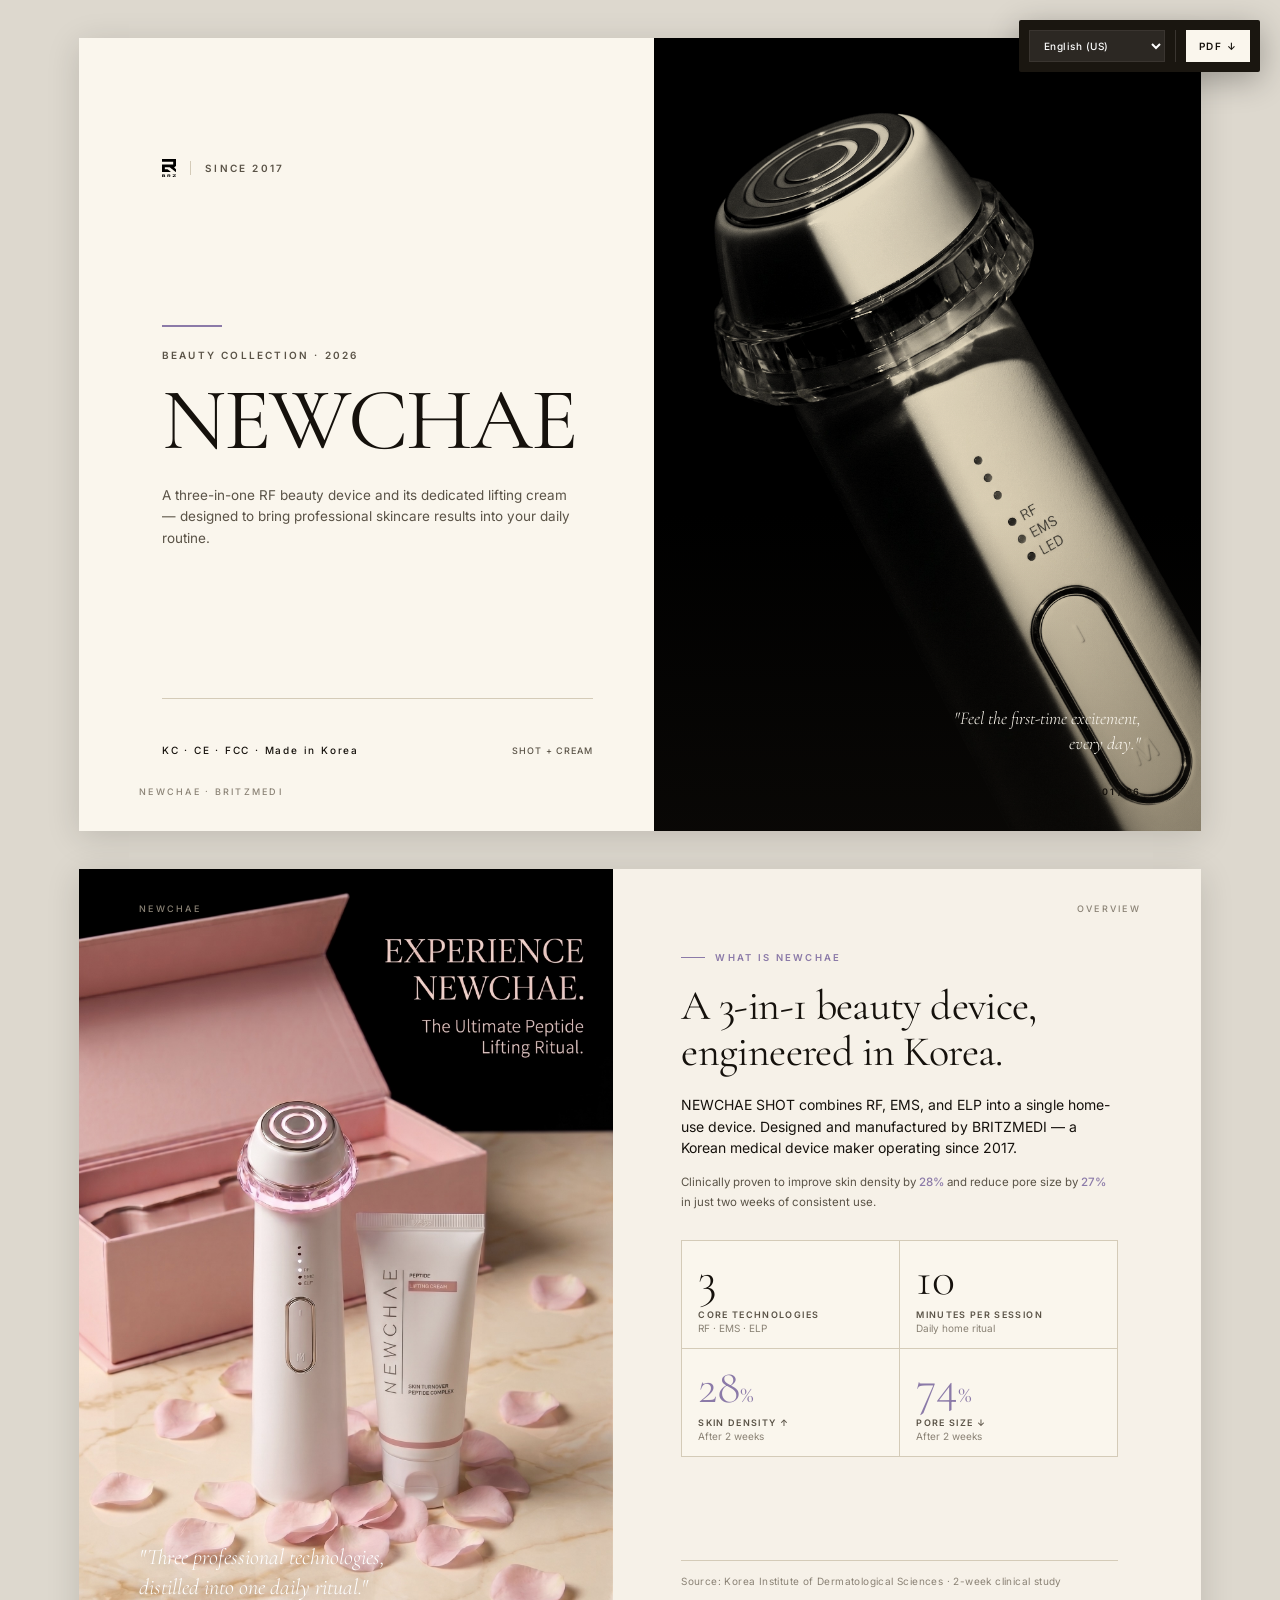
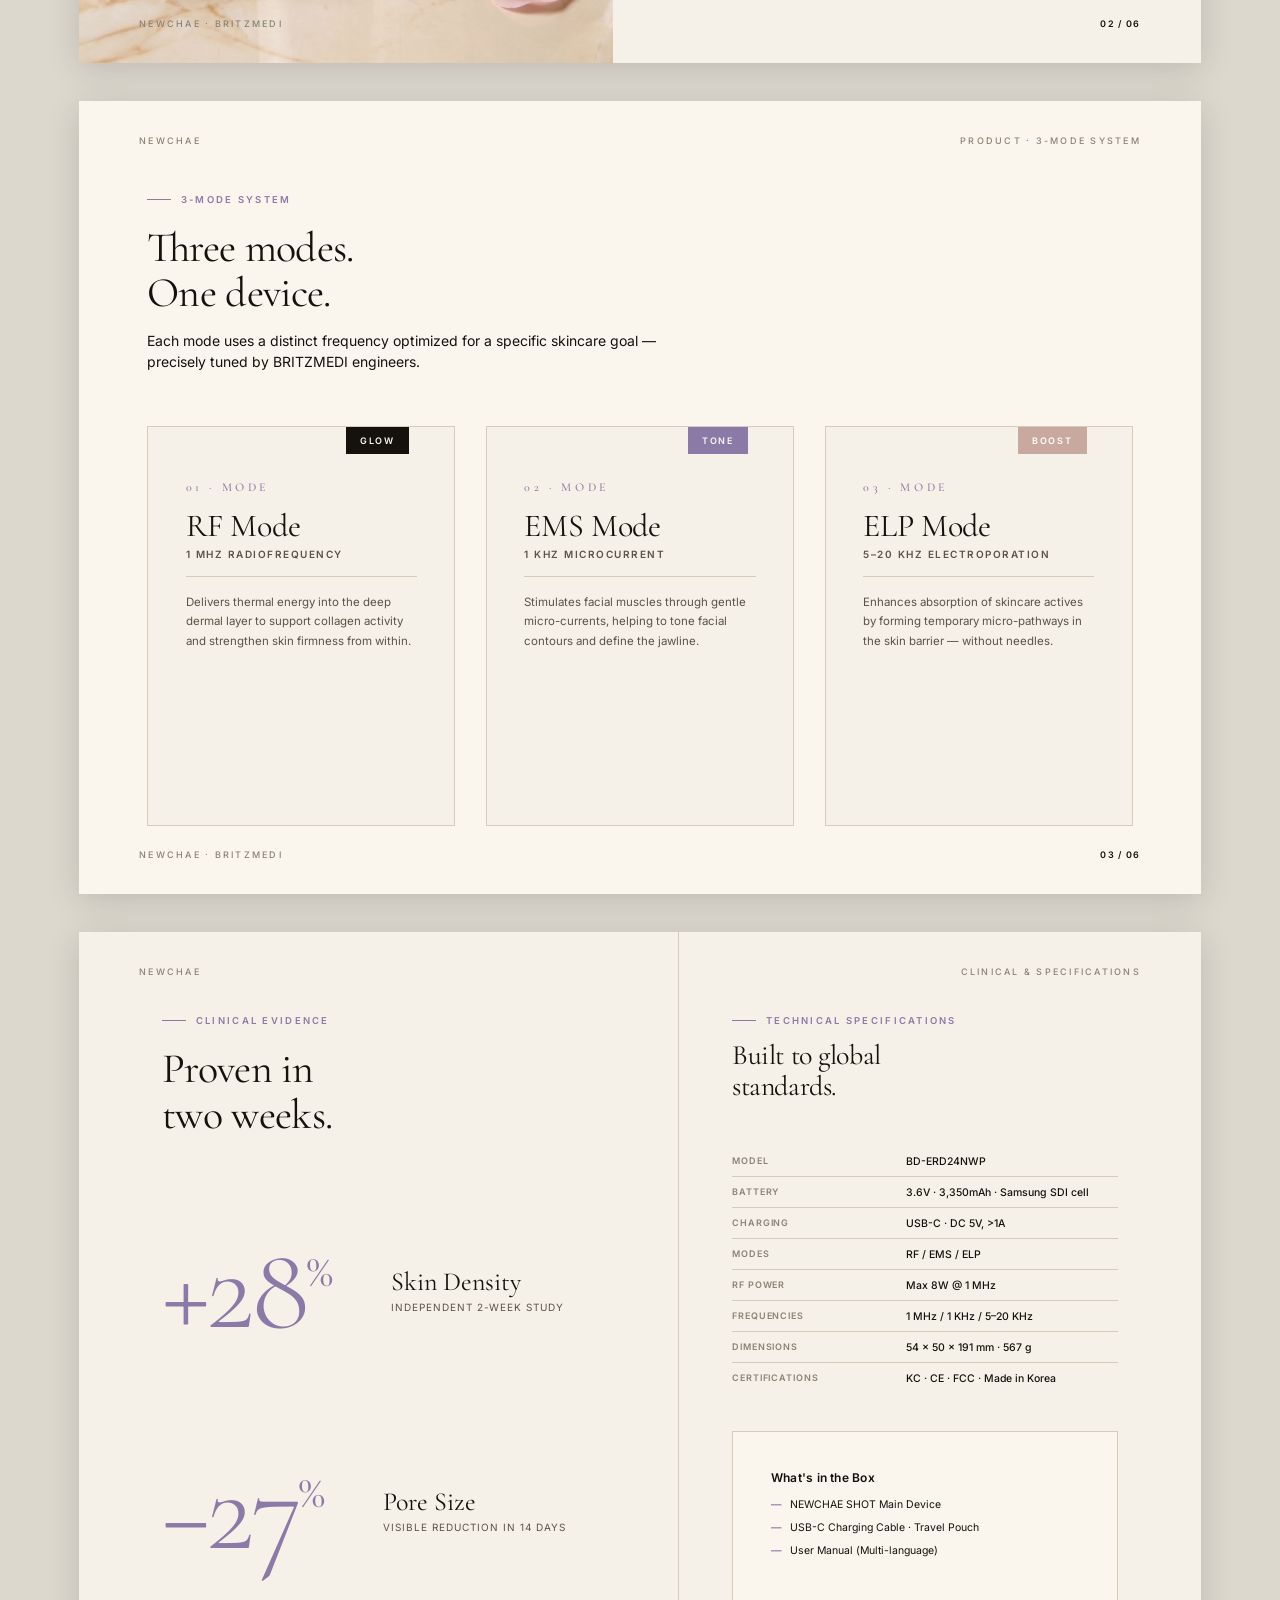
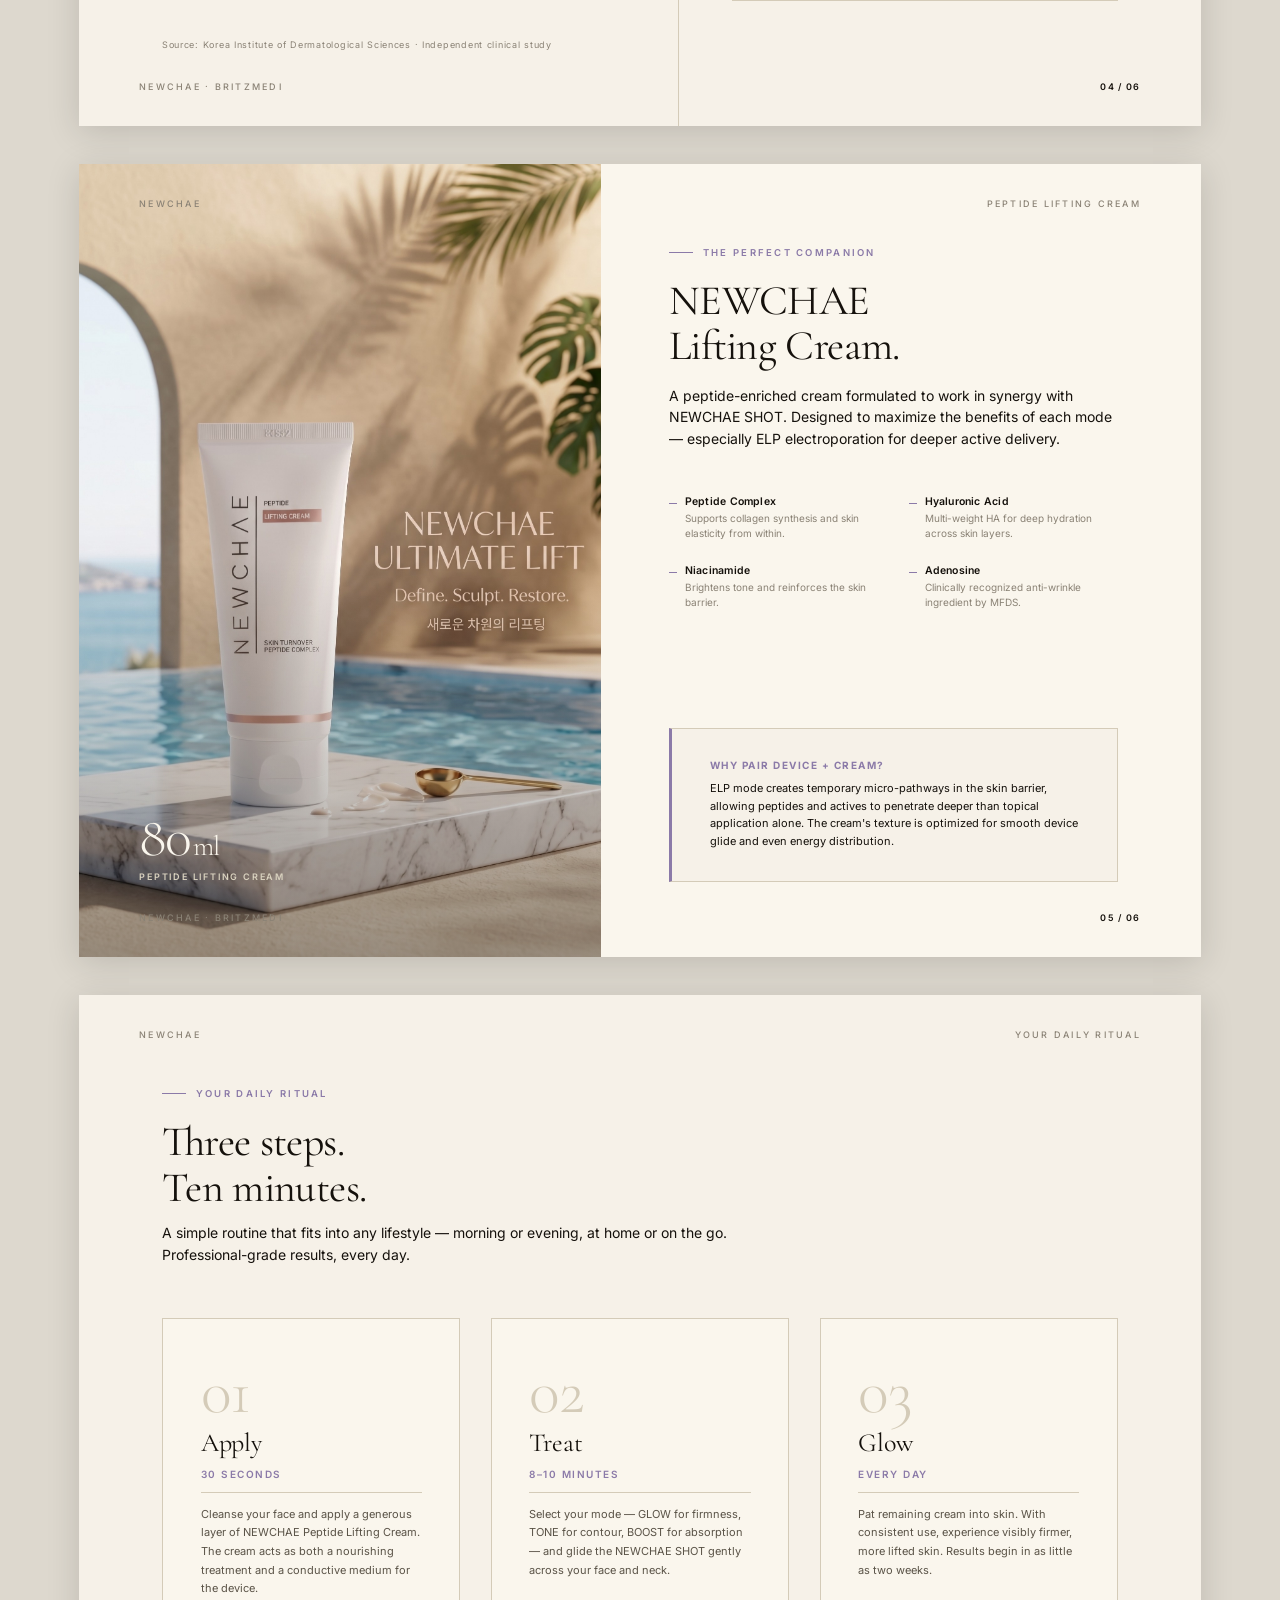
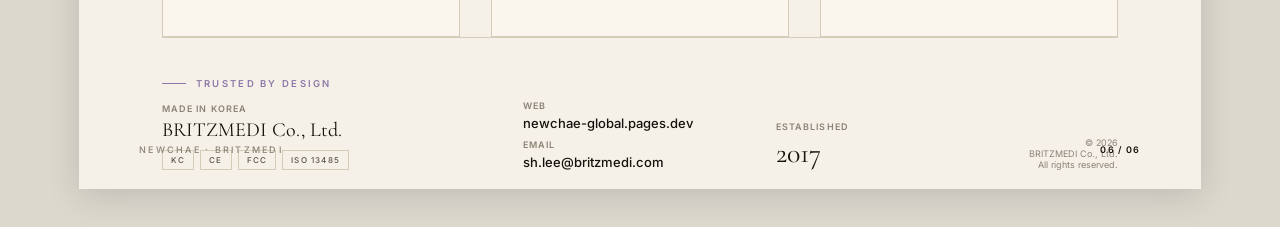
<file: brochure-consumer.html>
<!DOCTYPE html>
<html lang="en">
<head>
<meta charset="UTF-8">
<meta name="viewport" content="width=device-width, initial-scale=1.0">
<title>NEWCHAE — Beauty Collection Brochure</title>
<link href="https://fonts.googleapis.com/css2?family=Cormorant+Garamond:ital,wght@0,300;0,400;0,500;0,600;1,300;1,400&family=Inter:wght@300;400;500;600;700;800&family=Noto+Sans+JP:wght@300;400;500;600&family=Noto+Sans+KR:wght@300;400;500;600&family=Noto+Sans+Thai:wght@300;400;500;600&family=Noto+Serif+JP:wght@300;400;500;600&family=Noto+Serif+KR:wght@300;400;500;600&family=Noto+Serif+Thai:wght@300;400;500;600&display=swap" rel="stylesheet">
<style>
  :root {
    --ivory: #f6f1e8;
    --cream: #faf6ed;
    --sand: #ebe3d1;
    --ink: #15110c;
    --graphite: #5a5347;
    --mute: #8a8275;
    --lilac: #8b7aa8;
    --rose: #c9a8a0;
    --line: #d4cbb8;
    --dark: #1a1610;
  }
  * { box-sizing: border-box; margin: 0; padding: 0; }
  html, body {
    background: #ddd8ce;
    font-family: 'Inter', -apple-system, 'Noto Sans KR', sans-serif;
    color: var(--ink);
    -webkit-font-smoothing: antialiased;
    font-feature-settings: "kern" 1, "liga" 1;
  }
  :lang(ko) body { font-family: 'Noto Sans KR', 'Inter', sans-serif; }

  .page {
    width: 297mm;
    height: 210mm;
    margin: 10mm auto;
    background: var(--cream);
    box-shadow: 0 6px 32px rgba(0,0,0,0.14);
    position: relative;
    overflow: hidden;
    page-break-after: always;
    display: grid;
  }
  .page:last-child { page-break-after: auto; }

  .frame-top, .frame-bot {
    position: absolute; left: 16mm; right: 16mm;
    display: flex; justify-content: space-between; align-items: center;
    font-family: 'Inter', sans-serif;
    font-size: 9px; letter-spacing: 0.25em; text-transform: uppercase;
    color: var(--mute); font-weight: 500;
    z-index: 10;
  }
  .frame-top { top: 9mm; }
  .frame-bot { bottom: 9mm; }
  .frame-bot .num { color: var(--ink); font-weight: 600; letter-spacing: 0.15em; }

  .serif { font-family: 'Cormorant Garamond', 'Noto Serif KR', serif; }
  :lang(ko) .serif { font-family: 'Noto Serif KR', 'Cormorant Garamond', serif; font-weight: 400; }

  h1, h2, h3, h4 { font-weight: 400; letter-spacing: -0.015em; color: var(--ink); }
  .display {
    font-family: 'Cormorant Garamond', 'Noto Serif KR', serif;
    font-size: 88px; line-height: 0.95; font-weight: 400;
    letter-spacing: -0.02em;
  }
  :lang(ko) .display { font-family: 'Noto Serif KR', serif; font-size: 68px; font-weight: 300; line-height: 1.05; }

  h2 {
    font-family: 'Cormorant Garamond', 'Noto Serif KR', serif;
    font-size: 42px; line-height: 1.08; font-weight: 400;
  }
  :lang(ko) h2 { font-family: 'Noto Serif KR', serif; font-size: 34px; font-weight: 400; }

  h3 { font-size: 16px; line-height: 1.3; font-weight: 500; letter-spacing: -0.005em; }
  h4 { font-size: 12px; line-height: 1.3; font-weight: 600; letter-spacing: 0.02em; }

  p { font-size: 11.5px; line-height: 1.7; color: var(--graphite); font-weight: 400; }
  .lead { font-size: 14px; line-height: 1.55; color: var(--ink); font-weight: 400; }

  .eyebrow {
    font-family: 'Inter', sans-serif;
    font-size: 9.5px; font-weight: 600;
    letter-spacing: 0.24em; text-transform: uppercase;
    color: var(--lilac); margin-bottom: 14px;
    display: inline-flex; align-items: center; gap: 10px;
  }
  .eyebrow::before {
    content: ''; width: 24px; height: 1px; background: var(--lilac);
  }
  strong { color: var(--ink); font-weight: 600; }
  .accent { color: var(--lilac); font-weight: 500; }

  .chip {
    display: inline-block;
    padding: 6px 12px;
    border: 1px solid var(--line);
    background: transparent;
    font-size: 9px; font-weight: 500;
    letter-spacing: 0.15em; text-transform: uppercase;
    color: var(--graphite);
    margin-right: 6px;
  }

  /* ============ PAGE 1 — COVER ============ */
  .cover {
    grid-template-columns: 1.05fr 1fr;
    background: var(--cream);
  }
  .cover-left {
    padding: 32mm 16mm 20mm 22mm;
    display: flex; flex-direction: column; justify-content: space-between;
    position: relative; z-index: 2;
  }
  .cover-left .house {
    display: flex; align-items: center; gap: 14px;
    font-family: 'Inter', sans-serif;
    font-size: 10px; font-weight: 600;
    letter-spacing: 0.22em; color: var(--graphite);
  }
  .cover-left .house img { height: 18px; width: auto; display: block; }
  .cover-left .house .divider {
    width: 1px; height: 14px; background: var(--line);
  }
  .cover-title { margin-top: 0; }
  .cover-title .line {
    width: 60px; height: 2px; background: var(--lilac);
    margin-bottom: 22px;
  }
  .cover-title .kicker {
    font-family: 'Inter', sans-serif;
    font-size: 10px; font-weight: 600;
    letter-spacing: 0.22em; text-transform: uppercase;
    color: var(--graphite); margin-bottom: 18px;
  }
  .cover-title h1 { margin-top: 0; }
  .cover-title .shot {
    font-family: 'Cormorant Garamond', 'Noto Serif KR', serif;
    font-style: italic; font-weight: 300;
    color: var(--lilac);
  }
  .cover-title .sub {
    font-size: 13.5px; color: var(--graphite);
    max-width: 110mm; margin-top: 22px; line-height: 1.6;
  }
  .cover-left .meta {
    display: flex; justify-content: space-between; align-items: flex-end;
    padding-top: 12mm; border-top: 1px solid var(--line);
  }
  .cover-left .meta .cert {
    font-family: 'Inter', sans-serif;
    font-size: 10px; font-weight: 500;
    letter-spacing: 0.18em; color: var(--ink);
  }
  .cover-left .meta .model {
    font-family: 'Inter', sans-serif;
    font-size: 9px; font-weight: 500;
    letter-spacing: 0.12em; color: var(--graphite);
    text-transform: uppercase;
  }
  .cover-right {
    background: linear-gradient(135deg, #e8dfc9 0%, #d4c6a8 100%);
    position: relative; overflow: hidden;
  }
  .cover-right img {
    position: absolute; inset: 0;
    width: 100%; height: 100%; object-fit: cover;
    mix-blend-mode: multiply;
    filter: contrast(1.05) saturate(0.9);
  }
  .cover-right::after {
    content: ''; position: absolute; inset: 0;
    background: linear-gradient(180deg, rgba(0,0,0,0) 60%, rgba(26,22,16,0.35) 100%);
  }
  .cover-right .corner-tag {
    position: absolute; bottom: 20mm; right: 16mm; z-index: 2;
    color: #faf6ed;
    font-family: 'Cormorant Garamond', serif;
    font-style: italic; font-weight: 300;
    font-size: 18px; text-align: right;
    max-width: 120mm; line-height: 1.4;
  }
  :lang(ko) .cover-right .corner-tag { font-family: 'Noto Serif KR', serif; font-style: normal; font-size: 14px; }

  /* ============ PAGE 2 — OVERVIEW ============ */
  .overview {
    grid-template-columns: 1fr 1.1fr;
    background: var(--ivory);
  }
  .overview .left-img {
    position: relative; background: var(--sand); overflow: hidden;
  }
  .overview .left-img img {
    width: 100%; height: 100%; object-fit: cover;
    filter: grayscale(0.15) contrast(1.02);
  }
  .overview .left-img .overlay {
    position: absolute; left: 16mm; bottom: 16mm; right: 16mm;
    color: #fff;
    font-family: 'Cormorant Garamond', serif;
    font-style: italic; font-size: 22px; font-weight: 300;
    line-height: 1.35;
    text-shadow: 0 2px 16px rgba(0,0,0,0.4);
  }
  :lang(ko) .overview .left-img .overlay { font-family: 'Noto Serif KR', serif; font-style: normal; font-size: 18px; }
  .overview .right-content {
    padding: 22mm 22mm 20mm 18mm;
    display: flex; flex-direction: column;
  }
  .overview h2 { margin-top: 6px; }
  .overview .intro { margin-top: 20px; max-width: 120mm; }
  .overview .stats {
    display: grid; grid-template-columns: repeat(2, 1fr);
    gap: 1px; background: var(--line);
    margin-top: 28px;
    border: 1px solid var(--line);
  }
  .overview .stat {
    background: var(--cream); padding: 14px 16px;
  }
  .overview .stat .num {
    font-family: 'Cormorant Garamond', serif;
    font-size: 48px; line-height: 1; font-weight: 300; color: var(--ink);
  }
  .overview .stat .num.hi { color: var(--lilac); }
  .overview .stat .lbl {
    font-size: 9px; font-weight: 600;
    letter-spacing: 0.15em; text-transform: uppercase;
    color: var(--graphite); margin-top: 6px;
  }
  .overview .stat .cap { font-size: 10px; color: var(--mute); margin-top: 2px; }
  .overview .footnote {
    margin-top: auto; padding-top: 14px; border-top: 1px solid var(--line);
    font-size: 10px; color: var(--mute); letter-spacing: 0.04em;
  }

  /* ============ PAGE 3 — THREE MODES ============ */
  .modes {
    grid-template-rows: auto 1fr;
    background: var(--cream);
    padding: 22mm 18mm 18mm;
  }
  .modes .head { max-width: 170mm; }
  .modes .head h2 { margin-top: 6px; }
  .modes .head p { margin-top: 14px; max-width: 140mm; }
  .modes .grid {
    display: grid; grid-template-columns: repeat(3, 1fr); gap: 8mm;
    margin-top: 14mm;
  }
  .mode-card {
    background: var(--ivory);
    border: 1px solid var(--line);
    padding: 14mm 10mm 12mm;
    position: relative;
    display: flex; flex-direction: column;
  }
  .mode-card .big-num {
    font-family: 'Cormorant Garamond', serif;
    font-size: 12px; font-weight: 500;
    letter-spacing: 0.3em;
    color: var(--lilac);
    margin-bottom: 16px;
  }
  .mode-card h3 {
    font-family: 'Cormorant Garamond', 'Noto Serif KR', serif;
    font-size: 32px; font-weight: 400; line-height: 1;
    margin-bottom: 6px;
  }
  :lang(ko) .mode-card h3 { font-family: 'Noto Serif KR', serif; font-size: 26px; }
  .mode-card .freq {
    font-family: 'Inter', sans-serif;
    font-size: 10px; font-weight: 600;
    letter-spacing: 0.15em; text-transform: uppercase;
    color: var(--graphite);
    padding-bottom: 16px;
    margin-bottom: 16px;
    border-bottom: 1px solid var(--line);
  }
  .mode-card p { font-size: 11.5px; flex: 1; }
  .mode-card .tag-ribbon {
    position: absolute; top: 0; right: 12mm;
    background: var(--ink); color: var(--cream);
    font-size: 9px; font-weight: 600;
    letter-spacing: 0.2em;
    padding: 8px 14px;
  }
  .mode-card.lilac .tag-ribbon { background: var(--lilac); }
  .mode-card.rose .tag-ribbon { background: var(--rose); color: #fff; }

  /* ============ PAGE 4 — CLINICAL + SPECS ============ */
  .clinical {
    grid-template-columns: 1.15fr 1fr;
    background: var(--ivory);
  }
  .clinical .left {
    padding: 22mm 14mm 20mm 22mm;
    display: flex; flex-direction: column;
    border-right: 1px solid var(--line);
  }
  .clinical .left h2 { margin-top: 6px; }
  .clinical .big-stats {
    display: grid; grid-template-rows: 1fr 1fr;
    margin-top: 16mm; gap: 10mm; flex: 1;
  }
  .clinical .big-stat {
    display: grid; grid-template-columns: auto 1fr;
    align-items: center; gap: 16mm;
  }
  .clinical .big-stat .value {
    font-family: 'Cormorant Garamond', serif;
    font-size: 120px; font-weight: 300; line-height: 0.85;
    color: var(--lilac); letter-spacing: -0.03em;
  }
  .clinical .big-stat .value .sup { font-size: 48px; vertical-align: super; }
  .clinical .big-stat .meta .metric {
    font-family: 'Cormorant Garamond', 'Noto Serif KR', serif;
    font-size: 26px; font-weight: 400; color: var(--ink);
  }
  :lang(ko) .clinical .big-stat .meta .metric { font-family: 'Noto Serif KR', serif; font-size: 22px; }
  .clinical .big-stat .meta .desc {
    font-size: 10px; letter-spacing: 0.1em; text-transform: uppercase;
    color: var(--graphite); margin-top: 4px;
  }
  .clinical .src {
    margin-top: auto; padding-top: 10mm;
    font-size: 9px; color: var(--mute); letter-spacing: 0.08em;
  }
  .clinical .right {
    padding: 22mm 22mm 20mm 14mm;
    display: flex; flex-direction: column;
  }
  .spec-table { width: 100%; border-collapse: collapse; margin-top: 12mm; }
  .spec-table tr { border-bottom: 1px solid var(--line); }
  .spec-table tr:last-child { border-bottom: none; }
  .spec-table td { padding: 8.5px 0; font-size: 10.5px; vertical-align: top; }
  .spec-table td:first-child {
    color: var(--mute); width: 45%;
    font-size: 9px; letter-spacing: 0.1em;
    text-transform: uppercase; font-weight: 600;
    padding-right: 8px;
  }
  .spec-table td:last-child {
    color: var(--ink); font-weight: 500;
    font-family: 'Inter', sans-serif;
  }
  .clinical .right .box {
    margin-top: 10mm; padding: 10mm;
    background: var(--cream); border: 1px solid var(--line);
  }
  .clinical .right .box h4 { margin-bottom: 8px; }
  .clinical .right .box ul { list-style: none; }
  .clinical .right .box li {
    font-size: 10.5px; padding: 5px 0; color: var(--ink);
    display: flex; align-items: center; gap: 8px;
  }
  .clinical .right .box li::before {
    content: '—'; color: var(--lilac); font-weight: 600;
  }

  /* ============ PAGE 5 — NEWCHAE CREAM ============ */
  .cream-page {
    grid-template-columns: 1fr 1.15fr;
    background: var(--cream);
  }
  .cream-page .img-side {
    position: relative; background: var(--sand); overflow: hidden;
  }
  .cream-page .img-side img {
    width: 100%; height: 100%; object-fit: cover;
    filter: contrast(1.02) saturate(0.95);
  }
  .cream-page .img-side::after {
    content: ''; position: absolute; inset: 0;
    background: linear-gradient(180deg, rgba(0,0,0,0) 50%, rgba(21,17,12,0.4) 100%);
    pointer-events: none;
  }
  .cream-page .img-side .vol-tag {
    position: absolute; bottom: 20mm; left: 16mm; z-index: 2;
    color: #faf6ed;
  }
  .cream-page .img-side .vol-tag .vol {
    font-family: 'Cormorant Garamond', serif;
    font-size: 56px; font-weight: 300; line-height: 1;
    letter-spacing: -0.02em;
  }
  .cream-page .img-side .vol-tag .vol-sub {
    font-family: 'Inter', sans-serif;
    font-size: 9px; font-weight: 600;
    letter-spacing: 0.2em; text-transform: uppercase;
    color: #d9d2bf; margin-top: 6px;
  }
  .cream-page .txt {
    padding: 22mm 22mm 20mm 18mm;
    display: flex; flex-direction: column;
  }
  .cream-page .txt h2 { margin-top: 6px; }
  .cream-page .txt .lead { margin-top: 16px; max-width: 130mm; }
  .cream-page .ingredients {
    display: grid; grid-template-columns: 1fr 1fr;
    gap: 6mm 8mm; margin-top: 12mm;
  }
  .cream-page .ingr {
    padding-left: 16px; position: relative;
  }
  .cream-page .ingr::before {
    content: ''; position: absolute; left: 0; top: 8px;
    width: 8px; height: 1px; background: var(--lilac);
  }
  .cream-page .ingr .t {
    font-size: 10.5px; font-weight: 600;
    color: var(--ink); letter-spacing: 0.02em;
    margin-bottom: 3px;
  }
  .cream-page .ingr .d {
    font-size: 10px; color: var(--mute); line-height: 1.5;
  }
  .cream-page .pair-box {
    margin-top: auto; padding: 8mm 10mm;
    background: var(--ivory); border: 1px solid var(--line);
    border-left: 3px solid var(--lilac);
  }
  .cream-page .pair-box h4 {
    font-size: 10px; letter-spacing: 0.15em;
    text-transform: uppercase; color: var(--lilac);
    font-weight: 700; margin-bottom: 8px;
  }
  .cream-page .pair-box p { font-size: 11px; color: var(--ink); line-height: 1.6; }

  /* ============ PAGE 6 — YOUR RITUAL ============ */
  .ritual {
    grid-template-rows: auto 1fr auto;
    background: var(--ivory);
    padding: 22mm 22mm 16mm;
  }
  .ritual .head { max-width: 180mm; }
  .ritual .head h2 { margin-top: 6px; }
  .ritual .head p { margin-top: 12px; max-width: 150mm; }
  .ritual .steps {
    display: grid; grid-template-columns: repeat(3, 1fr);
    gap: 8mm; margin-top: 14mm;
  }
  .step-card {
    background: var(--cream);
    border: 1px solid var(--line);
    padding: 12mm 10mm 10mm;
    position: relative;
    display: flex; flex-direction: column;
  }
  .step-card .step-num {
    font-family: 'Cormorant Garamond', serif;
    font-size: 64px; font-weight: 300; line-height: 0.85;
    color: var(--line); letter-spacing: -0.02em;
    margin-bottom: 10px;
  }
  .step-card h3 {
    font-family: 'Cormorant Garamond', 'Noto Serif KR', serif;
    font-size: 26px; font-weight: 400; line-height: 1.1;
    margin-bottom: 10px;
  }
  :lang(ko) .step-card h3 { font-family: 'Noto Serif KR', serif; font-size: 22px; }
  .step-card .dur {
    font-family: 'Inter', sans-serif;
    font-size: 10px; font-weight: 600;
    letter-spacing: 0.15em; text-transform: uppercase;
    color: var(--lilac);
    padding-bottom: 12px;
    margin-bottom: 12px;
    border-bottom: 1px solid var(--line);
  }
  .step-card p { font-size: 11px; flex: 1; }
  .ritual .foot {
    margin-top: auto;
    border-top: 1px solid var(--line);
    padding-top: 8mm;
    display: grid; grid-template-columns: 1.5fr 1fr 1fr auto;
    gap: 10mm; align-items: end;
  }
  .ritual .foot .lbl {
    font-size: 9px; letter-spacing: 0.12em;
    text-transform: uppercase; color: var(--mute);
    font-weight: 600; margin-bottom: 4px;
  }
  .ritual .foot .val {
    font-size: 13px; color: var(--ink); font-weight: 500;
    font-family: 'Inter', sans-serif;
  }
  .ritual .foot .val.serif {
    font-family: 'Cormorant Garamond', 'Noto Serif KR', serif;
    font-size: 20px; font-weight: 400;
  }
  :lang(ko) .ritual .foot .val.serif { font-family: 'Noto Serif KR', serif; font-size: 16px; }
  .ritual .foot .copy { font-size: 9px; color: var(--mute); text-align: right; }
  .ritual .certs-inline {
    display: flex; gap: 6px; flex-wrap: wrap; margin-top: 8px;
  }
  .ritual .certs-inline .chip {
    padding: 4px 8px; font-size: 8px; margin-right: 0;
  }

  /* ============ Controls + Print ============ */
  .controls {
    position: fixed; top: 20px; right: 20px; z-index: 1000;
    background: var(--dark); color: #fff; padding: 10px;
    display: flex; gap: 6px; border-radius: 2px;
    box-shadow: 0 8px 32px rgba(0,0,0,0.3);
    font-family: 'Inter', sans-serif;
  }
  .controls select {
    background: rgba(255,255,255,0.08); border: 1px solid #3a3530;
    color: #fff; padding: 8px 10px; font-size: 10px;
    letter-spacing: 0.05em; cursor: pointer; font-weight: 500;
    font-family: inherit; outline: none;
  }
  .controls select option { background: #2a2520; color: #fff; }
  .controls button {
    background: transparent; color: #fff;
    border: 1px solid #3a3530;
    padding: 8px 12px; font-size: 10px;
    letter-spacing: 0.15em; cursor: pointer;
    font-weight: 600; text-transform: uppercase;
    font-family: inherit;
  }
  .controls .sep { width: 1px; background: #3a3530; margin: 0 4px; }
  .controls .print-btn { background: var(--cream); color: var(--ink); border-color: var(--cream); }
  .controls .print-btn:hover { background: #fff; }

  /* Japanese overrides */
  :lang(ja) body { font-family: 'Noto Sans JP', 'Inter', sans-serif; }
  :lang(ja) .serif { font-family: 'Noto Serif JP', 'Cormorant Garamond', serif; font-weight: 400; }
  :lang(ja) .display { font-family: 'Noto Serif JP', serif; font-size: 64px; font-weight: 300; line-height: 1.1; }
  :lang(ja) h2 { font-family: 'Noto Serif JP', serif; font-size: 32px; font-weight: 400; }
  :lang(ja) .cover-right .corner-tag { font-family: 'Noto Serif JP', serif; font-style: normal; font-size: 14px; }
  :lang(ja) .overview .left-img .overlay { font-family: 'Noto Serif JP', serif; font-style: normal; font-size: 18px; }
  :lang(ja) .mode-card h3 { font-family: 'Noto Serif JP', serif; font-size: 26px; }
  :lang(ja) .clinical .big-stat .meta .metric { font-family: 'Noto Serif JP', serif; font-size: 22px; }
  :lang(ja) .step-card h3 { font-family: 'Noto Serif JP', serif; font-size: 22px; }
  :lang(ja) .ritual .foot .val.serif { font-family: 'Noto Serif JP', serif; font-size: 16px; }

  /* Thai overrides */
  :lang(th) body { font-family: 'Noto Sans Thai', 'Inter', sans-serif; }
  :lang(th) .serif { font-family: 'Noto Serif Thai', 'Cormorant Garamond', serif; font-weight: 400; }
  :lang(th) .display { font-family: 'Noto Serif Thai', serif; font-size: 58px; font-weight: 400; line-height: 1.15; }
  :lang(th) h2 { font-family: 'Noto Serif Thai', serif; font-size: 30px; font-weight: 400; }
  :lang(th) .cover-right .corner-tag { font-family: 'Noto Serif Thai', serif; font-style: normal; font-size: 14px; }
  :lang(th) .overview .left-img .overlay { font-family: 'Noto Serif Thai', serif; font-style: normal; font-size: 17px; line-height: 1.5; }
  :lang(th) .mode-card h3 { font-family: 'Noto Serif Thai', serif; font-size: 24px; }
  :lang(th) .clinical .big-stat .meta .metric { font-family: 'Noto Serif Thai', serif; font-size: 20px; }
  :lang(th) .step-card h3 { font-family: 'Noto Serif Thai', serif; font-size: 20px; }
  :lang(th) .ritual .foot .val.serif { font-family: 'Noto Serif Thai', serif; font-size: 15px; }

  @page { size: A4 landscape; margin: 0; }
  @media print {
    html, body { background: #fff; }
    .controls { display: none !important; }
    .page {
      margin: 0; box-shadow: none;
      width: 297mm; height: 210mm;
      page-break-after: always;
    }
    .page:last-child { page-break-after: auto; }
  }
</style>
</head>
<body>

<div class="controls" id="controls">
  <select id="lang-select" onchange="setLang(this.value)">
    <option value="en">English (US)</option>
    <option value="en_gb">English (UK)</option>
    <option value="ko">한국어</option>
    <option value="ru">Русский</option>
    <option value="fr">Français</option>
    <option value="ja">日本語</option>
    <option value="zh">中文</option>
    <option value="th">ภาษาไทย</option>
    <option value="vi">Tiếng Việt</option>
    <option value="id">Bahasa Indonesia</option>
    <option value="es">Español (MX)</option>
    <option value="pt">Português (BR)</option>
  </select>
  <div class="sep"></div>
  <button class="print-btn" onclick="window.print()">PDF ↓</button>
</div>

<!-- ================== PAGE 1 — COVER ================== -->
<section class="page cover">
  <div class="cover-left">
    <div class="house">
      <img src="images/BRITZMEDI_LOGO_black.svg" alt="BRITZMEDI">
      <span class="divider"></span>
      <span>SINCE 2017</span>
    </div>

    <div class="cover-title">
      <div class="line"></div>
      <div class="kicker" data-i18n="cover.kicker">Beauty Collection · 2026</div>
      <h1 class="display">NEWCHAE</h1>
      <p class="sub" data-i18n="cover.sub">A three-in-one RF beauty device and its dedicated lifting cream — designed to bring professional skincare results into your daily routine.</p>
    </div>

    <div class="meta">
      <div class="cert">KC · CE · FCC · Made in Korea</div>
      <div class="model">SHOT + CREAM</div>
    </div>
  </div>
  <div class="cover-right">
    <img src="images/newchea black and white2.png" alt="NEWCHAE SHOT">
    <div class="corner-tag" data-i18n="cover.quote">"Feel the first-time excitement,<br>every day."</div>
  </div>
  <div class="frame-bot">
    <span data-i18n="frame.brand">NEWCHAE · BRITZMEDI</span>
    <span class="num">01 / 06</span>
  </div>
</section>

<!-- ================== PAGE 2 — OVERVIEW ================== -->
<section class="page overview">
  <div class="left-img">
    <img src="images/newchea flower and cream.png" alt="NEWCHAE lifestyle">
    <div class="overlay" data-i18n="p2.overlay">"Three professional technologies,<br>distilled into one daily ritual."</div>
  </div>
  <div class="right-content">
    <div class="eyebrow" data-i18n="p2.eyebrow">What is NEWCHAE</div>
    <h2 data-i18n="p2.h2">A 3-in-1 beauty device,<br>engineered in Korea.</h2>
    <p class="lead intro" data-i18n="p2.lead">NEWCHAE SHOT combines RF, EMS, and ELP into a single home-use device. Designed and manufactured by BRITZMEDI — a Korean medical device maker operating since 2017.</p>
    <p style="margin-top: 14px; max-width: 120mm;" data-i18n="p2.body">Clinically proven to improve skin density by <strong class="accent">28%</strong> and reduce pore size by <strong class="accent">27%</strong> in just two weeks of consistent use.</p>

    <div class="stats">
      <div class="stat">
        <div class="num">3</div>
        <div class="lbl" data-i18n="p2.s1">Core Technologies</div>
        <div class="cap">RF · EMS · ELP</div>
      </div>
      <div class="stat">
        <div class="num">10</div>
        <div class="lbl" data-i18n="p2.s2">Minutes per Session</div>
        <div class="cap" data-i18n="p2.s2c">Daily home ritual</div>
      </div>
      <div class="stat">
        <div class="num hi">28<span style="font-size: 24px;">%</span></div>
        <div class="lbl" data-i18n="p2.s3">Skin Density ↑</div>
        <div class="cap" data-i18n="p2.s3c">After 2 weeks</div>
      </div>
      <div class="stat">
        <div class="num hi">74<span style="font-size: 24px;">%</span></div>
        <div class="lbl" data-i18n="p2.s4">Pore Size ↓</div>
        <div class="cap" data-i18n="p2.s4c">After 2 weeks</div>
      </div>
    </div>

    <div class="footnote" data-i18n="p2.src">Source: Korea Institute of Dermatological Sciences · 2-week clinical study</div>
  </div>
  <div class="frame-top">
    <span>NEWCHAE</span>
    <span data-i18n="nav.overview">OVERVIEW</span>
  </div>
  <div class="frame-bot">
    <span data-i18n="frame.brand">NEWCHAE · BRITZMEDI</span>
    <span class="num">02 / 06</span>
  </div>
</section>

<!-- ================== PAGE 3 — THREE MODES ================== -->
<section class="page modes">
  <div class="head">
    <div class="eyebrow" data-i18n="p3.eyebrow">3-Mode System</div>
    <h2 data-i18n="p3.h2">Three modes.<br>One device.</h2>
    <p class="lead" data-i18n="p3.lead">Each mode uses a distinct frequency optimized for a specific skincare goal — precisely tuned by BRITZMEDI engineers.</p>
  </div>

  <div class="grid">
    <div class="mode-card">
      <div class="tag-ribbon">GLOW</div>
      <div class="big-num">01 · MODE</div>
      <h3 data-i18n="p3.m1.h">RF Mode</h3>
      <div class="freq">1 MHz Radiofrequency</div>
      <p data-i18n="p3.m1.p">Delivers thermal energy into the deep dermal layer to support collagen activity and strengthen skin firmness from within.</p>
    </div>
    <div class="mode-card lilac">
      <div class="tag-ribbon">TONE</div>
      <div class="big-num">02 · MODE</div>
      <h3 data-i18n="p3.m2.h">EMS Mode</h3>
      <div class="freq">1 KHz Microcurrent</div>
      <p data-i18n="p3.m2.p">Stimulates facial muscles through gentle micro-currents, helping to tone facial contours and define the jawline.</p>
    </div>
    <div class="mode-card rose">
      <div class="tag-ribbon">BOOST</div>
      <div class="big-num">03 · MODE</div>
      <h3 data-i18n="p3.m3.h">ELP Mode</h3>
      <div class="freq">5–20 KHz Electroporation</div>
      <p data-i18n="p3.m3.p">Enhances absorption of skincare actives by forming temporary micro-pathways in the skin barrier — without needles.</p>
    </div>
  </div>

  <div class="frame-top">
    <span>NEWCHAE</span>
    <span data-i18n="nav.product">PRODUCT · 3-MODE SYSTEM</span>
  </div>
  <div class="frame-bot">
    <span data-i18n="frame.brand">NEWCHAE · BRITZMEDI</span>
    <span class="num">03 / 06</span>
  </div>
</section>

<!-- ================== PAGE 4 — CLINICAL + SPECS ================== -->
<section class="page clinical">
  <div class="left">
    <div class="eyebrow" data-i18n="p4.eyebrow">Clinical Evidence</div>
    <h2 data-i18n="p4.h2">Proven in<br>two weeks.</h2>
    <div class="big-stats">
      <div class="big-stat">
        <div class="value">+28<span class="sup">%</span></div>
        <div class="meta">
          <div class="metric" data-i18n="p4.c1.h">Skin Density</div>
          <div class="desc" data-i18n="p4.c1.d">Independent 2-Week Study</div>
        </div>
      </div>
      <div class="big-stat">
        <div class="value">−27<span class="sup">%</span></div>
        <div class="meta">
          <div class="metric" data-i18n="p4.c2.h">Pore Size</div>
          <div class="desc" data-i18n="p4.c2.d">Visible Reduction in 14 Days</div>
        </div>
      </div>
    </div>
    <div class="src" data-i18n="p4.src">Source: Korea Institute of Dermatological Sciences · Independent clinical study</div>
  </div>
  <div class="right">
    <div class="eyebrow" data-i18n="p4.eyebrow2">Technical Specifications</div>
    <h2 style="font-size: 28px;" data-i18n="p4.h2b">Built to global<br>standards.</h2>
    <table class="spec-table">
      <tr><td data-i18n="spec.model">Model</td><td>BD-ERD24NWP</td></tr>
      <tr><td data-i18n="spec.battery">Battery</td><td>3.6V · 3,350mAh · Samsung SDI cell</td></tr>
      <tr><td data-i18n="spec.charging">Charging</td><td>USB-C · DC 5V, &gt;1A</td></tr>
      <tr><td data-i18n="spec.modes">Modes</td><td>RF / EMS / ELP</td></tr>
      <tr><td data-i18n="spec.rfpower">RF Power</td><td>Max 8W @ 1 MHz</td></tr>
      <tr><td data-i18n="spec.freq">Frequencies</td><td>1 MHz / 1 KHz / 5–20 KHz</td></tr>
      <tr><td data-i18n="spec.dim">Dimensions</td><td>54 × 50 × 191 mm · 567 g</td></tr>
      <tr><td data-i18n="spec.cert">Certifications</td><td>KC · CE · FCC · Made in Korea</td></tr>
    </table>

    <div class="box">
      <h4 data-i18n="p4.box">What's in the Box</h4>
      <ul>
        <li data-i18n="p4.b1">NEWCHAE SHOT Main Device</li>
        <li data-i18n="p4.b2">USB-C Charging Cable · Travel Pouch</li>
        <li data-i18n="p4.b3">User Manual (Multi-language)</li>
      </ul>
    </div>
  </div>
  <div class="frame-top">
    <span>NEWCHAE</span>
    <span data-i18n="nav.specs">CLINICAL & SPECIFICATIONS</span>
  </div>
  <div class="frame-bot">
    <span data-i18n="frame.brand">NEWCHAE · BRITZMEDI</span>
    <span class="num">04 / 06</span>
  </div>
</section>

<!-- ================== PAGE 5 — NEWCHAE CREAM ================== -->
<section class="page cream-page">
  <div class="img-side">
    <img src="images/newchea cream summer.png" alt="NEWCHAE Peptide Lifting Cream">
    <div class="vol-tag">
      <div class="vol">80<span style="font-size: 28px; margin-left: 2px;">ml</span></div>
      <div class="vol-sub" data-i18n="p5.vol_sub">Peptide Lifting Cream</div>
    </div>
  </div>
  <div class="txt">
    <div class="eyebrow" data-i18n="p5.eyebrow">The Perfect Companion</div>
    <h2 data-i18n="p5.h2">NEWCHAE<br>Lifting Cream.</h2>
    <p class="lead" data-i18n="p5.lead">A peptide-enriched cream formulated to work in synergy with NEWCHAE SHOT. Designed to maximize the benefits of each mode — especially ELP electroporation for deeper active delivery.</p>

    <div class="ingredients">
      <div class="ingr">
        <div class="t" data-i18n="p5.i1.t">Peptide Complex</div>
        <div class="d" data-i18n="p5.i1.d">Supports collagen synthesis and skin elasticity from within.</div>
      </div>
      <div class="ingr">
        <div class="t" data-i18n="p5.i2.t">Hyaluronic Acid</div>
        <div class="d" data-i18n="p5.i2.d">Multi-weight HA for deep hydration across skin layers.</div>
      </div>
      <div class="ingr">
        <div class="t" data-i18n="p5.i3.t">Niacinamide</div>
        <div class="d" data-i18n="p5.i3.d">Brightens tone and reinforces the skin barrier.</div>
      </div>
      <div class="ingr">
        <div class="t" data-i18n="p5.i4.t">Adenosine</div>
        <div class="d" data-i18n="p5.i4.d">Clinically recognized anti-wrinkle ingredient by MFDS.</div>
      </div>
    </div>

    <div class="pair-box">
      <h4 data-i18n="p5.pair">Why Pair Device + Cream?</h4>
      <p data-i18n="p5.pair_p">ELP mode creates temporary micro-pathways in the skin barrier, allowing peptides and actives to penetrate deeper than topical application alone. The cream's texture is optimized for smooth device glide and even energy distribution.</p>
    </div>
  </div>
  <div class="frame-top">
    <span>NEWCHAE</span>
    <span data-i18n="nav.cream">PEPTIDE LIFTING CREAM</span>
  </div>
  <div class="frame-bot">
    <span data-i18n="frame.brand">NEWCHAE · BRITZMEDI</span>
    <span class="num">05 / 06</span>
  </div>
</section>

<!-- ================== PAGE 6 — YOUR RITUAL ================== -->
<section class="page ritual">
  <div class="head">
    <div class="eyebrow" data-i18n="p6.eyebrow">Your Daily Ritual</div>
    <h2 data-i18n="p6.h2">Three steps.<br>Ten minutes.</h2>
    <p class="lead" data-i18n="p6.lead">A simple routine that fits into any lifestyle — morning or evening, at home or on the go. Professional-grade results, every day.</p>
  </div>

  <div class="steps">
    <div class="step-card">
      <div class="step-num">01</div>
      <h3 data-i18n="p6.s1.h">Apply</h3>
      <div class="dur" data-i18n="p6.s1.dur">30 SECONDS</div>
      <p data-i18n="p6.s1.p">Cleanse your face and apply a generous layer of NEWCHAE Peptide Lifting Cream. The cream acts as both a nourishing treatment and a conductive medium for the device.</p>
    </div>
    <div class="step-card">
      <div class="step-num">02</div>
      <h3 data-i18n="p6.s2.h">Treat</h3>
      <div class="dur" data-i18n="p6.s2.dur">8–10 MINUTES</div>
      <p data-i18n="p6.s2.p">Select your mode — GLOW for firmness, TONE for contour, BOOST for absorption — and glide the NEWCHAE SHOT gently across your face and neck.</p>
    </div>
    <div class="step-card">
      <div class="step-num">03</div>
      <h3 data-i18n="p6.s3.h">Glow</h3>
      <div class="dur" data-i18n="p6.s3.dur">EVERY DAY</div>
      <p data-i18n="p6.s3.p">Pat remaining cream into skin. With consistent use, experience visibly firmer, more lifted skin. Results begin in as little as two weeks.</p>
    </div>
  </div>

  <div class="foot">
    <div>
      <div class="eyebrow" data-i18n="p6.trust">Trusted by Design</div>
      <div class="lbl" data-i18n="p6.made">Made in Korea</div>
      <div class="val serif">BRITZMEDI Co., Ltd.</div>
      <div class="certs-inline">
        <span class="chip">KC</span>
        <span class="chip">CE</span>
        <span class="chip">FCC</span>
        <span class="chip">ISO 13485</span>
      </div>
    </div>
    <div>
      <div class="lbl" data-i18n="p6.web_lbl">Web</div>
      <div class="val">newchae-global.pages.dev</div>
      <div class="lbl" style="margin-top: 8px;" data-i18n="p6.email_lbl">Email</div>
      <div class="val">sh.lee@britzmedi.com</div>
    </div>
    <div>
      <div class="lbl" data-i18n="p6.year">Established</div>
      <div class="val serif" style="font-size: 28px;">2017</div>
    </div>
    <div class="copy">© 2026<br>BRITZMEDI Co., Ltd.<br>All rights reserved.</div>
  </div>

  <div class="frame-top">
    <span>NEWCHAE</span>
    <span data-i18n="nav.ritual">YOUR DAILY RITUAL</span>
  </div>
  <div class="frame-bot">
    <span data-i18n="frame.brand">NEWCHAE · BRITZMEDI</span>
    <span class="num">06 / 06</span>
  </div>
</section>

<script>
const DICT = {
  en: {
    "frame.brand": "NEWCHAE · BRITZMEDI",
    "nav.overview": "OVERVIEW", "nav.product": "PRODUCT · 3-MODE SYSTEM",
    "nav.specs": "CLINICAL & SPECIFICATIONS", "nav.cream": "PEPTIDE LIFTING CREAM",
    "nav.ritual": "YOUR DAILY RITUAL",

    "cover.kicker": "Beauty Collection · 2026",
    "cover.sub": "A three-in-one RF beauty device and its dedicated lifting cream — designed to bring professional skincare results into your daily routine.",
    "cover.quote": "\"Feel the first-time excitement,<br>every day.\"",

    "p2.eyebrow": "What is NEWCHAE",
    "p2.overlay": "\"Three professional technologies,<br>distilled into one daily ritual.\"",
    "p2.h2": "A 3-in-1 beauty device,<br>engineered in Korea.",
    "p2.lead": "NEWCHAE SHOT combines RF, EMS, and ELP into a single home-use device. Designed and manufactured by BRITZMEDI — a Korean medical device maker operating since 2017.",
    "p2.body": "Clinically proven to improve skin density by <strong class=\"accent\">28%</strong> and reduce pore size by <strong class=\\"accent\\">27%</strong> in just two weeks of consistent use.",
    "p2.s1": "Core Technologies",
    "p2.s2": "Minutes per Session", "p2.s2c": "Daily home ritual",
    "p2.s3": "Skin Density ↑", "p2.s3c": "After 2 weeks",
    "p2.s4": "Pore Size ↓", "p2.s4c": "After 2 weeks",
    "p2.src": "Source: Korea Institute of Dermatological Sciences · 2-week clinical study",

    "p3.eyebrow": "3-Mode System",
    "p3.h2": "Three modes.<br>One device.",
    "p3.lead": "Each mode uses a distinct frequency optimized for a specific skincare goal — precisely tuned by BRITZMEDI engineers.",
    "p3.m1.h": "RF Mode",
    "p3.m1.p": "Delivers thermal energy into the deep dermal layer to support collagen activity and strengthen skin firmness from within.",
    "p3.m2.h": "EMS Mode",
    "p3.m2.p": "Stimulates facial muscles through gentle micro-currents, helping to tone facial contours and define the jawline.",
    "p3.m3.h": "ELP Mode",
    "p3.m3.p": "Enhances absorption of skincare actives by forming temporary micro-pathways in the skin barrier — without needles.",

    "p4.eyebrow": "Clinical Evidence",
    "p4.h2": "Proven in<br>two weeks.",
    "p4.c1.h": "Skin Density", "p4.c1.d": "Independent 2-Week Study",
    "p4.c2.h": "Pore Size", "p4.c2.d": "Visible Reduction in 14 Days",
    "p4.src": "Source: Korea Institute of Dermatological Sciences · Independent clinical study",
    "p4.eyebrow2": "Technical Specifications",
    "p4.h2b": "Built to global<br>standards.",
    "spec.model": "Model", "spec.battery": "Battery", "spec.charging": "Charging",
    "spec.modes": "Modes", "spec.rfpower": "RF Power", "spec.freq": "Frequencies",
    "spec.dim": "Dimensions / Weight", "spec.cert": "Certifications",
    "p4.box": "What's in the Box",
    "p4.b1": "NEWCHAE SHOT Main Device",
    "p4.b2": "USB-C Charging Cable · Travel Pouch",
    "p4.b3": "User Manual (Multi-language)",

    "p5.eyebrow": "The Perfect Companion",
    "p5.vol_sub": "Peptide Lifting Cream",
    "p5.h2": "NEWCHAE<br>Lifting Cream.",
    "p5.lead": "A peptide-enriched cream formulated to work in synergy with NEWCHAE SHOT. Designed to maximize the benefits of each mode — especially ELP electroporation for deeper active delivery.",
    "p5.i1.t": "Peptide Complex",
    "p5.i1.d": "Supports collagen synthesis and skin elasticity from within.",
    "p5.i2.t": "Hyaluronic Acid",
    "p5.i2.d": "Multi-weight HA for deep hydration across skin layers.",
    "p5.i3.t": "Niacinamide",
    "p5.i3.d": "Brightens tone and reinforces the skin barrier.",
    "p5.i4.t": "Adenosine",
    "p5.i4.d": "Clinically recognized anti-wrinkle ingredient by MFDS.",
    "p5.pair": "Why Pair Device + Cream?",
    "p5.pair_p": "ELP mode creates temporary micro-pathways in the skin barrier, allowing peptides and actives to penetrate deeper than topical application alone. The cream's texture is optimized for smooth device glide and even energy distribution.",

    "p6.eyebrow": "Your Daily Ritual",
    "p6.h2": "Three steps.<br>Ten minutes.",
    "p6.lead": "A simple routine that fits into any lifestyle — morning or evening, at home or on the go. Professional-grade results, every day.",
    "p6.s1.h": "Apply", "p6.s1.dur": "1 MINUTE",
    "p6.s1.p": "Cleanse your face and apply a generous layer of NEWCHAE Peptide Lifting Cream. The cream acts as both a nourishing treatment and a conductive medium for the device.",
    "p6.s2.h": "Treat", "p6.s2.dur": "8–10 MINUTES",
    "p6.s2.p": "Select your mode — GLOW for firmness, TONE for contour, BOOST for absorption — and glide the NEWCHAE SHOT gently across your face and neck.",
    "p6.s3.h": "Glow", "p6.s3.dur": "EVERY DAY",
    "p6.s3.p": "Pat remaining cream into skin. With consistent use, experience visibly firmer, more lifted skin. Results begin in as little as two weeks.",
    "p6.trust": "Trusted by Design",
    "p6.made": "Made in Korea",
    "p6.web_lbl": "Web", "p6.email_lbl": "Email",
    "p6.year": "Established"
  },
  en_gb: {
    "frame.brand": "NEWCHAE · BRITZMEDI",
    "nav.overview": "OVERVIEW", "nav.product": "PRODUCT · 3-MODE SYSTEM",
    "nav.specs": "CLINICAL & SPECIFICATIONS", "nav.cream": "PEPTIDE LIFTING CREAM",
    "nav.ritual": "YOUR DAILY RITUAL",

    "cover.kicker": "Beauty Collection · 2026",
    "cover.sub": "A three-in-one RF beauty device and its dedicated lifting cream — designed to bring professional skincare results into your daily routine.",
    "cover.quote": "\"Feel the first-time excitement,<br>every day.\"",

    "p2.eyebrow": "What is NEWCHAE",
    "p2.overlay": "\"Three professional technologies,<br>distilled into one daily ritual.\"",
    "p2.h2": "A 3-in-1 beauty device,<br>engineered in Korea.",
    "p2.lead": "NEWCHAE SHOT combines RF, EMS, and ELP into a single home-use device. Designed and manufactured by BRITZMEDI — a Korean medical device company established in 2017.",
    "p2.body": "Clinically demonstrated to improve skin density by <strong class=\"accent\">28%</strong> and reduce pore size by <strong class=\\"accent\\">27%</strong> in just a fortnight of consistent use.",
    "p2.s1": "Core Technologies",
    "p2.s2": "Minutes per Session", "p2.s2c": "Daily home ritual",
    "p2.s3": "Skin Density ↑", "p2.s3c": "After 2 weeks",
    "p2.s4": "Pore Size ↓", "p2.s4c": "After 2 weeks",
    "p2.src": "Source: Korea Institute of Dermatological Sciences · 2-week clinical study",

    "p3.eyebrow": "3-Mode System",
    "p3.h2": "Three modes.<br>One device.",
    "p3.lead": "Each mode utilises a distinct frequency optimised for a specific skincare goal — precisely calibrated by BRITZMEDI engineers.",
    "p3.m1.h": "RF Mode",
    "p3.m1.p": "Delivers thermal energy into the deep dermal layer to support collagen activity and strengthen skin firmness from within.",
    "p3.m2.h": "EMS Mode",
    "p3.m2.p": "Stimulates facial muscles through gentle micro-currents, helping to tone facial contours and define the jawline.",
    "p3.m3.h": "ELP Mode",
    "p3.m3.p": "Enhances absorption of skincare actives by forming temporary micro-pathways in the skin barrier — without needles.",

    "p4.eyebrow": "Clinical Evidence",
    "p4.h2": "Demonstrated in<br>a fortnight.",
    "p4.c1.h": "Skin Density", "p4.c1.d": "Independent 2-Week Study",
    "p4.c2.h": "Pore Size", "p4.c2.d": "Visible Reduction in 14 Days",
    "p4.src": "Source: Korea Institute of Dermatological Sciences · Independent clinical study",
    "p4.eyebrow2": "Technical Specifications",
    "p4.h2b": "Built to global<br>standards.",
    "spec.model": "Model", "spec.battery": "Battery", "spec.charging": "Charging",
    "spec.modes": "Modes", "spec.rfpower": "RF Power", "spec.freq": "Frequencies",
    "spec.dim": "Dimensions / Weight", "spec.cert": "Certifications",
    "p4.box": "What's in the Box",
    "p4.b1": "NEWCHAE SHOT Main Device",
    "p4.b2": "USB-C Charging Cable · Travel Pouch",
    "p4.b3": "User Manual (Multi-language)",

    "p5.eyebrow": "The Perfect Companion",
    "p5.vol_sub": "Peptide Lifting Cream",
    "p5.h2": "NEWCHAE<br>Lifting Cream.",
    "p5.lead": "A peptide-enriched cream specially formulated to work in synergy with NEWCHAE SHOT. Designed to maximise the benefits of each mode — particularly ELP electroporation for deeper active delivery.",
    "p5.i1.t": "Peptide Complex",
    "p5.i1.d": "Supports collagen synthesis and skin elasticity from within.",
    "p5.i2.t": "Hyaluronic Acid",
    "p5.i2.d": "Multi-weight HA for deep hydration across all skin layers.",
    "p5.i3.t": "Niacinamide",
    "p5.i3.d": "Brightens skin tone whilst reinforcing the natural barrier.",
    "p5.i4.t": "Adenosine",
    "p5.i4.d": "Clinically recognised anti-wrinkle ingredient approved by MFDS.",
    "p5.pair": "Why Pair Device + Cream?",
    "p5.pair_p": "ELP mode creates temporary micro-pathways in the skin barrier, enabling peptides and actives to penetrate more deeply than topical application alone. The cream's texture is optimised for smooth device glide and even energy distribution.",

    "p6.eyebrow": "Your Daily Ritual",
    "p6.h2": "Three steps.<br>Ten minutes.",
    "p6.lead": "A straightforward routine that fits into any lifestyle — morning or evening, at home or whilst travelling. Professional-grade results, every day.",
    "p6.s1.h": "Apply", "p6.s1.dur": "1 MINUTE",
    "p6.s1.p": "Cleanse your face and apply a generous layer of NEWCHAE Peptide Lifting Cream. The cream serves as both a nourishing treatment and a conductive medium for the device.",
    "p6.s2.h": "Treat", "p6.s2.dur": "8–10 MINUTES",
    "p6.s2.p": "Select your mode — GLOW for firmness, TONE for contour, BOOST for absorption — and glide the NEWCHAE SHOT gently across your face and neck.",
    "p6.s3.h": "Glow", "p6.s3.dur": "EVERY DAY",
    "p6.s3.p": "Pat remaining cream into the skin. With consistent use, experience visibly firmer, more lifted skin. Results become apparent in as little as a fortnight.",
    "p6.trust": "Trusted by Design",
    "p6.made": "Made in Korea",
    "p6.web_lbl": "Web", "p6.email_lbl": "Email",
    "p6.year": "Established"
  },
  ko: {
    "frame.brand": "NEWCHAE · 브리츠메디",
    "nav.overview": "개요", "nav.product": "제품 · 3-모드 시스템",
    "nav.specs": "임상 & 사양", "nav.cream": "펩타이드 리프팅 크림",
    "nav.ritual": "데일리 루틴",

    "cover.kicker": "뷰티 컬렉션 · 2026",
    "cover.sub": "RF, EMS, ELP 세 가지 전문 기술을 하나의 홈케어 디바이스에, 그리고 전용 리프팅 크림까지 — 프로페셔널 스킨케어를 일상으로.",
    "cover.quote": "\"처음 그 설렘을,<br>매일 느낄 수 있도록.\"",

    "p2.eyebrow": "뉴채란",
    "p2.overlay": "\"세 가지 전문 기술을<br>하나의 데일리 루틴으로.\"",
    "p2.h2": "한국에서 설계한<br>3-in-1 뷰티 디바이스.",
    "p2.lead": "뉴채 샷은 RF, EMS, ELP 세 가지 기술을 하나의 홈케어 디바이스에 통합했습니다. 2017년부터 운영되는 한국 의료기기 제조사 브리츠메디가 직접 설계·생산합니다.",
    "p2.body": "2주간 꾸준히 사용 시 피부 밀도 <strong class=\"accent\">28%</strong> 증가, 모공 크기 <strong class=\\"accent\\">27%</strong> 감소가 임상적으로 확인되었습니다.",
    "p2.s1": "핵심 기술",
    "p2.s2": "1회 소요 시간", "p2.s2c": "간편한 데일리 루틴",
    "p2.s3": "피부 밀도 ↑", "p2.s3c": "2주 후",
    "p2.s4": "모공 크기 ↓", "p2.s4c": "2주 후",
    "p2.src": "출처: 한국피부과학연구소 · 2주 임상 시험",

    "p3.eyebrow": "3-모드 시스템",
    "p3.h2": "세 가지 모드.<br>하나의 디바이스.",
    "p3.lead": "각 모드는 특정 스킨케어 목적에 최적화된 주파수를 사용합니다. 브리츠메디 엔지니어가 정밀하게 튜닝했습니다.",
    "p3.m1.h": "RF 모드",
    "p3.m1.p": "진피 심층부에 열 에너지를 전달하여 콜라겐 활성을 돕고, 안에서부터 피부 탄력을 강화합니다.",
    "p3.m2.h": "EMS 모드",
    "p3.m2.p": "미세 전류로 얼굴 근육을 부드럽게 자극하여 페이셜 컨투어를 정돈하고 턱선을 정의합니다.",
    "p3.m3.h": "ELP 모드",
    "p3.m3.p": "피부 장벽에 일시적인 마이크로 경로를 형성해 주사 없이 스킨케어 유효 성분 흡수를 돕습니다.",

    "p4.eyebrow": "임상 결과",
    "p4.h2": "2주 만에<br>입증되었습니다.",
    "p4.c1.h": "피부 밀도", "p4.c1.d": "2주 독립 임상 시험",
    "p4.c2.h": "모공 크기", "p4.c2.d": "14일 만의 가시적 감소",
    "p4.src": "출처: 한국피부과학연구소 · 독립 임상 시험",
    "p4.eyebrow2": "기술 사양",
    "p4.h2b": "글로벌 기준으로<br>설계되었습니다.",
    "spec.model": "모델", "spec.battery": "배터리", "spec.charging": "충전",
    "spec.modes": "모드", "spec.rfpower": "RF 출력", "spec.freq": "주파수",
    "spec.dim": "크기 / 무게", "spec.cert": "인증",
    "p4.box": "구성품",
    "p4.b1": "뉴채 샷 본체",
    "p4.b2": "USB-C 충전 케이블 · 트래블 파우치",
    "p4.b3": "사용자 매뉴얼 (다국어)",

    "p5.eyebrow": "최고의 파트너",
    "p5.vol_sub": "펩타이드 리프팅 크림",
    "p5.h2": "뉴채<br>리프팅 크림.",
    "p5.lead": "뉴채 샷과의 시너지를 위해 특별히 개발된 펩타이드 크림. 각 모드의 효과를 극대화하도록 설계되었으며, 특히 ELP 모드와 함께 사용 시 유효 성분의 피부 깊은 전달을 돕습니다.",
    "p5.i1.t": "펩타이드 복합체",
    "p5.i1.d": "콜라겐 합성과 피부 탄력을 내부에서 지원합니다.",
    "p5.i2.t": "히알루론산",
    "p5.i2.d": "다양한 분자량의 HA가 피부 각 층에 깊은 보습을 전달합니다.",
    "p5.i3.t": "나이아신아마이드",
    "p5.i3.d": "피부톤을 밝히고 피부 장벽을 강화합니다.",
    "p5.i4.t": "아데노신",
    "p5.i4.d": "식약처 인정 주름 개선 기능성 성분.",
    "p5.pair": "디바이스 + 크림, 왜 함께?",
    "p5.pair_p": "ELP 모드는 피부 장벽에 일시적인 마이크로 경로를 만들어, 펩타이드와 유효 성분이 단순 도포보다 훨씬 깊이 침투할 수 있게 합니다. 크림의 텍스처는 디바이스가 부드럽게 미끄러지고 에너지가 고르게 전달되도록 최적화되었습니다.",

    "p6.eyebrow": "데일리 루틴",
    "p6.h2": "세 단계.<br>십 분.",
    "p6.lead": "아침이든 저녁이든, 집에서든 여행 중이든 — 어떤 라이프스타일에도 맞는 간편한 루틴. 매일, 전문가급 결과를.",
    "p6.s1.h": "바르기", "p6.s1.dur": "1분",
    "p6.s1.p": "세안 후 뉴채 펩타이드 리프팅 크림을 넉넉하게 발라주세요. 크림은 영양 트리트먼트이자 디바이스의 전도 매질 역할을 합니다.",
    "p6.s2.h": "케어", "p6.s2.dur": "8–10분",
    "p6.s2.p": "모드를 선택하세요 — GLOW는 탄력, TONE은 윤곽, BOOST는 흡수 — 그리고 뉴채 샷을 얼굴과 목에 부드럽게 글라이딩하세요.",
    "p6.s3.h": "빛나기", "p6.s3.dur": "매일",
    "p6.s3.p": "남은 크림을 가볍게 두드려 흡수시키세요. 꾸준히 사용하면 눈에 띄게 탄탄하고 리프팅된 피부를 경험할 수 있습니다. 변화는 빠르면 2주 안에 시작됩니다.",
    "p6.trust": "신뢰할 수 있는 설계",
    "p6.made": "한국 제조",
    "p6.web_lbl": "웹사이트", "p6.email_lbl": "이메일",
    "p6.year": "설립"
  },
  ja: {
    "frame.brand": "NEWCHAE · BRITZMEDI",
    "nav.overview": "概要", "nav.product": "製品 · 3モードシステム",
    "nav.specs": "臨床 & 仕様", "nav.cream": "ペプチドリフティングクリーム",
    "nav.ritual": "デイリールーティン",

    "cover.kicker": "ビューティーコレクション · 2026",
    "cover.sub": "RF・EMS・ELPの3つのプロ技術を1台に、そして専用リフティングクリーム — プロのスキンケアを毎日のルーティンに。",
    "cover.quote": "「はじめてのときめきを、<br>毎日に。」",

    "p2.eyebrow": "NEWCHAEとは",
    "p2.overlay": "「3つのプロ技術を<br>毎日のルーティンに。」",
    "p2.h2": "韓国で設計された<br>3-in-1 ビューティデバイス。",
    "p2.lead": "NEWCHAE SHOTはRF・EMS・ELPを1台のホームケアデバイスに統合。2017年より稼働する韓国の医療機器メーカー・ブリッツメディが設計・製造しています。",
    "p2.body": "2週間の継続使用で、肌密度 <strong class=\"accent\">28%</strong> 向上、毛穴サイズ <strong class=\\"accent\\">27%</strong> 縮小が臨床的に確認されました。",
    "p2.s1": "コア技術",
    "p2.s2": "1回の所要時間", "p2.s2c": "手軽なデイリーケア",
    "p2.s3": "肌密度 ↑", "p2.s3c": "2週間後",
    "p2.s4": "毛穴サイズ ↓", "p2.s4c": "2週間後",
    "p2.src": "出典:韓国皮膚科学研究所 · 2週間臨床試験",

    "p3.eyebrow": "3モードシステム",
    "p3.h2": "3つのモード。<br>1台のデバイス。",
    "p3.lead": "各モードは特定のスキンケア目的に最適化された周波数を使用。ブリッツメディのエンジニアが精密にチューニングしています。",
    "p3.m1.h": "RFモード",
    "p3.m1.p": "真皮深層部に熱エネルギーを伝え、コラーゲンの活性をサポート。内側から肌のハリを強化します。",
    "p3.m2.h": "EMSモード",
    "p3.m2.p": "微弱電流で表情筋を優しく刺激し、フェイスラインを整え、輪郭を引き締めます。",
    "p3.m3.h": "ELPモード",
    "p3.m3.p": "肌バリアに一時的なマイクロ経路を形成し、針を使わずにスキンケア成分の浸透をサポートします。",

    "p4.eyebrow": "臨床データ",
    "p4.h2": "2週間で<br>実証されました。",
    "p4.c1.h": "肌密度", "p4.c1.d": "2週間独立臨床試験",
    "p4.c2.h": "毛穴サイズ", "p4.c2.d": "14日間で目に見える縮小",
    "p4.src": "出典:韓国皮膚科学研究所 · 独立臨床試験",
    "p4.eyebrow2": "技術仕様",
    "p4.h2b": "グローバル基準で<br>設計。",
    "spec.model": "モデル", "spec.battery": "バッテリー", "spec.charging": "充電",
    "spec.modes": "モード", "spec.rfpower": "RF出力", "spec.freq": "周波数",
    "spec.dim": "サイズ / 重量", "spec.cert": "認証",
    "p4.box": "セット内容",
    "p4.b1": "NEWCHAE SHOT 本体",
    "p4.b2": "USB-C充電ケーブル · トラベルポーチ",
    "p4.b3": "取扱説明書(多言語)",

    "p5.eyebrow": "最高のパートナー",
    "p5.vol_sub": "ペプチドリフティングクリーム",
    "p5.h2": "NEWCHAE<br>リフティングクリーム。",
    "p5.lead": "NEWCHAE SHOTとのシナジーのために特別に開発されたペプチドクリーム。各モードの効果を最大化するよう設計、特にELPモードでの有効成分の深層デリバリーをサポートします。",
    "p5.i1.t": "ペプチド複合体",
    "p5.i1.d": "コラーゲン合成と肌の弾力を内側からサポート。",
    "p5.i2.t": "ヒアルロン酸",
    "p5.i2.d": "複数の分子量HAが肌の各層に深い保湿を届けます。",
    "p5.i3.t": "ナイアシンアミド",
    "p5.i3.d": "肌トーンを明るくし、肌バリアを強化します。",
    "p5.i4.t": "アデノシン",
    "p5.i4.d": "韓国食薬処認定のシワ改善機能性成分。",
    "p5.pair": "デバイス+クリーム、なぜ一緒に?",
    "p5.pair_p": "ELPモードは肌バリアに一時的なマイクロ経路を作り、ペプチドや有効成分を単なる塗布よりはるかに深く浸透させます。クリームのテクスチャーはデバイスの滑らかな滑りとエネルギーの均一な伝達に最適化されています。",

    "p6.eyebrow": "デイリールーティン",
    "p6.h2": "3つのステップ。<br>10分間。",
    "p6.lead": "朝でも夜でも、自宅でも外出先でも — どんなライフスタイルにもフィットするシンプルなルーティン。毎日、プロ級の結果を。",
    "p6.s1.h": "塗る", "p6.s1.dur": "1分",
    "p6.s1.p": "洗顔後、NEWCHAEペプチドリフティングクリームをたっぷり塗布。クリームは栄養トリートメントとデバイスの導電メディア、両方の役割を果たします。",
    "p6.s2.h": "ケア", "p6.s2.dur": "8〜10分",
    "p6.s2.p": "モードを選択 — GLOWはハリ、TONEは輪郭、BOOSTは浸透 — NEWCHAE SHOTを顔と首にやさしく滑らせます。",
    "p6.s3.h": "輝く", "p6.s3.dur": "毎日",
    "p6.s3.p": "残ったクリームを優しくパッティングして浸透させます。継続使用で、目に見えてハリのある引き締まった肌を実感。変化は早ければ2週間で始まります。",
    "p6.trust": "信頼の設計",
    "p6.made": "韓国製造",
    "p6.web_lbl": "ウェブ", "p6.email_lbl": "メール",
    "p6.year": "設立"
  },
  th: {
    "frame.brand": "NEWCHAE · BRITZMEDI",
    "nav.overview": "ภาพรวม", "nav.product": "ผลิตภัณฑ์ · ระบบ 3 โหมด",
    "nav.specs": "ผลทางคลินิก & สเปก", "nav.cream": "เปปไทด์ ลิฟติ้ง ครีม",
    "nav.ritual": "รูทีนประจำวัน",

    "cover.kicker": "บิวตี้คอลเลกชัน · 2026",
    "cover.sub": "อุปกรณ์ความงาม RF 3-in-1 พร้อมครีมลิฟติ้งเฉพาะ — นำผลลัพธ์สกินแคร์ระดับมืออาชีพมาสู่รูทีนประจำวัน",
    "cover.quote": "\"สัมผัสความตื่นเต้นครั้งแรก<br>ได้ทุกวัน\"",

    "p2.eyebrow": "NEWCHAE คืออะไร",
    "p2.overlay": "\"สามเทคโนโลยีมืออาชีพ<br>ในรูทีนรายวัน\"",
    "p2.h2": "อุปกรณ์ความงาม 3-in-1<br>ออกแบบในเกาหลี",
    "p2.lead": "NEWCHAE SHOT รวม RF, EMS และ ELP ไว้ในอุปกรณ์ใช้ที่บ้านเพียงเครื่องเดียว ออกแบบและผลิตโดย BRITZMEDI ผู้ผลิตเครื่องมือแพทย์จากเกาหลีตั้งแต่ปี 2017",
    "p2.body": "ได้รับการพิสูจน์ทางคลินิกว่าเพิ่มความหนาแน่นของผิว <strong class=\"accent\">28%</strong> และลดขนาดรูขุมขน <strong class=\\"accent\\">27%</strong> ภายใน 2 สัปดาห์",
    "p2.s1": "เทคโนโลยีหลัก",
    "p2.s2": "นาทีต่อครั้ง", "p2.s2c": "รูทีนง่าย ๆ ทุกวัน",
    "p2.s3": "ความหนาแน่นผิว ↑", "p2.s3c": "หลัง 2 สัปดาห์",
    "p2.s4": "ขนาดรูขุมขน ↓", "p2.s4c": "หลัง 2 สัปดาห์",
    "p2.src": "ที่มา: สถาบันวิทยาศาสตร์ผิวหนังเกาหลี · การศึกษาทางคลินิก 2 สัปดาห์",

    "p3.eyebrow": "ระบบ 3 โหมด",
    "p3.h2": "สามโหมด<br>ในเครื่องเดียว",
    "p3.lead": "แต่ละโหมดใช้ความถี่เฉพาะที่ปรับให้เหมาะกับเป้าหมายการดูแลผิว ปรับแต่งอย่างแม่นยำโดยวิศวกร BRITZMEDI",
    "p3.m1.h": "โหมด RF",
    "p3.m1.p": "ส่งพลังงานความร้อนสู่ชั้นผิวลึก กระตุ้นคอลลาเจนและเพิ่มความกระชับจากภายใน",
    "p3.m2.h": "โหมด EMS",
    "p3.m2.p": "กระตุ้นกล้ามเนื้อใบหน้าด้วยกระแสไฟฟ้าอ่อน ช่วยกระชับรูปหน้าและขอบกราม",
    "p3.m3.h": "โหมด ELP",
    "p3.m3.p": "เพิ่มการดูดซึมของสารบำรุงผิวโดยสร้างเส้นทางเล็ก ๆ ชั่วคราวในเกราะผิว โดยไม่ต้องใช้เข็ม",

    "p4.eyebrow": "หลักฐานทางคลินิก",
    "p4.h2": "พิสูจน์ใน<br>สองสัปดาห์",
    "p4.c1.h": "ความหนาแน่นของผิว", "p4.c1.d": "การศึกษาอิสระ 2 สัปดาห์",
    "p4.c2.h": "ขนาดรูขุมขน", "p4.c2.d": "ลดลงเห็นผลใน 14 วัน",
    "p4.src": "ที่มา: สถาบันวิทยาศาสตร์ผิวหนังเกาหลี · การศึกษาทางคลินิกอิสระ",
    "p4.eyebrow2": "สเปกทางเทคนิค",
    "p4.h2b": "สร้างตาม<br>มาตรฐานสากล",
    "spec.model": "รุ่น", "spec.battery": "แบตเตอรี่", "spec.charging": "การชาร์จ",
    "spec.modes": "โหมด", "spec.rfpower": "กำลัง RF", "spec.freq": "ความถี่",
    "spec.dim": "ขนาด / น้ำหนัก", "spec.cert": "การรับรอง",
    "p4.box": "ในกล่อง",
    "p4.b1": "เครื่อง NEWCHAE SHOT",
    "p4.b2": "สาย USB-C · กระเป๋าใส่",
    "p4.b3": "คู่มือผู้ใช้ (หลายภาษา)",

    "p5.eyebrow": "พาร์ทเนอร์ที่สมบูรณ์แบบ",
    "p5.vol_sub": "เปปไทด์ ลิฟติ้ง ครีม",
    "p5.h2": "NEWCHAE<br>ลิฟติ้ง ครีม",
    "p5.lead": "ครีมเปปไทด์ที่พัฒนาขึ้นเพื่อทำงานร่วมกับ NEWCHAE SHOT ออกแบบให้เพิ่มประสิทธิภาพของแต่ละโหมด โดยเฉพาะ ELP สำหรับการนำส่งสารออกฤทธิ์สู่ชั้นผิวลึก",
    "p5.i1.t": "เปปไทด์คอมเพล็กซ์",
    "p5.i1.d": "สนับสนุนการสังเคราะห์คอลลาเจนและความยืดหยุ่นของผิวจากภายใน",
    "p5.i2.t": "ไฮยาลูโรนิก แอซิด",
    "p5.i2.d": "HA หลายน้ำหนักโมเลกุลเพื่อให้ความชุ่มชื้นลึกทุกชั้นผิว",
    "p5.i3.t": "ไนอาซินาไมด์",
    "p5.i3.d": "ช่วยให้ผิวกระจ่างใสและเสริมเกราะผิว",
    "p5.i4.t": "อะดีโนซีน",
    "p5.i4.d": "สารลดริ้วรอยที่ได้รับการรับรองทางคลินิกจาก MFDS",
    "p5.pair": "ทำไมต้องใช้อุปกรณ์ + ครีมคู่กัน?",
    "p5.pair_p": "โหมด ELP สร้างเส้นทางเล็ก ๆ ชั่วคราวในเกราะผิว ทำให้เปปไทด์และสารออกฤทธิ์ซึมลึกกว่าการทาเพียงอย่างเดียว เนื้อครีมได้รับการปรับให้อุปกรณ์เลื่อนไหลลื่นและกระจายพลังงานสม่ำเสมอ",

    "p6.eyebrow": "รูทีนประจำวัน",
    "p6.h2": "สามขั้นตอน<br>สิบนาที",
    "p6.lead": "รูทีนง่าย ๆ ที่เข้ากับทุกไลฟ์สไตล์ — เช้าหรือเย็น ที่บ้านหรือระหว่างเดินทาง ผลลัพธ์ระดับมืออาชีพ ทุกวัน",
    "p6.s1.h": "ทา", "p6.s1.dur": "1 นาที",
    "p6.s1.p": "ล้างหน้าและทา NEWCHAE เปปไทด์ ลิฟติ้ง ครีม ในปริมาณมาก ครีมทำหน้าที่ทั้งบำรุงผิวและเป็นตัวนำสำหรับอุปกรณ์",
    "p6.s2.h": "ดูแล", "p6.s2.dur": "8–10 นาที",
    "p6.s2.p": "เลือกโหมด — GLOW เพื่อกระชับ, TONE เพื่อรูปหน้า, BOOST เพื่อการดูดซึม — แล้วเลื่อน NEWCHAE SHOT เบา ๆ บนใบหน้าและลำคอ",
    "p6.s3.h": "เปล่งประกาย", "p6.s3.dur": "ทุกวัน",
    "p6.s3.p": "แตะครีมที่เหลือให้ซึมเข้าผิว ด้วยการใช้อย่างสม่ำเสมอ สัมผัสผิวกระชับและยกกระชับอย่างเห็นได้ชัด ผลลัพธ์เริ่มเห็นภายใน 2 สัปดาห์",
    "p6.trust": "ออกแบบด้วยความไว้วางใจ",
    "p6.made": "ผลิตในเกาหลี",
    "p6.web_lbl": "เว็บไซต์", "p6.email_lbl": "อีเมล",
    "p6.year": "ก่อตั้ง"
  },
  vi: {
    "frame.brand": "NEWCHAE · BRITZMEDI",
    "nav.overview": "TỔNG QUAN", "nav.product": "SẢN PHẨM · HỆ THỐNG 3 CHẾ ĐỘ",
    "nav.specs": "LÂM SÀNG & THÔNG SỐ", "nav.cream": "KEM NÂNG CƠ PEPTIDE",
    "nav.ritual": "QUY TRÌNH HẰNG NGÀY",

    "cover.kicker": "Bộ Sưu Tập Làm Đẹp · 2026",
    "cover.sub": "Thiết bị làm đẹp RF 3-trong-1 cùng kem nâng cơ chuyên dụng — mang kết quả chăm sóc da chuyên nghiệp vào thói quen hằng ngày.",
    "cover.quote": "\"Cảm nhận sự hứng khởi đầu tiên,<br>mỗi ngày.\"",

    "p2.eyebrow": "NEWCHAE là gì",
    "p2.overlay": "\"Ba công nghệ chuyên nghiệp,<br>gói gọn trong nghi thức hằng ngày.\"",
    "p2.h2": "Thiết bị làm đẹp 3-trong-1,<br>thiết kế tại Hàn Quốc.",
    "p2.lead": "NEWCHAE SHOT kết hợp RF, EMS và ELP trong một thiết bị dùng tại nhà duy nhất. Được thiết kế và sản xuất bởi BRITZMEDI — nhà sản xuất thiết bị y tế Hàn Quốc hoạt động từ 2017.",
    "p2.body": "Được chứng minh lâm sàng giúp tăng mật độ da <strong class=\"accent\">28%</strong> và thu nhỏ lỗ chân lông <strong class=\\"accent\\">27%</strong> chỉ sau hai tuần sử dụng đều đặn.",
    "p2.s1": "Công nghệ cốt lõi",
    "p2.s2": "Phút mỗi lần", "p2.s2c": "Quy trình nhanh hằng ngày",
    "p2.s3": "Mật độ da ↑", "p2.s3c": "Sau 2 tuần",
    "p2.s4": "Lỗ chân lông ↓", "p2.s4c": "Sau 2 tuần",
    "p2.src": "Nguồn: Viện Khoa học Da liễu Hàn Quốc · Nghiên cứu lâm sàng 2 tuần",

    "p3.eyebrow": "Hệ thống 3 chế độ",
    "p3.h2": "Ba chế độ.<br>Một thiết bị.",
    "p3.lead": "Mỗi chế độ sử dụng một tần số riêng được tối ưu cho mục tiêu chăm sóc da cụ thể — được tinh chỉnh bởi các kỹ sư BRITZMEDI.",
    "p3.m1.h": "Chế độ RF",
    "p3.m1.p": "Truyền năng lượng nhiệt vào lớp hạ bì sâu để hỗ trợ collagen và củng cố độ săn chắc của da từ bên trong.",
    "p3.m2.h": "Chế độ EMS",
    "p3.m2.p": "Kích thích cơ mặt bằng dòng điện vi mô nhẹ nhàng, giúp săn chắc đường nét gương mặt và định hình đường hàm.",
    "p3.m3.h": "Chế độ ELP",
    "p3.m3.p": "Tăng cường hấp thu hoạt chất chăm sóc da bằng cách tạo các vi đường tạm thời qua hàng rào da mà không cần kim.",

    "p4.eyebrow": "Bằng chứng lâm sàng",
    "p4.h2": "Chứng minh trong<br>hai tuần.",
    "p4.c1.h": "Mật độ da", "p4.c1.d": "Nghiên cứu độc lập 2 tuần",
    "p4.c2.h": "Lỗ chân lông", "p4.c2.d": "Giảm thấy rõ trong 14 ngày",
    "p4.src": "Nguồn: Viện Khoa học Da liễu Hàn Quốc · Nghiên cứu lâm sàng độc lập",
    "p4.eyebrow2": "Thông số kỹ thuật",
    "p4.h2b": "Đạt chuẩn<br>toàn cầu.",
    "spec.model": "Model", "spec.battery": "Pin", "spec.charging": "Sạc",
    "spec.modes": "Chế độ", "spec.rfpower": "Công suất RF", "spec.freq": "Tần số",
    "spec.dim": "Kích thước / Khối lượng", "spec.cert": "Chứng nhận",
    "p4.box": "Trong hộp",
    "p4.b1": "Thiết bị chính NEWCHAE SHOT",
    "p4.b2": "Cáp sạc USB-C · Túi du lịch",
    "p4.b3": "Hướng dẫn sử dụng (đa ngôn ngữ)",

    "p5.eyebrow": "Đồng hành hoàn hảo",
    "p5.vol_sub": "Kem Nâng Cơ Peptide",
    "p5.h2": "NEWCHAE<br>Lifting Cream.",
    "p5.lead": "Kem peptide được bào chế để hoạt động cùng NEWCHAE SHOT. Thiết kế tối đa hóa hiệu quả của từng chế độ — đặc biệt là ELP để đưa hoạt chất vào sâu hơn.",
    "p5.i1.t": "Phức hợp Peptide",
    "p5.i1.d": "Hỗ trợ tổng hợp collagen và độ đàn hồi da từ bên trong.",
    "p5.i2.t": "Hyaluronic Acid",
    "p5.i2.d": "HA đa trọng lượng phân tử cấp ẩm sâu mọi tầng da.",
    "p5.i3.t": "Niacinamide",
    "p5.i3.d": "Làm sáng da và củng cố hàng rào bảo vệ da.",
    "p5.i4.t": "Adenosine",
    "p5.i4.d": "Thành phần chống nhăn được MFDS công nhận lâm sàng.",
    "p5.pair": "Tại sao dùng Thiết bị + Kem cùng nhau?",
    "p5.pair_p": "Chế độ ELP tạo vi đường tạm thời trong hàng rào da, cho phép peptide và hoạt chất thẩm thấu sâu hơn so với chỉ thoa. Kết cấu kem được tối ưu cho thiết bị trượt mượt và phân bố năng lượng đều.",

    "p6.eyebrow": "Quy trình hằng ngày",
    "p6.h2": "Ba bước.<br>Mười phút.",
    "p6.lead": "Quy trình đơn giản phù hợp mọi lối sống — sáng hay tối, ở nhà hay đi du lịch. Kết quả chuyên nghiệp, mỗi ngày.",
    "p6.s1.h": "Thoa", "p6.s1.dur": "1 PHÚT",
    "p6.s1.p": "Rửa mặt và thoa một lớp dày NEWCHAE Peptide Lifting Cream. Kem vừa là dưỡng chất vừa là môi trường dẫn cho thiết bị.",
    "p6.s2.h": "Chăm sóc", "p6.s2.dur": "8–10 PHÚT",
    "p6.s2.p": "Chọn chế độ — GLOW cho săn chắc, TONE cho đường nét, BOOST cho hấp thu — rồi di chuyển NEWCHAE SHOT nhẹ nhàng trên mặt và cổ.",
    "p6.s3.h": "Tỏa sáng", "p6.s3.dur": "MỖI NGÀY",
    "p6.s3.p": "Vỗ nhẹ kem còn lại cho thấm. Sử dụng đều đặn, trải nghiệm da săn chắc và nâng cơ rõ rệt. Kết quả bắt đầu chỉ sau 2 tuần.",
    "p6.trust": "Thiết kế đáng tin cậy",
    "p6.made": "Sản xuất tại Hàn Quốc",
    "p6.web_lbl": "Web", "p6.email_lbl": "Email",
    "p6.year": "Thành lập"
  },
  ru: {
    "frame.brand": "NEWCHAE · BRITZMEDI",
    "nav.overview": "ОБЗОР", "nav.product": "ПРОДУКТ · 3 РЕЖИМА",
    "nav.specs": "КЛИНИКА И ХАРАКТЕРИСТИКИ", "nav.cream": "ПЕПТИДНЫЙ ЛИФТИНГ-КРЕМ",
    "nav.ritual": "ВАШ ЕЖЕДНЕВНЫЙ РИТУАЛ",
    "cover.kicker": "Коллекция красоты · 2026",
    "cover.sub": "RF бьюти-устройство 3-в-1 и специальный лифтинг-крем — разработаны, чтобы привнести профессиональный уход за кожей в ваш ежедневный ритуал.",
    "cover.quote": "\"Ощутите волнение первого раза<br>каждый день.\"",
    "p2.eyebrow": "Что такое NEWCHAE",
    "p2.overlay": "\"Три профессиональные технологии,<br>воплощённые в одном ежедневном ритуале.\"",
    "p2.h2": "Бьюти-устройство 3-в-1,<br>разработано в Корее.",
    "p2.lead": "NEWCHAE SHOT объединяет RF, EMS и ELP в одном домашнем устройстве. Разработано и произведено компанией BRITZMEDI — корейским производителем медицинского оборудования с 2017 года.",
    "p2.body": "Клинически доказано: улучшение плотности кожи на <strong class=\"accent\">28%</strong> и уменьшение пор на <strong class=\\"accent\\">27%</strong> всего за две недели.",
    "p2.s1": "Ключевые технологии",
    "p2.s2": "Минут за сеанс", "p2.s2c": "Ежедневный ритуал",
    "p2.s3": "Плотность кожи ↑", "p2.s3c": "Через 2 недели",
    "p2.s4": "Размер пор ↓", "p2.s4c": "Через 2 недели",
    "p2.src": "Источник: Korea Institute of Dermatological Sciences · 2-недельное клиническое исследование",
    "p3.eyebrow": "Система 3 режимов", "p3.h2": "Три режима.<br>Одно устройство.",
    "p3.lead": "Каждый режим использует частоту, оптимизированную для конкретной задачи ухода за кожей.",
    "p3.m1.h": "Режим RF", "p3.m1.p": "Тепловая энергия проникает в глубокий дермальный слой, поддерживая коллагеновую активность и укрепляя упругость кожи.",
    "p3.m2.h": "Режим EMS", "p3.m2.p": "Мягкие микротоки стимулируют лицевые мышцы, подтягивая контуры и определяя линию подбородка.",
    "p3.m3.h": "Режим ELP", "p3.m3.p": "Создаёт временные микроканалы в кожном барьере для более глубокого проникновения активных ингредиентов — без игл.",
    "p4.eyebrow": "Клинические данные", "p4.h2": "Доказано за<br>две недели.",
    "p4.c1.h": "Плотность кожи", "p4.c1.d": "Независимое 2-недельное исследование",
    "p4.c2.h": "Размер пор", "p4.c2.d": "Видимое уменьшение за 14 дней",
    "p4.src": "Источник: Korea Institute of Dermatological Sciences · Независимое клиническое исследование",
    "p4.eyebrow2": "Технические характеристики", "p4.h2b": "По мировым<br>стандартам.",
    "spec.model": "Модель", "spec.battery": "Аккумулятор", "spec.charging": "Зарядка",
    "spec.modes": "Режимы", "spec.rfpower": "Мощность RF", "spec.freq": "Частоты",
    "spec.dim": "Размеры / Масса", "spec.cert": "Сертификаты",
    "p4.box": "Комплектация", "p4.b1": "Основное устройство NEWCHAE SHOT",
    "p4.b2": "Кабель USB-C · Дорожный чехол", "p4.b3": "Руководство (многоязычное)",
    "p5.eyebrow": "Идеальный компаньон", "p5.vol_sub": "Пептидный лифтинг-крем",
    "p5.h2": "NEWCHAE<br>Лифтинг-крем.",
    "p5.lead": "Крем с пептидами, разработанный для синергии с NEWCHAE SHOT. Максимизирует эффект каждого режима — особенно ELP для глубокой доставки активных ингредиентов.",
    "p5.i1.t": "Пептидный комплекс", "p5.i1.d": "Поддерживает синтез коллагена и эластичность кожи.",
    "p5.i2.t": "Гиалуроновая кислота", "p5.i2.d": "Многомолекулярная ГК для глубокого увлажнения всех слоёв кожи.",
    "p5.i3.t": "Ниацинамид", "p5.i3.d": "Выравнивает тон и укрепляет кожный барьер.",
    "p5.i4.t": "Аденозин", "p5.i4.d": "Клинически признанный MFDS антивозрастной ингредиент.",
    "p5.pair": "Зачем сочетать устройство + крем?",
    "p5.pair_p": "Режим ELP создаёт временные микроканалы в кожном барьере, позволяя пептидам и активным ингредиентам проникать глубже. Текстура крема оптимизирована для плавного скольжения и равномерного распределения энергии.",
    "p6.eyebrow": "Ваш ежедневный ритуал", "p6.h2": "Три шага.<br>Десять минут.",
    "p6.lead": "Простой ритуал для любого стиля жизни — утром или вечером, дома или в дороге. Профессиональные результаты каждый день.",
    "p6.s1.h": "Нанесение", "p6.s1.dur": "1 МИНУТА",
    "p6.s1.p": "Очистите лицо и обильно нанесите NEWCHAE Peptide Lifting Cream. Крем служит и уходом, и проводящей средой.",
    "p6.s2.h": "Процедура", "p6.s2.dur": "8–10 МИНУТ",
    "p6.s2.p": "Выберите режим — GLOW для упругости, TONE для контура, BOOST для впитывания — и проводите NEWCHAE SHOT по лицу и шее.",
    "p6.s3.h": "Сияние", "p6.s3.dur": "КАЖДЫЙ ДЕНЬ",
    "p6.s3.p": "Вбейте остатки крема в кожу. При регулярном использовании кожа становится заметно более упругой и подтянутой. Результаты — уже через 2 недели.",
    "p6.trust": "Доверие через качество", "p6.made": "Произведено в Корее",
    "p6.web_lbl": "Сайт", "p6.email_lbl": "Email", "p6.year": "Основание"
  },
  fr: {
    "frame.brand": "NEWCHAE · BRITZMEDI",
    "nav.overview": "APERÇU", "nav.product": "PRODUIT · SYSTÈME 3 MODES",
    "nav.specs": "CLINIQUE ET SPÉCIFICATIONS", "nav.cream": "CRÈME LIFTING PEPTIDE",
    "nav.ritual": "VOTRE RITUEL QUOTIDIEN",
    "cover.kicker": "Collection beauté · 2026",
    "cover.sub": "Un appareil de beauté RF 3-en-1 et sa crème lifting dédiée — conçus pour apporter des résultats professionnels dans votre routine quotidienne.",
    "cover.quote": "\"Retrouvez l'émotion de la première fois,<br>chaque jour.\"",
    "p2.eyebrow": "Qu'est-ce que NEWCHAE",
    "p2.overlay": "\"Trois technologies professionnelles,<br>condensées en un rituel quotidien.\"",
    "p2.h2": "Un appareil de beauté 3-en-1,<br>conçu en Corée.",
    "p2.lead": "NEWCHAE SHOT combine RF, EMS et ELP en un seul appareil domestique. Conçu et fabriqué par BRITZMEDI — fabricant coréen de dispositifs médicaux depuis 2017.",
    "p2.body": "Cliniquement prouvé : densité cutanée améliorée de <strong class=\"accent\">28%</strong> et pores réduits de <strong class=\\"accent\\">27%</strong> en deux semaines.",
    "p2.s1": "Technologies clés", "p2.s2": "Minutes par séance", "p2.s2c": "Rituel quotidien",
    "p2.s3": "Densité cutanée ↑", "p2.s3c": "Après 2 semaines",
    "p2.s4": "Taille des pores ↓", "p2.s4c": "Après 2 semaines",
    "p2.src": "Source : Korea Institute of Dermatological Sciences · Étude clinique de 2 semaines",
    "p3.eyebrow": "Système 3 modes", "p3.h2": "Trois modes.<br>Un seul appareil.",
    "p3.lead": "Chaque mode utilise une fréquence optimisée pour un objectif skincare spécifique — calibré par les ingénieurs BRITZMEDI.",
    "p3.m1.h": "Mode RF", "p3.m1.p": "Énergie thermique dans la couche dermique profonde pour soutenir le collagène et la fermeté de la peau.",
    "p3.m2.h": "Mode EMS", "p3.m2.p": "Micro-courants doux stimulent les muscles faciaux pour tonifier les contours et la mâchoire.",
    "p3.m3.h": "Mode ELP", "p3.m3.p": "Crée des micro-canaux temporaires dans la barrière cutanée pour une pénétration plus profonde des actifs — sans aiguilles.",
    "p4.eyebrow": "Preuves cliniques", "p4.h2": "Prouvé en<br>deux semaines.",
    "p4.c1.h": "Densité cutanée", "p4.c1.d": "Étude indépendante de 2 semaines",
    "p4.c2.h": "Taille des pores", "p4.c2.d": "Réduction visible en 14 jours",
    "p4.src": "Source : Korea Institute of Dermatological Sciences · Étude clinique indépendante",
    "p4.eyebrow2": "Spécifications techniques", "p4.h2b": "Aux normes<br>mondiales.",
    "spec.model": "Modèle", "spec.battery": "Batterie", "spec.charging": "Charge",
    "spec.modes": "Modes", "spec.rfpower": "Puissance RF", "spec.freq": "Fréquences",
    "spec.dim": "Dimensions / Poids", "spec.cert": "Certifications",
    "p4.box": "Contenu de la boîte", "p4.b1": "Appareil principal NEWCHAE SHOT",
    "p4.b2": "Câble USB-C · Pochette de voyage", "p4.b3": "Manuel (multilingue)",
    "p5.eyebrow": "Le compagnon idéal", "p5.vol_sub": "Crème lifting peptide",
    "p5.h2": "NEWCHAE<br>Crème lifting.",
    "p5.lead": "Une crème enrichie en peptides formulée pour agir en synergie avec NEWCHAE SHOT. Maximise les bénéfices de chaque mode — surtout l'ELP pour une pénétration plus profonde.",
    "p5.i1.t": "Complexe peptidique", "p5.i1.d": "Soutient la synthèse du collagène et l'élasticité de la peau.",
    "p5.i2.t": "Acide hyaluronique", "p5.i2.d": "AH multi-poids pour une hydratation profonde de toutes les couches.",
    "p5.i3.t": "Niacinamide", "p5.i3.d": "Illumine le teint et renforce la barrière cutanée.",
    "p5.i4.t": "Adénosine", "p5.i4.d": "Ingrédient anti-rides reconnu cliniquement par le MFDS.",
    "p5.pair": "Pourquoi associer appareil + crème ?",
    "p5.pair_p": "Le mode ELP crée des micro-canaux temporaires permettant aux peptides de pénétrer plus profondément. La texture de la crème est optimisée pour un glissement fluide et une distribution uniforme de l'énergie.",
    "p6.eyebrow": "Votre rituel quotidien", "p6.h2": "Trois étapes.<br>Dix minutes.",
    "p6.lead": "Une routine simple qui s'adapte à tout mode de vie — matin ou soir, chez soi ou en déplacement. Résultats professionnels, chaque jour.",
    "p6.s1.h": "Appliquer", "p6.s1.dur": "1 MINUTE",
    "p6.s1.p": "Nettoyez et appliquez généreusement la crème NEWCHAE Peptide Lifting Cream. Elle sert de soin et de milieu conducteur.",
    "p6.s2.h": "Traiter", "p6.s2.dur": "8–10 MINUTES",
    "p6.s2.p": "Sélectionnez votre mode — GLOW pour la fermeté, TONE pour les contours, BOOST pour l'absorption — et glissez le NEWCHAE SHOT sur le visage et le cou.",
    "p6.s3.h": "Éclat", "p6.s3.dur": "CHAQUE JOUR",
    "p6.s3.p": "Tapotez le reste de crème. Avec une utilisation régulière, observez une peau visiblement plus ferme et liftée. Résultats dès deux semaines.",
    "p6.trust": "Confiance par le design", "p6.made": "Fabriqué en Corée",
    "p6.web_lbl": "Web", "p6.email_lbl": "Email", "p6.year": "Fondation"
  },
  zh: {
    "frame.brand": "NEWCHAE · BRITZMEDI",
    "nav.overview": "概述", "nav.product": "产品 · 三模式系统",
    "nav.specs": "临床与规格", "nav.cream": "肽类提拉面霜",
    "nav.ritual": "您的日常仪式",
    "cover.kicker": "美丽系列 · 2026",
    "cover.sub": "三合一射频美容设备及专属提拉面霜——将专业护肤效果带入您的日常生活。",
    "cover.quote": "\"每天，都感受初次的心动。\"",
    "p2.eyebrow": "什么是 NEWCHAE",
    "p2.overlay": "\"三项专业技术，<br>凝练为每日护肤仪式。\"",
    "p2.h2": "三合一美容设备，<br>韩国研发制造。",
    "p2.lead": "NEWCHAE SHOT将RF、EMS和ELP集成于一台家用设备中。由BRITZMEDI设计与制造——一家自2017年运营的韩国医疗器械制造商。",
    "p2.body": "临床证实：仅两周持续使用，皮肤密度提升<strong class=\"accent\">28%</strong>，毛孔缩小<strong class=\\"accent\\">27%</strong>。",
    "p2.s1": "核心技术", "p2.s2": "每次分钟", "p2.s2c": "每日居家仪式",
    "p2.s3": "皮肤密度 ↑", "p2.s3c": "2周后",
    "p2.s4": "毛孔大小 ↓", "p2.s4c": "2周后",
    "p2.src": "来源：韩国皮肤科学研究院 · 2周临床研究",
    "p3.eyebrow": "三模式系统", "p3.h2": "三种模式。<br>一台设备。",
    "p3.lead": "每种模式使用针对特定护肤目标优化的频率——由BRITZMEDI工程师精准调校。",
    "p3.m1.h": "RF模式", "p3.m1.p": "将热能传递到真皮深层，支持胶原蛋白活性，增强皮肤紧致度。",
    "p3.m2.h": "EMS模式", "p3.m2.p": "温和微电流刺激面部肌肉，紧致轮廓和下颌线。",
    "p3.m3.h": "ELP模式", "p3.m3.p": "在皮肤屏障中形成临时微通道，增强活性成分深层吸收——无需针头。",
    "p4.eyebrow": "临床证据", "p4.h2": "两周，<br>有效验证。",
    "p4.c1.h": "皮肤密度", "p4.c1.d": "独立2周研究",
    "p4.c2.h": "毛孔大小", "p4.c2.d": "14天内可见缩小",
    "p4.src": "来源：韩国皮肤科学研究院 · 独立临床研究",
    "p4.eyebrow2": "技术规格", "p4.h2b": "符合全球<br>标准。",
    "spec.model": "型号", "spec.battery": "电池", "spec.charging": "充电",
    "spec.modes": "模式", "spec.rfpower": "RF功率", "spec.freq": "频率",
    "spec.dim": "尺寸 / 重量", "spec.cert": "认证",
    "p4.box": "包装内容", "p4.b1": "NEWCHAE SHOT 主机",
    "p4.b2": "USB-C充电线 · 旅行袋", "p4.b3": "使用手册（多语言）",
    "p5.eyebrow": "完美搭档", "p5.vol_sub": "肽类提拉面霜",
    "p5.h2": "NEWCHAE<br>提拉面霜。",
    "p5.lead": "富含肽类的面霜，专为与NEWCHAE SHOT协同使用而设计。最大化每种模式的效果——尤其是ELP电穿孔深层输送活性成分。",
    "p5.i1.t": "肽类复合物", "p5.i1.d": "支持胶原蛋白合成和皮肤弹性。",
    "p5.i2.t": "透明质酸", "p5.i2.d": "多分子量HA深层保湿所有皮肤层。",
    "p5.i3.t": "烟酰胺", "p5.i3.d": "提亮肤色并强化皮肤屏障。",
    "p5.i4.t": "腺苷", "p5.i4.d": "MFDS临床认可的抗皱成分。",
    "p5.pair": "为什么要搭配设备+面霜？",
    "p5.pair_p": "ELP模式在皮肤屏障中创建临时微通道，使肽类和活性成分比单纯涂抹渗透更深。面霜质地经过优化，确保设备顺滑滑动和能量均匀分布。",
    "p6.eyebrow": "您的日常仪式", "p6.h2": "三步骤。<br>十分钟。",
    "p6.lead": "简单的日常流程适合任何生活方式——早晨或晚间，居家或出行。每天享受专业级效果。",
    "p6.s1.h": "涂抹", "p6.s1.dur": "1分钟",
    "p6.s1.p": "洁面后大量涂抹NEWCHAE Peptide Lifting Cream。面霜既是滋养护理品也是设备的导电介质。",
    "p6.s2.h": "护理", "p6.s2.dur": "8–10分钟",
    "p6.s2.p": "选择模式——GLOW紧致、TONE塑形、BOOST吸收——然后将NEWCHAE SHOT轻柔滑过面部和颈部。",
    "p6.s3.h": "焕发光彩", "p6.s3.dur": "每天",
    "p6.s3.p": "轻拍剩余面霜使其吸收。坚持使用，皮肤明显更紧致、更提升。仅两周即可见效果。",
    "p6.trust": "品质铸就信赖", "p6.made": "韩国制造",
    "p6.web_lbl": "网站", "p6.email_lbl": "邮箱", "p6.year": "成立"
  },
  id: {
    "frame.brand": "NEWCHAE · BRITZMEDI",
    "nav.overview": "IKHTISAR", "nav.product": "PRODUK · SISTEM 3 MODE",
    "nav.specs": "KLINIS & SPESIFIKASI", "nav.cream": "KRIM LIFTING PEPTIDA",
    "nav.ritual": "RITUAL HARIAN ANDA",
    "cover.kicker": "Koleksi Kecantikan · 2026",
    "cover.sub": "Perangkat kecantikan RF 3-in-1 dan krim lifting khusus — dirancang untuk membawa hasil perawatan kulit profesional ke rutinitas harian Anda.",
    "cover.quote": "\"Rasakan kegembiraan pertama kali,<br>setiap hari.\"",
    "p2.eyebrow": "Apa itu NEWCHAE",
    "p2.overlay": "\"Tiga teknologi profesional,<br>disarikan dalam satu ritual harian.\"",
    "p2.h2": "Perangkat kecantikan 3-in-1,<br>dirancang di Korea.",
    "p2.lead": "NEWCHAE SHOT menggabungkan RF, EMS, dan ELP dalam satu perangkat rumahan. Dirancang dan diproduksi oleh BRITZMEDI — produsen perangkat medis Korea sejak 2017.",
    "p2.body": "Terbukti klinis meningkatkan kepadatan kulit <strong class=\"accent\">28%</strong> dan mengurangi ukuran pori <strong class=\\"accent\\">27%</strong> hanya dalam dua minggu.",
    "p2.s1": "Teknologi Inti", "p2.s2": "Menit per Sesi", "p2.s2c": "Ritual harian",
    "p2.s3": "Kepadatan Kulit ↑", "p2.s3c": "Setelah 2 minggu",
    "p2.s4": "Ukuran Pori ↓", "p2.s4c": "Setelah 2 minggu",
    "p2.src": "Sumber: Korea Institute of Dermatological Sciences · Studi klinis 2 minggu",
    "p3.eyebrow": "Sistem 3 Mode", "p3.h2": "Tiga mode.<br>Satu perangkat.",
    "p3.lead": "Setiap mode menggunakan frekuensi berbeda yang dioptimalkan untuk tujuan perawatan kulit tertentu.",
    "p3.m1.h": "Mode RF", "p3.m1.p": "Energi termal ke lapisan dermis dalam untuk mendukung aktivitas kolagen dan memperkuat kekencangan kulit.",
    "p3.m2.h": "Mode EMS", "p3.m2.p": "Mikro-arus lembut merangsang otot wajah untuk mengencangkan kontur dan garis rahang.",
    "p3.m3.h": "Mode ELP", "p3.m3.p": "Membentuk jalur mikro sementara di skin barrier untuk penyerapan bahan aktif lebih dalam — tanpa jarum.",
    "p4.eyebrow": "Bukti Klinis", "p4.h2": "Terbukti dalam<br>dua minggu.",
    "p4.c1.h": "Kepadatan Kulit", "p4.c1.d": "Studi Independen 2 Minggu",
    "p4.c2.h": "Ukuran Pori", "p4.c2.d": "Pengurangan Terlihat dalam 14 Hari",
    "p4.src": "Sumber: Korea Institute of Dermatological Sciences · Studi klinis independen",
    "p4.eyebrow2": "Spesifikasi Teknis", "p4.h2b": "Sesuai standar<br>global.",
    "spec.model": "Model", "spec.battery": "Baterai", "spec.charging": "Pengisian",
    "spec.modes": "Mode", "spec.rfpower": "Daya RF", "spec.freq": "Frekuensi",
    "spec.dim": "Dimensi / Berat", "spec.cert": "Sertifikasi",
    "p4.box": "Isi Kemasan", "p4.b1": "Perangkat Utama NEWCHAE SHOT",
    "p4.b2": "Kabel USB-C · Pouch Perjalanan", "p4.b3": "Panduan Pengguna (Multi-bahasa)",
    "p5.eyebrow": "Pendamping Sempurna", "p5.vol_sub": "Krim Lifting Peptida",
    "p5.h2": "NEWCHAE<br>Krim Lifting.",
    "p5.lead": "Krim kaya peptida yang diformulasikan untuk bekerja sinergis dengan NEWCHAE SHOT. Memaksimalkan manfaat setiap mode — terutama ELP untuk pengiriman aktif lebih dalam.",
    "p5.i1.t": "Kompleks Peptida", "p5.i1.d": "Mendukung sintesis kolagen dan elastisitas kulit.",
    "p5.i2.t": "Asam Hialuronat", "p5.i2.d": "HA multi-berat untuk hidrasi mendalam semua lapisan kulit.",
    "p5.i3.t": "Niacinamide", "p5.i3.d": "Mencerahkan kulit dan memperkuat skin barrier.",
    "p5.i4.t": "Adenosine", "p5.i4.d": "Bahan anti-kerut yang diakui klinis oleh MFDS.",
    "p5.pair": "Mengapa Padukan Perangkat + Krim?",
    "p5.pair_p": "Mode ELP menciptakan jalur mikro sementara di skin barrier, memungkinkan peptida meresap lebih dalam. Tekstur krim dioptimalkan untuk geseran perangkat yang mulus dan distribusi energi merata.",
    "p6.eyebrow": "Ritual Harian Anda", "p6.h2": "Tiga langkah.<br>Sepuluh menit.",
    "p6.lead": "Rutinitas sederhana untuk gaya hidup apa pun — pagi atau malam, di rumah atau bepergian. Hasil profesional, setiap hari.",
    "p6.s1.h": "Oleskan", "p6.s1.dur": "1 MENIT",
    "p6.s1.p": "Bersihkan wajah dan oleskan NEWCHAE Peptide Lifting Cream dengan murah hati. Krim berfungsi sebagai perawatan dan media konduktif.",
    "p6.s2.h": "Rawat", "p6.s2.dur": "8–10 MENIT",
    "p6.s2.p": "Pilih mode — GLOW untuk kekencangan, TONE untuk kontur, BOOST untuk penyerapan — dan geser NEWCHAE SHOT di wajah dan leher.",
    "p6.s3.h": "Bersinar", "p6.s3.dur": "SETIAP HARI",
    "p6.s3.p": "Tepuk sisa krim agar meresap. Penggunaan konsisten menghasilkan kulit lebih kencang dan terangkat. Hasil mulai terlihat dalam 2 minggu.",
    "p6.trust": "Kepercayaan Melalui Desain", "p6.made": "Dibuat di Korea",
    "p6.web_lbl": "Web", "p6.email_lbl": "Email", "p6.year": "Didirikan"
  },
  es: {
    "frame.brand": "NEWCHAE · BRITZMEDI",
    "nav.overview": "RESUMEN", "nav.product": "PRODUCTO · SISTEMA 3 MODOS",
    "nav.specs": "CLÍNICA Y ESPECIFICACIONES", "nav.cream": "CREMA LIFTING CON PÉPTIDOS",
    "nav.ritual": "TU RITUAL DIARIO",
    "cover.kicker": "Colección de belleza · 2026",
    "cover.sub": "Un dispositivo de belleza RF 3 en 1 y su crema lifting dedicada — diseñados para llevar resultados profesionales a tu rutina diaria.",
    "cover.quote": "\"Siente la emoción de la primera vez,<br>todos los días.\"",
    "p2.eyebrow": "Qué es NEWCHAE",
    "p2.overlay": "\"Tres tecnologías profesionales,<br>condensadas en un ritual diario.\"",
    "p2.h2": "Un dispositivo de belleza 3 en 1,<br>diseñado en Corea.",
    "p2.lead": "NEWCHAE SHOT combina RF, EMS y ELP en un solo dispositivo doméstico. Diseñado y fabricado por BRITZMEDI — fabricante coreano de dispositivos médicos desde 2017.",
    "p2.body": "Clínicamente comprobado: mejora la densidad de la piel en un <strong class=\"accent\">28%</strong> y reduce los poros en un <strong class=\\"accent\\">27%</strong> en solo dos semanas.",
    "p2.s1": "Tecnologías clave", "p2.s2": "Minutos por sesión", "p2.s2c": "Ritual diario",
    "p2.s3": "Densidad de piel ↑", "p2.s3c": "Después de 2 semanas",
    "p2.s4": "Tamaño de poros ↓", "p2.s4c": "Después de 2 semanas",
    "p2.src": "Fuente: Korea Institute of Dermatological Sciences · Estudio clínico de 2 semanas",
    "p3.eyebrow": "Sistema 3 modos", "p3.h2": "Tres modos.<br>Un dispositivo.",
    "p3.lead": "Cada modo usa una frecuencia optimizada para un objetivo de cuidado de piel específico — calibrado por ingenieros BRITZMEDI.",
    "p3.m1.h": "Modo RF", "p3.m1.p": "Energía térmica en la capa dérmica profunda para apoyar el colágeno y la firmeza de la piel.",
    "p3.m2.h": "Modo EMS", "p3.m2.p": "Microcorrientes suaves estimulan los músculos faciales para tonificar contornos y definir la mandíbula.",
    "p3.m3.h": "Modo ELP", "p3.m3.p": "Crea micro-canales temporales en la barrera cutánea para una absorción más profunda de activos — sin agujas.",
    "p4.eyebrow": "Evidencia clínica", "p4.h2": "Comprobado en<br>dos semanas.",
    "p4.c1.h": "Densidad de piel", "p4.c1.d": "Estudio independiente de 2 semanas",
    "p4.c2.h": "Tamaño de poros", "p4.c2.d": "Reducción visible en 14 días",
    "p4.src": "Fuente: Korea Institute of Dermatological Sciences · Estudio clínico independiente",
    "p4.eyebrow2": "Especificaciones técnicas", "p4.h2b": "Con estándares<br>globales.",
    "spec.model": "Modelo", "spec.battery": "Batería", "spec.charging": "Carga",
    "spec.modes": "Modos", "spec.rfpower": "Potencia RF", "spec.freq": "Frecuencias",
    "spec.dim": "Dimensiones / Peso", "spec.cert": "Certificaciones",
    "p4.box": "Contenido de la caja", "p4.b1": "Dispositivo principal NEWCHAE SHOT",
    "p4.b2": "Cable USB-C · Funda de viaje", "p4.b3": "Manual de usuario (multilingüe)",
    "p5.eyebrow": "El compañero perfecto", "p5.vol_sub": "Crema lifting con péptidos",
    "p5.h2": "NEWCHAE<br>Crema lifting.",
    "p5.lead": "Una crema enriquecida con péptidos formulada para trabajar en sinergia con NEWCHAE SHOT. Maximiza los beneficios de cada modo — especialmente ELP para una entrega más profunda de activos.",
    "p5.i1.t": "Complejo de péptidos", "p5.i1.d": "Apoya la síntesis de colágeno y la elasticidad de la piel.",
    "p5.i2.t": "Ácido hialurónico", "p5.i2.d": "AH multi-peso para hidratación profunda en todas las capas.",
    "p5.i3.t": "Niacinamida", "p5.i3.d": "Ilumina el tono y refuerza la barrera cutánea.",
    "p5.i4.t": "Adenosina", "p5.i4.d": "Ingrediente antiarrugas reconocido clínicamente por MFDS.",
    "p5.pair": "¿Por qué combinar dispositivo + crema?",
    "p5.pair_p": "El modo ELP crea micro-canales temporales en la barrera cutánea, permitiendo que los péptidos penetren más profundamente. La textura de la crema está optimizada para un deslizamiento suave y distribución uniforme de energía.",
    "p6.eyebrow": "Tu ritual diario", "p6.h2": "Tres pasos.<br>Diez minutos.",
    "p6.lead": "Una rutina simple para cualquier estilo de vida — mañana o noche, en casa o de viaje. Resultados profesionales, todos los días.",
    "p6.s1.h": "Aplica", "p6.s1.dur": "1 MINUTO",
    "p6.s1.p": "Limpia tu rostro y aplica generosamente la crema NEWCHAE Peptide Lifting Cream. Funciona como tratamiento y medio conductor.",
    "p6.s2.h": "Trata", "p6.s2.dur": "8–10 MINUTOS",
    "p6.s2.p": "Selecciona tu modo — GLOW para firmeza, TONE para contorno, BOOST para absorción — y desliza el NEWCHAE SHOT por el rostro y cuello.",
    "p6.s3.h": "Brilla", "p6.s3.dur": "CADA DÍA",
    "p6.s3.p": "Da golpecitos con el resto de la crema. Con uso constante, experimenta piel visiblemente más firme y levantada. Resultados desde dos semanas.",
    "p6.trust": "Confianza por diseño", "p6.made": "Hecho en Corea",
    "p6.web_lbl": "Web", "p6.email_lbl": "Correo", "p6.year": "Fundación"
  },
  pt: {
    "frame.brand": "NEWCHAE · BRITZMEDI",
    "nav.overview": "VISÃO GERAL", "nav.product": "PRODUTO · SISTEMA 3 MODOS",
    "nav.specs": "CLÍNICA E ESPECIFICAÇÕES", "nav.cream": "CREME LIFTING COM PEPTÍDEOS",
    "nav.ritual": "SEU RITUAL DIÁRIO",
    "cover.kicker": "Coleção de beleza · 2026",
    "cover.sub": "Um dispositivo de beleza RF 3 em 1 e seu creme lifting dedicado — projetados para trazer resultados profissionais à sua rotina diária.",
    "cover.quote": "\"Sinta a emoção da primeira vez,<br>todos os dias.\"",
    "p2.eyebrow": "O que é NEWCHAE",
    "p2.overlay": "\"Três tecnologias profissionais,<br>destiladas em um ritual diário.\"",
    "p2.h2": "Um dispositivo de beleza 3 em 1,<br>projetado na Coreia.",
    "p2.lead": "NEWCHAE SHOT combina RF, EMS e ELP em um único dispositivo doméstico. Projetado e fabricado pela BRITZMEDI — fabricante coreano de dispositivos médicos desde 2017.",
    "p2.body": "Clinicamente comprovado: melhora a densidade da pele em <strong class=\"accent\">28%</strong> e reduz os poros em <strong class=\\"accent\\">27%</strong> em apenas duas semanas.",
    "p2.s1": "Tecnologias principais", "p2.s2": "Minutos por sessão", "p2.s2c": "Ritual diário",
    "p2.s3": "Densidade da pele ↑", "p2.s3c": "Após 2 semanas",
    "p2.s4": "Tamanho dos poros ↓", "p2.s4c": "Após 2 semanas",
    "p2.src": "Fonte: Korea Institute of Dermatological Sciences · Estudo clínico de 2 semanas",
    "p3.eyebrow": "Sistema 3 modos", "p3.h2": "Três modos.<br>Um dispositivo.",
    "p3.lead": "Cada modo usa uma frequência otimizada para um objetivo específico de cuidado — calibrada pelos engenheiros da BRITZMEDI.",
    "p3.m1.h": "Modo RF", "p3.m1.p": "Energia térmica na camada dérmica profunda para apoiar o colágeno e a firmeza da pele.",
    "p3.m2.h": "Modo EMS", "p3.m2.p": "Microcorrentes suaves estimulam os músculos faciais para tonificar contornos e definir a mandíbula.",
    "p3.m3.h": "Modo ELP", "p3.m3.p": "Cria micro-canais temporários na barreira da pele para absorção mais profunda de ativos — sem agulhas.",
    "p4.eyebrow": "Evidência clínica", "p4.h2": "Comprovado em<br>duas semanas.",
    "p4.c1.h": "Densidade da pele", "p4.c1.d": "Estudo independente de 2 semanas",
    "p4.c2.h": "Tamanho dos poros", "p4.c2.d": "Redução visível em 14 dias",
    "p4.src": "Fonte: Korea Institute of Dermatological Sciences · Estudo clínico independente",
    "p4.eyebrow2": "Especificações técnicas", "p4.h2b": "Em padrões<br>globais.",
    "spec.model": "Modelo", "spec.battery": "Bateria", "spec.charging": "Carregamento",
    "spec.modes": "Modos", "spec.rfpower": "Potência RF", "spec.freq": "Frequências",
    "spec.dim": "Dimensões / Peso", "spec.cert": "Certificações",
    "p4.box": "Conteúdo da caixa", "p4.b1": "Dispositivo principal NEWCHAE SHOT",
    "p4.b2": "Cabo USB-C · Bolsa de viagem", "p4.b3": "Manual do usuário (multilíngue)",
    "p5.eyebrow": "O companheiro perfeito", "p5.vol_sub": "Creme lifting com peptídeos",
    "p5.h2": "NEWCHAE<br>Creme lifting.",
    "p5.lead": "Um creme enriquecido com peptídeos formulado para trabalhar em sinergia com NEWCHAE SHOT. Maximiza os benefícios de cada modo — especialmente ELP para entrega mais profunda de ativos.",
    "p5.i1.t": "Complexo de peptídeos", "p5.i1.d": "Apoia a síntese de colágeno e a elasticidade da pele.",
    "p5.i2.t": "Ácido hialurônico", "p5.i2.d": "AH multi-peso para hidratação profunda em todas as camadas.",
    "p5.i3.t": "Niacinamida", "p5.i3.d": "Ilumina o tom e reforça a barreira da pele.",
    "p5.i4.t": "Adenosina", "p5.i4.d": "Ingrediente antirrugas reconhecido clinicamente pelo MFDS.",
    "p5.pair": "Por que combinar dispositivo + creme?",
    "p5.pair_p": "O modo ELP cria micro-canais temporários na barreira da pele, permitindo que peptídeos penetrem mais profundamente. A textura do creme é otimizada para deslizamento suave e distribuição uniforme de energia.",
    "p6.eyebrow": "Seu ritual diário", "p6.h2": "Três passos.<br>Dez minutos.",
    "p6.lead": "Uma rotina simples que se adapta a qualquer estilo de vida — manhã ou noite, em casa ou viajando. Resultados profissionais, todos os dias.",
    "p6.s1.h": "Aplicar", "p6.s1.dur": "1 MINUTO",
    "p6.s1.p": "Limpe o rosto e aplique generosamente o NEWCHAE Peptide Lifting Cream. O creme funciona como tratamento e meio condutor.",
    "p6.s2.h": "Tratar", "p6.s2.dur": "8–10 MINUTOS",
    "p6.s2.p": "Selecione o modo — GLOW para firmeza, TONE para contorno, BOOST para absorção — e deslize o NEWCHAE SHOT pelo rosto e pescoço.",
    "p6.s3.h": "Brilhar", "p6.s3.dur": "TODOS OS DIAS",
    "p6.s3.p": "Dê leves toques com o restante do creme. Com uso consistente, experimente pele visivelmente mais firme e elevada. Resultados em apenas duas semanas.",
    "p6.trust": "Confiança pelo design", "p6.made": "Fabricado na Coreia",
    "p6.web_lbl": "Web", "p6.email_lbl": "Email", "p6.year": "Fundação"
  }
};

const htmlLang = { en:'en', en_gb:'en', ko:'ko', ru:'ru', fr:'fr', ja:'ja', zh:'zh', th:'th', vi:'vi', id:'id', es:'es', pt:'pt' };

function setLang(lang) {
  const dict = DICT[lang] || DICT.en;
  const fall = DICT.en;
  document.documentElement.lang = htmlLang[lang] || lang;
  document.querySelectorAll('[data-i18n]').forEach(el => {
    const key = el.getAttribute('data-i18n');
    if (dict[key] !== undefined) el.innerHTML = dict[key];
    else if (fall[key] !== undefined) el.innerHTML = fall[key];
  });
  const sel = document.getElementById('lang-select');
  if (sel) sel.value = lang;
  try { localStorage.setItem('brochure-consumer-lang', lang); } catch(e) {}
}

(function() {
  const urlLang = new URLSearchParams(location.search).get('lang');
  const saved = (() => { try { return localStorage.getItem('brochure-consumer-lang'); } catch(e) { return null; }})();
  const nav = (navigator.language || 'en').toLowerCase().startsWith('ko') ? 'ko' : 'en';
  setLang(urlLang || saved || nav);
})();
</script>
</body>
</html>
</file>
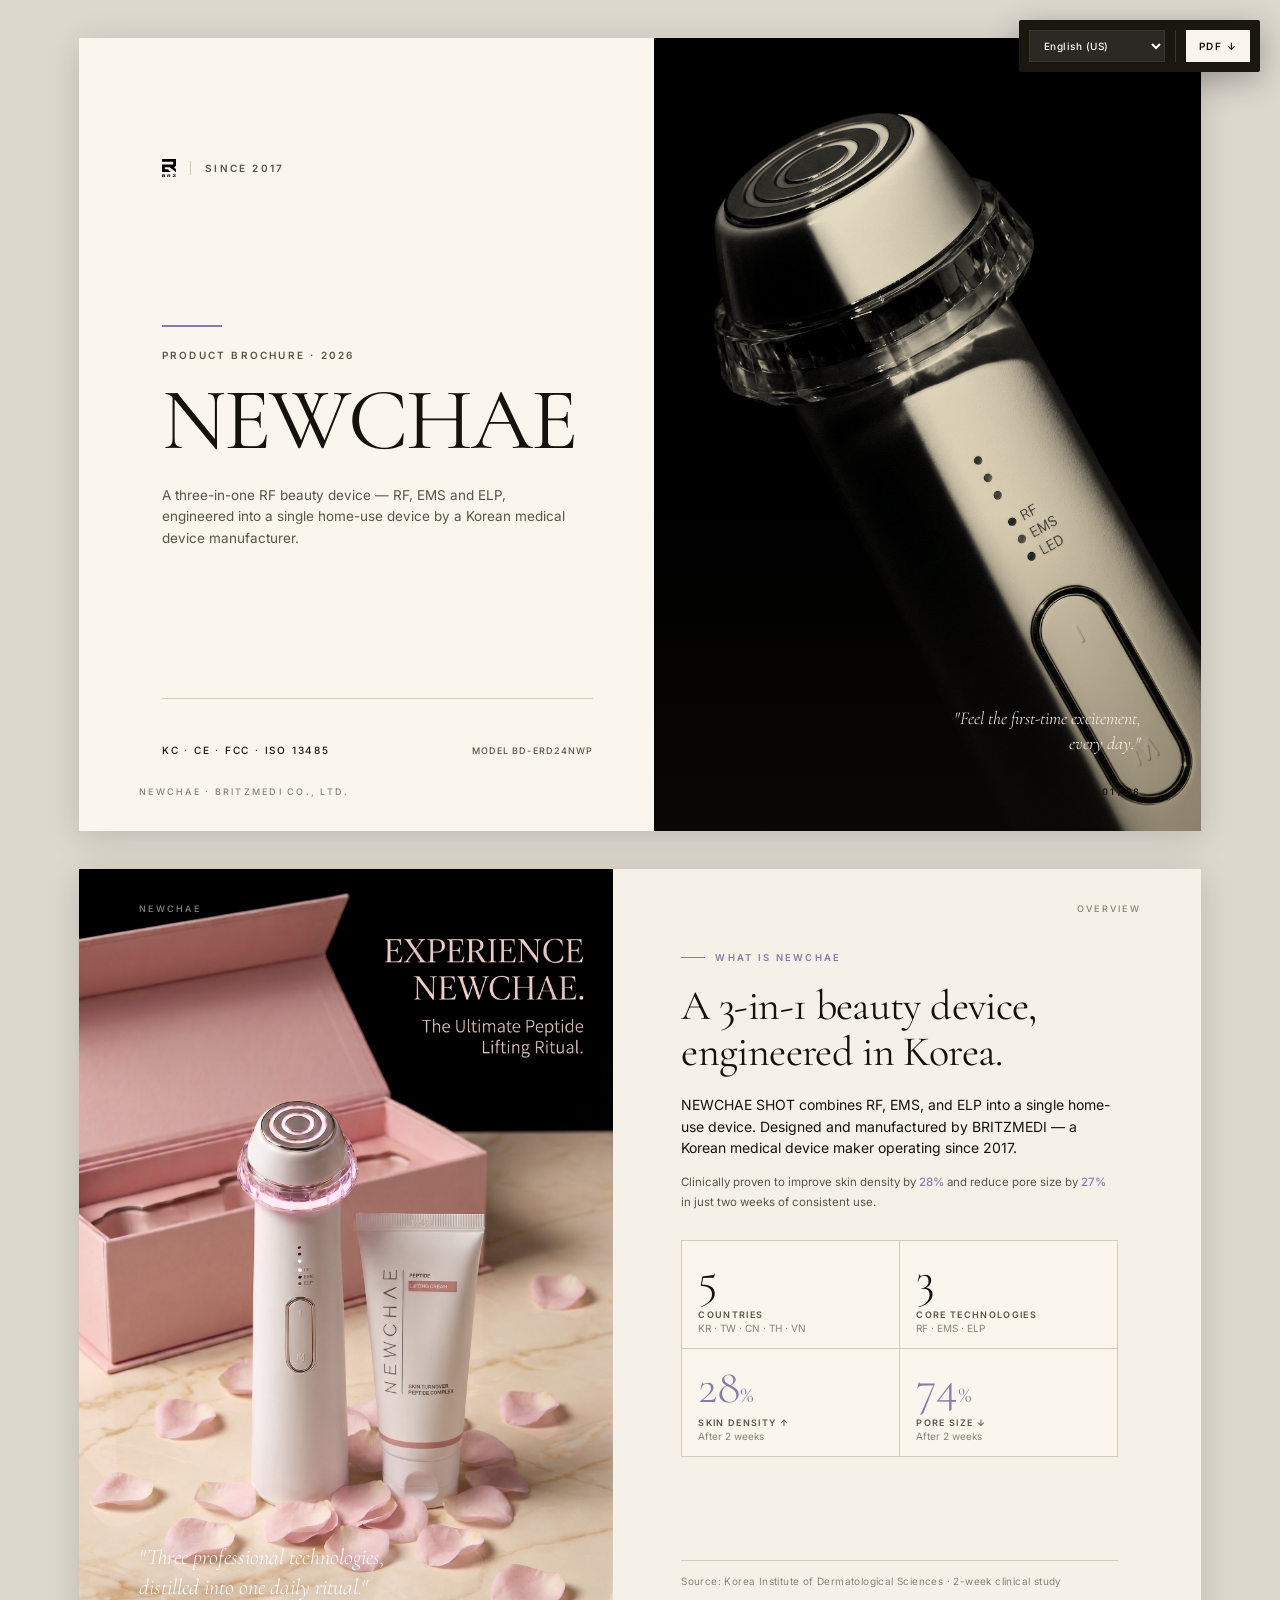
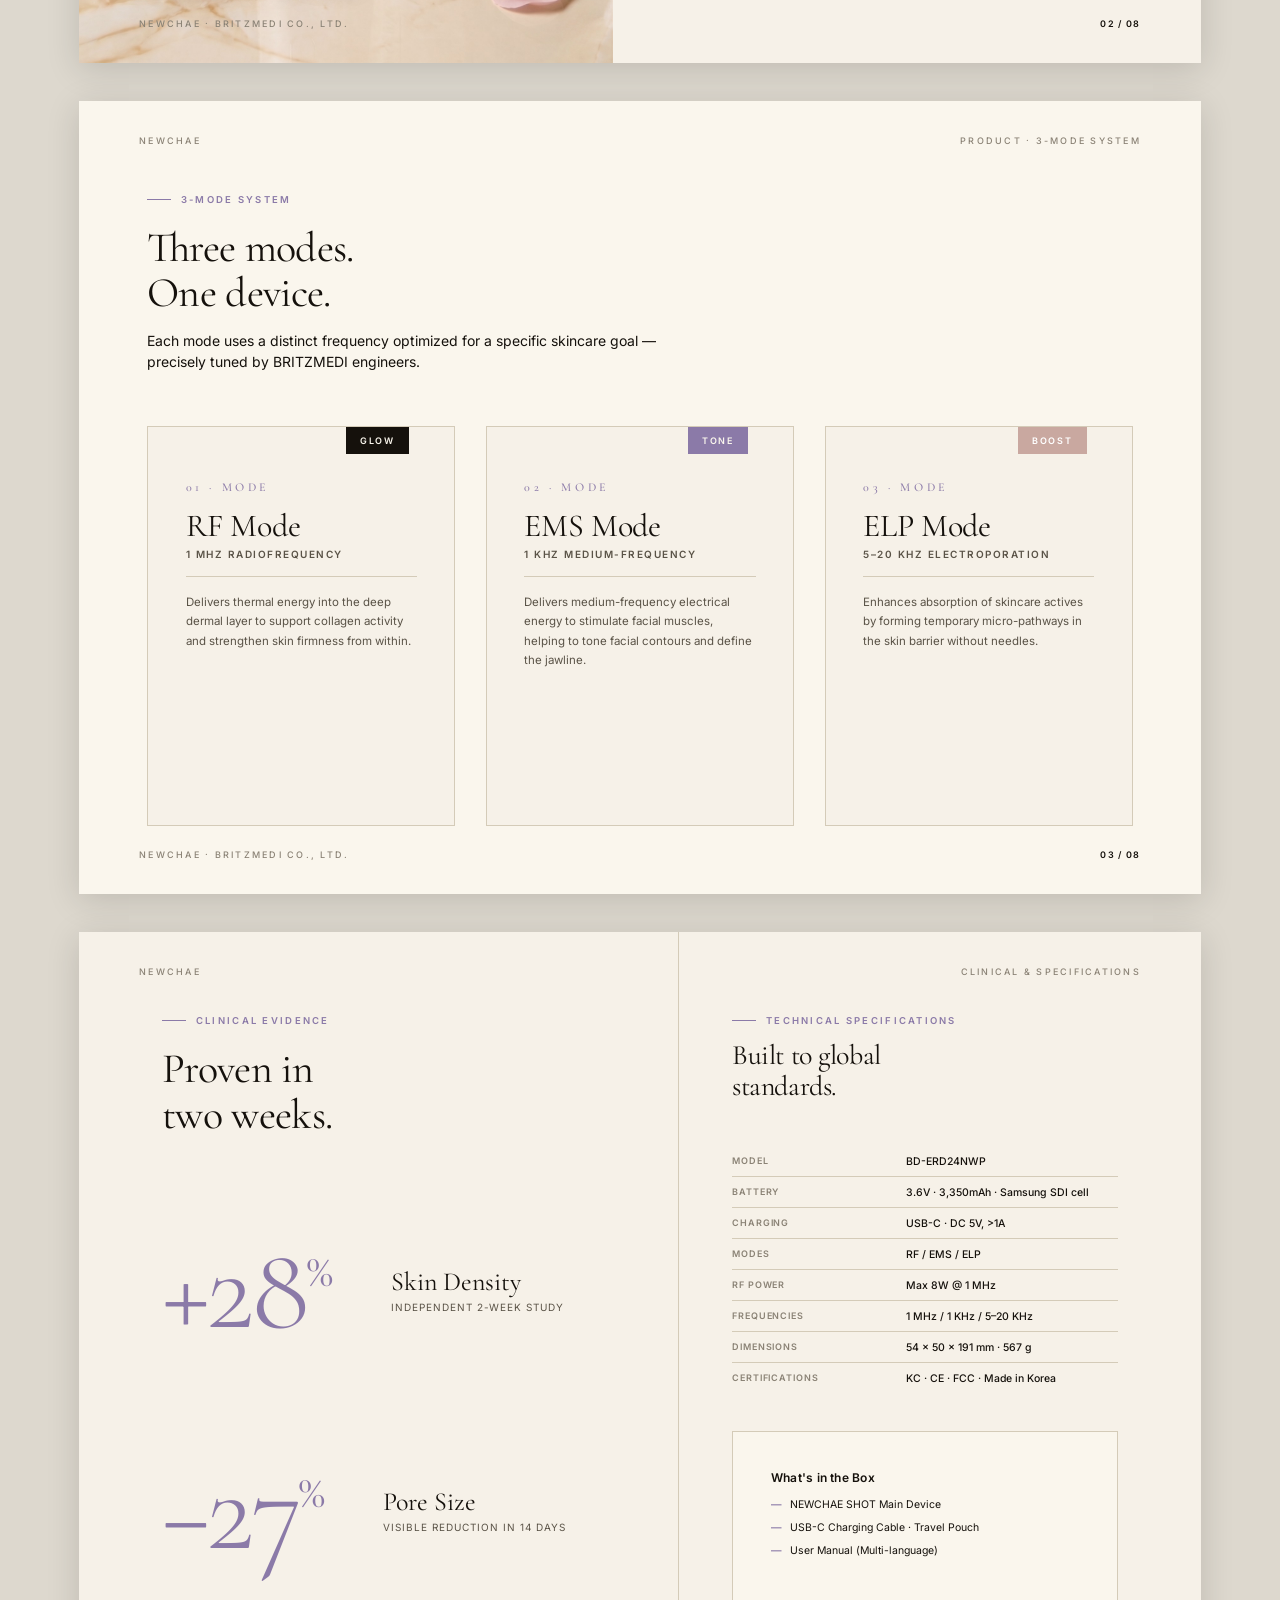
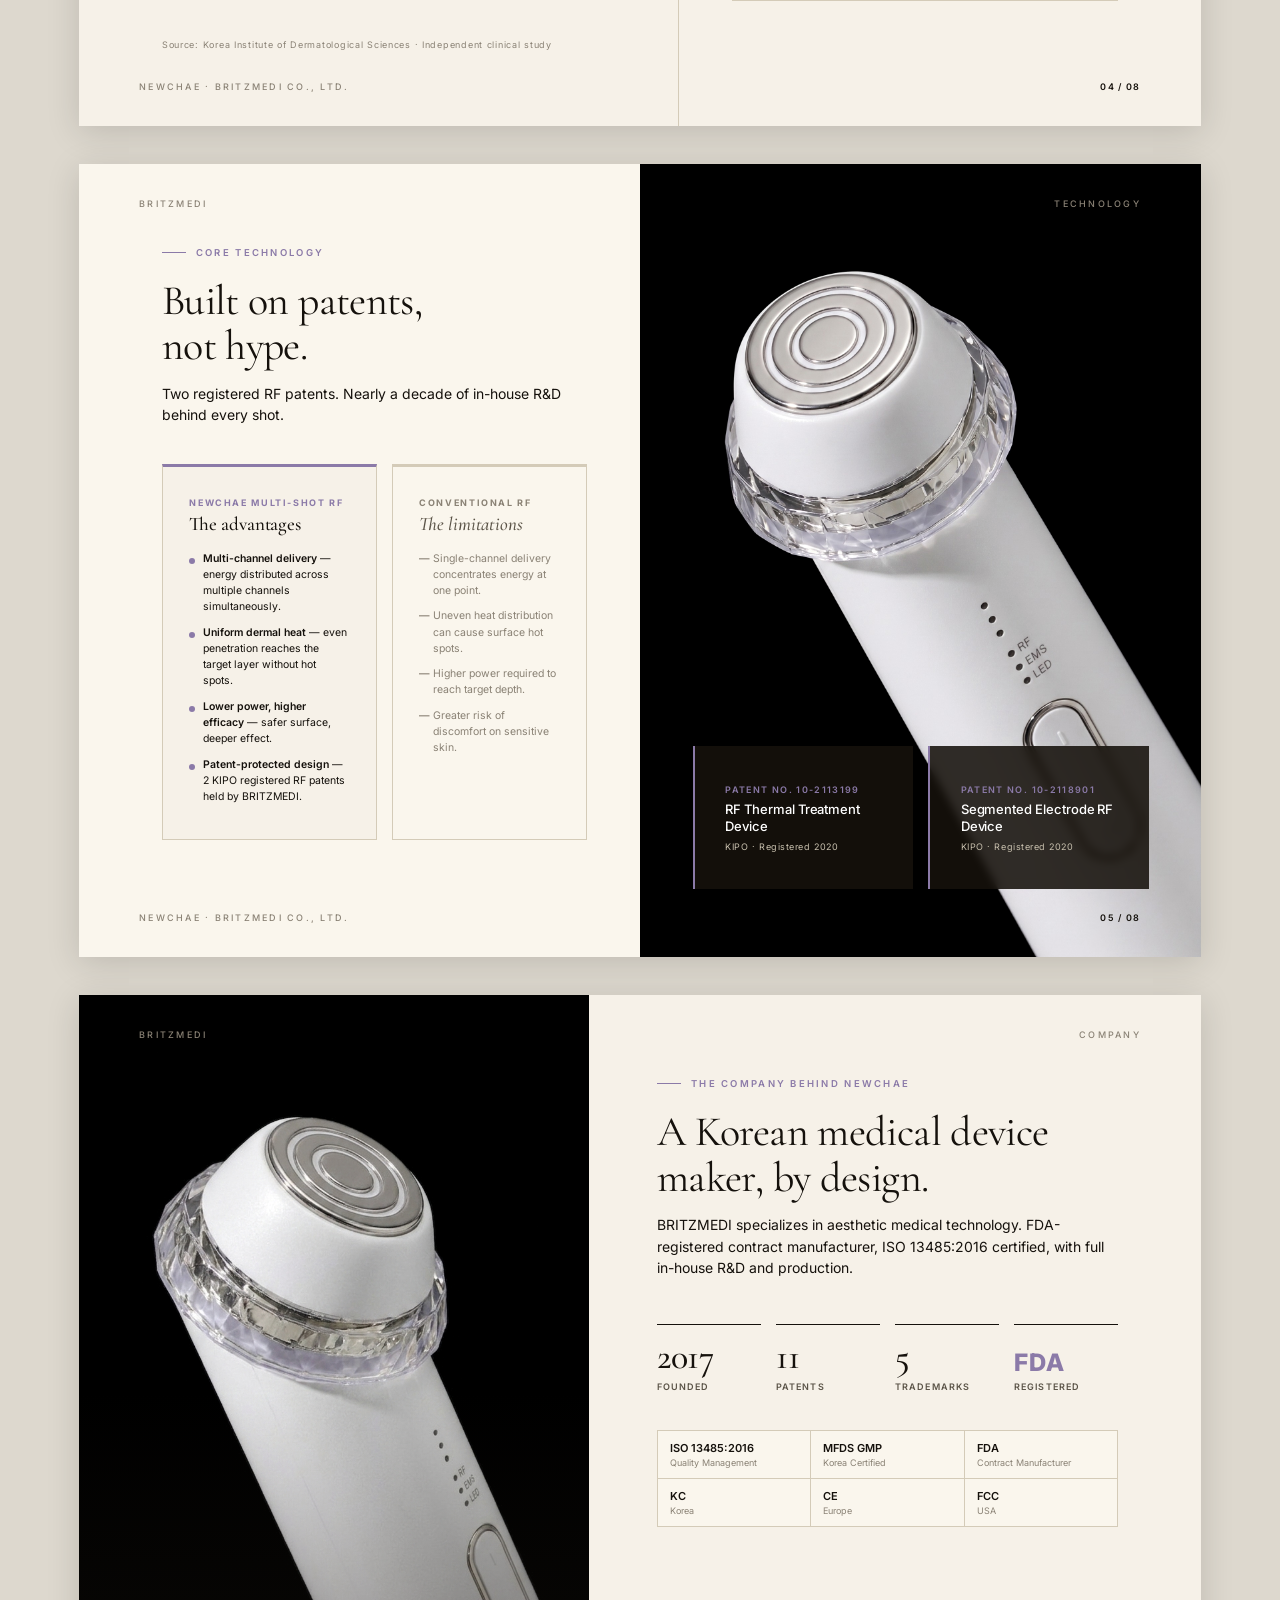
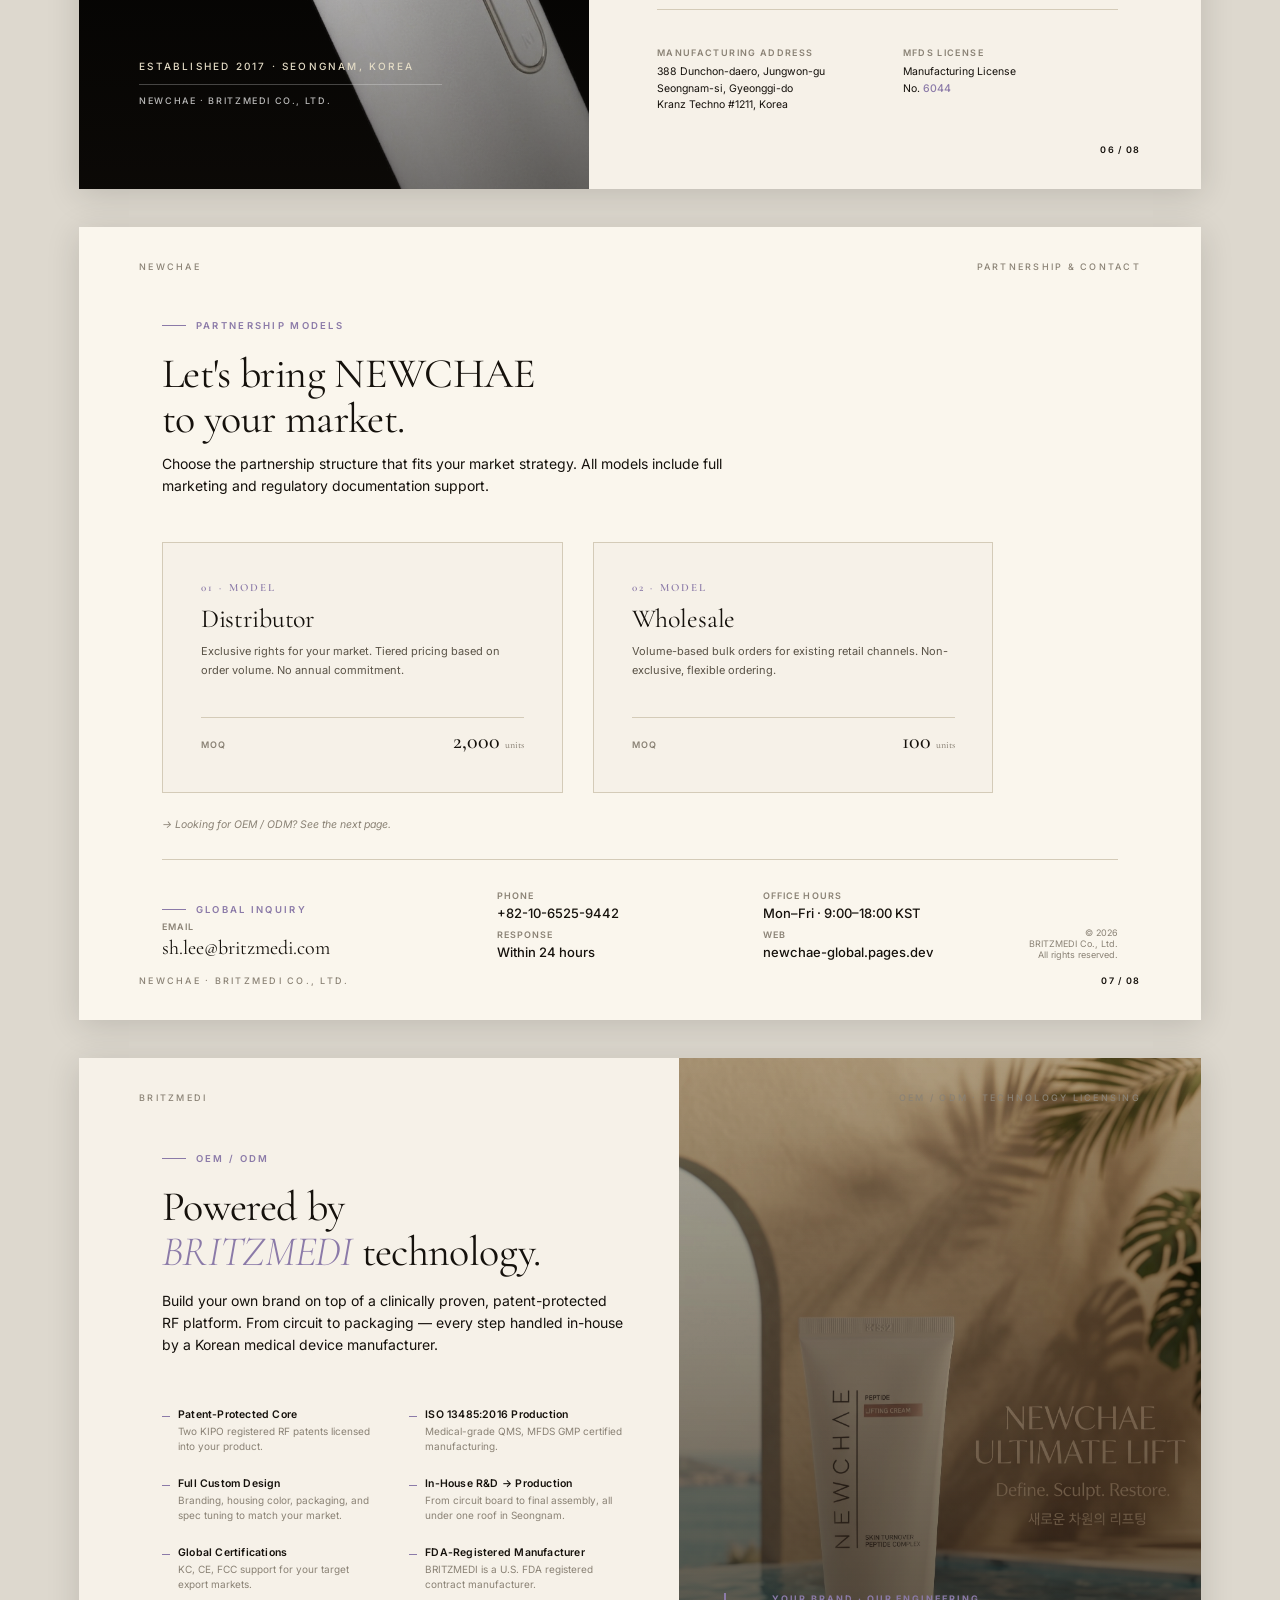
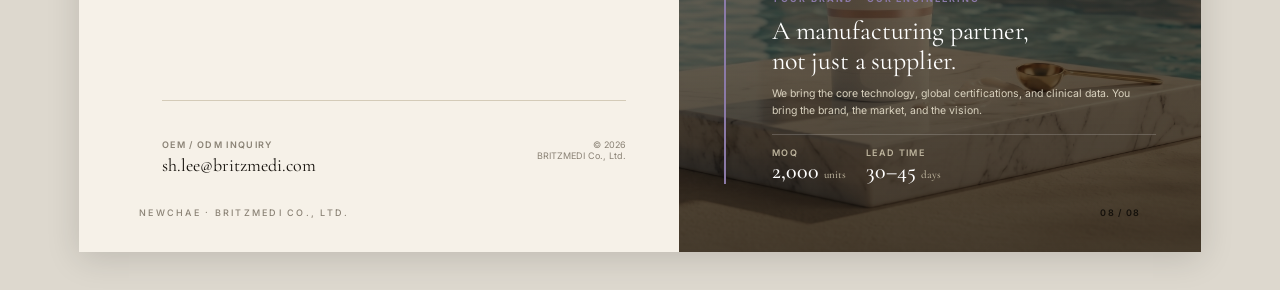
<file: brochure.html>
<!DOCTYPE html>
<html lang="en">
<head>
<meta charset="UTF-8">
<meta name="viewport" content="width=device-width, initial-scale=1.0">
<title>NEWCHAE — Product Brochure</title>
<link href="https://fonts.googleapis.com/css2?family=Cormorant+Garamond:ital,wght@0,300;0,400;0,500;0,600;1,300;1,400&family=Inter:wght@300;400;500;600;700;800&family=Noto+Sans+JP:wght@300;400;500;600&family=Noto+Sans+KR:wght@300;400;500;600&family=Noto+Sans+Thai:wght@300;400;500;600&family=Noto+Serif+JP:wght@300;400;500;600&family=Noto+Serif+KR:wght@300;400;500;600&family=Noto+Serif+Thai:wght@300;400;500;600&display=swap" rel="stylesheet">
<style>
  :root {
    --ivory: #f6f1e8;
    --cream: #faf6ed;
    --sand: #ebe3d1;
    --ink: #15110c;
    --graphite: #5a5347;
    --mute: #8a8275;
    --lilac: #8b7aa8;
    --rose: #c9a8a0;
    --line: #d4cbb8;
    --dark: #1a1610;
  }
  * { box-sizing: border-box; margin: 0; padding: 0; }
  html, body {
    background: #ddd8ce;
    font-family: 'Inter', -apple-system, 'Noto Sans KR', sans-serif;
    color: var(--ink);
    -webkit-font-smoothing: antialiased;
    font-feature-settings: "kern" 1, "liga" 1;
  }
  :lang(ko) body { font-family: 'Noto Sans KR', 'Inter', sans-serif; }

  /* ========== A4 LANDSCAPE PAGE ========== */
  .page {
    width: 297mm;
    height: 210mm;
    margin: 10mm auto;
    background: var(--cream);
    box-shadow: 0 6px 32px rgba(0,0,0,0.14);
    position: relative;
    overflow: hidden;
    page-break-after: always;
    display: grid;
  }
  .page:last-child { page-break-after: auto; }

  /* Page frame */
  .frame-top, .frame-bot {
    position: absolute; left: 16mm; right: 16mm;
    display: flex; justify-content: space-between; align-items: center;
    font-family: 'Inter', sans-serif;
    font-size: 9px; letter-spacing: 0.25em; text-transform: uppercase;
    color: var(--mute); font-weight: 500;
    z-index: 10;
  }
  .frame-top { top: 9mm; }
  .frame-bot { bottom: 9mm; }
  .frame-bot .num { color: var(--ink); font-weight: 600; letter-spacing: 0.15em; }

  /* ========== Typography ========== */
  .serif { font-family: 'Cormorant Garamond', 'Noto Serif KR', serif; }
  :lang(ko) .serif { font-family: 'Noto Serif KR', 'Cormorant Garamond', serif; font-weight: 400; }

  h1, h2, h3, h4 { font-weight: 400; letter-spacing: -0.015em; color: var(--ink); }
  .display {
    font-family: 'Cormorant Garamond', 'Noto Serif KR', serif;
    font-size: 88px; line-height: 0.95; font-weight: 400;
    letter-spacing: -0.02em;
  }
  :lang(ko) .display { font-family: 'Noto Serif KR', serif; font-size: 68px; font-weight: 300; line-height: 1.05; }

  h2 {
    font-family: 'Cormorant Garamond', 'Noto Serif KR', serif;
    font-size: 42px; line-height: 1.08; font-weight: 400;
  }
  :lang(ko) h2 { font-family: 'Noto Serif KR', serif; font-size: 34px; font-weight: 400; }

  h3 { font-size: 16px; line-height: 1.3; font-weight: 500; letter-spacing: -0.005em; }
  h4 { font-size: 12px; line-height: 1.3; font-weight: 600; letter-spacing: 0.02em; }

  p { font-size: 11.5px; line-height: 1.7; color: var(--graphite); font-weight: 400; }
  .lead { font-size: 14px; line-height: 1.55; color: var(--ink); font-weight: 400; }

  .eyebrow {
    font-family: 'Inter', sans-serif;
    font-size: 9.5px; font-weight: 600;
    letter-spacing: 0.24em; text-transform: uppercase;
    color: var(--lilac); margin-bottom: 14px;
    display: inline-flex; align-items: center; gap: 10px;
  }
  .eyebrow::before {
    content: ''; width: 24px; height: 1px; background: var(--lilac);
  }
  strong { color: var(--ink); font-weight: 600; }
  .accent { color: var(--lilac); font-weight: 500; }

  /* ========== Buttons/Chips ========== */
  .chip {
    display: inline-block;
    padding: 6px 12px;
    border: 1px solid var(--line);
    background: transparent;
    font-size: 9px; font-weight: 500;
    letter-spacing: 0.15em; text-transform: uppercase;
    color: var(--graphite);
    margin-right: 6px;
  }

  /* ================================================================ */
  /* ============ PAGE 1 — COVER ============ */
  /* ================================================================ */
  .cover {
    grid-template-columns: 1.05fr 1fr;
    background: var(--cream);
  }
  .cover-left {
    padding: 32mm 16mm 20mm 22mm;
    display: flex; flex-direction: column; justify-content: space-between;
    position: relative; z-index: 2;
  }
  .cover-left .house {
    display: flex; align-items: center; gap: 14px;
    font-family: 'Inter', sans-serif;
    font-size: 10px; font-weight: 600;
    letter-spacing: 0.22em; color: var(--graphite);
  }
  .cover-left .house img { height: 18px; width: auto; display: block; }
  .cover-left .house .divider {
    width: 1px; height: 14px; background: var(--line);
  }
  .cover-title { margin-top: 0; }
  .cover-title .line {
    width: 60px; height: 2px; background: var(--lilac);
    margin-bottom: 22px;
  }
  .cover-title .kicker {
    font-family: 'Inter', sans-serif;
    font-size: 10px; font-weight: 600;
    letter-spacing: 0.22em; text-transform: uppercase;
    color: var(--graphite); margin-bottom: 18px;
  }
  .cover-title h1 { margin-top: 0; }
  .cover-title .shot {
    font-family: 'Cormorant Garamond', 'Noto Serif KR', serif;
    font-style: italic;
    font-weight: 300;
    color: var(--lilac);
  }
  .cover-title .sub {
    font-size: 13.5px; color: var(--graphite);
    max-width: 110mm; margin-top: 22px; line-height: 1.6;
  }
  .cover-left .meta {
    display: flex; justify-content: space-between; align-items: flex-end;
    padding-top: 12mm; border-top: 1px solid var(--line);
  }
  .cover-left .meta .cert {
    font-family: 'Inter', sans-serif;
    font-size: 10px; font-weight: 500;
    letter-spacing: 0.18em; color: var(--ink);
  }
  .cover-left .meta .model {
    font-family: 'Inter', sans-serif;
    font-size: 9px; font-weight: 500;
    letter-spacing: 0.12em; color: var(--graphite);
    text-transform: uppercase;
  }
  .cover-right {
    background: linear-gradient(135deg, #e8dfc9 0%, #d4c6a8 100%);
    position: relative;
    overflow: hidden;
  }
  .cover-right img {
    position: absolute;
    inset: 0;
    width: 100%; height: 100%;
    object-fit: cover;
    mix-blend-mode: multiply;
    filter: contrast(1.05) saturate(0.9);
  }
  .cover-right::after {
    content: ''; position: absolute;
    inset: 0;
    background: linear-gradient(180deg, rgba(0,0,0,0) 60%, rgba(26,22,16,0.35) 100%);
  }
  .cover-right .corner-tag {
    position: absolute; bottom: 20mm; right: 16mm; z-index: 2;
    color: #faf6ed;
    font-family: 'Cormorant Garamond', serif;
    font-style: italic; font-weight: 300;
    font-size: 18px;
    text-align: right;
    max-width: 120mm;
    line-height: 1.4;
  }
  :lang(ko) .cover-right .corner-tag { font-family: 'Noto Serif KR', serif; font-style: normal; font-size: 14px; }

  /* ================================================================ */
  /* ============ PAGE 2 — OVERVIEW ============ */
  /* ================================================================ */
  .overview {
    grid-template-columns: 1fr 1.1fr;
    background: var(--ivory);
  }
  .overview .left-img {
    position: relative; background: var(--sand);
    overflow: hidden;
  }
  .overview .left-img img {
    width: 100%; height: 100%; object-fit: cover;
    filter: grayscale(0.15) contrast(1.02);
  }
  .overview .left-img .overlay {
    position: absolute; left: 16mm; bottom: 16mm; right: 16mm;
    color: #fff;
    font-family: 'Cormorant Garamond', serif;
    font-style: italic; font-size: 22px; font-weight: 300;
    line-height: 1.35;
    text-shadow: 0 2px 16px rgba(0,0,0,0.4);
  }
  :lang(ko) .overview .left-img .overlay { font-family: 'Noto Serif KR', serif; font-style: normal; font-size: 18px; }
  .overview .right-content {
    padding: 22mm 22mm 20mm 18mm;
    display: flex; flex-direction: column;
  }
  .overview h2 { margin-top: 6px; }
  .overview .intro { margin-top: 20px; max-width: 120mm; }
  .overview .stats {
    display: grid; grid-template-columns: repeat(2, 1fr);
    gap: 1px; background: var(--line);
    margin-top: 28px;
    border: 1px solid var(--line);
  }
  .overview .stat {
    background: var(--cream);
    padding: 14px 16px;
  }
  .overview .stat .num {
    font-family: 'Cormorant Garamond', serif;
    font-size: 48px; line-height: 1; font-weight: 300;
    color: var(--ink);
  }
  .overview .stat .num.hi { color: var(--lilac); }
  .overview .stat .lbl {
    font-size: 9px; font-weight: 600;
    letter-spacing: 0.15em; text-transform: uppercase;
    color: var(--graphite); margin-top: 6px;
  }
  .overview .stat .cap { font-size: 10px; color: var(--mute); margin-top: 2px; }
  .overview .footnote {
    margin-top: auto; padding-top: 14px; border-top: 1px solid var(--line);
    font-size: 10px; color: var(--mute); letter-spacing: 0.04em;
  }

  /* ================================================================ */
  /* ============ PAGE 3 — THREE MODES ============ */
  /* ================================================================ */
  .modes {
    grid-template-rows: auto 1fr;
    background: var(--cream);
    padding: 22mm 18mm 18mm;
  }
  .modes .head { max-width: 170mm; }
  .modes .head h2 { margin-top: 6px; }
  .modes .head p { margin-top: 14px; max-width: 140mm; }
  .modes .grid {
    display: grid; grid-template-columns: repeat(3, 1fr); gap: 8mm;
    margin-top: 14mm;
  }
  .mode-card {
    background: var(--ivory);
    border: 1px solid var(--line);
    padding: 14mm 10mm 12mm;
    position: relative;
    display: flex; flex-direction: column;
  }
  .mode-card .big-num {
    font-family: 'Cormorant Garamond', serif;
    font-size: 12px; font-weight: 500;
    letter-spacing: 0.3em;
    color: var(--lilac);
    margin-bottom: 16px;
  }
  .mode-card h3 {
    font-family: 'Cormorant Garamond', 'Noto Serif KR', serif;
    font-size: 32px; font-weight: 400; line-height: 1;
    margin-bottom: 6px;
  }
  :lang(ko) .mode-card h3 { font-family: 'Noto Serif KR', serif; font-size: 26px; }
  .mode-card .freq {
    font-family: 'Inter', sans-serif;
    font-size: 10px; font-weight: 600;
    letter-spacing: 0.15em; text-transform: uppercase;
    color: var(--graphite);
    padding-bottom: 16px;
    margin-bottom: 16px;
    border-bottom: 1px solid var(--line);
  }
  .mode-card p { font-size: 11.5px; flex: 1; }
  .mode-card .tag-ribbon {
    position: absolute; top: 0; right: 12mm;
    background: var(--ink); color: var(--cream);
    font-size: 9px; font-weight: 600;
    letter-spacing: 0.2em;
    padding: 8px 14px;
  }
  .mode-card.lilac .tag-ribbon { background: var(--lilac); }
  .mode-card.rose .tag-ribbon { background: var(--rose); color: #fff; }

  /* ================================================================ */
  /* ============ PAGE 4 — CLINICAL + SPECS ============ */
  /* ================================================================ */
  .clinical {
    grid-template-columns: 1.15fr 1fr;
    background: var(--ivory);
  }
  .clinical .left {
    padding: 22mm 14mm 20mm 22mm;
    display: flex; flex-direction: column;
    border-right: 1px solid var(--line);
  }
  .clinical .left h2 { margin-top: 6px; }
  .clinical .big-stats {
    display: grid; grid-template-rows: 1fr 1fr;
    margin-top: 16mm; gap: 10mm;
    flex: 1;
  }
  .clinical .big-stat {
    display: grid; grid-template-columns: auto 1fr;
    align-items: center; gap: 16mm;
  }
  .clinical .big-stat .value {
    font-family: 'Cormorant Garamond', serif;
    font-size: 120px; font-weight: 300; line-height: 0.85;
    color: var(--lilac);
    letter-spacing: -0.03em;
  }
  .clinical .big-stat .value .sup {
    font-size: 48px; vertical-align: super;
  }
  .clinical .big-stat .meta {}
  .clinical .big-stat .meta .metric {
    font-family: 'Cormorant Garamond', 'Noto Serif KR', serif;
    font-size: 26px; font-weight: 400; color: var(--ink);
  }
  :lang(ko) .clinical .big-stat .meta .metric { font-family: 'Noto Serif KR', serif; font-size: 22px; }
  .clinical .big-stat .meta .desc {
    font-size: 10px; letter-spacing: 0.1em; text-transform: uppercase;
    color: var(--graphite); margin-top: 4px;
  }
  .clinical .src {
    margin-top: auto; padding-top: 10mm;
    font-size: 9px; color: var(--mute);
    letter-spacing: 0.08em;
  }
  .clinical .right {
    padding: 22mm 22mm 20mm 14mm;
    display: flex; flex-direction: column;
  }
  .spec-table { width: 100%; border-collapse: collapse; margin-top: 12mm; }
  .spec-table tr { border-bottom: 1px solid var(--line); }
  .spec-table tr:last-child { border-bottom: none; }
  .spec-table td { padding: 8.5px 0; font-size: 10.5px; vertical-align: top; }
  .spec-table td:first-child {
    color: var(--mute); width: 45%;
    font-size: 9px; letter-spacing: 0.1em;
    text-transform: uppercase; font-weight: 600;
    padding-right: 8px;
  }
  .spec-table td:last-child {
    color: var(--ink); font-weight: 500;
    font-family: 'Inter', sans-serif;
  }
  .clinical .right .box {
    margin-top: 10mm;
    padding: 10mm;
    background: var(--cream);
    border: 1px solid var(--line);
  }
  .clinical .right .box h4 { margin-bottom: 8px; }
  .clinical .right .box ul { list-style: none; }
  .clinical .right .box li {
    font-size: 10.5px; padding: 5px 0;
    color: var(--ink);
    display: flex; align-items: center; gap: 8px;
  }
  .clinical .right .box li::before {
    content: '—'; color: var(--lilac); font-weight: 600;
  }

  /* ================================================================ */
  /* ============ PAGE 5 — TECHNOLOGY ============ */
  /* ================================================================ */
  .tech {
    grid-template-columns: 1fr 1fr;
    background: var(--cream);
  }
  .tech .txt {
    padding: 22mm 14mm 20mm 22mm;
    display: flex; flex-direction: column;
  }
  .tech .txt h2 { margin-top: 6px; }
  .tech .txt p { margin-top: 14px; max-width: 110mm; }
  .tech .adv-grid {
    display: grid; grid-template-columns: 1.1fr 1fr;
    gap: 4mm; margin-top: 10mm;
  }
  .tech .adv-col {
    padding: 8mm 7mm 9mm;
    border: 1px solid var(--line);
    display: flex; flex-direction: column;
  }
  .tech .adv-col.newchae {
    background: var(--ivory);
    border-top: 3px solid var(--lilac);
  }
  .tech .adv-col.conv {
    background: transparent;
    border-top: 3px solid var(--line);
  }
  .tech .adv-col .badge {
    font-size: 9px; font-weight: 700;
    letter-spacing: 0.18em; text-transform: uppercase;
    color: var(--lilac); margin-bottom: 4px;
  }
  .tech .adv-col.conv .badge { color: var(--mute); }
  .tech .adv-col h3 {
    font-family: 'Cormorant Garamond', 'Noto Serif KR', serif;
    font-size: 19px; font-weight: 500; color: var(--ink);
    margin-bottom: 10px; letter-spacing: -0.005em;
  }
  :lang(ko) .tech .adv-col h3 { font-family: 'Noto Serif KR', serif; font-size: 16px; }
  .tech .adv-col.conv h3 { color: var(--graphite); font-style: italic; }
  :lang(ko) .tech .adv-col.conv h3 { font-style: normal; }
  .tech .adv-col ul {
    list-style: none; margin-top: 4px;
    display: flex; flex-direction: column; gap: 9px;
  }
  .tech .adv-col li {
    font-size: 10.5px; line-height: 1.55;
    padding-left: 14px; position: relative;
  }
  .tech .adv-col.newchae li {
    color: var(--ink);
  }
  .tech .adv-col.newchae li::before {
    content: '';
    position: absolute; left: 0; top: 7px;
    width: 6px; height: 6px; border-radius: 50%;
    background: var(--lilac);
  }
  .tech .adv-col.newchae li strong { color: var(--ink); font-weight: 600; }
  .tech .adv-col.conv li {
    color: var(--mute);
  }
  .tech .adv-col.conv li::before {
    content: '—';
    position: absolute; left: 0; top: 0;
    color: var(--mute); font-weight: 600;
  }
  .tech .img-side {
    position: relative;
    background: var(--sand);
    overflow: hidden;
  }
  .tech .img-side img {
    width: 100%; height: 100%; object-fit: cover;
    filter: grayscale(0.1) contrast(1.03);
  }
  .tech .img-side .patents {
    position: absolute; left: 14mm; right: 14mm; bottom: 18mm;
    display: grid; grid-template-columns: 1fr 1fr; gap: 4mm;
  }
  .tech .patent {
    background: rgba(22, 18, 12, 0.88);
    backdrop-filter: blur(4px);
    color: var(--cream);
    padding: 10mm 8mm;
    border-left: 2px solid var(--lilac);
  }
  .tech .patent .no {
    font-size: 9px; letter-spacing: 0.15em;
    text-transform: uppercase;
    color: var(--lilac); font-weight: 600;
    margin-bottom: 6px;
  }
  .tech .patent h3 { color: #fff; font-size: 13px; margin-bottom: 6px; }
  .tech .patent .off { font-size: 9px; color: #c8c0ae; letter-spacing: 0.06em; }

  /* ================================================================ */
  /* ============ PAGE 6 — COMPANY ============ */
  /* ================================================================ */
  .company {
    grid-template-columns: 1fr 1.2fr;
    background: var(--ivory);
  }
  .company .hero-img {
    position: relative;
    background: var(--sand);
    overflow: hidden;
  }
  .company .hero-img img {
    width: 100%; height: 100%; object-fit: cover;
    filter: contrast(1.02) saturate(0.92);
  }
  .company .hero-img::after {
    content: ''; position: absolute; inset: 0;
    background: linear-gradient(180deg, rgba(0,0,0,0) 50%, rgba(21,17,12,0.55) 100%);
    pointer-events: none;
  }
  .company .hero-img .overlay {
    position: absolute; left: 16mm; bottom: 22mm; right: 16mm;
    color: #fff; z-index: 2;
    display: flex; flex-direction: column; gap: 12px;
  }
  .company .hero-img .overlay .established {
    font-family: 'Inter', sans-serif;
    font-size: 10px; font-weight: 500;
    letter-spacing: 0.22em;
    text-transform: uppercase;
    color: #e4dcc6;
    margin: 0;
  }
  .company .hero-img .overlay .name {
    height: 34px; width: auto; display: block;
    filter: drop-shadow(0 2px 20px rgba(0,0,0,0.4));
    margin: 0;
  }
  .company .hero-img .overlay .sub-brand {
    font-family: 'Inter', sans-serif;
    font-size: 9px; font-weight: 500;
    letter-spacing: 0.18em;
    color: rgba(255,255,255,0.72);
    padding-top: 10px;
    border-top: 1px solid rgba(255,255,255,0.25);
    max-width: 80mm;
  }
  /* Suppress duplicate frame-bot brand text on company page (already in overlay) */
  .company .frame-bot > span:first-child { visibility: hidden; }

  .company .right {
    padding: 22mm 22mm 20mm 18mm;
    display: flex; flex-direction: column;
  }
  .company .right h2 { margin-top: 6px; }
  .company .right .lead { margin-top: 14px; max-width: 130mm; }
  .company .keys {
    display: grid; grid-template-columns: repeat(4, 1fr);
    gap: 4mm; margin-top: 12mm;
  }
  .company .key {
    text-align: left;
    border-top: 1px solid var(--ink);
    padding-top: 12px;
    display: flex; flex-direction: column;
  }
  .company .key .num {
    height: 38px;
    display: flex; align-items: flex-end;
    font-family: 'Cormorant Garamond', serif;
    font-size: 36px; font-weight: 500; line-height: 1;
    color: var(--ink);
    letter-spacing: -0.01em;
  }
  .company .key .num.s {
    font-family: 'Inter', sans-serif;
    font-size: 24px; font-weight: 800;
    letter-spacing: 0.04em;
    color: var(--lilac);
  }
  .company .key .lbl {
    font-size: 9px; letter-spacing: 0.12em;
    text-transform: uppercase; color: var(--graphite);
    margin-top: 6px; font-weight: 600;
  }
  .company .certs-row {
    display: grid; grid-template-columns: repeat(3, 1fr);
    gap: 1px; background: var(--line);
    border: 1px solid var(--line);
    margin-top: 10mm;
  }
  .company .cert {
    background: var(--cream);
    padding: 10px 12px;
  }
  .company .cert .nm {
    font-size: 11px; font-weight: 600;
    color: var(--ink); margin-bottom: 2px;
  }
  .company .cert .dc {
    font-size: 9px; color: var(--mute);
  }
  .company .addr {
    margin-top: auto; padding-top: 10mm;
    display: grid; grid-template-columns: 1fr 1fr; gap: 8mm;
    border-top: 1px solid var(--line);
  }
  .company .addr .lbl {
    font-size: 9px; letter-spacing: 0.15em;
    text-transform: uppercase; color: var(--mute);
    font-weight: 600; margin-bottom: 6px;
  }
  .company .addr p { font-size: 10.5px; color: var(--ink); line-height: 1.55; }

  /* ================================================================ */
  /* ============ PAGE 7 — PARTNERSHIP + CONTACT ============ */
  /* ================================================================ */
  .partner {
    grid-template-rows: auto auto 1fr auto;
    background: var(--cream);
    padding: 22mm 22mm 16mm;
  }
  .partner .head { max-width: 180mm; }
  .partner .head h2 { margin-top: 6px; }
  .partner .head p { margin-top: 12px; max-width: 150mm; }
  .partner .models {
    display: grid; grid-template-columns: repeat(3, 1fr);
    gap: 6mm; margin-top: 12mm;
  }
  .model-card {
    background: var(--ivory);
    border: 1px solid var(--line);
    padding: 10mm 10mm 10mm;
    position: relative;
  }
  .model-card .idx {
    font-family: 'Cormorant Garamond', serif;
    font-size: 11px; font-weight: 600;
    letter-spacing: 0.2em; color: var(--lilac);
    margin-bottom: 12px;
  }
  .model-card h3 {
    font-family: 'Cormorant Garamond', 'Noto Serif KR', serif;
    font-size: 26px; font-weight: 400; line-height: 1;
    margin-bottom: 10px;
  }
  :lang(ko) .model-card h3 { font-family: 'Noto Serif KR', serif; font-size: 22px; }
  .model-card p { font-size: 11px; }
  .model-card .moq-row {
    margin-top: 10mm; padding-top: 10px;
    border-top: 1px solid var(--line);
    display: flex; justify-content: space-between; align-items: baseline;
  }
  .model-card .moq-row .lbl {
    font-size: 9px; letter-spacing: 0.12em;
    text-transform: uppercase; color: var(--mute);
    font-weight: 600;
  }
  .model-card .moq-row .val {
    font-family: 'Cormorant Garamond', serif;
    font-size: 22px; font-weight: 500; color: var(--ink);
  }
  .partner .foot {
    margin-top: auto;
    border-top: 1px solid var(--line);
    padding-top: 8mm;
    display: grid; grid-template-columns: 1.3fr 1fr 1fr auto;
    gap: 10mm; align-items: end;
  }
  .partner .foot .eyebrow { margin-bottom: 6px; }
  .partner .foot .lbl {
    font-size: 9px; letter-spacing: 0.12em;
    text-transform: uppercase; color: var(--mute);
    font-weight: 600; margin-bottom: 4px;
  }
  .partner .foot .val {
    font-size: 13px; color: var(--ink); font-weight: 500;
    font-family: 'Inter', sans-serif;
  }
  .partner .foot .val.serif {
    font-family: 'Cormorant Garamond', 'Noto Serif KR', serif;
    font-size: 20px; font-weight: 400;
  }
  :lang(ko) .partner .foot .val.serif { font-family: 'Noto Serif KR', serif; font-size: 16px; }
  .partner .foot .copy { font-size: 9px; color: var(--mute); text-align: right; }

  /* ================================================================ */
  /* ============ Controls + Print ============ */
  /* ================================================================ */
  .controls {
    position: fixed; top: 20px; right: 20px; z-index: 1000;
    background: var(--dark); color: #fff; padding: 10px;
    display: flex; gap: 6px; border-radius: 2px;
    box-shadow: 0 8px 32px rgba(0,0,0,0.3);
    font-family: 'Inter', sans-serif;
  }
  .controls select {
    background: rgba(255,255,255,0.08); border: 1px solid #3a3530;
    color: #fff; padding: 8px 10px; font-size: 10px;
    letter-spacing: 0.05em; cursor: pointer; font-weight: 500;
    font-family: inherit; outline: none;
  }
  .controls select option { background: #2a2520; color: #fff; }
  .controls button {
    background: transparent; color: #fff;
    border: 1px solid #3a3530;
    padding: 8px 12px; font-size: 10px;
    letter-spacing: 0.15em; cursor: pointer;
    font-weight: 600; text-transform: uppercase;
    font-family: inherit;
  }
  .controls .sep { width: 1px; background: #3a3530; margin: 0 4px; }
  .controls .print-btn { background: var(--cream); color: var(--ink); border-color: var(--cream); }
  .controls .print-btn:hover { background: #fff; }

  /* ================================================================ */
  /* ============ PAGE 8 — OEM / ODM ============ */
  /* ================================================================ */
  .oem {
    grid-template-columns: 1.15fr 1fr;
    background: var(--ivory);
  }
  .oem .left {
    padding: 24mm 14mm 20mm 22mm;
    display: flex; flex-direction: column;
  }
  .oem .left .eyebrow { margin-top: 4px; }
  .oem .left h2 { margin-top: 6px; }
  .oem .left .italic-accent {
    font-family: 'Cormorant Garamond', 'Noto Serif KR', serif;
    font-style: italic; font-weight: 300;
    color: var(--lilac);
  }
  :lang(ko) .oem .left .italic-accent { font-style: normal; font-family: 'Noto Serif KR', serif; }
  .oem .left .lead { margin-top: 16px; max-width: 130mm; }
  .oem .caps {
    margin-top: 14mm;
    display: grid; grid-template-columns: repeat(2, 1fr);
    gap: 6mm 8mm;
  }
  .oem .cap {
    padding-left: 16px;
    position: relative;
  }
  .oem .cap::before {
    content: ''; position: absolute; left: 0; top: 8px;
    width: 8px; height: 1px; background: var(--lilac);
  }
  .oem .cap .t {
    font-size: 10.5px; font-weight: 600;
    color: var(--ink); letter-spacing: 0.02em;
    margin-bottom: 3px;
  }
  .oem .cap .d {
    font-size: 10px; color: var(--mute); line-height: 1.5;
  }
  .oem .left .bottom-strip {
    margin-top: auto; padding-top: 10mm;
    border-top: 1px solid var(--line);
    display: flex; justify-content: space-between; align-items: baseline;
  }
  .oem .left .bottom-strip .lbl {
    font-size: 9px; letter-spacing: 0.15em;
    text-transform: uppercase; color: var(--mute);
    font-weight: 600;
  }
  .oem .left .bottom-strip .copy {
    font-size: 9px; color: var(--mute); text-align: right;
  }

  .oem .right {
    position: relative;
    background: linear-gradient(145deg, #e8dfc9 0%, #c9b89a 100%);
    overflow: hidden;
  }
  .oem .right img {
    position: absolute; inset: 0;
    width: 100%; height: 100%; object-fit: cover;
    mix-blend-mode: multiply;
    filter: contrast(1.03) saturate(0.9);
  }
  .oem .right::after {
    content: ''; position: absolute; inset: 0;
    background: linear-gradient(180deg, rgba(21,17,12,0.2) 0%, rgba(21,17,12,0.72) 100%);
  }
  .oem .right .tech-card {
    position: absolute; left: 12mm; right: 12mm; bottom: 18mm;
    z-index: 2; color: var(--cream);
    border-left: 2px solid var(--lilac);
    padding-left: 12mm;
  }
  .oem .right .tech-card .badge {
    font-size: 9px; font-weight: 700;
    letter-spacing: 0.22em; text-transform: uppercase;
    color: var(--lilac); margin-bottom: 12px;
  }
  .oem .right .tech-card h3 {
    font-family: 'Cormorant Garamond', 'Noto Serif KR', serif;
    font-size: 26px; font-weight: 400; line-height: 1.15;
    color: #fff; margin-bottom: 10px;
  }
  :lang(ko) .oem .right .tech-card h3 { font-family: 'Noto Serif KR', serif; font-size: 22px; }

  /* Japanese overrides */
  :lang(ja) body { font-family: 'Noto Sans JP', 'Inter', sans-serif; }
  :lang(ja) .serif { font-family: 'Noto Serif JP', 'Cormorant Garamond', serif; font-weight: 400; }
  :lang(ja) .display { font-family: 'Noto Serif JP', serif; font-size: 64px; font-weight: 300; line-height: 1.1; }
  :lang(ja) h2 { font-family: 'Noto Serif JP', serif; font-size: 32px; font-weight: 400; }
  :lang(ja) .cover-right .corner-tag { font-family: 'Noto Serif JP', serif; font-style: normal; font-size: 14px; }
  :lang(ja) .overview .left-img .overlay { font-family: 'Noto Serif JP', serif; font-style: normal; font-size: 18px; }
  :lang(ja) .mode-card h3 { font-family: 'Noto Serif JP', serif; font-size: 26px; }
  :lang(ja) .clinical .big-stat .meta .metric { font-family: 'Noto Serif JP', serif; font-size: 22px; }
  :lang(ja) .tech .adv-col h3 { font-family: 'Noto Serif JP', serif; font-size: 16px; }
  :lang(ja) .tech .adv-col.conv h3 { font-style: normal; }
  :lang(ja) .model-card h3 { font-family: 'Noto Serif JP', serif; font-size: 22px; }
  :lang(ja) .partner .foot .val.serif { font-family: 'Noto Serif JP', serif; font-size: 16px; }
  :lang(ja) .oem .left .italic-accent { font-style: normal; font-family: 'Noto Serif JP', serif; }
  :lang(ja) .oem .right .tech-card h3 { font-family: 'Noto Serif JP', serif; font-size: 22px; }

  /* Thai overrides */
  :lang(th) body { font-family: 'Noto Sans Thai', 'Inter', sans-serif; }
  :lang(th) .serif { font-family: 'Noto Serif Thai', 'Cormorant Garamond', serif; font-weight: 400; }
  :lang(th) .display { font-family: 'Noto Serif Thai', serif; font-size: 58px; font-weight: 400; line-height: 1.15; }
  :lang(th) h2 { font-family: 'Noto Serif Thai', serif; font-size: 30px; font-weight: 400; }
  :lang(th) .cover-right .corner-tag { font-family: 'Noto Serif Thai', serif; font-style: normal; font-size: 14px; }
  :lang(th) .overview .left-img .overlay { font-family: 'Noto Serif Thai', serif; font-style: normal; font-size: 17px; line-height: 1.5; }
  :lang(th) .mode-card h3 { font-family: 'Noto Serif Thai', serif; font-size: 24px; }
  :lang(th) .clinical .big-stat .meta .metric { font-family: 'Noto Serif Thai', serif; font-size: 20px; }
  :lang(th) .tech .adv-col h3 { font-family: 'Noto Serif Thai', serif; font-size: 15px; }
  :lang(th) .tech .adv-col.conv h3 { font-style: normal; }
  :lang(th) .model-card h3 { font-family: 'Noto Serif Thai', serif; font-size: 20px; }
  :lang(th) .partner .foot .val.serif { font-family: 'Noto Serif Thai', serif; font-size: 15px; }
  :lang(th) .oem .left .italic-accent { font-style: normal; font-family: 'Noto Serif Thai', serif; }
  :lang(th) .oem .right .tech-card h3 { font-family: 'Noto Serif Thai', serif; font-size: 20px; }
  .oem .right .tech-card p {
    font-size: 10.5px; color: #d9d2bf; line-height: 1.6;
    max-width: 100mm;
  }
  .oem .right .tech-card .moq-inline {
    margin-top: 14px; padding-top: 12px;
    border-top: 1px solid rgba(255,255,255,0.18);
    display: flex; gap: 20px; align-items: baseline;
  }
  .oem .right .tech-card .moq-inline .k {
    font-size: 9px; letter-spacing: 0.15em; text-transform: uppercase;
    color: #bdb49d; font-weight: 600;
  }
  .oem .right .tech-card .moq-inline .v {
    font-family: 'Cormorant Garamond', serif;
    font-size: 22px; font-weight: 500; color: #fff;
  }

  @page { size: A4 landscape; margin: 0; }
  @media print {
    html, body { background: #fff; }
    .controls { display: none !important; }
    .page {
      margin: 0; box-shadow: none;
      width: 297mm; height: 210mm;
      page-break-after: always;
    }
    .page:last-child { page-break-after: auto; }
  }
</style>
</head>
<body>

<div class="controls" id="controls">
  <select id="lang-select" onchange="setLang(this.value)">
    <option value="en">English (US)</option>
    <option value="en_gb">English (UK)</option>
    <option value="ko">한국어</option>
    <option value="ru">Русский</option>
    <option value="fr">Français</option>
    <option value="ja">日本語</option>
    <option value="zh">中文</option>
    <option value="th">ภาษาไทย</option>
    <option value="vi">Tiếng Việt</option>
    <option value="id">Bahasa Indonesia</option>
    <option value="es">Español (MX)</option>
    <option value="pt">Português (BR)</option>
  </select>
  <div class="sep"></div>
  <button class="print-btn" onclick="window.print()">PDF ↓</button>
</div>

<!-- ================== PAGE 1 — COVER ================== -->
<section class="page cover">
  <div class="cover-left">
    <div class="house">
      <img src="images/BRITZMEDI_LOGO_black.svg" alt="BRITZMEDI">
      <span class="divider"></span>
      <span>SINCE 2017</span>
    </div>

    <div class="cover-title">
      <div class="line"></div>
      <div class="kicker" data-i18n="cover.kicker">Product Brochure · 2026</div>
      <h1 class="display">NEWCHAE</h1>
      <p class="sub" data-i18n="cover.sub">A three-in-one RF beauty device — RF, EMS and ELP, engineered into a single home-use device by a Korean medical device manufacturer.</p>
    </div>

    <div class="meta">
      <div class="cert">KC · CE · FCC · ISO 13485</div>
      <div class="model">Model BD-ERD24NWP</div>
    </div>
  </div>
  <div class="cover-right">
    <img src="images/newchea black and white2.png" alt="NEWCHAE SHOT">
    <div class="corner-tag" data-i18n="cover.quote">"Feel the first-time excitement,<br>every day."</div>
  </div>
  <div class="frame-bot">
    <span data-i18n="frame.brand">NEWCHAE · BRITZMEDI CO., LTD.</span>
    <span class="num">01 / 08</span>
  </div>
</section>

<!-- ================== PAGE 2 — OVERVIEW ================== -->
<section class="page overview">
  <div class="left-img">
    <img src="images/newchea flower and cream.png" alt="NEWCHAE lifestyle">
    <div class="overlay" data-i18n="p2.overlay">"Three professional technologies,<br>distilled into one daily ritual."</div>
  </div>
  <div class="right-content">
    <div class="eyebrow" data-i18n="p2.eyebrow">What is NEWCHAE</div>
    <h2 data-i18n="p2.h2">A 3-in-1 beauty device,<br>engineered in Korea.</h2>
    <p class="lead intro" data-i18n="p2.lead">NEWCHAE SHOT combines RF, EMS, and ELP into a single home-use device. Designed and manufactured by BRITZMEDI — a Korean medical device maker operating since 2017.</p>
    <p style="margin-top: 14px; max-width: 120mm;" data-i18n="p2.body">Clinically proven to improve skin density by <strong class="accent">28%</strong> and reduce pore size by <strong class="accent">27%</strong> in just two weeks of consistent use.</p>

    <div class="stats">
      <div class="stat">
        <div class="num">5</div>
        <div class="lbl" data-i18n="p2.s1">Countries</div>
        <div class="cap" data-i18n="p2.s1c">KR · TW · CN · TH · VN</div>
      </div>
      <div class="stat">
        <div class="num">3</div>
        <div class="lbl" data-i18n="p2.s2">Core Technologies</div>
        <div class="cap">RF · EMS · ELP</div>
      </div>
      <div class="stat">
        <div class="num hi">28<span style="font-size: 24px;">%</span></div>
        <div class="lbl" data-i18n="p2.s3">Skin Density ↑</div>
        <div class="cap" data-i18n="p2.s3c">After 2 weeks</div>
      </div>
      <div class="stat">
        <div class="num hi">74<span style="font-size: 24px;">%</span></div>
        <div class="lbl" data-i18n="p2.s4">Pore Size ↓</div>
        <div class="cap" data-i18n="p2.s4c">After 2 weeks</div>
      </div>
    </div>

    <div class="footnote" data-i18n="p2.src">Source: Korea Institute of Dermatological Sciences · 2-week clinical study</div>
  </div>
  <div class="frame-top">
    <span>NEWCHAE</span>
    <span data-i18n="nav.overview">OVERVIEW</span>
  </div>
  <div class="frame-bot">
    <span data-i18n="frame.brand">NEWCHAE · BRITZMEDI CO., LTD.</span>
    <span class="num">02 / 08</span>
  </div>
</section>

<!-- ================== PAGE 3 — THREE MODES ================== -->
<section class="page modes">
  <div class="head">
    <div class="eyebrow" data-i18n="p3.eyebrow">3-Mode System</div>
    <h2 data-i18n="p3.h2">Three modes.<br>One device.</h2>
    <p class="lead" data-i18n="p3.lead">Each mode uses a distinct frequency optimized for a specific skincare goal — precisely tuned by BRITZMEDI engineers.</p>
  </div>

  <div class="grid">
    <div class="mode-card">
      <div class="tag-ribbon">GLOW</div>
      <div class="big-num">01 · MODE</div>
      <h3 data-i18n="p3.m1.h">RF Mode</h3>
      <div class="freq">1 MHz Radiofrequency</div>
      <p data-i18n="p3.m1.p">Delivers thermal energy into the deep dermal layer to support collagen activity and strengthen skin firmness from within.</p>
    </div>
    <div class="mode-card lilac">
      <div class="tag-ribbon">TONE</div>
      <div class="big-num">02 · MODE</div>
      <h3 data-i18n="p3.m2.h">EMS Mode</h3>
      <div class="freq">1 KHz Medium-Frequency</div>
      <p data-i18n="p3.m2.p">Delivers medium-frequency electrical energy to stimulate facial muscles, helping to tone facial contours and define the jawline.</p>
    </div>
    <div class="mode-card rose">
      <div class="tag-ribbon">BOOST</div>
      <div class="big-num">03 · MODE</div>
      <h3 data-i18n="p3.m3.h">ELP Mode</h3>
      <div class="freq">5–20 KHz Electroporation</div>
      <p data-i18n="p3.m3.p">Enhances absorption of skincare actives by forming temporary micro-pathways in the skin barrier without needles.</p>
    </div>
  </div>

  <div class="frame-top">
    <span>NEWCHAE</span>
    <span data-i18n="nav.product">PRODUCT · 3-MODE SYSTEM</span>
  </div>
  <div class="frame-bot">
    <span data-i18n="frame.brand">NEWCHAE · BRITZMEDI CO., LTD.</span>
    <span class="num">03 / 08</span>
  </div>
</section>

<!-- ================== PAGE 4 — CLINICAL + SPECS ================== -->
<section class="page clinical">
  <div class="left">
    <div class="eyebrow" data-i18n="p4.eyebrow">Clinical Evidence</div>
    <h2 data-i18n="p4.h2">Proven in<br>two weeks.</h2>
    <div class="big-stats">
      <div class="big-stat">
        <div class="value">+28<span class="sup">%</span></div>
        <div class="meta">
          <div class="metric" data-i18n="p4.c1.h">Skin Density</div>
          <div class="desc" data-i18n="p4.c1.d">Independent 2-Week Study</div>
        </div>
      </div>
      <div class="big-stat">
        <div class="value">−27<span class="sup">%</span></div>
        <div class="meta">
          <div class="metric" data-i18n="p4.c2.h">Pore Size</div>
          <div class="desc" data-i18n="p4.c2.d">Visible Reduction in 14 Days</div>
        </div>
      </div>
    </div>
    <div class="src" data-i18n="p4.src">Source: Korea Institute of Dermatological Sciences · Independent clinical study</div>
  </div>
  <div class="right">
    <div class="eyebrow" data-i18n="p4.eyebrow2">Technical Specifications</div>
    <h2 style="font-size: 28px;" data-i18n="p4.h2b">Built to global<br>standards.</h2>
    <table class="spec-table">
      <tr><td data-i18n="spec.model">Model</td><td>BD-ERD24NWP</td></tr>
      <tr><td data-i18n="spec.battery">Battery</td><td>3.6V · 3,350mAh · Samsung SDI cell</td></tr>
      <tr><td data-i18n="spec.charging">Charging</td><td>USB-C · DC 5V, &gt;1A</td></tr>
      <tr><td data-i18n="spec.modes">Modes</td><td>RF / EMS / ELP</td></tr>
      <tr><td data-i18n="spec.rfpower">RF Power</td><td>Max 8W @ 1 MHz</td></tr>
      <tr><td data-i18n="spec.freq">Frequencies</td><td>1 MHz / 1 KHz / 5–20 KHz</td></tr>
      <tr><td data-i18n="spec.dim">Dimensions</td><td>54 × 50 × 191 mm · 567 g</td></tr>
      <tr><td data-i18n="spec.cert">Certifications</td><td>KC · CE · FCC · Made in Korea</td></tr>
    </table>

    <div class="box">
      <h4 data-i18n="p4.box">What's in the Box</h4>
      <ul>
        <li data-i18n="p4.b1">NEWCHAE SHOT Main Device</li>
        <li data-i18n="p4.b2">USB-C Charging Cable · Travel Pouch</li>
        <li data-i18n="p4.b3">User Manual (Multi-language)</li>
      </ul>
    </div>
  </div>
  <div class="frame-top">
    <span>NEWCHAE</span>
    <span data-i18n="nav.specs">CLINICAL & SPECIFICATIONS</span>
  </div>
  <div class="frame-bot">
    <span data-i18n="frame.brand">NEWCHAE · BRITZMEDI CO., LTD.</span>
    <span class="num">04 / 08</span>
  </div>
</section>

<!-- ================== PAGE 5 — TECHNOLOGY ================== -->
<section class="page tech">
  <div class="txt">
    <div class="eyebrow" data-i18n="p5.eyebrow">Core Technology</div>
    <h2 data-i18n="p5.h2">Built on patents,<br>not hype.</h2>
    <p class="lead" data-i18n="p5.lead">Two registered RF patents. Nearly a decade of in-house R&amp;D behind every shot.</p>

    <div class="adv-grid">
      <div class="adv-col newchae">
        <div class="badge" data-i18n="p5.adv.badge">NEWCHAE Multi-Shot RF</div>
        <h3 data-i18n="p5.adv.h">The advantages</h3>
        <ul>
          <li data-i18n="p5.adv.l1"><strong>Multi-channel delivery</strong> — energy distributed across multiple channels simultaneously.</li>
          <li data-i18n="p5.adv.l2"><strong>Uniform dermal heat</strong> — even penetration reaches the target layer without hot spots.</li>
          <li data-i18n="p5.adv.l3"><strong>Lower power, higher efficacy</strong> — safer surface, deeper effect.</li>
          <li data-i18n="p5.adv.l4"><strong>Patent-protected design</strong> — 2 KIPO registered RF patents held by BRITZMEDI.</li>
        </ul>
      </div>
      <div class="adv-col conv">
        <div class="badge" data-i18n="p5.lim.badge">Conventional RF</div>
        <h3 data-i18n="p5.lim.h">The limitations</h3>
        <ul>
          <li data-i18n="p5.lim.l1">Single-channel delivery concentrates energy at one point.</li>
          <li data-i18n="p5.lim.l2">Uneven heat distribution can cause surface hot spots.</li>
          <li data-i18n="p5.lim.l3">Higher power required to reach target depth.</li>
          <li data-i18n="p5.lim.l4">Greater risk of discomfort on sensitive skin.</li>
        </ul>
      </div>
    </div>
  </div>
  <div class="img-side">
    <img src="images/newchea black and white3.png" alt="NEWCHAE technology">
    <div class="patents">
      <div class="patent">
        <div class="no">Patent No. 10-2113199</div>
        <h3 data-i18n="p5.pa1.h">RF Thermal Treatment Device</h3>
        <div class="off" data-i18n="p5.pa1.p">KIPO · Registered 2020</div>
      </div>
      <div class="patent">
        <div class="no">Patent No. 10-2118901</div>
        <h3 data-i18n="p5.pa2.h">Segmented Electrode RF Device</h3>
        <div class="off" data-i18n="p5.pa2.p">KIPO · Registered 2020</div>
      </div>
    </div>
  </div>
  <div class="frame-top">
    <span>BRITZMEDI</span>
    <span data-i18n="nav.tech">TECHNOLOGY</span>
  </div>
  <div class="frame-bot">
    <span data-i18n="frame.brand">NEWCHAE · BRITZMEDI CO., LTD.</span>
    <span class="num">05 / 08</span>
  </div>
</section>

<!-- ================== PAGE 6 — COMPANY ================== -->
<section class="page company">
  <div class="hero-img">
    <img src="images/newchea black and white4.png" alt="BRITZMEDI">
    <div class="overlay">
      <div class="established" data-i18n="p6.est">Established 2017 · Seongnam, Korea</div>
      <div class="sub-brand" data-i18n="p6.sub_brand">NEWCHAE · BRITZMEDI CO., LTD.</div>
    </div>
  </div>
  <div class="right">
    <div class="eyebrow" data-i18n="p6.eyebrow">The Company Behind NEWCHAE</div>
    <h2 data-i18n="p6.h2">A Korean medical device<br>maker, by design.</h2>
    <p class="lead" data-i18n="p6.lead">BRITZMEDI specializes in aesthetic medical technology. FDA-registered contract manufacturer, ISO 13485:2016 certified, with full in-house R&amp;D and production.</p>

    <div class="keys">
      <div class="key">
        <div class="num">2017</div>
        <div class="lbl" data-i18n="p6.s1">Founded</div>
      </div>
      <div class="key">
        <div class="num">11</div>
        <div class="lbl" data-i18n="p6.s2">Patents</div>
      </div>
      <div class="key">
        <div class="num">5</div>
        <div class="lbl" data-i18n="p6.s3">Trademarks</div>
      </div>
      <div class="key">
        <div class="num s">FDA</div>
        <div class="lbl" data-i18n="p6.s4">Registered</div>
      </div>
    </div>

    <div class="certs-row">
      <div class="cert"><div class="nm">ISO 13485:2016</div><div class="dc" data-i18n="p6.c1">Quality Management</div></div>
      <div class="cert"><div class="nm">MFDS GMP</div><div class="dc" data-i18n="p6.c2">Korea Certified</div></div>
      <div class="cert"><div class="nm">FDA</div><div class="dc" data-i18n="p6.c3">Contract Manufacturer</div></div>
      <div class="cert"><div class="nm">KC</div><div class="dc" data-i18n="p6.c4">Korea</div></div>
      <div class="cert"><div class="nm">CE</div><div class="dc" data-i18n="p6.c5">Europe</div></div>
      <div class="cert"><div class="nm">FCC</div><div class="dc" data-i18n="p6.c6">USA</div></div>
    </div>

    <div class="addr">
      <div>
        <div class="lbl" data-i18n="p6.addr">Manufacturing Address</div>
        <p>388 Dunchon-daero, Jungwon-gu<br>Seongnam-si, Gyeonggi-do<br>Kranz Techno #1211, Korea</p>
      </div>
      <div>
        <div class="lbl" data-i18n="p6.lic">MFDS License</div>
        <p data-i18n="p6.lic_p">Manufacturing License<br>No. <strong class="accent">6044</strong></p>
      </div>
    </div>
  </div>
  <div class="frame-top">
    <span>BRITZMEDI</span>
    <span data-i18n="nav.company">COMPANY</span>
  </div>
  <div class="frame-bot">
    <span data-i18n="frame.brand">NEWCHAE · BRITZMEDI CO., LTD.</span>
    <span class="num">06 / 08</span>
  </div>
</section>

<!-- ================== PAGE 7 — PARTNERSHIP ================== -->
<section class="page partner">
  <div class="head">
    <div class="eyebrow" data-i18n="p7.eyebrow">Partnership Models</div>
    <h2 data-i18n="p7.h2">Let's bring NEWCHAE<br>to your market.</h2>
    <p class="lead" data-i18n="p7.lead">Choose the partnership structure that fits your market strategy. All models include full marketing and regulatory documentation support.</p>
  </div>

  <div class="models" style="grid-template-columns: 1fr 1fr; gap: 8mm; max-width: 220mm;">
    <div class="model-card">
      <div class="idx">01 · MODEL</div>
      <h3 data-i18n="p7.m1.h">Distributor</h3>
      <p data-i18n="p7.m1.p">Exclusive rights for your market. Tiered pricing based on order volume. No annual commitment.</p>
      <div class="moq-row">
        <span class="lbl" data-i18n="p7.moq">MOQ</span>
        <span class="val">2,000 <span style="font-size: 10px; color: var(--mute);" data-i18n="p7.units">units</span></span>
      </div>
    </div>
    <div class="model-card">
      <div class="idx">02 · MODEL</div>
      <h3 data-i18n="p7.m2.h">Wholesale</h3>
      <p data-i18n="p7.m2.p">Volume-based bulk orders for existing retail channels. Non-exclusive, flexible ordering.</p>
      <div class="moq-row">
        <span class="lbl" data-i18n="p7.moq">MOQ</span>
        <span class="val">100 <span style="font-size: 10px; color: var(--mute);" data-i18n="p7.units">units</span></span>
      </div>
    </div>
  </div>
  <p style="margin-top: 6mm; font-size: 10.5px; color: var(--mute); font-style: italic;" data-i18n="p7.oem_hint">→ Looking for OEM / ODM? See the next page.</p>

  <div class="foot">
    <div>
      <div class="eyebrow" data-i18n="p7.contact">Global Inquiry</div>
      <div class="lbl" data-i18n="p7.email">Email</div>
      <div class="val serif">sh.lee@britzmedi.com</div>
    </div>
    <div>
      <div class="lbl" data-i18n="p7.phone">Phone</div>
      <div class="val">+82-10-6525-9442</div>
      <div class="lbl" style="margin-top: 8px;" data-i18n="p7.resp">Response</div>
      <div class="val" data-i18n="p7.resp_v">Within 24 hours</div>
    </div>
    <div>
      <div class="lbl" data-i18n="p7.hours">Office Hours</div>
      <div class="val" data-i18n="p7.hours_v">Mon–Fri · 9:00–18:00 KST</div>
      <div class="lbl" style="margin-top: 8px;" data-i18n="p7.web">Web</div>
      <div class="val">newchae-global.pages.dev</div>
    </div>
    <div class="copy">© 2026<br>BRITZMEDI Co., Ltd.<br>All rights reserved.</div>
  </div>

  <div class="frame-top">
    <span>NEWCHAE</span>
    <span data-i18n="nav.partner">PARTNERSHIP & CONTACT</span>
  </div>
  <div class="frame-bot">
    <span data-i18n="frame.brand">NEWCHAE · BRITZMEDI CO., LTD.</span>
    <span class="num">07 / 08</span>
  </div>
</section>

<!-- ================== PAGE 8 — OEM / ODM ================== -->
<section class="page oem">
  <div class="left">
    <div class="eyebrow" data-i18n="p8.eyebrow">OEM / ODM</div>
    <h2 data-i18n="p8.h2">Powered by<br><span class="italic-accent">BRITZMEDI</span> technology.</h2>
    <p class="lead" data-i18n="p8.lead">Build your own brand on top of a clinically proven, patent-protected RF platform. From circuit to packaging — every step handled in-house by a Korean medical device manufacturer.</p>

    <div class="caps">
      <div class="cap">
        <div class="t" data-i18n="p8.c1.t">Patent-Protected Core</div>
        <div class="d" data-i18n="p8.c1.d">Two KIPO registered RF patents licensed into your product.</div>
      </div>
      <div class="cap">
        <div class="t" data-i18n="p8.c2.t">ISO 13485:2016 Production</div>
        <div class="d" data-i18n="p8.c2.d">Medical-grade QMS, MFDS GMP certified manufacturing.</div>
      </div>
      <div class="cap">
        <div class="t" data-i18n="p8.c3.t">Full Custom Design</div>
        <div class="d" data-i18n="p8.c3.d">Branding, housing color, packaging, and spec tuning to match your market.</div>
      </div>
      <div class="cap">
        <div class="t" data-i18n="p8.c4.t">In-House R&amp;D → Production</div>
        <div class="d" data-i18n="p8.c4.d">From circuit board to final assembly, all under one roof in Seongnam.</div>
      </div>
      <div class="cap">
        <div class="t" data-i18n="p8.c5.t">Global Certifications</div>
        <div class="d" data-i18n="p8.c5.d">KC, CE, FCC support for your target export markets.</div>
      </div>
      <div class="cap">
        <div class="t" data-i18n="p8.c6.t">FDA-Registered Manufacturer</div>
        <div class="d" data-i18n="p8.c6.d">BRITZMEDI is a U.S. FDA registered contract manufacturer.</div>
      </div>
    </div>

    <div class="bottom-strip">
      <div>
        <div class="lbl" data-i18n="p8.contact_oem">OEM / ODM Inquiry</div>
        <div style="font-family: 'Cormorant Garamond','Noto Serif KR',serif; font-size: 18px; color: var(--ink); margin-top: 4px;">sh.lee@britzmedi.com</div>
      </div>
      <div class="copy">© 2026<br>BRITZMEDI Co., Ltd.</div>
    </div>
  </div>

  <div class="right">
    <img src="images/newchea cream summer.png" alt="NEWCHAE OEM">
    <div class="tech-card">
      <div class="badge" data-i18n="p8.badge">Your Brand · Our Engineering</div>
      <h3 data-i18n="p8.tc.h">A manufacturing partner,<br>not just a supplier.</h3>
      <p data-i18n="p8.tc.p">We bring the core technology, global certifications, and clinical data. You bring the brand, the market, and the vision.</p>
      <div class="moq-inline">
        <div>
          <div class="k" data-i18n="p8.moq">MOQ</div>
          <div class="v">2,000 <span style="font-size: 11px; color: #bdb49d;" data-i18n="p8.units">units</span></div>
        </div>
        <div>
          <div class="k" data-i18n="p8.lead_time">Lead Time</div>
          <div class="v">30–45 <span style="font-size: 11px; color: #bdb49d;" data-i18n="p8.days">days</span></div>
        </div>
      </div>
    </div>
  </div>

  <div class="frame-top">
    <span>BRITZMEDI</span>
    <span data-i18n="nav.oem">OEM / ODM · TECHNOLOGY LICENSING</span>
  </div>
  <div class="frame-bot">
    <span data-i18n="frame.brand">NEWCHAE · BRITZMEDI CO., LTD.</span>
    <span class="num">08 / 08</span>
  </div>
</section>

<script>
const DICT = {
  en: {
    "frame.brand": "NEWCHAE · BRITZMEDI CO., LTD.",
    "nav.overview": "OVERVIEW", "nav.product": "PRODUCT · 3-MODE SYSTEM",
    "nav.specs": "CLINICAL & SPECIFICATIONS", "nav.tech": "TECHNOLOGY",
    "nav.company": "COMPANY", "nav.partner": "PARTNERSHIP & CONTACT",
    "nav.oem": "OEM / ODM · TECHNOLOGY LICENSING",

    "cover.kicker": "Product Brochure · 2026",
    "cover.sub": "A three-in-one RF beauty device — RF, EMS and ELP, engineered into a single home-use device by a Korean medical device manufacturer.",
    "cover.quote": "\"Feel the first-time excitement,<br>every day.\"",

    "p2.eyebrow": "What is NEWCHAE",
    "p2.overlay": "\"Three professional technologies,<br>distilled into one daily ritual.\"",
    "p2.h2": "A 3-in-1 beauty device,<br>engineered in Korea.",
    "p2.lead": "NEWCHAE SHOT combines RF, EMS, and ELP into a single home-use device. Designed and manufactured by BRITZMEDI — a Korean medical device maker operating since 2017.",
    "p2.body": "Clinically proven to improve skin density by <strong class=\"accent\">28%</strong> and reduce pore size by <strong class=\\"accent\\">27%</strong> in just two weeks of consistent use.",
    "p2.s1": "Countries", "p2.s1c": "KR · TW · CN · TH · VN",
    "p2.s2": "Core Technologies",
    "p2.s3": "Skin Density ↑", "p2.s3c": "After 2 weeks",
    "p2.s4": "Pore Size ↓", "p2.s4c": "After 2 weeks",
    "p2.src": "Source: Korea Institute of Dermatological Sciences · 2-week clinical study",

    "p3.eyebrow": "3-Mode System",
    "p3.h2": "Three modes.<br>One device.",
    "p3.lead": "Each mode uses a distinct frequency optimized for a specific skincare goal — precisely tuned by BRITZMEDI engineers.",
    "p3.m1.h": "RF Mode",
    "p3.m1.p": "Delivers thermal energy into the deep dermal layer to support collagen activity and strengthen skin firmness from within.",
    "p3.m2.h": "EMS Mode",
    "p3.m2.p": "Delivers medium-frequency electrical energy to stimulate facial muscles, helping to tone facial contours and define the jawline.",
    "p3.m3.h": "ELP Mode",
    "p3.m3.p": "Enhances absorption of skincare actives by forming temporary micro-pathways in the skin barrier without needles.",

    "p4.eyebrow": "Clinical Evidence",
    "p4.h2": "Proven in<br>two weeks.",
    "p4.c1.h": "Skin Density", "p4.c1.d": "Independent 2-Week Study",
    "p4.c2.h": "Pore Size", "p4.c2.d": "Visible Reduction in 14 Days",
    "p4.src": "Source: Korea Institute of Dermatological Sciences · Independent clinical study",
    "p4.eyebrow2": "Technical Specifications",
    "p4.h2b": "Built to global<br>standards.",
    "spec.model": "Model", "spec.battery": "Battery", "spec.charging": "Charging",
    "spec.modes": "Modes", "spec.rfpower": "RF Power", "spec.freq": "Frequencies",
    "spec.dim": "Dimensions / Weight", "spec.cert": "Certifications",
    "p4.box": "What's in the Box",
    "p4.b1": "NEWCHAE SHOT Main Device",
    "p4.b2": "USB-C Charging Cable · Travel Pouch",
    "p4.b3": "User Manual (Multi-language)",

    "p5.eyebrow": "Core Technology",
    "p5.h2": "Built on patents,<br>not hype.",
    "p5.lead": "Two registered RF patents. Nearly a decade of in-house R&D behind every shot.",
    "p5.adv.badge": "NEWCHAE Multi-Shot RF",
    "p5.adv.h": "The advantages",
    "p5.adv.l1": "<strong>Multi-channel delivery</strong> — energy distributed across multiple channels simultaneously.",
    "p5.adv.l2": "<strong>Uniform dermal heat</strong> — even penetration reaches the target layer without hot spots.",
    "p5.adv.l3": "<strong>Lower power, higher efficacy</strong> — safer surface, deeper effect.",
    "p5.adv.l4": "<strong>Patent-protected design</strong> — 2 KIPO registered RF patents held by BRITZMEDI.",
    "p5.lim.badge": "Conventional RF",
    "p5.lim.h": "The limitations",
    "p5.lim.l1": "Single-channel delivery concentrates energy at one point.",
    "p5.lim.l2": "Uneven heat distribution can cause surface hot spots.",
    "p5.lim.l3": "Higher power required to reach target depth.",
    "p5.lim.l4": "Greater risk of discomfort on sensitive skin.",
    "p5.pa1.h": "RF Thermal Treatment Device",
    "p5.pa1.p": "KIPO · Registered 2020",
    "p5.pa2.h": "Segmented Electrode RF Device",
    "p5.pa2.p": "KIPO · Registered 2020",

    "p6.est": "Established 2017 · Seongnam, Korea",
    "p6.sub_brand": "NEWCHAE · BRITZMEDI CO., LTD.",
    "p6.eyebrow": "The Company Behind NEWCHAE",
    "p6.h2": "A Korean medical device<br>maker, by design.",
    "p6.lead": "BRITZMEDI specializes in aesthetic medical technology. FDA-registered contract manufacturer, ISO 13485:2016 certified, with full in-house R&D and production.",
    "p6.s1": "Founded", "p6.s2": "Patents", "p6.s3": "Trademarks", "p6.s4": "Registered",
    "p6.c1": "Quality Management", "p6.c2": "Korea Certified",
    "p6.c3": "Contract Manufacturer", "p6.c4": "Korea",
    "p6.c5": "Europe", "p6.c6": "USA",
    "p6.addr": "Manufacturing Address", "p6.lic": "MFDS License",
    "p6.lic_p": "Manufacturing License<br>No. <strong class=\"accent\">6044</strong>",

    "p7.eyebrow": "Partnership Models",
    "p7.h2": "Let's bring NEWCHAE<br>to your market.",
    "p7.lead": "Choose the partnership structure that fits your market strategy. All models include full marketing and regulatory documentation support.",
    "p7.m1.h": "Distributor",
    "p7.m1.p": "Exclusive rights for your market. Tiered pricing based on order volume. No annual commitment.",
    "p7.m2.h": "Wholesale",
    "p7.m2.p": "Volume-based bulk orders for existing retail channels. Non-exclusive, flexible ordering.",
    "p7.oem_hint": "→ Looking for OEM / ODM? See the next page.",
    "p7.moq": "MOQ", "p7.units": "units",

    "p8.eyebrow": "OEM / ODM",
    "p8.h2": "Powered by<br><span class=\"italic-accent\">BRITZMEDI</span> technology.",
    "p8.lead": "Build your own brand on top of a clinically proven, patent-protected RF platform. From circuit to packaging — every step handled in-house by a Korean medical device manufacturer.",
    "p8.c1.t": "Patent-Protected Core",
    "p8.c1.d": "Two KIPO registered RF patents licensed into your product.",
    "p8.c2.t": "ISO 13485:2016 Production",
    "p8.c2.d": "Medical-grade QMS, MFDS GMP certified manufacturing.",
    "p8.c3.t": "Full Custom Design",
    "p8.c3.d": "Branding, housing color, packaging, and spec tuning to match your market.",
    "p8.c4.t": "In-House R&D → Production",
    "p8.c4.d": "From circuit board to final assembly, all under one roof in Seongnam.",
    "p8.c5.t": "Global Certifications",
    "p8.c5.d": "KC, CE, FCC support for your target export markets.",
    "p8.c6.t": "FDA-Registered Manufacturer",
    "p8.c6.d": "BRITZMEDI is a U.S. FDA registered contract manufacturer.",
    "p8.contact_oem": "OEM / ODM Inquiry",
    "p8.badge": "Your Brand · Our Engineering",
    "p8.tc.h": "A manufacturing partner,<br>not just a supplier.",
    "p8.tc.p": "We bring the core technology, global certifications, and clinical data. You bring the brand, the market, and the vision.",
    "p8.moq": "MOQ", "p8.units": "units",
    "p8.lead_time": "Lead Time", "p8.days": "days",
    "p7.contact": "Global Inquiry",
    "p7.email": "Email", "p7.phone": "Phone",
    "p7.resp": "Response", "p7.resp_v": "Within 24 hours",
    "p7.hours": "Office Hours", "p7.hours_v": "Mon–Fri · 9:00–18:00 KST",
    "p7.web": "Web"
  },
  ko: {
    "frame.brand": "NEWCHAE · (주)브리츠메디",
    "nav.overview": "개요", "nav.product": "제품 · 3-모드 시스템",
    "nav.specs": "임상 & 사양", "nav.tech": "기술",
    "nav.company": "회사", "nav.partner": "파트너십 & 문의",
    "nav.oem": "OEM / ODM · 기술 라이선싱",

    "cover.kicker": "제품 브로셔 · 2026",
    "cover.sub": "RF, EMS, ELP 세 가지 전문 기술을 하나의 홈케어 디바이스에 담았습니다. 한국 의료기기 제조사 브리츠메디가 직접 설계·제조합니다.",
    "cover.quote": "\"처음 그 설렘을,<br>매일 느낄 수 있도록.\"",

    "p2.eyebrow": "뉴채란",
    "p2.overlay": "\"세 가지 전문 기술을<br>하나의 데일리 루틴으로.\"",
    "p2.h2": "한국에서 설계한<br>3-in-1 뷰티 디바이스.",
    "p2.lead": "뉴채 샷은 RF, EMS, ELP 세 가지 기술을 하나의 홈케어 디바이스에 통합했습니다. 2017년부터 운영되는 한국 의료기기 제조사 브리츠메디가 직접 설계·생산합니다.",
    "p2.body": "2주간 꾸준히 사용 시 피부 밀도 <strong class=\"accent\">28%</strong> 증가, 모공 크기 <strong class=\\"accent\\">27%</strong> 감소가 임상적으로 확인되었습니다.",
    "p2.s1": "판매 국가", "p2.s1c": "한국 · 대만 · 중국 · 태국 · 베트남",
    "p2.s2": "핵심 기술",
    "p2.s3": "피부 밀도 ↑", "p2.s3c": "2주 후",
    "p2.s4": "모공 크기 ↓", "p2.s4c": "2주 후",
    "p2.src": "출처: 한국피부과학연구소 · 2주 임상 시험",

    "p3.eyebrow": "3-모드 시스템",
    "p3.h2": "세 가지 모드.<br>하나의 디바이스.",
    "p3.lead": "각 모드는 특정 스킨케어 목적에 최적화된 주파수를 사용합니다. 브리츠메디 엔지니어가 정밀하게 튜닝했습니다.",
    "p3.m1.h": "RF 모드",
    "p3.m1.p": "진피 심층부에 열 에너지를 전달하여 콜라겐 활성을 돕고, 안에서부터 피부 탄력을 강화합니다.",
    "p3.m2.h": "EMS 모드",
    "p3.m2.p": "중주파 전기 에너지로 얼굴 근육을 부드럽게 자극하여 페이셜 컨투어를 정돈하고 턱선을 정의합니다.",
    "p3.m3.h": "ELP 모드",
    "p3.m3.p": "피부 장벽에 일시적인 마이크로 경로를 형성해 주사 없이 스킨케어 유효 성분 흡수를 돕습니다.",

    "p4.eyebrow": "임상 결과",
    "p4.h2": "2주 만에<br>입증되었습니다.",
    "p4.c1.h": "피부 밀도", "p4.c1.d": "2주 독립 임상 시험",
    "p4.c2.h": "모공 크기", "p4.c2.d": "14일 만의 가시적 감소",
    "p4.src": "출처: 한국피부과학연구소 · 독립 임상 시험",
    "p4.eyebrow2": "기술 사양",
    "p4.h2b": "글로벌 기준으로<br>설계되었습니다.",
    "spec.model": "모델", "spec.battery": "배터리", "spec.charging": "충전",
    "spec.modes": "모드", "spec.rfpower": "RF 출력", "spec.freq": "주파수",
    "spec.dim": "크기 / 무게", "spec.cert": "인증",
    "p4.box": "구성품",
    "p4.b1": "뉴채 샷 본체",
    "p4.b2": "USB-C 충전 케이블 · 트래블 파우치",
    "p4.b3": "사용자 매뉴얼 (다국어)",

    "p5.eyebrow": "핵심 기술",
    "p5.h2": "화려한 수사가 아닌,<br>특허로 입증된 기술.",
    "p5.lead": "등록 RF 특허 2건. 약 10년간의 자체 R&D가 모든 샷에 담겨 있습니다.",
    "p5.adv.badge": "뉴채 멀티샷 RF",
    "p5.adv.h": "뉴채의 장점",
    "p5.adv.l1": "<strong>멀티 채널 전달</strong> — 여러 채널로 에너지를 동시에 분산합니다.",
    "p5.adv.l2": "<strong>균일한 진피층 가열</strong> — 핫스팟 없이 목표 깊이까지 고르게 도달합니다.",
    "p5.adv.l3": "<strong>낮은 출력, 높은 효능</strong> — 표면은 안전하게, 효과는 깊게.",
    "p5.adv.l4": "<strong>특허 기반 설계</strong> — 브리츠메디 보유 KIPO 등록 RF 특허 2건.",
    "p5.lim.badge": "기존 RF",
    "p5.lim.h": "기존 방식의 한계",
    "p5.lim.l1": "단일 채널 전달로 에너지가 한 점에 집중됩니다.",
    "p5.lim.l2": "불균일한 열 분산으로 표면에 핫스팟이 발생할 수 있습니다.",
    "p5.lim.l3": "목표 깊이까지 도달하려면 더 높은 출력이 필요합니다.",
    "p5.lim.l4": "민감한 피부에 불편감을 줄 위험이 큽니다.",
    "p5.pa1.h": "RF 열 치료 디바이스",
    "p5.pa1.p": "한국특허청 · 2020 등록",
    "p5.pa2.h": "분할 전극 RF 디바이스",
    "p5.pa2.p": "한국특허청 · 2020 등록",

    "p6.est": "2017년 설립 · 경기 성남",
    "p6.sub_brand": "NEWCHAE · (주)브리츠메디",
    "p6.eyebrow": "뉴채를 만든 회사",
    "p6.h2": "설계부터 제조까지,<br>한국 의료기기 제조사.",
    "p6.lead": "브리츠메디는 미용 의료기기에 특화된 제조사입니다. 미국 FDA 위탁 제조사 등록, ISO 13485:2016 인증, 자체 R&D 및 생산 시설을 보유하고 있습니다.",
    "p6.s1": "설립", "p6.s2": "특허", "p6.s3": "상표", "p6.s4": "등록 제조사",
    "p6.c1": "품질 경영시스템", "p6.c2": "한국 식약처 인증",
    "p6.c3": "위탁 제조사", "p6.c4": "한국",
    "p6.c5": "유럽", "p6.c6": "미국",
    "p6.addr": "제조 시설 주소", "p6.lic": "식약처 허가",
    "p6.lic_p": "의료기기 제조업 허가<br>제 <strong class=\"accent\">6044</strong>호",

    "p7.eyebrow": "파트너십 모델",
    "p7.h2": "뉴채를 귀하의<br>시장으로.",
    "p7.lead": "시장 전략에 맞는 파트너십 구조를 선택하세요. 모든 모델에 전체 마케팅 및 인허가 문서 지원이 포함됩니다.",
    "p7.m1.h": "총판",
    "p7.m1.p": "해당 시장 독점권. 주문 수량 기반 단계별 가격. 연간 약정 없음.",
    "p7.m2.h": "도매",
    "p7.m2.p": "기존 리테일 채널을 위한 벌크 오더. 비독점, 유연한 발주.",
    "p7.oem_hint": "→ OEM / ODM을 찾고 계신가요? 다음 페이지를 참고해 주세요.",
    "p7.moq": "최소 주문 수량", "p7.units": "대",

    "p8.eyebrow": "OEM / ODM",
    "p8.h2": "<span class=\"italic-accent\">브리츠메디</span>의<br>기술력으로.",
    "p8.lead": "임상으로 입증되고 특허로 보호된 RF 플랫폼 위에 귀사의 브랜드를 구축하세요. 회로 설계부터 패키징까지 — 한국 의료기기 제조사가 모든 공정을 자체 수행합니다.",
    "p8.c1.t": "특허 보호 코어 기술",
    "p8.c1.d": "한국특허청 등록 RF 특허 2건을 귀사 제품에 적용.",
    "p8.c2.t": "ISO 13485:2016 생산",
    "p8.c2.d": "의료기기 품질경영시스템, 한국 식약처 GMP 인증 제조.",
    "p8.c3.t": "완전 커스텀 설계",
    "p8.c3.d": "브랜딩, 하우징 색상, 패키징, 사양 튜닝까지 시장에 맞춰 조정.",
    "p8.c4.t": "자체 R&D → 생산",
    "p8.c4.d": "회로 설계부터 최종 조립까지 성남 본사에서 일괄 처리.",
    "p8.c5.t": "글로벌 인증 지원",
    "p8.c5.d": "타겟 수출 시장을 위한 KC, CE, FCC 인증 지원.",
    "p8.c6.t": "FDA 등록 제조사",
    "p8.c6.d": "브리츠메디는 미국 FDA 등록 위탁 제조사입니다.",
    "p8.contact_oem": "OEM / ODM 문의",
    "p8.badge": "귀사의 브랜드 · 저희의 엔지니어링",
    "p8.tc.h": "단순 공급사가 아닌,<br>제조 파트너.",
    "p8.tc.p": "저희는 핵심 기술, 글로벌 인증, 임상 데이터를 제공합니다. 귀사는 브랜드, 시장, 비전을 가져오세요.",
    "p8.moq": "최소 주문 수량", "p8.units": "대",
    "p8.lead_time": "납기", "p8.days": "일",
    "p7.contact": "글로벌 문의",
    "p7.email": "이메일", "p7.phone": "전화",
    "p7.resp": "응답 시간", "p7.resp_v": "24시간 이내",
    "p7.hours": "영업 시간", "p7.hours_v": "평일 · 09:00–18:00 (KST)",
    "p7.web": "웹사이트"
  },
  ja: {
    "frame.brand": "NEWCHAE · BRITZMEDI CO., LTD.",
    "nav.overview": "概要", "nav.product": "製品 · 3モードシステム",
    "nav.specs": "臨床 & 仕様", "nav.tech": "テクノロジー",
    "nav.company": "会社", "nav.partner": "パートナーシップ & お問い合わせ",
    "nav.oem": "OEM / ODM · 技術ライセンシング",

    "cover.kicker": "製品ブローシャー · 2026",
    "cover.sub": "RF・EMS・ELPの3つのプロフェッショナル技術を、1台のホームケアデバイスに。韓国の医療機器メーカー・ブリッツメディが自社設計・製造しています。",
    "cover.quote": "「はじめてのときめきを、<br>毎日に。」",

    "p2.eyebrow": "NEWCHAEとは",
    "p2.overlay": "「3つのプロ技術を<br>毎日のルーティンに。」",
    "p2.h2": "韓国で設計された<br>3-in-1 ビューティデバイス。",
    "p2.lead": "NEWCHAE SHOTはRF・EMS・ELPを1台のホームケアデバイスに統合。2017年より稼働する韓国の医療機器メーカー・ブリッツメディが設計・製造しています。",
    "p2.body": "2週間の継続使用で、肌密度 <strong class=\"accent\">28%</strong> 向上、毛穴サイズ <strong class=\\"accent\\">27%</strong> 縮小が臨床的に確認されました。",
    "p2.s1": "販売国", "p2.s1c": "韓国 · 台湾 · 中国 · タイ · ベトナム",
    "p2.s2": "コア技術",
    "p2.s3": "肌密度 ↑", "p2.s3c": "2週間後",
    "p2.s4": "毛穴サイズ ↓", "p2.s4c": "2週間後",
    "p2.src": "出典:韓国皮膚科学研究所 · 2週間臨床試験",

    "p3.eyebrow": "3モードシステム",
    "p3.h2": "3つのモード。<br>1台のデバイス。",
    "p3.lead": "各モードは特定のスキンケア目的に最適化された周波数を使用。ブリッツメディのエンジニアが精密にチューニングしています。",
    "p3.m1.h": "RFモード",
    "p3.m1.p": "真皮深層部に熱エネルギーを伝え、コラーゲンの活性をサポート。内側から肌のハリを強化します。",
    "p3.m2.h": "EMSモード",
    "p3.m2.p": "中周波電気エネルギーで表情筋を優しく刺激し、フェイスラインを整え、輪郭を引き締めます。",
    "p3.m3.h": "ELPモード",
    "p3.m3.p": "肌バリアに一時的なマイクロ経路を形成し、針を使わずにスキンケア成分の浸透をサポートします。",

    "p4.eyebrow": "臨床データ",
    "p4.h2": "2週間で<br>実証されました。",
    "p4.c1.h": "肌密度", "p4.c1.d": "2週間独立臨床試験",
    "p4.c2.h": "毛穴サイズ", "p4.c2.d": "14日間で目に見える縮小",
    "p4.src": "出典:韓国皮膚科学研究所 · 独立臨床試験",
    "p4.eyebrow2": "技術仕様",
    "p4.h2b": "グローバル基準で<br>設計。",
    "spec.model": "モデル", "spec.battery": "バッテリー", "spec.charging": "充電",
    "spec.modes": "モード", "spec.rfpower": "RF出力", "spec.freq": "周波数",
    "spec.dim": "サイズ / 重量", "spec.cert": "認証",
    "p4.box": "セット内容",
    "p4.b1": "NEWCHAE SHOT 本体",
    "p4.b2": "USB-C充電ケーブル · トラベルポーチ",
    "p4.b3": "取扱説明書(多言語)",

    "p5.eyebrow": "コア技術",
    "p5.h2": "誇張ではなく、<br>特許で証明された技術。",
    "p5.lead": "登録RF特許2件。約10年にわたる自社R&Dが、すべてのショットに。",
    "p5.adv.badge": "NEWCHAE マルチショットRF",
    "p5.adv.h": "NEWCHAEの強み",
    "p5.adv.l1": "<strong>マルチチャンネル送電</strong> — 複数チャンネルで同時にエネルギーを分散。",
    "p5.adv.l2": "<strong>真皮層の均一加熱</strong> — ホットスポットなく、目標深度まで均等に到達。",
    "p5.adv.l3": "<strong>低出力・高効能</strong> — 表面は安全に、効果は深く。",
    "p5.adv.l4": "<strong>特許設計</strong> — ブリッツメディ保有のKIPO登録RF特許2件。",
    "p5.lim.badge": "従来のRF",
    "p5.lim.h": "従来方式の限界",
    "p5.lim.l1": "単一チャンネル送電のため、エネルギーが1点に集中します。",
    "p5.lim.l2": "不均一な熱分布で表面にホットスポットが発生することがあります。",
    "p5.lim.l3": "目標深度に到達するため、より高い出力が必要です。",
    "p5.lim.l4": "敏感肌に不快感を与えるリスクが高まります。",
    "p5.pa1.h": "RF熱治療デバイス",
    "p5.pa1.p": "韓国特許庁 · 2020年登録",
    "p5.pa2.h": "分割電極RFデバイス",
    "p5.pa2.p": "韓国特許庁 · 2020年登録",

    "p6.est": "2017年設立 · 韓国・城南",
    "p6.sub_brand": "NEWCHAE · BRITZMEDI CO., LTD.",
    "p6.eyebrow": "NEWCHAEを生んだ会社",
    "p6.h2": "設計から製造まで、<br>韓国の医療機器メーカー。",
    "p6.lead": "ブリッツメディは美容医療機器に特化したメーカー。米国FDA登録受託製造者、ISO 13485:2016認証、自社R&Dと生産設備を有しています。",
    "p6.s1": "設立", "p6.s2": "特許", "p6.s3": "商標", "p6.s4": "登録製造者",
    "p6.c1": "品質マネジメント", "p6.c2": "韓国食薬処認証",
    "p6.c3": "受託製造者", "p6.c4": "韓国",
    "p6.c5": "欧州", "p6.c6": "米国",
    "p6.addr": "製造所所在地", "p6.lic": "食薬処ライセンス",
    "p6.lic_p": "医療機器製造業許可<br>第 <strong class=\"accent\">6044</strong> 号",

    "p7.eyebrow": "パートナーシップモデル",
    "p7.h2": "NEWCHAEを貴社の<br>市場へ。",
    "p7.lead": "市場戦略に合ったパートナーシップ形態をお選びください。すべてのモデルにマーケティングおよび規制文書のフルサポートが含まれます。",
    "p7.m1.h": "ディストリビューター",
    "p7.m1.p": "貴市場での独占権。数量に応じた段階価格。年間コミットメントなし。",
    "p7.m2.h": "ホールセール",
    "p7.m2.p": "既存小売チャネル向けの数量ベース一括発注。非独占・柔軟な発注。",
    "p7.oem_hint": "→ OEM / ODMをお探しですか?次のページをご覧ください。",
    "p7.moq": "最小発注数", "p7.units": "台",

    "p8.eyebrow": "OEM / ODM",
    "p8.h2": "<span class=\"italic-accent\">ブリッツメディ</span><br>の技術力で。",
    "p8.lead": "臨床で実証され特許で保護されたRFプラットフォームの上に、貴社ブランドを構築。回路からパッケージまで、韓国の医療機器メーカーが一貫対応します。",
    "p8.c1.t": "特許保護コア技術",
    "p8.c1.d": "KIPO登録RF特許2件を貴社製品へ適用。",
    "p8.c2.t": "ISO 13485:2016生産",
    "p8.c2.d": "医療グレードQMS、韓国食薬処GMP認証製造。",
    "p8.c3.t": "フルカスタム設計",
    "p8.c3.d": "ブランディング・筐体色・パッケージ・仕様調整まで市場に合わせて対応。",
    "p8.c4.t": "自社R&D → 生産",
    "p8.c4.d": "回路設計から最終組立まで、城南の本社で一括処理。",
    "p8.c5.t": "グローバル認証サポート",
    "p8.c5.d": "輸出対象市場に向けたKC・CE・FCC認証対応。",
    "p8.c6.t": "FDA登録製造者",
    "p8.c6.d": "ブリッツメディは米国FDA登録受託製造者です。",
    "p8.contact_oem": "OEM / ODM お問い合わせ",
    "p8.badge": "貴社のブランド · 私たちのエンジニアリング",
    "p8.tc.h": "単なるサプライヤーではなく、<br>製造パートナー。",
    "p8.tc.p": "私たちがコア技術・グローバル認証・臨床データを提供。貴社がブランド・市場・ビジョンをお持ちください。",
    "p8.moq": "最小発注数", "p8.units": "台",
    "p8.lead_time": "納期", "p8.days": "日",
    "p7.contact": "グローバルお問い合わせ",
    "p7.email": "メール", "p7.phone": "電話",
    "p7.resp": "返信時間", "p7.resp_v": "24時間以内",
    "p7.hours": "営業時間", "p7.hours_v": "月〜金 · 9:00–18:00 KST",
    "p7.web": "ウェブ"
  },
  th: {
    "frame.brand": "NEWCHAE · BRITZMEDI CO., LTD.",
    "nav.overview": "ภาพรวม", "nav.product": "ผลิตภัณฑ์ · ระบบ 3 โหมด",
    "nav.specs": "ผลทางคลินิก & สเปก", "nav.tech": "เทคโนโลยี",
    "nav.company": "บริษัท", "nav.partner": "พาร์ทเนอร์ชิป & ติดต่อ",
    "nav.oem": "OEM / ODM · การให้สิทธิ์เทคโนโลยี",

    "cover.kicker": "โบรชัวร์ผลิตภัณฑ์ · 2026",
    "cover.sub": "อุปกรณ์ความงาม RF 3-in-1 — RF, EMS และ ELP รวมอยู่ในเครื่องเดียวสำหรับใช้ที่บ้าน ออกแบบและผลิตโดยผู้ผลิตเครื่องมือแพทย์จากเกาหลี",
    "cover.quote": "\"สัมผัสความตื่นเต้นครั้งแรก<br>ได้ทุกวัน\"",

    "p2.eyebrow": "NEWCHAE คืออะไร",
    "p2.overlay": "\"สามเทคโนโลยีมืออาชีพ<br>ในรูทีนรายวัน\"",
    "p2.h2": "อุปกรณ์ความงาม 3-in-1<br>ออกแบบในเกาหลี",
    "p2.lead": "NEWCHAE SHOT รวม RF, EMS และ ELP ไว้ในอุปกรณ์ใช้ที่บ้านเพียงเครื่องเดียว ออกแบบและผลิตโดย BRITZMEDI ผู้ผลิตเครื่องมือแพทย์จากเกาหลีตั้งแต่ปี 2017",
    "p2.body": "ได้รับการพิสูจน์ทางคลินิกว่าเพิ่มความหนาแน่นของผิว <strong class=\"accent\">28%</strong> และลดขนาดรูขุมขน <strong class=\\"accent\\">27%</strong> ภายใน 2 สัปดาห์",
    "p2.s1": "ประเทศ", "p2.s1c": "เกาหลี · ไต้หวัน · จีน · ไทย · เวียดนาม",
    "p2.s2": "เทคโนโลยีหลัก",
    "p2.s3": "ความหนาแน่นผิว ↑", "p2.s3c": "หลัง 2 สัปดาห์",
    "p2.s4": "ขนาดรูขุมขน ↓", "p2.s4c": "หลัง 2 สัปดาห์",
    "p2.src": "ที่มา: สถาบันวิทยาศาสตร์ผิวหนังเกาหลี · การศึกษาทางคลินิก 2 สัปดาห์",

    "p3.eyebrow": "ระบบ 3 โหมด",
    "p3.h2": "สามโหมด<br>ในเครื่องเดียว",
    "p3.lead": "แต่ละโหมดใช้ความถี่เฉพาะที่ปรับให้เหมาะกับเป้าหมายการดูแลผิว ปรับแต่งอย่างแม่นยำโดยวิศวกร BRITZMEDI",
    "p3.m1.h": "โหมด RF",
    "p3.m1.p": "ส่งพลังงานความร้อนสู่ชั้นผิวลึก กระตุ้นคอลลาเจนและเพิ่มความกระชับจากภายใน",
    "p3.m2.h": "โหมด EMS",
    "p3.m2.p": "พลังงานไฟฟ้าความถี่กลางกระตุ้นกล้ามเนื้อใบหน้าอย่างอ่อนโยน ช่วยกระชับรูปหน้าและขอบกราม",
    "p3.m3.h": "โหมด ELP",
    "p3.m3.p": "เพิ่มการดูดซึมของสารบำรุงผิวโดยสร้างเส้นทางเล็ก ๆ ชั่วคราวในเกราะผิว โดยไม่ต้องใช้เข็ม",

    "p4.eyebrow": "หลักฐานทางคลินิก",
    "p4.h2": "พิสูจน์ใน<br>สองสัปดาห์",
    "p4.c1.h": "ความหนาแน่นของผิว", "p4.c1.d": "การศึกษาอิสระ 2 สัปดาห์",
    "p4.c2.h": "ขนาดรูขุมขน", "p4.c2.d": "ลดลงเห็นผลใน 14 วัน",
    "p4.src": "ที่มา: สถาบันวิทยาศาสตร์ผิวหนังเกาหลี · การศึกษาทางคลินิกอิสระ",
    "p4.eyebrow2": "สเปกทางเทคนิค",
    "p4.h2b": "สร้างตาม<br>มาตรฐานสากล",
    "spec.model": "รุ่น", "spec.battery": "แบตเตอรี่", "spec.charging": "การชาร์จ",
    "spec.modes": "โหมด", "spec.rfpower": "กำลัง RF", "spec.freq": "ความถี่",
    "spec.dim": "ขนาด / น้ำหนัก", "spec.cert": "การรับรอง",
    "p4.box": "ในกล่อง",
    "p4.b1": "เครื่อง NEWCHAE SHOT",
    "p4.b2": "สาย USB-C · กระเป๋าใส่",
    "p4.b3": "คู่มือผู้ใช้ (หลายภาษา)",

    "p5.eyebrow": "เทคโนโลยีหลัก",
    "p5.h2": "สร้างบนสิทธิบัตร<br>ไม่ใช่คำโฆษณา",
    "p5.lead": "สิทธิบัตร RF จดทะเบียน 2 ฉบับ งานวิจัยและพัฒนาภายในเกือบ 10 ปี",
    "p5.adv.badge": "NEWCHAE Multi-Shot RF",
    "p5.adv.h": "ข้อได้เปรียบ",
    "p5.adv.l1": "<strong>การส่งพลังงานหลายช่อง</strong> — กระจายพลังงานพร้อมกันหลายช่อง",
    "p5.adv.l2": "<strong>ความร้อนกระจายสม่ำเสมอ</strong> — เข้าถึงชั้นเป้าหมายโดยไม่มีจุดร้อน",
    "p5.adv.l3": "<strong>กำลังต่ำ ประสิทธิภาพสูง</strong> — ผิวปลอดภัยกว่า ผลลัพธ์ลึกกว่า",
    "p5.adv.l4": "<strong>ออกแบบด้วยสิทธิบัตร</strong> — สิทธิบัตร RF ของ BRITZMEDI 2 ฉบับ",
    "p5.lim.badge": "RF แบบเดิม",
    "p5.lim.h": "ข้อจำกัด",
    "p5.lim.l1": "การส่งพลังงานช่องเดียวทำให้พลังงานกระจุกที่จุดเดียว",
    "p5.lim.l2": "การกระจายความร้อนไม่สม่ำเสมออาจก่อให้เกิดจุดร้อนบนผิว",
    "p5.lim.l3": "ต้องใช้กำลังสูงขึ้นเพื่อเข้าถึงความลึกเป้าหมาย",
    "p5.lim.l4": "มีความเสี่ยงต่อผิวบอบบางมากขึ้น",
    "p5.pa1.h": "เครื่องบำบัดความร้อน RF",
    "p5.pa1.p": "KIPO · จดทะเบียน 2020",
    "p5.pa2.h": "อุปกรณ์ RF อิเล็กโทรดแบ่งส่วน",
    "p5.pa2.p": "KIPO · จดทะเบียน 2020",

    "p6.est": "ก่อตั้ง 2017 · ซองนัม เกาหลี",
    "p6.sub_brand": "NEWCHAE · BRITZMEDI CO., LTD.",
    "p6.eyebrow": "บริษัทเบื้องหลัง NEWCHAE",
    "p6.h2": "ผู้ผลิตเครื่องมือแพทย์<br>จากเกาหลีโดยแท้",
    "p6.lead": "BRITZMEDI เชี่ยวชาญด้านเทคโนโลยีการแพทย์ความงาม ผู้รับจ้างผลิตที่จดทะเบียน FDA ได้รับรอง ISO 13485:2016 มี R&D และการผลิตครบวงจรในองค์กร",
    "p6.s1": "ก่อตั้ง", "p6.s2": "สิทธิบัตร", "p6.s3": "เครื่องหมายการค้า", "p6.s4": "จดทะเบียน",
    "p6.c1": "การจัดการคุณภาพ", "p6.c2": "รับรองโดยเกาหลี",
    "p6.c3": "ผู้รับจ้างผลิต", "p6.c4": "เกาหลี",
    "p6.c5": "ยุโรป", "p6.c6": "สหรัฐฯ",
    "p6.addr": "ที่อยู่โรงงานผลิต", "p6.lic": "ใบอนุญาต MFDS",
    "p6.lic_p": "ใบอนุญาตการผลิต<br>เลขที่ <strong class=\"accent\">6044</strong>",

    "p7.eyebrow": "รูปแบบพาร์ทเนอร์ชิป",
    "p7.h2": "นำ NEWCHAE<br>สู่ตลาดของคุณ",
    "p7.lead": "เลือกรูปแบบพาร์ทเนอร์ชิปที่เหมาะกับกลยุทธ์ตลาดของคุณ ทุกรูปแบบรวมการสนับสนุนด้านการตลาดและเอกสารกำกับครบถ้วน",
    "p7.m1.h": "ผู้จัดจำหน่าย",
    "p7.m1.p": "สิทธิ์พิเศษในตลาดของคุณ ราคาเป็นขั้นตามปริมาณสั่งซื้อ ไม่มีข้อผูกมัดรายปี",
    "p7.m2.h": "ขายส่ง",
    "p7.m2.p": "คำสั่งซื้อจำนวนมากสำหรับช่องทางค้าปลีกที่มีอยู่ ไม่ผูกขาด สั่งซื้อยืดหยุ่น",
    "p7.oem_hint": "→ กำลังมองหา OEM / ODM? ดูหน้าถัดไป",
    "p7.moq": "MOQ", "p7.units": "เครื่อง",

    "p8.eyebrow": "OEM / ODM",
    "p8.h2": "ขับเคลื่อนด้วยเทคโนโลยี<br><span class=\"italic-accent\">BRITZMEDI</span>",
    "p8.lead": "สร้างแบรนด์ของคุณบนแพลตฟอร์ม RF ที่พิสูจน์ทางคลินิกและมีสิทธิบัตรคุ้มครอง ตั้งแต่วงจรถึงบรรจุภัณฑ์ ดูแลทุกขั้นตอนโดยผู้ผลิตเครื่องมือแพทย์จากเกาหลี",
    "p8.c1.t": "เทคโนโลยีแกนคุ้มครองสิทธิบัตร",
    "p8.c1.d": "สิทธิบัตร RF ของ KIPO 2 ฉบับ นำมาใช้กับผลิตภัณฑ์ของคุณ",
    "p8.c2.t": "การผลิต ISO 13485:2016",
    "p8.c2.d": "QMS ระดับการแพทย์ ผลิตที่ได้รับ GMP จาก MFDS เกาหลี",
    "p8.c3.t": "ออกแบบเฉพาะเต็มรูปแบบ",
    "p8.c3.d": "แบรนด์ สี บรรจุภัณฑ์ และการปรับสเปกให้เข้ากับตลาดของคุณ",
    "p8.c4.t": "R&D ในองค์กร → การผลิต",
    "p8.c4.d": "จากแผงวงจรสู่การประกอบขั้นสุดท้าย ทั้งหมดในซองนัม",
    "p8.c5.t": "การรับรองระดับโลก",
    "p8.c5.d": "รองรับ KC, CE, FCC สำหรับตลาดส่งออกเป้าหมาย",
    "p8.c6.t": "ผู้รับจ้างผลิตที่จดทะเบียน FDA",
    "p8.c6.d": "BRITZMEDI เป็นผู้รับจ้างผลิตที่จดทะเบียน U.S. FDA",
    "p8.contact_oem": "สอบถาม OEM / ODM",
    "p8.badge": "แบรนด์ของคุณ · วิศวกรรมของเรา",
    "p8.tc.h": "พาร์ทเนอร์การผลิต<br>ไม่ใช่แค่ซัพพลายเออร์",
    "p8.tc.p": "เรานำเทคโนโลยีหลัก การรับรองระดับโลก และข้อมูลคลินิก คุณนำแบรนด์ ตลาด และวิสัยทัศน์",
    "p8.moq": "MOQ", "p8.units": "เครื่อง",
    "p8.lead_time": "ระยะเวลาผลิต", "p8.days": "วัน",
    "p7.contact": "สอบถามทั่วโลก",
    "p7.email": "อีเมล", "p7.phone": "โทรศัพท์",
    "p7.resp": "เวลาตอบกลับ", "p7.resp_v": "ภายใน 24 ชั่วโมง",
    "p7.hours": "เวลาทำการ", "p7.hours_v": "จ.–ศ. · 9:00–18:00 KST",
    "p7.web": "เว็บไซต์"
  },
  vi: {
    "frame.brand": "NEWCHAE · BRITZMEDI CO., LTD.",
    "nav.overview": "TỔNG QUAN", "nav.product": "SẢN PHẨM · HỆ THỐNG 3 CHẾ ĐỘ",
    "nav.specs": "LÂM SÀNG & THÔNG SỐ", "nav.tech": "CÔNG NGHỆ",
    "nav.company": "CÔNG TY", "nav.partner": "ĐỐI TÁC & LIÊN HỆ",
    "nav.oem": "OEM / ODM · CẤP PHÉP CÔNG NGHỆ",

    "cover.kicker": "Catalogue Sản Phẩm · 2026",
    "cover.sub": "Thiết bị làm đẹp RF 3-trong-1 — RF, EMS và ELP tích hợp trong một thiết bị dùng tại nhà, được thiết kế và sản xuất bởi nhà sản xuất thiết bị y tế Hàn Quốc.",
    "cover.quote": "\"Cảm nhận sự hứng khởi đầu tiên,<br>mỗi ngày.\"",

    "p2.eyebrow": "NEWCHAE là gì",
    "p2.overlay": "\"Ba công nghệ chuyên nghiệp,<br>gói gọn trong nghi thức hằng ngày.\"",
    "p2.h2": "Thiết bị làm đẹp 3-trong-1,<br>thiết kế tại Hàn Quốc.",
    "p2.lead": "NEWCHAE SHOT kết hợp RF, EMS và ELP trong một thiết bị dùng tại nhà duy nhất. Được thiết kế và sản xuất bởi BRITZMEDI — nhà sản xuất thiết bị y tế Hàn Quốc hoạt động từ 2017.",
    "p2.body": "Được chứng minh lâm sàng giúp tăng mật độ da <strong class=\"accent\">28%</strong> và thu nhỏ lỗ chân lông <strong class=\\"accent\\">27%</strong> chỉ sau hai tuần sử dụng đều đặn.",
    "p2.s1": "Quốc gia", "p2.s1c": "HQ · ĐL · TQ · TL · VN",
    "p2.s2": "Công nghệ cốt lõi",
    "p2.s3": "Mật độ da ↑", "p2.s3c": "Sau 2 tuần",
    "p2.s4": "Lỗ chân lông ↓", "p2.s4c": "Sau 2 tuần",
    "p2.src": "Nguồn: Viện Khoa học Da liễu Hàn Quốc · Nghiên cứu lâm sàng 2 tuần",

    "p3.eyebrow": "Hệ thống 3 chế độ",
    "p3.h2": "Ba chế độ.<br>Một thiết bị.",
    "p3.lead": "Mỗi chế độ sử dụng một tần số riêng được tối ưu cho mục tiêu chăm sóc da cụ thể — được tinh chỉnh bởi các kỹ sư BRITZMEDI.",
    "p3.m1.h": "Chế độ RF",
    "p3.m1.p": "Truyền năng lượng nhiệt vào lớp hạ bì sâu để hỗ trợ collagen và củng cố độ săn chắc của da từ bên trong.",
    "p3.m2.h": "Chế độ EMS",
    "p3.m2.p": "Năng lượng điện tần số trung kích thích cơ mặt nhẹ nhàng, giúp săn chắc đường nét gương mặt và định hình đường hàm.",
    "p3.m3.h": "Chế độ ELP",
    "p3.m3.p": "Tăng cường hấp thu hoạt chất chăm sóc da bằng cách tạo các vi đường tạm thời qua hàng rào da mà không cần kim.",

    "p4.eyebrow": "Bằng chứng lâm sàng",
    "p4.h2": "Chứng minh trong<br>hai tuần.",
    "p4.c1.h": "Mật độ da", "p4.c1.d": "Nghiên cứu độc lập 2 tuần",
    "p4.c2.h": "Lỗ chân lông", "p4.c2.d": "Giảm thấy rõ trong 14 ngày",
    "p4.src": "Nguồn: Viện Khoa học Da liễu Hàn Quốc · Nghiên cứu lâm sàng độc lập",
    "p4.eyebrow2": "Thông số kỹ thuật",
    "p4.h2b": "Đạt chuẩn<br>toàn cầu.",
    "spec.model": "Model", "spec.battery": "Pin", "spec.charging": "Sạc",
    "spec.modes": "Chế độ", "spec.rfpower": "Công suất RF", "spec.freq": "Tần số",
    "spec.dim": "Kích thước / Khối lượng", "spec.cert": "Chứng nhận",
    "p4.box": "Trong hộp",
    "p4.b1": "Thiết bị chính NEWCHAE SHOT",
    "p4.b2": "Cáp sạc USB-C · Túi du lịch",
    "p4.b3": "Hướng dẫn sử dụng (đa ngôn ngữ)",

    "p5.eyebrow": "Công nghệ cốt lõi",
    "p5.h2": "Xây trên bằng sáng chế,<br>không phải quảng cáo.",
    "p5.lead": "Hai bằng sáng chế RF đã đăng ký. Gần một thập kỷ R&D nội bộ trong mỗi cú bắn.",
    "p5.adv.badge": "NEWCHAE Multi-Shot RF",
    "p5.adv.h": "Ưu điểm",
    "p5.adv.l1": "<strong>Truyền đa kênh</strong> — năng lượng phân bổ đồng thời qua nhiều kênh.",
    "p5.adv.l2": "<strong>Nhiệt đồng đều ở hạ bì</strong> — thâm nhập đồng nhất đến lớp mục tiêu, không có điểm nóng.",
    "p5.adv.l3": "<strong>Công suất thấp, hiệu quả cao</strong> — bề mặt an toàn hơn, hiệu quả sâu hơn.",
    "p5.adv.l4": "<strong>Thiết kế được cấp bằng sáng chế</strong> — 2 bằng sáng chế RF của KIPO do BRITZMEDI sở hữu.",
    "p5.lim.badge": "RF thông thường",
    "p5.lim.h": "Hạn chế",
    "p5.lim.l1": "Truyền đơn kênh tập trung năng lượng tại một điểm.",
    "p5.lim.l2": "Phân bố nhiệt không đồng đều có thể gây điểm nóng trên bề mặt.",
    "p5.lim.l3": "Cần công suất cao hơn để đạt độ sâu mục tiêu.",
    "p5.lim.l4": "Rủi ro khó chịu cao hơn trên da nhạy cảm.",
    "p5.pa1.h": "Thiết bị điều trị nhiệt RF",
    "p5.pa1.p": "KIPO · Đăng ký 2020",
    "p5.pa2.h": "Thiết bị RF điện cực phân đoạn",
    "p5.pa2.p": "KIPO · Đăng ký 2020",

    "p6.est": "Thành lập 2017 · Seongnam, Hàn Quốc",
    "p6.sub_brand": "NEWCHAE · BRITZMEDI CO., LTD.",
    "p6.eyebrow": "Công ty đứng sau NEWCHAE",
    "p6.h2": "Nhà sản xuất thiết bị y tế<br>Hàn Quốc đích thực.",
    "p6.lead": "BRITZMEDI chuyên về công nghệ y tế thẩm mỹ. Nhà sản xuất hợp đồng đăng ký FDA, chứng nhận ISO 13485:2016, với R&D và sản xuất nội bộ đầy đủ.",
    "p6.s1": "Thành lập", "p6.s2": "Bằng sáng chế", "p6.s3": "Nhãn hiệu", "p6.s4": "Đăng ký",
    "p6.c1": "Quản lý chất lượng", "p6.c2": "Chứng nhận Hàn Quốc",
    "p6.c3": "Nhà sản xuất hợp đồng", "p6.c4": "Hàn Quốc",
    "p6.c5": "Châu Âu", "p6.c6": "Hoa Kỳ",
    "p6.addr": "Địa chỉ nhà máy", "p6.lic": "Giấy phép MFDS",
    "p6.lic_p": "Giấy phép sản xuất<br>Số <strong class=\"accent\">6044</strong>",

    "p7.eyebrow": "Mô hình đối tác",
    "p7.h2": "Đưa NEWCHAE<br>đến thị trường của bạn.",
    "p7.lead": "Chọn cấu trúc đối tác phù hợp với chiến lược thị trường. Tất cả các mô hình đều bao gồm hỗ trợ đầy đủ về marketing và hồ sơ pháp lý.",
    "p7.m1.h": "Nhà phân phối",
    "p7.m1.p": "Độc quyền tại thị trường của bạn. Giá bậc thang theo số lượng. Không cam kết hằng năm.",
    "p7.m2.h": "Bán sỉ",
    "p7.m2.p": "Đơn hàng số lượng lớn cho các kênh bán lẻ hiện có. Không độc quyền, linh hoạt.",
    "p7.oem_hint": "→ Tìm OEM / ODM? Xem trang tiếp theo.",
    "p7.moq": "MOQ", "p7.units": "máy",

    "p8.eyebrow": "OEM / ODM",
    "p8.h2": "Được hỗ trợ bởi<br>công nghệ <span class=\"italic-accent\">BRITZMEDI</span>.",
    "p8.lead": "Xây dựng thương hiệu của bạn trên nền tảng RF đã được chứng minh lâm sàng và bảo vệ bằng sáng chế. Từ bo mạch đến bao bì — mọi công đoạn do nhà sản xuất thiết bị y tế Hàn Quốc thực hiện nội bộ.",
    "p8.c1.t": "Công nghệ lõi có sáng chế",
    "p8.c1.d": "Hai bằng sáng chế RF KIPO được cấp phép vào sản phẩm của bạn.",
    "p8.c2.t": "Sản xuất ISO 13485:2016",
    "p8.c2.d": "QMS cấp y tế, sản xuất chứng nhận GMP của MFDS.",
    "p8.c3.t": "Thiết kế tùy chỉnh toàn diện",
    "p8.c3.d": "Thương hiệu, màu vỏ, bao bì và điều chỉnh thông số để phù hợp thị trường.",
    "p8.c4.t": "R&D nội bộ → Sản xuất",
    "p8.c4.d": "Từ bảng mạch đến lắp ráp cuối cùng, tất cả dưới một mái nhà tại Seongnam.",
    "p8.c5.t": "Chứng nhận toàn cầu",
    "p8.c5.d": "Hỗ trợ KC, CE, FCC cho thị trường xuất khẩu mục tiêu.",
    "p8.c6.t": "Nhà sản xuất đăng ký FDA",
    "p8.c6.d": "BRITZMEDI là nhà sản xuất hợp đồng đăng ký U.S. FDA.",
    "p8.contact_oem": "Liên hệ OEM / ODM",
    "p8.badge": "Thương hiệu của bạn · Kỹ thuật của chúng tôi",
    "p8.tc.h": "Đối tác sản xuất,<br>không chỉ là nhà cung cấp.",
    "p8.tc.p": "Chúng tôi mang công nghệ cốt lõi, chứng nhận toàn cầu và dữ liệu lâm sàng. Bạn mang thương hiệu, thị trường và tầm nhìn.",
    "p8.moq": "MOQ", "p8.units": "máy",
    "p8.lead_time": "Thời gian giao", "p8.days": "ngày",
    "p7.contact": "Liên hệ toàn cầu",
    "p7.email": "Email", "p7.phone": "Điện thoại",
    "p7.resp": "Phản hồi", "p7.resp_v": "Trong vòng 24 giờ",
    "p7.hours": "Giờ làm việc", "p7.hours_v": "T2–T6 · 9:00–18:00 KST",
    "p7.web": "Web"
  },
  en_gb: {
    "frame.brand": "NEWCHAE · BRITZMEDI CO., LTD.",
    "nav.overview": "OVERVIEW", "nav.product": "PRODUCT · 3-MODE SYSTEM",
    "nav.specs": "CLINICAL & SPECIFICATIONS", "nav.tech": "TECHNOLOGY",
    "nav.company": "COMPANY", "nav.partner": "PARTNERSHIP & CONTACT",
    "nav.oem": "OEM / ODM · TECHNOLOGY LICENSING",
    "cover.kicker": "Product Brochure · 2026",
    "cover.sub": "A three-in-one RF beauty device — RF, EMS and ELP, engineered into a single home-use device by a Korean medical device manufacturer.",
    "cover.quote": "\"Feel the first-time excitement,<br>every day.\"",
    "p2.eyebrow": "What is NEWCHAE",
    "p2.overlay": "\"Three professional technologies,<br>distilled into one daily ritual.\"",
    "p2.h2": "A 3-in-1 beauty device,<br>engineered in Korea.",
    "p2.lead": "NEWCHAE SHOT combines RF, EMS, and ELP into a single home-use device. Designed and manufactured by BRITZMEDI — a Korean medical device maker operating since 2017.",
    "p2.body": "Clinically proven to improve skin density by <strong class=\"accent\">28%</strong> and reduce pore size by <strong class=\\"accent\\">27%</strong> in just two weeks of consistent use.",
    "p2.s1": "Countries", "p2.s1c": "KR · TW · CN · TH · VN",
    "p2.s2": "Core Technologies",
    "p2.s3": "Skin Density ↑", "p2.s3c": "After 2 weeks",
    "p2.s4": "Pore Size ↓", "p2.s4c": "After 2 weeks",
    "p2.src": "Source: Korea Institute of Dermatological Sciences · 2-week clinical study",
    "p3.eyebrow": "3-Mode System",
    "p3.h2": "Three modes.<br>One device.",
    "p3.lead": "Each mode uses a distinct frequency optimised for a specific skincare goal — precisely tuned by BRITZMEDI engineers.",
    "p3.m1.h": "RF Mode",
    "p3.m1.p": "Delivers thermal energy into the deep dermal layer to support collagen activity and strengthen skin firmness from within.",
    "p3.m2.h": "EMS Mode",
    "p3.m2.p": "Delivers medium-frequency electrical energy to stimulate facial muscles, helping to tone facial contours and define the jawline.",
    "p3.m3.h": "ELP Mode",
    "p3.m3.p": "Enhances absorption of skincare actives by forming temporary micro-pathways in the skin barrier without needles.",
    "p4.eyebrow": "Clinical Evidence",
    "p4.h2": "Proven in<br>two weeks.",
    "p4.c1.h": "Skin Density", "p4.c1.d": "Independent 2-Week Study",
    "p4.c2.h": "Pore Size", "p4.c2.d": "Visible Reduction in 14 Days",
    "p4.src": "Source: Korea Institute of Dermatological Sciences · Independent clinical study",
    "p4.eyebrow2": "Technical Specifications",
    "p4.h2b": "Built to global<br>standards.",
    "spec.model": "Model", "spec.battery": "Battery", "spec.charging": "Charging",
    "spec.modes": "Modes", "spec.rfpower": "RF Power", "spec.freq": "Frequencies",
    "spec.dim": "Dimensions / Weight", "spec.cert": "Certifications",
    "p4.box": "What's in the Box",
    "p4.b1": "NEWCHAE SHOT Main Device",
    "p4.b2": "USB-C Charging Cable · Travel Pouch",
    "p4.b3": "User Manual (Multi-language)",
    "p5.eyebrow": "Core Technology",
    "p5.h2": "Built on patents,<br>not hype.",
    "p5.lead": "Two registered RF patents. Nearly a decade of in-house R&D behind every shot.",
    "p5.adv.badge": "NEWCHAE Multi-Shot RF",
    "p5.adv.h": "The advantages",
    "p5.adv.l1": "<strong>Multi-channel delivery</strong> — energy distributed across multiple channels simultaneously.",
    "p5.adv.l2": "<strong>Uniform dermal heat</strong> — even penetration reaches the target layer without hot spots.",
    "p5.adv.l3": "<strong>Lower power, higher efficacy</strong> — safer surface, deeper effect.",
    "p5.adv.l4": "<strong>Patent-protected design</strong> — 2 KIPO registered RF patents held by BRITZMEDI.",
    "p5.lim.badge": "Conventional RF",
    "p5.lim.h": "The limitations",
    "p5.lim.l1": "Single-channel delivery concentrates energy at one point.",
    "p5.lim.l2": "Uneven heat distribution can cause surface hot spots.",
    "p5.lim.l3": "Higher power required to reach target depth.",
    "p5.lim.l4": "Greater risk of discomfort on sensitive skin.",
    "p5.pa1.h": "RF Thermal Treatment Device",
    "p5.pa1.p": "KIPO · Registered 2020",
    "p5.pa2.h": "Segmented Electrode RF Device",
    "p5.pa2.p": "KIPO · Registered 2020",
    "p6.est": "Established 2017 · Seongnam, Korea",
    "p6.sub_brand": "NEWCHAE · BRITZMEDI CO., LTD.",
    "p6.eyebrow": "The Company Behind NEWCHAE",
    "p6.h2": "A Korean medical device<br>maker, by design.",
    "p6.lead": "BRITZMEDI specialises in aesthetic medical technology. FDA-registered contract manufacturer, ISO 13485:2016 certified, with full in-house R&D and production.",
    "p6.s1": "Founded", "p6.s2": "Patents", "p6.s3": "Trade Marks", "p6.s4": "Registered",
    "p6.c1": "Quality Management", "p6.c2": "Korea Certified",
    "p6.c3": "Contract Manufacturer", "p6.c4": "Korea",
    "p6.c5": "Europe", "p6.c6": "USA",
    "p6.addr": "Manufacturing Address", "p6.lic": "MFDS Licence",
    "p6.lic_p": "Manufacturing Licence<br>No. <strong class=\"accent\">6044</strong>",
    "p7.eyebrow": "Partnership Models",
    "p7.h2": "Let's bring NEWCHAE<br>to your market.",
    "p7.lead": "Choose the partnership structure that fits your market strategy. All models include full marketing and regulatory documentation support.",
    "p7.m1.h": "Distributor",
    "p7.m1.p": "Exclusive rights for your market. Tiered pricing based on order volume. No annual commitment.",
    "p7.m2.h": "Wholesale",
    "p7.m2.p": "Volume-based bulk orders for existing retail channels. Non-exclusive, flexible ordering.",
    "p7.oem_hint": "→ Looking for OEM / ODM? See the next page.",
    "p7.moq": "MOQ", "p7.units": "units",
    "p8.eyebrow": "OEM / ODM",
    "p8.h2": "Powered by<br><span class=\"italic-accent\">BRITZMEDI</span> technology.",
    "p8.lead": "Build your own brand on top of a clinically proven, patent-protected RF platform. From circuit to packaging — every step handled in-house by a Korean medical device manufacturer.",
    "p8.c1.t": "Patent-Protected Core",
    "p8.c1.d": "Two KIPO registered RF patents licensed into your product.",
    "p8.c2.t": "ISO 13485:2016 Production",
    "p8.c2.d": "Medical-grade QMS, MFDS GMP certified manufacturing.",
    "p8.c3.t": "Full Custom Design",
    "p8.c3.d": "Branding, housing colour, packaging, and spec tuning to match your market.",
    "p8.c4.t": "In-House R&D → Production",
    "p8.c4.d": "From circuit board to final assembly, all under one roof in Seongnam.",
    "p8.c5.t": "Global Certifications",
    "p8.c5.d": "KC, CE, FCC support for your target export markets.",
    "p8.c6.t": "FDA-Registered Manufacturer",
    "p8.c6.d": "BRITZMEDI is a U.S. FDA registered contract manufacturer.",
    "p8.contact_oem": "OEM / ODM Enquiry",
    "p8.badge": "Your Brand · Our Engineering",
    "p8.tc.h": "A manufacturing partner,<br>not just a supplier.",
    "p8.tc.p": "We bring the core technology, global certifications, and clinical data. You bring the brand, the market, and the vision.",
    "p8.moq": "MOQ", "p8.units": "units",
    "p8.lead_time": "Lead Time", "p8.days": "days",
    "p7.contact": "Global Enquiry",
    "p7.email": "Email", "p7.phone": "Phone",
    "p7.resp": "Response", "p7.resp_v": "Within 24 hours",
    "p7.hours": "Office Hours", "p7.hours_v": "Mon–Fri · 9:00–18:00 KST",
    "p7.web": "Web"
  },
  ru: {
    "frame.brand": "NEWCHAE · BRITZMEDI CO., LTD.",
    "nav.overview": "ОБЗОР", "nav.product": "ПРОДУКТ · 3 РЕЖИМА",
    "nav.specs": "КЛИНИКА И ХАРАКТЕРИСТИКИ", "nav.tech": "ТЕХНОЛОГИЯ",
    "nav.company": "КОМПАНИЯ", "nav.partner": "ПАРТНЁРСТВО И КОНТАКТЫ",
    "nav.oem": "OEM / ODM · ЛИЦЕНЗИРОВАНИЕ",
    "cover.kicker": "Каталог продукции · 2026",
    "cover.sub": "RF бьюти-устройство 3-в-1 — RF, EMS и ELP, инженерно объединённые в одном домашнем приборе корейским производителем медицинской техники.",
    "cover.quote": "\"Ощутите волнение первого раза<br>каждый день.\"",
    "p2.eyebrow": "Что такое NEWCHAE",
    "p2.overlay": "\"Три профессиональные технологии,<br>воплощённые в одном ежедневном ритуале.\"",
    "p2.h2": "Бьюти-устройство 3-в-1,<br>разработано в Корее.",
    "p2.lead": "NEWCHAE SHOT объединяет RF, EMS и ELP в одном домашнем устройстве. Разработано и произведено компанией BRITZMEDI — корейским производителем медицинского оборудования с 2017 года.",
    "p2.body": "Клинически доказано: улучшение плотности кожи на <strong class=\"accent\">28%</strong> и уменьшение пор на <strong class=\\"accent\\">27%</strong> всего за две недели регулярного использования.",
    "p2.s1": "Страны", "p2.s1c": "KR · TW · CN · TH · VN",
    "p2.s2": "Ключевые технологии",
    "p2.s3": "Плотность кожи ↑", "p2.s3c": "Через 2 недели",
    "p2.s4": "Размер пор ↓", "p2.s4c": "Через 2 недели",
    "p2.src": "Источник: Korea Institute of Dermatological Sciences · 2-недельное клиническое исследование",
    "p3.eyebrow": "Система 3 режимов",
    "p3.h2": "Три режима.<br>Одно устройство.",
    "p3.lead": "Каждый режим использует особую частоту, оптимизированную для конкретной задачи ухода за кожей — точно настроенную инженерами BRITZMEDI.",
    "p3.m1.h": "Режим RF",
    "p3.m1.p": "Передаёт тепловую энергию в глубокий дермальный слой для поддержки коллагеновой активности и укрепления упругости кожи изнутри.",
    "p3.m2.h": "Режим EMS",
    "p3.m2.p": "Среднечастотная электрическая энергия стимулирует лицевые мышцы, помогая подтянуть контуры лица и определить линию подбородка.",
    "p3.m3.h": "Режим ELP",
    "p3.m3.p": "Улучшает впитывание активных ингредиентов, создавая временные микроканалы в кожном барьере без игл.",
    "p4.eyebrow": "Клинические данные",
    "p4.h2": "Доказано за<br>две недели.",
    "p4.c1.h": "Плотность кожи", "p4.c1.d": "Независимое 2-недельное исследование",
    "p4.c2.h": "Размер пор", "p4.c2.d": "Видимое уменьшение за 14 дней",
    "p4.src": "Источник: Korea Institute of Dermatological Sciences · Независимое клиническое исследование",
    "p4.eyebrow2": "Технические характеристики",
    "p4.h2b": "По мировым<br>стандартам.",
    "spec.model": "Модель", "spec.battery": "Аккумулятор", "spec.charging": "Зарядка",
    "spec.modes": "Режимы", "spec.rfpower": "Мощность RF", "spec.freq": "Частоты",
    "spec.dim": "Размеры / Масса", "spec.cert": "Сертификаты",
    "p4.box": "Комплектация",
    "p4.b1": "Основное устройство NEWCHAE SHOT",
    "p4.b2": "Кабель USB-C · Дорожный чехол",
    "p4.b3": "Руководство пользователя (многоязычное)",
    "p5.eyebrow": "Основная технология",
    "p5.h2": "На основе патентов,<br>а не маркетинга.",
    "p5.lead": "Два зарегистрированных RF-патента. Почти десятилетие собственных НИОКР за каждым импульсом.",
    "p5.adv.badge": "NEWCHAE Multi-Shot RF",
    "p5.adv.h": "Преимущества",
    "p5.adv.l1": "<strong>Многоканальная передача</strong> — энергия распределяется по нескольким каналам одновременно.",
    "p5.adv.l2": "<strong>Равномерный нагрев дермы</strong> — проникновение без горячих точек.",
    "p5.adv.l3": "<strong>Меньше мощности, выше эффективность</strong> — безопасная поверхность, глубокий эффект.",
    "p5.adv.l4": "<strong>Патентная защита</strong> — 2 зарегистрированных RF-патента KIPO.",
    "p5.lim.badge": "Обычный RF",
    "p5.lim.h": "Ограничения",
    "p5.lim.l1": "Одноканальная передача концентрирует энергию в одной точке.",
    "p5.lim.l2": "Неравномерное распределение тепла создаёт горячие точки.",
    "p5.lim.l3": "Для достижения целевой глубины нужна большая мощность.",
    "p5.lim.l4": "Повышенный риск дискомфорта на чувствительной коже.",
    "p5.pa1.h": "RF устройство термического лечения",
    "p5.pa1.p": "KIPO · Зарег. 2020",
    "p5.pa2.h": "RF устройство с сегментированным электродом",
    "p5.pa2.p": "KIPO · Зарег. 2020",
    "p6.est": "Основана в 2017 · г. Соннам, Корея",
    "p6.sub_brand": "NEWCHAE · BRITZMEDI CO., LTD.",
    "p6.eyebrow": "Компания за NEWCHAE",
    "p6.h2": "Корейский производитель<br>медицинского оборудования.",
    "p6.lead": "BRITZMEDI специализируется на эстетических медицинских технологиях. Контрактный производитель, зарег. в FDA, сертификат ISO 13485:2016, собственные НИОКР и производство.",
    "p6.s1": "Основание", "p6.s2": "Патенты", "p6.s3": "Товарные знаки", "p6.s4": "Зарегистрировано",
    "p6.c1": "Управление качеством", "p6.c2": "Корейский сертификат",
    "p6.c3": "Контрактный производитель", "p6.c4": "Корея",
    "p6.c5": "Европа", "p6.c6": "США",
    "p6.addr": "Адрес производства", "p6.lic": "Лицензия MFDS",
    "p6.lic_p": "Производственная лицензия<br>№ <strong class=\"accent\">6044</strong>",
    "p7.eyebrow": "Модели партнёрства",
    "p7.h2": "Выведем NEWCHAE<br>на ваш рынок.",
    "p7.lead": "Выберите структуру партнёрства для вашей рыночной стратегии. Все модели включают полную маркетинговую и регуляторную поддержку.",
    "p7.m1.h": "Дистрибьютор",
    "p7.m1.p": "Эксклюзивные права на ваш рынок. Многоуровневое ценообразование. Без ежегодных обязательств.",
    "p7.m2.h": "Оптовые закупки",
    "p7.m2.p": "Объёмные заказы для розничных каналов. Неэксклюзивно, гибкие заказы.",
    "p7.oem_hint": "→ Ищете OEM / ODM? Следующая страница.",
    "p7.moq": "MOQ", "p7.units": "шт.",
    "p8.eyebrow": "OEM / ODM",
    "p8.h2": "На базе технологий<br><span class=\"italic-accent\">BRITZMEDI</span>.",
    "p8.lead": "Создайте свой бренд на клинически проверенной, защищённой патентами RF-платформе. От схемы до упаковки — всё под одной крышей.",
    "p8.c1.t": "Защита патентами",
    "p8.c1.d": "Два зарегистрированных RF-патента KIPO лицензируются в ваш продукт.",
    "p8.c2.t": "Производство ISO 13485:2016",
    "p8.c2.d": "СМК медицинского класса, сертифицированное GMP MFDS.",
    "p8.c3.t": "Полный индивидуальный дизайн",
    "p8.c3.d": "Брендинг, цвет корпуса, упаковка, настройка параметров под ваш рынок.",
    "p8.c4.t": "НИОКР → Производство",
    "p8.c4.d": "От печатной платы до финальной сборки — всё в Соннаме.",
    "p8.c5.t": "Мировые сертификаты",
    "p8.c5.d": "Поддержка KC, CE, FCC для целевых экспортных рынков.",
    "p8.c6.t": "Производитель, зарег. в FDA",
    "p8.c6.d": "BRITZMEDI — контрактный производитель, зарегистрированный в U.S. FDA.",
    "p8.contact_oem": "Запрос OEM / ODM",
    "p8.badge": "Ваш бренд · Наши технологии",
    "p8.tc.h": "Производственный партнёр,<br>а не просто поставщик.",
    "p8.tc.p": "Мы — технология, сертификаты и клинические данные. Вы — бренд, рынок и видение.",
    "p8.moq": "MOQ", "p8.units": "шт.",
    "p8.lead_time": "Срок поставки", "p8.days": "дней",
    "p7.contact": "Глобальный запрос",
    "p7.email": "Email", "p7.phone": "Телефон",
    "p7.resp": "Ответ", "p7.resp_v": "В течение 24 часов",
    "p7.hours": "Часы работы", "p7.hours_v": "Пн–Пт · 9:00–18:00 KST",
    "p7.web": "Сайт"
  },
  fr: {
    "frame.brand": "NEWCHAE · BRITZMEDI CO., LTD.",
    "nav.overview": "APERÇU", "nav.product": "PRODUIT · SYSTÈME 3 MODES",
    "nav.specs": "CLINIQUE ET SPÉCIFICATIONS", "nav.tech": "TECHNOLOGIE",
    "nav.company": "ENTREPRISE", "nav.partner": "PARTENARIAT ET CONTACT",
    "nav.oem": "OEM / ODM · LICENCE TECHNOLOGIQUE",
    "cover.kicker": "Brochure produit · 2026",
    "cover.sub": "Un appareil de beauté RF 3-en-1 — RF, EMS et ELP, conçu en un seul appareil domestique par un fabricant coréen de dispositifs médicaux.",
    "cover.quote": "\"Retrouvez l'émotion de la première fois,<br>chaque jour.\"",
    "p2.eyebrow": "Qu'est-ce que NEWCHAE",
    "p2.overlay": "\"Trois technologies professionnelles,<br>condensées en un rituel quotidien.\"",
    "p2.h2": "Un appareil de beauté 3-en-1,<br>conçu en Corée.",
    "p2.lead": "NEWCHAE SHOT combine RF, EMS et ELP en un seul appareil domestique. Conçu et fabriqué par BRITZMEDI — un fabricant coréen de dispositifs médicaux depuis 2017.",
    "p2.body": "Cliniquement prouvé : amélioration de la densité cutanée de <strong class=\"accent\">28%</strong> et réduction des pores de <strong class=\\"accent\\">27%</strong> en seulement deux semaines d'utilisation régulière.",
    "p2.s1": "Pays", "p2.s1c": "KR · TW · CN · TH · VN",
    "p2.s2": "Technologies clés",
    "p2.s3": "Densité cutanée ↑", "p2.s3c": "Après 2 semaines",
    "p2.s4": "Taille des pores ↓", "p2.s4c": "Après 2 semaines",
    "p2.src": "Source : Korea Institute of Dermatological Sciences · Étude clinique de 2 semaines",
    "p3.eyebrow": "Système 3 modes",
    "p3.h2": "Trois modes.<br>Un seul appareil.",
    "p3.lead": "Chaque mode utilise une fréquence distincte optimisée pour un objectif skincare spécifique — précisément calibré par les ingénieurs BRITZMEDI.",
    "p3.m1.h": "Mode RF", "p3.m1.p": "Délivre de l'énergie thermique dans la couche dermique profonde pour soutenir l'activité du collagène et renforcer la fermeté de la peau.",
    "p3.m2.h": "Mode EMS", "p3.m2.p": "Délivre de l'énergie électrique à fréquence moyenne pour stimuler les muscles faciaux, aidant à tonifier les contours et définir la mâchoire.",
    "p3.m3.h": "Mode ELP", "p3.m3.p": "Améliore l'absorption des actifs skincare en créant des micro-canaux temporaires dans la barrière cutanée sans aiguilles.",
    "p4.eyebrow": "Preuves cliniques",
    "p4.h2": "Prouvé en<br>deux semaines.",
    "p4.c1.h": "Densité cutanée", "p4.c1.d": "Étude indépendante de 2 semaines",
    "p4.c2.h": "Taille des pores", "p4.c2.d": "Réduction visible en 14 jours",
    "p4.src": "Source : Korea Institute of Dermatological Sciences · Étude clinique indépendante",
    "p4.eyebrow2": "Spécifications techniques",
    "p4.h2b": "Aux normes<br>mondiales.",
    "spec.model": "Modèle", "spec.battery": "Batterie", "spec.charging": "Charge",
    "spec.modes": "Modes", "spec.rfpower": "Puissance RF", "spec.freq": "Fréquences",
    "spec.dim": "Dimensions / Poids", "spec.cert": "Certifications",
    "p4.box": "Contenu de la boîte",
    "p4.b1": "Appareil principal NEWCHAE SHOT",
    "p4.b2": "Câble USB-C · Pochette de voyage",
    "p4.b3": "Manuel d'utilisation (multilingue)",
    "p5.eyebrow": "Technologie clé",
    "p5.h2": "Fondé sur des brevets,<br>pas du marketing.",
    "p5.lead": "Deux brevets RF enregistrés. Près d'une décennie de R&D interne derrière chaque impulsion.",
    "p5.adv.badge": "NEWCHAE Multi-Shot RF",
    "p5.adv.h": "Les avantages",
    "p5.adv.l1": "<strong>Transmission multicanal</strong> — énergie distribuée sur plusieurs canaux simultanément.",
    "p5.adv.l2": "<strong>Chaleur dermique uniforme</strong> — pénétration régulière sans points chauds.",
    "p5.adv.l3": "<strong>Moins de puissance, plus d'efficacité</strong> — surface sûre, effet profond.",
    "p5.adv.l4": "<strong>Design protégé par brevet</strong> — 2 brevets RF KIPO enregistrés par BRITZMEDI.",
    "p5.lim.badge": "RF conventionnel",
    "p5.lim.h": "Les limites",
    "p5.lim.l1": "La transmission monocanal concentre l'énergie en un point.",
    "p5.lim.l2": "Répartition inégale de la chaleur provoquant des points chauds.",
    "p5.lim.l3": "Puissance plus élevée nécessaire pour atteindre la profondeur cible.",
    "p5.lim.l4": "Risque accru d'inconfort sur peau sensible.",
    "p5.pa1.h": "Appareil de traitement thermique RF", "p5.pa1.p": "KIPO · Enregistré 2020",
    "p5.pa2.h": "Appareil RF à électrode segmentée", "p5.pa2.p": "KIPO · Enregistré 2020",
    "p6.est": "Fondée en 2017 · Seongnam, Corée",
    "p6.sub_brand": "NEWCHAE · BRITZMEDI CO., LTD.",
    "p6.eyebrow": "L'entreprise derrière NEWCHAE",
    "p6.h2": "Un fabricant coréen<br>de dispositifs médicaux.",
    "p6.lead": "BRITZMEDI se spécialise dans les technologies médicales esthétiques. Fabricant contractuel enregistré FDA, certifié ISO 13485:2016, avec R&D et production internes.",
    "p6.s1": "Fondation", "p6.s2": "Brevets", "p6.s3": "Marques", "p6.s4": "Enregistré",
    "p6.c1": "Gestion de la qualité", "p6.c2": "Certifié Corée",
    "p6.c3": "Fabricant contractuel", "p6.c4": "Corée", "p6.c5": "Europe", "p6.c6": "USA",
    "p6.addr": "Adresse de fabrication", "p6.lic": "Licence MFDS",
    "p6.lic_p": "Licence de fabrication<br>N° <strong class=\"accent\">6044</strong>",
    "p7.eyebrow": "Modèles de partenariat",
    "p7.h2": "Amenons NEWCHAE<br>sur votre marché.",
    "p7.lead": "Choisissez la structure de partenariat adaptée à votre stratégie. Tous les modèles incluent un support marketing et réglementaire complet.",
    "p7.m1.h": "Distributeur", "p7.m1.p": "Droits exclusifs pour votre marché. Tarification par paliers. Sans engagement annuel.",
    "p7.m2.h": "Grossiste", "p7.m2.p": "Commandes en gros pour les canaux de vente existants. Non exclusif, commandes flexibles.",
    "p7.oem_hint": "→ Vous cherchez OEM / ODM ? Page suivante.",
    "p7.moq": "MOQ", "p7.units": "unités",
    "p8.eyebrow": "OEM / ODM",
    "p8.h2": "Propulsé par la technologie<br><span class=\"italic-accent\">BRITZMEDI</span>.",
    "p8.lead": "Créez votre propre marque sur une plateforme RF cliniquement prouvée et protégée par brevets. Du circuit à l'emballage — tout est géré en interne.",
    "p8.c1.t": "Cœur breveté", "p8.c1.d": "Deux brevets RF KIPO enregistrés intégrés dans votre produit.",
    "p8.c2.t": "Production ISO 13485:2016", "p8.c2.d": "SMQ de grade médical, fabrication certifiée GMP MFDS.",
    "p8.c3.t": "Design entièrement personnalisé", "p8.c3.d": "Marque, couleur du boîtier, emballage et réglages adaptés à votre marché.",
    "p8.c4.t": "R&D → Production interne", "p8.c4.d": "De la carte de circuit à l'assemblage final, tout sous un même toit à Seongnam.",
    "p8.c5.t": "Certifications mondiales", "p8.c5.d": "Support KC, CE, FCC pour vos marchés d'exportation cibles.",
    "p8.c6.t": "Fabricant enregistré FDA", "p8.c6.d": "BRITZMEDI est un fabricant contractuel enregistré U.S. FDA.",
    "p8.contact_oem": "Demande OEM / ODM",
    "p8.badge": "Votre marque · Notre ingénierie",
    "p8.tc.h": "Un partenaire de fabrication,<br>pas seulement un fournisseur.",
    "p8.tc.p": "Nous apportons la technologie, les certifications et les données cliniques. Vous apportez la marque, le marché et la vision.",
    "p8.moq": "MOQ", "p8.units": "unités",
    "p8.lead_time": "Délai de livraison", "p8.days": "jours",
    "p7.contact": "Contact global",
    "p7.email": "Email", "p7.phone": "Téléphone",
    "p7.resp": "Réponse", "p7.resp_v": "Sous 24 heures",
    "p7.hours": "Heures de bureau", "p7.hours_v": "Lun–Ven · 9h00–18h00 KST",
    "p7.web": "Web"
  },
  zh: {
    "frame.brand": "NEWCHAE · BRITZMEDI CO., LTD.",
    "nav.overview": "概述", "nav.product": "产品 · 三模式系统",
    "nav.specs": "临床与规格", "nav.tech": "技术",
    "nav.company": "公司", "nav.partner": "合作与联系",
    "nav.oem": "OEM / ODM · 技术授权",
    "cover.kicker": "产品手册 · 2026",
    "cover.sub": "三合一射频美容设备——RF、EMS和ELP，由韩国医疗器械制造商集成于一台家用设备中。",
    "cover.quote": "\"每天，都感受初次的心动。\"",
    "p2.eyebrow": "什么是 NEWCHAE",
    "p2.overlay": "\"三项专业技术，<br>凝练为每日护肤仪式。\"",
    "p2.h2": "三合一美容设备，<br>韩国研发制造。",
    "p2.lead": "NEWCHAE SHOT将RF、EMS和ELP集成于一台家用设备中。由BRITZMEDI设计与制造——一家自2017年运营的韩国医疗器械制造商。",
    "p2.body": "临床证实：仅两周持续使用，皮肤密度提升<strong class=\"accent\">28%</strong>，毛孔缩小<strong class=\\"accent\\">27%</strong>。",
    "p2.s1": "国家", "p2.s1c": "KR · TW · CN · TH · VN",
    "p2.s2": "核心技术",
    "p2.s3": "皮肤密度 ↑", "p2.s3c": "2周后",
    "p2.s4": "毛孔大小 ↓", "p2.s4c": "2周后",
    "p2.src": "来源：韩国皮肤科学研究院 · 2周临床研究",
    "p3.eyebrow": "三模式系统",
    "p3.h2": "三种模式。<br>一台设备。",
    "p3.lead": "每种模式使用针对特定护肤目标优化的频率——由BRITZMEDI工程师精准调校。",
    "p3.m1.h": "RF模式", "p3.m1.p": "将热能传递到真皮深层，支持胶原蛋白活性，从内部增强皮肤紧致度。",
    "p3.m2.h": "EMS模式", "p3.m2.p": "中频电能刺激面部肌肉，帮助紧致面部轮廓和下颌线。",
    "p3.m3.h": "ELP模式", "p3.m3.p": "通过在皮肤屏障中形成临时微通道（无需针头），增强护肤活性成分的吸收。",
    "p4.eyebrow": "临床证据",
    "p4.h2": "两周，<br>有效验证。",
    "p4.c1.h": "皮肤密度", "p4.c1.d": "独立2周研究",
    "p4.c2.h": "毛孔大小", "p4.c2.d": "14天内可见缩小",
    "p4.src": "来源：韩国皮肤科学研究院 · 独立临床研究",
    "p4.eyebrow2": "技术规格",
    "p4.h2b": "符合全球<br>标准。",
    "spec.model": "型号", "spec.battery": "电池", "spec.charging": "充电",
    "spec.modes": "模式", "spec.rfpower": "RF功率", "spec.freq": "频率",
    "spec.dim": "尺寸 / 重量", "spec.cert": "认证",
    "p4.box": "包装内容",
    "p4.b1": "NEWCHAE SHOT 主机",
    "p4.b2": "USB-C充电线 · 旅行袋",
    "p4.b3": "使用手册（多语言）",
    "p5.eyebrow": "核心技术",
    "p5.h2": "以专利为基础，<br>而非噱头。",
    "p5.lead": "两项注册RF专利。近十年的自主研发积累于每一次脉冲之中。",
    "p5.adv.badge": "NEWCHAE Multi-Shot RF",
    "p5.adv.h": "优势",
    "p5.adv.l1": "<strong>多通道传输</strong>——能量同时通过多个通道分配。",
    "p5.adv.l2": "<strong>均匀真皮加热</strong>——均匀渗透，无热点。",
    "p5.adv.l3": "<strong>低功率，高效能</strong>——表面更安全，效果更深层。",
    "p5.adv.l4": "<strong>专利保护设计</strong>——BRITZMEDI持有2项KIPO注册RF专利。",
    "p5.lim.badge": "传统RF",
    "p5.lim.h": "局限性",
    "p5.lim.l1": "单通道传输将能量集中于一点。",
    "p5.lim.l2": "不均匀的热分布可能导致表面热点。",
    "p5.lim.l3": "需要更高功率才能达到目标深度。",
    "p5.lim.l4": "敏感肌肤不适感风险更高。",
    "p5.pa1.h": "RF热处理设备", "p5.pa1.p": "KIPO · 2020年注册",
    "p5.pa2.h": "分段电极RF设备", "p5.pa2.p": "KIPO · 2020年注册",
    "p6.est": "成立于2017年 · 韩国城南市",
    "p6.sub_brand": "NEWCHAE · BRITZMEDI CO., LTD.",
    "p6.eyebrow": "NEWCHAE背后的公司",
    "p6.h2": "韩国医疗器械<br>制造商。",
    "p6.lead": "BRITZMEDI专注医学美容技术。FDA注册合同制造商，ISO 13485:2016认证，自有研发和生产。",
    "p6.s1": "成立", "p6.s2": "专利", "p6.s3": "商标", "p6.s4": "注册",
    "p6.c1": "质量管理", "p6.c2": "韩国认证",
    "p6.c3": "合同制造商", "p6.c4": "韩国", "p6.c5": "欧洲", "p6.c6": "美国",
    "p6.addr": "生产地址", "p6.lic": "MFDS许可",
    "p6.lic_p": "制造许可<br>编号 <strong class=\"accent\">6044</strong>",
    "p7.eyebrow": "合作模式",
    "p7.h2": "将NEWCHAE<br>带入您的市场。",
    "p7.lead": "选择适合您市场策略的合作模式。所有模式均包含完整的营销和法规文档支持。",
    "p7.m1.h": "经销商", "p7.m1.p": "市场独家代理权。阶梯定价。无年度承诺。",
    "p7.m2.h": "批发", "p7.m2.p": "面向现有零售渠道的批量订单。非独家，灵活订购。",
    "p7.oem_hint": "→ 寻找OEM / ODM？请看下一页。",
    "p7.moq": "MOQ", "p7.units": "台",
    "p8.eyebrow": "OEM / ODM",
    "p8.h2": "以<span class=\"italic-accent\">BRITZMEDI</span><br>技术驱动。",
    "p8.lead": "在经过临床验证、专利保护的RF平台上打造您自己的品牌。从电路到包装——每一步都由韩国医疗器械制造商内部完成。",
    "p8.c1.t": "专利保护核心", "p8.c1.d": "两项KIPO注册RF专利授权至您的产品。",
    "p8.c2.t": "ISO 13485:2016生产", "p8.c2.d": "医疗级QMS，MFDS GMP认证制造。",
    "p8.c3.t": "完全定制设计", "p8.c3.d": "品牌、外壳颜色、包装和规格调整，匹配您的市场。",
    "p8.c4.t": "自主研发→生产", "p8.c4.d": "从电路板到最终组装，全部在城南市一站完成。",
    "p8.c5.t": "全球认证", "p8.c5.d": "为您的目标出口市场提供KC、CE、FCC支持。",
    "p8.c6.t": "FDA注册制造商", "p8.c6.d": "BRITZMEDI是美国FDA注册合同制造商。",
    "p8.contact_oem": "OEM / ODM 咨询",
    "p8.badge": "您的品牌 · 我们的工程",
    "p8.tc.h": "制造合作伙伴，<br>而不仅仅是供应商。",
    "p8.tc.p": "我们提供核心技术、全球认证和临床数据。您提供品牌、市场和愿景。",
    "p8.moq": "MOQ", "p8.units": "台",
    "p8.lead_time": "交货周期", "p8.days": "天",
    "p7.contact": "全球咨询",
    "p7.email": "邮箱", "p7.phone": "电话",
    "p7.resp": "回复", "p7.resp_v": "24小时内",
    "p7.hours": "办公时间", "p7.hours_v": "周一至周五 · 9:00–18:00 KST",
    "p7.web": "网站"
  },
  id: {
    "frame.brand": "NEWCHAE · BRITZMEDI CO., LTD.",
    "nav.overview": "IKHTISAR", "nav.product": "PRODUK · SISTEM 3 MODE",
    "nav.specs": "KLINIS & SPESIFIKASI", "nav.tech": "TEKNOLOGI",
    "nav.company": "PERUSAHAAN", "nav.partner": "KEMITRAAN & KONTAK",
    "nav.oem": "OEM / ODM · LISENSI TEKNOLOGI",
    "cover.kicker": "Brosur Produk · 2026",
    "cover.sub": "Perangkat kecantikan RF 3-in-1 — RF, EMS dan ELP, dirancang dalam satu perangkat rumahan oleh produsen perangkat medis Korea.",
    "cover.quote": "\"Rasakan kegembiraan pertama kali,<br>setiap hari.\"",
    "p2.eyebrow": "Apa itu NEWCHAE",
    "p2.overlay": "\"Tiga teknologi profesional,<br>disarikan dalam satu ritual harian.\"",
    "p2.h2": "Perangkat kecantikan 3-in-1,<br>dirancang di Korea.",
    "p2.lead": "NEWCHAE SHOT menggabungkan RF, EMS, dan ELP dalam satu perangkat rumahan. Dirancang dan diproduksi oleh BRITZMEDI — produsen perangkat medis Korea sejak 2017.",
    "p2.body": "Terbukti klinis meningkatkan kepadatan kulit <strong class=\"accent\">28%</strong> dan mengurangi ukuran pori <strong class=\\"accent\\">27%</strong> hanya dalam dua minggu penggunaan konsisten.",
    "p2.s1": "Negara", "p2.s1c": "KR · TW · CN · TH · VN",
    "p2.s2": "Teknologi Inti",
    "p2.s3": "Kepadatan Kulit ↑", "p2.s3c": "Setelah 2 minggu",
    "p2.s4": "Ukuran Pori ↓", "p2.s4c": "Setelah 2 minggu",
    "p2.src": "Sumber: Korea Institute of Dermatological Sciences · Studi klinis 2 minggu",
    "p3.eyebrow": "Sistem 3 Mode",
    "p3.h2": "Tiga mode.<br>Satu perangkat.",
    "p3.lead": "Setiap mode menggunakan frekuensi berbeda yang dioptimalkan untuk tujuan perawatan kulit tertentu — dikalibrasi oleh insinyur BRITZMEDI.",
    "p3.m1.h": "Mode RF", "p3.m1.p": "Mengirimkan energi termal ke lapisan dermis untuk mendukung aktivitas kolagen dan memperkuat kekencangan kulit dari dalam.",
    "p3.m2.h": "Mode EMS", "p3.m2.p": "Energi listrik frekuensi menengah merangsang otot wajah, membantu mengencangkan kontur dan garis rahang.",
    "p3.m3.h": "Mode ELP", "p3.m3.p": "Meningkatkan penyerapan bahan aktif perawatan kulit dengan membentuk jalur mikro sementara pada skin barrier tanpa jarum.",
    "p4.eyebrow": "Bukti Klinis",
    "p4.h2": "Terbukti dalam<br>dua minggu.",
    "p4.c1.h": "Kepadatan Kulit", "p4.c1.d": "Studi Independen 2 Minggu",
    "p4.c2.h": "Ukuran Pori", "p4.c2.d": "Pengurangan Terlihat dalam 14 Hari",
    "p4.src": "Sumber: Korea Institute of Dermatological Sciences · Studi klinis independen",
    "p4.eyebrow2": "Spesifikasi Teknis",
    "p4.h2b": "Sesuai standar<br>global.",
    "spec.model": "Model", "spec.battery": "Baterai", "spec.charging": "Pengisian",
    "spec.modes": "Mode", "spec.rfpower": "Daya RF", "spec.freq": "Frekuensi",
    "spec.dim": "Dimensi / Berat", "spec.cert": "Sertifikasi",
    "p4.box": "Isi Kemasan",
    "p4.b1": "Perangkat Utama NEWCHAE SHOT",
    "p4.b2": "Kabel USB-C · Pouch Perjalanan",
    "p4.b3": "Panduan Pengguna (Multi-bahasa)",
    "p5.eyebrow": "Teknologi Inti",
    "p5.h2": "Berdasarkan paten,<br>bukan hype.",
    "p5.lead": "Dua paten RF terdaftar. Hampir satu dekade R&D internal di balik setiap tembakan.",
    "p5.adv.badge": "NEWCHAE Multi-Shot RF",
    "p5.adv.h": "Keunggulan",
    "p5.adv.l1": "<strong>Pengiriman multi-kanal</strong> — energi didistribusikan melalui beberapa kanal secara bersamaan.",
    "p5.adv.l2": "<strong>Pemanasan dermis merata</strong> — penetrasi seragam tanpa titik panas.",
    "p5.adv.l3": "<strong>Daya rendah, efektivitas tinggi</strong> — permukaan lebih aman, efek lebih dalam.",
    "p5.adv.l4": "<strong>Desain dilindungi paten</strong> — 2 paten RF KIPO terdaftar oleh BRITZMEDI.",
    "p5.lim.badge": "RF Konvensional",
    "p5.lim.h": "Keterbatasan",
    "p5.lim.l1": "Pengiriman satu kanal memusatkan energi pada satu titik.",
    "p5.lim.l2": "Distribusi panas tidak merata menyebabkan titik panas permukaan.",
    "p5.lim.l3": "Daya lebih tinggi diperlukan untuk mencapai kedalaman target.",
    "p5.lim.l4": "Risiko ketidaknyamanan lebih besar pada kulit sensitif.",
    "p5.pa1.h": "Perangkat Perawatan Termal RF", "p5.pa1.p": "KIPO · Terdaftar 2020",
    "p5.pa2.h": "Perangkat RF Elektroda Tersegmentasi", "p5.pa2.p": "KIPO · Terdaftar 2020",
    "p6.est": "Didirikan 2017 · Seongnam, Korea",
    "p6.sub_brand": "NEWCHAE · BRITZMEDI CO., LTD.",
    "p6.eyebrow": "Perusahaan di Balik NEWCHAE",
    "p6.h2": "Produsen perangkat medis<br>Korea.",
    "p6.lead": "BRITZMEDI mengkhususkan diri dalam teknologi medis estetika. Produsen kontrak terdaftar FDA, bersertifikat ISO 13485:2016, dengan R&D dan produksi internal penuh.",
    "p6.s1": "Didirikan", "p6.s2": "Paten", "p6.s3": "Merek Dagang", "p6.s4": "Terdaftar",
    "p6.c1": "Manajemen Mutu", "p6.c2": "Bersertifikat Korea",
    "p6.c3": "Produsen Kontrak", "p6.c4": "Korea", "p6.c5": "Eropa", "p6.c6": "USA",
    "p6.addr": "Alamat Produksi", "p6.lic": "Lisensi MFDS",
    "p6.lic_p": "Lisensi Manufaktur<br>No. <strong class=\"accent\">6044</strong>",
    "p7.eyebrow": "Model Kemitraan",
    "p7.h2": "Mari bawa NEWCHAE<br>ke pasar Anda.",
    "p7.lead": "Pilih struktur kemitraan yang sesuai dengan strategi pasar Anda. Semua model mencakup dukungan dokumentasi pemasaran dan regulasi penuh.",
    "p7.m1.h": "Distributor", "p7.m1.p": "Hak eksklusif untuk pasar Anda. Harga bertingkat. Tanpa komitmen tahunan.",
    "p7.m2.h": "Grosir", "p7.m2.p": "Pesanan massal untuk saluran ritel yang ada. Non-eksklusif, pemesanan fleksibel.",
    "p7.oem_hint": "→ Mencari OEM / ODM? Lihat halaman berikutnya.",
    "p7.moq": "MOQ", "p7.units": "unit",
    "p8.eyebrow": "OEM / ODM",
    "p8.h2": "Didukung teknologi<br><span class=\"italic-accent\">BRITZMEDI</span>.",
    "p8.lead": "Bangun merek Anda sendiri di atas platform RF yang terbukti klinis dan dilindungi paten. Dari sirkuit hingga kemasan — semua ditangani internal.",
    "p8.c1.t": "Inti Dilindungi Paten", "p8.c1.d": "Dua paten RF KIPO terdaftar dilisensikan ke produk Anda.",
    "p8.c2.t": "Produksi ISO 13485:2016", "p8.c2.d": "QMS grade medis, manufaktur bersertifikat GMP MFDS.",
    "p8.c3.t": "Desain Kustom Penuh", "p8.c3.d": "Branding, warna housing, kemasan, dan penyesuaian spesifikasi untuk pasar Anda.",
    "p8.c4.t": "R&D → Produksi Internal", "p8.c4.d": "Dari papan sirkuit hingga perakitan akhir, semua di bawah satu atap di Seongnam.",
    "p8.c5.t": "Sertifikasi Global", "p8.c5.d": "Dukungan KC, CE, FCC untuk pasar ekspor target Anda.",
    "p8.c6.t": "Produsen Terdaftar FDA", "p8.c6.d": "BRITZMEDI adalah produsen kontrak terdaftar U.S. FDA.",
    "p8.contact_oem": "Pertanyaan OEM / ODM",
    "p8.badge": "Merek Anda · Teknik Kami",
    "p8.tc.h": "Mitra manufaktur,<br>bukan sekadar pemasok.",
    "p8.tc.p": "Kami membawa teknologi inti, sertifikasi global, dan data klinis. Anda membawa merek, pasar, dan visi.",
    "p8.moq": "MOQ", "p8.units": "unit",
    "p8.lead_time": "Waktu Pengiriman", "p8.days": "hari",
    "p7.contact": "Pertanyaan Global",
    "p7.email": "Email", "p7.phone": "Telepon",
    "p7.resp": "Respons", "p7.resp_v": "Dalam 24 jam",
    "p7.hours": "Jam Kerja", "p7.hours_v": "Sen–Jum · 9:00–18:00 KST",
    "p7.web": "Web"
  },
  es: {
    "frame.brand": "NEWCHAE · BRITZMEDI CO., LTD.",
    "nav.overview": "RESUMEN", "nav.product": "PRODUCTO · SISTEMA 3 MODOS",
    "nav.specs": "CLÍNICA Y ESPECIFICACIONES", "nav.tech": "TECNOLOGÍA",
    "nav.company": "EMPRESA", "nav.partner": "ALIANZA Y CONTACTO",
    "nav.oem": "OEM / ODM · LICENCIA TECNOLÓGICA",
    "cover.kicker": "Folleto de producto · 2026",
    "cover.sub": "Un dispositivo de belleza RF 3 en 1 — RF, EMS y ELP, diseñado en un solo dispositivo de uso doméstico por un fabricante coreano de dispositivos médicos.",
    "cover.quote": "\"Siente la emoción de la primera vez,<br>todos los días.\"",
    "p2.eyebrow": "Qué es NEWCHAE",
    "p2.overlay": "\"Tres tecnologías profesionales,<br>condensadas en un ritual diario.\"",
    "p2.h2": "Un dispositivo de belleza 3 en 1,<br>diseñado en Corea.",
    "p2.lead": "NEWCHAE SHOT combina RF, EMS y ELP en un solo dispositivo doméstico. Diseñado y fabricado por BRITZMEDI — fabricante coreano de dispositivos médicos desde 2017.",
    "p2.body": "Clínicamente comprobado: mejora la densidad de la piel en un <strong class=\"accent\">28%</strong> y reduce el tamaño de los poros en un <strong class=\\"accent\\">27%</strong> en solo dos semanas de uso constante.",
    "p2.s1": "Países", "p2.s1c": "KR · TW · CN · TH · VN",
    "p2.s2": "Tecnologías clave",
    "p2.s3": "Densidad de piel ↑", "p2.s3c": "Después de 2 semanas",
    "p2.s4": "Tamaño de poros ↓", "p2.s4c": "Después de 2 semanas",
    "p2.src": "Fuente: Korea Institute of Dermatological Sciences · Estudio clínico de 2 semanas",
    "p3.eyebrow": "Sistema 3 modos",
    "p3.h2": "Tres modos.<br>Un dispositivo.",
    "p3.lead": "Cada modo usa una frecuencia distinta optimizada para un objetivo de cuidado de piel específico — calibrado por ingenieros de BRITZMEDI.",
    "p3.m1.h": "Modo RF", "p3.m1.p": "Entrega energía térmica en la capa dérmica profunda para apoyar la actividad del colágeno y fortalecer la firmeza de la piel.",
    "p3.m2.h": "Modo EMS", "p3.m2.p": "Entrega energía eléctrica de frecuencia media para estimular los músculos faciales, ayudando a tonificar contornos y definir la mandíbula.",
    "p3.m3.h": "Modo ELP", "p3.m3.p": "Mejora la absorción de activos de skincare formando micro-canales temporales en la barrera cutánea sin agujas.",
    "p4.eyebrow": "Evidencia clínica",
    "p4.h2": "Comprobado en<br>dos semanas.",
    "p4.c1.h": "Densidad de piel", "p4.c1.d": "Estudio independiente de 2 semanas",
    "p4.c2.h": "Tamaño de poros", "p4.c2.d": "Reducción visible en 14 días",
    "p4.src": "Fuente: Korea Institute of Dermatological Sciences · Estudio clínico independiente",
    "p4.eyebrow2": "Especificaciones técnicas",
    "p4.h2b": "Con estándares<br>globales.",
    "spec.model": "Modelo", "spec.battery": "Batería", "spec.charging": "Carga",
    "spec.modes": "Modos", "spec.rfpower": "Potencia RF", "spec.freq": "Frecuencias",
    "spec.dim": "Dimensiones / Peso", "spec.cert": "Certificaciones",
    "p4.box": "Contenido de la caja",
    "p4.b1": "Dispositivo principal NEWCHAE SHOT",
    "p4.b2": "Cable USB-C · Funda de viaje",
    "p4.b3": "Manual de usuario (multilingüe)",
    "p5.eyebrow": "Tecnología central",
    "p5.h2": "Basado en patentes,<br>no en publicidad.",
    "p5.lead": "Dos patentes RF registradas. Casi una década de I+D interno detrás de cada disparo.",
    "p5.adv.badge": "NEWCHAE Multi-Shot RF",
    "p5.adv.h": "Las ventajas",
    "p5.adv.l1": "<strong>Entrega multicanal</strong> — energía distribuida por múltiples canales simultáneamente.",
    "p5.adv.l2": "<strong>Calor dérmico uniforme</strong> — penetración homogénea sin puntos calientes.",
    "p5.adv.l3": "<strong>Menor potencia, mayor eficacia</strong> — superficie segura, efecto profundo.",
    "p5.adv.l4": "<strong>Diseño protegido por patente</strong> — 2 patentes RF KIPO registradas por BRITZMEDI.",
    "p5.lim.badge": "RF convencional",
    "p5.lim.h": "Las limitaciones",
    "p5.lim.l1": "La entrega de canal único concentra la energía en un punto.",
    "p5.lim.l2": "Distribución de calor desigual puede causar puntos calientes.",
    "p5.lim.l3": "Se requiere mayor potencia para alcanzar la profundidad objetivo.",
    "p5.lim.l4": "Mayor riesgo de molestia en piel sensible.",
    "p5.pa1.h": "Dispositivo de tratamiento térmico RF", "p5.pa1.p": "KIPO · Registrado 2020",
    "p5.pa2.h": "Dispositivo RF con electrodo segmentado", "p5.pa2.p": "KIPO · Registrado 2020",
    "p6.est": "Fundada en 2017 · Seongnam, Corea",
    "p6.sub_brand": "NEWCHAE · BRITZMEDI CO., LTD.",
    "p6.eyebrow": "La empresa detrás de NEWCHAE",
    "p6.h2": "Un fabricante coreano<br>de dispositivos médicos.",
    "p6.lead": "BRITZMEDI se especializa en tecnología médica estética. Fabricante contratista registrado en FDA, certificado ISO 13485:2016, con I+D y producción propios.",
    "p6.s1": "Fundación", "p6.s2": "Patentes", "p6.s3": "Marcas", "p6.s4": "Registrado",
    "p6.c1": "Gestión de calidad", "p6.c2": "Certificado Corea",
    "p6.c3": "Fabricante contratista", "p6.c4": "Corea", "p6.c5": "Europa", "p6.c6": "USA",
    "p6.addr": "Dirección de fabricación", "p6.lic": "Licencia MFDS",
    "p6.lic_p": "Licencia de fabricación<br>No. <strong class=\"accent\">6044</strong>",
    "p7.eyebrow": "Modelos de alianza",
    "p7.h2": "Llevemos NEWCHAE<br>a tu mercado.",
    "p7.lead": "Elige la estructura de alianza que se adapte a tu estrategia. Todos los modelos incluyen soporte completo de documentación de marketing y regulación.",
    "p7.m1.h": "Distribuidor", "p7.m1.p": "Derechos exclusivos para tu mercado. Precios escalonados. Sin compromiso anual.",
    "p7.m2.h": "Mayorista", "p7.m2.p": "Pedidos al por mayor para canales minoristas existentes. No exclusivo, pedidos flexibles.",
    "p7.oem_hint": "→ ¿Buscas OEM / ODM? Mira la siguiente página.",
    "p7.moq": "MOQ", "p7.units": "unidades",
    "p8.eyebrow": "OEM / ODM",
    "p8.h2": "Impulsado por tecnología<br><span class=\"italic-accent\">BRITZMEDI</span>.",
    "p8.lead": "Construye tu propia marca sobre una plataforma RF clínicamente probada y protegida por patentes. Del circuito al empaque — todo manejado internamente.",
    "p8.c1.t": "Núcleo protegido por patentes", "p8.c1.d": "Dos patentes RF KIPO registradas licenciadas en tu producto.",
    "p8.c2.t": "Producción ISO 13485:2016", "p8.c2.d": "SGC de grado médico, fabricación certificada GMP MFDS.",
    "p8.c3.t": "Diseño personalizado completo", "p8.c3.d": "Marca, color de carcasa, empaque y ajuste de especificaciones para tu mercado.",
    "p8.c4.t": "I+D → Producción interna", "p8.c4.d": "De la placa de circuito al ensamble final, todo bajo un mismo techo en Seongnam.",
    "p8.c5.t": "Certificaciones globales", "p8.c5.d": "Soporte KC, CE, FCC para tus mercados de exportación objetivo.",
    "p8.c6.t": "Fabricante registrado en FDA", "p8.c6.d": "BRITZMEDI es un fabricante contratista registrado en U.S. FDA.",
    "p8.contact_oem": "Consulta OEM / ODM",
    "p8.badge": "Tu marca · Nuestra ingeniería",
    "p8.tc.h": "Un socio de manufactura,<br>no solo un proveedor.",
    "p8.tc.p": "Nosotros aportamos la tecnología central, certificaciones globales y datos clínicos. Tú aportas la marca, el mercado y la visión.",
    "p8.moq": "MOQ", "p8.units": "unidades",
    "p8.lead_time": "Tiempo de entrega", "p8.days": "días",
    "p7.contact": "Consulta global",
    "p7.email": "Correo", "p7.phone": "Teléfono",
    "p7.resp": "Respuesta", "p7.resp_v": "Dentro de 24 horas",
    "p7.hours": "Horario", "p7.hours_v": "Lun–Vie · 9:00–18:00 KST",
    "p7.web": "Web"
  },
  pt: {
    "frame.brand": "NEWCHAE · BRITZMEDI CO., LTD.",
    "nav.overview": "VISÃO GERAL", "nav.product": "PRODUTO · SISTEMA 3 MODOS",
    "nav.specs": "CLÍNICA E ESPECIFICAÇÕES", "nav.tech": "TECNOLOGIA",
    "nav.company": "EMPRESA", "nav.partner": "PARCERIA E CONTATO",
    "nav.oem": "OEM / ODM · LICENCIAMENTO TECNOLÓGICO",
    "cover.kicker": "Brochura do produto · 2026",
    "cover.sub": "Um dispositivo de beleza RF 3 em 1 — RF, EMS e ELP, projetado em um único aparelho doméstico por um fabricante coreano de dispositivos médicos.",
    "cover.quote": "\"Sinta a emoção da primeira vez,<br>todos os dias.\"",
    "p2.eyebrow": "O que é NEWCHAE",
    "p2.overlay": "\"Três tecnologias profissionais,<br>destiladas em um ritual diário.\"",
    "p2.h2": "Um dispositivo de beleza 3 em 1,<br>projetado na Coreia.",
    "p2.lead": "NEWCHAE SHOT combina RF, EMS e ELP em um único dispositivo doméstico. Projetado e fabricado pela BRITZMEDI — fabricante coreano de dispositivos médicos desde 2017.",
    "p2.body": "Clinicamente comprovado: melhora a densidade da pele em <strong class=\"accent\">28%</strong> e reduz o tamanho dos poros em <strong class=\\"accent\\">27%</strong> em apenas duas semanas de uso consistente.",
    "p2.s1": "Países", "p2.s1c": "KR · TW · CN · TH · VN",
    "p2.s2": "Tecnologias principais",
    "p2.s3": "Densidade da pele ↑", "p2.s3c": "Após 2 semanas",
    "p2.s4": "Tamanho dos poros ↓", "p2.s4c": "Após 2 semanas",
    "p2.src": "Fonte: Korea Institute of Dermatological Sciences · Estudo clínico de 2 semanas",
    "p3.eyebrow": "Sistema 3 modos",
    "p3.h2": "Três modos.<br>Um dispositivo.",
    "p3.lead": "Cada modo usa uma frequência distinta otimizada para um objetivo específico de cuidado da pele — precisamente calibrada pelos engenheiros da BRITZMEDI.",
    "p3.m1.h": "Modo RF", "p3.m1.p": "Entrega energia térmica na camada dérmica profunda para apoiar a atividade do colágeno e fortalecer a firmeza da pele.",
    "p3.m2.h": "Modo EMS", "p3.m2.p": "Entrega energia elétrica de média frequência para estimular os músculos faciais, ajudando a tonificar contornos e definir a mandíbula.",
    "p3.m3.h": "Modo ELP", "p3.m3.p": "Melhora a absorção de ativos de skincare formando micro-canais temporários na barreira da pele sem agulhas.",
    "p4.eyebrow": "Evidência clínica",
    "p4.h2": "Comprovado em<br>duas semanas.",
    "p4.c1.h": "Densidade da pele", "p4.c1.d": "Estudo independente de 2 semanas",
    "p4.c2.h": "Tamanho dos poros", "p4.c2.d": "Redução visível em 14 dias",
    "p4.src": "Fonte: Korea Institute of Dermatological Sciences · Estudo clínico independente",
    "p4.eyebrow2": "Especificações técnicas",
    "p4.h2b": "Em padrões<br>globais.",
    "spec.model": "Modelo", "spec.battery": "Bateria", "spec.charging": "Carregamento",
    "spec.modes": "Modos", "spec.rfpower": "Potência RF", "spec.freq": "Frequências",
    "spec.dim": "Dimensões / Peso", "spec.cert": "Certificações",
    "p4.box": "Conteúdo da caixa",
    "p4.b1": "Dispositivo principal NEWCHAE SHOT",
    "p4.b2": "Cabo USB-C · Bolsa de viagem",
    "p4.b3": "Manual do usuário (multilíngue)",
    "p5.eyebrow": "Tecnologia central",
    "p5.h2": "Baseado em patentes,<br>não em propaganda.",
    "p5.lead": "Duas patentes RF registradas. Quase uma década de P&D interno por trás de cada disparo.",
    "p5.adv.badge": "NEWCHAE Multi-Shot RF",
    "p5.adv.h": "As vantagens",
    "p5.adv.l1": "<strong>Entrega multicanal</strong> — energia distribuída por múltiplos canais simultaneamente.",
    "p5.adv.l2": "<strong>Aquecimento dérmico uniforme</strong> — penetração uniforme sem pontos quentes.",
    "p5.adv.l3": "<strong>Menor potência, maior eficácia</strong> — superfície segura, efeito profundo.",
    "p5.adv.l4": "<strong>Design protegido por patente</strong> — 2 patentes RF KIPO registradas pela BRITZMEDI.",
    "p5.lim.badge": "RF convencional",
    "p5.lim.h": "As limitações",
    "p5.lim.l1": "Entrega de canal único concentra energia em um ponto.",
    "p5.lim.l2": "Distribuição de calor desigual pode causar pontos quentes.",
    "p5.lim.l3": "Maior potência necessária para atingir a profundidade alvo.",
    "p5.lim.l4": "Maior risco de desconforto em pele sensível.",
    "p5.pa1.h": "Dispositivo de tratamento térmico RF", "p5.pa1.p": "KIPO · Registrado 2020",
    "p5.pa2.h": "Dispositivo RF com eletrodo segmentado", "p5.pa2.p": "KIPO · Registrado 2020",
    "p6.est": "Fundada em 2017 · Seongnam, Coreia",
    "p6.sub_brand": "NEWCHAE · BRITZMEDI CO., LTD.",
    "p6.eyebrow": "A empresa por trás do NEWCHAE",
    "p6.h2": "Um fabricante coreano<br>de dispositivos médicos.",
    "p6.lead": "A BRITZMEDI é especializada em tecnologia médica estética. Fabricante contratual registrada na FDA, certificada ISO 13485:2016, com P&D e produção próprios.",
    "p6.s1": "Fundação", "p6.s2": "Patentes", "p6.s3": "Marcas", "p6.s4": "Registrado",
    "p6.c1": "Gestão da qualidade", "p6.c2": "Certificado Coreia",
    "p6.c3": "Fabricante contratual", "p6.c4": "Coreia", "p6.c5": "Europa", "p6.c6": "USA",
    "p6.addr": "Endereço de fabricação", "p6.lic": "Licença MFDS",
    "p6.lic_p": "Licença de fabricação<br>Nº <strong class=\"accent\">6044</strong>",
    "p7.eyebrow": "Modelos de parceria",
    "p7.h2": "Vamos levar o NEWCHAE<br>ao seu mercado.",
    "p7.lead": "Escolha a estrutura de parceria adequada à sua estratégia. Todos os modelos incluem suporte completo de documentação de marketing e regulamentação.",
    "p7.m1.h": "Distribuidor", "p7.m1.p": "Direitos exclusivos para seu mercado. Preços escalonados. Sem compromisso anual.",
    "p7.m2.h": "Atacado", "p7.m2.p": "Pedidos em volume para canais de varejo existentes. Não exclusivo, pedidos flexíveis.",
    "p7.oem_hint": "→ Procurando OEM / ODM? Veja a próxima página.",
    "p7.moq": "MOQ", "p7.units": "unidades",
    "p8.eyebrow": "OEM / ODM",
    "p8.h2": "Impulsionado por tecnologia<br><span class=\"italic-accent\">BRITZMEDI</span>.",
    "p8.lead": "Construa sua própria marca em uma plataforma RF clinicamente comprovada e protegida por patentes. Do circuito à embalagem — tudo gerenciado internamente.",
    "p8.c1.t": "Núcleo protegido por patentes", "p8.c1.d": "Duas patentes RF KIPO registradas licenciadas no seu produto.",
    "p8.c2.t": "Produção ISO 13485:2016", "p8.c2.d": "SGQ de grau médico, fabricação certificada GMP MFDS.",
    "p8.c3.t": "Design personalizado completo", "p8.c3.d": "Marca, cor do corpo, embalagem e ajuste de especificações para seu mercado.",
    "p8.c4.t": "P&D → Produção interna", "p8.c4.d": "Da placa de circuito à montagem final, tudo sob o mesmo teto em Seongnam.",
    "p8.c5.t": "Certificações globais", "p8.c5.d": "Suporte KC, CE, FCC para seus mercados de exportação alvo.",
    "p8.c6.t": "Fabricante registrado na FDA", "p8.c6.d": "BRITZMEDI é fabricante contratual registrada na U.S. FDA.",
    "p8.contact_oem": "Consulta OEM / ODM",
    "p8.badge": "Sua marca · Nossa engenharia",
    "p8.tc.h": "Um parceiro de fabricação,<br>não apenas um fornecedor.",
    "p8.tc.p": "Nós trazemos a tecnologia central, certificações globais e dados clínicos. Você traz a marca, o mercado e a visão.",
    "p8.moq": "MOQ", "p8.units": "unidades",
    "p8.lead_time": "Prazo de entrega", "p8.days": "dias",
    "p7.contact": "Consulta global",
    "p7.email": "Email", "p7.phone": "Telefone",
    "p7.resp": "Resposta", "p7.resp_v": "Em até 24 horas",
    "p7.hours": "Horário", "p7.hours_v": "Seg–Sex · 9:00–18:00 KST",
    "p7.web": "Web"
  }
};

const htmlLang = { en:'en', en_gb:'en', ko:'ko', ru:'ru', fr:'fr', ja:'ja', zh:'zh', th:'th', vi:'vi', id:'id', es:'es', pt:'pt' };

function setLang(lang) {
  const dict = DICT[lang] || DICT.en;
  const fall = DICT.en;
  document.documentElement.lang = htmlLang[lang] || lang;
  document.querySelectorAll('[data-i18n]').forEach(el => {
    const key = el.getAttribute('data-i18n');
    if (dict[key] !== undefined) el.innerHTML = dict[key];
    else if (fall[key] !== undefined) el.innerHTML = fall[key];
  });
  const sel = document.getElementById('lang-select');
  if (sel) sel.value = lang;
  try { localStorage.setItem('brochure-lang', lang); } catch(e) {}
}

(function() {
  const urlLang = new URLSearchParams(location.search).get('lang');
  const saved = (() => { try { return localStorage.getItem('brochure-lang'); } catch(e) { return null; }})();
  const nav = (navigator.language || 'en').toLowerCase().startsWith('ko') ? 'ko' : 'en';
  setLang(urlLang || saved || nav);
})();
</script>
</body>
</html>
</file>
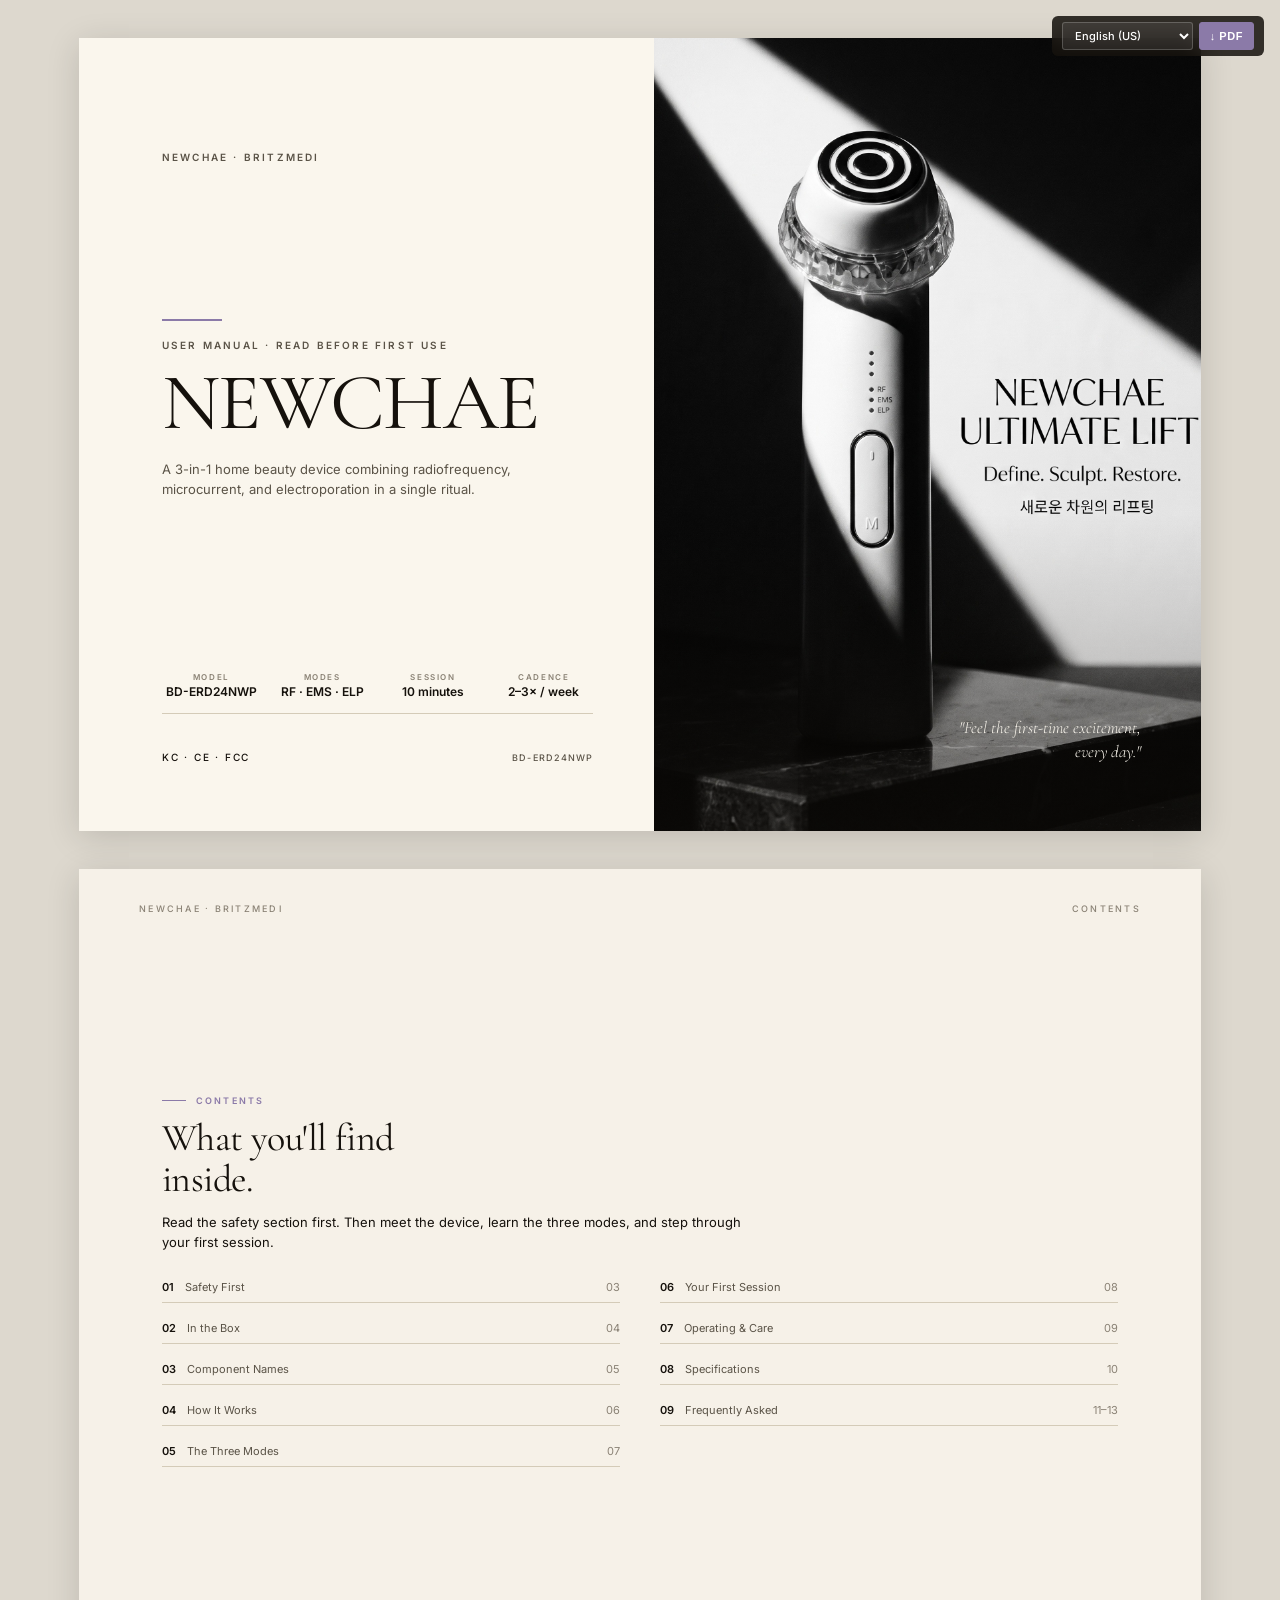
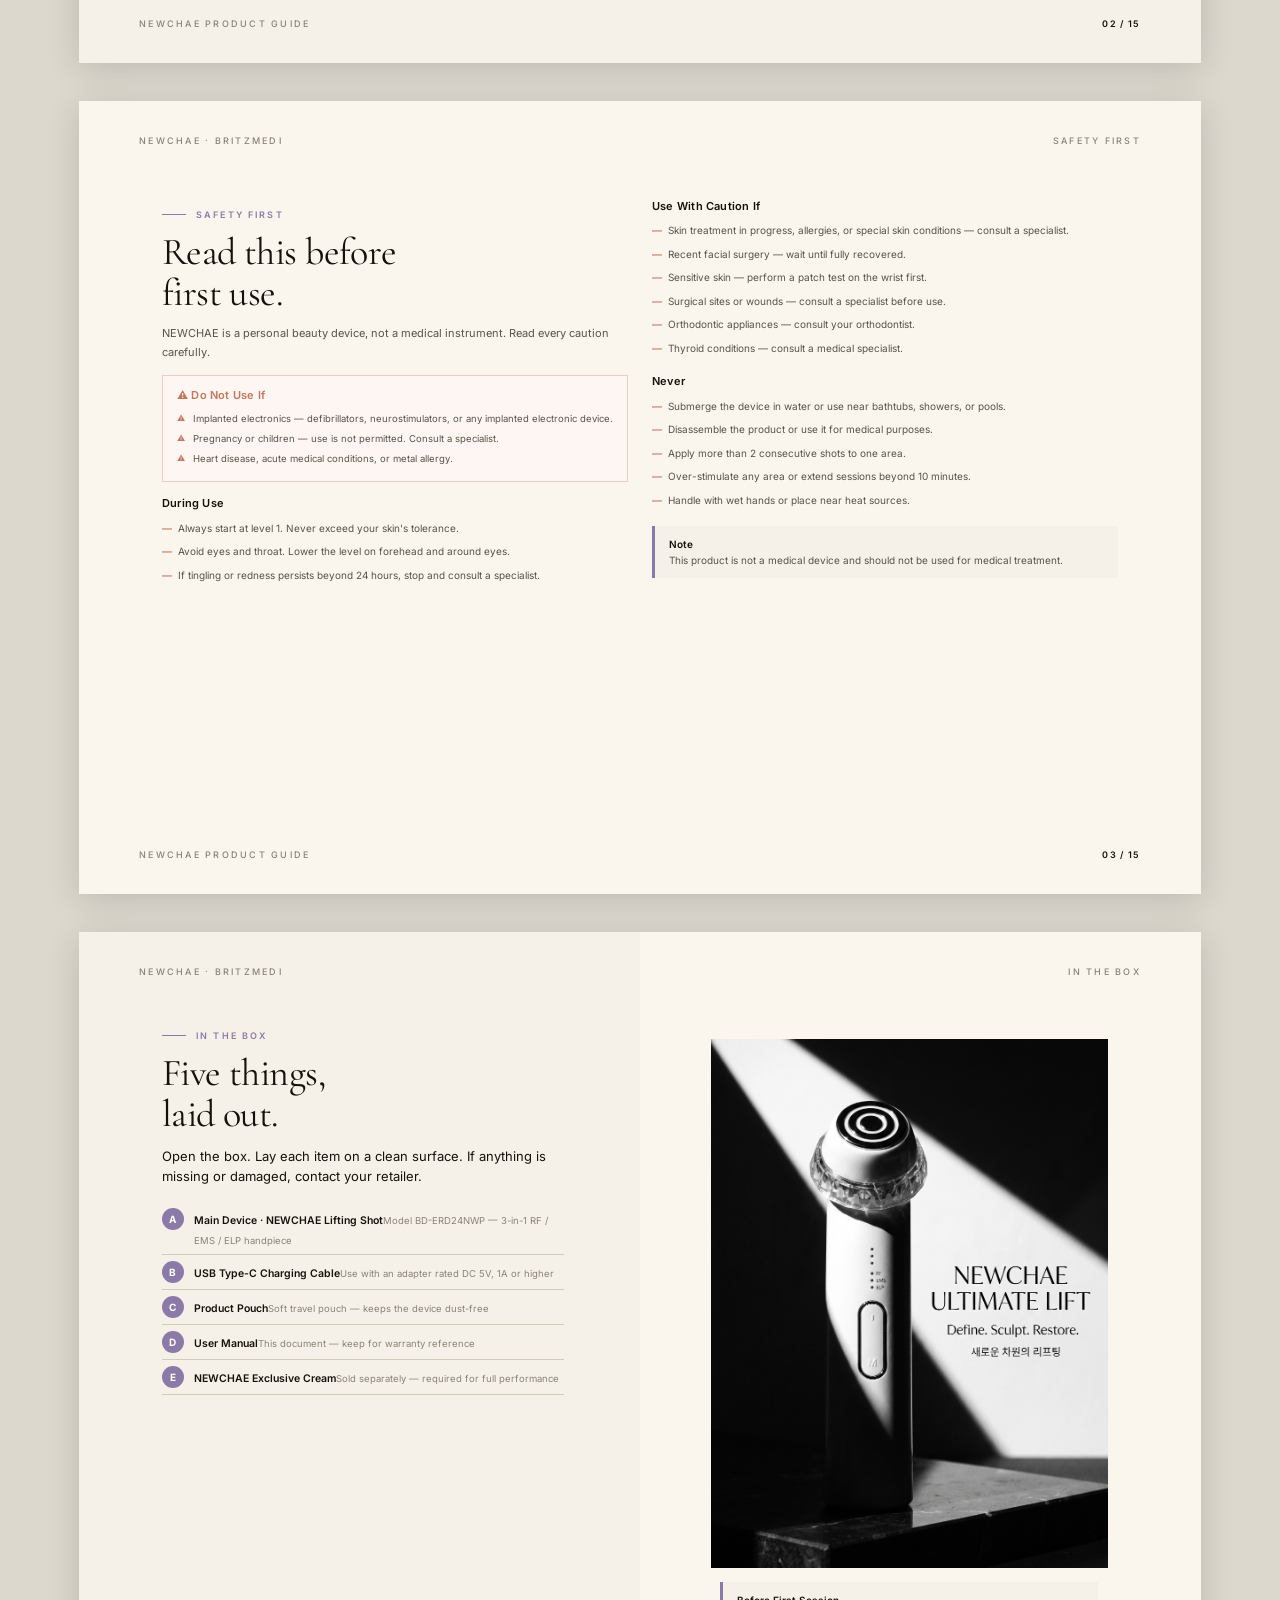
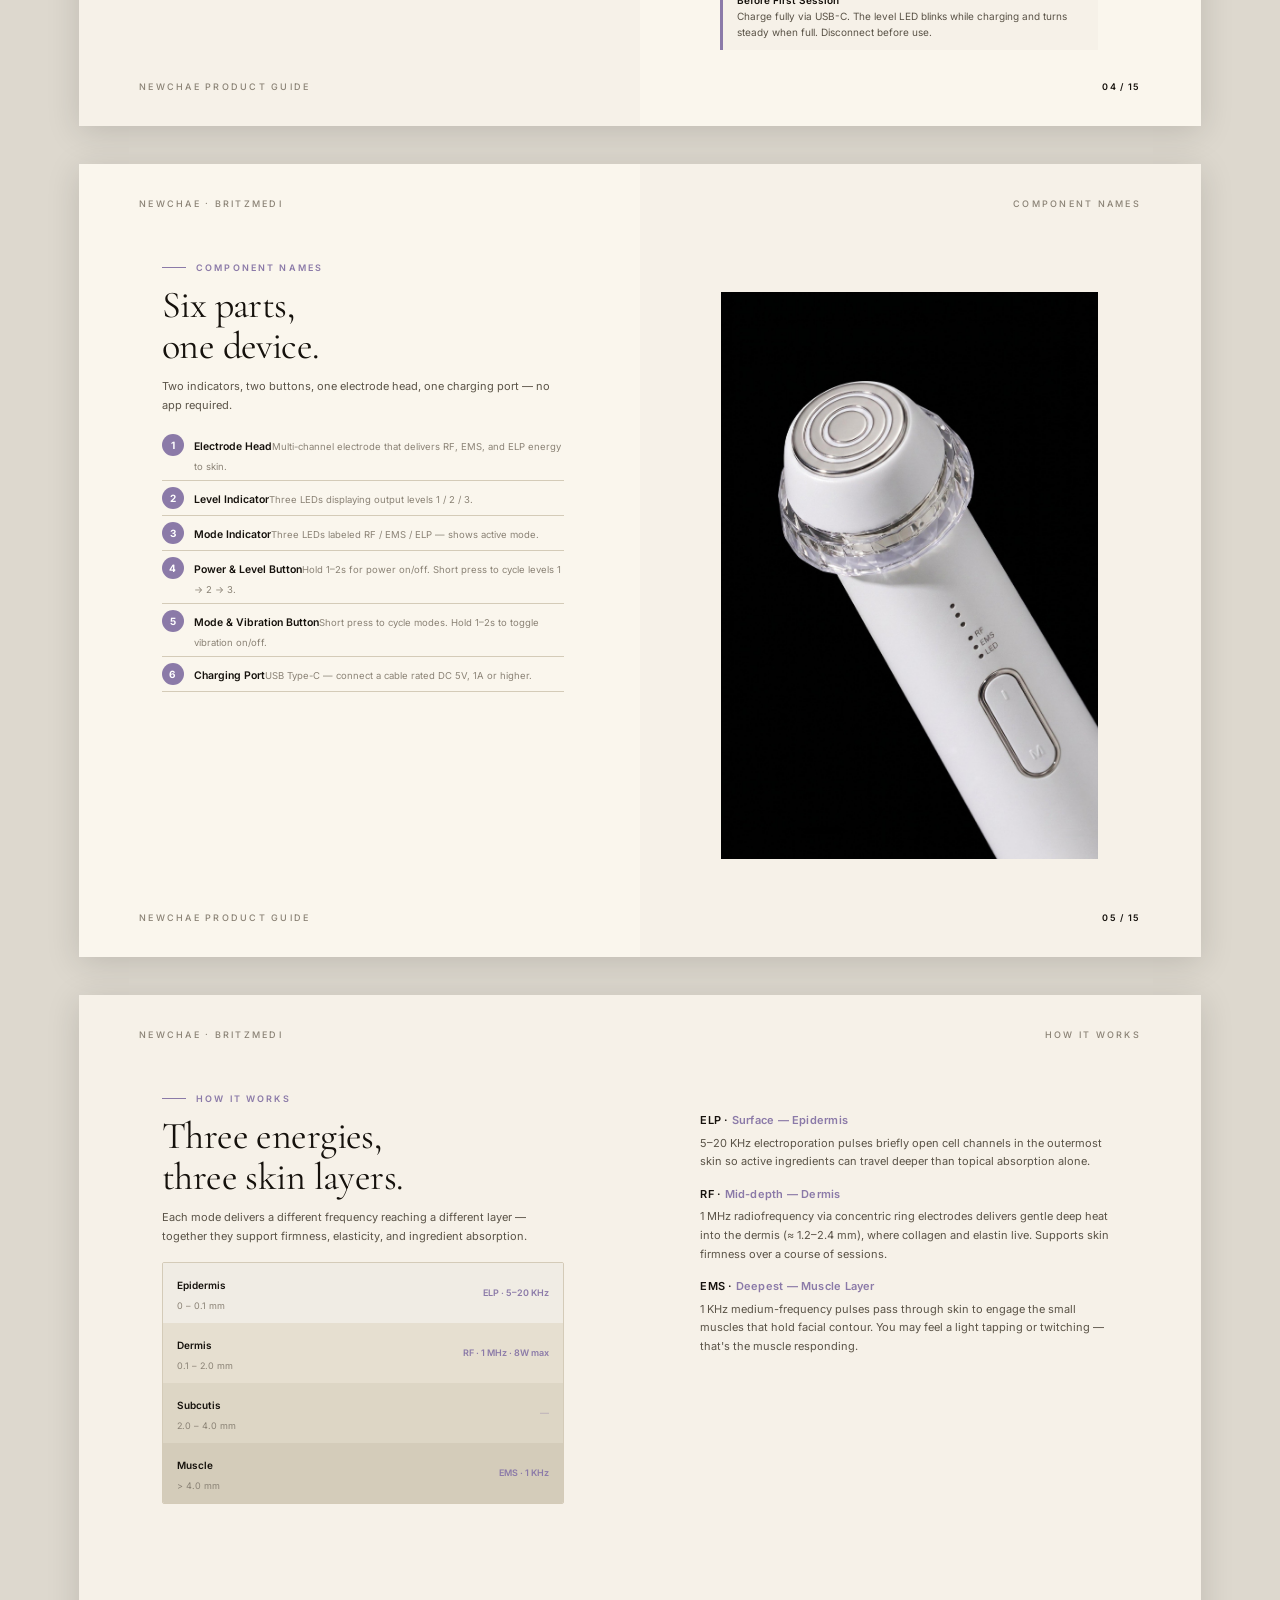
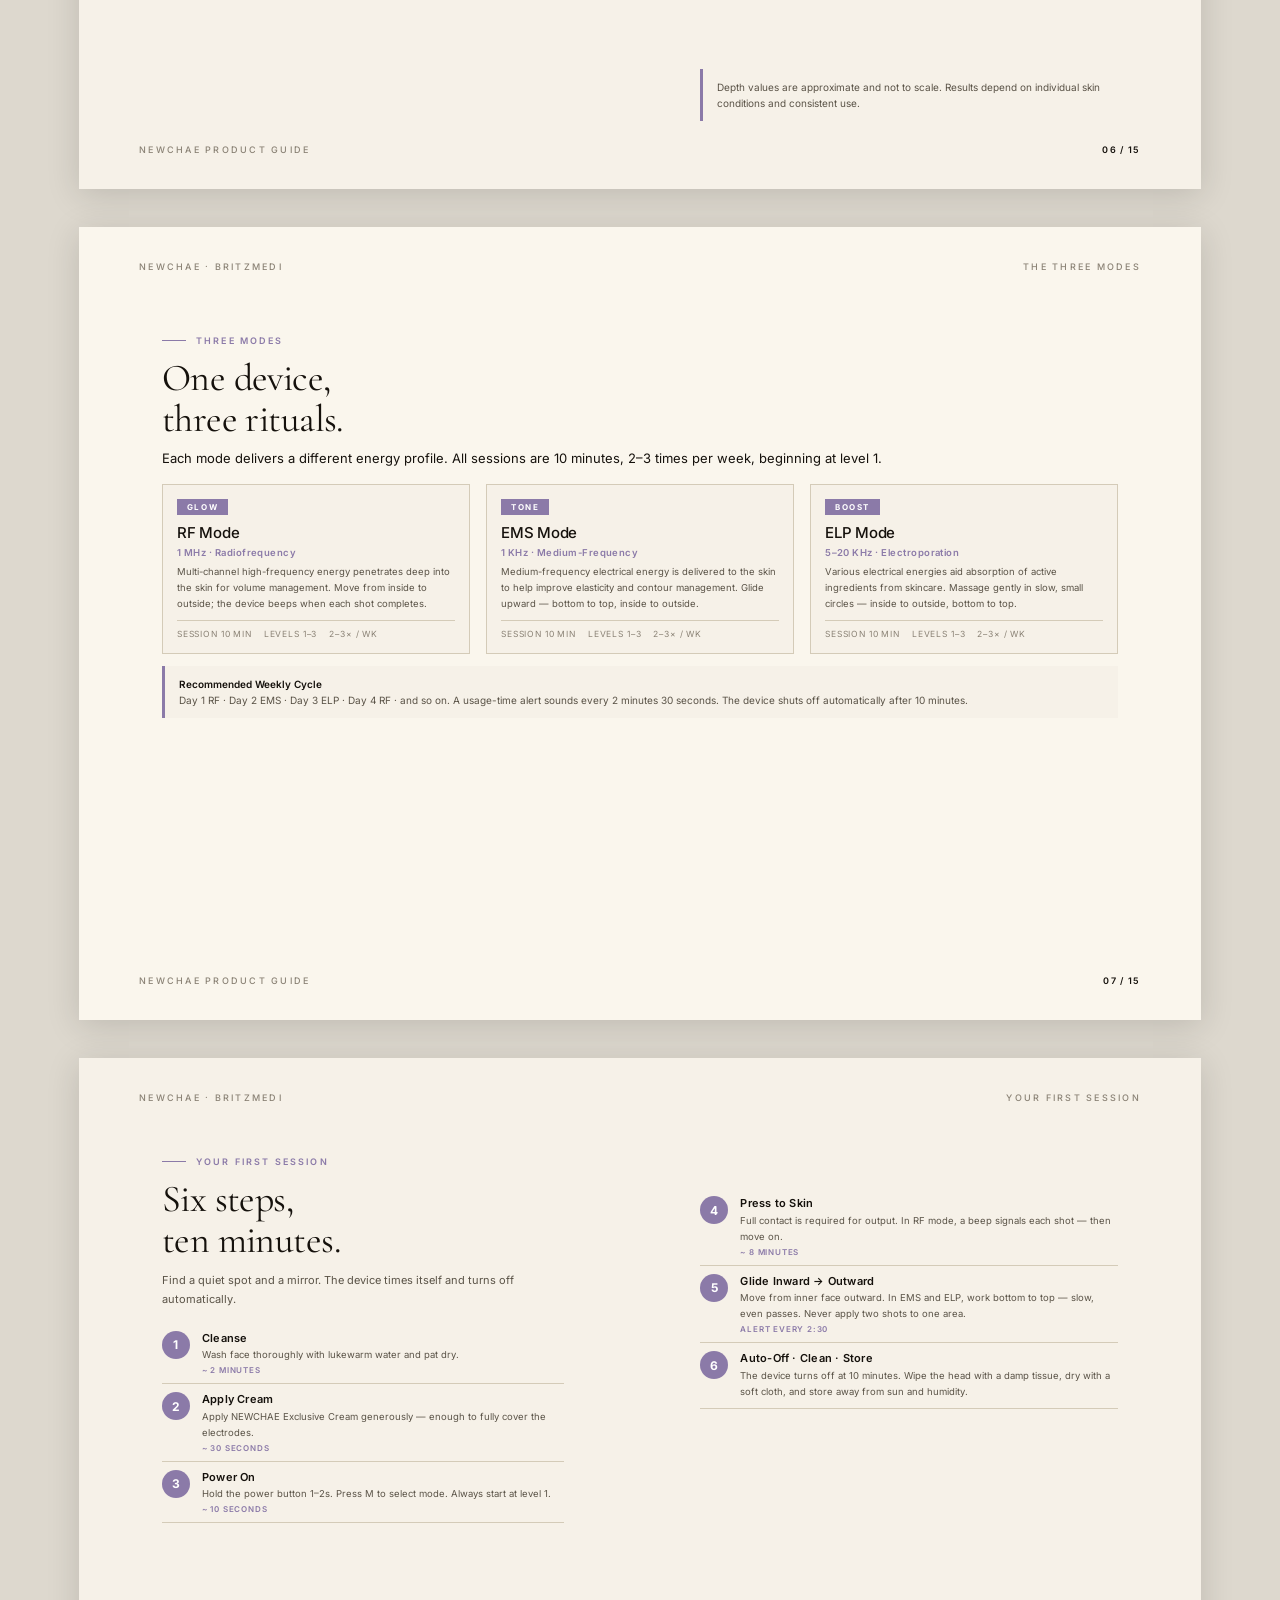
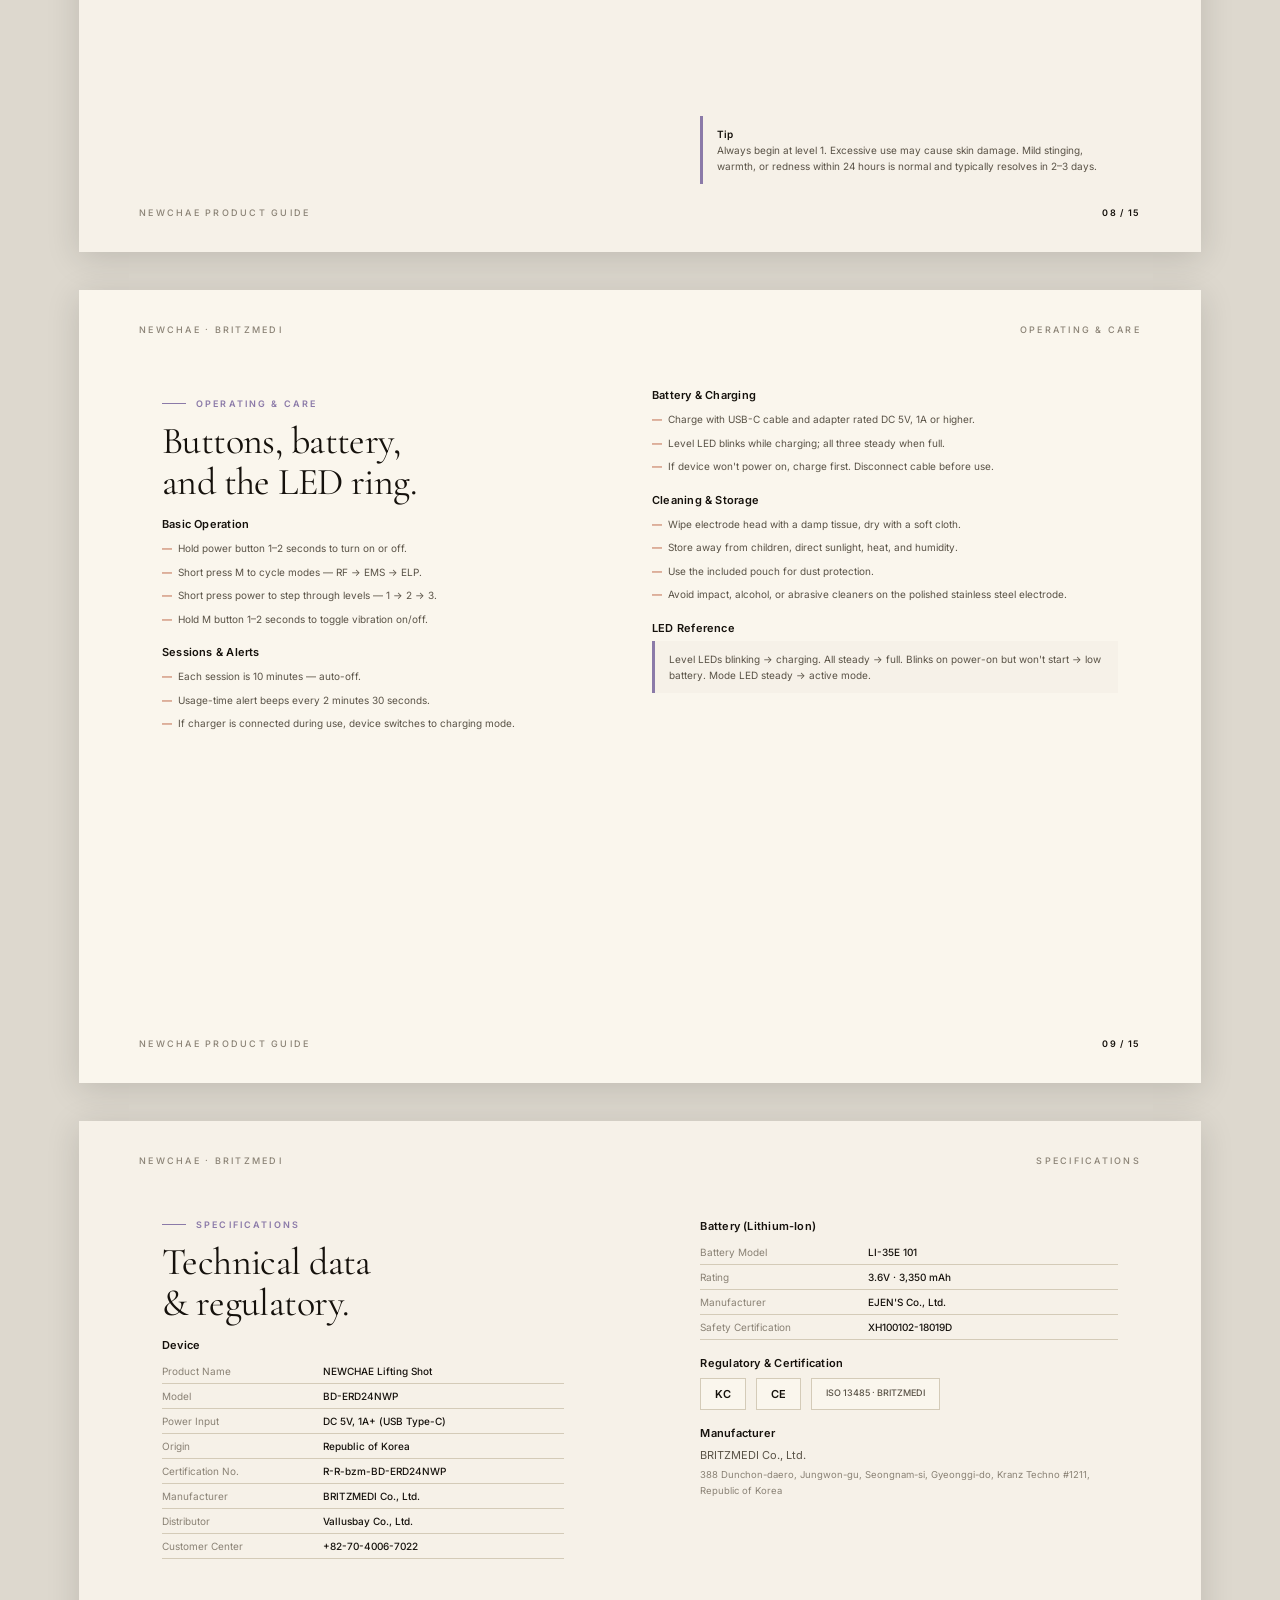
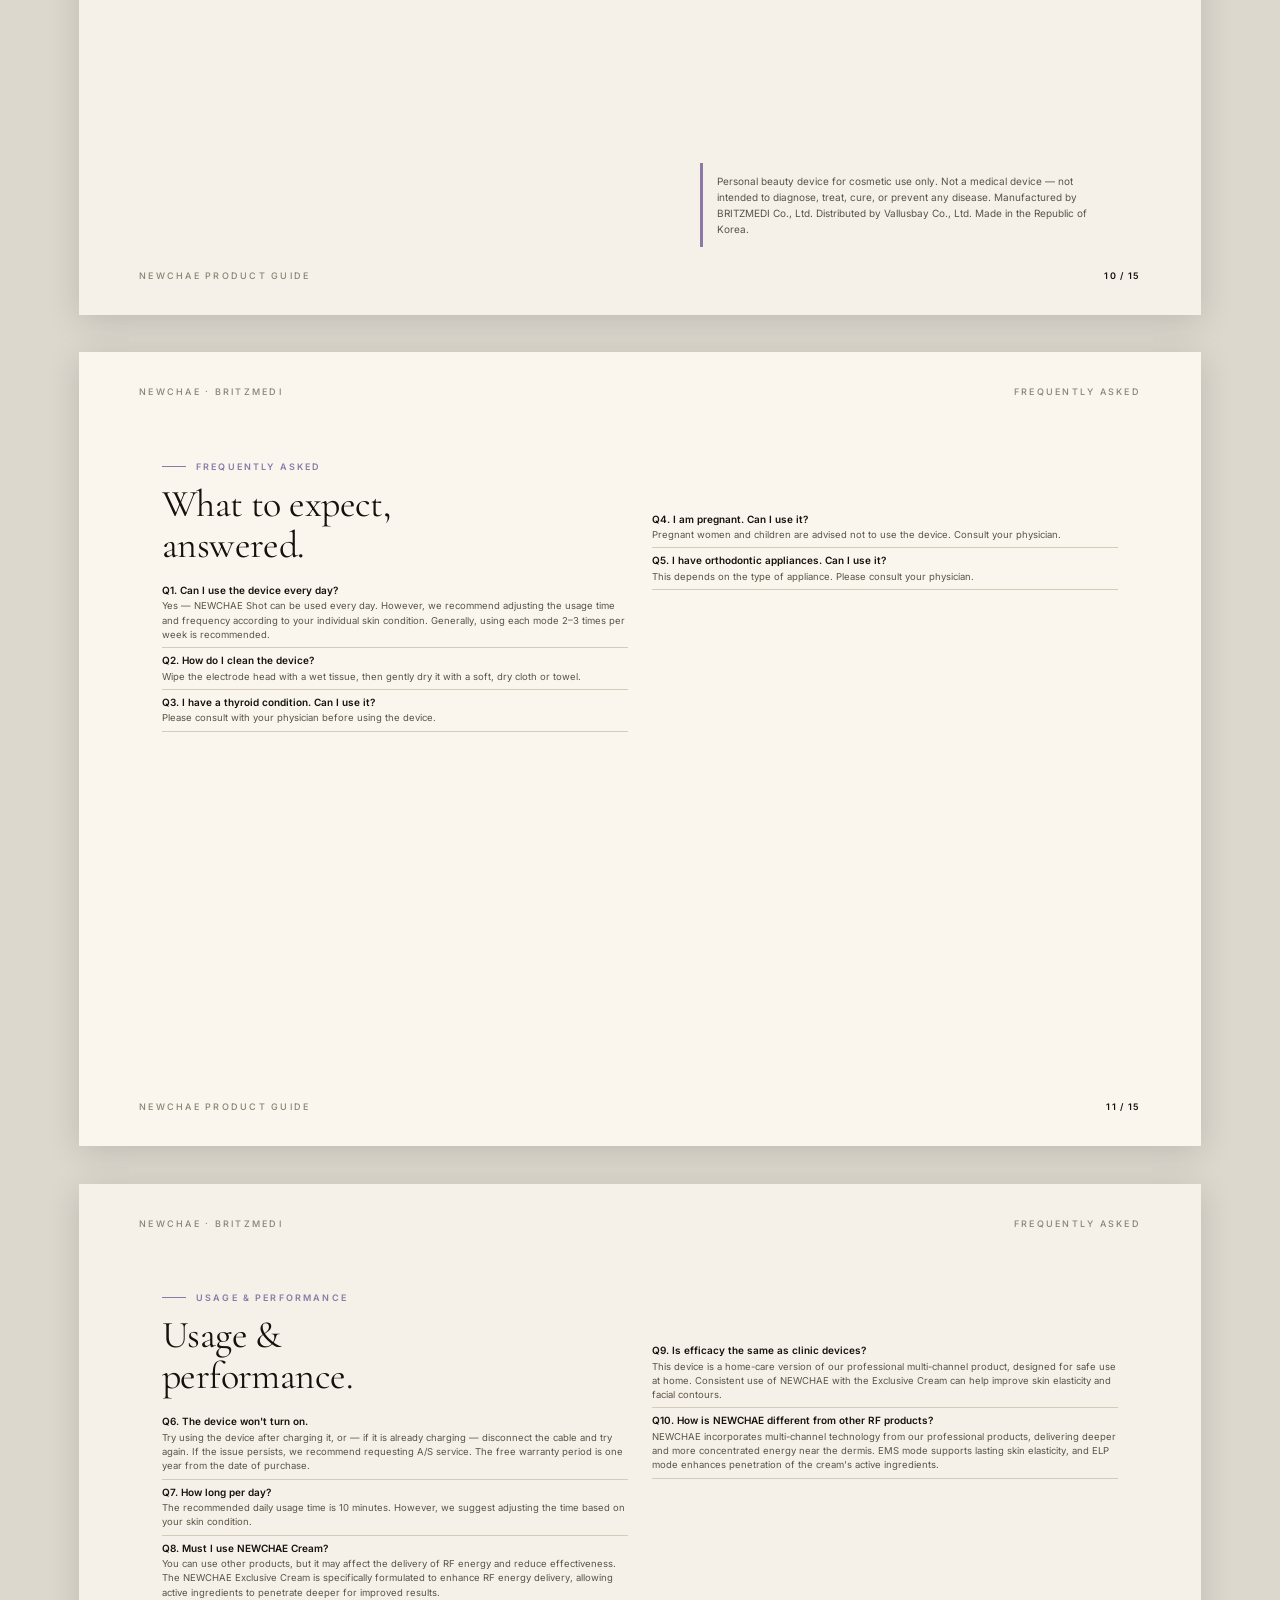
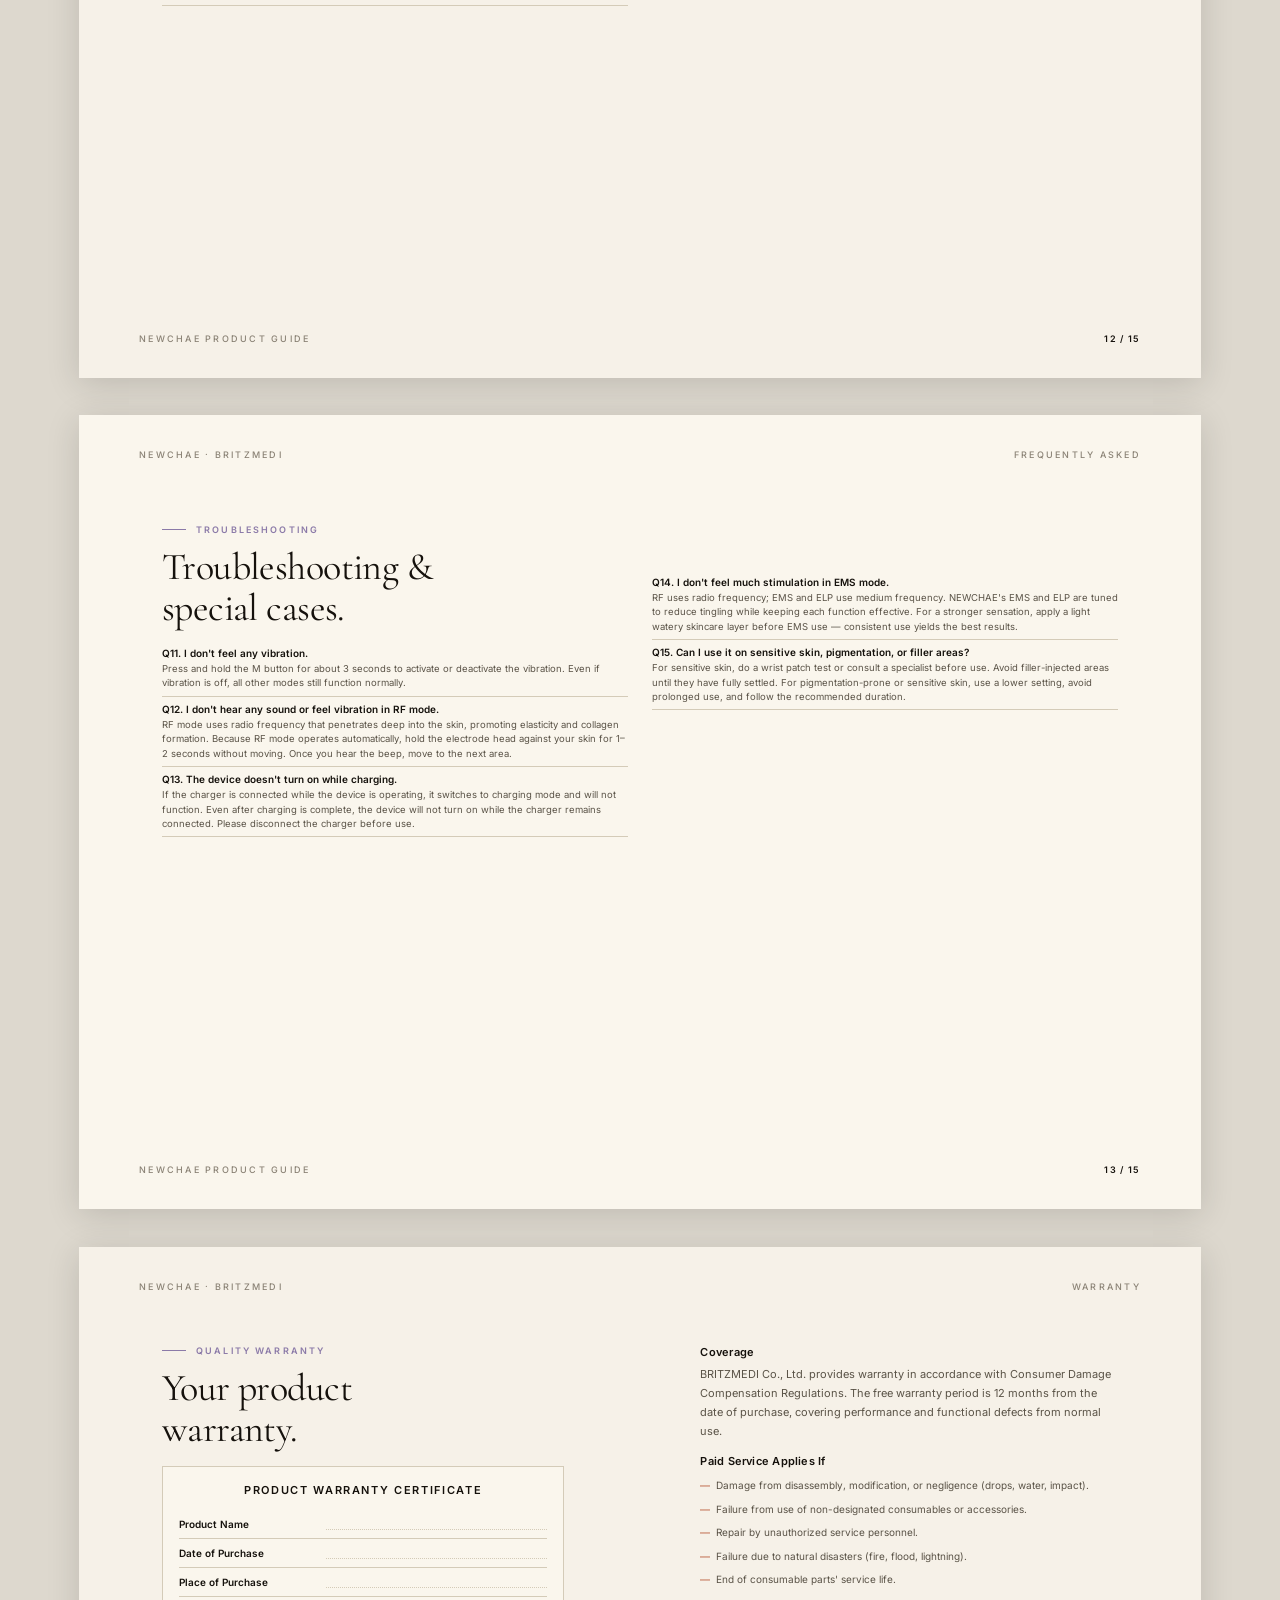
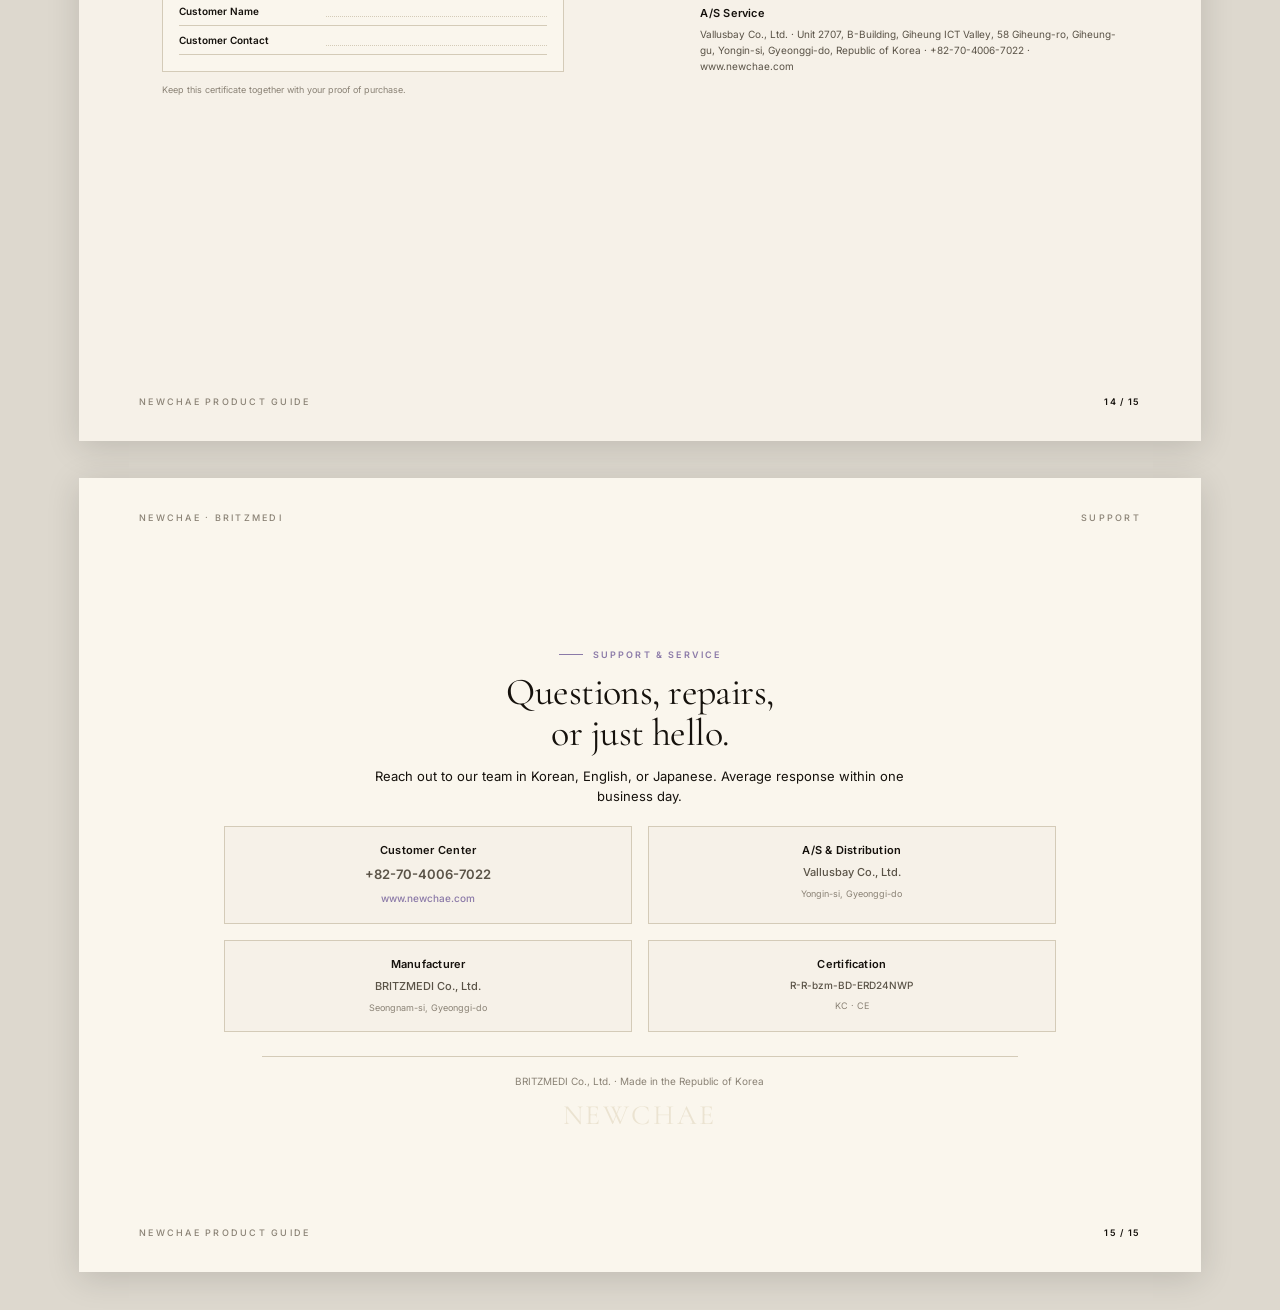
<file: product-guide.html>
<!DOCTYPE html>
<html lang="en">
<head>
<meta charset="UTF-8">
<meta name="viewport" content="width=device-width, initial-scale=1.0">
<title>NEWCHAE — Product Guide</title>
<meta name="description" content="NEWCHAE SHOT 15-page product guide. Safety, components, modes, first session, specs, FAQ, warranty. 12 languages: EN, EN-GB, KO, RU, FR, JA, ZH, TH, VI, ID, ES, PT.">
<link href="https://fonts.googleapis.com/css2?family=Cormorant+Garamond:ital,wght@0,300;0,400;0,500;0,600;1,300;1,400&family=Inter:wght@300;400;500;600;700;800&family=Noto+Sans+JP:wght@300;400;500;600&family=Noto+Sans+KR:wght@300;400;500;600&family=Noto+Sans+Thai:wght@300;400;500;600&family=Noto+Serif+JP:wght@300;400;500;600&family=Noto+Serif+KR:wght@300;400;500;600&family=Noto+Serif+Thai:wght@300;400;500;600&display=swap" rel="stylesheet">
<style>
  :root {
    --ivory: #f6f1e8; --cream: #faf6ed; --sand: #ebe3d1;
    --ink: #15110c; --graphite: #5a5347; --mute: #8a8275;
    --lilac: #8b7aa8; --rose: #c9a8a0; --line: #d4cbb8;
    --warn: #c4775a;
  }
  * { box-sizing: border-box; margin: 0; padding: 0; }
  html, body {
    background: #ddd8ce;
    font-family: 'Inter', -apple-system, 'Noto Sans KR', sans-serif;
    color: var(--ink);
    -webkit-font-smoothing: antialiased;
  }
  :lang(ko) body { font-family: 'Noto Sans KR', 'Inter', sans-serif; }
  :lang(ja) body { font-family: 'Noto Sans JP', 'Inter', sans-serif; }
  :lang(th) body { font-family: 'Noto Sans Thai', 'Inter', sans-serif; }

  .page {
    width: 297mm; height: 210mm;
    margin: 10mm auto;
    background: var(--cream);
    box-shadow: 0 6px 32px rgba(0,0,0,0.14);
    position: relative; overflow: hidden;
    page-break-after: always; display: grid;
  }
  .page:last-child { page-break-after: auto; }

  .ft, .fb {
    position: absolute; left: 16mm; right: 16mm;
    display: flex; justify-content: space-between; align-items: center;
    font-family: 'Inter', sans-serif;
    font-size: 9px; letter-spacing: 0.25em; text-transform: uppercase;
    color: var(--mute); font-weight: 500; z-index: 10;
  }
  .ft { top: 9mm; }
  .fb { bottom: 9mm; }
  .fb .num { color: var(--ink); font-weight: 600; letter-spacing: 0.15em; }

  .serif { font-family: 'Cormorant Garamond', 'Noto Serif KR', serif; }
  :lang(ko) .serif { font-family: 'Noto Serif KR', 'Cormorant Garamond', serif; }
  :lang(ja) .serif { font-family: 'Noto Serif JP', 'Cormorant Garamond', serif; }

  h1, h2, h3, h4 { font-weight: 400; letter-spacing: -0.015em; color: var(--ink); }
  .display {
    font-family: 'Cormorant Garamond', 'Noto Serif KR', serif;
    font-size: 80px; line-height: 0.95; font-weight: 400; letter-spacing: -0.02em;
  }
  :lang(ko) .display { font-family: 'Noto Serif KR', serif; font-size: 62px; font-weight: 300; line-height: 1.05; }
  h2 { font-family: 'Cormorant Garamond', 'Noto Serif KR', serif; font-size: 38px; line-height: 1.08; }
  :lang(ko) h2 { font-family: 'Noto Serif KR', serif; font-size: 30px; }
  :lang(ja) h2 { font-family: 'Noto Serif JP', serif; font-size: 30px; }
  h3 { font-size: 15px; line-height: 1.3; font-weight: 500; }
  h4 { font-size: 11px; line-height: 1.3; font-weight: 600; letter-spacing: 0.02em; }
  p { font-size: 11px; line-height: 1.7; color: var(--graphite); }
  .lead { font-size: 13px; line-height: 1.55; color: var(--ink); }

  .ey {
    font-family: 'Inter', sans-serif;
    font-size: 9px; font-weight: 600;
    letter-spacing: 0.24em; text-transform: uppercase;
    color: var(--lilac); margin-bottom: 12px;
    display: inline-flex; align-items: center; gap: 10px;
  }
  .ey::before { content: ''; width: 24px; height: 1px; background: var(--lilac); }
  strong { color: var(--ink); font-weight: 600; }
  .accent { color: var(--lilac); font-weight: 600; }

  /* COVER */
  .cover { grid-template-columns: 1.05fr 1fr; }
  .cover-l {
    padding: 30mm 16mm 18mm 22mm;
    display: flex; flex-direction: column; justify-content: space-between;
  }
  .cover-l .house {
    font-family: 'Inter'; font-size: 10px; font-weight: 600;
    letter-spacing: 0.22em; color: var(--graphite);
  }
  .cover-title .line { width: 60px; height: 2px; background: var(--lilac); margin-bottom: 18px; }
  .cover-title .kicker {
    font-family: 'Inter'; font-size: 10px; font-weight: 600;
    letter-spacing: 0.22em; text-transform: uppercase;
    color: var(--graphite); margin-bottom: 14px;
  }
  .cover-title .sub { font-size: 13px; color: var(--graphite); max-width: 110mm; margin-top: 18px; line-height: 1.6; }
  .cover-meta {
    display: flex; justify-content: space-between; align-items: flex-end;
    padding-top: 10mm; border-top: 1px solid var(--line);
  }
  .cover-meta .cert { font-size: 10px; font-weight: 500; letter-spacing: 0.18em; }
  .cover-meta .model { font-size: 9px; font-weight: 500; letter-spacing: 0.12em; color: var(--graphite); text-transform: uppercase; }
  .cover-stats {
    display: grid; grid-template-columns: repeat(4, 1fr); gap: 12px; margin-top: 16px;
  }
  .cover-stats .stat { text-align: center; }
  .cover-stats .stat-label { font-size: 8px; letter-spacing: 0.2em; text-transform: uppercase; color: var(--mute); font-weight: 600; }
  .cover-stats .stat-val { font-size: 12px; font-weight: 600; color: var(--ink); margin-top: 2px; }
  .cover-r {
    background: linear-gradient(135deg, #e8dfc9, #d4c6a8);
    position: relative; overflow: hidden;
  }
  .cover-r img {
    position: absolute; inset: 0; width: 100%; height: 100%;
    object-fit: cover; mix-blend-mode: multiply; filter: contrast(1.05) saturate(0.9);
  }
  .cover-r::after {
    content: ''; position: absolute; inset: 0;
    background: linear-gradient(180deg, rgba(0,0,0,0) 60%, rgba(26,22,16,0.35) 100%);
  }
  .cover-r .tag {
    position: absolute; bottom: 18mm; right: 16mm; z-index: 2;
    color: #faf6ed; font-family: 'Cormorant Garamond', serif;
    font-style: italic; font-weight: 300; font-size: 17px;
    text-align: right; line-height: 1.4;
  }
  :lang(ko) .cover-r .tag { font-family: 'Noto Serif KR', serif; font-style: normal; font-size: 13px; }

  /* GENERIC TWO-COL */
  .two-col { grid-template-columns: 1fr 1fr; }
  .col-pad { padding: 26mm 20mm 18mm 22mm; display: flex; flex-direction: column; }
  .col-pad-r { padding: 26mm 22mm 18mm 16mm; display: flex; flex-direction: column; }

  /* GENERIC SINGLE */
  .single { grid-template-columns: 1fr; }
  .inner { padding: 26mm 22mm 18mm 22mm; }
  .inner-2col { display: grid; grid-template-columns: 1fr 1fr; gap: 24px; }

  /* LISTS */
  .dash-list { list-style: none; padding: 0; }
  .dash-list li {
    padding: 4px 0 4px 16px; position: relative;
    font-size: 10px; line-height: 1.55; color: var(--graphite);
  }
  .dash-list li::before { content: '—'; position: absolute; left: 0; color: var(--warn); font-weight: 600; }

  .num-list { list-style: none; padding: 0; counter-reset: ns; }
  .num-list li {
    position: relative; padding: 6px 0 6px 28px;
    font-size: 10.5px; line-height: 1.6; color: var(--graphite);
    counter-increment: ns;
  }
  .num-list li::before {
    content: counter(ns); position: absolute; left: 0; top: 6px;
    width: 20px; height: 20px; border-radius: 50%;
    background: var(--lilac); color: #fff;
    font-size: 9px; font-weight: 600;
    display: flex; align-items: center; justify-content: center;
  }

  /* WARN BOX */
  .warn-box {
    background: #fdf6f3; border: 1px solid #e8cfc6;
    padding: 12px 14px; margin-top: 10px;
  }
  .warn-box h4 { color: var(--warn); margin-bottom: 6px; }
  .warn-icon { list-style: none; padding: 0; }
  .warn-icon li {
    padding: 3px 0 3px 16px; position: relative;
    font-size: 9.5px; line-height: 1.5; color: var(--graphite);
  }
  .warn-icon li::before { content: '⚠'; position: absolute; left: 0; font-size: 8px; color: var(--warn); }

  /* INFO BOX */
  .info-box {
    background: var(--ivory); padding: 10px 14px; margin-top: 8px;
    border-left: 3px solid var(--lilac);
    font-size: 10px; color: var(--graphite); line-height: 1.6;
  }

  /* PARTS */
  .part-item {
    display: flex; align-items: flex-start; gap: 10px;
    padding: 6px 0; border-bottom: 1px solid var(--line);
  }
  .part-num {
    flex-shrink: 0; width: 22px; height: 22px;
    border-radius: 50%; background: var(--lilac);
    display: flex; align-items: center; justify-content: center;
    font-size: 10px; font-weight: 700; color: #fff;
  }
  .part-name { font-weight: 600; color: var(--ink); font-size: 10.5px; }
  .part-desc { color: var(--mute); font-size: 9.5px; margin-top: 1px; }

  /* MODE CARD */
  .mode-card {
    background: var(--ivory); border: 1px solid var(--line);
    padding: 14px; display: flex; flex-direction: column;
  }
  .mode-tag {
    display: inline-block; padding: 3px 10px; margin-bottom: 8px;
    font-size: 8px; font-weight: 700; letter-spacing: 0.2em; text-transform: uppercase;
    color: #fff; background: var(--lilac); align-self: flex-start;
  }
  .mode-card h3 { margin-bottom: 4px; }
  .mode-card .freq { font-size: 9.5px; font-weight: 600; color: var(--lilac); letter-spacing: 0.05em; margin-bottom: 6px; }
  .mode-card p { font-size: 9.5px; margin-bottom: 8px; }
  .mode-meta { display: flex; gap: 12px; margin-top: auto; padding-top: 8px; border-top: 1px solid var(--line); font-size: 8.5px; color: var(--mute); letter-spacing: 0.1em; text-transform: uppercase; }

  /* SKIN CROSS-SECTION */
  .skin-diagram {
    display: flex; flex-direction: column; gap: 0;
    border: 1px solid var(--line); overflow: hidden; border-radius: 2px;
  }
  .skin-layer {
    padding: 10px 14px; display: flex; justify-content: space-between; align-items: center;
  }
  .skin-layer .layer-name { font-size: 10px; font-weight: 600; color: var(--ink); }
  .skin-layer .layer-depth { font-size: 9px; color: var(--mute); }
  .skin-layer .layer-mode { font-size: 9px; font-weight: 600; color: var(--lilac); }
  .layer-epidermis { background: #f0ece4; }
  .layer-dermis { background: #e6dfd0; }
  .layer-subcutis { background: #ddd6c5; }
  .layer-muscle { background: #d4ccba; }

  /* STEP CARD */
  .step-card {
    display: flex; gap: 12px; padding: 8px 0;
    border-bottom: 1px solid var(--line);
  }
  .step-num {
    flex-shrink: 0; width: 28px; height: 28px;
    border-radius: 50%; background: var(--lilac);
    display: flex; align-items: center; justify-content: center;
    font-size: 12px; font-weight: 700; color: #fff;
  }
  .step-card h4 { margin-bottom: 2px; }
  .step-card p { font-size: 9.5px; }
  .step-time { font-size: 8px; color: var(--lilac); font-weight: 600; letter-spacing: 0.1em; text-transform: uppercase; margin-top: 2px; }

  /* SPEC TABLE */
  .spec-tbl { width: 100%; border-collapse: collapse; }
  .spec-tbl td {
    padding: 6px 0; border-bottom: 1px solid var(--line);
    font-size: 10px; vertical-align: top;
  }
  .spec-tbl td:first-child { color: var(--mute); width: 40%; }
  .spec-tbl td:last-child { color: var(--ink); font-weight: 500; }

  /* QA */
  .qa-item { padding: 5px 0; border-bottom: 1px solid var(--line); }
  .qa-item .q { font-size: 10px; font-weight: 600; color: var(--ink); line-height: 1.45; margin-bottom: 2px; }
  .qa-item .a { font-size: 9.5px; color: var(--graphite); line-height: 1.5; }

  /* WARRANTY */
  .warranty-field {
    display: flex; border-bottom: 1px solid var(--line); padding: 8px 0;
  }
  .warranty-field .wlabel { width: 40%; font-size: 10px; font-weight: 600; color: var(--ink); }
  .warranty-field .wval { width: 60%; font-size: 10px; color: var(--mute); border-bottom: 1px dotted var(--line); }

  /* CONTROLS */
  #controls {
    position: fixed; top: 16px; right: 16px;
    display: flex; gap: 6px; z-index: 9999;
    background: rgba(21,17,12,0.85); backdrop-filter: blur(12px);
    padding: 6px 10px; border-radius: 6px;
  }
  #controls select {
    background: rgba(255,255,255,0.08); border: 1px solid rgba(255,255,255,0.2);
    color: #fff; padding: 5px 8px; font-size: 11px; font-weight: 500;
    cursor: pointer; border-radius: 3px; outline: none;
    font-family: 'Inter', sans-serif;
  }
  #controls select option { background: #2a2520; color: #fff; }
  #controls button {
    background: transparent; border: 1px solid rgba(255,255,255,0.15);
    color: rgba(255,255,255,0.7); padding: 5px 10px;
    font-size: 11px; font-weight: 500; cursor: pointer;
    border-radius: 3px; transition: all 0.2s;
  }
  #controls button:hover { background: rgba(255,255,255,0.1); }
  #controls button.dl { background: var(--lilac); border-color: var(--lilac); color: #fff; font-weight: 600; letter-spacing: 0.05em; }

  @media print {
    body { background: white; }
    #controls { display: none !important; }
    .page { margin: 0; box-shadow: none; width: 297mm; height: 210mm; }
  }
  @page { size: A4 landscape; margin: 0; }
</style>
</head>
<body>

<div id="controls">
  <select id="lang-select" onchange="setLang(this.value)">
    <option value="en">English (US)</option>
    <option value="en_gb">English (UK)</option>
    <option value="ko">한국어</option>
    <option value="ru">Русский</option>
    <option value="fr">Français</option>
    <option value="ja">日本語</option>
    <option value="zh">中文</option>
    <option value="th">ภาษาไทย</option>
    <option value="vi">Tiếng Việt</option>
    <option value="id">Bahasa Indonesia</option>
    <option value="es">Español (MX)</option>
    <option value="pt">Português (BR)</option>
  </select>
  <button class="dl" onclick="window.print()">↓ PDF</button>
</div>

<!-- PAGE 1 — COVER -->
<section class="page cover">
  <div class="cover-l">
    <div class="house" data-i18n="frame.brand">NEWCHAE · BRITZMEDI</div>
    <div class="cover-title">
      <div class="line"></div>
      <div class="kicker" data-i18n="cover.kicker">User Manual · Read Before First Use</div>
      <h1 class="display">NEWCHAE</h1>
      <p class="sub" data-i18n="cover.sub">A 3-in-1 home beauty device combining radiofrequency, microcurrent, and electroporation in a single ritual.</p>
    </div>
    <div>
      <div class="cover-stats">
        <div class="stat"><div class="stat-label">Model</div><div class="stat-val">BD-ERD24NWP</div></div>
        <div class="stat"><div class="stat-label">Modes</div><div class="stat-val">RF · EMS · ELP</div></div>
        <div class="stat"><div class="stat-label" data-i18n="cover.session">Session</div><div class="stat-val" data-i18n="cover.session_v">10 minutes</div></div>
        <div class="stat"><div class="stat-label" data-i18n="cover.cadence">Cadence</div><div class="stat-val">2–3× / week</div></div>
      </div>
      <div class="cover-meta" style="margin-top: 14px;">
        <div class="cert">KC · CE · FCC</div>
        <div class="model">BD-ERD24NWP</div>
      </div>
    </div>
  </div>
  <div class="cover-r">
    <img src="images/newchea black and white.png" alt="NEWCHAE SHOT" style="mix-blend-mode: normal; filter: none;">
    <div class="tag" data-i18n="cover.tag">"Feel the first-time excitement,<br>every day."</div>
  </div>
</section>

<!-- PAGE 2 — CONTENTS -->
<section class="page single" style="background: var(--ivory);">
  <div class="ft"><span data-i18n="frame.brand">NEWCHAE · BRITZMEDI</span><span data-i18n="nav.contents">Contents</span></div>
  <div class="inner" style="display: flex; flex-direction: column; justify-content: center;">
    <div class="ey" data-i18n="p2.ey">Contents</div>
    <h2 data-i18n="p2.h2">What you'll find<br>inside.</h2>
    <p class="lead" style="margin-top: 12px; max-width: 160mm;" data-i18n="p2.lead">Read the safety section first. Then meet the device, learn the three modes, and step through your first session.</p>
    <div style="display: grid; grid-template-columns: 1fr 1fr; gap: 10px 40px; margin-top: 20px;">
      <div style="display:flex; justify-content:space-between; padding:8px 0; border-bottom:1px solid var(--line); font-size:11px;"><span><strong>01</strong> <span data-i18n="toc.01" style="color:var(--graphite); margin-left:8px;">Safety First</span></span><span style="color:var(--mute);">03</span></div>
      <div style="display:flex; justify-content:space-between; padding:8px 0; border-bottom:1px solid var(--line); font-size:11px;"><span><strong>06</strong> <span data-i18n="toc.06" style="color:var(--graphite); margin-left:8px;">Your First Session</span></span><span style="color:var(--mute);">08</span></div>
      <div style="display:flex; justify-content:space-between; padding:8px 0; border-bottom:1px solid var(--line); font-size:11px;"><span><strong>02</strong> <span data-i18n="toc.02" style="color:var(--graphite); margin-left:8px;">In the Box</span></span><span style="color:var(--mute);">04</span></div>
      <div style="display:flex; justify-content:space-between; padding:8px 0; border-bottom:1px solid var(--line); font-size:11px;"><span><strong>07</strong> <span data-i18n="toc.07" style="color:var(--graphite); margin-left:8px;">Operating & Care</span></span><span style="color:var(--mute);">09</span></div>
      <div style="display:flex; justify-content:space-between; padding:8px 0; border-bottom:1px solid var(--line); font-size:11px;"><span><strong>03</strong> <span data-i18n="toc.03" style="color:var(--graphite); margin-left:8px;">Component Names</span></span><span style="color:var(--mute);">05</span></div>
      <div style="display:flex; justify-content:space-between; padding:8px 0; border-bottom:1px solid var(--line); font-size:11px;"><span><strong>08</strong> <span data-i18n="toc.08" style="color:var(--graphite); margin-left:8px;">Specifications</span></span><span style="color:var(--mute);">10</span></div>
      <div style="display:flex; justify-content:space-between; padding:8px 0; border-bottom:1px solid var(--line); font-size:11px;"><span><strong>04</strong> <span data-i18n="toc.04" style="color:var(--graphite); margin-left:8px;">How It Works</span></span><span style="color:var(--mute);">06</span></div>
      <div style="display:flex; justify-content:space-between; padding:8px 0; border-bottom:1px solid var(--line); font-size:11px;"><span><strong>09</strong> <span data-i18n="toc.09" style="color:var(--graphite); margin-left:8px;">Frequently Asked</span></span><span style="color:var(--mute);">11–13</span></div>
      <div style="display:flex; justify-content:space-between; padding:8px 0; border-bottom:1px solid var(--line); font-size:11px;"><span><strong>05</strong> <span data-i18n="toc.05" style="color:var(--graphite); margin-left:8px;">The Three Modes</span></span><span style="color:var(--mute);">07</span></div>

    </div>
  </div>
  <div class="fb"><span>NEWCHAE Product Guide</span><span class="num">02 / 15</span></div>
</section>

<!-- PAGE 3 — SAFETY -->
<section class="page single">
  <div class="ft"><span data-i18n="frame.brand">NEWCHAE · BRITZMEDI</span><span data-i18n="nav.safety">Safety First</span></div>
  <div class="inner inner-2col">
    <div>
      <div class="ey" data-i18n="p3.ey">Safety First</div>
      <h2 data-i18n="p3.h2">Read this before<br>first use.</h2>
      <p style="margin-top:10px;" data-i18n="p3.lead">NEWCHAE is a personal beauty device, not a medical instrument. Read every caution carefully.</p>
      <div class="warn-box" style="margin-top: 14px;">
        <h4 data-i18n="p3.warn_h">⚠ Do Not Use If</h4>
        <ul class="warn-icon">
          <li data-i18n="p3.w1">Implanted electronics — defibrillators, neurostimulators, or any implanted electronic device.</li>
          <li data-i18n="p3.w2">Pregnancy or children — use is not permitted. Consult a specialist.</li>
          <li data-i18n="p3.w3">Heart disease, acute medical conditions, or metal allergy.</li>
        </ul>
      </div>
      <h4 style="margin-top: 14px;" data-i18n="p3.during_h">During Use</h4>
      <ul class="dash-list" style="margin-top: 6px;">
        <li data-i18n="p3.d1">Always start at level 1. Never exceed your skin's tolerance.</li>
        <li data-i18n="p3.d2">Avoid eyes and throat. Lower the level on forehead and around eyes.</li>
        <li data-i18n="p3.d3">If tingling or redness persists beyond 24 hours, stop and consult a specialist.</li>
      </ul>
    </div>
    <div>
      <h4 data-i18n="p3.caution_h">Use With Caution If</h4>
      <ul class="dash-list" style="margin-top: 6px;">
        <li data-i18n="p3.c1">Skin treatment in progress, allergies, or special skin conditions — consult a specialist.</li>
        <li data-i18n="p3.c2">Recent facial surgery — wait until fully recovered.</li>
        <li data-i18n="p3.c3">Sensitive skin — perform a patch test on the wrist first.</li>
        <li data-i18n="p3.c4">Surgical sites or wounds — consult a specialist before use.</li>
        <li data-i18n="p3.c5">Orthodontic appliances — consult your orthodontist.</li>
        <li data-i18n="p3.c6">Thyroid conditions — consult a medical specialist.</li>
      </ul>
      <h4 style="margin-top: 14px;" data-i18n="p3.never_h">Never</h4>
      <ul class="dash-list" style="margin-top: 6px;">
        <li data-i18n="p3.n1">Submerge the device in water or use near bathtubs, showers, or pools.</li>
        <li data-i18n="p3.n2">Disassemble the product or use it for medical purposes.</li>
        <li data-i18n="p3.n3">Apply more than 2 consecutive shots to one area.</li>
        <li data-i18n="p3.n4">Over-stimulate any area or extend sessions beyond 10 minutes.</li>
        <li data-i18n="p3.n5">Handle with wet hands or place near heat sources.</li>
      </ul>
      <div class="info-box" style="margin-top: 14px;">
        <strong data-i18n="p3.note_h">Note</strong><br>
        <span data-i18n="p3.note">This product is not a medical device and should not be used for medical treatment.</span>
      </div>
    </div>
  </div>
  <div class="fb"><span>NEWCHAE Product Guide</span><span class="num">03 / 15</span></div>
</section>

<!-- PAGE 4 — IN THE BOX -->
<section class="page two-col" style="background: var(--ivory);">
  <div class="ft"><span data-i18n="frame.brand">NEWCHAE · BRITZMEDI</span><span data-i18n="nav.box">In the Box</span></div>
  <div class="col-pad">
    <div class="ey" data-i18n="p4.ey">In the Box</div>
    <h2 data-i18n="p4.h2">Five things,<br>laid out.</h2>
    <p class="lead" style="margin-top: 10px;" data-i18n="p4.lead">Open the box. Lay each item on a clean surface. If anything is missing or damaged, contact your retailer.</p>
    <div style="margin-top: 16px;">
      <div class="part-item"><span class="part-num">A</span><span><span class="part-name" data-i18n="p4.a_name">Main Device · NEWCHAE Lifting Shot</span><span class="part-desc" data-i18n="p4.a_desc">Model BD-ERD24NWP — 3-in-1 RF / EMS / ELP handpiece</span></span></div>
      <div class="part-item"><span class="part-num">B</span><span><span class="part-name" data-i18n="p4.b_name">USB Type-C Charging Cable</span><span class="part-desc" data-i18n="p4.b_desc">Use with an adapter rated DC 5V, 1A or higher</span></span></div>
      <div class="part-item"><span class="part-num">C</span><span><span class="part-name" data-i18n="p4.c_name">Product Pouch</span><span class="part-desc" data-i18n="p4.c_desc">Soft travel pouch — keeps the device dust-free</span></span></div>
      <div class="part-item"><span class="part-num">D</span><span><span class="part-name" data-i18n="p4.d_name">User Manual</span><span class="part-desc" data-i18n="p4.d_desc">This document — keep for warranty reference</span></span></div>
      <div class="part-item"><span class="part-num">E</span><span><span class="part-name" data-i18n="p4.e_name">NEWCHAE Exclusive Cream</span><span class="part-desc" data-i18n="p4.e_desc">Sold separately — required for full performance</span></span></div>
    </div>
  </div>
  <div class="col-pad-r" style="justify-content: center; align-items: center; background: var(--cream);">
    <img src="images/newchea black and white.png" alt="NEWCHAE SHOT" style="max-height: 140mm; width: auto; filter: brightness(1.02);">
    <div class="info-box" style="margin-top: 14px; max-width: 100mm;">
      <strong data-i18n="p4.charge_h">Before First Session</strong><br>
      <span data-i18n="p4.charge_p">Charge fully via USB-C. The level LED blinks while charging and turns steady when full. Disconnect before use.</span>
    </div>
  </div>
  <div class="fb"><span>NEWCHAE Product Guide</span><span class="num">04 / 15</span></div>
</section>

<!-- PAGE 5 — COMPONENT NAMES -->
<section class="page two-col">
  <div class="ft"><span data-i18n="frame.brand">NEWCHAE · BRITZMEDI</span><span data-i18n="nav.parts">Component Names</span></div>
  <div class="col-pad">
    <div class="ey" data-i18n="p5.ey">Component Names</div>
    <h2 data-i18n="p5.h2">Six parts,<br>one device.</h2>
    <p style="margin-top: 10px;" data-i18n="p5.lead">Two indicators, two buttons, one electrode head, one charging port — no app required.</p>
    <div style="margin-top: 14px;">
      <div class="part-item"><span class="part-num">1</span><span><span class="part-name" data-i18n="p5.p1_name">Electrode Head</span><span class="part-desc" data-i18n="p5.p1_desc">Multi-channel electrode that delivers RF, EMS, and ELP energy to skin.</span></span></div>
      <div class="part-item"><span class="part-num">2</span><span><span class="part-name" data-i18n="p5.p2_name">Level Indicator</span><span class="part-desc" data-i18n="p5.p2_desc">Three LEDs displaying output levels 1 / 2 / 3.</span></span></div>
      <div class="part-item"><span class="part-num">3</span><span><span class="part-name" data-i18n="p5.p3_name">Mode Indicator</span><span class="part-desc" data-i18n="p5.p3_desc">Three LEDs labeled RF / EMS / ELP — shows active mode.</span></span></div>
      <div class="part-item"><span class="part-num">4</span><span><span class="part-name" data-i18n="p5.p4_name">Power & Level Button</span><span class="part-desc" data-i18n="p5.p4_desc">Hold 1–2s for power on/off. Short press to cycle levels 1 → 2 → 3.</span></span></div>
      <div class="part-item"><span class="part-num">5</span><span><span class="part-name" data-i18n="p5.p5_name">Mode & Vibration Button</span><span class="part-desc" data-i18n="p5.p5_desc">Short press to cycle modes. Hold 1–2s to toggle vibration on/off.</span></span></div>
      <div class="part-item"><span class="part-num">6</span><span><span class="part-name" data-i18n="p5.p6_name">Charging Port</span><span class="part-desc" data-i18n="p5.p6_desc">USB Type-C — connect a cable rated DC 5V, 1A or higher.</span></span></div>
    </div>
  </div>
  <div class="col-pad-r" style="justify-content: center; align-items: center; background: var(--ivory);">
    <img src="images/newchae-parts-diagram.jpg" alt="NEWCHAE parts" style="max-height: 150mm; width: auto;">
  </div>
  <div class="fb"><span>NEWCHAE Product Guide</span><span class="num">05 / 15</span></div>
</section>

<!-- PAGE 6 — HOW IT WORKS -->
<section class="page two-col" style="background: var(--ivory);">
  <div class="ft"><span data-i18n="frame.brand">NEWCHAE · BRITZMEDI</span><span data-i18n="nav.howitworks">How It Works</span></div>
  <div class="col-pad">
    <div class="ey" data-i18n="p6.ey">How It Works</div>
    <h2 data-i18n="p6.h2">Three energies,<br>three skin layers.</h2>
    <p style="margin-top: 10px;" data-i18n="p6.lead">Each mode delivers a different frequency reaching a different layer — together they support firmness, elasticity, and ingredient absorption.</p>
    <div class="skin-diagram" style="margin-top: 16px;">
      <div class="skin-layer layer-epidermis">
        <div><span class="layer-name" data-i18n="p6.l1">Epidermis</span><br><span class="layer-depth">0 – 0.1 mm</span></div>
        <span class="layer-mode">ELP · 5–20 KHz</span>
      </div>
      <div class="skin-layer layer-dermis">
        <div><span class="layer-name" data-i18n="p6.l2">Dermis</span><br><span class="layer-depth">0.1 – 2.0 mm</span></div>
        <span class="layer-mode">RF · 1 MHz · 8W max</span>
      </div>
      <div class="skin-layer layer-subcutis">
        <div><span class="layer-name" data-i18n="p6.l3">Subcutis</span><br><span class="layer-depth">2.0 – 4.0 mm</span></div>
        <span class="layer-mode" style="opacity: 0.4;">—</span>
      </div>
      <div class="skin-layer layer-muscle">
        <div><span class="layer-name" data-i18n="p6.l4">Muscle</span><br><span class="layer-depth">> 4.0 mm</span></div>
        <span class="layer-mode">EMS · 1 KHz</span>
      </div>
    </div>
  </div>
  <div class="col-pad-r">
    <h4 style="margin-top: 20px;">ELP · <span style="color:var(--lilac);" data-i18n="p6.elp_sub">Surface — Epidermis</span></h4>
    <p style="margin-top: 6px;" data-i18n="p6.elp_p">5–20 KHz electroporation pulses briefly open cell channels in the outermost skin so active ingredients can travel deeper than topical absorption alone.</p>
    <h4 style="margin-top: 16px;">RF · <span style="color:var(--lilac);" data-i18n="p6.rf_sub">Mid-depth — Dermis</span></h4>
    <p style="margin-top: 6px;" data-i18n="p6.rf_p">1 MHz radiofrequency via concentric ring electrodes delivers gentle deep heat into the dermis (≈ 1.2–2.4 mm), where collagen and elastin live. Supports skin firmness over a course of sessions.</p>
    <h4 style="margin-top: 16px;">EMS · <span style="color:var(--lilac);" data-i18n="p6.ems_sub">Deepest — Muscle Layer</span></h4>
    <p style="margin-top: 6px;" data-i18n="p6.ems_p">1 KHz medium-frequency pulses pass through skin to engage the small muscles that hold facial contour. You may feel a light tapping or twitching — that's the muscle responding.</p>
    <div class="info-box" style="margin-top: auto;">
      <span data-i18n="p6.note">Depth values are approximate and not to scale. Results depend on individual skin conditions and consistent use.</span>
    </div>
  </div>
  <div class="fb"><span>NEWCHAE Product Guide</span><span class="num">06 / 15</span></div>
</section>

<!-- PAGE 7 — THREE MODES -->
<section class="page single">
  <div class="ft"><span data-i18n="frame.brand">NEWCHAE · BRITZMEDI</span><span data-i18n="nav.modes">The Three Modes</span></div>
  <div class="inner">
    <div class="ey" data-i18n="p7.ey">Three Modes</div>
    <h2 data-i18n="p7.h2">One device,<br>three rituals.</h2>
    <p class="lead" style="margin-top: 8px; margin-bottom: 16px;" data-i18n="p7.lead">Each mode delivers a different energy profile. All sessions are 10 minutes, 2–3 times per week, beginning at level 1.</p>
    <div style="display: grid; grid-template-columns: 1fr 1fr 1fr; gap: 16px;">
      <div class="mode-card">
        <div class="mode-tag">GLOW</div>
        <h3 data-i18n="p7.m1_h">RF Mode</h3>
        <div class="freq">1 MHz · Radiofrequency</div>
        <p data-i18n="p7.m1_p">Multi-channel high-frequency energy penetrates deep into the skin for volume management. Move from inside to outside; the device beeps when each shot completes.</p>
        <div class="mode-meta"><span data-i18n="p7.meta_session">Session 10 min</span><span data-i18n="p7.meta_level">Levels 1–3</span><span>2–3× / wk</span></div>
      </div>
      <div class="mode-card">
        <div class="mode-tag">TONE</div>
        <h3 data-i18n="p7.m2_h">EMS Mode</h3>
        <div class="freq">1 KHz · Medium-Frequency</div>
        <p data-i18n="p7.m2_p">Medium-frequency electrical energy is delivered to the skin to help improve elasticity and contour management. Glide upward — bottom to top, inside to outside.</p>
        <div class="mode-meta"><span data-i18n="p7.meta_session">Session 10 min</span><span data-i18n="p7.meta_level">Levels 1–3</span><span>2–3× / wk</span></div>
      </div>
      <div class="mode-card">
        <div class="mode-tag">BOOST</div>
        <h3 data-i18n="p7.m3_h">ELP Mode</h3>
        <div class="freq">5–20 KHz · Electroporation</div>
        <p data-i18n="p7.m3_p">Various electrical energies aid absorption of active ingredients from skincare. Massage gently in slow, small circles — inside to outside, bottom to top.</p>
        <div class="mode-meta"><span data-i18n="p7.meta_session">Session 10 min</span><span data-i18n="p7.meta_level">Levels 1–3</span><span>2–3× / wk</span></div>
      </div>
    </div>
    <div class="info-box" style="margin-top: 12px;">
      <strong data-i18n="p7.cycle_h">Recommended Weekly Cycle</strong><br>
      <span data-i18n="p7.cycle">Day 1 RF · Day 2 EMS · Day 3 ELP · Day 4 RF · and so on. A usage-time alert sounds every 2 minutes 30 seconds. The device shuts off automatically after 10 minutes.</span>
    </div>
  </div>
  <div class="fb"><span>NEWCHAE Product Guide</span><span class="num">07 / 15</span></div>
</section>

<!-- PAGE 8 — FIRST SESSION -->
<section class="page two-col" style="background: var(--ivory);">
  <div class="ft"><span data-i18n="frame.brand">NEWCHAE · BRITZMEDI</span><span data-i18n="nav.first">Your First Session</span></div>
  <div class="col-pad">
    <div class="ey" data-i18n="p8.ey">Your First Session</div>
    <h2 data-i18n="p8.h2">Six steps,<br>ten minutes.</h2>
    <p style="margin-top: 10px;" data-i18n="p8.lead">Find a quiet spot and a mirror. The device times itself and turns off automatically.</p>
    <div style="margin-top: 14px;">
      <div class="step-card"><span class="step-num">1</span><div><h4 data-i18n="p8.s1_h">Cleanse</h4><p data-i18n="p8.s1_p">Wash face thoroughly with lukewarm water and pat dry.</p><div class="step-time" data-i18n="p8.s1_t">~ 2 minutes</div></div></div>
      <div class="step-card"><span class="step-num">2</span><div><h4 data-i18n="p8.s2_h">Apply Cream</h4><p data-i18n="p8.s2_p">Apply NEWCHAE Exclusive Cream generously — enough to fully cover the electrodes.</p><div class="step-time" data-i18n="p8.s2_t">~ 30 seconds</div></div></div>
      <div class="step-card"><span class="step-num">3</span><div><h4 data-i18n="p8.s3_h">Power On</h4><p data-i18n="p8.s3_p">Hold the power button 1–2s. Press M to select mode. Always start at level 1.</p><div class="step-time" data-i18n="p8.s3_t">~ 10 seconds</div></div></div>
    </div>
  </div>
  <div class="col-pad-r">
    <div style="margin-top: 32px;">
      <div class="step-card"><span class="step-num">4</span><div><h4 data-i18n="p8.s4_h">Press to Skin</h4><p data-i18n="p8.s4_p">Full contact is required for output. In RF mode, a beep signals each shot — then move on.</p><div class="step-time" data-i18n="p8.s4_t">~ 8 minutes</div></div></div>
      <div class="step-card"><span class="step-num">5</span><div><h4 data-i18n="p8.s5_h">Glide Inward → Outward</h4><p data-i18n="p8.s5_p">Move from inner face outward. In EMS and ELP, work bottom to top — slow, even passes. Never apply two shots to one area.</p><div class="step-time" data-i18n="p8.s5_t">Alert every 2:30</div></div></div>
      <div class="step-card"><span class="step-num">6</span><div><h4 data-i18n="p8.s6_h">Auto-Off · Clean · Store</h4><p data-i18n="p8.s6_p">The device turns off at 10 minutes. Wipe the head with a damp tissue, dry with a soft cloth, and store away from sun and humidity.</p></div></div>
    </div>
    <div class="info-box" style="margin-top: auto;">
      <strong data-i18n="p8.tip_h">Tip</strong><br>
      <span data-i18n="p8.tip">Always begin at level 1. Excessive use may cause skin damage. Mild stinging, warmth, or redness within 24 hours is normal and typically resolves in 2–3 days.</span>
    </div>
  </div>
  <div class="fb"><span>NEWCHAE Product Guide</span><span class="num">08 / 15</span></div>
</section>

<!-- PAGE 9 — OPERATING & CARE -->
<section class="page single">
  <div class="ft"><span data-i18n="frame.brand">NEWCHAE · BRITZMEDI</span><span data-i18n="nav.care">Operating & Care</span></div>
  <div class="inner inner-2col">
    <div>
      <div class="ey" data-i18n="p9.ey">Operating & Care</div>
      <h2 data-i18n="p9.h2">Buttons, battery,<br>and the LED ring.</h2>
      <h4 style="margin-top: 14px;" data-i18n="p9.op_h">Basic Operation</h4>
      <ul class="dash-list" style="margin-top: 6px;">
        <li data-i18n="p9.op1">Hold power button 1–2 seconds to turn on or off.</li>
        <li data-i18n="p9.op2">Short press M to cycle modes — RF → EMS → ELP.</li>
        <li data-i18n="p9.op3">Short press power to step through levels — 1 → 2 → 3.</li>
        <li data-i18n="p9.op4">Hold M button 1–2 seconds to toggle vibration on/off.</li>
      </ul>
      <h4 style="margin-top: 14px;" data-i18n="p9.alert_h">Sessions & Alerts</h4>
      <ul class="dash-list" style="margin-top: 6px;">
        <li data-i18n="p9.al1">Each session is 10 minutes — auto-off.</li>
        <li data-i18n="p9.al2">Usage-time alert beeps every 2 minutes 30 seconds.</li>
        <li data-i18n="p9.al3">If charger is connected during use, device switches to charging mode.</li>
      </ul>
    </div>
    <div>
      <h4 data-i18n="p9.bat_h">Battery & Charging</h4>
      <ul class="dash-list" style="margin-top: 6px;">
        <li data-i18n="p9.b1">Charge with USB-C cable and adapter rated DC 5V, 1A or higher.</li>
        <li data-i18n="p9.b2">Level LED blinks while charging; all three steady when full.</li>
        <li data-i18n="p9.b3">If device won't power on, charge first. Disconnect cable before use.</li>
      </ul>
      <h4 style="margin-top: 14px;" data-i18n="p9.clean_h">Cleaning & Storage</h4>
      <ul class="dash-list" style="margin-top: 6px;">
        <li data-i18n="p9.cl1">Wipe electrode head with a damp tissue, dry with a soft cloth.</li>
        <li data-i18n="p9.cl2">Store away from children, direct sunlight, heat, and humidity.</li>
        <li data-i18n="p9.cl3">Use the included pouch for dust protection.</li>
        <li data-i18n="p9.cl4">Avoid impact, alcohol, or abrasive cleaners on the polished stainless steel electrode.</li>
      </ul>
      <h4 style="margin-top: 14px;" data-i18n="p9.led_h">LED Reference</h4>
      <div class="info-box" style="margin-top: 6px;">
        <span data-i18n="p9.led">Level LEDs blinking → charging. All steady → full. Blinks on power-on but won't start → low battery. Mode LED steady → active mode.</span>
      </div>
    </div>
  </div>
  <div class="fb"><span>NEWCHAE Product Guide</span><span class="num">09 / 15</span></div>
</section>

<!-- PAGE 10 — SPECIFICATIONS -->
<section class="page two-col" style="background: var(--ivory);">
  <div class="ft"><span data-i18n="frame.brand">NEWCHAE · BRITZMEDI</span><span data-i18n="nav.spec">Specifications</span></div>
  <div class="col-pad">
    <div class="ey" data-i18n="p10.ey">Specifications</div>
    <h2 data-i18n="p10.h2">Technical data<br>& regulatory.</h2>
    <h4 style="margin-top: 14px;" data-i18n="p10.dev_h">Device</h4>
    <table class="spec-tbl" style="margin-top: 6px;">
      <tr><td data-i18n="sp.name">Product Name</td><td>NEWCHAE Lifting Shot</td></tr>
      <tr><td data-i18n="sp.model">Model</td><td>BD-ERD24NWP</td></tr>
      <tr><td data-i18n="sp.input">Power Input</td><td>DC 5V, 1A+ (USB Type-C)</td></tr>
      <tr><td data-i18n="sp.origin">Origin</td><td data-i18n="sp.origin_v">Republic of Korea</td></tr>
      <tr><td data-i18n="sp.cert_no">Certification No.</td><td>R-R-bzm-BD-ERD24NWP</td></tr>
      <tr><td data-i18n="sp.mfr_label">Manufacturer</td><td>BRITZMEDI Co., Ltd.</td></tr>
      <tr><td data-i18n="sp.dist">Distributor</td><td>Vallusbay Co., Ltd.</td></tr>
      <tr><td data-i18n="sp.cc">Customer Center</td><td>+82-70-4006-7022</td></tr>
    </table>
  </div>
  <div class="col-pad-r">
    <h4 data-i18n="p10.bat_h">Battery (Lithium-Ion)</h4>
    <table class="spec-tbl" style="margin-top: 6px;">
      <tr><td data-i18n="sp.bat_model">Battery Model</td><td>LI-35E 101</td></tr>
      <tr><td data-i18n="sp.bat_rating">Rating</td><td>3.6V · 3,350 mAh</td></tr>
      <tr><td data-i18n="sp.bat_mfr">Manufacturer</td><td>EJEN'S Co., Ltd.</td></tr>
      <tr><td data-i18n="sp.bat_safety">Safety Certification</td><td>XH100102-18019D</td></tr>
    </table>
    <h4 style="margin-top: 16px;" data-i18n="p10.reg_h">Regulatory & Certification</h4>
    <div style="display: flex; gap: 10px; margin-top: 8px;">
      <div style="padding: 8px 14px; border: 1px solid var(--line); background: var(--cream); font-size: 11px; font-weight: 600;">KC</div>
      <div style="padding: 8px 14px; border: 1px solid var(--line); background: var(--cream); font-size: 11px; font-weight: 600;">CE</div>
      <div style="padding: 8px 14px; border: 1px solid var(--line); background: var(--cream); font-size: 9px; font-weight: 500; color: var(--graphite);">ISO 13485 · BRITZMEDI</div>
    </div>
    <h4 style="margin-top: 16px;" data-i18n="p10.mfr_h">Manufacturer</h4>
    <p style="margin-top: 6px;">BRITZMEDI Co., Ltd.</p>
    <p style="font-size: 9.5px; color: var(--mute); margin-top: 2px;" data-i18n="p10.addr">388 Dunchon-daero, Jungwon-gu, Seongnam-si, Gyeonggi-do, Kranz Techno #1211, Republic of Korea</p>
    <div class="info-box" style="margin-top: auto;">
      <span data-i18n="p10.disc">Personal beauty device for cosmetic use only. Not a medical device — not intended to diagnose, treat, cure, or prevent any disease. Manufactured by BRITZMEDI Co., Ltd. Distributed by Vallusbay Co., Ltd. Made in the Republic of Korea.</span>
    </div>
  </div>
  <div class="fb"><span>NEWCHAE Product Guide</span><span class="num">10 / 15</span></div>
</section>

<!-- PAGE 11 — FAQ PART 1 -->
<section class="page single">
  <div class="ft"><span data-i18n="frame.brand">NEWCHAE · BRITZMEDI</span><span data-i18n="nav.faq">Frequently Asked</span></div>
  <div class="inner inner-2col">
    <div>
      <div class="ey" data-i18n="p11.ey">Frequently Asked</div>
      <h2 data-i18n="p11.h2">What to expect,<br>answered.</h2>
      <div class="qa-item" style="margin-top: 12px;"><p class="q" data-i18n="q1.q">Q1. Can I use the device every day?</p><p class="a" data-i18n="q1.a">Yes — NEWCHAE Shot can be used every day. However, we recommend adjusting the usage time and frequency according to your individual skin condition. Generally, using each mode 2–3 times per week is recommended.</p></div>
      <div class="qa-item"><p class="q" data-i18n="q2.q">Q2. How do I clean the device?</p><p class="a" data-i18n="q2.a">Wipe the electrode head with a wet tissue, then gently dry it with a soft, dry cloth or towel.</p></div>
      <div class="qa-item"><p class="q" data-i18n="q3.q">Q3. I have a thyroid condition. Can I use it?</p><p class="a" data-i18n="q3.a">Please consult with your physician before using the device.</p></div>
    </div>
    <div style="padding-top: 56px;">
      <div class="qa-item"><p class="q" data-i18n="q4.q">Q4. I am pregnant. Can I use it?</p><p class="a" data-i18n="q4.a">Pregnant women and children are advised not to use the device. Please consult with your physician before use.</p></div>
      <div class="qa-item"><p class="q" data-i18n="q5.q">Q5. I have orthodontic appliances. Can I use it?</p><p class="a" data-i18n="q5.a">This depends on the type of orthodontic appliance you are using. Please consult with your physician before use.</p></div>
    </div>
  </div>
  <div class="fb"><span>NEWCHAE Product Guide</span><span class="num">11 / 15</span></div>
</section>

<!-- PAGE 12 — FAQ PART 2 -->
<section class="page single" style="background: var(--ivory);">
  <div class="ft"><span data-i18n="frame.brand">NEWCHAE · BRITZMEDI</span><span data-i18n="nav.faq">Frequently Asked</span></div>
  <div class="inner inner-2col">
    <div>
      <div class="ey" data-i18n="p12.ey">Usage & Performance</div>
      <h2 data-i18n="p12.h2">Usage &<br>performance.</h2>
      <div class="qa-item" style="margin-top: 12px;"><p class="q" data-i18n="q6.q">Q6. The device won't turn on.</p><p class="a" data-i18n="q6.a">Try using the device after charging it, or — if it is already charging — disconnect the cable and try again. If the issue persists, we recommend requesting A/S service. The free warranty period is one year from the date of purchase.</p></div>
      <div class="qa-item"><p class="q" data-i18n="q7.q">Q7. How long per day?</p><p class="a" data-i18n="q7.a">The recommended daily usage time is 10 minutes. However, we suggest adjusting the time based on your skin condition.</p></div>
      <div class="qa-item"><p class="q" data-i18n="q8.q">Q8. Must I use NEWCHAE Exclusive Cream?</p><p class="a" data-i18n="q8.a">You can use other products, but it may affect the delivery of RF energy and reduce effectiveness. The NEWCHAE Exclusive Cream is specifically formulated to enhance RF energy delivery, allowing active ingredients to penetrate deeper for improved results.</p></div>
    </div>
    <div style="padding-top: 56px;">
      <div class="qa-item"><p class="q" data-i18n="q9.q">Q9. Is efficacy the same as clinic devices?</p><p class="a" data-i18n="q9.a">This device is a home-care version of our professional multi-channel product, designed for safe use at home. Consistent use of NEWCHAE with the Exclusive Cream can help improve skin elasticity and facial contours.</p></div>
      <div class="qa-item"><p class="q" data-i18n="q10.q">Q10. How is NEWCHAE different from other RF products?</p><p class="a" data-i18n="q10.a">NEWCHAE incorporates multi-channel technology from our professional products, delivering deeper and more concentrated energy near the dermis. EMS mode supports lasting skin elasticity, and ELP mode enhances penetration of the cream's active ingredients.</p></div>
    </div>
  </div>
  <div class="fb"><span>NEWCHAE Product Guide</span><span class="num">12 / 15</span></div>
</section>

<!-- PAGE 13 — FAQ PART 3 -->
<section class="page single">
  <div class="ft"><span data-i18n="frame.brand">NEWCHAE · BRITZMEDI</span><span data-i18n="nav.faq">Frequently Asked</span></div>
  <div class="inner inner-2col">
    <div>
      <div class="ey" data-i18n="p13.ey">Troubleshooting</div>
      <h2 data-i18n="p13.h2">Troubleshooting &<br>special cases.</h2>
      <div class="qa-item" style="margin-top: 12px;"><p class="q" data-i18n="q11.q">Q11. I don't feel any vibration.</p><p class="a" data-i18n="q11.a">Press and hold the M button for about 3 seconds to activate or deactivate the vibration. Even if vibration is off, all other modes still function normally.</p></div>
      <div class="qa-item"><p class="q" data-i18n="q12.q">Q12. I don't hear sound or feel vibration in RF mode.</p><p class="a" data-i18n="q12.a">RF mode uses radio frequency that penetrates deep into the skin, promoting elasticity and collagen formation. Because RF mode operates automatically, hold the electrode head against your skin for 1–2 seconds without moving. Once you hear the beep, move to the next area.</p></div>
      <div class="qa-item"><p class="q" data-i18n="q13.q">Q13. The device doesn't turn on while charging.</p><p class="a" data-i18n="q13.a">If the charger is connected while the device is operating, it switches to charging mode and will not function. Even after charging is complete, the device will not turn on while the charger remains connected. Please disconnect the charger before use.</p></div>
    </div>
    <div style="padding-top: 56px;">
      <div class="qa-item"><p class="q" data-i18n="q14.q">Q14. I don't feel much stimulation in EMS mode.</p><p class="a" data-i18n="q14.a">RF uses radio frequency; EMS and ELP use medium frequency. NEWCHAE's EMS and ELP are tuned to reduce tingling while keeping each function effective. For a stronger sensation, apply a light watery skincare layer before EMS use — consistent use yields the best results.</p></div>
      <div class="qa-item"><p class="q" data-i18n="q15.q">Q15. Can I use it on sensitive skin, pigmentation, or filler areas?</p><p class="a" data-i18n="q15.a">For sensitive skin, do a wrist patch test or consult a specialist before use. Avoid filler-injected areas until they have fully settled. For pigmentation-prone or sensitive skin, use a lower setting, avoid prolonged use, and follow the recommended duration.</p></div>
    </div>
  </div>
  <div class="fb"><span>NEWCHAE Product Guide</span><span class="num">13 / 15</span></div>
</section>

<!-- PAGE 14 — WARRANTY -->
<section class="page two-col" style="background: var(--ivory);">
  <div class="ft"><span data-i18n="frame.brand">NEWCHAE · BRITZMEDI</span><span data-i18n="nav.warranty">Warranty</span></div>
  <div class="col-pad">
    <div class="ey" data-i18n="p14.ey">Quality Warranty</div>
    <h2 data-i18n="p14.h2">Your product<br>warranty.</h2>
    <div style="margin-top: 16px; border: 1px solid var(--line); padding: 16px; background: var(--cream);">
      <h4 style="text-align: center; margin-bottom: 12px; letter-spacing: 0.15em; text-transform: uppercase;" data-i18n="p14.cert_h">Product Warranty Certificate</h4>
      <div class="warranty-field"><span class="wlabel" data-i18n="p14.f1">Product Name</span><span class="wval"></span></div>
      <div class="warranty-field"><span class="wlabel" data-i18n="p14.f2">Date of Purchase</span><span class="wval"></span></div>
      <div class="warranty-field"><span class="wlabel" data-i18n="p14.f3">Place of Purchase</span><span class="wval"></span></div>
      <div class="warranty-field"><span class="wlabel" data-i18n="p14.f4">Customer Name</span><span class="wval"></span></div>
      <div class="warranty-field"><span class="wlabel" data-i18n="p14.f5">Customer Contact</span><span class="wval"></span></div>
    </div>
    <p style="margin-top: 10px; font-size: 9px; color: var(--mute);" data-i18n="p14.keep">Keep this certificate together with your proof of purchase.</p>
  </div>
  <div class="col-pad-r">
    <h4 data-i18n="p14.cov_h">Coverage</h4>
    <p style="margin-top: 6px;" data-i18n="p14.cov_p">BRITZMEDI Co., Ltd. provides warranty in accordance with Consumer Damage Compensation Regulations. The free warranty period is 12 months from the date of purchase, covering performance and functional defects from normal use.</p>
    <h4 style="margin-top: 14px;" data-i18n="p14.paid_h">Paid Service Applies If</h4>
    <ul class="dash-list" style="margin-top: 6px;">
      <li data-i18n="p14.paid1">Damage from disassembly, modification, or negligence (drops, water, impact).</li>
      <li data-i18n="p14.paid2">Failure from use of non-designated consumables or accessories.</li>
      <li data-i18n="p14.paid3">Repair by unauthorized service personnel.</li>
      <li data-i18n="p14.paid4">Failure due to natural disasters (fire, flood, lightning).</li>
      <li data-i18n="p14.paid5">End of consumable parts' service life.</li>
    </ul>
    <h4 style="margin-top: 14px;" data-i18n="p14.as_h">A/S Service</h4>
    <p style="margin-top: 6px; font-size: 10px; color: var(--graphite); line-height: 1.6;" data-i18n="p14.as_info">Vallusbay Co., Ltd. · Unit 2707, B-Building, Giheung ICT Valley, 58 Giheung-ro, Giheung-gu, Yongin-si, Gyeonggi-do, Republic of Korea · +82-70-4006-7022 · www.newchae.com</p>
  </div>
  <div class="fb"><span>NEWCHAE Product Guide</span><span class="num">14 / 15</span></div>
</section>

<!-- PAGE 15 — SUPPORT -->
<section class="page single">
  <div class="ft"><span data-i18n="frame.brand">NEWCHAE · BRITZMEDI</span><span data-i18n="nav.support">Support</span></div>
  <div class="inner" style="display: flex; flex-direction: column; justify-content: center; align-items: center; text-align: center;">
    <div class="ey" data-i18n="p15.ey">Support & Service</div>
    <h2 data-i18n="p15.h2">Questions, repairs,<br>or just hello.</h2>
    <p class="lead" style="margin-top: 12px; max-width: 140mm;" data-i18n="p15.lead">Reach out to our team in Korean, English, or Japanese. Average response within one business day.</p>
    <div style="display: grid; grid-template-columns: 1fr 1fr; gap: 16px; margin-top: 20px; max-width: 220mm; width: 100%;">
      <div style="padding: 16px; border: 1px solid var(--line); background: var(--ivory); text-align: center;">
        <h4 data-i18n="p15.cc_h">Customer Center</h4>
        <p style="margin-top: 6px; font-weight: 600; font-size: 13px;">+82-70-4006-7022</p>
        <p style="font-size: 10px; color: var(--lilac); font-weight: 500; margin-top: 4px;">www.newchae.com</p>
      </div>
      <div style="padding: 16px; border: 1px solid var(--line); background: var(--ivory); text-align: center;">
        <h4 data-i18n="p15.dist_h">A/S & Distribution</h4>
        <p style="margin-top: 6px; font-weight: 500;">Vallusbay Co., Ltd.</p>
        <p style="font-size: 9px; color: var(--mute); margin-top: 4px;" data-i18n="p15.dist_loc">Yongin-si, Gyeonggi-do</p>
      </div>
      <div style="padding: 16px; border: 1px solid var(--line); background: var(--ivory); text-align: center;">
        <h4 data-i18n="p15.mfr_h">Manufacturer</h4>
        <p style="margin-top: 6px; font-weight: 500;">BRITZMEDI Co., Ltd.</p>
        <p style="font-size: 9px; color: var(--mute); margin-top: 4px;" data-i18n="p15.mfr_loc">Seongnam-si, Gyeonggi-do</p>
      </div>
      <div style="padding: 16px; border: 1px solid var(--line); background: var(--ivory); text-align: center;">
        <h4 data-i18n="p15.cert_h2">Certification</h4>
        <p style="margin-top: 6px; font-size: 10px; font-weight: 500;">R-R-bzm-BD-ERD24NWP</p>
        <p style="font-size: 9px; color: var(--mute); margin-top: 4px;">KC · CE</p>
      </div>
    </div>
    <div style="margin-top: 24px; padding-top: 16px; border-top: 1px solid var(--line); max-width: 200mm; width: 100%;">
      <p style="font-size: 10px; color: var(--mute);">BRITZMEDI Co., Ltd. · Made in the Republic of Korea</p>
      <div style="font-family: 'Cormorant Garamond', serif; font-size: 28px; color: var(--sand); margin-top: 8px; letter-spacing: 0.1em;">NEWCHAE</div>
    </div>
  </div>
  <div class="fb"><span>NEWCHAE Product Guide</span><span class="num">15 / 15</span></div>
</section>

<script>
const DICT = {
  en: {
    "frame.brand": "NEWCHAE · BRITZMEDI",
    "cover.kicker": "User Manual · Read Before First Use",
    "cover.sub": "A 3-in-1 home beauty device combining radiofrequency, microcurrent, and electroporation in a single ritual.",
    "cover.session": "Session", "cover.session_v": "10 minutes", "cover.cadence": "Cadence",
    "cover.tag": "\"Feel the first-time excitement,<br>every day.\"",
    "nav.contents": "Contents", "nav.safety": "Safety First", "nav.box": "In the Box",
    "nav.parts": "Component Names", "nav.howitworks": "How It Works", "nav.modes": "The Three Modes",
    "nav.first": "Your First Session", "nav.care": "Operating & Care", "nav.spec": "Specifications",
    "nav.faq": "Frequently Asked", "nav.warranty": "Warranty", "nav.support": "Support",
    "p2.ey": "Contents", "p2.h2": "What you'll find<br>inside.",
    "p2.lead": "Read the safety section first. Then meet the device, learn the three modes, and step through your first session.",
    "toc.01": "Safety First", "toc.02": "In the Box", "toc.03": "Component Names",
    "toc.04": "How It Works", "toc.05": "The Three Modes", "toc.06": "Your First Session",
    "toc.07": "Operating & Care", "toc.08": "Specifications", "toc.09": "Frequently Asked", "toc.10": "Warranty",
    "p3.ey": "Safety First", "p3.h2": "Read this before<br>first use.",
    "p3.lead": "NEWCHAE is a personal beauty device, not a medical instrument. Read every caution carefully.",
    "p3.warn_h": "⚠ Do Not Use If", "p3.w1": "Implanted electronics — defibrillators, neurostimulators, or any implanted electronic device.",
    "p3.w2": "Pregnancy or children — use is not permitted. Consult a specialist.",
    "p3.w3": "Heart disease, acute medical conditions, or metal allergy.",
    "p3.during_h": "During Use", "p3.d1": "Always start at level 1. Never exceed your skin's tolerance.",
    "p3.d2": "Avoid eyes and throat. Lower the level on forehead and around eyes.",
    "p3.d3": "If tingling or redness persists beyond 24 hours, stop and consult a specialist.",
    "p3.caution_h": "Use With Caution If",
    "p3.c1": "Skin treatment in progress, allergies, or special skin conditions — consult a specialist.",
    "p3.c2": "Recent facial surgery — wait until fully recovered.",
    "p3.c3": "Sensitive skin — perform a patch test on the wrist first.",
    "p3.c4": "Surgical sites or wounds — consult a specialist before use.",
    "p3.c5": "Orthodontic appliances — consult your orthodontist.",
    "p3.c6": "Thyroid conditions — consult a medical specialist.",
    "p3.never_h": "Never",
    "p3.n1": "Submerge the device in water or use near bathtubs, showers, or pools.",
    "p3.n2": "Disassemble the product or use it for medical purposes.",
    "p3.n3": "Apply more than 2 consecutive shots to one area.",
    "p3.n4": "Over-stimulate any area or extend sessions beyond 10 minutes.",
    "p3.n5": "Handle with wet hands or place near heat sources.",
    "p3.note_h": "Note", "p3.note": "This product is not a medical device and should not be used for medical treatment.",
    "p4.ey": "In the Box", "p4.h2": "Five things,<br>laid out.",
    "p4.lead": "Open the box. Lay each item on a clean surface. If anything is missing or damaged, contact your retailer.",
    "p4.a_name": "Main Device · NEWCHAE Lifting Shot", "p4.a_desc": "Model BD-ERD24NWP — 3-in-1 RF / EMS / ELP handpiece",
    "p4.b_name": "USB Type-C Charging Cable", "p4.b_desc": "Use with an adapter rated DC 5V, 1A or higher",
    "p4.c_name": "Product Pouch", "p4.c_desc": "Soft travel pouch — keeps the device dust-free",
    "p4.d_name": "User Manual", "p4.d_desc": "This document — keep for warranty reference",
    "p4.e_name": "NEWCHAE Exclusive Cream", "p4.e_desc": "Sold separately — required for full performance",
    "p4.charge_h": "Before First Session", "p4.charge_p": "Charge fully via USB-C. The level LED blinks while charging and turns steady when full. Disconnect before use.",
    "p5.ey": "Component Names", "p5.h2": "Six parts,<br>one device.",
    "p5.lead": "Two indicators, two buttons, one electrode head, one charging port — no app required.",
    "p5.p1_name": "Electrode Head", "p5.p1_desc": "Multi-channel electrode that delivers RF, EMS, and ELP energy to skin.",
    "p5.p2_name": "Level Indicator", "p5.p2_desc": "Three LEDs displaying output levels 1 / 2 / 3.",
    "p5.p3_name": "Mode Indicator", "p5.p3_desc": "Three LEDs labeled RF / EMS / ELP — shows active mode.",
    "p5.p4_name": "Power & Level Button", "p5.p4_desc": "Hold 1–2s for power on/off. Short press to cycle levels 1 → 2 → 3.",
    "p5.p5_name": "Mode & Vibration Button", "p5.p5_desc": "Short press to cycle modes. Hold 1–2s to toggle vibration on/off.",
    "p5.p6_name": "Charging Port", "p5.p6_desc": "USB Type-C — connect a cable rated DC 5V, 1A or higher.",
    "p6.ey": "How It Works", "p6.h2": "Three energies,<br>three skin layers.",
    "p6.lead": "Each mode delivers a different frequency reaching a different layer — together they support firmness, elasticity, and ingredient absorption.",
    "p6.l1": "Epidermis", "p6.l2": "Dermis", "p6.l3": "Subcutis", "p6.l4": "Muscle",
    "p6.elp_sub": "Surface — Epidermis",
    "p6.elp_p": "5–20 KHz electroporation pulses briefly open cell channels in the outermost skin so active ingredients can travel deeper than topical absorption alone.",
    "p6.rf_sub": "Mid-depth — Dermis",
    "p6.rf_p": "1 MHz radiofrequency via concentric ring electrodes delivers gentle deep heat into the dermis (≈ 1.2–2.4 mm), where collagen and elastin live. Supports skin firmness over a course of sessions.",
    "p6.ems_sub": "Deepest — Muscle Layer",
    "p6.ems_p": "1 KHz medium-frequency pulses pass through skin to engage the small muscles that hold facial contour. You may feel a light tapping or twitching — that's the muscle responding.",
    "p6.note": "Depth values are approximate and not to scale. Results depend on individual skin conditions and consistent use.",
    "p7.ey": "Three Modes", "p7.h2": "One device,<br>three rituals.",
    "p7.lead": "Each mode delivers a different energy profile. All sessions are 10 minutes, 2–3 times per week, beginning at level 1.",
    "p7.m1_h": "RF Mode", "p7.m1_p": "Multi-channel high-frequency energy penetrates deep into the skin for volume management. Move from inside to outside; the device beeps when each shot completes.",
    "p7.m2_h": "EMS Mode", "p7.m2_p": "Medium-frequency electrical energy is delivered to the skin to help improve elasticity and contour management. Glide upward — bottom to top, inside to outside.",
    "p7.m3_h": "ELP Mode", "p7.m3_p": "Various electrical energies aid absorption of active ingredients from skincare. Massage gently in slow, small circles — inside to outside, bottom to top.",
    "p7.meta_session": "Session 10 min", "p7.meta_level": "Levels 1–3",
    "p7.cycle_h": "Recommended Weekly Cycle",
    "p7.cycle": "Day 1 RF · Day 2 EMS · Day 3 ELP · Day 4 RF · and so on. A usage-time alert sounds every 2 minutes 30 seconds. The device shuts off automatically after 10 minutes.",
    "p8.ey": "Your First Session", "p8.h2": "Six steps,<br>ten minutes.",
    "p8.lead": "Find a quiet spot and a mirror. The device times itself and turns off automatically.",
    "p8.s1_h": "Cleanse", "p8.s1_p": "Wash face thoroughly with lukewarm water and pat dry.", "p8.s1_t": "~ 2 minutes",
    "p8.s2_h": "Apply Cream", "p8.s2_p": "Apply NEWCHAE Exclusive Cream generously — enough to fully cover the electrodes.", "p8.s2_t": "~ 30 seconds",
    "p8.s3_h": "Power On", "p8.s3_p": "Hold the power button 1–2s. Press M to select mode. Always start at level 1.", "p8.s3_t": "~ 10 seconds",
    "p8.s4_h": "Press to Skin", "p8.s4_p": "Full contact is required for output. In RF mode, a beep signals each shot — then move on.", "p8.s4_t": "~ 8 minutes",
    "p8.s5_h": "Glide Inward → Outward", "p8.s5_p": "Move from inner face outward. In EMS and ELP, work bottom to top — slow, even passes. Never apply two shots to one area.", "p8.s5_t": "Alert every 2:30",
    "p8.s6_h": "Auto-Off · Clean · Store", "p8.s6_p": "The device turns off at 10 minutes. Wipe the head with a damp tissue, dry with a soft cloth, and store away from sun and humidity.",
    "p8.tip_h": "Tip", "p8.tip": "Always begin at level 1. Excessive use may cause skin damage. Mild stinging, warmth, or redness within 24 hours is normal and typically resolves in 2–3 days.",
    "p9.ey": "Operating & Care", "p9.h2": "Buttons, battery,<br>and the LED ring.",
    "p9.op_h": "Basic Operation", "p9.op1": "Hold power button 1–2 seconds to turn on or off.",
    "p9.op2": "Short press M to cycle modes — RF → EMS → ELP.",
    "p9.op3": "Short press power to step through levels — 1 → 2 → 3.",
    "p9.op4": "Hold M button 1–2 seconds to toggle vibration on/off.",
    "p9.alert_h": "Sessions & Alerts", "p9.al1": "Each session is 10 minutes — auto-off.",
    "p9.al2": "Usage-time alert beeps every 2 minutes 30 seconds.",
    "p9.al3": "If charger is connected during use, device switches to charging mode.",
    "p9.bat_h": "Battery & Charging", "p9.b1": "Charge with USB-C cable and adapter rated DC 5V, 1A or higher.",
    "p9.b2": "Level LED blinks while charging; all three steady when full.",
    "p9.b3": "If device won't power on, charge first. Disconnect cable before use.",
    "p9.clean_h": "Cleaning & Storage", "p9.cl1": "Wipe electrode head with a damp tissue, dry with a soft cloth.",
    "p9.cl2": "Store away from children, direct sunlight, heat, and humidity.",
    "p9.cl3": "Use the included pouch for dust protection.",
    "p9.cl4": "Avoid impact, alcohol, or abrasive cleaners on the polished stainless steel electrode.",
    "p9.led_h": "LED Reference", "p9.led": "Level LEDs blinking → charging. All steady → full. Blinks on power-on but won't start → low battery. Mode LED steady → active mode.",
    "p10.ey": "Specifications", "p10.h2": "Technical data<br>& regulatory.",
    "p10.dev_h": "Device",
    "sp.name": "Product Name", "sp.model": "Model", "sp.input": "Power Input", "sp.modes": "Modes",
    "sp.rf": "RF", "sp.ems": "EMS", "sp.elp": "ELP", "sp.vib": "Vibration",
    "sp.dim": "Dimensions", "sp.weight": "Weight", "sp.origin": "Origin", "sp.origin_v": "Republic of Korea",
    "sp.cert_no": "Certification No.",
    "p10.bat_h": "Battery (Lithium-Ion)", "sp.bat_model": "Battery Model", "sp.bat_rating": "Rating", "sp.bat_mfr": "Manufacturer", "sp.bat_safety": "Safety Certification", "sp.mfr_label": "Manufacturer", "sp.dist": "Distributor", "sp.cc": "Customer Center",
    "p10.reg_h": "Regulatory & Certification", "p10.mfr_h": "Manufacturer",
    "p10.addr": "388 Dunchon-daero, Jungwon-gu, Seongnam-si, Gyeonggi-do, Kranz Techno #1211, Republic of Korea",
    "p10.disc": "Personal beauty device for cosmetic use only. Not a medical device — not intended to diagnose, treat, cure, or prevent any disease. Manufactured by BRITZMEDI Co., Ltd. Distributed by Vallusbay Co., Ltd. Made in the Republic of Korea.",
    "p11.ey": "Frequently Asked", "p11.h2": "What to expect,<br>answered.",
    "q1.q": "Q1. Can I use the device every day?", "q1.a": "Yes — NEWCHAE Shot can be used every day. However, we recommend adjusting the usage time and frequency according to your individual skin condition. Generally, using each mode 2–3 times per week is recommended.",
    "q2.q": "Q2. How do I clean the device?", "q2.a": "Wipe the electrode head with a wet tissue, then gently dry it with a soft, dry cloth or towel.",
    "q3.q": "Q3. I have a thyroid condition. Can I use it?", "q3.a": "Please consult with your physician before using the device.",
    "q4.q": "Q4. I am pregnant. Can I use it?", "q4.a": "Pregnant women and children are advised not to use the device. Consult your physician.",
    "q5.q": "Q5. I have orthodontic appliances. Can I use it?", "q5.a": "This depends on the type of appliance. Please consult your physician.",
    "q6.q": "Q6. The device won't turn on.", "q6.a": "Try using the device after charging it, or — if it is already charging — disconnect the cable and try again. If the issue persists, we recommend requesting A/S service. The free warranty period is one year from the date of purchase.",
    "q7.q": "Q7. How long per day?", "q7.a": "The recommended daily usage time is 10 minutes. However, we suggest adjusting the time based on your skin condition.",
    "q8.q": "Q8. Must I use NEWCHAE Cream?", "q8.a": "You can use other products, but it may affect the delivery of RF energy and reduce effectiveness. The NEWCHAE Exclusive Cream is specifically formulated to enhance RF energy delivery, allowing active ingredients to penetrate deeper for improved results.",
    "q9.q": "Q9. Is efficacy the same as clinic devices?", "q9.a": "This device is a home-care version of our professional multi-channel product, designed for safe use at home. Consistent use of NEWCHAE with the Exclusive Cream can help improve skin elasticity and facial contours.",
    "q10.q": "Q10. How is NEWCHAE different from other RF products?", "q10.a": "NEWCHAE incorporates multi-channel technology from our professional products, delivering deeper and more concentrated energy near the dermis. EMS mode supports lasting skin elasticity, and ELP mode enhances penetration of the cream's active ingredients.",
    "p12.ey": "Usage & Performance", "p12.h2": "Usage &<br>performance.",
    "q11.q": "Q11. I don't feel any vibration.", "q11.a": "Press and hold the M button for about 3 seconds to activate or deactivate the vibration. Even if vibration is off, all other modes still function normally.",
    "q12.q": "Q12. I don't hear any sound or feel vibration in RF mode.", "q12.a": "RF mode uses radio frequency that penetrates deep into the skin, promoting elasticity and collagen formation. Because RF mode operates automatically, hold the electrode head against your skin for 1–2 seconds without moving. Once you hear the beep, move to the next area.",
    "q13.q": "Q13. The device doesn't turn on while charging.", "q13.a": "If the charger is connected while the device is operating, it switches to charging mode and will not function. Even after charging is complete, the device will not turn on while the charger remains connected. Please disconnect the charger before use.",
    "q14.q": "Q14. I don't feel much stimulation in EMS mode.", "q14.a": "RF uses radio frequency; EMS and ELP use medium frequency. NEWCHAE's EMS and ELP are tuned to reduce tingling while keeping each function effective. For a stronger sensation, apply a light watery skincare layer before EMS use — consistent use yields the best results.",
    "q15.q": "Q15. Can I use it on sensitive skin, pigmentation, or filler areas?", "q15.a": "For sensitive skin, do a wrist patch test or consult a specialist before use. Avoid filler-injected areas until they have fully settled. For pigmentation-prone or sensitive skin, use a lower setting, avoid prolonged use, and follow the recommended duration.",
    "p13.ey": "Troubleshooting", "p13.h2": "Troubleshooting &<br>special cases.",
    "p14.ey": "Quality Warranty", "p14.h2": "Your product<br>warranty.",
    "p14.cert_h": "Product Warranty Certificate",
    "p14.f1": "Product Name", "p14.f2": "Date of Purchase", "p14.f3": "Place of Purchase", "p14.f4": "Customer Name", "p14.f5": "Customer Contact",
    "p14.keep": "Keep this certificate together with your proof of purchase.",
    "p14.cov_h": "Coverage", "p14.cov_p": "BRITZMEDI Co., Ltd. provides warranty in accordance with Consumer Damage Compensation Regulations. The free warranty period is 12 months from the date of purchase, covering performance and functional defects from normal use.",
    "p14.paid_h": "Paid Service Applies If",
    "p14.paid1": "Damage from disassembly, modification, or negligence (drops, water, impact).",
    "p14.paid2": "Failure from use of non-designated consumables or accessories.",
    "p14.paid3": "Repair by unauthorized service personnel.",
    "p14.paid4": "Failure due to natural disasters (fire, flood, lightning).",
    "p14.paid5": "End of consumable parts' service life.", "p14.as_h": "A/S Service", "p14.as_info": "Vallusbay Co., Ltd. · Unit 2707, B-Building, Giheung ICT Valley, 58 Giheung-ro, Giheung-gu, Yongin-si, Gyeonggi-do, Republic of Korea · +82-70-4006-7022 · www.newchae.com",
    "p15.ey": "Support & Service", "p15.h2": "Questions, repairs,<br>or just hello.",
    "p15.lead": "Reach out to our team in Korean, English, or Japanese. Average response within one business day.",
    "p15.mfr_h": "Manufacturer", "p15.mfr_loc": "Seongnam-si, Gyeonggi-do",
    "p15.cc_h": "Customer Center", "p15.dist_h": "A/S & Distribution", "p15.dist_loc": "Yongin-si, Gyeonggi-do", "p15.cert_h2": "Certification"
  },
  ko: {
    "frame.brand": "NEWCHAE · 브리츠메디",
    "cover.kicker": "사용 설명서 · 사용 전 반드시 읽어주세요",
    "cover.sub": "고주파, 마이크로커런트, 전기천공을 하나의 홈케어 기기에 통합한 3-in-1 뷰티 디바이스.",
    "cover.session": "세션", "cover.session_v": "10분", "cover.cadence": "주기",
    "cover.tag": "\"처음의 설렘을,<br>매일.\"",
    "nav.contents": "목차", "nav.safety": "안전 수칙", "nav.box": "구성품",
    "nav.parts": "부품 명칭", "nav.howitworks": "작동 원리", "nav.modes": "3가지 모드",
    "nav.first": "첫 번째 세션", "nav.care": "조작 및 관리", "nav.spec": "제품 사양",
    "nav.faq": "자주 묻는 질문", "nav.warranty": "품질 보증", "nav.support": "고객 지원",
    "p2.ey": "목차", "p2.h2": "이 안에서<br>찾으세요.",
    "p2.lead": "안전 수칙을 먼저 읽은 후, 기기를 살펴보고 세 가지 모드를 익혀 첫 사용을 시작하세요.",
    "toc.01": "안전 수칙", "toc.02": "구성품", "toc.03": "부품 명칭",
    "toc.04": "작동 원리", "toc.05": "3가지 모드", "toc.06": "첫 번째 세션",
    "toc.07": "조작 및 관리", "toc.08": "제품 사양", "toc.09": "자주 묻는 질문", "toc.10": "품질 보증",
    "p3.ey": "안전 수칙", "p3.h2": "사용 전<br>반드시 읽어주세요.",
    "p3.lead": "뉴채는 개인용 뷰티 기기이며 의료기기가 아닙니다. 모든 주의사항을 꼼꼼히 읽어주세요.",
    "p3.warn_h": "⚠ 사용 금지 대상", "p3.w1": "체내 전자기기 — 제세동기, 신경자극장치 등 이식형 전자기기 사용자.",
    "p3.w2": "임산부 및 어린이 — 사용 불가. 전문의 상담 필요.",
    "p3.w3": "심장 질환, 급성 질환, 또는 금속 알레르기.",
    "p3.during_h": "사용 중", "p3.d1": "항상 레벨 1부터 시작. 피부 허용 범위를 넘기지 마세요.",
    "p3.d2": "눈과 목 부위 사용 금지. 이마와 눈 주위는 레벨을 낮추세요.",
    "p3.d3": "따끔거림이나 홍조가 24시간 이상 지속되면 사용을 중단하고 전문의와 상담하세요.",
    "p3.caution_h": "주의하여 사용",
    "p3.c1": "피부 치료 중, 알레르기, 특수 피부 상태 — 전문의와 상담 후 사용.",
    "p3.c2": "안면 수술 후 — 완전히 회복된 후 사용.", "p3.c3": "민감성 피부 — 손목에 패치 테스트 후 사용.",
    "p3.c4": "수술 부위 또는 상처 — 전문의와 상담 후 사용.", "p3.c5": "교정 장치 — 치과 전문의와 상담.",
    "p3.c6": "갑상선 질환 — 전문의와 상담.",
    "p3.never_h": "절대 하지 마세요",
    "p3.n1": "기기를 물에 담그거나 욕조, 샤워실, 수영장 근처에서 사용.", "p3.n2": "제품 분해 또는 의료 목적 사용.",
    "p3.n3": "한 부위에 2회 이상 연속 샷.", "p3.n4": "한 부위 과도한 자극 또는 10분 초과 사용.",
    "p3.n5": "젖은 손으로 조작 또는 열원 근처 보관.",
    "p3.note_h": "참고", "p3.note": "이 제품은 의료기기가 아니며 의료 치료 목적으로 사용할 수 없습니다.",
    "p4.ey": "구성품", "p4.h2": "다섯 가지,<br>한눈에.",
    "p4.lead": "상자를 열고 깨끗한 곳에 구성품을 놓으세요. 누락이나 파손 시 구매처에 문의하세요.",
    "p4.a_name": "본체 · NEWCHAE Lifting Shot", "p4.a_desc": "모델 BD-ERD24NWP — 3-in-1 RF / EMS / ELP 핸드피스",
    "p4.b_name": "USB Type-C 충전 케이블", "p4.b_desc": "DC 5V, 1A 이상 어댑터와 함께 사용",
    "p4.c_name": "제품 파우치", "p4.c_desc": "먼지 방지 소프트 여행용 파우치",
    "p4.d_name": "사용 설명서", "p4.d_desc": "이 문서 — 보증 참고용으로 보관하세요",
    "p4.e_name": "뉴채 전용 크림", "p4.e_desc": "별도 판매 — 최적의 성능을 위해 필요",
    "p4.charge_h": "첫 사용 전", "p4.charge_p": "USB-C로 완충하세요. 충전 중 레벨 LED가 깜박이고 완충 시 점등됩니다. 사용 전 케이블을 분리하세요.",
    "p5.ey": "부품 명칭", "p5.h2": "여섯 부분,<br>하나의 기기.",
    "p5.lead": "표시등 2개, 버튼 2개, 전극 헤드 1개, 충전 포트 1개 — 앱 불필요.",
    "p5.p1_name": "전극 헤드", "p5.p1_desc": "RF, EMS, ELP 에너지를 피부에 전달하는 멀티채널 전극.",
    "p5.p2_name": "레벨 표시등", "p5.p2_desc": "출력 레벨 1 / 2 / 3을 표시하는 LED 3개.",
    "p5.p3_name": "모드 표시등", "p5.p3_desc": "RF / EMS / ELP 표시 — 활성 모드 표시.",
    "p5.p4_name": "전원 / 레벨 버튼", "p5.p4_desc": "1~2초 길게 눌러 전원 ON/OFF. 짧게 누르면 레벨 1→2→3.",
    "p5.p5_name": "모드 / 진동 버튼", "p5.p5_desc": "짧게 눌러 모드 전환. 1~2초 길게 눌러 진동 ON/OFF.",
    "p5.p6_name": "충전 포트", "p5.p6_desc": "USB Type-C — DC 5V, 1A 이상 케이블 연결.",
    "p6.ey": "작동 원리", "p6.h2": "세 가지 에너지,<br>세 가지 피부층.",
    "p6.lead": "각 모드는 다른 주파수로 다른 피부층에 도달합니다 — 함께 탄력, 긴장감, 성분 흡수를 지원합니다.",
    "p6.l1": "표피", "p6.l2": "진피", "p6.l3": "피하조직", "p6.l4": "근육",
    "p6.elp_sub": "표면 — 표피", "p6.elp_p": "5~20 KHz 전기천공 펄스가 표피의 세포 채널을 일시적으로 열어 유효 성분이 단순 도포보다 깊이 침투하도록 합니다.",
    "p6.rf_sub": "중간 깊이 — 진피", "p6.rf_p": "1 MHz 고주파가 동심원 전극을 통해 진피(약 1.2~2.4mm)에 부드러운 심부 열을 전달합니다. 콜라겐과 엘라스틴이 있는 이 층에서 피부 탄력을 지원합니다.",
    "p6.ems_sub": "가장 깊은 곳 — 근육층", "p6.ems_p": "1 KHz 중주파 펄스가 피부를 통과하여 안면 윤곽을 유지하는 작은 근육을 자극합니다. 가벼운 두드림이나 떨림이 느껴질 수 있습니다.",
    "p6.note": "깊이 값은 대략적이며 축척에 맞지 않습니다. 결과는 개인 피부 상태와 꾸준한 사용에 따라 다릅니다.",
    "p7.ey": "3가지 모드", "p7.h2": "하나의 기기,<br>세 가지 리추얼.",
    "p7.lead": "각 모드는 다른 에너지를 전달합니다. 모든 세션은 10분, 주 2~3회, 레벨 1부터 시작.",
    "p7.m1_h": "RF 모드", "p7.m1_p": "멀티채널 고주파 에너지가 피부 깊숙이 침투하여 볼륨 관리를 돕습니다. 안쪽에서 바깥쪽으로 이동하세요. 비프음이 울리면 다음 부위로.",
    "p7.m2_h": "EMS 모드", "p7.m2_p": "중주파 전기 에너지를 피부에 전달하여 탄력과 윤곽 관리를 개선합니다. 아래에서 위로, 안쪽에서 바깥쪽으로 부드럽게 밀어올리세요.",
    "p7.m3_h": "ELP 모드", "p7.m3_p": "다양한 전기 에너지가 스킨케어 유효 성분의 흡수를 돕습니다. 작은 원을 그리며 안쪽에서 바깥쪽으로, 아래에서 위로 마사지하세요.",
    "p7.meta_session": "세션 10분", "p7.meta_level": "레벨 1–3",
    "p7.cycle_h": "추천 주간 사이클", "p7.cycle": "1일 RF · 2일 EMS · 3일 ELP · 4일 RF · 반복. 2분 30초마다 알림음. 10분 후 자동 종료.",
    "p8.ey": "첫 번째 세션", "p8.h2": "여섯 단계,<br>십 분.",
    "p8.lead": "조용한 곳에서 거울을 보며 시작하세요. 기기가 자동으로 시간을 재고 종료합니다.",
    "p8.s1_h": "세안", "p8.s1_p": "미온수로 얼굴을 깨끗이 씻고 물기를 닦으세요.", "p8.s1_t": "약 2분",
    "p8.s2_h": "크림 도포", "p8.s2_p": "뉴채 전용 크림을 전극이 충분히 덮이도록 넉넉히 바르세요.", "p8.s2_t": "약 30초",
    "p8.s3_h": "전원 켜기", "p8.s3_p": "전원 버튼 1~2초 길게. M 버튼으로 모드 선택. 항상 레벨 1부터.", "p8.s3_t": "약 10초",
    "p8.s4_h": "피부에 밀착", "p8.s4_p": "완전 밀착 시 출력됩니다. RF 모드에서 비프음이 울리면 다음 부위로 이동.", "p8.s4_t": "약 8분",
    "p8.s5_h": "안→바깥으로 이동", "p8.s5_p": "얼굴 안쪽에서 바깥쪽으로. EMS, ELP는 아래에서 위로. 한 부위에 2회 이상 샷 금지.", "p8.s5_t": "2:30마다 알림",
    "p8.s6_h": "자동 종료 · 세척 · 보관", "p8.s6_p": "10분에 자동 종료됩니다. 물티슈로 헤드를 닦고 마른 천으로 건조 후 보관하세요.",
    "p8.tip_h": "팁", "p8.tip": "항상 레벨 1부터. 과도한 사용은 피부 손상을 유발합니다. 24시간 이내 경미한 따끔거림이나 홍조는 정상이며 2~3일 내 사라집니다.",
    "p9.ey": "조작 및 관리", "p9.h2": "버튼, 배터리,<br>LED 표시.",
    "p9.op_h": "기본 조작", "p9.op1": "전원 버튼 1~2초로 켜기/끄기.",
    "p9.op2": "M 버튼 짧게 눌러 모드 전환 — RF → EMS → ELP.",
    "p9.op3": "전원 버튼 짧게 눌러 레벨 전환 — 1 → 2 → 3.",
    "p9.op4": "M 버튼 1~2초 길게 눌러 진동 ON/OFF.",
    "p9.alert_h": "세션 및 알림", "p9.al1": "각 세션 10분 — 자동 종료.",
    "p9.al2": "2분 30초마다 알림음.", "p9.al3": "사용 중 충전기 연결 시 충전 모드로 전환.",
    "p9.bat_h": "배터리 및 충전", "p9.b1": "USB-C 케이블과 DC 5V, 1A 이상 어댑터로 충전.",
    "p9.b2": "충전 중 레벨 LED 깜박임. 완충 시 3개 모두 점등.", "p9.b3": "켜지지 않으면 충전 후 사용. 케이블 분리 후 사용.",
    "p9.clean_h": "세척 및 보관", "p9.cl1": "물티슈로 전극 헤드를 닦고 부드러운 천으로 건조.",
    "p9.cl2": "어린이, 직사광선, 열기, 습기를 피해 보관.", "p9.cl3": "포함된 파우치로 먼지 방지.",
    "p9.cl4": "폴리싱 스테인리스 스틸 전극에 충격, 알코올, 연마 세정제 사용 금지.",
    "p9.led_h": "LED 참고", "p9.led": "레벨 LED 깜박임 → 충전 중. 모두 점등 → 완충. 전원 시 깜박이나 시작 안 됨 → 배터리 부족. 모드 LED 점등 → 활성 모드.",
    "p10.ey": "제품 사양", "p10.h2": "기술 데이터<br>및 인증.", "p10.dev_h": "기기",
    "sp.name": "제품명", "sp.model": "모델명", "sp.input": "전원 입력", "sp.modes": "모드",
    "sp.rf": "RF", "sp.ems": "EMS", "sp.elp": "ELP", "sp.vib": "진동",
    "sp.dim": "크기", "sp.weight": "무게", "sp.origin": "원산지", "sp.origin_v": "대한민국",
    "sp.cert_no": "인증번호",
    "p10.bat_h": "배터리 (리튬이온)", "sp.bat_model": "배터리 모델", "sp.bat_rating": "정격", "sp.bat_mfr": "제조사", "sp.bat_safety": "안전 인증", "sp.mfr_label": "제조사", "sp.dist": "유통사", "sp.cc": "고객센터",
    "p10.reg_h": "인증", "p10.mfr_h": "제조사",
    "p10.addr": "경기도 성남시 중원구 둔촌대로 388, 크란츠테크노 1211호",
    "p10.disc": "화장품 용도의 개인용 뷰티 기기입니다. 의료기기가 아니며 질병의 진단, 치료, 예방을 목적으로 사용할 수 없습니다. 대한민국 제조.",
    "p11.ey": "자주 묻는 질문", "p11.h2": "궁금한 점,<br>답변 드립니다.",
    "q1.q": "Q1. 매일 사용해도 되나요?", "q1.a": "네 — 피부 상태에 따라 시간과 빈도를 조절하세요. 일반적으로 각 모드 주 2~3회 사용을 권장합니다.",
    "q2.q": "Q2. 기기 세척은 어떻게 하나요?", "q2.a": "전극 헤드를 물티슈로 닦고 부드러운 마른 천으로 건조하세요.",
    "q3.q": "Q3. 갑상선 질환이 있어요. 사용해도 되나요?", "q3.a": "의사와 상담 후 사용해 주세요.",
    "q4.q": "Q4. 임산부도 사용할 수 있나요?", "q4.a": "임산부와 어린이는 사용을 자제해 주세요. 의사와 상담하세요.",
    "q5.q": "Q5. 교정 장치를 하고 있어요. 사용해도 되나요?", "q5.a": "교정 장치 종류에 따라 다릅니다. 의사와 상담해 주세요.",
    "q6.q": "Q6. 기기가 켜지지 않아요.", "q6.a": "충전 후 사용하세요. 충전 중이라면 케이블을 분리 후 다시 시도. 계속되면 고객센터에 문의하세요. 보증기간: 구매일로부터 1년.",
    "q7.q": "Q7. 하루에 얼마나 사용해야 하나요?", "q7.a": "1일 권장 사용 시간은 10분입니다. 피부 상태에 따라 조절하세요.",
    "q8.q": "Q8. 뉴채 크림을 꼭 써야 하나요?", "q8.a": "다른 제품도 사용 가능하지만 RF 에너지 전달이 감소할 수 있습니다. 뉴채 전용 크림은 에너지 전달과 유효 성분 침투를 극대화합니다.",
    "q9.q": "Q9. 병원 기기와 같은 효과인가요?", "q9.a": "뉴채는 전문 멀티채널 제품의 홈케어 버전입니다. 크림과 함께 꾸준히 사용하면 피부 탄력과 안면 윤곽 개선에 도움이 됩니다.",
    "q10.q": "Q10. 다른 RF 기기와 뭐가 다른가요?", "q10.a": "뉴채는 전문 기기의 멀티채널 기술로 더 깊고 집중적인 에너지를 전달합니다. EMS는 오래 지속되는 탄력을, ELP는 성분 침투 강화를 제공합니다.",
    "p12.ey": "사용 및 성능", "p12.h2": "사용 방법 &<br>성능.",
    "q11.q": "Q11. 진동이 느껴지지 않아요.", "q11.a": "M 버튼을 약 3초간 길게 눌러 진동을 켜거나 끄세요. 진동이 꺼져 있어도 모든 모드가 정상 작동합니다.",
    "q12.q": "Q12. RF 모드에서 소리나 진동이 없어요.", "q12.a": "RF는 자동으로 작동합니다 — 전극 헤드를 1~2초 움직이지 않고 피부에 밀착하세요. 비프음이 울리면 다음 부위로 이동.",
    "q13.q": "Q13. 충전 중 기기가 켜지지 않아요.", "q13.a": "충전기 연결 시 충전 모드로 전환됩니다. 완충 후에도 케이블을 분리해야 사용 가능합니다.",
    "q14.q": "Q14. EMS 모드에서 자극이 약해요.", "q14.a": "뉴채의 EMS와 ELP는 따끔거림을 줄이면서 효과를 유지하도록 조정되었습니다. 더 강한 자극을 원하면 EMS 사용 전 가벼운 수분 스킨케어를 바르세요.",
    "q15.q": "Q15. 민감성 피부, 색소 침착, 필러 부위에 사용해도 되나요?", "q15.a": "민감성 피부는 손목 패치 테스트 또는 전문의와 상담하세요. 필러 주입 부위는 완전히 안정된 후 사용. 색소 침착 피부는 낮은 설정으로 권장 시간을 지켜 사용하세요.",
    "p13.ey": "트러블슈팅", "p13.h2": "특수한 경우 &<br>해결 방법.",
    "p14.ey": "품질 보증", "p14.h2": "제품<br>보증서.",
    "p14.cert_h": "제품 품질 보증서",
    "p14.f1": "제품명", "p14.f2": "구매일", "p14.f3": "구매처", "p14.f4": "고객명", "p14.f5": "연락처",
    "p14.keep": "이 보증서를 구매 영수증과 함께 보관하세요.",
    "p14.cov_h": "보증 범위", "p14.cov_p": "브리츠메디 주식회사는 소비자 피해 보상 규정에 따라 보증을 제공합니다. 무상 보증 기간은 구매일로부터 12개월이며, 정상 사용 중 발생한 성능 및 기능 결함을 보증합니다.",
    "p14.paid_h": "유상 수리 적용 시",
    "p14.paid1": "분해, 개조, 부주의(낙하, 침수, 충격)로 인한 손상.",
    "p14.paid2": "지정되지 않은 소모품이나 액세서리 사용으로 인한 고장.",
    "p14.paid3": "당사 공인 서비스 인력 이외의 수리.",
    "p14.paid4": "자연재해(화재, 홍수, 낙뢰)로 인한 고장.",
    "p14.paid5": "소모성 부품의 수명 종료.", "p14.as_h": "A/S 서비스", "p14.as_info": "밸러스베이(주) · 경기도 용인시 기흥구 기흥로 58, 기흥ICT밸리 B동 2707호 · +82-70-4006-7022 · www.newchae.com",
    "p15.ey": "고객 지원", "p15.h2": "문의, 수리,<br>또는 인사.",
    "p15.lead": "한국어, 영어, 일본어로 문의 가능합니다. 영업일 기준 24시간 이내 응답합니다.",
    "p15.mfr_h": "제조사", "p15.mfr_loc": "경기도 성남시", "p15.cert_h2": "인증"
  },
  ja: {
    "frame.brand": "NEWCHAE · BRITZMEDI",
    "cover.kicker": "取扱説明書 · ご使用前に必ずお読みください",
    "cover.sub": "高周波、マイクロカレント、エレクトロポレーションを1台に統合した3-in-1ホーム美容デバイス。",
    "cover.session": "セッション", "cover.session_v": "10分", "cover.cadence": "サイクル",
    "cover.tag": "\"初めての感動を、<br>毎日。\"",
    "nav.contents": "目次", "nav.safety": "安全上の注意", "nav.box": "同梱品",
    "nav.parts": "各部の名称", "nav.howitworks": "仕組み", "nav.modes": "3つのモード",
    "nav.first": "初回セッション", "nav.care": "操作とケア", "nav.spec": "製品仕様",
    "nav.faq": "よくある質問", "nav.warranty": "品質保証", "nav.support": "サポート",
    "p2.ey": "目次", "p2.h2": "この中に<br>すべてが。",
    "p2.lead": "まず安全上の注意をお読みください。その後、デバイスを確認し、3つのモードを学び、初回セッションを始めましょう。",
    "toc.01": "安全上の注意", "toc.02": "同梱品", "toc.03": "各部の名称",
    "toc.04": "仕組み", "toc.05": "3つのモード", "toc.06": "初回セッション",
    "toc.07": "操作とケア", "toc.08": "製品仕様", "toc.09": "よくある質問", "toc.10": "品質保証",
    "p3.ey": "安全上の注意", "p3.h2": "ご使用前に<br>必ずお読みください。",
    "p3.lead": "NEWCHAEは個人用美容機器であり、医療機器ではありません。すべての注意事項をよくお読みください。",
    "p3.warn_h": "⚠ 使用禁止", "p3.w1": "体内電子機器 — 除細動器、神経刺激装置等の埋込型電子機器をお使いの方。",
    "p3.w2": "妊婦・お子様 — 使用禁止。専門医にご相談ください。",
    "p3.w3": "心臓疾患、急性疾患、または金属アレルギーの方。",
    "p3.during_h": "使用中", "p3.d1": "必ずレベル1から開始。肌の許容範囲を超えないでください。",
    "p3.d2": "目・喉への使用禁止。額や目の周りはレベルを下げてください。",
    "p3.d3": "刺激や赤みが24時間以上続く場合、使用を中止し専門医にご相談ください。",
    "p3.caution_h": "注意して使用",
    "p3.c1": "皮膚治療中、アレルギー、特殊な肌状態 — 専門医にご相談ください。",
    "p3.c2": "顔面手術後 — 完全回復後に使用。", "p3.c3": "敏感肌 — 手首でパッチテスト後に使用。",
    "p3.c4": "手術部位や傷 — 専門医にご相談ください。", "p3.c5": "矯正器具 — 歯科医にご相談ください。",
    "p3.c6": "甲状腺疾患 — 専門医にご相談ください。",
    "p3.never_h": "絶対にしないでください",
    "p3.n1": "水に浸す、または浴槽・シャワー・プール付近で使用。", "p3.n2": "分解や医療目的での使用。",
    "p3.n3": "同一部位への3回以上の連続照射。", "p3.n4": "過度な刺激や10分を超える使用。",
    "p3.n5": "濡れた手での操作や熱源付近での保管。",
    "p3.note_h": "注記", "p3.note": "本製品は医療機器ではなく、医療目的での使用はできません。",
    "p4.ey": "同梱品", "p4.h2": "5つのアイテム、<br>一目で。",
    "p4.lead": "箱を開け、清潔な場所に各アイテムを並べてください。不足・破損がある場合は販売店にお問い合わせください。",
    "p4.a_name": "本体 · NEWCHAE Lifting Shot", "p4.a_desc": "モデル BD-ERD24NWP — 3-in-1 RF / EMS / ELP ハンドピース",
    "p4.b_name": "USB Type-C 充電ケーブル", "p4.b_desc": "DC 5V、1A以上のアダプターと使用",
    "p4.c_name": "製品ポーチ", "p4.c_desc": "ホコリ防止ソフトポーチ",
    "p4.d_name": "取扱説明書", "p4.d_desc": "本書 — 保証参照用に保管してください",
    "p4.e_name": "NEWCHAE 専用クリーム", "p4.e_desc": "別売 — 最適な性能のために必要",
    "p4.charge_h": "初回使用前に", "p4.charge_p": "USB-Cで完全充電してください。充電中はレベルLEDが点滅し、完了すると点灯します。使用前にケーブルを外してください。",
    "p5.ey": "各部の名称", "p5.h2": "6つの部品、<br>1つのデバイス。",
    "p5.lead": "インジケーター2つ、ボタン2つ、電極ヘッド1つ、充電ポート1つ — アプリ不要。",
    "p5.p1_name": "電極ヘッド", "p5.p1_desc": "RF、EMS、ELPエネルギーを肌に届けるマルチチャンネル電極。",
    "p5.p2_name": "レベル表示灯", "p5.p2_desc": "出力レベル1/2/3を表示するLED 3個。",
    "p5.p3_name": "モード表示灯", "p5.p3_desc": "RF/EMS/ELP表示 — アクティブモードを表示。",
    "p5.p4_name": "電源/レベルボタン", "p5.p4_desc": "1〜2秒長押しで電源ON/OFF。短押しでレベル1→2→3。",
    "p5.p5_name": "モード/振動ボタン", "p5.p5_desc": "短押しでモード切替。1〜2秒長押しで振動ON/OFF。",
    "p5.p6_name": "充電ポート", "p5.p6_desc": "USB Type-C — DC 5V、1A以上のケーブルを接続。",
    "p6.ey": "仕組み", "p6.h2": "3つのエネルギー、<br>3つの肌層。",
    "p6.lead": "各モードは異なる周波数で異なる肌層に到達し、ハリ、弾力、成分浸透をサポートします。",
    "p6.l1": "表皮", "p6.l2": "真皮", "p6.l3": "皮下組織", "p6.l4": "筋肉",
    "p6.elp_sub": "表面 — 表皮", "p6.elp_p": "5〜20 KHzのエレクトロポレーションパルスが表皮の細胞チャネルを一時的に開き、有効成分がより深く浸透します。",
    "p6.rf_sub": "中間 — 真皮", "p6.rf_p": "1 MHz高周波が同心円電極を通じて真皮（約1.2〜2.4mm）にやさしい深部熱を届けます。コラーゲンとエラスチンが存在するこの層で肌のハリをサポートします。",
    "p6.ems_sub": "最深部 — 筋肉層", "p6.ems_p": "1 KHz中周波パルスが肌を通過し、顔の輪郭を保つ小さな筋肉を刺激します。軽いタッピングやピクつきを感じることがあります。",
    "p6.note": "深度値は概算であり、縮尺通りではありません。効果は個人の肌状態と継続的な使用により異なります。",
    "p7.ey": "3つのモード", "p7.h2": "1つのデバイス、<br>3つのリチュアル。",
    "p7.lead": "各モードは異なるエネルギーを届けます。すべてのセッションは10分、週2〜3回、レベル1から開始。",
    "p7.m1_h": "RFモード", "p7.m1_p": "マルチチャンネル高周波エネルギーが肌深部に浸透し、ボリュームケアをサポート。内側から外側へ移動。ビープ音で次の部位へ。",
    "p7.m2_h": "EMSモード", "p7.m2_p": "中周波電気エネルギーが肌に届き、弾力とフェイスラインをサポート。下から上へ、内側から外側へ滑らせます。",
    "p7.m3_h": "ELPモード", "p7.m3_p": "さまざまな電気エネルギーがスキンケア有効成分の浸透をサポート。小さな円を描きながら内側から外側へ。",
    "p7.meta_session": "セッション10分", "p7.meta_level": "レベル1〜3",
    "p7.cycle_h": "推奨週間サイクル", "p7.cycle": "1日目RF · 2日目EMS · 3日目ELP · 4日目RF · 繰り返し。2分30秒ごとにアラート。10分で自動オフ。",
    "p8.ey": "初回セッション", "p8.h2": "6つのステップ、<br>10分間。",
    "p8.lead": "静かな場所で鏡の前に。デバイスが自動で時間を計り、終了します。",
    "p8.s1_h": "洗顔", "p8.s1_p": "ぬるま湯でしっかり洗顔し、軽く拭きます。", "p8.s1_t": "約2分",
    "p8.s2_h": "クリーム塗布", "p8.s2_p": "NEWCHAE専用クリームを電極が十分覆われるよう塗ります。", "p8.s2_t": "約30秒",
    "p8.s3_h": "電源ON", "p8.s3_p": "電源ボタン1〜2秒長押し。Mでモード選択。レベル1から。", "p8.s3_t": "約10秒",
    "p8.s4_h": "肌に密着", "p8.s4_p": "完全密着で出力されます。RFモードではビープ音で次の部位へ。", "p8.s4_t": "約8分",
    "p8.s5_h": "内→外へ", "p8.s5_p": "顔の内側から外側へ。EMS・ELPは下から上へ。同一部位2回以上照射禁止。", "p8.s5_t": "2:30ごとアラート",
    "p8.s6_h": "自動オフ · 清掃 · 保管", "p8.s6_p": "10分で自動終了。ウェットティッシュでヘッドを拭き、柔らかい布で乾かして保管。",
    "p8.tip_h": "ヒント", "p8.tip": "必ずレベル1から。過度な使用は肌ダメージの原因に。24時間以内の軽い刺激や赤みは正常で、2〜3日で治まります。",
    "p9.ey": "操作とケア", "p9.h2": "ボタン、バッテリー、<br>LEDリング。",
    "p9.op_h": "基本操作", "p9.op1": "電源ボタン1〜2秒でON/OFF。",
    "p9.op2": "Mボタン短押しでモード切替 — RF → EMS → ELP。",
    "p9.op3": "電源ボタン短押しでレベル切替 — 1 → 2 → 3。",
    "p9.op4": "Mボタン1〜2秒長押しで振動ON/OFF。",
    "p9.alert_h": "セッションとアラート", "p9.al1": "各セッション10分 — 自動オフ。",
    "p9.al2": "2分30秒ごとにアラート音。", "p9.al3": "使用中に充電器接続で充電モードに切替。",
    "p9.bat_h": "バッテリーと充電", "p9.b1": "USB-Cケーブル、DC 5V 1A以上のアダプターで充電。",
    "p9.b2": "充電中はレベルLED点滅。完了で3つ全点灯。", "p9.b3": "電源が入らない場合は充電後使用。ケーブルを外して使用。",
    "p9.clean_h": "清掃と保管", "p9.cl1": "ウェットティッシュで電極ヘッドを拭き、柔らかい布で乾燥。",
    "p9.cl2": "お子様、直射日光、熱気、湿気を避けて保管。", "p9.cl3": "付属ポーチでホコリ防止。",
    "p9.cl4": "ポリッシュドステンレス電極にアルコール、研磨剤、衝撃を与えないでください。",
    "p9.led_h": "LED参照", "p9.led": "レベルLED点滅→充電中。全点灯→完了。電源時点滅して起動しない→バッテリー不足。モードLED点灯→アクティブモード。",
    "p10.ey": "製品仕様", "p10.h2": "技術データ<br>および認証。", "p10.dev_h": "デバイス",
    "sp.name": "製品名", "sp.model": "型番", "sp.input": "電源入力", "sp.modes": "モード",
    "sp.rf": "RF", "sp.ems": "EMS", "sp.elp": "ELP", "sp.vib": "振動",
    "sp.dim": "サイズ", "sp.weight": "重量", "sp.origin": "原産国", "sp.origin_v": "大韓民国",
    "sp.cert_no": "認証番号",
    "p10.bat_h": "バッテリー（リチウムイオン）", "sp.bat_model": "バッテリー型番", "sp.bat_rating": "定格", "sp.bat_mfr": "製造元", "sp.bat_safety": "安全認証", "sp.mfr_label": "製造元", "sp.dist": "販売元", "sp.cc": "カスタマーセンター",
    "p10.reg_h": "認証", "p10.mfr_h": "製造元",
    "p10.addr": "韓国 京畿道 城南市 中原区 屯村大路388 Kranz Techno 1211号",
    "p10.disc": "化粧品用途の個人用美容機器です。医療機器ではなく、疾病の診断・治療・予防を目的としていません。大韓民国製造。",
    "p11.ey": "よくある質問", "p11.h2": "疑問に<br>お答えします。",
    "q1.q": "Q1. 毎日使えますか？", "q1.a": "はい — 肌の状態に合わせて時間と頻度を調整してください。各モード週2〜3回推奨。",
    "q2.q": "Q2. デバイスの清掃方法は？", "q2.a": "電極ヘッドをウェットティッシュで拭き、柔らかい布で乾燥。",
    "q3.q": "Q3. 甲状腺疾患があります。使えますか？", "q3.a": "医師にご相談ください。",
    "q4.q": "Q4. 妊娠中でも使えますか？", "q4.a": "妊婦やお子様の使用は推奨しません。医師にご相談ください。",
    "q5.q": "Q5. 矯正器具を使用中。使えますか？", "q5.a": "器具の種類によります。医師にご相談ください。",
    "q6.q": "Q6. 電源が入りません。", "q6.a": "充電してください。充電中はケーブルを外して再試行。改善しない場合はカスタマーサービスへ。保証期間：購入後1年。",
    "q7.q": "Q7. 1日の使用時間は？", "q7.a": "推奨は1日10分。肌の状態に合わせて調整。",
    "q8.q": "Q8. NEWCHAEクリームは必須ですか？", "q8.a": "他製品も使えますがRF伝達が低下する可能性があります。NEWCHAEクリームはエネルギー伝達と成分浸透に最適化されています。",
    "q9.q": "Q9. クリニック機器と同じ効果ですか？", "q9.a": "プロ用マルチチャンネル製品のホームケア版です。クリームとの継続使用で肌弾力とフェイスライン改善をサポート。",
    "q10.q": "Q10. 他のRF製品との違いは？", "q10.a": "プロ機器のマルチチャンネル技術でより深く集中的なエネルギーを。EMSは持続的な弾力を、ELPは成分浸透を強化。",
    "p12.ey": "使用方法と性能", "p12.h2": "使い方 &<br>パフォーマンス。",
    "q11.q": "Q11. 振動を感じません。", "q11.a": "Mボタンを約3秒間長押しして振動のON/OFFを切り替えます。振動がオフでも全モード正常に動作します。",
    "q12.q": "Q12. RFモードで音や振動がない。", "q12.a": "RFは自動動作。電極ヘッドを1〜2秒動かさず肌に密着。ビープ音で次の部位へ。",
    "q13.q": "Q13. 充電中に起動しない。", "q13.a": "充電器接続中は充電モードになります。完充電後もケーブルを外して使用。",
    "q14.q": "Q14. EMSの刺激が弱い。", "q14.a": "NEWCHAEのEMS・ELPは刺激を抑えつつ効果を維持。より強い刺激を求める場合はEMS前に軽い水分ケアを。",
    "q15.q": "Q15. 敏感肌・色素沈着・フィラー部位に使える？", "q15.a": "敏感肌は手首パッチテストまたは専門医に。フィラー部位は安定後に。色素沈着肌は低設定で推奨時間を守って。",
    "p13.ey": "トラブルシューティング", "p13.h2": "特殊なケース &<br>解決策。",
    "p14.ey": "品質保証", "p14.h2": "製品<br>保証書。",
    "p14.cert_h": "製品品質保証書",
    "p14.f1": "製品名", "p14.f2": "購入日", "p14.f3": "購入店", "p14.f4": "お客様名", "p14.f5": "連絡先",
    "p14.keep": "本保証書を購入証明書とともに保管してください。",
    "p14.cov_h": "保証範囲", "p14.cov_p": "BRITZMEDI Co., Ltd.は消費者被害補償規定に基づき保証を提供します。無償保証期間は購入日から12ヶ月で、通常使用での性能・機能不良を保証します。",
    "p14.paid_h": "有償修理の対象",
    "p14.paid1": "分解・改造・不注意（落下、浸水、衝撃）による損傷。",
    "p14.paid2": "指定外の消耗品やアクセサリー使用による故障。",
    "p14.paid3": "当社認定サービス以外での修理。",
    "p14.paid4": "自然災害（火災、洪水、落雷）による故障。",
    "p14.paid5": "消耗部品の寿命終了。", "p14.as_h": "A/Sサービス", "p14.as_info": "Vallusbay Co., Ltd. · 韓国 京畿道 龍仁市 器興区 器興路58, 器興ICTバレーB棟2707号 · +82-70-4006-7022 · www.newchae.com",
    "p15.ey": "サポート", "p15.h2": "ご質問、修理、<br>お問い合わせ。",
    "p15.lead": "韓国語、英語、日本語でお問い合わせいただけます。営業日1日以内にご返答いたします。",
    "p15.mfr_h": "製造元", "p15.mfr_loc": "京畿道城南市", "p15.cert_h2": "認証"
  },
  th: {
    "frame.brand": "NEWCHAE · BRITZMEDI",
    "cover.kicker": "คู่มือการใช้งาน · โปรดอ่านก่อนใช้งานครั้งแรก",
    "cover.sub": "อุปกรณ์ความงาม 3-in-1 สำหรับใช้ที่บ้าน ผสมผสานคลื่นความถี่วิทยุ ไมโครเคอร์เรนท์ และอิเล็กโทรโปเรชัน",
    "cover.session": "เซสชัน", "cover.session_v": "10 นาที", "cover.cadence": "รอบ",
    "cover.tag": "\"สัมผัสความตื่นเต้นครั้งแรก<br>ทุกวัน\"",
    "nav.contents": "สารบัญ", "nav.safety": "ความปลอดภัย", "nav.box": "ในกล่อง",
    "nav.parts": "ส่วนประกอบ", "nav.howitworks": "หลักการทำงาน", "nav.modes": "3 โหมด",
    "nav.first": "เซสชันแรก", "nav.care": "การใช้งานและดูแล", "nav.spec": "ข้อมูลจำเพาะ",
    "nav.faq": "คำถามที่พบบ่อย", "nav.warranty": "การรับประกัน", "nav.support": "บริการ",
    "p2.ey": "สารบัญ", "p2.h2": "ทุกอย่าง<br>อยู่ในนี้",
    "p2.lead": "อ่านส่วนความปลอดภัยก่อน จากนั้นรู้จักอุปกรณ์ เรียนรู้ 3 โหมด และเริ่มเซสชันแรก",
    "toc.01": "ความปลอดภัย", "toc.02": "ในกล่อง", "toc.03": "ส่วนประกอบ",
    "toc.04": "หลักการทำงาน", "toc.05": "3 โหมด", "toc.06": "เซสชันแรก",
    "toc.07": "การใช้งานและดูแล", "toc.08": "ข้อมูลจำเพาะ", "toc.09": "คำถามที่พบบ่อย", "toc.10": "การรับประกัน",
    "p3.ey": "ความปลอดภัย", "p3.h2": "โปรดอ่าน<br>ก่อนใช้งาน",
    "p3.lead": "NEWCHAE เป็นอุปกรณ์ความงามส่วนบุคคล ไม่ใช่เครื่องมือแพทย์ โปรดอ่านข้อควรระวังทั้งหมด",
    "p3.warn_h": "⚠ ห้ามใช้", "p3.w1": "อุปกรณ์อิเล็กทรอนิกส์ฝังตัว — เครื่องกระตุ้นหัวใจ เครื่องกระตุ้นประสาท ฯลฯ",
    "p3.w2": "สตรีมีครรภ์และเด็ก — ห้ามใช้ ปรึกษาแพทย์",
    "p3.w3": "โรคหัวใจ โรคเฉียบพลัน หรือแพ้โลหะ",
    "p3.during_h": "ระหว่างใช้งาน", "p3.d1": "เริ่มที่ระดับ 1 เสมอ อย่าเกินความทนของผิว",
    "p3.d2": "หลีกเลี่ยงรอบดวงตาและลำคอ ลดระดับที่หน้าผากและรอบตา",
    "p3.d3": "หากมีอาการแสบหรือแดงเกิน 24 ชม. หยุดใช้และปรึกษาแพทย์",
    "p3.caution_h": "ใช้ด้วยความระวัง",
    "p3.c1": "กำลังรักษาผิว มีอาการแพ้ หรือสภาพผิวพิเศษ — ปรึกษาแพทย์",
    "p3.c2": "หลังผ่าตัดใบหน้า — ใช้หลังฟื้นตัวสมบูรณ์", "p3.c3": "ผิวแพ้ง่าย — ทดสอบที่ข้อมือก่อน",
    "p3.c4": "บริเวณผ่าตัดหรือแผล — ปรึกษาแพทย์", "p3.c5": "จัดฟัน — ปรึกษาทันตแพทย์",
    "p3.c6": "โรคไทรอยด์ — ปรึกษาแพทย์",
    "p3.never_h": "ห้ามเด็ดขาด",
    "p3.n1": "จุ่มน้ำหรือใช้ใกล้อ่างอาบน้ำ ฝักบัว สระว่ายน้ำ", "p3.n2": "ถอดแยกชิ้นส่วนหรือใช้เพื่อการรักษา",
    "p3.n3": "ยิงซ้ำจุดเดียวเกิน 2 ครั้ง", "p3.n4": "กระตุ้นมากเกินหรือใช้เกิน 10 นาที",
    "p3.n5": "จับด้วยมือเปียกหรือวางใกล้แหล่งความร้อน",
    "p3.note_h": "หมายเหตุ", "p3.note": "ผลิตภัณฑ์นี้ไม่ใช่เครื่องมือแพทย์ ไม่ควรใช้เพื่อการรักษา",
    "p4.ey": "ในกล่อง", "p4.h2": "5 รายการ<br>ครบชุด",
    "p4.lead": "เปิดกล่องและวางแต่ละชิ้นบนพื้นผิวสะอาด หากมีชิ้นส่วนขาดหรือเสียหาย ติดต่อร้านค้า",
    "p4.a_name": "ตัวเครื่อง · NEWCHAE Lifting Shot", "p4.a_desc": "รุ่น BD-ERD24NWP — 3-in-1 RF / EMS / ELP",
    "p4.b_name": "สาย USB Type-C", "p4.b_desc": "ใช้กับอะแดปเตอร์ DC 5V, 1A ขึ้นไป",
    "p4.c_name": "กระเป๋าใส่เครื่อง", "p4.c_desc": "กระเป๋าผ้านุ่มป้องกันฝุ่น",
    "p4.d_name": "คู่มือการใช้งาน", "p4.d_desc": "เอกสารนี้ — เก็บไว้สำหรับการรับประกัน",
    "p4.e_name": "NEWCHAE Exclusive Cream", "p4.e_desc": "จำหน่ายแยก — จำเป็นสำหรับประสิทธิภาพสูงสุด",
    "p4.charge_h": "ก่อนใช้งานครั้งแรก", "p4.charge_p": "ชาร์จเต็มผ่าน USB-C ไฟ LED กะพริบขณะชาร์จ สว่างนิ่งเมื่อเต็ม ถอดสายก่อนใช้งาน",
    "p5.ey": "ส่วนประกอบ", "p5.h2": "6 ส่วน<br>เครื่องเดียว",
    "p5.lead": "ไฟแสดงผล 2 ตัว ปุ่ม 2 ตัว หัวอิเล็กโทรด 1 ตัว พอร์ตชาร์จ 1 ตัว — ไม่ต้องใช้แอป",
    "p5.p1_name": "หัวอิเล็กโทรด", "p5.p1_desc": "อิเล็กโทรดหลายช่องส่ง RF, EMS, ELP สู่ผิว",
    "p5.p2_name": "ไฟแสดงระดับ", "p5.p2_desc": "LED 3 ดวงแสดงระดับ 1/2/3",
    "p5.p3_name": "ไฟแสดงโหมด", "p5.p3_desc": "LED แสดง RF/EMS/ELP — โหมดที่ใช้งาน",
    "p5.p4_name": "ปุ่มเปิด/ระดับ", "p5.p4_desc": "กดค้าง 1-2 วินาทีเปิด/ปิด กดสั้นเปลี่ยนระดับ 1→2→3",
    "p5.p5_name": "ปุ่มโหมด/สั่น", "p5.p5_desc": "กดสั้นเปลี่ยนโหมด กดค้าง 1-2 วินาทีเปิด/ปิดสั่น",
    "p5.p6_name": "พอร์ตชาร์จ", "p5.p6_desc": "USB Type-C — ต่อสาย DC 5V, 1A ขึ้นไป",
    "p6.ey": "หลักการทำงาน", "p6.h2": "3 พลังงาน<br>3 ชั้นผิว",
    "p6.lead": "แต่ละโหมดส่งความถี่ต่างกันสู่ชั้นผิวต่างกัน — ร่วมกันช่วยเรื่องความกระชับ ยืดหยุ่น และการดูดซึมสารบำรุง",
    "p6.l1": "หนังกำพร้า", "p6.l2": "หนังแท้", "p6.l3": "ชั้นใต้ผิวหนัง", "p6.l4": "กล้ามเนื้อ",
    "p6.elp_sub": "พื้นผิว — หนังกำพร้า", "p6.elp_p": "พัลส์อิเล็กโทรโปเรชัน 5-20 KHz เปิดช่องเซลล์ชั่วคราวให้สารบำรุงซึมลึกกว่าการทาปกติ",
    "p6.rf_sub": "กลาง — หนังแท้", "p6.rf_p": "คลื่นวิทยุ 1 MHz ผ่านอิเล็กโทรดวงแหวนส่งความร้อนลึกสู่หนังแท้ (≈ 1.2-2.4 มม.) ที่มีคอลลาเจนและอีลาสติน ช่วยเรื่องความกระชับ",
    "p6.ems_sub": "ลึกสุด — ชั้นกล้ามเนื้อ", "p6.ems_p": "พัลส์ความถี่กลาง 1 KHz ผ่านผิวสู่กล้ามเนื้อเล็กๆ ที่รักษารูปหน้า อาจรู้สึกเคาะเบาๆ",
    "p6.note": "ค่าความลึกเป็นค่าโดยประมาณ ไม่ใช่สัดส่วนจริง ผลลัพธ์ขึ้นกับสภาพผิวและการใช้สม่ำเสมอ",
    "p7.ey": "3 โหมด", "p7.h2": "เครื่องเดียว<br>3 พิธีกรรม",
    "p7.lead": "แต่ละโหมดส่งพลังงานต่างกัน ทุกเซสชัน 10 นาที สัปดาห์ละ 2-3 ครั้ง เริ่มระดับ 1",
    "p7.m1_h": "โหมด RF", "p7.m1_p": "พลังงานความถี่สูงหลายช่องซึมลึกเพื่อจัดการปริมาตร เคลื่อนจากในไปนอก เสียงบี๊ปบอกจบแต่ละจุด",
    "p7.m2_h": "โหมด EMS", "p7.m2_p": "พลังงานไฟฟ้าความถี่กลางช่วยเรื่องความยืดหยุ่นและรูปร่าง เลื่อนขึ้น ล่างไปบน ในไปนอก",
    "p7.m3_h": "โหมด ELP", "p7.m3_p": "พลังงานไฟฟ้าหลายรูปแบบช่วยดูดซึมสารบำรุง นวดเบาๆ เป็นวงกลมเล็ก ในไปนอก ล่างไปบน",
    "p7.meta_session": "เซสชัน 10 นาที", "p7.meta_level": "ระดับ 1-3",
    "p7.cycle_h": "รอบการใช้ประจำสัปดาห์", "p7.cycle": "วัน 1 RF · วัน 2 EMS · วัน 3 ELP · วัน 4 RF · ต่อเนื่อง แจ้งเตือนทุก 2:30 นาที ปิดอัตโนมัติที่ 10 นาที",
    "p8.ey": "เซสชันแรก", "p8.h2": "6 ขั้นตอน<br>10 นาที",
    "p8.lead": "หาที่เงียบและกระจก เครื่องจับเวลาและปิดอัตโนมัติ",
    "p8.s1_h": "ล้างหน้า", "p8.s1_p": "ล้างหน้าด้วยน้ำอุ่นแล้วซับแห้ง", "p8.s1_t": "≈ 2 นาที",
    "p8.s2_h": "ทาครีม", "p8.s2_p": "ทาครีม NEWCHAE Exclusive Cream ให้ปิดหัวอิเล็กโทรด", "p8.s2_t": "≈ 30 วินาที",
    "p8.s3_h": "เปิดเครื่อง", "p8.s3_p": "กดค้างปุ่มเปิด 1-2 วินาที กด M เลือกโหมด เริ่มระดับ 1", "p8.s3_t": "≈ 10 วินาที",
    "p8.s4_h": "แนบผิว", "p8.s4_p": "ต้องแนบสนิทจึงจะส่งพลังงาน โหมด RF เสียงบี๊ปบอกจบ ย้ายจุด", "p8.s4_t": "≈ 8 นาที",
    "p8.s5_h": "เลื่อนในไปนอก", "p8.s5_p": "เคลื่อนจากในหน้าไปนอก EMS/ELP ล่างไปบน ห้ามยิงซ้ำจุดเดียว 2 ครั้ง", "p8.s5_t": "แจ้งทุก 2:30",
    "p8.s6_h": "ปิดอัตโนมัติ · ทำความสะอาด · เก็บ", "p8.s6_p": "ปิดเองที่ 10 นาที เช็ดหัวด้วยทิชชูเปียก เช็ดแห้ง เก็บหลีกเลี่ยงแดดและความชื้น",
    "p8.tip_h": "เคล็ดลับ", "p8.tip": "เริ่มระดับ 1 เสมอ ใช้มากเกินอาจทำผิวเสีย อาการแสบหรือแดงเบาๆ ภายใน 24 ชม. เป็นเรื่องปกติ หายใน 2-3 วัน",
    "p9.ey": "การใช้งานและดูแล", "p9.h2": "ปุ่ม แบตเตอรี่<br>และไฟ LED",
    "p9.op_h": "การทำงานพื้นฐาน", "p9.op1": "กดปุ่มเปิด 1-2 วินาทีเปิด/ปิด",
    "p9.op2": "กด M สั้นเปลี่ยนโหมด — RF → EMS → ELP",
    "p9.op3": "กดปุ่มเปิดสั้นเปลี่ยนระดับ — 1 → 2 → 3",
    "p9.op4": "กด M ค้าง 1-2 วินาทีเปิด/ปิดสั่น",
    "p9.alert_h": "เซสชันและการแจ้งเตือน", "p9.al1": "แต่ละเซสชัน 10 นาที — ปิดอัตโนมัติ",
    "p9.al2": "แจ้งเตือนทุก 2 นาที 30 วินาที", "p9.al3": "ต่อที่ชาร์จขณะใช้ เครื่องจะเข้าโหมดชาร์จ",
    "p9.bat_h": "แบตเตอรี่และการชาร์จ", "p9.b1": "ชาร์จด้วยสาย USB-C อะแดปเตอร์ DC 5V, 1A ขึ้นไป",
    "p9.b2": "LED กะพริบขณะชาร์จ สว่างนิ่ง 3 ดวงเมื่อเต็ม", "p9.b3": "เปิดไม่ได้ให้ชาร์จก่อน ถอดสายก่อนใช้",
    "p9.clean_h": "ทำความสะอาดและเก็บ", "p9.cl1": "เช็ดหัวอิเล็กโทรดด้วยทิชชูเปียก เช็ดแห้งด้วยผ้านุ่ม",
    "p9.cl2": "เก็บห่างเด็ก แสงแดดจัด ความร้อน ความชื้น", "p9.cl3": "ใช้กระเป๋าที่มาพร้อมเครื่องป้องกันฝุ่น",
    "p9.cl4": "อย่าใช้แอลกอฮอล์ สารขัดถู หรือกระแทกหัวอิเล็กโทรดสแตนเลส",
    "p9.led_h": "อ้างอิง LED", "p9.led": "LED กะพริบ→ชาร์จ สว่างหมด→เต็ม กะพริบตอนเปิดแต่ไม่ทำงาน→แบตต่ำ LED โหมดสว่าง→โหมดทำงาน",
    "p10.ey": "ข้อมูลจำเพาะ", "p10.h2": "ข้อมูลทางเทคนิค<br>และการรับรอง", "p10.dev_h": "อุปกรณ์",
    "sp.name": "ชื่อผลิตภัณฑ์", "sp.model": "รุ่น", "sp.input": "พลังงานเข้า", "sp.modes": "โหมด",
    "sp.rf": "RF", "sp.ems": "EMS", "sp.elp": "ELP", "sp.vib": "สั่น",
    "sp.dim": "ขนาด", "sp.weight": "น้ำหนัก", "sp.origin": "แหล่งผลิต", "sp.origin_v": "สาธารณรัฐเกาหลี",
    "sp.cert_no": "เลขที่ใบรับรอง",
    "p10.bat_h": "แบตเตอรี่ (ลิเธียมไอออน)", "sp.bat_model": "รุ่นแบตเตอรี่", "sp.bat_rating": "พิกัด", "sp.bat_mfr": "ผู้ผลิตเซลล์",
    "p10.reg_h": "การรับรอง", "p10.mfr_h": "ผู้ผลิต",
    "p10.addr": "388 Dunchon-daero, Jungwon-gu, Seongnam-si, Gyeonggi-do, Kranz Techno #1211, สาธารณรัฐเกาหลี",
    "p10.disc": "อุปกรณ์ความงามส่วนบุคคลสำหรับใช้เครื่องสำอางเท่านั้น ไม่ใช่เครื่องมือแพทย์ ไม่ได้มีวัตถุประสงค์เพื่อวินิจฉัย รักษา หรือป้องกันโรค ผลิตในสาธารณรัฐเกาหลี",
    "p11.ey": "คำถามที่พบบ่อย", "p11.h2": "สิ่งที่คาดหวังได้<br>ตอบแล้ว",
    "q1.q": "Q1. ใช้ทุกวันได้ไหม?", "q1.a": "ได้ — ปรับเวลาและความถี่ตามสภาพผิว แนะนำแต่ละโหมดสัปดาห์ละ 2-3 ครั้ง",
    "q2.q": "Q2. ทำความสะอาดอย่างไร?", "q2.a": "เช็ดหัวอิเล็กโทรดด้วยทิชชูเปียก แล้วเช็ดแห้งด้วยผ้านุ่ม",
    "q3.q": "Q3. เป็นโรคไทรอยด์ ใช้ได้ไหม?", "q3.a": "กรุณาปรึกษาแพทย์",
    "q4.q": "Q4. ตั้งครรภ์ใช้ได้ไหม?", "q4.a": "ไม่แนะนำสำหรับสตรีมีครรภ์และเด็ก ปรึกษาแพทย์",
    "q5.q": "Q5. จัดฟันอยู่ ใช้ได้ไหม?", "q5.a": "ขึ้นกับประเภทเครื่องมือจัดฟัน ปรึกษาแพทย์",
    "q6.q": "Q6. เครื่องเปิดไม่ติด", "q6.a": "ชาร์จเครื่อง ถ้ากำลังชาร์จให้ถอดสายแล้วลองใหม่ หากยังมีปัญหา ติดต่อฝ่ายบริการ รับประกัน: 1 ปี",
    "q7.q": "Q7. ใช้วันละกี่นาที?", "q7.a": "แนะนำวันละ 10 นาที ปรับตามสภาพผิว",
    "q8.q": "Q8. ต้องใช้ครีม NEWCHAE ไหม?", "q8.a": "ใช้ผลิตภัณฑ์อื่นได้แต่อาจลดการส่ง RF ครีม NEWCHAE ออกแบบมาเพื่อการส่งพลังงานและสารบำรุงที่ดีที่สุด",
    "q9.q": "Q9. ผลเท่ากับเครื่องคลินิกไหม?", "q9.a": "เป็นเวอร์ชันโฮมแคร์ของผลิตภัณฑ์มืออาชีพ ใช้สม่ำเสมอกับครีมช่วยปรับปรุงผิวและรูปหน้า",
    "q10.q": "Q10. ต่างจาก RF อื่นอย่างไร?", "q10.a": "NEWCHAE ใช้เทคโนโลยีหลายช่องจากเครื่องมืออาชีพ ส่งพลังงานลึกขึ้น EMS ช่วยความยืดหยุ่น ELP ช่วยดูดซึมสารบำรุง",
    "p12.ey": "การแก้ไขปัญหา", "p12.h2": "กรณีพิเศษ<br>และเคล็ดลับ",
    "q11.q": "Q11. ไม่รู้สึกสั่น", "q11.a": "กด M ค้าง 1-2 วินาทีเปิดสั่น ไม่มีสั่นก็ทำงานปกติ",
    "q12.q": "Q12. โหมด RF ไม่มีเสียงหรือสั่น", "q12.a": "RF ทำงานอัตโนมัติ แนบหัวกับผิว 1-2 วินาทีไม่เคลื่อน เสียงบี๊ปบอกจบ ย้ายจุด",
    "q13.q": "Q13. ชาร์จอยู่เปิดไม่ได้", "q13.a": "ต่อที่ชาร์จเครื่องจะเข้าโหมดชาร์จ ชาร์จเต็มแล้วต้องถอดสายก่อนใช้",
    "q14.q": "Q14. EMS กระตุ้นน้อย", "q14.a": "EMS/ELP ของ NEWCHAE ลดการแสบแต่ยังมีประสิทธิภาพ อยากรู้สึกมากขึ้นให้ทาสกินแคร์เบาๆ ก่อน EMS",
    "q15.q": "Q15. ผิวแพ้ง่าย สีผิว ฟิลเลอร์ ใช้ได้ไหม?", "q15.a": "ผิวแพ้ง่ายทดสอบที่ข้อมือหรือปรึกษาแพทย์ ฟิลเลอร์ใช้หลังนิ่งแล้ว สีผิวเข้มใช้ระดับต่ำตามเวลาแนะนำ",
    "p13.ey": "การแก้ไขปัญหา", "p13.h2": "การแก้ไขปัญหา &<br>กรณีพิเศษ",
    "p14.ey": "การรับประกัน", "p14.h2": "ใบรับประกัน<br>ผลิตภัณฑ์",
    "p14.cert_h": "ใบรับประกันคุณภาพ",
    "p14.f1": "ชื่อผลิตภัณฑ์", "p14.f2": "วันที่ซื้อ", "p14.f3": "สถานที่ซื้อ", "p14.f4": "ชื่อลูกค้า", "p14.f5": "ช่องทางติดต่อ",
    "p14.keep": "เก็บใบรับประกันนี้พร้อมหลักฐานการซื้อ",
    "p14.cov_h": "ขอบเขตการรับประกัน", "p14.cov_p": "BRITZMEDI Co., Ltd. ให้การรับประกันตามข้อกำหนดชดเชยความเสียหายผู้บริโภค รับประกันฟรี 12 เดือนจากวันซื้อ ครอบคลุมข้อบกพร่องด้านประสิทธิภาพและการทำงานจากการใช้งานปกติ",
    "p14.paid_h": "บริการเสียค่าใช้จ่าย",
    "p14.paid1": "ความเสียหายจากการถอดแยก ดัดแปลง หรือประมาท (ตกหล่น น้ำ กระแทก)",
    "p14.paid2": "เสียจากการใช้อุปกรณ์สิ้นเปลืองหรืออุปกรณ์เสริมที่ไม่ได้กำหนด",
    "p14.paid3": "ซ่อมโดยช่างที่ไม่ได้รับอนุญาต",
    "p14.paid4": "เสียจากภัยธรรมชาติ (ไฟไหม้ น้ำท่วม ฟ้าผ่า)",
    "p14.paid5": "อายุการใช้งานของชิ้นส่วนสิ้นเปลือง",
    "p15.ey": "บริการ", "p15.h2": "คำถาม ซ่อม<br>หรือทักทาย",
    "p15.lead": "ตอบภายใน 1 วันทำการ",
    "p15.mfr_h": "ผู้ผลิต", "p15.mfr_loc": "เมืองซองนัม จังหวัดคยองกี", "p15.cert_h2": "การรับรอง"
  },
  vi: {
    "frame.brand": "NEWCHAE · BRITZMEDI",
    "cover.kicker": "Hướng dẫn sử dụng · Đọc trước khi dùng lần đầu",
    "cover.sub": "Thiết bị làm đẹp 3-in-1 tại nhà kết hợp sóng cao tần, kích thích tần số trung bình và điện di trong một quy trình.",
    "cover.session": "Phiên", "cover.session_v": "10 phút", "cover.cadence": "Chu kỳ",
    "cover.tag": "\"Cảm nhận sự hứng khởi lần đầu,<br>mỗi ngày.\"",
    "nav.contents": "Mục lục", "nav.safety": "An toàn", "nav.box": "Trong hộp",
    "nav.parts": "Tên bộ phận", "nav.howitworks": "Cách hoạt động", "nav.modes": "Ba chế độ",
    "nav.first": "Phiên đầu tiên", "nav.care": "Vận hành & Bảo quản", "nav.spec": "Thông số",
    "nav.faq": "Câu hỏi thường gặp", "nav.warranty": "Bảo hành", "nav.support": "Hỗ trợ",
    "p2.ey": "Mục lục", "p2.h2": "Tất cả<br>trong đây.",
    "p2.lead": "Đọc phần an toàn trước. Sau đó tìm hiểu thiết bị, ba chế độ và bắt đầu phiên đầu tiên.",
    "toc.01": "An toàn", "toc.02": "Trong hộp", "toc.03": "Tên bộ phận",
    "toc.04": "Cách hoạt động", "toc.05": "Ba chế độ", "toc.06": "Phiên đầu tiên",
    "toc.07": "Vận hành & Bảo quản", "toc.08": "Thông số", "toc.09": "Câu hỏi thường gặp", "toc.10": "Bảo hành",
    "p3.ey": "An toàn", "p3.h2": "Đọc kỹ<br>trước khi dùng.",
    "p3.lead": "NEWCHAE là thiết bị làm đẹp cá nhân, không phải thiết bị y tế. Vui lòng đọc kỹ mọi cảnh báo.",
    "p3.warn_h": "⚠ Không sử dụng nếu", "p3.w1": "Có thiết bị điện tử cấy ghép — máy khử rung, máy kích thích thần kinh hoặc thiết bị cấy ghép khác.",
    "p3.w2": "Phụ nữ mang thai hoặc trẻ em — không được sử dụng. Tham khảo bác sĩ.",
    "p3.w3": "Bệnh tim, tình trạng cấp tính hoặc dị ứng kim loại.",
    "p3.during_h": "Khi sử dụng", "p3.d1": "Luôn bắt đầu từ mức 1. Không vượt quá khả năng chịu đựng của da.",
    "p3.d2": "Tránh vùng mắt và cổ họng. Giảm mức ở trán và quanh mắt.",
    "p3.d3": "Nếu châm chích hoặc đỏ kéo dài quá 24 giờ, ngừng sử dụng và tham khảo bác sĩ.",
    "p3.caution_h": "Sử dụng cẩn thận nếu",
    "p3.c1": "Đang điều trị da, dị ứng hoặc tình trạng da đặc biệt — tham khảo bác sĩ.",
    "p3.c2": "Sau phẫu thuật mặt — chỉ dùng sau khi hồi phục hoàn toàn.", "p3.c3": "Da nhạy cảm — thử nghiệm ở cổ tay trước.",
    "p3.c4": "Vùng phẫu thuật hoặc vết thương — tham khảo bác sĩ.", "p3.c5": "Dụng cụ chỉnh nha — tham khảo nha sĩ.",
    "p3.c6": "Bệnh tuyến giáp — tham khảo bác sĩ.",
    "p3.never_h": "Tuyệt đối không",
    "p3.n1": "Ngâm nước hoặc sử dụng gần bồn tắm, vòi sen, hồ bơi.", "p3.n2": "Tháo rời hoặc sử dụng cho mục đích y tế.",
    "p3.n3": "Bắn quá 2 lần liên tiếp vào một vùng.", "p3.n4": "Kích thích quá mức hoặc sử dụng quá 10 phút.",
    "p3.n5": "Cầm bằng tay ướt hoặc đặt gần nguồn nhiệt.",
    "p3.note_h": "Lưu ý", "p3.note": "Sản phẩm không phải thiết bị y tế và không nên dùng cho mục đích điều trị.",
    "p4.ey": "Trong hộp", "p4.h2": "Năm món,<br>đầy đủ.",
    "p4.lead": "Mở hộp và đặt từng món lên mặt phẳng sạch. Nếu thiếu hoặc hỏng, liên hệ nơi mua.",
    "p4.a_name": "Thân máy · NEWCHAE Lifting Shot", "p4.a_desc": "Model BD-ERD24NWP — 3-in-1 RF / EMS / ELP",
    "p4.b_name": "Cáp sạc USB Type-C", "p4.b_desc": "Dùng với adapter DC 5V, 1A trở lên",
    "p4.c_name": "Túi đựng sản phẩm", "p4.c_desc": "Túi mềm chống bụi",
    "p4.d_name": "Hướng dẫn sử dụng", "p4.d_desc": "Tài liệu này — giữ để tham khảo bảo hành",
    "p4.e_name": "NEWCHAE Exclusive Cream", "p4.e_desc": "Bán riêng — cần thiết cho hiệu suất tối ưu",
    "p4.charge_h": "Trước phiên đầu tiên", "p4.charge_p": "Sạc đầy qua USB-C. Đèn LED nhấp nháy khi sạc, sáng ổn định khi đầy. Rút cáp trước khi dùng.",
    "p5.ey": "Tên bộ phận", "p5.h2": "Sáu phần,<br>một thiết bị.",
    "p5.lead": "Hai đèn chỉ báo, hai nút, một đầu điện cực, một cổng sạc — không cần ứng dụng.",
    "p5.p1_name": "Đầu điện cực", "p5.p1_desc": "Điện cực đa kênh truyền RF, EMS, ELP đến da.",
    "p5.p2_name": "Đèn báo mức", "p5.p2_desc": "Ba LED hiển thị mức đầu ra 1/2/3.",
    "p5.p3_name": "Đèn báo chế độ", "p5.p3_desc": "Ba LED RF/EMS/ELP — hiển thị chế độ đang hoạt động.",
    "p5.p4_name": "Nút nguồn/mức", "p5.p4_desc": "Giữ 1-2 giây bật/tắt. Nhấn ngắn chuyển mức 1→2→3.",
    "p5.p5_name": "Nút chế độ/rung", "p5.p5_desc": "Nhấn ngắn chuyển chế độ. Giữ 1-2 giây bật/tắt rung.",
    "p5.p6_name": "Cổng sạc", "p5.p6_desc": "USB Type-C — kết nối cáp DC 5V, 1A trở lên.",
    "p6.ey": "Cách hoạt động", "p6.h2": "Ba năng lượng,<br>ba tầng da.",
    "p6.lead": "Mỗi chế độ truyền tần số khác nhau đến tầng da khác nhau — cùng hỗ trợ độ săn chắc, đàn hồi và hấp thụ dưỡng chất.",
    "p6.l1": "Biểu bì", "p6.l2": "Hạ bì", "p6.l3": "Mô dưới da", "p6.l4": "Cơ",
    "p6.elp_sub": "Bề mặt — Biểu bì", "p6.elp_p": "Xung điện di 5-20 KHz tạm mở kênh tế bào ở lớp da ngoài cùng giúp dưỡng chất thẩm thấu sâu hơn.",
    "p6.rf_sub": "Giữa — Hạ bì", "p6.rf_p": "Sóng cao tần 1 MHz qua điện cực vòng đồng tâm truyền nhiệt sâu nhẹ nhàng vào hạ bì (≈ 1.2-2.4 mm), nơi có collagen và elastin.",
    "p6.ems_sub": "Sâu nhất — Tầng cơ", "p6.ems_p": "Xung tần số trung bình 1 KHz đi qua da kích thích các cơ nhỏ giữ đường nét khuôn mặt. Bạn có thể cảm thấy nhịp nhẹ.",
    "p6.note": "Giá trị độ sâu là ước tính, không theo tỷ lệ. Kết quả phụ thuộc vào tình trạng da và sử dụng đều đặn.",
    "p7.ey": "Ba chế độ", "p7.h2": "Một thiết bị,<br>ba nghi thức.",
    "p7.lead": "Mỗi chế độ truyền năng lượng khác nhau. Tất cả phiên 10 phút, 2-3 lần/tuần, bắt đầu mức 1.",
    "p7.m1_h": "Chế độ RF", "p7.m1_p": "Năng lượng cao tần đa kênh thâm nhập sâu vào da để quản lý thể tích. Di chuyển từ trong ra ngoài; tiếng bíp khi hoàn thành mỗi lần bắn.",
    "p7.m2_h": "Chế độ EMS", "p7.m2_p": "Năng lượng điện tần số trung bình truyền đến da giúp cải thiện độ đàn hồi và đường nét. Trượt lên — dưới lên trên, trong ra ngoài.",
    "p7.m3_h": "Chế độ ELP", "p7.m3_p": "Các dạng năng lượng điện hỗ trợ hấp thụ dưỡng chất từ mỹ phẩm. Massage nhẹ nhàng theo vòng tròn nhỏ — trong ra ngoài, dưới lên trên.",
    "p7.meta_session": "Phiên 10 phút", "p7.meta_level": "Mức 1-3",
    "p7.cycle_h": "Chu kỳ tuần khuyến nghị", "p7.cycle": "Ngày 1 RF · Ngày 2 EMS · Ngày 3 ELP · Ngày 4 RF · tiếp tục. Cảnh báo mỗi 2:30. Tự tắt sau 10 phút.",
    "p8.ey": "Phiên đầu tiên", "p8.h2": "Sáu bước,<br>mười phút.",
    "p8.lead": "Tìm nơi yên tĩnh và gương. Thiết bị tự hẹn giờ và tắt.",
    "p8.s1_h": "Rửa mặt", "p8.s1_p": "Rửa kỹ bằng nước ấm và thấm khô.", "p8.s1_t": "≈ 2 phút",
    "p8.s2_h": "Thoa kem", "p8.s2_p": "Thoa kem NEWCHAE Exclusive Cream đủ phủ kín đầu điện cực.", "p8.s2_t": "≈ 30 giây",
    "p8.s3_h": "Bật nguồn", "p8.s3_p": "Giữ nút nguồn 1-2 giây. Nhấn M chọn chế độ. Bắt đầu mức 1.", "p8.s3_t": "≈ 10 giây",
    "p8.s4_h": "Áp vào da", "p8.s4_p": "Cần tiếp xúc hoàn toàn để phát năng lượng. Chế độ RF, tiếng bíp báo hiệu chuyển vùng.", "p8.s4_t": "≈ 8 phút",
    "p8.s5_h": "Trong → ngoài", "p8.s5_p": "Di chuyển từ trong ra ngoài. EMS/ELP từ dưới lên trên. Không bắn 2 lần cùng một vùng.", "p8.s5_t": "Báo mỗi 2:30",
    "p8.s6_h": "Tự tắt · Vệ sinh · Cất", "p8.s6_p": "Thiết bị tắt sau 10 phút. Lau đầu bằng khăn ẩm, lau khô bằng vải mềm, cất tránh nắng và ẩm.",
    "p8.tip_h": "Mẹo", "p8.tip": "Luôn bắt đầu mức 1. Dùng quá mức có thể gây tổn thương da. Châm chích nhẹ, ấm hoặc đỏ trong 24 giờ là bình thường, thường hết trong 2-3 ngày.",
    "p9.ey": "Vận hành & Bảo quản", "p9.h2": "Nút, pin,<br>và vòng LED.",
    "p9.op_h": "Vận hành cơ bản", "p9.op1": "Giữ nút nguồn 1-2 giây để bật/tắt.",
    "p9.op2": "Nhấn M ngắn chuyển chế độ — RF → EMS → ELP.",
    "p9.op3": "Nhấn nguồn ngắn chuyển mức — 1 → 2 → 3.",
    "p9.op4": "Giữ M 1-2 giây bật/tắt rung.",
    "p9.alert_h": "Phiên & Cảnh báo", "p9.al1": "Mỗi phiên 10 phút — tự tắt.",
    "p9.al2": "Cảnh báo mỗi 2 phút 30 giây.", "p9.al3": "Cắm sạc khi đang dùng, máy chuyển sang chế độ sạc.",
    "p9.bat_h": "Pin & Sạc", "p9.b1": "Sạc bằng cáp USB-C và adapter DC 5V, 1A trở lên.",
    "p9.b2": "LED nhấp nháy khi sạc; sáng ổn định cả 3 khi đầy.", "p9.b3": "Không bật được thì sạc trước. Rút cáp trước khi dùng.",
    "p9.clean_h": "Vệ sinh & Cất giữ", "p9.cl1": "Lau đầu điện cực bằng khăn ẩm, lau khô bằng vải mềm.",
    "p9.cl2": "Cất xa trẻ em, ánh nắng trực tiếp, nhiệt và ẩm.", "p9.cl3": "Dùng túi đi kèm để chống bụi.",
    "p9.cl4": "Tránh va đập, cồn hoặc chất mài mòn lên điện cực thép không gỉ.",
    "p9.led_h": "Tham khảo LED", "p9.led": "LED nhấp nháy→đang sạc. Sáng hết→đầy. Nhấp nháy khi bật nhưng không khởi động→pin yếu. LED chế độ sáng→chế độ hoạt động.",
    "p10.ey": "Thông số", "p10.h2": "Dữ liệu kỹ thuật<br>& chứng nhận.", "p10.dev_h": "Thiết bị",
    "sp.name": "Tên SP", "sp.model": "Model", "sp.input": "Đầu vào", "sp.modes": "Chế độ",
    "sp.rf": "RF", "sp.ems": "EMS", "sp.elp": "ELP", "sp.vib": "Rung",
    "sp.dim": "Kích thước", "sp.weight": "Trọng lượng", "sp.origin": "Xuất xứ", "sp.origin_v": "Hàn Quốc",
    "sp.cert_no": "Số chứng nhận",
    "p10.bat_h": "Pin (Lithium-Ion)", "sp.bat_model": "Model pin", "sp.bat_rating": "Định mức", "sp.bat_mfr": "Nhà cung cấp cell",
    "p10.reg_h": "Chứng nhận", "p10.mfr_h": "Nhà sản xuất",
    "p10.addr": "388 Dunchon-daero, Jungwon-gu, Seongnam-si, Gyeonggi-do, Kranz Techno #1211, Hàn Quốc",
    "p10.disc": "Thiết bị làm đẹp cá nhân chỉ dùng cho mục đích thẩm mỹ. Không phải thiết bị y tế — không nhằm chẩn đoán, điều trị hoặc phòng ngừa bệnh. Sản xuất tại Hàn Quốc.",
    "p11.ey": "Câu hỏi thường gặp", "p11.h2": "Những gì cần biết,<br>đã trả lời.",
    "q1.q": "Q1. Có thể dùng hàng ngày?", "q1.a": "Có — điều chỉnh thời gian và tần suất theo da. Khuyến nghị mỗi chế độ 2-3 lần/tuần.",
    "q2.q": "Q2. Vệ sinh thế nào?", "q2.a": "Lau đầu điện cực bằng khăn ẩm, lau khô bằng vải mềm.",
    "q3.q": "Q3. Bệnh tuyến giáp có dùng được?", "q3.a": "Vui lòng tham khảo bác sĩ.",
    "q4.q": "Q4. Mang thai có dùng được?", "q4.a": "Không khuyến nghị cho phụ nữ mang thai và trẻ em. Tham khảo bác sĩ.",
    "q5.q": "Q5. Đang chỉnh nha có dùng được?", "q5.a": "Tùy loại dụng cụ. Tham khảo bác sĩ.",
    "q6.q": "Q6. Máy không bật.", "q6.a": "Sạc máy. Nếu đang sạc, rút cáp rồi thử lại. Nếu vẫn lỗi, liên hệ dịch vụ. Bảo hành: 1 năm.",
    "q7.q": "Q7. Dùng bao lâu mỗi ngày?", "q7.a": "Khuyến nghị 10 phút/ngày. Điều chỉnh theo da.",
    "q8.q": "Q8. Phải dùng kem NEWCHAE?", "q8.a": "Sản phẩm khác có thể dùng nhưng truyền RF có thể giảm. Kem NEWCHAE được tối ưu cho truyền năng lượng và thẩm thấu dưỡng chất.",
    "q9.q": "Q9. Hiệu quả như máy phòng khám?", "q9.a": "Đây là phiên bản tại nhà của sản phẩm chuyên nghiệp đa kênh. Sử dụng đều đặn với kem hỗ trợ cải thiện da và đường nét.",
    "q10.q": "Q10. Khác gì với RF khác?", "q10.a": "NEWCHAE dùng công nghệ đa kênh từ máy chuyên nghiệp cho năng lượng sâu và tập trung hơn. EMS hỗ trợ đàn hồi. ELP tăng thẩm thấu.",
    "p12.ey": "Sử dụng & Hiệu suất", "p12.h2": "Cách sử dụng &<br>hiệu suất.",
    "q11.q": "Q11. Không cảm thấy rung.", "q11.a": "Giữ M 1-2 giây bật rung. Không rung máy vẫn hoạt động bình thường.",
    "q12.q": "Q12. RF không có âm thanh hay rung.", "q12.a": "RF hoạt động tự động — giữ đầu điện cực sát da 1-2 giây không di chuyển. Tiếng bíp báo hiệu hoàn thành.",
    "q13.q": "Q13. Đang sạc không bật được.", "q13.a": "Khi cắm sạc, máy chuyển sang chế độ sạc. Rút cáp trước khi dùng — kể cả sau khi sạc đầy.",
    "q14.q": "Q14. EMS kích thích yếu.", "q14.a": "EMS/ELP của NEWCHAE được điều chỉnh giảm châm chích nhưng vẫn hiệu quả. Muốn cảm giác mạnh hơn, thoa lớp dưỡng ẩm nhẹ trước EMS.",
    "q15.q": "Q15. Da nhạy, sắc tố, vùng filler có dùng được?", "q15.a": "Da nhạy cảm thử ở cổ tay hoặc tham khảo bác sĩ. Vùng filler chờ ổn định. Da sắc tố dùng mức thấp theo thời gian khuyến nghị.",
    "p13.rf_dir": "Áp & bắn · Trong → ngoài", "p13.ems_dir": "Trượt lên · Dưới → trên", "p13.elp_dir": "Vòng tròn nhỏ · Trong → ngoài",
    "p14.ey": "Bảo hành", "p14.h2": "Giấy<br>bảo hành.",
    "p14.cert_h": "Giấy bảo hành chất lượng",
    "p14.f1": "Tên SP", "p14.f2": "Ngày mua", "p14.f3": "Nơi mua", "p14.f4": "Tên KH", "p14.f5": "Liên hệ",
    "p14.keep": "Giữ giấy này cùng hóa đơn mua hàng.",
    "p14.cov_h": "Phạm vi bảo hành", "p14.cov_p": "BRITZMEDI Co., Ltd. cung cấp bảo hành theo Quy định Bồi thường Thiệt hại Người tiêu dùng. Bảo hành miễn phí 12 tháng từ ngày mua, bao gồm lỗi hiệu suất và chức năng từ sử dụng bình thường.",
    "p14.paid_h": "Dịch vụ có phí khi",
    "p14.paid1": "Hư hỏng do tháo rời, sửa đổi hoặc bất cẩn (rơi, nước, va đập).",
    "p14.paid2": "Hỏng do dùng vật tư tiêu hao hoặc phụ kiện không chỉ định.",
    "p14.paid3": "Sửa chữa bởi nhân viên không được ủy quyền.",
    "p14.paid4": "Hỏng do thiên tai (cháy, lũ, sét).",
    "p14.paid5": "Hết tuổi thọ linh kiện tiêu hao.",
    "p15.ey": "Hỗ trợ", "p15.h2": "Câu hỏi, sửa chữa,<br>hoặc chào hỏi.",
    "p15.lead": "Phản hồi trong vòng một ngày làm việc.",
    "p15.mfr_h": "Nhà sản xuất", "p15.mfr_loc": "Seongnam-si, Gyeonggi-do", "p15.cert_h2": "Chứng nhận"
  },
  zh: {
    "frame.brand": "NEWCHAE · BRITZMEDI",
    "cover.kicker": "用户手册 · 首次使用前请阅读",
    "cover.sub": "将射频、微电流和电穿孔技术融合于一体的3合1家用美容仪。",
    "cover.session": "疗程", "cover.session_v": "10分钟", "cover.cadence": "频率",
    "cover.tag": "\"感受初次的悸动，<br>每一天。\"",
    "nav.contents": "目录", "nav.safety": "安全须知", "nav.box": "包装清单",
    "nav.parts": "部件名称", "nav.howitworks": "工作原理", "nav.modes": "三种模式",
    "nav.first": "首次使用", "nav.care": "操作与保养", "nav.spec": "产品规格",
    "nav.faq": "常见问题", "nav.warranty": "质保", "nav.support": "售后服务",
    "p2.ey": "目录", "p2.h2": "一览<br>所有内容。",
    "p2.lead": "请先阅读安全须知，然后了解设备、学习三种模式，开始您的首次体验。",
    "toc.01": "安全须知", "toc.02": "包装清单", "toc.03": "部件名称",
    "toc.04": "工作原理", "toc.05": "三种模式", "toc.06": "首次使用",
    "toc.07": "操作与保养", "toc.08": "产品规格", "toc.09": "常见问题",
    "p3.ey": "安全须知", "p3.h2": "使用前<br>请务必阅读。",
    "p3.lead": "NEWCHAE是个人美容仪器，非医疗器械。请仔细阅读所有注意事项。",
    "p3.warn_h": "⚠ 禁止使用", "p3.w1": "体内植入电子设备 — 除颤器、神经刺激器或任何植入式电子设备使用者。",
    "p3.w2": "孕妇及儿童 — 禁止使用。请咨询专业医生。",
    "p3.w3": "心脏病、急性疾病或金属过敏者。",
    "p3.during_h": "使用中", "p3.d1": "始终从1级开始。不要超过皮肤承受范围。",
    "p3.d2": "避开眼睛和喉部。前额和眼周请降低等级。",
    "p3.d3": "如刺痛或红肿持续超过24小时，请停止使用并咨询医生。",
    "p3.caution_h": "谨慎使用",
    "p3.c1": "正在进行皮肤治疗、过敏或特殊皮肤状况 — 请先咨询医生。",
    "p3.c2": "面部手术后 — 完全恢复后方可使用。", "p3.c3": "敏感肌肤 — 先在手腕进行贴片测试。",
    "p3.c4": "手术部位或伤口 — 请先咨询医生。", "p3.c5": "佩戴牙齿矫正器 — 请咨询牙科医生。",
    "p3.c6": "甲状腺疾病 — 请咨询专业医生。",
    "p3.never_h": "绝对禁止",
    "p3.n1": "将设备浸入水中或在浴缸、淋浴间、泳池附近使用。", "p3.n2": "拆解产品或用于医疗目的。",
    "p3.n3": "同一部位连续使用超过2次。", "p3.n4": "过度刺激任何区域或使用超过10分钟。",
    "p3.n5": "湿手操作或放置在热源附近。",
    "p3.note_h": "注意", "p3.note": "本产品非医疗器械，不可用于医疗治疗。",
    "p4.ey": "包装清单", "p4.h2": "五件物品，<br>一目了然。",
    "p4.lead": "打开包装，将每件物品放在干净的平面上。如有缺失或损坏，请联系零售商。",
    "p4.a_name": "主机 · NEWCHAE Lifting Shot", "p4.a_desc": "型号 BD-ERD24NWP — 3合1 RF / EMS / ELP 手柄",
    "p4.b_name": "USB Type-C 充电线", "p4.b_desc": "配合DC 5V, 1A以上适配器使用",
    "p4.c_name": "产品收纳袋", "p4.c_desc": "柔软旅行袋 — 防尘保护",
    "p4.d_name": "用户手册", "p4.d_desc": "本文档 — 保修参考用，请妥善保管",
    "p4.e_name": "NEWCHAE专用面霜", "p4.e_desc": "单独销售 — 发挥最佳性能所必需",
    "p4.charge_h": "首次使用前", "p4.charge_p": "通过USB-C充满电。充电时等级LED闪烁，充满后常亮。使用前拔掉充电线。",
    "p5.ey": "部件名称", "p5.h2": "六个部件，<br>一台设备。",
    "p5.lead": "2个指示灯、2个按钮、1个电极头、1个充电口 — 无需App。",
    "p5.p1_name": "电极头", "p5.p1_desc": "将RF、EMS、ELP能量传递至皮肤的多通道电极。",
    "p5.p2_name": "等级指示灯", "p5.p2_desc": "3个LED显示输出等级1/2/3。",
    "p5.p3_name": "模式指示灯", "p5.p3_desc": "标注RF/EMS/ELP — 显示当前模式。",
    "p5.p4_name": "电源/等级按钮", "p5.p4_desc": "长按1-2秒开关机。短按切换等级1→2→3。",
    "p5.p5_name": "模式/振动按钮", "p5.p5_desc": "短按切换模式。长按1-2秒开关振动。",
    "p5.p6_name": "充电口", "p5.p6_desc": "USB Type-C — 连接DC 5V, 1A以上充电线。",
    "p6.ey": "工作原理", "p6.h2": "三种能量，<br>三层皮肤。",
    "p6.lead": "每种模式以不同频率到达不同皮肤层 — 共同支持紧致、弹性和成分吸收。",
    "p6.l1": "表皮", "p6.l2": "真皮", "p6.l3": "皮下组织", "p6.l4": "肌肉",
    "p6.elp_sub": "表层 — 表皮", "p6.elp_p": "5-20 KHz电穿孔脉冲短暂开启表皮细胞通道，使活性成分比单纯涂抹渗透更深。",
    "p6.rf_sub": "中层 — 真皮", "p6.rf_p": "1 MHz射频通过同心环电极向真皮层（约1.2-2.4mm）输送温和深层热量，支持胶原蛋白和弹性蛋白所在层的皮肤紧致。",
    "p6.ems_sub": "最深层 — 肌肉层", "p6.ems_p": "1 KHz中频脉冲穿过皮肤刺激维持面部轮廓的小肌肉。您可能会感到轻微的敲击或抽动。",
    "p6.note": "深度值为近似值，非按比例绘制。效果因个人肤质和持续使用而异。",
    "p7.ey": "三种模式", "p7.h2": "一台设备，<br>三种护理。",
    "p7.lead": "每种模式提供不同能量。所有疗程10分钟，每周2-3次，从1级开始。",
    "p7.m1_h": "RF模式", "p7.m1_p": "多通道高频能量深入皮肤进行容量管理。从内向外移动；设备在每次脉冲完成时发出蜂鸣。",
    "p7.m2_h": "EMS模式", "p7.m2_p": "中频电能传递至皮肤，帮助改善弹性和轮廓管理。向上滑动 — 从下到上，从内到外。",
    "p7.m3_h": "ELP模式", "p7.m3_p": "多种电能辅助护肤活性成分的吸收。缓慢画小圈轻柔按摩 — 从内到外，从下到上。",
    "p7.meta_session": "疗程 10分钟", "p7.meta_level": "等级 1-3",
    "p7.cycle_h": "推荐每周周期", "p7.cycle": "第1天 RF · 第2天 EMS · 第3天 ELP · 第4天 RF · 依此类推。每2分30秒提醒一次。10分钟后自动关机。",
    "p8.ey": "首次使用", "p8.h2": "六个步骤，<br>十分钟。",
    "p8.lead": "找一个安静的地方和一面镜子。设备自动计时并关机。",
    "p8.s1_h": "洁面", "p8.s1_p": "用温水彻底洗脸并轻轻擦干。", "p8.s1_t": "约2分钟",
    "p8.s2_h": "涂抹面霜", "p8.s2_p": "充分涂抹NEWCHAE专用面霜 — 确保完全覆盖电极。", "p8.s2_t": "约30秒",
    "p8.s3_h": "开机", "p8.s3_p": "长按电源按钮1-2秒。按M选择模式。始终从1级开始。", "p8.s3_t": "约10秒",
    "p8.s4_h": "贴合皮肤", "p8.s4_p": "完全贴合才能输出。RF模式蜂鸣后移至下一区域。", "p8.s4_t": "约8分钟",
    "p8.s5_h": "内→外滑动", "p8.s5_p": "从面部内侧向外移动。EMS和ELP从下往上 — 缓慢均匀。同一区域勿连续使用两次。", "p8.s5_t": "每2:30提醒",
    "p8.s6_h": "自动关机 · 清洁 · 存放", "p8.s6_p": "10分钟后自动关机。用湿纸巾擦拭电极头，干布擦干，避光防潮存放。",
    "p8.tip_h": "提示", "p8.tip": "始终从1级开始。过度使用可能损伤皮肤。24小时内轻微刺痛或泛红属正常，通常2-3天消退。",
    "p9.ey": "操作与保养", "p9.h2": "按钮、电池<br>和LED指示灯。",
    "p9.op_h": "基本操作", "p9.op1": "长按电源按钮1-2秒开关机。",
    "p9.op2": "短按M切换模式 — RF → EMS → ELP。",
    "p9.op3": "短按电源切换等级 — 1 → 2 → 3。",
    "p9.op4": "长按M 1-2秒开关振动。",
    "p9.alert_h": "疗程与提醒", "p9.al1": "每次疗程10分钟 — 自动关机。",
    "p9.al2": "每2分30秒提醒音。", "p9.al3": "使用中连接充电器将切换为充电模式。",
    "p9.bat_h": "电池与充电", "p9.b1": "使用USB-C线和DC 5V, 1A以上适配器充电。",
    "p9.b2": "充电时等级LED闪烁；充满后三灯常亮。", "p9.b3": "无法开机请先充电。使用前断开充电线。",
    "p9.clean_h": "清洁与存放", "p9.cl1": "用湿纸巾擦拭电极头，再用柔软干布擦干。",
    "p9.cl2": "远离儿童、阳光直射、高温和潮湿环境。", "p9.cl3": "使用附带的收纳袋防尘。",
    "p9.cl4": "避免碰撞、酒精或研磨清洁剂损伤抛光不锈钢电极。",
    "p9.led_h": "LED参考", "p9.led": "等级LED闪烁→充电中。全部常亮→充满。开机闪烁但无法启动→电量不足。模式LED常亮→活动模式。",
    "p10.ey": "产品规格", "p10.h2": "技术数据<br>与认证。", "p10.dev_h": "设备",
    "sp.name": "产品名称", "sp.model": "型号", "sp.input": "电源输入",
    "sp.origin": "产地", "sp.origin_v": "大韩民国", "sp.cert_no": "认证编号",
    "sp.bat_mfr": "制造商", "sp.bat_safety": "安全认证", "sp.mfr_label": "制造商", "sp.dist": "经销商", "sp.cc": "客服中心",
    "p10.bat_h": "电池（锂离子）", "sp.bat_model": "电池型号", "sp.bat_rating": "额定值",
    "p10.reg_h": "认证", "p10.mfr_h": "制造商",
    "p10.addr": "韩国 京畿道 城南市 中院区 屯村大路388号 Kranz Techno 1211室",
    "p10.disc": "仅供化妆品用途的个人美容设备。非医疗器械 — 不用于诊断、治疗、治愈或预防任何疾病。BRITZMEDI Co., Ltd. 制造。Vallusbay Co., Ltd. 经销。韩国制造。",
    "p11.ey": "常见问题", "p11.h2": "期待什么，<br>为您解答。",
    "q1.q": "Q1. 可以每天使用吗？", "q1.a": "可以 — 根据个人肤质调整使用时间和频率。一般建议每种模式每周2-3次。",
    "q2.q": "Q2. 如何清洁设备？", "q2.a": "用湿纸巾擦拭电极头，再用柔软干布轻轻擦干。",
    "q3.q": "Q3. 有甲状腺疾病可以使用吗？", "q3.a": "请在使用前咨询您的医生。",
    "q4.q": "Q4. 孕妇可以使用吗？", "q4.a": "孕妇和儿童不建议使用。请咨询您的医生。",
    "q5.q": "Q5. 佩戴牙齿矫正器可以使用吗？", "q5.a": "取决于矫正器类型。请咨询您的医生。",
    "q6.q": "Q6. 设备无法开机。", "q6.a": "请充电后使用，或断开充电线再试。如问题持续，请联系A/S服务。免费保修期为购买之日起一年。",
    "q7.q": "Q7. 每天使用多长时间？", "q7.a": "建议每日使用10分钟。根据肤质适当调整。",
    "q8.q": "Q8. 必须使用NEWCHAE专用面霜吗？", "q8.a": "可以使用其他产品，但可能影响RF能量传递降低效果。NEWCHAE专用面霜专为增强RF能量传递而配制，使活性成分渗透更深。",
    "q9.q": "Q9. 效果和医院设备一样吗？", "q9.a": "这是我们专业多通道产品的家用版本。配合专用面霜持续使用，有助于改善皮肤弹性和面部轮廓。",
    "q10.q": "Q10. NEWCHAE与其他RF产品有什么不同？", "q10.a": "NEWCHAE融合了专业产品的多通道技术，向真皮层传递更深更集中的能量。EMS模式支持持久弹性，ELP模式增强面霜活性成分渗透。",
    "p12.ey": "使用与性能", "p12.h2": "使用方法 &<br>性能。",
    "p13.ey": "故障排除", "p13.h2": "故障排除 &<br>特殊情况。",
    "q11.q": "Q11. 感觉不到振动。", "q11.a": "长按M按钮约3秒开启或关闭振动。即使振动关闭，所有模式仍正常工作。",
    "q12.q": "Q12. RF模式没有声音或振动。", "q12.a": "RF模式使用射频深入皮肤，促进弹性和胶原蛋白生成。由于RF模式自动运行，请将电极头贴合皮肤1-2秒不动。听到蜂鸣后移至下一区域。",
    "q13.q": "Q13. 充电时无法开机。", "q13.a": "连接充电器时设备切换为充电模式，无法使用。充满电后也需断开充电器才能使用。",
    "q14.q": "Q14. EMS模式刺激感很弱。", "q14.a": "RF使用射频；EMS和ELP使用中频。NEWCHAE的EMS和ELP在降低刺痛感的同时保持有效。如需更强感觉，可在使用EMS前涂一层水润型护肤品。",
    "q15.q": "Q15. 敏感肌、色斑、填充部位可以使用吗？", "q15.a": "敏感肌请先做手腕贴片测试或咨询医生。避免在填充尚未稳定的部位使用。色斑或敏感肌肤请使用低档位，避免长时间使用。",
    "p14.ey": "质保", "p14.h2": "产品<br>保修书。",
    "p14.cert_h": "产品质保证书",
    "p14.f1": "产品名称", "p14.f2": "购买日期", "p14.f3": "购买地点", "p14.f4": "客户姓名", "p14.f5": "联系方式",
    "p14.keep": "请将此证书与购买凭证一起保管。",
    "p14.cov_h": "保修范围", "p14.cov_p": "BRITZMEDI Co., Ltd. 根据消费者损害赔偿规定提供保修。免费保修期为购买之日起12个月，涵盖正常使用中出现的性能和功能缺陷。",
    "p14.paid_h": "以下情况需付费维修",
    "p14.paid1": "拆解、改装或疏忽（跌落、进水、撞击）造成的损坏。",
    "p14.paid2": "使用非指定消耗品或配件导致的故障。",
    "p14.paid3": "非授权服务人员进行的维修。",
    "p14.paid4": "自然灾害（火灾、洪水、雷击）造成的故障。",
    "p14.paid5": "消耗性部件使用寿命终止。", "p14.as_h": "A/S服务", "p14.as_info": "Vallusbay Co., Ltd. · 韩国 京畿道 龙仁市 器兴区 器兴路58号 器兴ICT谷B栋2707室 · +82-70-4006-7022 · www.newchae.com",
    "p15.ey": "售后服务", "p15.h2": "咨询、维修<br>或打个招呼。",
    "p15.lead": "支持韩语、英语、日语咨询。工作日内24小时内回复。",
    "p15.cc_h": "客服中心", "p15.dist_h": "A/S & 经销", "p15.dist_loc": "京畿道 龙仁市",
    "p15.mfr_h": "制造商", "p15.mfr_loc": "京畿道 城南市", "p15.cert_h2": "认证"
  },
  en_gb: {
    "frame.brand": "NEWCHAE · BRITZMEDI",
    "cover.kicker": "User Manual · Read Before First Use",
    "cover.sub": "A 3-in-1 home beauty device combining radiofrequency, microcurrent, and electroporation in a single ritual.",
    "cover.session": "Session", "cover.session_v": "10 minutes", "cover.cadence": "Cadence",
    "cover.tag": "\"Feel the first-time excitement,<br>every day.\"",
    "nav.contents": "Contents", "nav.safety": "Safety First", "nav.box": "In the Box",
    "nav.parts": "Component Names", "nav.howitworks": "How It Works", "nav.modes": "The Three Modes",
    "nav.first": "Your First Session", "nav.care": "Operating & Care", "nav.spec": "Specifications",
    "nav.faq": "Frequently Asked", "nav.warranty": "Warranty", "nav.support": "Support",
    "p2.ey": "Contents", "p2.h2": "What you'll find<br>inside.",
    "p2.lead": "Read the safety section first. Then meet the device, learn the three modes, and step through your first session.",
    "toc.01": "Safety First", "toc.02": "In the Box", "toc.03": "Component Names",
    "toc.04": "How It Works", "toc.05": "The Three Modes", "toc.06": "Your First Session",
    "toc.07": "Operating & Care", "toc.08": "Specifications", "toc.09": "Frequently Asked", "toc.10": "Warranty",
    "p3.ey": "Safety First", "p3.h2": "Read this before<br>first use.",
    "p3.lead": "NEWCHAE is a personal beauty device, not a medical instrument. Read every caution carefully.",
    "p3.warn_h": "⚠ Do Not Use If", "p3.w1": "Implanted electronics — defibrillators, neurostimulators, or any implanted electronic device.",
    "p3.w2": "Pregnancy or children — use is not permitted. Consult a specialist.",
    "p3.w3": "Heart disease, acute medical conditions, or metal allergy.",
    "p3.during_h": "During Use", "p3.d1": "Always start at level 1. Never exceed your skin's tolerance.",
    "p3.d2": "Avoid eyes and throat. Lower the level on forehead and around eyes.",
    "p3.d3": "If tingling or redness persists beyond 24 hours, stop and consult a specialist.",
    "p3.caution_h": "Use With Caution If",
    "p3.c1": "Skin treatment in progress, allergies, or special skin conditions — consult a specialist.",
    "p3.c2": "Recent facial surgery — wait until fully recovered.",
    "p3.c3": "Sensitive skin — perform a patch test on the wrist first.",
    "p3.c4": "Surgical sites or wounds — consult a specialist before use.",
    "p3.c5": "Orthodontic appliances — consult your orthodontist.",
    "p3.c6": "Thyroid conditions — consult a medical specialist.",
    "p3.never_h": "Never",
    "p3.n1": "Submerge the device in water or use near bathtubs, showers, or pools.",
    "p3.n2": "Disassemble the product or use it for medical purposes.",
    "p3.n3": "Apply more than 2 consecutive shots to one area.",
    "p3.n4": "Over-stimulate any area or extend sessions beyond 10 minutes.",
    "p3.n5": "Handle with wet hands or place near heat sources.",
    "p3.note_h": "Note", "p3.note": "This product is not a medical device and should not be used for medical treatment.",
    "p4.ey": "In the Box", "p4.h2": "Five things,<br>laid out.",
    "p4.lead": "Open the box. Lay each item on a clean surface. If anything is missing or damaged, contact your retailer.",
    "p4.a_name": "Main Device · NEWCHAE Lifting Shot", "p4.a_desc": "Model BD-ERD24NWP — 3-in-1 RF / EMS / ELP handpiece",
    "p4.b_name": "USB Type-C Charging Cable", "p4.b_desc": "Use with an adaptor rated DC 5V, 1A or higher",
    "p4.c_name": "Product Pouch", "p4.c_desc": "Soft travel pouch — keeps the device dust-free",
    "p4.d_name": "User Manual", "p4.d_desc": "This document — keep for warranty reference",
    "p4.e_name": "NEWCHAE Exclusive Cream", "p4.e_desc": "Sold separately — required for full performance",
    "p4.charge_h": "Before First Session", "p4.charge_p": "Charge fully via USB-C. The level LED blinks while charging and turns steady when full. Disconnect before use.",
    "p5.ey": "Component Names", "p5.h2": "Six parts,<br>one device.",
    "p5.lead": "Two indicators, two buttons, one electrode head, one charging port — no app required.",
    "p5.p1_name": "Electrode Head", "p5.p1_desc": "Multi-channel electrode that delivers RF, EMS, and ELP energy to skin.",
    "p5.p2_name": "Level Indicator", "p5.p2_desc": "Three LEDs displaying output levels 1 / 2 / 3.",
    "p5.p3_name": "Mode Indicator", "p5.p3_desc": "Three LEDs labelled RF / EMS / ELP — shows active mode.",
    "p5.p4_name": "Power & Level Button", "p5.p4_desc": "Hold 1–2s for power on/off. Short press to cycle levels 1 → 2 → 3.",
    "p5.p5_name": "Mode & Vibration Button", "p5.p5_desc": "Short press to cycle modes. Hold 1–2s to toggle vibration on/off.",
    "p5.p6_name": "Charging Port", "p5.p6_desc": "USB Type-C — connect a cable rated DC 5V, 1A or higher.",
    "p6.ey": "How It Works", "p6.h2": "Three energies,<br>three skin layers.",
    "p6.lead": "Each mode delivers a different frequency reaching a different layer — together they support firmness, elasticity, and ingredient absorption.",
    "p6.l1": "Epidermis", "p6.l2": "Dermis", "p6.l3": "Subcutis", "p6.l4": "Muscle",
    "p6.elp_sub": "Surface — Epidermis",
    "p6.elp_p": "5–20 KHz electroporation pulses briefly open cell channels in the outermost skin so active ingredients can travel deeper than topical absorption alone.",
    "p6.rf_sub": "Mid-depth — Dermis",
    "p6.rf_p": "1 MHz radiofrequency via concentric ring electrodes delivers gentle deep heat into the dermis (≈ 1.2–2.4 mm), where collagen and elastin live. Supports skin firmness over a course of sessions.",
    "p6.ems_sub": "Deepest — Muscle Layer",
    "p6.ems_p": "1 KHz medium-frequency pulses pass through skin to engage the small muscles that hold facial contour. You may feel a light tapping or twitching — that's the muscle responding.",
    "p6.note": "Depth values are approximate and not to scale. Results depend on individual skin conditions and consistent use.",
    "p7.ey": "Three Modes", "p7.h2": "One device,<br>three rituals.",
    "p7.lead": "Each mode delivers a different energy profile. All sessions are 10 minutes, 2–3 times per week, beginning at level 1.",
    "p7.m1_h": "RF Mode", "p7.m1_p": "Multi-channel high-frequency energy penetrates deep into the skin for volume management. Move from inside to outside; the device beeps when each shot completes.",
    "p7.m2_h": "EMS Mode", "p7.m2_p": "Medium-frequency electrical energy is delivered to the skin to help improve elasticity and contour management. Glide upward — bottom to top, inside to outside.",
    "p7.m3_h": "ELP Mode", "p7.m3_p": "Various electrical energies aid absorption of active ingredients from skincare. Massage gently in slow, small circles — inside to outside, bottom to top.",
    "p7.meta_session": "Session 10 min", "p7.meta_level": "Levels 1–3",
    "p7.cycle_h": "Recommended Weekly Cycle",
    "p7.cycle": "Day 1 RF · Day 2 EMS · Day 3 ELP · Day 4 RF · and so on. A usage-time alert sounds every 2 minutes 30 seconds. The device shuts off automatically after 10 minutes.",
    "p8.ey": "Your First Session", "p8.h2": "Six steps,<br>ten minutes.",
    "p8.lead": "Find a quiet spot and a mirror. The device times itself and turns off automatically.",
    "p8.s1_h": "Cleanse", "p8.s1_p": "Wash face thoroughly with lukewarm water and pat dry.", "p8.s1_t": "~ 2 minutes",
    "p8.s2_h": "Apply Cream", "p8.s2_p": "Apply NEWCHAE Exclusive Cream generously — enough to fully cover the electrodes.", "p8.s2_t": "~ 30 seconds",
    "p8.s3_h": "Power On", "p8.s3_p": "Hold the power button 1–2s. Press M to select mode. Always start at level 1.", "p8.s3_t": "~ 10 seconds",
    "p8.s4_h": "Press to Skin", "p8.s4_p": "Full contact is required for output. In RF mode, a beep signals each shot — then move on.", "p8.s4_t": "~ 8 minutes",
    "p8.s5_h": "Glide Inward → Outward", "p8.s5_p": "Move from inner face outward. In EMS and ELP, work bottom to top — slow, even passes. Never apply two shots to one area.", "p8.s5_t": "Alert every 2:30",
    "p8.s6_h": "Auto-Off · Clean · Store", "p8.s6_p": "The device turns off at 10 minutes. Wipe the head with a damp tissue, dry with a soft cloth, and store away from sun and humidity.",
    "p8.tip_h": "Tip", "p8.tip": "Always begin at level 1. Excessive use may cause skin damage. Mild stinging, warmth, or redness within 24 hours is normal and typically resolves in 2–3 days.",
    "p9.ey": "Operating & Care", "p9.h2": "Buttons, battery,<br>and the LED ring.",
    "p9.op_h": "Basic Operation", "p9.op1": "Hold power button 1–2 seconds to turn on or off.",
    "p9.op2": "Short press M to cycle modes — RF → EMS → ELP.",
    "p9.op3": "Short press power to step through levels — 1 → 2 → 3.",
    "p9.op4": "Hold M button 1–2 seconds to toggle vibration on/off.",
    "p9.alert_h": "Sessions & Alerts", "p9.al1": "Each session is 10 minutes — auto-off.",
    "p9.al2": "Usage-time alert beeps every 2 minutes 30 seconds.",
    "p9.al3": "If charger is connected during use, device switches to charging mode.",
    "p9.bat_h": "Battery & Charging", "p9.b1": "Charge with USB-C cable and adaptor rated DC 5V, 1A or higher.",
    "p9.b2": "Level LED blinks while charging; all three steady when full.",
    "p9.b3": "If device won't power on, charge first. Disconnect cable before use.",
    "p9.clean_h": "Cleaning & Storage", "p9.cl1": "Wipe electrode head with a damp tissue, dry with a soft cloth.",
    "p9.cl2": "Store away from children, direct sunlight, heat, and humidity.",
    "p9.cl3": "Use the included pouch for dust protection.",
    "p9.cl4": "Avoid impact, alcohol, or abrasive cleaners on the polished stainless steel electrode.",
    "p9.led_h": "LED Reference", "p9.led": "Level LEDs blinking → charging. All steady → full. Blinks on power-on but won't start → low battery. Mode LED steady → active mode.",
    "p10.ey": "Specifications", "p10.h2": "Technical data<br>& regulatory.",
    "p10.dev_h": "Device",
    "sp.name": "Product Name", "sp.model": "Model", "sp.input": "Power Input", "sp.modes": "Modes",
    "sp.rf": "RF", "sp.ems": "EMS", "sp.elp": "ELP", "sp.vib": "Vibration",
    "sp.dim": "Dimensions", "sp.weight": "Weight", "sp.origin": "Origin", "sp.origin_v": "Republic of Korea",
    "sp.cert_no": "Certification No.",
    "p10.bat_h": "Battery (Lithium-Ion)", "sp.bat_model": "Battery Model", "sp.bat_rating": "Rating", "sp.bat_mfr": "Manufacturer", "sp.bat_safety": "Safety Certification", "sp.mfr_label": "Manufacturer", "sp.dist": "Distributor", "sp.cc": "Customer Center",
    "p10.reg_h": "Regulatory & Certification", "p10.mfr_h": "Manufacturer",
    "p10.addr": "388 Dunchon-daero, Jungwon-gu, Seongnam-si, Gyeonggi-do, Kranz Techno #1211, Republic of Korea",
    "p10.disc": "Personal beauty device for cosmetic use only. Not a medical device — not intended to diagnose, treat, cure, or prevent any disease. Manufactured by BRITZMEDI Co., Ltd. Distributed by Vallusbay Co., Ltd. Made in the Republic of Korea.",
    "p11.ey": "Frequently Asked", "p11.h2": "What to expect,<br>answered.",
    "q1.q": "Q1. Can I use the device every day?", "q1.a": "Yes — NEWCHAE Shot can be used every day. However, we recommend adjusting the usage time and frequency according to your individual skin condition. Generally, using each mode 2–3 times per week is recommended.",
    "q2.q": "Q2. How do I clean the device?", "q2.a": "Wipe the electrode head with a wet tissue, then gently dry it with a soft, dry cloth or towel.",
    "q3.q": "Q3. I have a thyroid condition. Can I use it?", "q3.a": "Please consult with your physician before using the device.",
    "q4.q": "Q4. I am pregnant. Can I use it?", "q4.a": "Pregnant women and children are advised not to use the device. Consult your physician.",
    "q5.q": "Q5. I have orthodontic appliances. Can I use it?", "q5.a": "This depends on the type of appliance. Please consult your physician.",
    "q6.q": "Q6. The device won't turn on.", "q6.a": "Try using the device after charging it, or — if it is already charging — disconnect the cable and try again. If the issue persists, we recommend requesting A/S service. The free warranty period is one year from the date of purchase.",
    "q7.q": "Q7. How long per day?", "q7.a": "The recommended daily usage time is 10 minutes. However, we suggest adjusting the time based on your skin condition.",
    "q8.q": "Q8. Must I use NEWCHAE Cream?", "q8.a": "You can use other products, but it may affect the delivery of RF energy and reduce effectiveness. The NEWCHAE Exclusive Cream is specifically formulated to enhance RF energy delivery, allowing active ingredients to penetrate deeper for improved results.",
    "q9.q": "Q9. Is efficacy the same as clinic devices?", "q9.a": "This device is a home-care version of our professional multi-channel product, designed for safe use at home. Consistent use of NEWCHAE with the Exclusive Cream can help improve skin elasticity and facial contours.",
    "q10.q": "Q10. How is NEWCHAE different from other RF products?", "q10.a": "NEWCHAE incorporates multi-channel technology from our professional products, delivering deeper and more concentrated energy near the dermis. EMS mode supports lasting skin elasticity, and ELP mode enhances penetration of the cream's active ingredients.",
    "p12.ey": "Usage & Performance", "p12.h2": "Usage &<br>performance.",
    "q11.q": "Q11. I don't feel any vibration.", "q11.a": "Press and hold the M button for about 3 seconds to activate or deactivate the vibration. Even if vibration is off, all other modes still function normally.",
    "q12.q": "Q12. I don't hear any sound or feel vibration in RF mode.", "q12.a": "RF mode uses radio frequency that penetrates deep into the skin, promoting elasticity and collagen formation. Because RF mode operates automatically, hold the electrode head against your skin for 1–2 seconds without moving. Once you hear the beep, move to the next area.",
    "q13.q": "Q13. The device doesn't turn on while charging.", "q13.a": "If the charger is connected while the device is operating, it switches to charging mode and will not function. Even after charging is complete, the device will not turn on while the charger remains connected. Please disconnect the charger before use.",
    "q14.q": "Q14. I don't feel much stimulation in EMS mode.", "q14.a": "NEWCHAE's EMS and ELP are tuned to reduce tingling whilst staying effective. For a stronger sensation, apply a light watery skincare layer before EMS. Consistent use yields the best results.",
    "q15.q": "Q15. Can I use it on sensitive skin, pigmentation, or filler areas?", "q15.a": "For sensitive skin, do a wrist patch test or consult a specialist before use. Avoid filler-injected areas until they have fully settled. For pigmentation-prone or sensitive skin, use a lower setting, avoid prolonged use, and follow the recommended duration.",
    "p13.ey": "Troubleshooting", "p13.h2": "Troubleshooting &<br>special cases.",
    "p14.ey": "Quality Warranty", "p14.h2": "Your product<br>warranty.",
    "p14.cert_h": "Product Warranty Certificate",
    "p14.f1": "Product Name", "p14.f2": "Date of Purchase", "p14.f3": "Place of Purchase", "p14.f4": "Customer Name", "p14.f5": "Customer Contact",
    "p14.keep": "Keep this certificate together with your proof of purchase.",
    "p14.cov_h": "Coverage", "p14.cov_p": "BRITZMEDI Co., Ltd. provides warranty in accordance with Consumer Damage Compensation Regulations. The free warranty period is 12 months from the date of purchase, covering performance and functional defects from normal use.",
    "p14.paid_h": "Paid Service Applies If",
    "p14.paid1": "Damage from disassembly, modification, or negligence (drops, water, impact).",
    "p14.paid2": "Failure from use of non-designated consumables or accessories.",
    "p14.paid3": "Repair by unauthorised service personnel.",
    "p14.paid4": "Failure due to natural disasters (fire, flood, lightning).",
    "p14.paid5": "End of consumable parts' service life.", "p14.as_h": "A/S Service", "p14.as_info": "Vallusbay Co., Ltd. · Unit 2707, B-Building, Giheung ICT Valley, 58 Giheung-ro, Giheung-gu, Yongin-si, Gyeonggi-do, Republic of Korea · +82-70-4006-7022 · www.newchae.com",
    "p15.ey": "Support & Service", "p15.h2": "Questions, repairs,<br>or just hello.",
    "p15.lead": "Reach out to our team in Korean, English, or Japanese. Average response within one business day.",
    "p15.mfr_h": "Manufacturer", "p15.mfr_loc": "Seongnam-si, Gyeonggi-do",
    "p15.cc_h": "Customer Center", "p15.dist_h": "A/S & Distribution", "p15.dist_loc": "Yongin-si, Gyeonggi-do", "p15.cert_h2": "Certification"
  },
  ru: {
    "frame.brand": "NEWCHAE · BRITZMEDI",
    "cover.kicker": "Руководство пользователя · Прочтите перед первым использованием",
    "cover.sub": "Домашнее бьюти-устройство 3-в-1, объединяющее радиочастотную терапию, среднечастотную стимуляцию и электропорацию в одном ритуале.",
    "cover.session": "Сеанс", "cover.session_v": "10 минут", "cover.cadence": "Частота",
    "cover.tag": "\"Ощутите волнение первого раза<br>каждый день.\"",
    "nav.contents": "Содержание", "nav.safety": "Безопасность", "nav.box": "Комплектация",
    "nav.parts": "Названия компонентов", "nav.howitworks": "Как это работает", "nav.modes": "Три режима",
    "nav.first": "Первый сеанс", "nav.care": "Эксплуатация и уход", "nav.spec": "Характеристики",
    "nav.faq": "Частые вопросы", "nav.warranty": "Гарантия", "nav.support": "Поддержка",
    "p2.ey": "Содержание", "p2.h2": "Что вы найдёте<br>внутри.",
    "p2.lead": "Сначала прочтите раздел о безопасности. Затем познакомьтесь с устройством, изучите три режима и пройдите первый сеанс.",
    "toc.01": "Безопасность", "toc.02": "Комплектация", "toc.03": "Названия компонентов",
    "toc.04": "Как это работает", "toc.05": "Три режима", "toc.06": "Первый сеанс",
    "toc.07": "Эксплуатация и уход", "toc.08": "Характеристики", "toc.09": "Частые вопросы", "toc.10": "Гарантия",
    "p3.ey": "Безопасность", "p3.h2": "Прочтите перед<br>первым использованием.",
    "p3.lead": "NEWCHAE — персональное бьюти-устройство, а не медицинский прибор. Внимательно ознакомьтесь с каждым предупреждением.",
    "p3.warn_h": "⚠ Не используйте при", "p3.w1": "Имплантированной электронике — дефибрилляторах, нейростимуляторах или любых имплантированных электронных устройствах.",
    "p3.w2": "Беременности или для детей — использование запрещено. Проконсультируйтесь со специалистом.",
    "p3.w3": "Заболеваниях сердца, острых состояниях здоровья или аллергии на металлы.",
    "p3.during_h": "Во время использования", "p3.d1": "Всегда начинайте с уровня 1. Не превышайте порог чувствительности кожи.",
    "p3.d2": "Избегайте области глаз и горла. Снижайте уровень на лбу и вокруг глаз.",
    "p3.d3": "Если покалывание или покраснение сохраняется более 24 часов, прекратите использование и обратитесь к специалисту.",
    "p3.caution_h": "Используйте с осторожностью при",
    "p3.c1": "Текущем лечении кожи, аллергии или особых состояниях кожи — проконсультируйтесь со специалистом.",
    "p3.c2": "Недавней операции на лице — дождитесь полного восстановления.",
    "p3.c3": "Чувствительной коже — сначала проведите тест на запястье.",
    "p3.c4": "Хирургических ранах — проконсультируйтесь со специалистом перед использованием.",
    "p3.c5": "Ортодонтических конструкциях — проконсультируйтесь с ортодонтом.",
    "p3.c6": "Заболеваниях щитовидной железы — проконсультируйтесь с врачом.",
    "p3.never_h": "Запрещено",
    "p3.n1": "Погружать устройство в воду или использовать вблизи ванн, душевых или бассейнов.",
    "p3.n2": "Разбирать устройство или использовать в медицинских целях.",
    "p3.n3": "Применять более 2 последовательных импульсов на одну зону.",
    "p3.n4": "Чрезмерно стимулировать зону или продлевать сеанс более 10 минут.",
    "p3.n5": "Брать мокрыми руками или размещать вблизи источников тепла.",
    "p3.note_h": "Примечание", "p3.note": "Данное изделие не является медицинским устройством и не предназначено для медицинского лечения.",
    "p4.ey": "Комплектация", "p4.h2": "Пять предметов<br>в комплекте.",
    "p4.lead": "Откройте коробку. Разложите все предметы на чистой поверхности. Если что-то отсутствует или повреждено, свяжитесь с продавцом.",
    "p4.a_name": "Основное устройство · NEWCHAE Lifting Shot", "p4.a_desc": "Модель BD-ERD24NWP — 3-в-1 RF / EMS / ELP рукоятка",
    "p4.b_name": "Кабель для зарядки USB Type-C", "p4.b_desc": "Используйте с адаптером DC 5В, 1А или выше",
    "p4.c_name": "Чехол для хранения", "p4.c_desc": "Мягкий дорожный чехол — защищает устройство от пыли",
    "p4.d_name": "Руководство пользователя", "p4.d_desc": "Этот документ — сохраните для гарантийных обращений",
    "p4.e_name": "Крем NEWCHAE Exclusive Cream", "p4.e_desc": "Продаётся отдельно — необходим для полной эффективности",
    "p4.charge_h": "Перед первым сеансом", "p4.charge_p": "Полностью зарядите через USB-C. Индикатор уровня мигает при зарядке и горит постоянно при полном заряде. Отключите перед использованием.",
    "p5.ey": "Названия компонентов", "p5.h2": "Шесть частей,<br>одно устройство.",
    "p5.lead": "Два индикатора, две кнопки, одна электродная головка, один порт зарядки — приложение не требуется.",
    "p5.p1_name": "Электродная головка", "p5.p1_desc": "Многоканальный электрод, передающий RF, EMS и ELP энергию в кожу.",
    "p5.p2_name": "Индикатор уровня", "p5.p2_desc": "Три светодиода, показывающие уровни мощности 1 / 2 / 3.",
    "p5.p3_name": "Индикатор режима", "p5.p3_desc": "Три светодиода RF / EMS / ELP — показывают активный режим.",
    "p5.p4_name": "Кнопка питания и уровня", "p5.p4_desc": "Удерживайте 1–2 сек для вкл/выкл. Короткое нажатие переключает уровни 1 → 2 → 3.",
    "p5.p5_name": "Кнопка режима и вибрации", "p5.p5_desc": "Короткое нажатие переключает режимы. Удерживайте 1–2 сек для вкл/выкл вибрации.",
    "p5.p6_name": "Порт зарядки", "p5.p6_desc": "USB Type-C — подключите кабель с адаптером DC 5В, 1А или выше.",
    "p6.ey": "Как это работает", "p6.h2": "Три энергии,<br>три слоя кожи.",
    "p6.lead": "Каждый режим воздействует на разную глубину — вместе они поддерживают упругость, эластичность и усвоение ингредиентов.",
    "p6.l1": "Эпидермис", "p6.l2": "Дерма", "p6.l3": "Гиподерма", "p6.l4": "Мышцы",
    "p6.elp_sub": "Поверхность — Эпидермис",
    "p6.elp_p": "Импульсы электропорации 5–20 КГц кратковременно открывают клеточные каналы в верхнем слое кожи, позволяя активным ингредиентам проникать глубже, чем при обычном нанесении.",
    "p6.rf_sub": "Средняя глубина — Дерма",
    "p6.rf_p": "Радиочастота 1 МГц через кольцевые электроды мягко прогревает дерму (≈ 1,2–2,4 мм), где находятся коллаген и эластин. Поддерживает упругость кожи при регулярном использовании.",
    "p6.ems_sub": "Глубокий слой — Мышцы",
    "p6.ems_p": "Среднечастотные импульсы 1 КГц проникают через кожу и воздействуют на мелкие мышцы, поддерживающие контур лица. Вы можете ощутить лёгкое постукивание или подёргивание — это реакция мышц.",
    "p6.note": "Значения глубины приблизительны и не в масштабе. Результат зависит от индивидуального состояния кожи и регулярности использования.",
    "p7.ey": "Три режима", "p7.h2": "Одно устройство,<br>три ритуала.",
    "p7.lead": "Каждый режим передаёт различный энергетический профиль. Все сеансы — 10 минут, 2–3 раза в неделю, начинайте с уровня 1.",
    "p7.m1_h": "Режим RF", "p7.m1_p": "Многоканальная высокочастотная энергия проникает глубоко в кожу для управления объёмом. Двигайтесь изнутри наружу; устройство подаёт сигнал по завершении каждого импульса.",
    "p7.m2_h": "Режим EMS", "p7.m2_p": "Среднечастотная электрическая энергия воздействует на кожу для улучшения эластичности и контура. Двигайтесь вверх — снизу вверх, изнутри наружу.",
    "p7.m3_h": "Режим ELP", "p7.m3_p": "Электрические импульсы способствуют усвоению активных ингредиентов из ухаживающей косметики. Массируйте мягко, медленными круговыми движениями — изнутри наружу, снизу вверх.",
    "p7.meta_session": "Сеанс 10 мин", "p7.meta_level": "Уровни 1–3",
    "p7.cycle_h": "Рекомендуемый недельный цикл",
    "p7.cycle": "День 1 RF · День 2 EMS · День 3 ELP · День 4 RF · и далее. Звуковой сигнал каждые 2 минуты 30 секунд. Устройство автоматически выключается через 10 минут.",
    "p8.ey": "Первый сеанс", "p8.h2": "Шесть шагов,<br>десять минут.",
    "p8.lead": "Найдите тихое место и зеркало. Устройство само отсчитывает время и автоматически выключается.",
    "p8.s1_h": "Очищение", "p8.s1_p": "Тщательно умойте лицо тёплой водой и промокните насухо.", "p8.s1_t": "~ 2 минуты",
    "p8.s2_h": "Нанесение крема", "p8.s2_p": "Обильно нанесите NEWCHAE Exclusive Cream — достаточно, чтобы полностью покрыть электроды.", "p8.s2_t": "~ 30 секунд",
    "p8.s3_h": "Включение", "p8.s3_p": "Удерживайте кнопку питания 1–2 сек. Нажмите M для выбора режима. Всегда начинайте с уровня 1.", "p8.s3_t": "~ 10 секунд",
    "p8.s4_h": "Приложите к коже", "p8.s4_p": "Для работы необходим полный контакт с кожей. В режиме RF сигнал обозначает завершение импульса — затем переходите к следующему участку.", "p8.s4_t": "~ 8 минут",
    "p8.s5_h": "Скольжение изнутри → наружу", "p8.s5_p": "Двигайтесь от центра лица к периферии. В режимах EMS и ELP работайте снизу вверх — медленными, ровными движениями. Не применяйте два импульса на одну зону.", "p8.s5_t": "Сигнал каждые 2:30",
    "p8.s6_h": "Авто-выкл · Очистка · Хранение", "p8.s6_p": "Устройство выключается через 10 минут. Протрите головку влажной салфеткой, высушите мягкой тканью и храните вдали от солнца и влаги.",
    "p8.tip_h": "Совет", "p8.tip": "Всегда начинайте с уровня 1. Чрезмерное использование может вызвать повреждение кожи. Лёгкое покалывание, тепло или покраснение в течение 24 часов — норма, обычно проходит за 2–3 дня.",
    "p9.ey": "Эксплуатация и уход", "p9.h2": "Кнопки, аккумулятор<br>и LED-индикатор.",
    "p9.op_h": "Основные операции", "p9.op1": "Удерживайте кнопку питания 1–2 секунды для включения/выключения.",
    "p9.op2": "Короткое нажатие M переключает режимы — RF → EMS → ELP.",
    "p9.op3": "Короткое нажатие кнопки питания переключает уровни — 1 → 2 → 3.",
    "p9.op4": "Удерживайте кнопку M 1–2 секунды для вкл/выкл вибрации.",
    "p9.alert_h": "Сеансы и сигналы", "p9.al1": "Каждый сеанс 10 минут — авто-выключение.",
    "p9.al2": "Звуковой сигнал каждые 2 минуты 30 секунд.",
    "p9.al3": "При подключении зарядного устройства во время использования устройство переходит в режим зарядки.",
    "p9.bat_h": "Аккумулятор и зарядка", "p9.b1": "Заряжайте кабелем USB-C с адаптером DC 5В, 1А или выше.",
    "p9.b2": "Индикатор уровня мигает при зарядке; все три горят постоянно при полном заряде.",
    "p9.b3": "Если устройство не включается — зарядите его. Отключите кабель перед использованием.",
    "p9.clean_h": "Очистка и хранение", "p9.cl1": "Протрите электродную головку влажной салфеткой, высушите мягкой тканью.",
    "p9.cl2": "Храните вдали от детей, прямых солнечных лучей, тепла и влаги.",
    "p9.cl3": "Используйте чехол из комплекта для защиты от пыли.",
    "p9.cl4": "Избегайте ударов, спирта или абразивных чистящих средств на полированном электроде из нержавеющей стали.",
    "p9.led_h": "Справка по LED", "p9.led": "Мигание индикаторов уровня → зарядка. Все горят → полный заряд. Мигают при включении, но не запускается → низкий заряд. Индикатор режима горит → активный режим.",
    "p10.ey": "Характеристики", "p10.h2": "Технические данные<br>и сертификация.",
    "p10.dev_h": "Устройство",
    "sp.name": "Название продукта", "sp.model": "Модель", "sp.input": "Питание", "sp.modes": "Режимы",
    "sp.rf": "RF", "sp.ems": "EMS", "sp.elp": "ELP", "sp.vib": "Вибрация",
    "sp.dim": "Размеры", "sp.weight": "Масса", "sp.origin": "Происхождение", "sp.origin_v": "Республика Корея",
    "sp.cert_no": "№ сертификата",
    "p10.bat_h": "Аккумулятор (литий-ионный)", "sp.bat_model": "Модель аккумулятора", "sp.bat_rating": "Характеристики", "sp.bat_mfr": "Поставщик элементов",
    "p10.reg_h": "Регулирование и сертификация", "p10.mfr_h": "Производитель",
    "p10.addr": "388 Dunchon-daero, Jungwon-gu, Seongnam-si, Gyeonggi-do, Kranz Techno #1211, Republic of Korea",
    "p10.disc": "Персональное бьюти-устройство только для косметического использования. Не является медицинским прибором — не предназначено для диагностики, лечения или профилактики заболеваний. Произведено в Республике Корея.",
    "p11.ey": "Частые вопросы", "p11.h2": "Чего ожидать —<br>ответы.",
    "q1.q": "В1. Можно ли пользоваться каждый день?", "q1.a": "Да — регулируйте время и частоту в зависимости от состояния кожи. Рекомендуется каждый режим 2–3 раза в неделю.",
    "q2.q": "В2. Как чистить устройство?", "q2.a": "Протрите электродную головку влажной салфеткой, затем аккуратно высушите мягкой тканью.",
    "q3.q": "В3. У меня заболевание щитовидной железы. Можно ли использовать?", "q3.a": "Пожалуйста, проконсультируйтесь с врачом перед использованием.",
    "q4.q": "В4. Я беременна. Можно ли использовать?", "q4.a": "Беременным и детям использование не рекомендуется. Проконсультируйтесь с врачом.",
    "q5.q": "В5. У меня ортодонтические конструкции. Можно ли использовать?", "q5.a": "Зависит от типа конструкции. Проконсультируйтесь с врачом.",
    "q6.q": "В6. Устройство не включается.", "q6.a": "Зарядите устройство. Если уже на зарядке — отключите кабель и попробуйте снова. Если проблема не решается, обратитесь в сервис. Гарантия: 1 год с даты покупки.",
    "q7.q": "В7. Сколько минут в день?", "q7.a": "Рекомендуемое ежедневное использование — 10 минут. Регулируйте по состоянию кожи.",
    "q8.q": "В8. Обязательно ли использовать крем NEWCHAE?", "q8.a": "Другие средства могут использоваться, но могут снизить эффективность RF-энергии. Крем NEWCHAE Exclusive Cream разработан для усиления передачи энергии и проникновения активных ингредиентов.",
    "q9.q": "В9. Эффективность как у клинических аппаратов?", "q9.a": "Это домашняя версия нашего профессионального многоканального устройства. Регулярное использование с кремом помогает улучшить эластичность кожи и контуры лица.",
    "q10.q": "В10. Чем NEWCHAE отличается от других RF-устройств?", "q10.a": "NEWCHAE использует многоканальную технологию профессиональных аппаратов для более глубокого и концентрированного воздействия. EMS поддерживает длительную эластичность. ELP улучшает проникновение ингредиентов.",
    "p12.ey": "Использование и эффективность", "p12.h2": "Использование &<br>эффективность.",
    "q11.q": "В11. Не ощущаю вибрацию.", "q11.a": "Удерживайте кнопку M 1–2 секунды для переключения вибрации. Все режимы работают нормально и без вибрации.",
    "q12.q": "В12. Не слышу звук и не чувствую вибрацию в режиме RF.", "q12.a": "RF работает автоматически — приложите электродную головку к коже на 1–2 секунды без движения. Сигнал означает завершение импульса — переходите к следующей зоне.",
    "q13.q": "В13. Устройство не включается при зарядке.", "q13.a": "При подключении зарядки устройство переходит в режим зарядки. Отключите зарядное устройство перед использованием — даже после полной зарядки.",
    "q14.q": "В14. Слабо ощущаю стимуляцию в режиме EMS.", "q14.a": "EMS и ELP в NEWCHAE настроены на минимальное покалывание при сохранении эффективности. Для более ощутимого воздействия нанесите лёгкий водянистый слой перед EMS. Регулярное использование даёт лучшие результаты.",
    "q15.q": "В15. Можно ли использовать на чувствительной коже, пигментации или в зонах филлеров?", "q15.a": "Для чувствительной кожи проведите тест на запястье или проконсультируйтесь со специалистом. Избегайте зон с филлерами до полного приживления. Для кожи, склонной к пигментации, используйте более низкий уровень и рекомендуемое время.",
    "p13.rf_dir": "Приложить и импульс · Изнутри → наружу", "p13.ems_dir": "Скольжение вверх · Снизу → вверх", "p13.elp_dir": "Круговые движения · Изнутри → наружу",
    "p14.ey": "Гарантия качества", "p14.h2": "Ваша гарантия<br>на продукт.",
    "p14.cert_h": "Гарантийный сертификат",
    "p14.f1": "Название продукта", "p14.f2": "Дата покупки", "p14.f3": "Место покупки", "p14.f4": "Имя покупателя", "p14.f5": "Контакт покупателя",
    "p14.keep": "Сохраните этот сертификат вместе с подтверждением покупки.",
    "p14.cov_h": "Покрытие", "p14.cov_p": "BRITZMEDI Co., Ltd. предоставляет гарантию в соответствии с нормами компенсации ущерба потребителям. Бесплатный гарантийный срок — 12 месяцев с даты покупки, покрывающий дефекты производительности и функциональности при нормальной эксплуатации.",
    "p14.paid_h": "Платный сервис применяется при",
    "p14.paid1": "Повреждении из-за разборки, модификации или небрежности (падения, вода, удары).",
    "p14.paid2": "Выходе из строя при использовании неуказанных расходных материалов или аксессуаров.",
    "p14.paid3": "Ремонте неавторизованным сервисным персоналом.",
    "p14.paid4": "Выходе из строя из-за стихийных бедствий (пожар, наводнение, молния).",
    "p14.paid5": "Окончании срока службы расходных компонентов.",
    "p15.ey": "Поддержка и сервис", "p15.h2": "Вопросы, ремонт<br>или просто привет.",
    "p15.lead": "Свяжитесь с нашей командой. Среднее время ответа — один рабочий день.",
    "p15.mfr_h": "Производитель", "p15.mfr_loc": "г. Соннам, пров. Кёнгидо",
    "p15.cert_h2": "Сертификация"
  },
  fr: {
    "frame.brand": "NEWCHAE · BRITZMEDI",
    "cover.kicker": "Manuel d'utilisation · À lire avant la première utilisation",
    "cover.sub": "Un appareil de beauté à domicile 3-en-1 combinant radiofréquence, stimulation à fréquence moyenne et électroporation en un seul rituel.",
    "cover.session": "Séance", "cover.session_v": "10 minutes", "cover.cadence": "Fréquence",
    "cover.tag": "\"Retrouvez l'émotion de la première fois,<br>chaque jour.\"",
    "nav.contents": "Sommaire", "nav.safety": "Sécurité", "nav.box": "Contenu de la boîte",
    "nav.parts": "Noms des composants", "nav.howitworks": "Fonctionnement", "nav.modes": "Les trois modes",
    "nav.first": "Première séance", "nav.care": "Utilisation et entretien", "nav.spec": "Caractéristiques",
    "nav.faq": "Questions fréquentes", "nav.warranty": "Garantie", "nav.support": "Assistance",
    "p2.ey": "Sommaire", "p2.h2": "Ce que vous<br>trouverez.",
    "p2.lead": "Lisez d'abord la section sécurité. Puis découvrez l'appareil, apprenez les trois modes et effectuez votre première séance.",
    "toc.01": "Sécurité", "toc.02": "Contenu de la boîte", "toc.03": "Noms des composants",
    "toc.04": "Fonctionnement", "toc.05": "Les trois modes", "toc.06": "Première séance",
    "toc.07": "Utilisation et entretien", "toc.08": "Caractéristiques", "toc.09": "Questions fréquentes", "toc.10": "Garantie",
    "p3.ey": "Sécurité", "p3.h2": "À lire avant<br>la première utilisation.",
    "p3.lead": "NEWCHAE est un appareil de beauté personnel, pas un instrument médical. Lisez attentivement chaque avertissement.",
    "p3.warn_h": "⚠ Ne pas utiliser en cas de", "p3.w1": "Électronique implantée — défibrillateurs, neurostimulateurs ou tout appareil électronique implanté.",
    "p3.w2": "Grossesse ou enfants — l'utilisation est interdite. Consultez un spécialiste.",
    "p3.w3": "Maladie cardiaque, affection médicale aiguë ou allergie aux métaux.",
    "p3.during_h": "Pendant l'utilisation", "p3.d1": "Commencez toujours au niveau 1. Ne dépassez jamais la tolérance de votre peau.",
    "p3.d2": "Évitez les yeux et la gorge. Réduisez le niveau sur le front et autour des yeux.",
    "p3.d3": "Si des picotements ou rougeurs persistent au-delà de 24 heures, arrêtez et consultez un spécialiste.",
    "p3.caution_h": "Utiliser avec prudence en cas de",
    "p3.c1": "Traitement cutané en cours, allergies ou affections cutanées particulières — consultez un spécialiste.",
    "p3.c2": "Chirurgie faciale récente — attendez une guérison complète.",
    "p3.c3": "Peau sensible — effectuez d'abord un test sur le poignet.",
    "p3.c4": "Sites chirurgicaux ou plaies — consultez un spécialiste avant utilisation.",
    "p3.c5": "Appareils orthodontiques — consultez votre orthodontiste.",
    "p3.c6": "Affections thyroïdiennes — consultez un médecin spécialiste.",
    "p3.never_h": "Jamais",
    "p3.n1": "Immerger l'appareil dans l'eau ou l'utiliser à proximité de baignoires, douches ou piscines.",
    "p3.n2": "Démonter le produit ou l'utiliser à des fins médicales.",
    "p3.n3": "Appliquer plus de 2 impulsions consécutives sur la même zone.",
    "p3.n4": "Sur-stimuler une zone ou prolonger les séances au-delà de 10 minutes.",
    "p3.n5": "Manipuler avec les mains mouillées ou placer à proximité de sources de chaleur.",
    "p3.note_h": "Note", "p3.note": "Ce produit n'est pas un dispositif médical et ne doit pas être utilisé à des fins de traitement médical.",
    "p4.ey": "Contenu de la boîte", "p4.h2": "Cinq éléments,<br>à découvrir.",
    "p4.lead": "Ouvrez la boîte. Disposez chaque article sur une surface propre. Si un élément est manquant ou endommagé, contactez votre revendeur.",
    "p4.a_name": "Appareil principal · NEWCHAE Lifting Shot", "p4.a_desc": "Modèle BD-ERD24NWP — Pièce à main 3-en-1 RF / EMS / ELP",
    "p4.b_name": "Câble de charge USB Type-C", "p4.b_desc": "Utilisez avec un adaptateur CC 5V, 1A ou supérieur",
    "p4.c_name": "Pochette de rangement", "p4.c_desc": "Pochette de voyage souple — protège l'appareil de la poussière",
    "p4.d_name": "Manuel d'utilisation", "p4.d_desc": "Ce document — conservez-le pour la garantie",
    "p4.e_name": "Crème NEWCHAE Exclusive Cream", "p4.e_desc": "Vendue séparément — nécessaire pour une performance optimale",
    "p4.charge_h": "Avant la première séance", "p4.charge_p": "Chargez complètement via USB-C. L'indicateur de niveau clignote pendant la charge et reste allumé une fois plein. Débranchez avant utilisation.",
    "p5.ey": "Noms des composants", "p5.h2": "Six parties,<br>un seul appareil.",
    "p5.lead": "Deux indicateurs, deux boutons, une tête d'électrode, un port de charge — aucune application requise.",
    "p5.p1_name": "Tête d'électrode", "p5.p1_desc": "Électrode multicanal qui délivre l'énergie RF, EMS et ELP à la peau.",
    "p5.p2_name": "Indicateur de niveau", "p5.p2_desc": "Trois LED affichant les niveaux de puissance 1 / 2 / 3.",
    "p5.p3_name": "Indicateur de mode", "p5.p3_desc": "Trois LED RF / EMS / ELP — indique le mode actif.",
    "p5.p4_name": "Bouton marche/niveau", "p5.p4_desc": "Maintenez 1–2s pour allumer/éteindre. Appui bref pour changer de niveau 1 → 2 → 3.",
    "p5.p5_name": "Bouton mode/vibration", "p5.p5_desc": "Appui bref pour changer de mode. Maintenez 1–2s pour activer/désactiver la vibration.",
    "p5.p6_name": "Port de charge", "p5.p6_desc": "USB Type-C — connectez un câble avec adaptateur CC 5V, 1A ou supérieur.",
    "p6.ey": "Fonctionnement", "p6.h2": "Trois énergies,<br>trois couches de peau.",
    "p6.lead": "Chaque mode délivre une fréquence différente atteignant une couche différente — ensemble, ils favorisent fermeté, élasticité et absorption des ingrédients.",
    "p6.l1": "Épiderme", "p6.l2": "Derme", "p6.l3": "Hypoderme", "p6.l4": "Muscle",
    "p6.elp_sub": "Surface — Épiderme",
    "p6.elp_p": "Des impulsions d'électroporation de 5 à 20 KHz ouvrent brièvement les canaux cellulaires de la couche superficielle de la peau, permettant aux ingrédients actifs de pénétrer plus profondément.",
    "p6.rf_sub": "Profondeur moyenne — Derme",
    "p6.rf_p": "La radiofréquence à 1 MHz via des électrodes concentriques délivre une chaleur douce dans le derme (≈ 1,2–2,4 mm), où vivent le collagène et l'élastine. Favorise la fermeté de la peau sur plusieurs séances.",
    "p6.ems_sub": "Couche la plus profonde — Muscle",
    "p6.ems_p": "Des impulsions à fréquence moyenne de 1 KHz traversent la peau pour stimuler les petits muscles qui maintiennent le contour du visage. Vous pouvez ressentir de légers tapotements — c'est la réponse musculaire.",
    "p6.note": "Les valeurs de profondeur sont approximatives et non à l'échelle. Les résultats dépendent de l'état individuel de la peau et de la régularité d'utilisation.",
    "p7.ey": "Trois modes", "p7.h2": "Un appareil,<br>trois rituels.",
    "p7.lead": "Chaque mode délivre un profil énergétique différent. Toutes les séances durent 10 minutes, 2 à 3 fois par semaine, en commençant au niveau 1.",
    "p7.m1_h": "Mode RF", "p7.m1_p": "L'énergie haute fréquence multicanal pénètre profondément dans la peau pour la gestion du volume. Déplacez de l'intérieur vers l'extérieur ; l'appareil émet un bip à la fin de chaque impulsion.",
    "p7.m2_h": "Mode EMS", "p7.m2_p": "L'énergie électrique à fréquence moyenne est délivrée à la peau pour améliorer l'élasticité et le contour. Glissez vers le haut — du bas vers le haut, de l'intérieur vers l'extérieur.",
    "p7.m3_h": "Mode ELP", "p7.m3_p": "Différentes énergies électriques favorisent l'absorption des ingrédients actifs des soins. Massez doucement en petits cercles lents — de l'intérieur vers l'extérieur, du bas vers le haut.",
    "p7.meta_session": "Séance 10 min", "p7.meta_level": "Niveaux 1–3",
    "p7.cycle_h": "Cycle hebdomadaire recommandé",
    "p7.cycle": "Jour 1 RF · Jour 2 EMS · Jour 3 ELP · Jour 4 RF · et ainsi de suite. Une alerte sonore retentit toutes les 2 minutes 30 secondes. L'appareil s'éteint automatiquement après 10 minutes.",
    "p8.ey": "Première séance", "p8.h2": "Six étapes,<br>dix minutes.",
    "p8.lead": "Trouvez un endroit calme et un miroir. L'appareil gère le temps et s'éteint automatiquement.",
    "p8.s1_h": "Nettoyer", "p8.s1_p": "Lavez soigneusement le visage à l'eau tiède et séchez en tapotant.", "p8.s1_t": "~ 2 minutes",
    "p8.s2_h": "Appliquer la crème", "p8.s2_p": "Appliquez généreusement la crème NEWCHAE Exclusive Cream — suffisamment pour couvrir entièrement les électrodes.", "p8.s2_t": "~ 30 secondes",
    "p8.s3_h": "Allumer", "p8.s3_p": "Maintenez le bouton marche 1–2s. Appuyez sur M pour sélectionner le mode. Commencez toujours au niveau 1.", "p8.s3_t": "~ 10 secondes",
    "p8.s4_h": "Appliquer sur la peau", "p8.s4_p": "Un contact complet est nécessaire pour le fonctionnement. En mode RF, un bip signale la fin de chaque impulsion — passez ensuite à la zone suivante.", "p8.s4_t": "~ 8 minutes",
    "p8.s5_h": "Glisser intérieur → extérieur", "p8.s5_p": "Déplacez du centre du visage vers l'extérieur. En modes EMS et ELP, travaillez du bas vers le haut — mouvements lents et réguliers. N'appliquez jamais deux impulsions sur la même zone.", "p8.s5_t": "Alerte toutes les 2:30",
    "p8.s6_h": "Arrêt auto · Nettoyage · Rangement", "p8.s6_p": "L'appareil s'éteint à 10 minutes. Essuyez la tête avec un tissu humide, séchez avec un chiffon doux et rangez à l'abri du soleil et de l'humidité.",
    "p8.tip_h": "Conseil", "p8.tip": "Commencez toujours au niveau 1. Une utilisation excessive peut endommager la peau. De légers picotements, une sensation de chaleur ou des rougeurs dans les 24 heures sont normaux et disparaissent généralement en 2 à 3 jours.",
    "p9.ey": "Utilisation et entretien", "p9.h2": "Boutons, batterie<br>et anneau LED.",
    "p9.op_h": "Fonctionnement de base", "p9.op1": "Maintenez le bouton marche 1–2 secondes pour allumer ou éteindre.",
    "p9.op2": "Appui bref sur M pour changer de mode — RF → EMS → ELP.",
    "p9.op3": "Appui bref sur marche pour changer de niveau — 1 → 2 → 3.",
    "p9.op4": "Maintenez le bouton M 1–2 secondes pour activer/désactiver la vibration.",
    "p9.alert_h": "Séances et alertes", "p9.al1": "Chaque séance dure 10 minutes — arrêt automatique.",
    "p9.al2": "Alerte sonore toutes les 2 minutes 30 secondes.",
    "p9.al3": "Si le chargeur est branché pendant l'utilisation, l'appareil passe en mode charge.",
    "p9.bat_h": "Batterie et charge", "p9.b1": "Chargez avec un câble USB-C et un adaptateur CC 5V, 1A ou supérieur.",
    "p9.b2": "L'indicateur de niveau clignote pendant la charge ; les trois restent allumés une fois plein.",
    "p9.b3": "Si l'appareil ne s'allume pas, chargez-le d'abord. Débranchez le câble avant utilisation.",
    "p9.clean_h": "Nettoyage et rangement", "p9.cl1": "Essuyez la tête d'électrode avec un tissu humide, séchez avec un chiffon doux.",
    "p9.cl2": "Rangez à l'abri des enfants, de la lumière directe du soleil, de la chaleur et de l'humidité.",
    "p9.cl3": "Utilisez la pochette fournie pour la protection contre la poussière.",
    "p9.cl4": "Évitez les chocs, l'alcool ou les nettoyants abrasifs sur l'électrode en acier inoxydable poli.",
    "p9.led_h": "Référence LED", "p9.led": "LED de niveau clignotantes → en charge. Toutes allumées → plein. Clignotent à l'allumage mais ne démarrent pas → batterie faible. LED de mode allumée → mode actif.",
    "p10.ey": "Caractéristiques", "p10.h2": "Données techniques<br>et réglementation.",
    "p10.dev_h": "Appareil",
    "sp.name": "Nom du produit", "sp.model": "Modèle", "sp.input": "Alimentation", "sp.modes": "Modes",
    "sp.rf": "RF", "sp.ems": "EMS", "sp.elp": "ELP", "sp.vib": "Vibration",
    "sp.dim": "Dimensions", "sp.weight": "Poids", "sp.origin": "Origine", "sp.origin_v": "République de Corée",
    "sp.cert_no": "N° de certification",
    "p10.bat_h": "Batterie (Lithium-Ion)", "sp.bat_model": "Modèle de batterie", "sp.bat_rating": "Caractéristiques", "sp.bat_mfr": "Fournisseur de cellules",
    "p10.reg_h": "Réglementation et certification", "p10.mfr_h": "Fabricant",
    "p10.addr": "388 Dunchon-daero, Jungwon-gu, Seongnam-si, Gyeonggi-do, Kranz Techno #1211, République de Corée",
    "p10.disc": "Appareil de beauté personnel à usage cosmétique uniquement. Ce n'est pas un dispositif médical — non destiné au diagnostic, au traitement, à la guérison ou à la prévention de maladies. Fabriqué en République de Corée.",
    "p11.ey": "Questions fréquentes", "p11.h2": "Ce qu'il faut savoir,<br>en réponses.",
    "q1.q": "Q1. Puis-je utiliser l'appareil tous les jours ?", "q1.a": "Oui — ajustez le temps et la fréquence selon l'état de votre peau. Généralement, chaque mode 2 à 3 fois par semaine est recommandé.",
    "q2.q": "Q2. Comment nettoyer l'appareil ?", "q2.a": "Essuyez la tête d'électrode avec un tissu humide, puis séchez délicatement avec un chiffon doux.",
    "q3.q": "Q3. J'ai un problème de thyroïde. Puis-je l'utiliser ?", "q3.a": "Veuillez consulter votre médecin avant d'utiliser l'appareil.",
    "q4.q": "Q4. Je suis enceinte. Puis-je l'utiliser ?", "q4.a": "L'utilisation est déconseillée pour les femmes enceintes et les enfants. Consultez votre médecin.",
    "q5.q": "Q5. J'ai un appareil orthodontique. Puis-je l'utiliser ?", "q5.a": "Cela dépend du type d'appareil. Veuillez consulter votre médecin.",
    "q6.q": "Q6. L'appareil ne s'allume pas.", "q6.a": "Chargez l'appareil. S'il est déjà en charge, débranchez le câble et réessayez. Si le problème persiste, contactez le service client. Garantie : 1 an à compter de la date d'achat.",
    "q7.q": "Q7. Combien de temps par jour ?", "q7.a": "L'utilisation quotidienne recommandée est de 10 minutes. Ajustez selon l'état de votre peau.",
    "q8.q": "Q8. Dois-je utiliser la crème NEWCHAE ?", "q8.a": "D'autres produits peuvent fonctionner mais peuvent réduire l'efficacité de l'énergie RF. La crème NEWCHAE Exclusive Cream est formulée pour optimiser la transmission d'énergie et la pénétration des ingrédients actifs.",
    "q9.q": "Q9. L'efficacité est-elle la même que les appareils professionnels ?", "q9.a": "Il s'agit d'une version à domicile de notre appareil professionnel multicanal. Une utilisation régulière avec la crème peut aider à améliorer l'élasticité de la peau et les contours du visage.",
    "q10.q": "Q10. En quoi NEWCHAE est-il différent des autres produits RF ?", "q10.a": "NEWCHAE utilise la technologie multicanal des appareils professionnels pour une énergie plus profonde et concentrée. L'EMS favorise une élasticité durable. L'ELP améliore la pénétration des ingrédients.",
    "p12.ey": "Dépannage", "p12.h2": "Cas particuliers<br>et conseils.",
    "q11.q": "Q11. Je ne ressens pas la vibration.", "q11.a": "Maintenez le bouton M pendant 1–2 secondes pour activer la vibration. Tous les modes fonctionnent normalement même sans vibration.",
    "q12.q": "Q12. Je n'entends pas de son et ne sens pas de vibration en mode RF.", "q12.a": "Le RF fonctionne automatiquement — maintenez la tête d'électrode contre la peau pendant 1–2 secondes sans bouger. Le bip signale la fin de chaque impulsion, passez ensuite à la zone suivante.",
    "q13.q": "Q13. L'appareil ne s'allume pas pendant la charge.", "q13.a": "Si le chargeur est branché, l'appareil passe en mode charge. Débranchez le chargeur avant utilisation — même après une charge complète.",
    "q14.q": "Q14. Je ne ressens pas beaucoup de stimulation en mode EMS.", "q14.a": "L'EMS et l'ELP de NEWCHAE sont calibrés pour réduire les picotements tout en restant efficaces. Pour une sensation plus forte, appliquez une fine couche de soin aqueux avant l'EMS. Une utilisation régulière donne les meilleurs résultats.",
    "q15.q": "Q15. Puis-je l'utiliser sur peau sensible, pigmentation ou zones de fillers ?", "q15.a": "Pour les peaux sensibles, effectuez un test au poignet ou consultez un spécialiste. Évitez les zones avec fillers jusqu'à stabilisation complète. Pour les peaux sujettes à la pigmentation, utilisez un réglage plus bas et respectez la durée recommandée.",
    "p13.rf_dir": "Maintenir et impulsion · Intérieur → extérieur", "p13.ems_dir": "Glisser vers le haut · Bas → haut", "p13.elp_dir": "Petits cercles · Intérieur → extérieur",
    "p14.ey": "Garantie qualité", "p14.h2": "Votre garantie<br>produit.",
    "p14.cert_h": "Certificat de garantie produit",
    "p14.f1": "Nom du produit", "p14.f2": "Date d'achat", "p14.f3": "Lieu d'achat", "p14.f4": "Nom du client", "p14.f5": "Contact du client",
    "p14.keep": "Conservez ce certificat avec votre preuve d'achat.",
    "p14.cov_h": "Couverture", "p14.cov_p": "BRITZMEDI Co., Ltd. fournit une garantie conforme à la réglementation sur l'indemnisation des dommages aux consommateurs. La période de garantie gratuite est de 12 mois à compter de la date d'achat, couvrant les défauts de performance et de fonctionnement en utilisation normale.",
    "p14.paid_h": "Service payant applicable si",
    "p14.paid1": "Dommages dus au démontage, à la modification ou à la négligence (chutes, eau, chocs).",
    "p14.paid2": "Panne due à l'utilisation de consommables ou accessoires non désignés.",
    "p14.paid3": "Réparation par du personnel de service non autorisé.",
    "p14.paid4": "Panne due à des catastrophes naturelles (incendie, inondation, foudre).",
    "p14.paid5": "Fin de vie des pièces consommables.",
    "p15.ey": "Assistance et service", "p15.h2": "Questions, réparations<br>ou simplement bonjour.",
    "p15.lead": "Contactez notre équipe. Délai de réponse moyen : un jour ouvrable.",
    "p15.mfr_h": "Fabricant", "p15.mfr_loc": "Seongnam-si, Gyeonggi-do",
    "p15.cc_h": "Customer Center", "p15.dist_h": "A/S & Distribution", "p15.dist_loc": "Yongin-si, Gyeonggi-do", "p15.cert_h2": "Certification"
  },
  id: {
    "frame.brand": "NEWCHAE · BRITZMEDI",
    "cover.kicker": "Panduan Pengguna · Baca Sebelum Penggunaan Pertama",
    "cover.sub": "Perangkat kecantikan rumahan 3-in-1 yang menggabungkan radiofrekuensi, stimulasi frekuensi menengah, dan elektroporasi dalam satu ritual.",
    "cover.session": "Sesi", "cover.session_v": "10 menit", "cover.cadence": "Frekuensi",
    "cover.tag": "\"Rasakan kegembiraan pertama kali,<br>setiap hari.\"",
    "nav.contents": "Daftar Isi", "nav.safety": "Keamanan", "nav.box": "Isi Kemasan",
    "nav.parts": "Nama Komponen", "nav.howitworks": "Cara Kerja", "nav.modes": "Tiga Mode",
    "nav.first": "Sesi Pertama Anda", "nav.care": "Pengoperasian & Perawatan", "nav.spec": "Spesifikasi",
    "nav.faq": "Pertanyaan Umum", "nav.warranty": "Garansi", "nav.support": "Dukungan",
    "p2.ey": "Daftar Isi", "p2.h2": "Apa yang akan<br>Anda temukan.",
    "p2.lead": "Baca bagian keamanan terlebih dahulu. Lalu kenali perangkat, pelajari tiga mode, dan lakukan sesi pertama Anda.",
    "toc.01": "Keamanan", "toc.02": "Isi Kemasan", "toc.03": "Nama Komponen",
    "toc.04": "Cara Kerja", "toc.05": "Tiga Mode", "toc.06": "Sesi Pertama Anda",
    "toc.07": "Pengoperasian & Perawatan", "toc.08": "Spesifikasi", "toc.09": "Pertanyaan Umum", "toc.10": "Garansi",
    "p3.ey": "Keamanan", "p3.h2": "Baca ini sebelum<br>penggunaan pertama.",
    "p3.lead": "NEWCHAE adalah perangkat kecantikan pribadi, bukan alat medis. Baca setiap peringatan dengan cermat.",
    "p3.warn_h": "⚠ Jangan Gunakan Jika", "p3.w1": "Memiliki elektronik implan — defibrilator, neurostimulator, atau perangkat elektronik implan apa pun.",
    "p3.w2": "Hamil atau anak-anak — penggunaan tidak diizinkan. Konsultasikan dengan spesialis.",
    "p3.w3": "Penyakit jantung, kondisi medis akut, atau alergi logam.",
    "p3.during_h": "Selama Penggunaan", "p3.d1": "Selalu mulai dari level 1. Jangan melebihi toleransi kulit Anda.",
    "p3.d2": "Hindari area mata dan tenggorokan. Kurangi level di dahi dan sekitar mata.",
    "p3.d3": "Jika kesemutan atau kemerahan berlanjut lebih dari 24 jam, hentikan dan konsultasikan dengan spesialis.",
    "p3.caution_h": "Gunakan dengan Hati-hati Jika",
    "p3.c1": "Sedang menjalani perawatan kulit, alergi, atau kondisi kulit khusus — konsultasikan dengan spesialis.",
    "p3.c2": "Baru menjalani operasi wajah — tunggu hingga pulih sepenuhnya.",
    "p3.c3": "Kulit sensitif — lakukan uji tempel di pergelangan tangan terlebih dahulu.",
    "p3.c4": "Area bekas operasi atau luka — konsultasikan dengan spesialis sebelum menggunakan.",
    "p3.c5": "Perangkat ortodonti — konsultasikan dengan ortodontis Anda.",
    "p3.c6": "Kondisi tiroid — konsultasikan dengan dokter spesialis.",
    "p3.never_h": "Dilarang",
    "p3.n1": "Merendam perangkat dalam air atau menggunakan di dekat bak mandi, shower, atau kolam renang.",
    "p3.n2": "Membongkar produk atau menggunakannya untuk tujuan medis.",
    "p3.n3": "Menerapkan lebih dari 2 tembakan berturut-turut pada satu area.",
    "p3.n4": "Stimulasi berlebihan pada area mana pun atau memperpanjang sesi lebih dari 10 menit.",
    "p3.n5": "Memegang dengan tangan basah atau meletakkan di dekat sumber panas.",
    "p3.note_h": "Catatan", "p3.note": "Produk ini bukan perangkat medis dan tidak boleh digunakan untuk perawatan medis.",
    "p4.ey": "Isi Kemasan", "p4.h2": "Lima item,<br>tersusun rapi.",
    "p4.lead": "Buka kemasan. Letakkan setiap item di permukaan bersih. Jika ada yang hilang atau rusak, hubungi pengecer Anda.",
    "p4.a_name": "Perangkat Utama · NEWCHAE Lifting Shot", "p4.a_desc": "Model BD-ERD24NWP — Handpiece 3-in-1 RF / EMS / ELP",
    "p4.b_name": "Kabel Pengisian USB Type-C", "p4.b_desc": "Gunakan dengan adaptor DC 5V, 1A atau lebih tinggi",
    "p4.c_name": "Pouch Produk", "p4.c_desc": "Pouch perjalanan lembut — menjaga perangkat dari debu",
    "p4.d_name": "Panduan Pengguna", "p4.d_desc": "Dokumen ini — simpan untuk referensi garansi",
    "p4.e_name": "NEWCHAE Exclusive Cream", "p4.e_desc": "Dijual terpisah — diperlukan untuk kinerja penuh",
    "p4.charge_h": "Sebelum Sesi Pertama", "p4.charge_p": "Isi daya penuh melalui USB-C. LED level berkedip saat mengisi daya dan menyala tetap saat penuh. Cabut sebelum digunakan.",
    "p5.ey": "Nama Komponen", "p5.h2": "Enam bagian,<br>satu perangkat.",
    "p5.lead": "Dua indikator, dua tombol, satu kepala elektroda, satu port pengisian — tidak perlu aplikasi.",
    "p5.p1_name": "Kepala Elektroda", "p5.p1_desc": "Elektroda multi-kanal yang mengirimkan energi RF, EMS, dan ELP ke kulit.",
    "p5.p2_name": "Indikator Level", "p5.p2_desc": "Tiga LED menampilkan level output 1 / 2 / 3.",
    "p5.p3_name": "Indikator Mode", "p5.p3_desc": "Tiga LED RF / EMS / ELP — menunjukkan mode aktif.",
    "p5.p4_name": "Tombol Daya & Level", "p5.p4_desc": "Tahan 1–2 detik untuk hidup/mati. Tekan singkat untuk mengubah level 1 → 2 → 3.",
    "p5.p5_name": "Tombol Mode & Getaran", "p5.p5_desc": "Tekan singkat untuk mengubah mode. Tahan 1–2 detik untuk mengaktifkan/menonaktifkan getaran.",
    "p5.p6_name": "Port Pengisian", "p5.p6_desc": "USB Type-C — hubungkan kabel dengan adaptor DC 5V, 1A atau lebih tinggi.",
    "p6.ey": "Cara Kerja", "p6.h2": "Tiga energi,<br>tiga lapisan kulit.",
    "p6.lead": "Setiap mode mengirimkan frekuensi berbeda ke lapisan berbeda — bersama-sama mendukung kekencangan, elastisitas, dan penyerapan bahan aktif.",
    "p6.l1": "Epidermis", "p6.l2": "Dermis", "p6.l3": "Subkutis", "p6.l4": "Otot",
    "p6.elp_sub": "Permukaan — Epidermis",
    "p6.elp_p": "Pulsa elektroporasi 5–20 KHz secara singkat membuka saluran sel di lapisan kulit terluar sehingga bahan aktif dapat meresap lebih dalam dari penyerapan topikal biasa.",
    "p6.rf_sub": "Kedalaman Menengah — Dermis",
    "p6.rf_p": "Radiofrekuensi 1 MHz melalui elektroda cincin konsentris mengirimkan panas lembut ke dermis (≈ 1,2–2,4 mm), tempat kolagen dan elastin berada. Mendukung kekencangan kulit dengan penggunaan rutin.",
    "p6.ems_sub": "Terdalam — Lapisan Otot",
    "p6.ems_p": "Pulsa frekuensi menengah 1 KHz menembus kulit untuk merangsang otot-otot kecil yang menjaga kontur wajah. Anda mungkin merasakan ketukan ringan — itu adalah respons otot.",
    "p6.note": "Nilai kedalaman bersifat perkiraan dan tidak sesuai skala. Hasil tergantung pada kondisi kulit individu dan penggunaan yang konsisten.",
    "p7.ey": "Tiga Mode", "p7.h2": "Satu perangkat,<br>tiga ritual.",
    "p7.lead": "Setiap mode mengirimkan profil energi berbeda. Semua sesi 10 menit, 2–3 kali seminggu, mulai dari level 1.",
    "p7.m1_h": "Mode RF", "p7.m1_p": "Energi frekuensi tinggi multi-kanal menembus jauh ke dalam kulit untuk manajemen volume. Gerakkan dari dalam ke luar; perangkat berbunyi saat setiap tembakan selesai.",
    "p7.m2_h": "Mode EMS", "p7.m2_p": "Energi listrik frekuensi menengah dikirim ke kulit untuk membantu meningkatkan elastisitas dan manajemen kontur. Geser ke atas — bawah ke atas, dalam ke luar.",
    "p7.m3_h": "Mode ELP", "p7.m3_p": "Berbagai energi listrik membantu penyerapan bahan aktif dari perawatan kulit. Pijat dengan lembut dalam lingkaran kecil yang lambat — dalam ke luar, bawah ke atas.",
    "p7.meta_session": "Sesi 10 mnt", "p7.meta_level": "Level 1–3",
    "p7.cycle_h": "Siklus Mingguan yang Disarankan",
    "p7.cycle": "Hari 1 RF · Hari 2 EMS · Hari 3 ELP · Hari 4 RF · dan seterusnya. Peringatan waktu penggunaan berbunyi setiap 2 menit 30 detik. Perangkat mati otomatis setelah 10 menit.",
    "p8.ey": "Sesi Pertama Anda", "p8.h2": "Enam langkah,<br>sepuluh menit.",
    "p8.lead": "Cari tempat yang tenang dan cermin. Perangkat mengatur waktu sendiri dan mati otomatis.",
    "p8.s1_h": "Bersihkan", "p8.s1_p": "Cuci wajah dengan air hangat dan keringkan dengan menepuk.", "p8.s1_t": "~ 2 menit",
    "p8.s2_h": "Oleskan Krim", "p8.s2_p": "Oleskan NEWCHAE Exclusive Cream dengan murah hati — cukup untuk menutupi seluruh elektroda.", "p8.s2_t": "~ 30 detik",
    "p8.s3_h": "Nyalakan", "p8.s3_p": "Tahan tombol daya 1–2 detik. Tekan M untuk memilih mode. Selalu mulai dari level 1.", "p8.s3_t": "~ 10 detik",
    "p8.s4_h": "Tempelkan ke Kulit", "p8.s4_p": "Kontak penuh diperlukan untuk output. Dalam mode RF, bunyi bip menandakan setiap tembakan selesai — lalu pindah.", "p8.s4_t": "~ 8 menit",
    "p8.s5_h": "Geser Dalam → Luar", "p8.s5_p": "Gerakkan dari bagian dalam wajah ke luar. Dalam mode EMS dan ELP, kerjakan dari bawah ke atas — gerakan lambat dan merata. Jangan menerapkan dua tembakan pada satu area.", "p8.s5_t": "Peringatan setiap 2:30",
    "p8.s6_h": "Mati Otomatis · Bersihkan · Simpan", "p8.s6_p": "Perangkat mati pada 10 menit. Lap kepala dengan tisu lembap, keringkan dengan kain lembut, dan simpan jauh dari sinar matahari dan kelembapan.",
    "p8.tip_h": "Tips", "p8.tip": "Selalu mulai dari level 1. Penggunaan berlebihan dapat menyebabkan kerusakan kulit. Kesemutan ringan, kehangatan, atau kemerahan dalam 24 jam adalah normal dan biasanya hilang dalam 2–3 hari.",
    "p9.ey": "Pengoperasian & Perawatan", "p9.h2": "Tombol, baterai,<br>dan cincin LED.",
    "p9.op_h": "Pengoperasian Dasar", "p9.op1": "Tahan tombol daya 1–2 detik untuk menghidupkan atau mematikan.",
    "p9.op2": "Tekan singkat M untuk mengubah mode — RF → EMS → ELP.",
    "p9.op3": "Tekan singkat daya untuk mengubah level — 1 → 2 → 3.",
    "p9.op4": "Tahan tombol M 1–2 detik untuk mengaktifkan/menonaktifkan getaran.",
    "p9.alert_h": "Sesi & Peringatan", "p9.al1": "Setiap sesi 10 menit — mati otomatis.",
    "p9.al2": "Peringatan waktu penggunaan berbunyi setiap 2 menit 30 detik.",
    "p9.al3": "Jika charger terhubung saat digunakan, perangkat beralih ke mode pengisian.",
    "p9.bat_h": "Baterai & Pengisian", "p9.b1": "Isi daya dengan kabel USB-C dan adaptor DC 5V, 1A atau lebih tinggi.",
    "p9.b2": "LED level berkedip saat mengisi; ketiga LED menyala tetap saat penuh.",
    "p9.b3": "Jika perangkat tidak menyala, isi daya terlebih dahulu. Cabut kabel sebelum digunakan.",
    "p9.clean_h": "Pembersihan & Penyimpanan", "p9.cl1": "Lap kepala elektroda dengan tisu lembap, keringkan dengan kain lembut.",
    "p9.cl2": "Simpan jauh dari anak-anak, sinar matahari langsung, panas, dan kelembapan.",
    "p9.cl3": "Gunakan pouch yang disertakan untuk perlindungan dari debu.",
    "p9.cl4": "Hindari benturan, alkohol, atau pembersih abrasif pada elektroda baja tahan karat yang dipoles.",
    "p9.led_h": "Referensi LED", "p9.led": "LED level berkedip → mengisi daya. Semua menyala → penuh. Berkedip saat dinyalakan tapi tidak mulai → baterai lemah. LED mode menyala → mode aktif.",
    "p10.ey": "Spesifikasi", "p10.h2": "Data teknis<br>& regulasi.",
    "p10.dev_h": "Perangkat",
    "sp.name": "Nama Produk", "sp.model": "Model", "sp.input": "Input Daya", "sp.modes": "Mode",
    "sp.rf": "RF", "sp.ems": "EMS", "sp.elp": "ELP", "sp.vib": "Getaran",
    "sp.dim": "Dimensi", "sp.weight": "Berat", "sp.origin": "Asal", "sp.origin_v": "Republik Korea",
    "sp.cert_no": "No. Sertifikasi",
    "p10.bat_h": "Baterai (Lithium-Ion)", "sp.bat_model": "Model Baterai", "sp.bat_rating": "Spesifikasi", "sp.bat_mfr": "Pemasok Sel",
    "p10.reg_h": "Regulasi & Sertifikasi", "p10.mfr_h": "Produsen",
    "p10.addr": "388 Dunchon-daero, Jungwon-gu, Seongnam-si, Gyeonggi-do, Kranz Techno #1211, Republic of Korea",
    "p10.disc": "Perangkat kecantikan pribadi hanya untuk penggunaan kosmetik. Bukan perangkat medis — tidak dimaksudkan untuk mendiagnosis, mengobati, menyembuhkan, atau mencegah penyakit apa pun. Dibuat di Republik Korea.",
    "p11.ey": "Pertanyaan Umum", "p11.h2": "Apa yang diharapkan,<br>dijawab.",
    "q1.q": "Q1. Bolehkah digunakan setiap hari?", "q1.a": "Ya — sesuaikan waktu dan frekuensi dengan kondisi kulit Anda. Umumnya, setiap mode 2–3 kali seminggu direkomendasikan.",
    "q2.q": "Q2. Bagaimana membersihkan perangkat?", "q2.a": "Lap kepala elektroda dengan tisu basah, lalu keringkan dengan kain lembut.",
    "q3.q": "Q3. Saya memiliki kondisi tiroid. Bolehkah menggunakannya?", "q3.a": "Silakan konsultasikan dengan dokter Anda sebelum menggunakan perangkat.",
    "q4.q": "Q4. Saya hamil. Bolehkah menggunakannya?", "q4.a": "Wanita hamil dan anak-anak disarankan untuk tidak menggunakan perangkat. Konsultasikan dengan dokter Anda.",
    "q5.q": "Q5. Saya memiliki perangkat ortodonti. Bolehkah menggunakannya?", "q5.a": "Tergantung jenis perangkatnya. Silakan konsultasikan dengan dokter Anda.",
    "q6.q": "Q6. Perangkat tidak menyala.", "q6.a": "Isi daya perangkat. Jika sudah mengisi daya, cabut kabel dan coba lagi. Jika masalah berlanjut, hubungi layanan pelanggan. Garansi: 1 tahun dari tanggal pembelian.",
    "q7.q": "Q7. Berapa lama per hari?", "q7.a": "Penggunaan harian yang disarankan adalah 10 menit. Sesuaikan berdasarkan kondisi kulit Anda.",
    "q8.q": "Q8. Harus menggunakan krim NEWCHAE?", "q8.a": "Produk lain bisa digunakan tetapi dapat mengurangi pengiriman energi RF. NEWCHAE Exclusive Cream diformulasikan untuk meningkatkan pengiriman energi dan penetrasi bahan aktif.",
    "q9.q": "Q9. Apakah efektivitasnya sama dengan perangkat klinik?", "q9.a": "Ini adalah versi perawatan rumahan dari produk profesional multi-kanal kami. Penggunaan konsisten dengan krim dapat membantu meningkatkan elastisitas kulit dan kontur wajah.",
    "q10.q": "Q10. Apa bedanya NEWCHAE dengan produk RF lainnya?", "q10.a": "NEWCHAE menggunakan teknologi multi-kanal dari perangkat profesional untuk energi yang lebih dalam dan terkonsentrasi. EMS mendukung elastisitas jangka panjang. ELP meningkatkan penetrasi bahan aktif.",
    "p12.ey": "Penggunaan & Kinerja", "p12.h2": "Penggunaan &<br>kinerja.",
    "q11.q": "Q11. Saya tidak merasakan getaran.", "q11.a": "Tahan tombol M selama 1–2 detik untuk mengaktifkan getaran. Semua mode bekerja normal bahkan tanpa getaran.",
    "q12.q": "Q12. Tidak ada suara atau getaran di mode RF.", "q12.a": "RF beroperasi otomatis — tahan kepala elektroda ke kulit selama 1–2 detik tanpa bergerak. Bunyi bip menandakan setiap tembakan selesai, lalu pindah ke area berikutnya.",
    "q13.q": "Q13. Perangkat tidak menyala saat mengisi daya.", "q13.a": "Jika charger terhubung, perangkat beralih ke mode pengisian. Cabut charger sebelum digunakan — bahkan setelah terisi penuh.",
    "q14.q": "Q14. Stimulasi kurang terasa di mode EMS.", "q14.a": "EMS dan ELP NEWCHAE disetel untuk mengurangi kesemutan sambil tetap efektif. Untuk sensasi lebih kuat, oleskan lapisan skincare cair tipis sebelum EMS. Penggunaan konsisten memberikan hasil terbaik.",
    "q15.q": "Q15. Bolehkah digunakan pada kulit sensitif, pigmentasi, atau area filler?", "q15.a": "Untuk kulit sensitif, lakukan uji tempel di pergelangan tangan atau konsultasikan dengan spesialis. Hindari area filler hingga sepenuhnya stabil. Untuk kulit yang rentan pigmentasi, gunakan pengaturan lebih rendah dan ikuti durasi yang disarankan.",
    "p13.ey": "Pemecahan Masalah", "p13.h2": "Pemecahan masalah &<br>kasus khusus.",
    "p14.ey": "Garansi Kualitas", "p14.h2": "Garansi produk<br>Anda.",
    "p14.cert_h": "Sertifikat Garansi Produk",
    "p14.f1": "Nama Produk", "p14.f2": "Tanggal Pembelian", "p14.f3": "Tempat Pembelian", "p14.f4": "Nama Pelanggan", "p14.f5": "Kontak Pelanggan",
    "p14.keep": "Simpan sertifikat ini bersama bukti pembelian Anda.",
    "p14.cov_h": "Cakupan", "p14.cov_p": "BRITZMEDI Co., Ltd. memberikan garansi sesuai dengan Peraturan Kompensasi Kerusakan Konsumen. Periode garansi gratis adalah 12 bulan dari tanggal pembelian, mencakup cacat kinerja dan fungsional dari penggunaan normal.",
    "p14.paid_h": "Layanan Berbayar Berlaku Jika",
    "p14.paid1": "Kerusakan akibat pembongkaran, modifikasi, atau kelalaian (jatuh, air, benturan).",
    "p14.paid2": "Kegagalan akibat penggunaan bahan habis pakai atau aksesori yang tidak ditentukan.",
    "p14.paid3": "Perbaikan oleh personel servis yang tidak berwenang.",
    "p14.paid4": "Kegagalan akibat bencana alam (kebakaran, banjir, petir).",
    "p14.paid5": "Berakhirnya masa pakai komponen habis pakai.",
    "p15.ey": "Dukungan & Layanan", "p15.h2": "Pertanyaan, perbaikan,<br>atau sekadar menyapa.",
    "p15.lead": "Hubungi tim kami. Rata-rata respons dalam satu hari kerja.",
    "p15.mfr_h": "Produsen", "p15.mfr_loc": "Seongnam-si, Gyeonggi-do",
    "p15.cert_h2": "Sertifikasi"
  },
  es: {
    "frame.brand": "NEWCHAE · BRITZMEDI",
    "cover.kicker": "Manual de usuario · Lea antes del primer uso",
    "cover.sub": "Un dispositivo de belleza en casa 3 en 1 que combina radiofrecuencia, estimulación de frecuencia media y electroporación en un solo ritual.",
    "cover.session": "Sesión", "cover.session_v": "10 minutos", "cover.cadence": "Frecuencia",
    "cover.tag": "\"Siente la emoción de la primera vez,<br>todos los días.\"",
    "nav.contents": "Contenido", "nav.safety": "Seguridad", "nav.box": "En la caja",
    "nav.parts": "Nombres de componentes", "nav.howitworks": "Cómo funciona", "nav.modes": "Los tres modos",
    "nav.first": "Tu primera sesión", "nav.care": "Operación y cuidado", "nav.spec": "Especificaciones",
    "nav.faq": "Preguntas frecuentes", "nav.warranty": "Garantía", "nav.support": "Soporte",
    "p2.ey": "Contenido", "p2.h2": "Lo que encontrarás<br>aquí.",
    "p2.lead": "Lee primero la sección de seguridad. Luego conoce el dispositivo, aprende los tres modos y realiza tu primera sesión.",
    "toc.01": "Seguridad", "toc.02": "En la caja", "toc.03": "Nombres de componentes",
    "toc.04": "Cómo funciona", "toc.05": "Los tres modos", "toc.06": "Tu primera sesión",
    "toc.07": "Operación y cuidado", "toc.08": "Especificaciones", "toc.09": "Preguntas frecuentes", "toc.10": "Garantía",
    "p3.ey": "Seguridad", "p3.h2": "Lee esto antes<br>del primer uso.",
    "p3.lead": "NEWCHAE es un dispositivo de belleza personal, no un instrumento médico. Lee cada advertencia cuidadosamente.",
    "p3.warn_h": "⚠ No usar si", "p3.w1": "Electrónicos implantados — desfibriladores, neuroestimuladores o cualquier dispositivo electrónico implantado.",
    "p3.w2": "Embarazo o niños — el uso no está permitido. Consulta a un especialista.",
    "p3.w3": "Enfermedad cardíaca, condiciones médicas agudas o alergia a metales.",
    "p3.during_h": "Durante el uso", "p3.d1": "Siempre empieza en el nivel 1. Nunca excedas la tolerancia de tu piel.",
    "p3.d2": "Evita ojos y garganta. Reduce el nivel en la frente y alrededor de los ojos.",
    "p3.d3": "Si el hormigueo o enrojecimiento persiste más de 24 horas, detén el uso y consulta a un especialista.",
    "p3.caution_h": "Usar con precaución si",
    "p3.c1": "Tratamiento cutáneo en curso, alergias o condiciones especiales de la piel — consulta a un especialista.",
    "p3.c2": "Cirugía facial reciente — espera hasta una recuperación completa.",
    "p3.c3": "Piel sensible — realiza primero una prueba de parche en la muñeca.",
    "p3.c4": "Sitios quirúrgicos o heridas — consulta a un especialista antes de usar.",
    "p3.c5": "Aparatos ortodónticos — consulta a tu ortodoncista.",
    "p3.c6": "Condiciones tiroideas — consulta a un médico especialista.",
    "p3.never_h": "Nunca",
    "p3.n1": "Sumergir el dispositivo en agua o usar cerca de bañeras, duchas o albercas.",
    "p3.n2": "Desarmar el producto o usarlo con fines médicos.",
    "p3.n3": "Aplicar más de 2 disparos consecutivos en una misma zona.",
    "p3.n4": "Sobreestimular cualquier zona o extender las sesiones más de 10 minutos.",
    "p3.n5": "Manipular con las manos mojadas o colocar cerca de fuentes de calor.",
    "p3.note_h": "Nota", "p3.note": "Este producto no es un dispositivo médico y no debe usarse para tratamiento médico.",
    "p4.ey": "En la caja", "p4.h2": "Cinco artículos,<br>bien dispuestos.",
    "p4.lead": "Abre la caja. Coloca cada artículo en una superficie limpia. Si algo falta o está dañado, contacta a tu distribuidor.",
    "p4.a_name": "Dispositivo principal · NEWCHAE Lifting Shot", "p4.a_desc": "Modelo BD-ERD24NWP — Pieza de mano 3 en 1 RF / EMS / ELP",
    "p4.b_name": "Cable de carga USB Type-C", "p4.b_desc": "Usa con un adaptador de CC 5V, 1A o superior",
    "p4.c_name": "Funda del producto", "p4.c_desc": "Funda de viaje suave — mantiene el dispositivo libre de polvo",
    "p4.d_name": "Manual de usuario", "p4.d_desc": "Este documento — consérvalo como referencia de garantía",
    "p4.e_name": "NEWCHAE Exclusive Cream", "p4.e_desc": "Se vende por separado — necesaria para un rendimiento óptimo",
    "p4.charge_h": "Antes de la primera sesión", "p4.charge_p": "Carga completamente vía USB-C. El LED de nivel parpadea durante la carga y se mantiene fijo cuando está llena. Desconecta antes de usar.",
    "p5.ey": "Nombres de componentes", "p5.h2": "Seis partes,<br>un dispositivo.",
    "p5.lead": "Dos indicadores, dos botones, un cabezal de electrodo, un puerto de carga — no se requiere aplicación.",
    "p5.p1_name": "Cabezal de electrodo", "p5.p1_desc": "Electrodo multicanal que entrega energía RF, EMS y ELP a la piel.",
    "p5.p2_name": "Indicador de nivel", "p5.p2_desc": "Tres LED que muestran los niveles de potencia 1 / 2 / 3.",
    "p5.p3_name": "Indicador de modo", "p5.p3_desc": "Tres LED RF / EMS / ELP — muestra el modo activo.",
    "p5.p4_name": "Botón de encendido y nivel", "p5.p4_desc": "Mantén 1–2s para encender/apagar. Presión breve para cambiar niveles 1 → 2 → 3.",
    "p5.p5_name": "Botón de modo y vibración", "p5.p5_desc": "Presión breve para cambiar modos. Mantén 1–2s para activar/desactivar la vibración.",
    "p5.p6_name": "Puerto de carga", "p5.p6_desc": "USB Type-C — conecta un cable con adaptador de CC 5V, 1A o superior.",
    "p6.ey": "Cómo funciona", "p6.h2": "Tres energías,<br>tres capas de piel.",
    "p6.lead": "Cada modo entrega una frecuencia diferente que alcanza una capa diferente — juntos apoyan la firmeza, elasticidad y absorción de ingredientes.",
    "p6.l1": "Epidermis", "p6.l2": "Dermis", "p6.l3": "Subcutis", "p6.l4": "Músculo",
    "p6.elp_sub": "Superficie — Epidermis",
    "p6.elp_p": "Pulsos de electroporación de 5 a 20 KHz abren brevemente los canales celulares en la capa más externa de la piel para que los ingredientes activos penetren más profundamente.",
    "p6.rf_sub": "Profundidad media — Dermis",
    "p6.rf_p": "Radiofrecuencia de 1 MHz mediante electrodos de anillo concéntrico entrega calor suave a la dermis (≈ 1.2–2.4 mm), donde residen el colágeno y la elastina. Favorece la firmeza de la piel con sesiones regulares.",
    "p6.ems_sub": "Capa más profunda — Músculo",
    "p6.ems_p": "Pulsos de frecuencia media de 1 KHz atraviesan la piel para estimular los pequeños músculos que sostienen el contorno facial. Puedes sentir un ligero golpeteo — es la respuesta muscular.",
    "p6.note": "Los valores de profundidad son aproximados y no están a escala. Los resultados dependen de la condición individual de la piel y el uso constante.",
    "p7.ey": "Tres modos", "p7.h2": "Un dispositivo,<br>tres rituales.",
    "p7.lead": "Cada modo entrega un perfil energético diferente. Todas las sesiones son de 10 minutos, 2 a 3 veces por semana, comenzando en el nivel 1.",
    "p7.m1_h": "Modo RF", "p7.m1_p": "Energía de alta frecuencia multicanal penetra profundamente en la piel para el manejo de volumen. Mueve de adentro hacia afuera; el dispositivo emite un pitido al completar cada disparo.",
    "p7.m2_h": "Modo EMS", "p7.m2_p": "Energía eléctrica de frecuencia media se entrega a la piel para ayudar a mejorar la elasticidad y el contorno. Desliza hacia arriba — de abajo hacia arriba, de adentro hacia afuera.",
    "p7.m3_h": "Modo ELP", "p7.m3_p": "Diversas energías eléctricas ayudan a la absorción de ingredientes activos del cuidado de la piel. Masajea suavemente en círculos pequeños y lentos — de adentro hacia afuera, de abajo hacia arriba.",
    "p7.meta_session": "Sesión 10 min", "p7.meta_level": "Niveles 1–3",
    "p7.cycle_h": "Ciclo semanal recomendado",
    "p7.cycle": "Día 1 RF · Día 2 EMS · Día 3 ELP · Día 4 RF · y así sucesivamente. Una alerta de tiempo suena cada 2 minutos 30 segundos. El dispositivo se apaga automáticamente después de 10 minutos.",
    "p8.ey": "Tu primera sesión", "p8.h2": "Seis pasos,<br>diez minutos.",
    "p8.lead": "Busca un lugar tranquilo y un espejo. El dispositivo controla el tiempo y se apaga automáticamente.",
    "p8.s1_h": "Limpia", "p8.s1_p": "Lava el rostro con agua tibia y seca dando golpecitos suaves.", "p8.s1_t": "~ 2 minutos",
    "p8.s2_h": "Aplica la crema", "p8.s2_p": "Aplica generosamente la crema NEWCHAE Exclusive Cream — suficiente para cubrir completamente los electrodos.", "p8.s2_t": "~ 30 segundos",
    "p8.s3_h": "Enciende", "p8.s3_p": "Mantén el botón de encendido 1–2s. Presiona M para seleccionar modo. Siempre empieza en el nivel 1.", "p8.s3_t": "~ 10 segundos",
    "p8.s4_h": "Aplica sobre la piel", "p8.s4_p": "Se requiere contacto completo para la salida de energía. En modo RF, un pitido señala cada disparo — luego avanza.", "p8.s4_t": "~ 8 minutos",
    "p8.s5_h": "Desliza interior → exterior", "p8.s5_p": "Mueve desde el interior del rostro hacia afuera. En EMS y ELP, trabaja de abajo hacia arriba — pasadas lentas y uniformes. Nunca apliques dos disparos en una misma zona.", "p8.s5_t": "Alerta cada 2:30",
    "p8.s6_h": "Apagado auto · Limpia · Guarda", "p8.s6_p": "El dispositivo se apaga a los 10 minutos. Limpia el cabezal con un pañuelo húmedo, seca con un paño suave y guarda lejos del sol y la humedad.",
    "p8.tip_h": "Consejo", "p8.tip": "Siempre empieza en el nivel 1. El uso excesivo puede causar daño en la piel. Un leve hormigueo, calor o enrojecimiento dentro de 24 horas es normal y generalmente se resuelve en 2 a 3 días.",
    "p9.ey": "Operación y cuidado", "p9.h2": "Botones, batería<br>y el anillo LED.",
    "p9.op_h": "Operación básica", "p9.op1": "Mantén el botón de encendido 1–2 segundos para encender o apagar.",
    "p9.op2": "Presión breve en M para cambiar modos — RF → EMS → ELP.",
    "p9.op3": "Presión breve en encendido para cambiar niveles — 1 → 2 → 3.",
    "p9.op4": "Mantén el botón M 1–2 segundos para activar/desactivar la vibración.",
    "p9.alert_h": "Sesiones y alertas", "p9.al1": "Cada sesión es de 10 minutos — apagado automático.",
    "p9.al2": "Alerta de tiempo cada 2 minutos 30 segundos.",
    "p9.al3": "Si el cargador está conectado durante el uso, el dispositivo pasa a modo de carga.",
    "p9.bat_h": "Batería y carga", "p9.b1": "Carga con cable USB-C y adaptador de CC 5V, 1A o superior.",
    "p9.b2": "El LED de nivel parpadea durante la carga; los tres se mantienen fijos al completar.",
    "p9.b3": "Si el dispositivo no enciende, cárgalo primero. Desconecta el cable antes de usar.",
    "p9.clean_h": "Limpieza y almacenamiento", "p9.cl1": "Limpia el cabezal de electrodo con un pañuelo húmedo, seca con un paño suave.",
    "p9.cl2": "Guarda lejos de niños, luz solar directa, calor y humedad.",
    "p9.cl3": "Usa la funda incluida para protección contra el polvo.",
    "p9.cl4": "Evita golpes, alcohol o limpiadores abrasivos en el electrodo de acero inoxidable pulido.",
    "p9.led_h": "Referencia LED", "p9.led": "LED de nivel parpadeando → cargando. Todos fijos → carga completa. Parpadean al encender pero no arranca → batería baja. LED de modo fijo → modo activo.",
    "p10.ey": "Especificaciones", "p10.h2": "Datos técnicos<br>y regulación.",
    "p10.dev_h": "Dispositivo",
    "sp.name": "Nombre del producto", "sp.model": "Modelo", "sp.input": "Entrada de energía", "sp.modes": "Modos",
    "sp.rf": "RF", "sp.ems": "EMS", "sp.elp": "ELP", "sp.vib": "Vibración",
    "sp.dim": "Dimensiones", "sp.weight": "Peso", "sp.origin": "Origen", "sp.origin_v": "República de Corea",
    "sp.cert_no": "No. de certificación",
    "p10.bat_h": "Batería (Litio-Ion)", "sp.bat_model": "Modelo de batería", "sp.bat_rating": "Clasificación", "sp.bat_mfr": "Proveedor de celdas",
    "p10.reg_h": "Regulación y certificación", "p10.mfr_h": "Fabricante",
    "p10.addr": "388 Dunchon-daero, Jungwon-gu, Seongnam-si, Gyeonggi-do, Kranz Techno #1211, República de Corea",
    "p10.disc": "Dispositivo de belleza personal solo para uso cosmético. No es un dispositivo médico — no está destinado a diagnosticar, tratar, curar o prevenir ninguna enfermedad. Hecho en la República de Corea.",
    "p11.ey": "Preguntas frecuentes", "p11.h2": "Qué esperar,<br>respondido.",
    "q1.q": "P1. ¿Puedo usar el dispositivo todos los días?", "q1.a": "Sí — ajusta el tiempo y la frecuencia según la condición de tu piel. Generalmente, cada modo 2 a 3 veces por semana es lo recomendado.",
    "q2.q": "P2. ¿Cómo limpio el dispositivo?", "q2.a": "Limpia el cabezal de electrodo con un pañuelo húmedo, luego seca suavemente con un paño suave.",
    "q3.q": "P3. Tengo una condición de tiroides. ¿Puedo usarlo?", "q3.a": "Por favor consulta con tu médico antes de usar el dispositivo.",
    "q4.q": "P4. Estoy embarazada. ¿Puedo usarlo?", "q4.a": "No se recomienda el uso para mujeres embarazadas y niños. Consulta con tu médico.",
    "q5.q": "P5. Tengo aparatos ortodónticos. ¿Puedo usarlo?", "q5.a": "Depende del tipo de aparato. Por favor consulta con tu médico.",
    "q6.q": "P6. El dispositivo no enciende.", "q6.a": "Carga el dispositivo. Si ya está cargando, desconecta el cable e intenta de nuevo. Si el problema persiste, contacta a servicio al cliente. Garantía: 1 año desde la compra.",
    "q7.q": "P7. ¿Cuánto tiempo al día?", "q7.a": "El uso diario recomendado es de 10 minutos. Ajusta según la condición de tu piel.",
    "q8.q": "P8. ¿Debo usar la crema NEWCHAE?", "q8.a": "Otros productos pueden funcionar pero pueden reducir la entrega de energía RF. La crema NEWCHAE Exclusive Cream está formulada para mejorar la entrega de energía y la penetración de ingredientes activos.",
    "q9.q": "P9. ¿La eficacia es igual que los dispositivos de clínica?", "q9.a": "Esta es una versión para el hogar de nuestro producto profesional multicanal. El uso constante con la crema puede ayudar a mejorar la elasticidad de la piel y los contornos faciales.",
    "q10.q": "P10. ¿En qué se diferencia NEWCHAE de otros productos RF?", "q10.a": "NEWCHAE usa tecnología multicanal de dispositivos profesionales para una energía más profunda y concentrada. EMS apoya la elasticidad duradera. ELP mejora la penetración de ingredientes.",
    "p12.ey": "Uso y Rendimiento", "p12.h2": "Uso y<br>rendimiento.",
    "q11.q": "P11. No siento la vibración.", "q11.a": "Mantén el botón M durante 1–2 segundos para activar la vibración. Todos los modos funcionan normalmente incluso sin vibración.",
    "q12.q": "P12. No escucho sonido ni siento vibración en modo RF.", "q12.a": "El RF opera automáticamente — mantén el cabezal de electrodo contra la piel durante 1–2 segundos sin mover. El pitido señala que cada disparo se completó, luego muévete a la siguiente zona.",
    "q13.q": "P13. El dispositivo no enciende mientras carga.", "q13.a": "Si el cargador está conectado, el dispositivo cambia a modo de carga. Desconecta el cargador antes de usar — incluso después de carga completa.",
    "q14.q": "P14. No siento mucha estimulación en modo EMS.", "q14.a": "El EMS y ELP de NEWCHAE están ajustados para reducir el hormigueo manteniendo la eficacia. Para una sensación más fuerte, aplica una capa ligera de skincare acuoso antes del EMS. El uso constante da los mejores resultados.",
    "q15.q": "P15. ¿Puedo usarlo en piel sensible, pigmentación o zonas con relleno?", "q15.a": "Para piel sensible, haz una prueba de parche en la muñeca o consulta a un especialista. Evita las zonas con relleno hasta que se estabilicen completamente. Para piel propensa a pigmentación, usa un nivel más bajo y respeta la duración recomendada.",
    "p13.ey": "Solución de problemas", "p13.h2": "Solución de problemas &<br>casos especiales.",
    "p14.ey": "Garantía de calidad", "p14.h2": "Tu garantía<br>de producto.",
    "p14.cert_h": "Certificado de garantía del producto",
    "p14.f1": "Nombre del producto", "p14.f2": "Fecha de compra", "p14.f3": "Lugar de compra", "p14.f4": "Nombre del cliente", "p14.f5": "Contacto del cliente",
    "p14.keep": "Conserva este certificado junto con tu comprobante de compra.",
    "p14.cov_h": "Cobertura", "p14.cov_p": "BRITZMEDI Co., Ltd. proporciona garantía de acuerdo con las Regulaciones de Compensación por Daños al Consumidor. El período de garantía gratuita es de 12 meses desde la fecha de compra, cubriendo defectos de rendimiento y funcionalidad en uso normal.",
    "p14.paid_h": "Servicio con costo aplica si",
    "p14.paid1": "Daños por desarme, modificación o negligencia (caídas, agua, golpes).",
    "p14.paid2": "Falla por uso de consumibles o accesorios no designados.",
    "p14.paid3": "Reparación por personal de servicio no autorizado.",
    "p14.paid4": "Falla por desastres naturales (incendio, inundación, rayos).",
    "p14.paid5": "Fin de vida útil de componentes consumibles.",
    "p15.ey": "Soporte y servicio", "p15.h2": "Preguntas, reparaciones<br>o solo un saludo.",
    "p15.lead": "Contacta a nuestro equipo. Tiempo promedio de respuesta: un día hábil.",
    "p15.mfr_h": "Fabricante", "p15.mfr_loc": "Seongnam-si, Gyeonggi-do",
    "p15.cert_h2": "Certificación"
  },
  pt: {
    "frame.brand": "NEWCHAE · BRITZMEDI",
    "cover.kicker": "Manual do usuário · Leia antes do primeiro uso",
    "cover.sub": "Um dispositivo de beleza doméstico 3 em 1 que combina radiofrequência, estimulação de média frequência e eletroporação em um único ritual.",
    "cover.session": "Sessão", "cover.session_v": "10 minutos", "cover.cadence": "Frequência",
    "cover.tag": "\"Sinta a emoção da primeira vez,<br>todos os dias.\"",
    "nav.contents": "Sumário", "nav.safety": "Segurança", "nav.box": "Na caixa",
    "nav.parts": "Nomes dos componentes", "nav.howitworks": "Como funciona", "nav.modes": "Os três modos",
    "nav.first": "Sua primeira sessão", "nav.care": "Operação e cuidados", "nav.spec": "Especificações",
    "nav.faq": "Perguntas frequentes", "nav.warranty": "Garantia", "nav.support": "Suporte",
    "p2.ey": "Sumário", "p2.h2": "O que você<br>vai encontrar.",
    "p2.lead": "Leia a seção de segurança primeiro. Depois conheça o dispositivo, aprenda os três modos e faça sua primeira sessão.",
    "toc.01": "Segurança", "toc.02": "Na caixa", "toc.03": "Nomes dos componentes",
    "toc.04": "Como funciona", "toc.05": "Os três modos", "toc.06": "Sua primeira sessão",
    "toc.07": "Operação e cuidados", "toc.08": "Especificações", "toc.09": "Perguntas frequentes", "toc.10": "Garantia",
    "p3.ey": "Segurança", "p3.h2": "Leia isto antes<br>do primeiro uso.",
    "p3.lead": "NEWCHAE é um dispositivo de beleza pessoal, não um instrumento médico. Leia cada aviso com atenção.",
    "p3.warn_h": "⚠ Não use se", "p3.w1": "Eletrônicos implantados — desfibriladores, neuroestimuladores ou qualquer dispositivo eletrônico implantado.",
    "p3.w2": "Gravidez ou crianças — o uso não é permitido. Consulte um especialista.",
    "p3.w3": "Doença cardíaca, condições médicas agudas ou alergia a metais.",
    "p3.during_h": "Durante o uso", "p3.d1": "Sempre comece no nível 1. Nunca exceda a tolerância da sua pele.",
    "p3.d2": "Evite olhos e garganta. Reduza o nível na testa e ao redor dos olhos.",
    "p3.d3": "Se formigamento ou vermelhidão persistir por mais de 24 horas, pare e consulte um especialista.",
    "p3.caution_h": "Use com cautela se",
    "p3.c1": "Tratamento de pele em andamento, alergias ou condições especiais da pele — consulte um especialista.",
    "p3.c2": "Cirurgia facial recente — espere até a recuperação completa.",
    "p3.c3": "Pele sensível — faça primeiro um teste de contato no pulso.",
    "p3.c4": "Locais cirúrgicos ou feridas — consulte um especialista antes de usar.",
    "p3.c5": "Aparelhos ortodônticos — consulte seu ortodontista.",
    "p3.c6": "Condições da tireoide — consulte um médico especialista.",
    "p3.never_h": "Nunca",
    "p3.n1": "Submergir o dispositivo na água ou usar perto de banheiras, chuveiros ou piscinas.",
    "p3.n2": "Desmontar o produto ou usá-lo para fins médicos.",
    "p3.n3": "Aplicar mais de 2 disparos consecutivos em uma mesma área.",
    "p3.n4": "Superestimular qualquer área ou estender sessões além de 10 minutos.",
    "p3.n5": "Manusear com as mãos molhadas ou colocar perto de fontes de calor.",
    "p3.note_h": "Nota", "p3.note": "Este produto não é um dispositivo médico e não deve ser usado para tratamento médico.",
    "p4.ey": "Na caixa", "p4.h2": "Cinco itens,<br>organizados.",
    "p4.lead": "Abra a caixa. Coloque cada item em uma superfície limpa. Se algo estiver faltando ou danificado, entre em contato com seu revendedor.",
    "p4.a_name": "Dispositivo principal · NEWCHAE Lifting Shot", "p4.a_desc": "Modelo BD-ERD24NWP — Peça de mão 3 em 1 RF / EMS / ELP",
    "p4.b_name": "Cabo de carregamento USB Type-C", "p4.b_desc": "Use com um adaptador CC 5V, 1A ou superior",
    "p4.c_name": "Bolsa do produto", "p4.c_desc": "Bolsa de viagem macia — protege o dispositivo contra poeira",
    "p4.d_name": "Manual do usuário", "p4.d_desc": "Este documento — guarde para referência de garantia",
    "p4.e_name": "NEWCHAE Exclusive Cream", "p4.e_desc": "Vendido separadamente — necessário para desempenho completo",
    "p4.charge_h": "Antes da primeira sessão", "p4.charge_p": "Carregue totalmente via USB-C. O LED de nível pisca durante o carregamento e fica fixo quando completo. Desconecte antes de usar.",
    "p5.ey": "Nomes dos componentes", "p5.h2": "Seis partes,<br>um dispositivo.",
    "p5.lead": "Dois indicadores, dois botões, um cabeçote de eletrodo, uma porta de carregamento — nenhum aplicativo necessário.",
    "p5.p1_name": "Cabeçote de eletrodo", "p5.p1_desc": "Eletrodo multicanal que entrega energia RF, EMS e ELP à pele.",
    "p5.p2_name": "Indicador de nível", "p5.p2_desc": "Três LEDs exibindo os níveis de potência 1 / 2 / 3.",
    "p5.p3_name": "Indicador de modo", "p5.p3_desc": "Três LEDs RF / EMS / ELP — mostra o modo ativo.",
    "p5.p4_name": "Botão liga/nível", "p5.p4_desc": "Segure 1–2s para ligar/desligar. Pressione brevemente para alternar níveis 1 → 2 → 3.",
    "p5.p5_name": "Botão modo/vibração", "p5.p5_desc": "Pressione brevemente para alternar modos. Segure 1–2s para ativar/desativar a vibração.",
    "p5.p6_name": "Porta de carregamento", "p5.p6_desc": "USB Type-C — conecte um cabo com adaptador CC 5V, 1A ou superior.",
    "p6.ey": "Como funciona", "p6.h2": "Três energias,<br>três camadas de pele.",
    "p6.lead": "Cada modo entrega uma frequência diferente alcançando uma camada diferente — juntos apoiam firmeza, elasticidade e absorção de ingredientes.",
    "p6.l1": "Epiderme", "p6.l2": "Derme", "p6.l3": "Subcutâneo", "p6.l4": "Músculo",
    "p6.elp_sub": "Superfície — Epiderme",
    "p6.elp_p": "Pulsos de eletroporação de 5 a 20 KHz abrem brevemente os canais celulares na camada mais externa da pele para que os ingredientes ativos penetrem mais profundamente.",
    "p6.rf_sub": "Profundidade média — Derme",
    "p6.rf_p": "Radiofrequência de 1 MHz via eletrodos de anel concêntrico entrega calor suave na derme (≈ 1,2–2,4 mm), onde residem o colágeno e a elastina. Apoia a firmeza da pele com sessões regulares.",
    "p6.ems_sub": "Camada mais profunda — Músculo",
    "p6.ems_p": "Pulsos de média frequência de 1 KHz atravessam a pele para estimular os pequenos músculos que sustentam o contorno facial. Você pode sentir leves batidas — é a resposta muscular.",
    "p6.note": "Os valores de profundidade são aproximados e não estão em escala. Os resultados dependem da condição individual da pele e do uso consistente.",
    "p7.ey": "Três modos", "p7.h2": "Um dispositivo,<br>três rituais.",
    "p7.lead": "Cada modo entrega um perfil energético diferente. Todas as sessões são de 10 minutos, 2 a 3 vezes por semana, começando no nível 1.",
    "p7.m1_h": "Modo RF", "p7.m1_p": "Energia de alta frequência multicanal penetra profundamente na pele para gerenciamento de volume. Mova de dentro para fora; o dispositivo emite um bipe ao completar cada disparo.",
    "p7.m2_h": "Modo EMS", "p7.m2_p": "Energia elétrica de média frequência é entregue à pele para ajudar a melhorar a elasticidade e o contorno. Deslize para cima — de baixo para cima, de dentro para fora.",
    "p7.m3_h": "Modo ELP", "p7.m3_p": "Diversas energias elétricas auxiliam na absorção de ingredientes ativos dos cuidados com a pele. Massageie suavemente em pequenos círculos lentos — de dentro para fora, de baixo para cima.",
    "p7.meta_session": "Sessão 10 min", "p7.meta_level": "Níveis 1–3",
    "p7.cycle_h": "Ciclo semanal recomendado",
    "p7.cycle": "Dia 1 RF · Dia 2 EMS · Dia 3 ELP · Dia 4 RF · e assim por diante. Um alerta de tempo soa a cada 2 minutos e 30 segundos. O dispositivo desliga automaticamente após 10 minutos.",
    "p8.ey": "Sua primeira sessão", "p8.h2": "Seis passos,<br>dez minutos.",
    "p8.lead": "Encontre um lugar tranquilo e um espelho. O dispositivo controla o tempo e desliga automaticamente.",
    "p8.s1_h": "Limpar", "p8.s1_p": "Lave o rosto com água morna e seque com leves toques.", "p8.s1_t": "~ 2 minutos",
    "p8.s2_h": "Aplicar o creme", "p8.s2_p": "Aplique generosamente o NEWCHAE Exclusive Cream — o suficiente para cobrir completamente os eletrodos.", "p8.s2_t": "~ 30 segundos",
    "p8.s3_h": "Ligar", "p8.s3_p": "Segure o botão liga 1–2s. Pressione M para selecionar o modo. Sempre comece no nível 1.", "p8.s3_t": "~ 10 segundos",
    "p8.s4_h": "Aplicar na pele", "p8.s4_p": "Contato total é necessário para a saída de energia. No modo RF, um bipe sinaliza cada disparo — então passe para a próxima área.", "p8.s4_t": "~ 8 minutos",
    "p8.s5_h": "Deslizar interior → exterior", "p8.s5_p": "Mova do interior do rosto para fora. Nos modos EMS e ELP, trabalhe de baixo para cima — passadas lentas e uniformes. Nunca aplique dois disparos na mesma área.", "p8.s5_t": "Alerta a cada 2:30",
    "p8.s6_h": "Desligamento auto · Limpar · Guardar", "p8.s6_p": "O dispositivo desliga em 10 minutos. Limpe o cabeçote com um lenço úmido, seque com um pano macio e guarde longe do sol e da umidade.",
    "p8.tip_h": "Dica", "p8.tip": "Sempre comece no nível 1. O uso excessivo pode causar danos à pele. Leve formigamento, calor ou vermelhidão dentro de 24 horas é normal e geralmente se resolve em 2 a 3 dias.",
    "p9.ey": "Operação e cuidados", "p9.h2": "Botões, bateria<br>e o anel de LED.",
    "p9.op_h": "Operação básica", "p9.op1": "Segure o botão liga 1–2 segundos para ligar ou desligar.",
    "p9.op2": "Pressione brevemente M para alternar modos — RF → EMS → ELP.",
    "p9.op3": "Pressione brevemente liga para alternar níveis — 1 → 2 → 3.",
    "p9.op4": "Segure o botão M 1–2 segundos para ativar/desativar a vibração.",
    "p9.alert_h": "Sessões e alertas", "p9.al1": "Cada sessão é de 10 minutos — desligamento automático.",
    "p9.al2": "Alerta de tempo a cada 2 minutos e 30 segundos.",
    "p9.al3": "Se o carregador estiver conectado durante o uso, o dispositivo muda para modo de carregamento.",
    "p9.bat_h": "Bateria e carregamento", "p9.b1": "Carregue com cabo USB-C e adaptador CC 5V, 1A ou superior.",
    "p9.b2": "O LED de nível pisca durante o carregamento; todos os três ficam fixos quando completo.",
    "p9.b3": "Se o dispositivo não ligar, carregue primeiro. Desconecte o cabo antes de usar.",
    "p9.clean_h": "Limpeza e armazenamento", "p9.cl1": "Limpe o cabeçote do eletrodo com um lenço úmido, seque com um pano macio.",
    "p9.cl2": "Guarde longe de crianças, luz solar direta, calor e umidade.",
    "p9.cl3": "Use a bolsa inclusa para proteção contra poeira.",
    "p9.cl4": "Evite impactos, álcool ou produtos de limpeza abrasivos no eletrodo de aço inoxidável polido.",
    "p9.led_h": "Referência de LED", "p9.led": "LEDs de nível piscando → carregando. Todos fixos → completo. Piscam ao ligar mas não inicia → bateria fraca. LED de modo fixo → modo ativo.",
    "p10.ey": "Especificações", "p10.h2": "Dados técnicos<br>e regulamentação.",
    "p10.dev_h": "Dispositivo",
    "sp.name": "Nome do produto", "sp.model": "Modelo", "sp.input": "Entrada de energia", "sp.modes": "Modos",
    "sp.rf": "RF", "sp.ems": "EMS", "sp.elp": "ELP", "sp.vib": "Vibração",
    "sp.dim": "Dimensões", "sp.weight": "Peso", "sp.origin": "Origem", "sp.origin_v": "República da Coreia",
    "sp.cert_no": "Nº de certificação",
    "p10.bat_h": "Bateria (Lítio-Íon)", "sp.bat_model": "Modelo da bateria", "sp.bat_rating": "Classificação", "sp.bat_mfr": "Fornecedor de células",
    "p10.reg_h": "Regulamentação e certificação", "p10.mfr_h": "Fabricante",
    "p10.addr": "388 Dunchon-daero, Jungwon-gu, Seongnam-si, Gyeonggi-do, Kranz Techno #1211, República da Coreia",
    "p10.disc": "Dispositivo de beleza pessoal apenas para uso cosmético. Não é um dispositivo médico — não se destina a diagnosticar, tratar, curar ou prevenir qualquer doença. Fabricado na República da Coreia.",
    "p11.ey": "Perguntas frequentes", "p11.h2": "O que esperar,<br>respondido.",
    "q1.q": "P1. Posso usar o dispositivo todos os dias?", "q1.a": "Sim — ajuste o tempo e a frequência de acordo com a condição da sua pele. Geralmente, cada modo 2 a 3 vezes por semana é o recomendado.",
    "q2.q": "P2. Como limpo o dispositivo?", "q2.a": "Limpe o cabeçote do eletrodo com um lenço úmido, depois seque delicadamente com um pano macio.",
    "q3.q": "P3. Tenho uma condição da tireoide. Posso usar?", "q3.a": "Por favor, consulte seu médico antes de usar o dispositivo.",
    "q4.q": "P4. Estou grávida. Posso usar?", "q4.a": "Gestantes e crianças são aconselhadas a não usar o dispositivo. Consulte seu médico.",
    "q5.q": "P5. Tenho aparelho ortodôntico. Posso usar?", "q5.a": "Depende do tipo de aparelho. Por favor, consulte seu médico.",
    "q6.q": "P6. O dispositivo não liga.", "q6.a": "Carregue o dispositivo. Se já estiver carregando, desconecte o cabo e tente novamente. Se o problema persistir, entre em contato com o serviço de atendimento. Garantia: 1 ano a partir da compra.",
    "q7.q": "P7. Quanto tempo por dia?", "q7.a": "O uso diário recomendado é de 10 minutos. Ajuste de acordo com a condição da sua pele.",
    "q8.q": "P8. Preciso usar o creme NEWCHAE?", "q8.a": "Outros produtos podem funcionar, mas podem reduzir a entrega de energia RF. O NEWCHAE Exclusive Cream é formulado para otimizar a entrega de energia e a penetração de ingredientes ativos.",
    "q9.q": "P9. A eficácia é a mesma dos dispositivos de clínica?", "q9.a": "Esta é uma versão doméstica do nosso produto profissional multicanal. O uso consistente com o creme pode ajudar a melhorar a elasticidade da pele e os contornos faciais.",
    "q10.q": "P10. Qual a diferença do NEWCHAE para outros produtos RF?", "q10.a": "NEWCHAE usa tecnologia multicanal de dispositivos profissionais para energia mais profunda e concentrada. EMS apoia elasticidade duradoura. ELP melhora a penetração de ingredientes.",
    "p12.ey": "Uso e Desempenho", "p12.h2": "Uso e<br>desempenho.",
    "q11.q": "P11. Não sinto a vibração.", "q11.a": "Segure o botão M por 1–2 segundos para ativar a vibração. Todos os modos funcionam normalmente mesmo sem vibração.",
    "q12.q": "P12. Não ouço som nem sinto vibração no modo RF.", "q12.a": "O RF opera automaticamente — segure o cabeçote do eletrodo contra a pele por 1–2 segundos sem mover. O bipe sinaliza que cada disparo foi concluído, então passe para a próxima área.",
    "q13.q": "P13. O dispositivo não liga durante o carregamento.", "q13.a": "Se o carregador estiver conectado, o dispositivo muda para modo de carregamento. Desconecte o carregador antes de usar — mesmo após carga completa.",
    "q14.q": "P14. Não sinto muita estimulação no modo EMS.", "q14.a": "O EMS e ELP do NEWCHAE são ajustados para reduzir o formigamento mantendo a eficácia. Para uma sensação mais forte, aplique uma camada leve de skincare aquoso antes do EMS. O uso consistente oferece os melhores resultados.",
    "q15.q": "P15. Posso usar em pele sensível, pigmentação ou áreas com preenchimento?", "q15.a": "Para pele sensível, faça um teste de contato no pulso ou consulte um especialista. Evite áreas com preenchimento até total estabilização. Para pele propensa a pigmentação, use um nível mais baixo e siga a duração recomendada.",
    "p13.rf_dir": "Segurar e disparar · Interior → exterior", "p13.ems_dir": "Deslizar para cima · Baixo → cima", "p13.elp_dir": "Círculos pequenos · Interior → exterior",
    "p14.ey": "Garantia de qualidade", "p14.h2": "Sua garantia<br>do produto.",
    "p14.cert_h": "Certificado de garantia do produto",
    "p14.f1": "Nome do produto", "p14.f2": "Data da compra", "p14.f3": "Local da compra", "p14.f4": "Nome do cliente", "p14.f5": "Contato do cliente",
    "p14.keep": "Guarde este certificado junto com seu comprovante de compra.",
    "p14.cov_h": "Cobertura", "p14.cov_p": "BRITZMEDI Co., Ltd. oferece garantia de acordo com as Regulamentações de Compensação por Danos ao Consumidor. O período de garantia gratuita é de 12 meses a partir da data da compra, cobrindo defeitos de desempenho e funcionais em uso normal.",
    "p14.paid_h": "Serviço pago se aplica se",
    "p14.paid1": "Danos por desmontagem, modificação ou negligência (quedas, água, impacto).",
    "p14.paid2": "Falha pelo uso de consumíveis ou acessórios não designados.",
    "p14.paid3": "Reparo por pessoal de serviço não autorizado.",
    "p14.paid4": "Falha por desastres naturais (incêndio, enchente, raio).",
    "p14.paid5": "Fim da vida útil de peças consumíveis.",
    "p15.ey": "Suporte e serviço", "p15.h2": "Dúvidas, reparos<br>ou apenas um olá.",
    "p15.lead": "Entre em contato com nossa equipe. Tempo médio de resposta: um dia útil.",
    "p15.mfr_h": "Fabricante", "p15.mfr_loc": "Seongnam-si, Gyeonggi-do",
    "p15.cert_h2": "Certificação"
  }
};

const htmlLang = { en:'en', en_gb:'en', ko:'ko', ru:'ru', fr:'fr', ja:'ja', zh:'zh', th:'th', vi:'vi', id:'id', es:'es', pt:'pt' };

function setLang(lang) {
  const dict = DICT[lang] || DICT.en;
  const fall = DICT.en;
  document.documentElement.lang = htmlLang[lang] || lang;
  document.querySelectorAll('[data-i18n]').forEach(el => {
    const key = el.getAttribute('data-i18n');
    if (dict[key] !== undefined) el.innerHTML = dict[key];
    else if (fall[key] !== undefined) el.innerHTML = fall[key];
  });
  const sel = document.getElementById('lang-select');
  if (sel) sel.value = lang;
  try { localStorage.setItem('guide-lang', lang); } catch(e) {}
}

(function() {
  const urlLang = new URLSearchParams(location.search).get('lang');
  const saved = (() => { try { return localStorage.getItem('guide-lang'); } catch(e) { return null; }})();
  const nav = (navigator.language || 'en').toLowerCase().startsWith('ko') ? 'ko' : 'en';
  setLang(urlLang || saved || nav);
})();
</script>
</body>
</html>
</file>
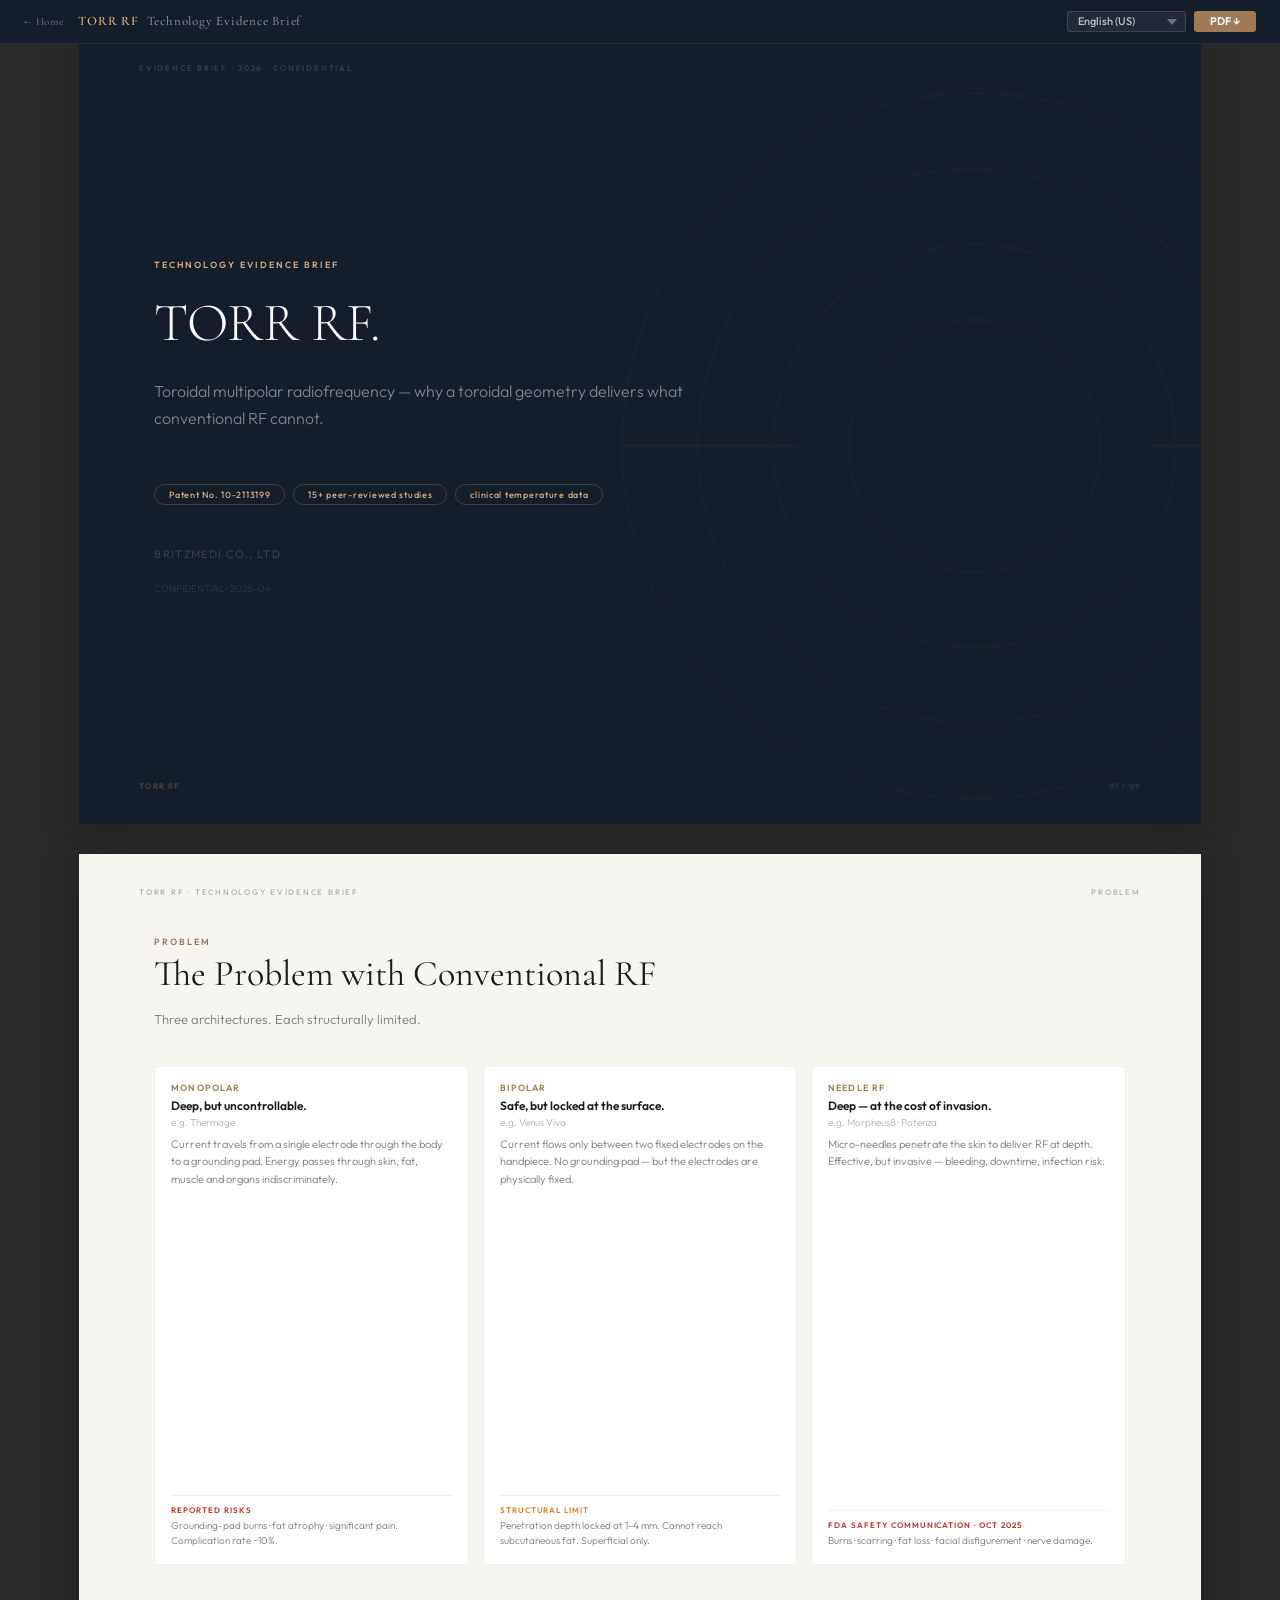
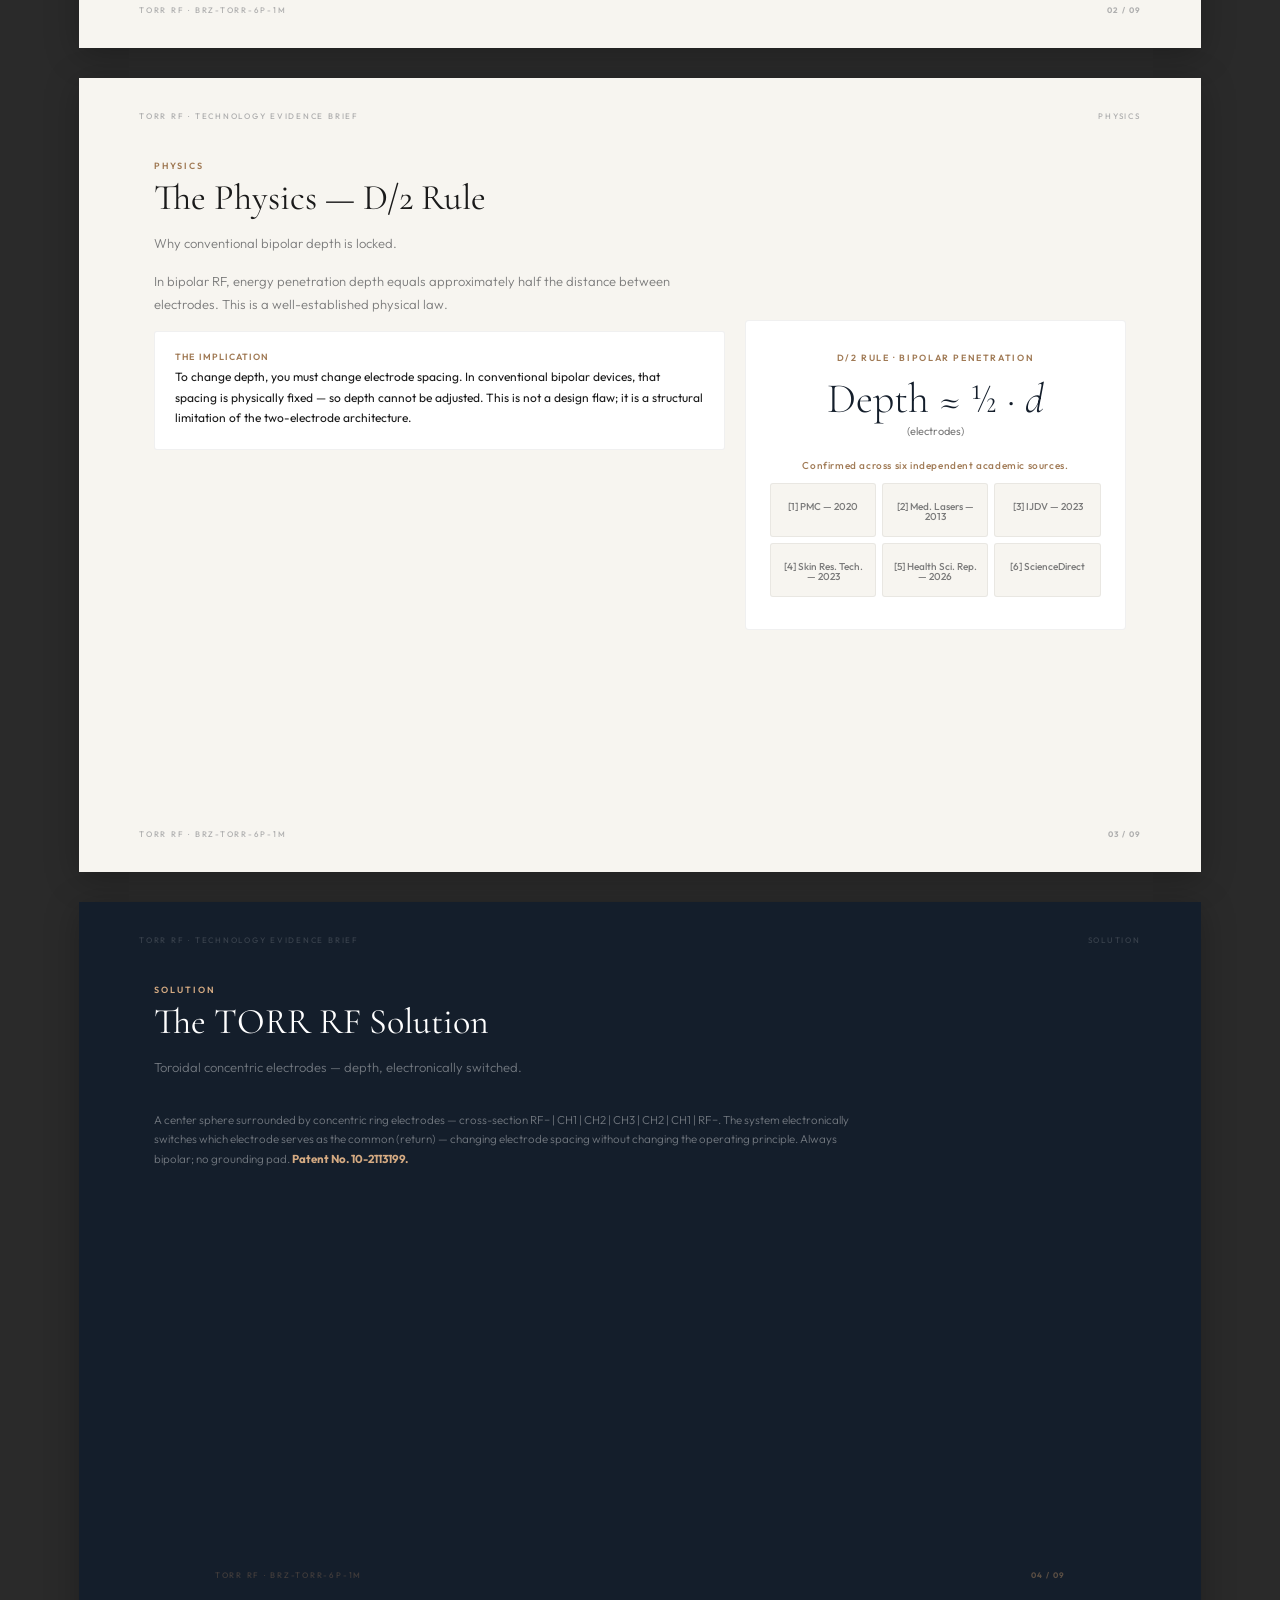
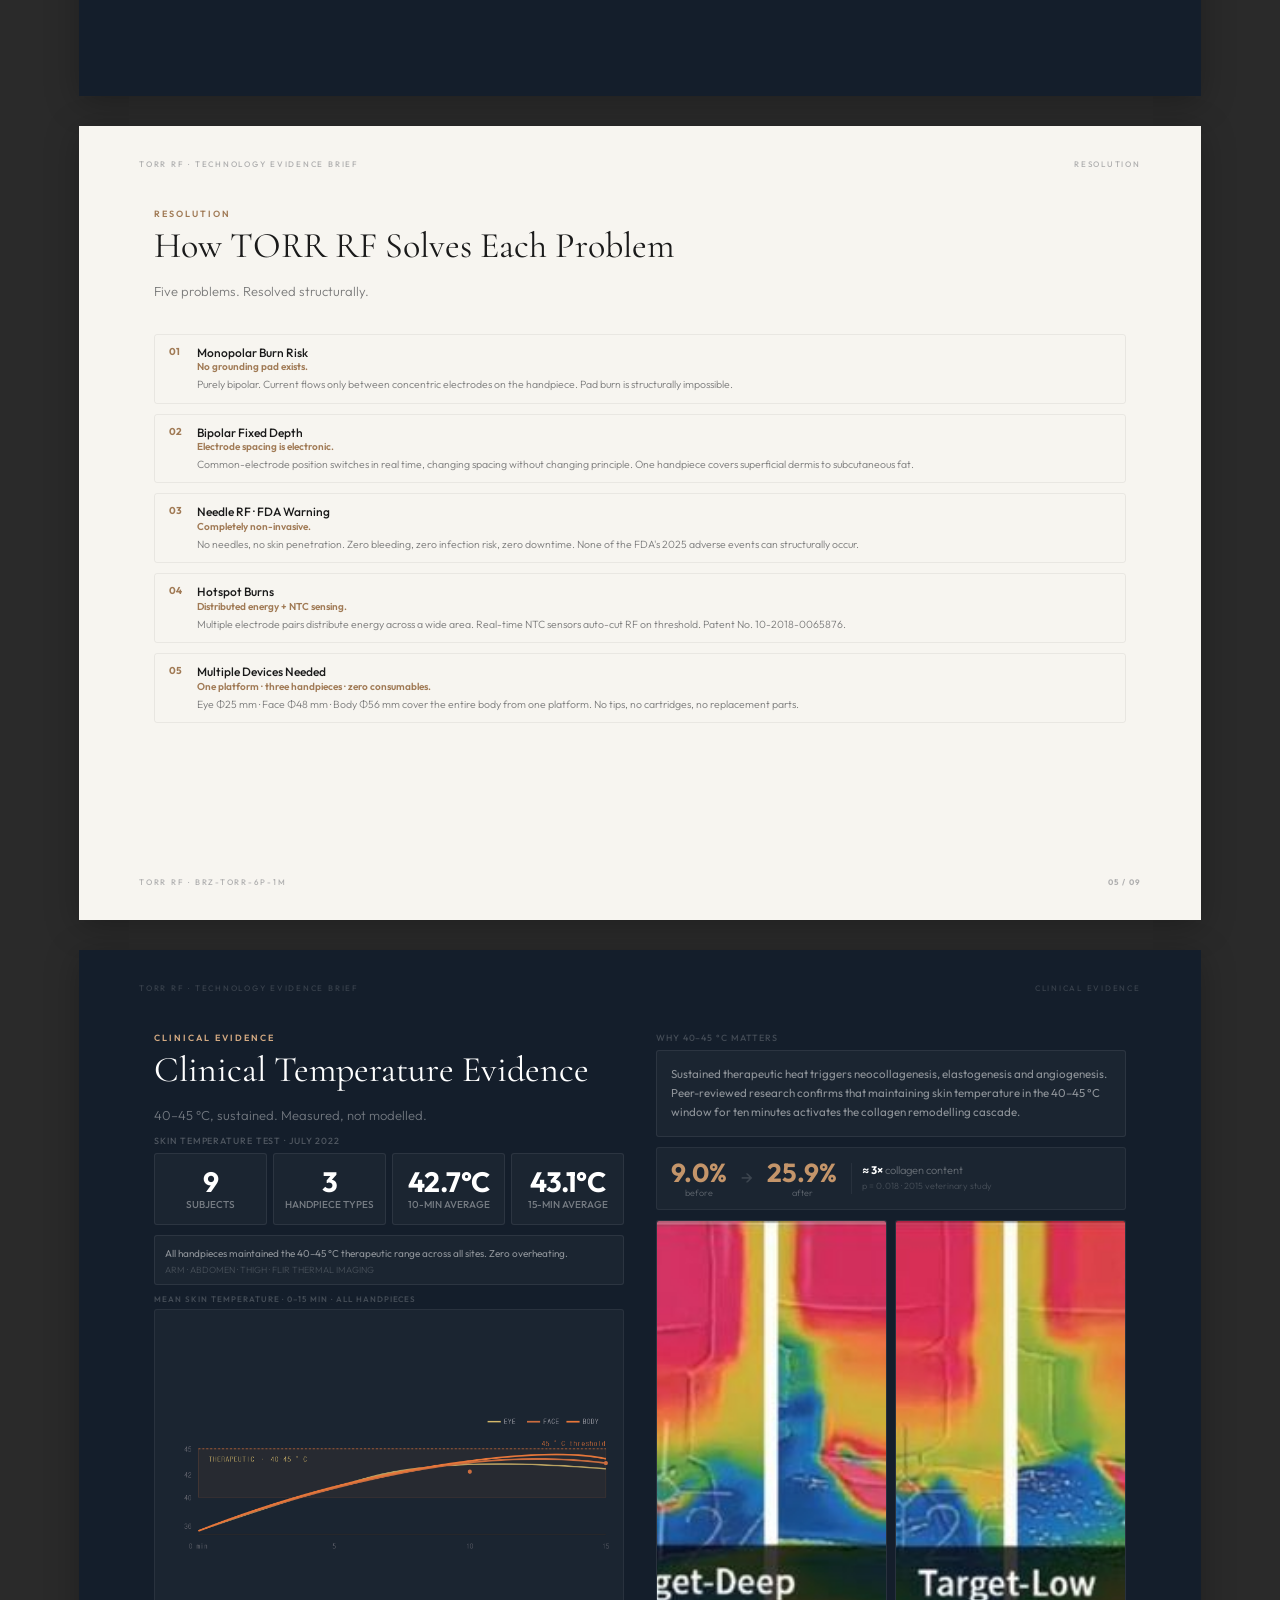
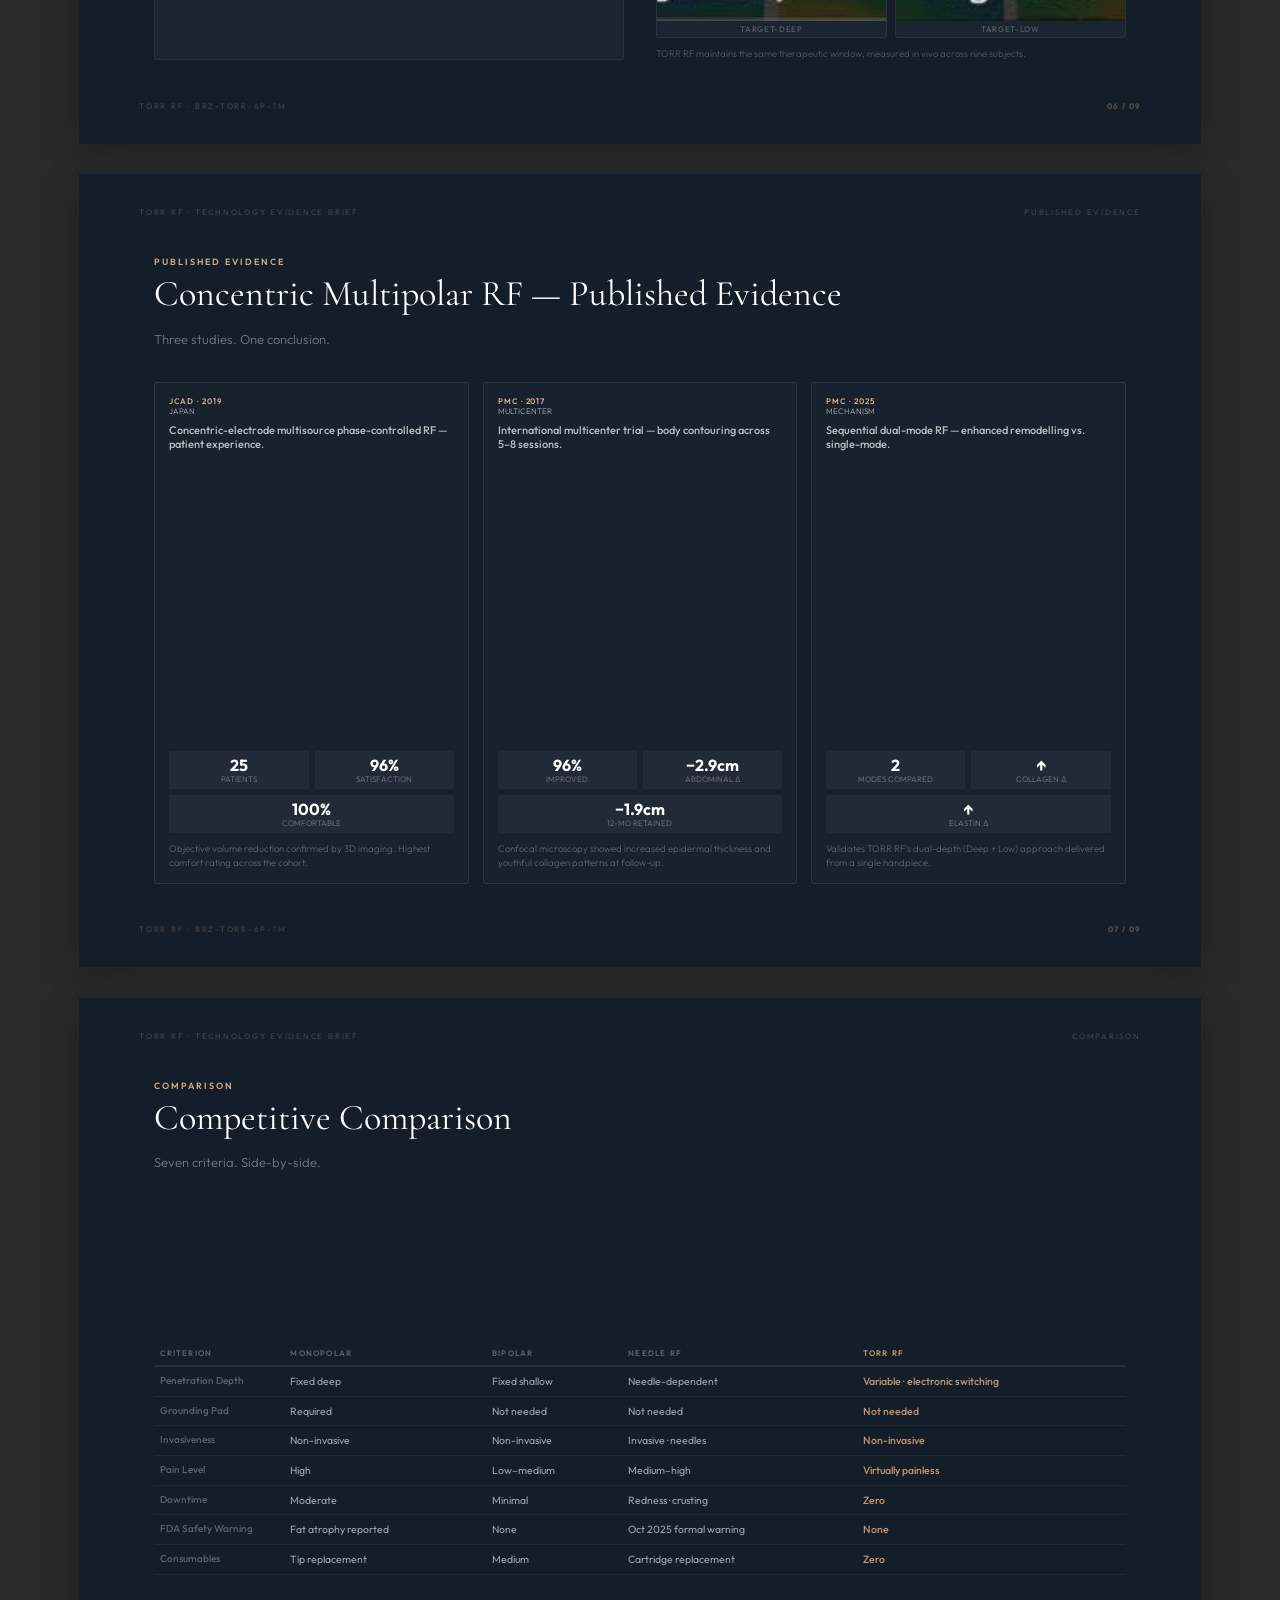
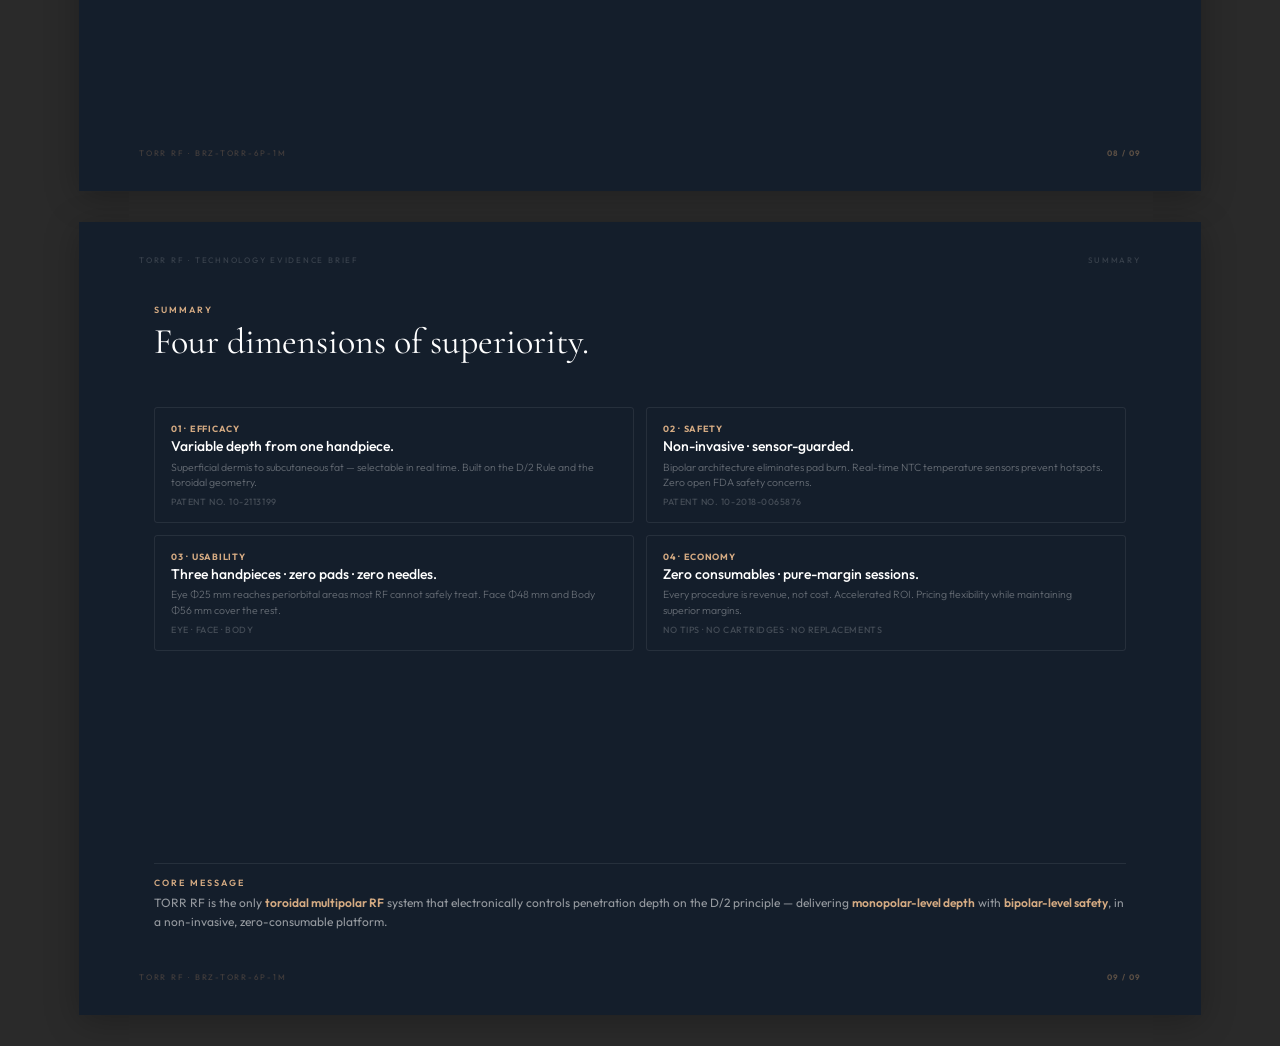
<file: torr-rf-technology.html>
<!DOCTYPE html>
<html lang="en">
<head>
<meta charset="UTF-8">
<meta name="viewport" content="width=device-width, initial-scale=1.0">
<title>TORR RF — Technology Evidence Brief</title>
<link href="https://fonts.googleapis.com/css2?family=Cormorant+Garamond:ital,wght@0,300;0,400;0,500;0,600;1,300;1,400&family=Inter:wght@300;400;500;600;700;800&family=Outfit:wght@200;300;400;500;600;700&family=Noto+Sans+JP:wght@300;400;500;600&family=Noto+Sans+KR:wght@300;400;500;600&family=Noto+Sans+Thai:wght@300;400;500;600&family=Noto+Serif+JP:wght@300;400;500;600&family=Noto+Serif+KR:wght@300;400;500;600&display=swap" rel="stylesheet">
<style>
:root {
  --nv:#141e2b;--nm:#1c2a3a;--cr:#f7f5f0;--cw:#efe9de;
  --am:#c4956a;--al:#d4aa82;--ad:#a07a55;
  --tx:#1a1a1a;--tm:#7a7a7a;--tf:#b0b0b0;
  --bd:rgba(0,0,0,.06);
  --hd:'Cormorant Garamond',Georgia,serif;
  --ft:'Outfit','Inter',sans-serif;
}
*{box-sizing:border-box;margin:0;padding:0}
html,body{background:#2a2a2a;font-family:var(--ft);color:var(--tx);-webkit-font-smoothing:antialiased}
:lang(ko) body{font-family:'Noto Sans KR','Outfit',sans-serif}
:lang(ja) body{font-family:'Noto Sans JP','Outfit',sans-serif;word-break:normal;overflow-wrap:break-word;line-height:1.85}
:lang(ko){word-break:keep-all;overflow-wrap:break-word}
:lang(th) body{font-family:'Noto Sans Thai','Outfit',sans-serif}

.page{width:297mm;height:210mm;margin:8mm auto;background:var(--cr);box-shadow:0 6px 32px rgba(0,0,0,.25);position:relative;overflow:hidden;page-break-after:always}
.page:last-child{page-break-after:auto}
.page.dark{background:var(--nv);color:#fff}

.fr-top,.fr-bot{position:absolute;left:16mm;right:16mm;display:flex;justify-content:space-between;align-items:center;font:500 8px/1 var(--ft);letter-spacing:.22em;text-transform:uppercase;z-index:10}
.fr-top{top:9mm;color:var(--tf)}
.fr-bot{bottom:9mm;color:var(--tf)}
.fr-bot .num{font-weight:700;letter-spacing:.12em}
.dark .fr-top,.dark .fr-bot{color:rgba(255,255,255,.15)}
.dark .fr-bot .num{color:rgba(196,149,106,.4)}

.inner{position:absolute;top:22mm;left:20mm;right:20mm;bottom:22mm;display:flex;gap:20px}

/* CTRL BAR */
.ctrl{position:fixed;top:0;left:0;right:0;z-index:999;background:rgba(20,30,43,.96);backdrop-filter:blur(12px);display:flex;align-items:center;justify-content:space-between;padding:0 24px;height:44px;border-bottom:1px solid rgba(196,149,106,.12)}
.ctrl .br{font:500 13px/1 var(--hd);color:rgba(255,255,255,.5);letter-spacing:.06em}
.ctrl .br b{color:var(--al);font-weight:600}
.ctrl .rt{display:flex;align-items:center;gap:8px}
.ctrl select{background:rgba(255,255,255,.06);border:1px solid rgba(255,255,255,.12);color:rgba(255,255,255,.7);padding:4px 10px;border-radius:3px;font:500 11px/1 var(--ft);cursor:pointer;appearance:none;-webkit-appearance:none;padding-right:22px;background-image:url("data:image/svg+xml,%3Csvg xmlns='http://www.w3.org/2000/svg' width='10' height='6'%3E%3Cpath d='M0 0l5 6 5-6z' fill='rgba(255,255,255,.35)'/%3E%3C/svg%3E");background-repeat:no-repeat;background-position:right 8px center}
.ctrl select option{background:#1c2a3a;color:#fff}
.ctrl .pb{background:var(--ad);border:none;color:#fff;padding:5px 16px;border-radius:3px;cursor:pointer;font:600 11px/1 var(--ft);transition:background .2s}
.ctrl .pb:hover{background:var(--am)}

/* TYPO */
.lbl{font:600 9px/1 var(--ft);letter-spacing:.22em;text-transform:uppercase;color:var(--ad);margin-bottom:8px}
.dark .lbl{color:var(--al)}
.h1{font:300 54px/.95 var(--hd);letter-spacing:-.01em}
.h2{font:400 36px/1.1 var(--hd);margin-bottom:14px}
.dark .h2{color:#fff}
.sub{font:300 13px/1.7 var(--ft);color:var(--tm);max-width:500px}
.dark .sub{color:rgba(255,255,255,.4)}

/* CARDS */
.card{padding:16px;border:1px solid var(--bd);border-radius:3px;background:#fff;transition:border-color .2s}
.card:hover{border-color:var(--am)}
.dark .card{background:rgba(255,255,255,.03);border-color:rgba(255,255,255,.08)}
.dark .card:hover{border-color:var(--am)}
.card h4{font:600 12px/1.3 var(--ft);margin-bottom:4px}
.card .tag{font:600 9px/1 var(--ft);letter-spacing:.12em;text-transform:uppercase;color:var(--ad);margin-bottom:6px}
.dark .card .tag{color:var(--al)}
.card p{font:300 11px/1.6 var(--ft);color:var(--tm)}
.dark .card p{color:rgba(255,255,255,.35)}

/* STAT */
.stat{text-align:center;padding:14px 8px;background:var(--cr);border:1px solid var(--bd);border-radius:3px}
.dark .stat{background:rgba(255,255,255,.03);border-color:rgba(255,255,255,.08)}
.stat .n{font:700 28px/1 var(--ft);color:var(--nv);letter-spacing:-.02em}
.dark .stat .n{color:#fff}
.stat .l{font:500 10px/1 var(--ft);color:var(--tm);margin-top:4px}
.dark .stat .l{color:rgba(255,255,255,.4)}
.stat .s{font:300 9px/1 var(--ft);color:var(--tf);margin-top:2px}

/* TABLE */
.cmp-table{width:100%;border-collapse:collapse;font:400 11px/1.4 var(--ft)}
.cmp-table th{font:600 8px/1 var(--ft);letter-spacing:.15em;text-transform:uppercase;padding:8px 6px;text-align:left;border-bottom:2px solid var(--bd);color:var(--tm)}
.dark .cmp-table th{color:rgba(255,255,255,.3);border-color:rgba(255,255,255,.08)}
.cmp-table th:last-child{color:var(--am)}
.cmp-table td{padding:7px 6px;border-bottom:1px solid var(--bd);vertical-align:top;font-size:10.5px}
.dark .cmp-table td{border-color:rgba(255,255,255,.05);color:rgba(255,255,255,.6)}
.cmp-table td:first-child{font-weight:500;width:130px;color:var(--tm);font-size:10px}
.dark .cmp-table td:first-child{color:rgba(255,255,255,.3)}
.cmp-table td:last-child{font-weight:500;color:var(--am)}

/* NUM */
.num-card{display:flex;gap:10px;padding:10px 14px;border:1px solid var(--bd);border-radius:3px;align-items:flex-start}
.dark .num-card{border-color:rgba(255,255,255,.08)}
.num-card .idx{font:700 10px/1 var(--ft);color:var(--ad);min-width:18px;padding-top:2px}
.num-card h4{font:500 12px/1.3 var(--ft);margin-bottom:2px}
.dark .num-card h4{color:#fff}
.num-card .bold{font:600 10px/1 var(--ft);color:var(--ad);margin-bottom:4px}
.dark .num-card .bold{color:var(--al)}
.num-card p{font:300 10.5px/1.55 var(--ft);color:var(--tm)}
.dark .num-card p{color:rgba(255,255,255,.35)}

/* STUDY */
.study{flex:1;border:1px solid var(--bd);border-radius:3px;padding:14px;display:flex;flex-direction:column}
.dark .study{border-color:rgba(255,255,255,.08);background:rgba(255,255,255,.02)}
.study .src{font:600 8px/1 var(--ft);letter-spacing:.12em;text-transform:uppercase;color:var(--ad);margin-bottom:2px}
.dark .study .src{color:var(--al)}
.study .region{font:300 8px/1 var(--ft);color:var(--tf);margin-bottom:8px}
.study h4{font:500 11px/1.3 var(--ft);margin-bottom:10px}
.dark .study h4{color:rgba(255,255,255,.7)}
.study .metrics{display:grid;grid-template-columns:1fr 1fr;gap:6px;margin-top:auto}
.study .m{text-align:center;padding:6px;background:var(--cr);border-radius:2px}
.dark .study .m{background:rgba(255,255,255,.04)}
.study .m .v{font:700 16px/1 var(--ft);color:var(--nv)}
.dark .study .m .v{color:#fff}
.study .m .k{font:400 8px/1 var(--ft);color:var(--tm);margin-top:2px}
.dark .study .m .k{color:rgba(255,255,255,.3)}
.study .note{font:300 9.5px/1.5 var(--ft);color:var(--tm);margin-top:8px}
.dark .study .note{color:rgba(255,255,255,.3)}

/* SUMMARY CARD */
.sum{padding:16px;border:1px solid var(--bd);border-radius:3px}
.dark .sum{border-color:rgba(255,255,255,.08)}
.sum .num-lbl{font:700 9px/1 var(--ft);letter-spacing:.08em;color:var(--ad);margin-bottom:4px}
.dark .sum .num-lbl{color:var(--al)}
.sum h4{font:500 14px/1.3 var(--ft);margin-bottom:4px}
.dark .sum h4{color:#fff}
.sum p{font:300 10.5px/1.5 var(--ft);color:var(--tm)}
.dark .sum p{color:rgba(255,255,255,.35)}
.sum .pat{font:500 9px/1 var(--ft);letter-spacing:.06em;color:var(--tf);margin-top:6px}
.dark .sum .pat{color:rgba(255,255,255,.2)}

/* CORE MSG */
.core-msg{border-top:1px solid rgba(255,255,255,.08);padding-top:14px;margin-top:auto}
.core-msg .lbl{margin-bottom:6px}
.core-msg p{font:400 12px/1.65 var(--ft);color:rgba(255,255,255,.55)}
.core-msg strong{color:var(--al);font-weight:600}

/* CHART (CSS-only temp chart) */
.chart-area{position:relative;height:100%;border-left:1px solid var(--bd);border-bottom:1px solid var(--bd);padding:8px 0 0 4px}
.dark .chart-area{border-color:rgba(255,255,255,.1)}
.chart-zone{position:absolute;left:0;right:0;background:rgba(196,149,106,.06);border-top:1px dashed rgba(196,149,106,.3);border-bottom:1px dashed rgba(196,149,106,.3)}
.chart-line{position:absolute;bottom:0;left:0;right:0;height:3px;border-radius:2px}

/* PRINT */
@media print{
  html,body{background:#fff!important}
  .ctrl{display:none!important}
  .page{margin:0!important;box-shadow:none!important;width:297mm!important;height:210mm!important}
  img{-webkit-print-color-adjust:exact;print-color-adjust:exact}
  .dark{-webkit-print-color-adjust:exact;print-color-adjust:exact;background:var(--nv)!important;color:#fff!important}
  .stat,.card,.study,.sum,.num-card{-webkit-print-color-adjust:exact;print-color-adjust:exact}
}
@page{size:297mm 210mm landscape;margin:0}
</style>
</head>
<body>

<div class="ctrl">
  <div class="br"><a href="index.html" style="color:rgba(255,255,255,.35);margin-right:10px;font-size:11px;text-decoration:none">← Home</a> <b>TORR RF</b>&ensp;Technology Evidence Brief</div>
  <div class="rt">
    <select id="langSel" onchange="setLang(this.value)">
      <option value="en">English (US)</option>
      <option value="en_gb">English (UK)</option>
      <option value="ko">한국어</option>
      <option value="ja">日本語</option>
      <option value="zh">中文</option>
      <option value="th">ภาษาไทย</option>
      <option value="vi">Tiếng Việt</option>
      <option value="ru">Русский</option>
      <option value="fr">Français</option>
      <option value="id">Bahasa Indonesia</option>
      <option value="es">Español (MX)</option>
      <option value="pt">Português (BR)</option>
    </select>
    <button class="pb" onclick="window.print()">PDF ↓</button>
  </div>
</div>

<!-- P1 COVER -->
<section class="page dark" style="padding-top:44px">
  <div class="fr-top"><span>EVIDENCE BRIEF · 2026 · CONFIDENTIAL</span><span></span></div>
  <img src="torr-assets/toroidal-rings.png" alt="" style="position:absolute;right:-40mm;top:10mm;width:200mm;height:200mm;opacity:.08;pointer-events:none">
  <div class="inner" style="flex-direction:column;justify-content:center;align-items:flex-start">
    <div class="lbl">TECHNOLOGY EVIDENCE BRIEF</div>
    <h1 class="h1" style="color:#fff;margin-bottom:10px">TORR RF.</h1>
    <p style="font:300 16px/1.7 var(--ft);color:rgba(255,255,255,.45);max-width:560px;margin-bottom:32px" data-t="c_sub">Toroidal multipolar radiofrequency — why a toroidal geometry delivers what conventional RF cannot.</p>
    <div style="display:flex;gap:8px;flex-wrap:wrap;margin-bottom:24px">
      <span style="font:500 9px/1 var(--ft);letter-spacing:.08em;padding:5px 14px;border:1px solid rgba(196,149,106,.25);border-radius:20px;color:var(--al)">Patent No. 10-2113199</span>
      <span style="font:500 9px/1 var(--ft);letter-spacing:.08em;padding:5px 14px;border:1px solid rgba(196,149,106,.25);border-radius:20px;color:var(--al)" data-t="c_b1">15+ peer-reviewed studies</span>
      <span style="font:500 9px/1 var(--ft);letter-spacing:.08em;padding:5px 14px;border:1px solid rgba(196,149,106,.25);border-radius:20px;color:var(--al)" data-t="c_b2">clinical temperature data</span>
    </div>
    <div style="font:400 11px/1 var(--ft);color:rgba(255,255,255,.15);letter-spacing:.12em">BRITZMEDI CO., LTD.</div>
    <div style="font:300 10px/1 var(--ft);color:rgba(255,255,255,.1);margin-top:4px">CONFIDENTIAL · 2026-04</div>
  </div>
  <div class="fr-bot"><span style="letter-spacing:.15em;font-weight:600;color:rgba(196,149,106,.3)">TORR RF</span><span class="num" style="color:rgba(255,255,255,.1)">01 / 09</span></div>
</section>

<!-- P2 PROBLEM -->
<section class="page" style="padding-top:44px">
  <div class="fr-top"><span>TORR RF · TECHNOLOGY EVIDENCE BRIEF</span><span data-t="p2_label">PROBLEM</span></div>
  <div class="inner" style="flex-direction:column">
    <div style="margin-bottom:16px">
      <div class="lbl" data-t="p2_label">PROBLEM</div>
      <h2 class="h2" data-t="p2_h">The Problem with Conventional RF</h2>
      <p class="sub" data-t="p2_sub">Three architectures. Each structurally limited.</p>
    </div>
    <div style="display:grid;grid-template-columns:1fr 1fr 1fr;gap:14px;flex:1">
      <div class="card" style="display:flex;flex-direction:column">
        <div class="tag" data-t="p2_mono">MONOPOLAR</div>
        <h4 data-t="p2_mono_h">Deep, but uncontrollable.</h4>
        <p style="font:300 10px/1 var(--ft);color:var(--tf);margin-bottom:8px">e.g. Thermage</p>
        <p data-t="p2_mono_d">Current travels from a single electrode through the body to a grounding pad. Energy passes through skin, fat, muscle and organs indiscriminately.</p>
        <div style="margin-top:auto;padding-top:10px;border-top:1px solid var(--bd)">
          <div style="font:600 8px/1 var(--ft);letter-spacing:.12em;text-transform:uppercase;color:#c0392b;margin-bottom:4px" data-t="p2_risks">REPORTED RISKS</div>
          <p style="font:300 10px/1.5 var(--ft);color:var(--tm)" data-t="p2_mono_r">Grounding-pad burns · fat atrophy · significant pain. Complication rate ~10%.</p>
        </div>
      </div>
      <div class="card" style="display:flex;flex-direction:column">
        <div class="tag" data-t="p2_bi">BIPOLAR</div>
        <h4 data-t="p2_bi_h">Safe, but locked at the surface.</h4>
        <p style="font:300 10px/1 var(--ft);color:var(--tf);margin-bottom:8px">e.g. Venus Viva</p>
        <p data-t="p2_bi_d">Current flows only between two fixed electrodes on the handpiece. No grounding pad — but the electrodes are physically fixed.</p>
        <div style="margin-top:auto;padding-top:10px;border-top:1px solid var(--bd)">
          <div style="font:600 8px/1 var(--ft);letter-spacing:.12em;text-transform:uppercase;color:#e67e22;margin-bottom:4px" data-t="p2_limit">STRUCTURAL LIMIT</div>
          <p style="font:300 10px/1.5 var(--ft);color:var(--tm)" data-t="p2_bi_r">Penetration depth locked at 1–4 mm. Cannot reach subcutaneous fat. Superficial only.</p>
        </div>
      </div>
      <div class="card" style="display:flex;flex-direction:column">
        <div class="tag" data-t="p2_needle">NEEDLE RF</div>
        <h4 data-t="p2_needle_h">Deep — at the cost of invasion.</h4>
        <p style="font:300 10px/1 var(--ft);color:var(--tf);margin-bottom:8px">e.g. Morpheus8 · Potenza</p>
        <p data-t="p2_needle_d">Micro-needles penetrate the skin to deliver RF at depth. Effective, but invasive — bleeding, downtime, infection risk.</p>
        <div style="margin-top:auto;padding-top:10px;border-top:1px solid var(--bd)">
          <div style="font:600 8px/1 var(--ft);letter-spacing:.12em;text-transform:uppercase;color:#c0392b;margin-bottom:4px">FDA SAFETY COMMUNICATION · OCT 2025</div>
          <p style="font:300 10px/1.5 var(--ft);color:var(--tm)" data-t="p2_needle_r">Burns · scarring · fat loss · facial disfigurement · nerve damage.</p>
        </div>
      </div>
    </div>
  </div>
  <div class="fr-bot"><span>TORR RF · BRZ-TORR-6P-1M</span><span class="num">02 / 09</span></div>
</section>

<!-- P3 PHYSICS -->
<section class="page" style="padding-top:44px">
  <div class="fr-top"><span>TORR RF · TECHNOLOGY EVIDENCE BRIEF</span><span data-t="p3_label">PHYSICS</span></div>
  <div class="inner">
    <div style="flex:1.2;display:flex;flex-direction:column">
      <div class="lbl" data-t="p3_label">PHYSICS</div>
      <h2 class="h2" data-t="p3_h">The Physics — D/2 Rule</h2>
      <p class="sub" data-t="p3_sub">Why conventional bipolar depth is locked.</p>
      <p style="font:300 13px/1.75 var(--ft);color:var(--tm);margin:16px 0" data-t="p3_d1">In bipolar RF, energy penetration depth equals approximately half the distance between electrodes. This is a well-established physical law.</p>
      <div class="card" style="padding:20px;margin-bottom:16px">
        <div class="tag" data-t="p3_impl">THE IMPLICATION</div>
        <p style="font:400 12px/1.7 var(--ft);color:var(--tx)" data-t="p3_d2">To change depth, you must change electrode spacing. In conventional bipolar devices, that spacing is physically fixed — so depth cannot be adjusted. This is not a design flaw; it is a structural limitation of the two-electrode architecture.</p>
      </div>
    </div>
    <div style="flex:.8;display:flex;flex-direction:column;align-items:center;justify-content:center">
      <div style="text-align:center;padding:32px 24px;border:1px solid var(--bd);border-radius:4px;background:#fff;width:100%">
        <div style="font:600 9px/1 var(--ft);letter-spacing:.18em;text-transform:uppercase;color:var(--ad);margin-bottom:16px" data-t="p3_rule">D/2 RULE · BIPOLAR PENETRATION</div>
        <div style="font:300 42px/1 var(--hd);color:var(--nv);margin-bottom:6px">Depth ≈ ½ · <em>d</em></div>
        <div style="font:400 11px/1 var(--ft);color:var(--tm);margin-bottom:24px" data-t="p3_elec">(electrodes)</div>
        <div style="font:500 10px/1 var(--ft);color:var(--ad);letter-spacing:.06em;margin-bottom:12px" data-t="p3_conf">Confirmed across six independent academic sources.</div>
        <div style="display:grid;grid-template-columns:1fr 1fr 1fr;gap:6px">
          <div class="stat"><div class="l">[1] PMC — 2020</div></div>
          <div class="stat"><div class="l">[2] Med. Lasers — 2013</div></div>
          <div class="stat"><div class="l">[3] IJDV — 2023</div></div>
          <div class="stat"><div class="l">[4] Skin Res. Tech. — 2023</div></div>
          <div class="stat"><div class="l">[5] Health Sci. Rep. — 2026</div></div>
          <div class="stat"><div class="l">[6] ScienceDirect</div></div>
        </div>
      </div>
    </div>
  </div>
  <div class="fr-bot"><span>TORR RF · BRZ-TORR-6P-1M</span><span class="num">03 / 09</span></div>
</section>

<!-- P4 SOLUTION -->
<section class="page dark" style="padding-top:44px">
  <div class="fr-top"><span>TORR RF · TECHNOLOGY EVIDENCE BRIEF</span><span data-t="p4_label">SOLUTION</span></div>
  <div class="inner" style="flex-direction:column">
    <div style="margin-bottom:12px">
      <div class="lbl" data-t="p4_label">SOLUTION</div>
      <h2 class="h2" data-t="p4_h">The TORR RF Solution</h2>
      <p class="sub" data-t="p4_sub">Toroidal concentric electrodes — depth, electronically switched.</p>
    </div>
    <div style="font:300 11.5px/1.7 var(--ft);color:rgba(255,255,255,.4);margin-bottom:14px;max-width:700px" data-t="p4_d1">A center sphere surrounded by concentric ring electrodes — cross-section RF− | CH1 | CH2 | CH3 | CH2 | CH1 | RF−. The system electronically switches which electrode serves as the common (return) — changing electrode spacing without changing the operating principle. Always bipolar; no grounding pad. <strong style="color:var(--al)">Patent No. 10-2113199.</strong></p>
    <div style="display:grid;grid-template-columns:1fr 1fr 1fr;gap:12px;margin-bottom:12px">
      <div class="card" style="display:flex;align-items:center;gap:12px;padding:10px 14px">
        <img src="torr-assets/hp-eye.jpg" alt="Eye handpiece" style="width:64px;height:64px;object-fit:cover;border-radius:3px;flex-shrink:0">
        <div>
          <div class="tag" data-t="p4_eye_t">EYE HANDPIECE</div>
          <div style="font:700 20px/1 var(--ft);color:#fff;margin:4px 0">Φ 25 mm</div>
          <p style="font:300 9px/1.4 var(--ft);color:rgba(255,255,255,.3)" data-t="p4_eye_d">center + 1 ring · 1 pair</p>
        </div>
      </div>
      <div class="card" style="display:flex;align-items:center;gap:12px;padding:10px 14px">
        <img src="torr-assets/hp-face.jpg" alt="Face handpiece" style="width:64px;height:64px;object-fit:cover;border-radius:3px;flex-shrink:0">
        <div>
          <div class="tag" data-t="p4_face_t">FACE HANDPIECE</div>
          <div style="font:700 20px/1 var(--ft);color:#fff;margin:4px 0">Φ 48 mm</div>
          <p style="font:300 9px/1.4 var(--ft);color:rgba(255,255,255,.3)" data-t="p4_face_d">center + 3 rings · 3 pairs</p>
        </div>
      </div>
      <div class="card" style="display:flex;align-items:center;gap:12px;padding:10px 14px">
        <img src="torr-assets/hp-body.jpg" alt="Body handpiece" style="width:64px;height:64px;object-fit:cover;border-radius:3px;flex-shrink:0">
        <div>
          <div class="tag" data-t="p4_body_t">BODY HANDPIECE</div>
          <div style="font:700 20px/1 var(--ft);color:#fff;margin:4px 0">Φ 56 mm</div>
          <p style="font:300 9px/1.4 var(--ft);color:rgba(255,255,255,.3)" data-t="p4_body_d">3 pairs · auto-rotation MOTION</p>
        </div>
      </div>
    </div>
    <div style="display:grid;grid-template-columns:1fr 1fr;gap:12px;flex:1">
      <div class="card" style="display:flex;flex-direction:column;padding:16px">
        <div class="tag" data-t="p4_deep_t">DEEP MODE · FARTHEST PAIRS</div>
        <h4 style="color:#fff;font-size:14px;margin-bottom:6px" data-t="p4_deep_h">Outermost ring becomes common.</h4>
        <p data-t="p4_deep_d">Maximum electrode spacing activates. The electric field forms a deep semicircular arch reaching the subcutaneous layer.</p>
        <img src="torr-assets/cross-deep.png" alt="Deep mode cross-section — ≈15mm penetration" style="width:100%;max-height:72px;object-fit:contain;margin:8px 0;border-radius:3px">
        <div style="display:flex;align-items:center;gap:10px;margin-top:auto">
          <div style="font:700 28px/1 var(--ft);color:var(--am)">≈ 15 mm</div>
          <p style="font:500 8px/1.3 var(--ft);letter-spacing:.04em;color:rgba(255,255,255,.2)" data-t="p4_deep_use">BODY CONTOURING · DEEP TISSUE TIGHTENING · SUBCUTANEOUS REMODELLING</p>
        </div>
      </div>
      <div class="card" style="display:flex;flex-direction:column;padding:16px">
        <div class="tag" data-t="p4_low_t">LOW MODE · ADJACENT PAIRS</div>
        <h4 style="color:#fff;font-size:14px;margin-bottom:6px" data-t="p4_low_h">Neighbours pair, +/− alternating.</h4>
        <p data-t="p4_low_d">Minimum spacing. Energy concentrates in the upper dermis as multiple shallow arcs.</p>
        <img src="torr-assets/cross-low.png" alt="Low mode cross-section — 2–5mm penetration" style="width:100%;max-height:72px;object-fit:contain;margin:8px 0;border-radius:3px">
        <div style="display:flex;align-items:center;gap:10px;margin-top:auto">
          <div style="font:700 28px/1 var(--ft);color:var(--am)">2–5 mm</div>
          <p style="font:500 8px/1.3 var(--ft);letter-spacing:.04em;color:rgba(255,255,255,.2)" data-t="p4_low_use">SKIN TEXTURE · FINE LINES · SUPERFICIAL REJUVENATION</p>
        </div>
      </div>
    </div>
  </div>
  <div class="fr-bot"><span style="color:rgba(196,149,106,.25)">TORR RF · BRZ-TORR-6P-1M</span><span class="num">04 / 09</span></div>
</section>

<!-- P5 RESOLUTION -->
<section class="page" style="padding-top:44px">
  <div class="fr-top"><span>TORR RF · TECHNOLOGY EVIDENCE BRIEF</span><span data-t="p5_label">RESOLUTION</span></div>
  <div class="inner" style="flex-direction:column">
    <div style="margin-bottom:12px">
      <div class="lbl" data-t="p5_label">RESOLUTION</div>
      <h2 class="h2" data-t="p5_h">How TORR RF Solves Each Problem</h2>
      <p class="sub" data-t="p5_sub">Five problems. Resolved structurally.</p>
    </div>
    <div style="display:flex;flex-direction:column;gap:10px;flex:1">
      <div class="num-card"><div class="idx">01</div><div><h4 data-t="p5_1h">Monopolar Burn Risk</h4><div class="bold" data-t="p5_1b">No grounding pad exists.</div><p data-t="p5_1d">Purely bipolar. Current flows only between concentric electrodes on the handpiece. Pad burn is structurally impossible.</p></div></div>
      <div class="num-card"><div class="idx">02</div><div><h4 data-t="p5_2h">Bipolar Fixed Depth</h4><div class="bold" data-t="p5_2b">Electrode spacing is electronic.</div><p data-t="p5_2d">Common-electrode position switches in real time, changing spacing without changing principle. One handpiece covers superficial dermis to subcutaneous fat.</p></div></div>
      <div class="num-card"><div class="idx">03</div><div><h4 data-t="p5_3h">Needle RF · FDA Warning</h4><div class="bold" data-t="p5_3b">Completely non-invasive.</div><p data-t="p5_3d">No needles, no skin penetration. Zero bleeding, zero infection risk, zero downtime. None of the FDA's 2025 adverse events can structurally occur.</p></div></div>
      <div class="num-card"><div class="idx">04</div><div><h4 data-t="p5_4h">Hotspot Burns</h4><div class="bold" data-t="p5_4b">Distributed energy + NTC sensing.</div><p data-t="p5_4d">Multiple electrode pairs distribute energy across a wide area. Real-time NTC sensors auto-cut RF on threshold. Patent No. 10-2018-0065876.</p></div></div>
      <div class="num-card"><div class="idx">05</div><div><h4 data-t="p5_5h">Multiple Devices Needed</h4><div class="bold" data-t="p5_5b">One platform · three handpieces · zero consumables.</div><p data-t="p5_5d">Eye Φ25 mm · Face Φ48 mm · Body Φ56 mm cover the entire body from one platform. No tips, no cartridges, no replacement parts.</p></div></div>
    </div>
  </div>
  <div class="fr-bot"><span>TORR RF · BRZ-TORR-6P-1M</span><span class="num">05 / 09</span></div>
</section>

<!-- P6 CLINICAL EVIDENCE -->
<section class="page dark" style="padding-top:44px">
  <div class="fr-top"><span>TORR RF · TECHNOLOGY EVIDENCE BRIEF</span><span data-t="p6_label">CLINICAL EVIDENCE</span></div>
  <div class="inner">
    <div style="flex:1;display:flex;flex-direction:column">
      <div class="lbl" data-t="p6_label">CLINICAL EVIDENCE</div>
      <h2 class="h2" data-t="p6_h">Clinical Temperature Evidence</h2>
      <p class="sub" data-t="p6_sub">40–45 °C, sustained. Measured, not modelled.</p>
      <div style="margin:10px 0 8px;font:500 9px/1 var(--ft);letter-spacing:.1em;text-transform:uppercase;color:rgba(255,255,255,.25)" data-t="p6_test">SKIN TEMPERATURE TEST · JULY 2022</div>
      <div style="display:grid;grid-template-columns:repeat(4,1fr);gap:6px;margin-bottom:10px">
        <div class="stat"><div class="n">9</div><div class="l" data-t="p6_subj">SUBJECTS</div></div>
        <div class="stat"><div class="n">3</div><div class="l" data-t="p6_hp">HANDPIECE TYPES</div></div>
        <div class="stat"><div class="n">42.7°C</div><div class="l" data-t="p6_10m">10-MIN AVERAGE</div></div>
        <div class="stat"><div class="n">43.1°C</div><div class="l" data-t="p6_15m">15-MIN AVERAGE</div></div>
      </div>
      <div class="card" style="padding:10px;margin-bottom:10px">
        <p style="font:400 10px/1.5 var(--ft);color:rgba(255,255,255,.5)" data-t="p6_all">All handpieces maintained the 40–45 °C therapeutic range across all sites. Zero overheating.</p>
        <div style="font:300 9px/1 var(--ft);color:rgba(255,255,255,.2);margin-top:4px">ARM · ABDOMEN · THIGH · FLIR THERMAL IMAGING</div>
      </div>
      <div style="font:600 8px/1 var(--ft);letter-spacing:.12em;text-transform:uppercase;color:rgba(255,255,255,.2);margin-bottom:6px">MEAN SKIN TEMPERATURE · 0–15 MIN · ALL HANDPIECES</div>
      <div style="flex:1;background:rgba(255,255,255,.03);border:1px solid rgba(255,255,255,.06);border-radius:3px;padding:4px;display:flex;align-items:center;justify-content:center;min-height:80px">
        <img src="torr-assets/temp-chart.png" alt="Temperature curve: Eye, Face, Body handpieces 36–45°C over 15 minutes" style="width:100%;height:100%;object-fit:contain">
      </div>
    </div>
    <div style="flex:1;display:flex;flex-direction:column;padding-left:12px">
      <div style="font:500 9px/1 var(--ft);letter-spacing:.1em;text-transform:uppercase;color:rgba(255,255,255,.2);margin-bottom:8px" data-t="p6_why">WHY 40–45 °C MATTERS</div>
      <div class="card" style="display:flex;flex-direction:column;padding:14px;margin-bottom:10px">
        <p style="font:400 11.5px/1.65 var(--ft);color:rgba(255,255,255,.5)" data-t="p6_why_d">Sustained therapeutic heat triggers neocollagenesis, elastogenesis and angiogenesis. Peer-reviewed research confirms that maintaining skin temperature in the 40–45 °C window for ten minutes activates the collagen remodelling cascade.</p>
      </div>
      <div style="display:flex;align-items:center;gap:14px;padding:12px 14px;background:rgba(255,255,255,.03);border:1px solid rgba(255,255,255,.06);border-radius:3px;margin-bottom:10px">
        <div style="text-align:center">
          <div style="font:700 26px/1 var(--ft);color:var(--am)">9.0%</div>
          <div style="font:300 9px/1 var(--ft);color:rgba(255,255,255,.3);margin-top:2px" data-t="p6_before">before</div>
        </div>
        <div style="font:400 18px/1 var(--ft);color:rgba(255,255,255,.15)">→</div>
        <div style="text-align:center">
          <div style="font:700 26px/1 var(--ft);color:var(--am)">25.9%</div>
          <div style="font:300 9px/1 var(--ft);color:rgba(255,255,255,.3);margin-top:2px" data-t="p6_after">after</div>
        </div>
        <div style="font:300 11px/1.4 var(--ft);color:rgba(255,255,255,.35);padding-left:10px;border-left:1px solid rgba(255,255,255,.06)">
          <strong style="color:#fff">≈ 3× </strong><span data-t="p6_collagen">collagen content</span><br>
          <span style="font-size:9px;color:rgba(255,255,255,.2)">p = 0.018 · 2015 veterinary study</span>
        </div>
      </div>
      <div style="display:grid;grid-template-columns:1fr 1fr;gap:8px;flex:1">
        <div style="background:rgba(255,255,255,.03);border:1px solid rgba(255,255,255,.06);border-radius:3px;overflow:hidden;display:flex;flex-direction:column">
          <img src="torr-assets/thermal-deep.jpg" alt="FLIR thermal — Deep mode" style="width:100%;flex:1;object-fit:cover">
          <div style="padding:4px 6px;font:500 8px/1 var(--ft);letter-spacing:.08em;text-transform:uppercase;color:rgba(255,255,255,.25);text-align:center">Target-Deep</div>
        </div>
        <div style="background:rgba(255,255,255,.03);border:1px solid rgba(255,255,255,.06);border-radius:3px;overflow:hidden;display:flex;flex-direction:column">
          <img src="torr-assets/thermal-low.jpg" alt="FLIR thermal — Low mode" style="width:100%;flex:1;object-fit:cover">
          <div style="padding:4px 6px;font:500 8px/1 var(--ft);letter-spacing:.08em;text-transform:uppercase;color:rgba(255,255,255,.25);text-align:center">Target-Low</div>
        </div>
      </div>
      <p style="font:300 9.5px/1.5 var(--ft);color:rgba(255,255,255,.25);margin-top:8px" data-t="p6_note">TORR RF maintains the same therapeutic window, measured in vivo across nine subjects.</p>
    </div>
  </div>
  <div class="fr-bot"><span style="color:rgba(196,149,106,.25)">TORR RF · BRZ-TORR-6P-1M</span><span class="num">06 / 09</span></div>
</section>

<!-- P7 PUBLISHED EVIDENCE -->
<section class="page dark" style="padding-top:44px">
  <div class="fr-top"><span>TORR RF · TECHNOLOGY EVIDENCE BRIEF</span><span data-t="p7_label">PUBLISHED EVIDENCE</span></div>
  <div class="inner" style="flex-direction:column">
    <div style="margin-bottom:12px">
      <div class="lbl" data-t="p7_label">PUBLISHED EVIDENCE</div>
      <h2 class="h2" data-t="p7_h">Concentric Multipolar RF — Published Evidence</h2>
      <p class="sub" data-t="p7_sub">Three studies. One conclusion.</p>
    </div>
    <div style="display:flex;gap:14px;flex:1">
      <div class="study">
        <div class="src">JCAD · 2019</div>
        <div class="region">JAPAN</div>
        <h4 data-t="p7_s1_h">Concentric-electrode multisource phase-controlled RF — patient experience.</h4>
        <div class="metrics">
          <div class="m"><div class="v">25</div><div class="k" data-t="p7_patients">PATIENTS</div></div>
          <div class="m"><div class="v">96%</div><div class="k" data-t="p7_sat">SATISFACTION</div></div>
          <div class="m" style="grid-column:1/3"><div class="v">100%</div><div class="k" data-t="p7_comfort">COMFORTABLE</div></div>
        </div>
        <p class="note" data-t="p7_s1_n">Objective volume reduction confirmed by 3D imaging. Highest comfort rating across the cohort.</p>
      </div>
      <div class="study">
        <div class="src">PMC · 2017</div>
        <div class="region">MULTICENTER</div>
        <h4 data-t="p7_s2_h">International multicenter trial — body contouring across 5–8 sessions.</h4>
        <div class="metrics">
          <div class="m"><div class="v">96%</div><div class="k" data-t="p7_improved">IMPROVED</div></div>
          <div class="m"><div class="v">−2.9cm</div><div class="k" data-t="p7_abd">ABDOMINAL Δ</div></div>
          <div class="m" style="grid-column:1/3"><div class="v">−1.9cm</div><div class="k" data-t="p7_12mo">12-MO RETAINED</div></div>
        </div>
        <p class="note" data-t="p7_s2_n">Confocal microscopy showed increased epidermal thickness and youthful collagen patterns at follow-up.</p>
      </div>
      <div class="study">
        <div class="src">PMC · 2025</div>
        <div class="region">MECHANISM</div>
        <h4 data-t="p7_s3_h">Sequential dual-mode RF — enhanced remodelling vs. single-mode.</h4>
        <div class="metrics">
          <div class="m"><div class="v">2</div><div class="k" data-t="p7_modes">MODES COMPARED</div></div>
          <div class="m"><div class="v">↑</div><div class="k" data-t="p7_coll">COLLAGEN Δ</div></div>
          <div class="m" style="grid-column:1/3"><div class="v">↑</div><div class="k" data-t="p7_elast">ELASTIN Δ</div></div>
        </div>
        <p class="note" data-t="p7_s3_n">Validates TORR RF's dual-depth (Deep + Low) approach delivered from a single handpiece.</p>
      </div>
    </div>
  </div>
  <div class="fr-bot"><span style="color:rgba(196,149,106,.25)">TORR RF · BRZ-TORR-6P-1M</span><span class="num">07 / 09</span></div>
</section>

<!-- P8 COMPARISON -->
<section class="page dark" style="padding-top:44px">
  <div class="fr-top"><span>TORR RF · TECHNOLOGY EVIDENCE BRIEF</span><span data-t="p8_label">COMPARISON</span></div>
  <div class="inner" style="flex-direction:column">
    <div style="margin-bottom:14px">
      <div class="lbl" data-t="p8_label">COMPARISON</div>
      <h2 class="h2" data-t="p8_h">Competitive Comparison</h2>
      <p class="sub" data-t="p8_sub">Seven criteria. Side-by-side.</p>
    </div>
    <div style="flex:1;display:flex;align-items:center">
      <table class="cmp-table" style="width:100%">
        <thead><tr>
          <th data-t="p8_crit">CRITERION</th>
          <th data-t="p2_mono">MONOPOLAR</th>
          <th data-t="p2_bi">BIPOLAR</th>
          <th data-t="p2_needle">NEEDLE RF</th>
          <th>TORR RF</th>
        </tr></thead>
        <tbody>
          <tr><td data-t="p8_depth">Penetration Depth</td><td data-t="p8_d_mono">Fixed deep</td><td data-t="p8_d_bi">Fixed shallow</td><td data-t="p8_d_needle">Needle-dependent</td><td data-t="p8_d_torr">Variable · electronic switching</td></tr>
          <tr><td data-t="p8_pad">Grounding Pad</td><td data-t="p8_pad_mono">Required</td><td data-t="p8_pad_bi">Not needed</td><td data-t="p8_pad_needle">Not needed</td><td data-t="p8_pad_torr">Not needed</td></tr>
          <tr><td data-t="p8_inv">Invasiveness</td><td data-t="p8_inv_mono">Non-invasive</td><td data-t="p8_inv_bi">Non-invasive</td><td data-t="p8_inv_needle">Invasive · needles</td><td data-t="p8_inv_torr">Non-invasive</td></tr>
          <tr><td data-t="p8_pain">Pain Level</td><td data-t="p8_pain_mono">High</td><td data-t="p8_pain_bi">Low–medium</td><td data-t="p8_pain_needle">Medium–high</td><td data-t="p8_pain_torr">Virtually painless</td></tr>
          <tr><td data-t="p8_down">Downtime</td><td data-t="p8_down_mono">Moderate</td><td data-t="p8_down_bi">Minimal</td><td data-t="p8_down_needle">Redness · crusting</td><td data-t="p8_down_torr">Zero</td></tr>
          <tr><td data-t="p8_fda">FDA Safety Warning</td><td data-t="p8_fda_mono">Fat atrophy reported</td><td data-t="p8_fda_bi">None</td><td data-t="p8_fda_needle">Oct 2025 formal warning</td><td data-t="p8_fda_torr">None</td></tr>
          <tr><td data-t="p8_cons">Consumables</td><td data-t="p8_cons_mono">Tip replacement</td><td data-t="p8_cons_bi">Medium</td><td data-t="p8_cons_needle">Cartridge replacement</td><td data-t="p8_cons_torr">Zero</td></tr>
        </tbody>
      </table>
    </div>
  </div>
  <div class="fr-bot"><span style="color:rgba(196,149,106,.25)">TORR RF · BRZ-TORR-6P-1M</span><span class="num">08 / 09</span></div>
</section>

<!-- P9 SUMMARY -->
<section class="page dark" style="padding-top:44px">
  <div class="fr-top"><span>TORR RF · TECHNOLOGY EVIDENCE BRIEF</span><span data-t="p9_label">SUMMARY</span></div>
  <div class="inner" style="flex-direction:column">
    <div style="margin-bottom:12px">
      <div class="lbl" data-t="p9_label">SUMMARY</div>
      <h2 class="h2" data-t="p9_h">Four dimensions of superiority.</h2>
    </div>
    <div style="display:grid;grid-template-columns:1fr 1fr;gap:12px;margin-bottom:14px">
      <div class="sum"><div class="num-lbl" data-t="p9_1l">01 · EFFICACY</div><h4 data-t="p9_1h">Variable depth from one handpiece.</h4><p data-t="p9_1d">Superficial dermis to subcutaneous fat — selectable in real time. Built on the D/2 Rule and the toroidal geometry.</p><div class="pat">PATENT NO. 10-2113199</div></div>
      <div class="sum"><div class="num-lbl" data-t="p9_2l">02 · SAFETY</div><h4 data-t="p9_2h">Non-invasive · sensor-guarded.</h4><p data-t="p9_2d">Bipolar architecture eliminates pad burn. Real-time NTC temperature sensors prevent hotspots. Zero open FDA safety concerns.</p><div class="pat">PATENT NO. 10-2018-0065876</div></div>
      <div class="sum"><div class="num-lbl" data-t="p9_3l">03 · USABILITY</div><h4 data-t="p9_3h">Three handpieces · zero pads · zero needles.</h4><p data-t="p9_3d">Eye Φ25 mm reaches periorbital areas most RF cannot safely treat. Face Φ48 mm and Body Φ56 mm cover the rest.</p><div class="pat">EYE · FACE · BODY</div></div>
      <div class="sum"><div class="num-lbl" data-t="p9_4l">04 · ECONOMY</div><h4 data-t="p9_4h">Zero consumables · pure-margin sessions.</h4><p data-t="p9_4d">Every procedure is revenue, not cost. Accelerated ROI. Pricing flexibility while maintaining superior margins.</p><div class="pat">NO TIPS · NO CARTRIDGES · NO REPLACEMENTS</div></div>
    </div>
    <div class="core-msg">
      <div class="lbl">CORE MESSAGE</div>
      <p data-t="p9_core">TORR RF is the only <strong>toroidal multipolar RF</strong> system that electronically controls penetration depth on the D/2 principle — delivering <strong>monopolar-level depth</strong> with <strong>bipolar-level safety</strong>, in a non-invasive, zero-consumable platform.</p>
    </div>
  </div>
  <div class="fr-bot"><span style="color:rgba(196,149,106,.25)">TORR RF · BRZ-TORR-6P-1M</span><span class="num">09 / 09</span></div>
</section>

<script>
const HL={en:'en',en_gb:'en',ko:'ko',ja:'ja',zh:'zh',th:'th',vi:'vi',ru:'ru',fr:'fr',id:'id',es:'es',pt:'pt'};
const D={
en:{c_sub:"Toroidal multipolar radiofrequency — why a toroidal geometry delivers what conventional RF cannot.",c_b1:"15+ peer-reviewed studies",c_b2:"clinical temperature data",p2_label:"PROBLEM",p2_h:"The Problem with Conventional RF",p2_sub:"Three architectures. Each structurally limited.",p2_mono:"MONOPOLAR",p2_mono_h:"Deep, but uncontrollable.",p2_mono_d:"Current travels from a single electrode through the body to a grounding pad. Energy passes through skin, fat, muscle and organs indiscriminately.",p2_risks:"REPORTED RISKS",p2_mono_r:"Grounding-pad burns · fat atrophy · significant pain. Complication rate ~10%.",p2_bi:"BIPOLAR",p2_bi_h:"Safe, but locked at the surface.",p2_bi_d:"Current flows only between two fixed electrodes on the handpiece. No grounding pad — but the electrodes are physically fixed.",p2_limit:"STRUCTURAL LIMIT",p2_bi_r:"Penetration depth locked at 1–4 mm. Cannot reach subcutaneous fat. Superficial only.",p2_needle:"NEEDLE RF",p2_needle_h:"Deep — at the cost of invasion.",p2_needle_d:"Micro-needles penetrate the skin to deliver RF at depth. Effective, but invasive — bleeding, downtime, infection risk.",p2_needle_r:"Burns · scarring · fat loss · facial disfigurement · nerve damage.",p3_label:"PHYSICS",p3_h:"The Physics — D/2 Rule",p3_sub:"Why conventional bipolar depth is locked.",p3_d1:"In bipolar RF, energy penetration depth equals approximately half the distance between electrodes. This is a well-established physical law.",p3_impl:"THE IMPLICATION",p3_d2:"To change depth, you must change electrode spacing. In conventional bipolar devices, that spacing is physically fixed — so depth cannot be adjusted. This is not a design flaw; it is a structural limitation of the two-electrode architecture.",p3_rule:"D/2 RULE · BIPOLAR PENETRATION",p3_elec:"(electrodes)",p3_conf:"Confirmed across six independent academic sources.",p4_label:"SOLUTION",p4_h:"The TORR RF Solution",p4_sub:"Toroidal concentric electrodes — depth, electronically switched.",p4_d1:'A center sphere surrounded by concentric ring electrodes — cross-section RF− | CH1 | CH2 | CH3 | CH2 | CH1 | RF−. The system electronically switches which electrode serves as the common (return) — changing electrode spacing without changing the operating principle. Always bipolar; no grounding pad. <strong style="color:var(--al)">Patent No. 10-2113199.</strong>',p4_eye_t:"EYE HANDPIECE",p4_eye_d:"center + 1 ring · 1 pair",p4_face_t:"FACE HANDPIECE",p4_face_d:"center + 3 rings · 3 pairs",p4_body_t:"BODY HANDPIECE",p4_body_d:"3 pairs · auto-rotation MOTION",p4_deep_t:"DEEP MODE · FARTHEST PAIRS",p4_deep_h:"Outermost ring becomes common.",p4_deep_d:"Maximum electrode spacing activates. The electric field forms a deep semicircular arch reaching the subcutaneous layer.",p4_deep_use:"BODY CONTOURING · DEEP TISSUE TIGHTENING · SUBCUTANEOUS REMODELLING",p4_low_t:"LOW MODE · ADJACENT PAIRS",p4_low_h:"Neighbours pair, +/− alternating.",p4_low_d:"Minimum spacing. Energy concentrates in the upper dermis as multiple shallow arcs.",p4_low_use:"SKIN TEXTURE · FINE LINES · SUPERFICIAL REJUVENATION",p5_label:"RESOLUTION",p5_h:"How TORR RF Solves Each Problem",p5_sub:"Five problems. Resolved structurally.",p5_1h:"Monopolar Burn Risk",p5_1b:"No grounding pad exists.",p5_1d:"Purely bipolar. Current flows only between concentric electrodes on the handpiece. Pad burn is structurally impossible.",p5_2h:"Bipolar Fixed Depth",p5_2b:"Electrode spacing is electronic.",p5_2d:"Common-electrode position switches in real time, changing spacing without changing principle. One handpiece covers superficial dermis to subcutaneous fat.",p5_3h:"Needle RF · FDA Warning",p5_3b:"Completely non-invasive.",p5_3d:"No needles, no skin penetration. Zero bleeding, zero infection risk, zero downtime. None of the FDA's 2025 adverse events can structurally occur.",p5_4h:"Hotspot Burns",p5_4b:"Distributed energy + NTC sensing.",p5_4d:"Multiple electrode pairs distribute energy across a wide area. Real-time NTC sensors auto-cut RF on threshold. Patent No. 10-2018-0065876.",p5_5h:"Multiple Devices Needed",p5_5b:"One platform · three handpieces · zero consumables.",p5_5d:"Eye Φ25 mm · Face Φ48 mm · Body Φ56 mm cover the entire body from one platform. No tips, no cartridges, no replacement parts.",p6_label:"CLINICAL EVIDENCE",p6_h:"Clinical Temperature Evidence",p6_sub:"40–45 °C, sustained. Measured, not modelled.",p6_test:"SKIN TEMPERATURE TEST · JULY 2022",p6_subj:"SUBJECTS",p6_hp:"HANDPIECE TYPES",p6_10m:"10-MIN AVERAGE",p6_15m:"15-MIN AVERAGE",p6_all:"All handpieces maintained the 40–45 °C therapeutic range across all sites. Zero overheating.",p6_why:"WHY 40–45 °C MATTERS",p6_why_d:"Sustained therapeutic heat triggers neocollagenesis, elastogenesis and angiogenesis. Peer-reviewed research confirms that maintaining skin temperature in the 40–45 °C window for ten minutes activates the collagen remodelling cascade.",p6_before:"before",p6_after:"after",p6_collagen:"collagen content",p6_note:"TORR RF maintains the same therapeutic window, measured in vivo across nine subjects.",p7_label:"PUBLISHED EVIDENCE",p7_h:"Concentric Multipolar RF — Published Evidence",p7_sub:"Three studies. One conclusion.",p7_s1_h:"Concentric-electrode multisource phase-controlled RF — patient experience.",p7_patients:"PATIENTS",p7_sat:"SATISFACTION",p7_comfort:"COMFORTABLE",p7_s1_n:"Objective volume reduction confirmed by 3D imaging. Highest comfort rating across the cohort.",p7_s2_h:"International multicenter trial — body contouring across 5–8 sessions.",p7_improved:"IMPROVED",p7_abd:"ABDOMINAL Δ",p7_12mo:"12-MO RETAINED",p7_s2_n:"Confocal microscopy showed increased epidermal thickness and youthful collagen patterns at follow-up.",p7_s3_h:"Sequential dual-mode RF — enhanced remodelling vs. single-mode.",p7_modes:"MODES COMPARED",p7_coll:"COLLAGEN Δ",p7_elast:"ELASTIN Δ",p7_s3_n:"Validates TORR RF's dual-depth (Deep + Low) approach delivered from a single handpiece.",p8_label:"COMPARISON",p8_h:"Competitive Comparison",p8_sub:"Seven criteria. Side-by-side.",p8_crit:"CRITERION",p8_depth:"Penetration Depth",p8_d_mono:"Fixed deep",p8_d_bi:"Fixed shallow",p8_d_needle:"Needle-dependent",p8_d_torr:"Variable · electronic switching",p8_pad:"Grounding Pad",p8_pad_mono:"Required",p8_pad_bi:"Not needed",p8_pad_needle:"Not needed",p8_pad_torr:"Not needed",p8_inv:"Invasiveness",p8_inv_mono:"Non-invasive",p8_inv_bi:"Non-invasive",p8_inv_needle:"Invasive · needles",p8_inv_torr:"Non-invasive",p8_pain:"Pain Level",p8_pain_mono:"High",p8_pain_bi:"Low–medium",p8_pain_needle:"Medium–high",p8_pain_torr:"Virtually painless",p8_down:"Downtime",p8_down_mono:"Moderate",p8_down_bi:"Minimal",p8_down_needle:"Redness · crusting",p8_down_torr:"Zero",p8_fda:"FDA Safety Warning",p8_fda_mono:"Fat atrophy reported",p8_fda_bi:"None",p8_fda_needle:"Oct 2025 formal warning",p8_fda_torr:"None",p8_cons:"Consumables",p8_cons_mono:"Tip replacement",p8_cons_bi:"Medium",p8_cons_needle:"Cartridge replacement",p8_cons_torr:"Zero",p9_label:"SUMMARY",p9_h:"Four dimensions of superiority.",p9_1l:"01 · EFFICACY",p9_1h:"Variable depth from one handpiece.",p9_1d:"Superficial dermis to subcutaneous fat — selectable in real time. Built on the D/2 Rule and the toroidal geometry.",p9_2l:"02 · SAFETY",p9_2h:"Non-invasive · sensor-guarded.",p9_2d:"Bipolar architecture eliminates pad burn. Real-time NTC temperature sensors prevent hotspots. Zero open FDA safety concerns.",p9_3l:"03 · USABILITY",p9_3h:"Three handpieces · zero pads · zero needles.",p9_3d:"Eye Φ25 mm reaches periorbital areas most RF cannot safely treat. Face Φ48 mm and Body Φ56 mm cover the rest.",p9_4l:"04 · ECONOMY",p9_4h:"Zero consumables · pure-margin sessions.",p9_4d:"Every procedure is revenue, not cost. Accelerated ROI. Pricing flexibility while maintaining superior margins.",p9_core:'TORR RF is the only <strong>toroidal multipolar RF</strong> system that electronically controls penetration depth on the D/2 principle — delivering <strong>monopolar-level depth</strong> with <strong>bipolar-level safety</strong>, in a non-invasive, zero-consumable platform.'},
ko:{c_sub:"토로이달 멀티폴라 고주파 — 토로이달 구조가 기존 RF로는 불가능한 것을 가능하게 하는 이유.",c_b1:"15편 이상 학술 논문",c_b2:"임상 온도 데이터",p2_label:"문제점",p2_h:"기존 RF의 구조적 한계",p2_sub:"세 가지 아키텍처. 각각 구조적 한계.",p2_mono:"모노폴라",p2_mono_h:"깊지만, 제어 불가.",p2_mono_d:"단일 전극에서 접지패드까지 전류가 신체를 관통합니다. 에너지가 피부, 지방, 근육, 장기를 무차별 통과합니다.",p2_risks:"보고된 위험",p2_mono_r:"접지패드 화상 · 지방 위축 · 상당한 통증. 합병증률 약 10%.",p2_bi:"바이폴라",p2_bi_h:"안전하지만, 표면에 고정.",p2_bi_d:"두 고정 전극 사이에서만 전류가 흐릅니다. 접지패드 불필요 — 그러나 전극 간격이 물리적으로 고정.",p2_limit:"구조적 한계",p2_bi_r:"침투 깊이 1–4mm 고정. 피하지방 도달 불가. 표면 한정.",p2_needle:"니들 RF",p2_needle_h:"깊지만, 침습의 대가.",p2_needle_d:"마이크로 니들이 피부를 관통하여 RF를 전달합니다. 효과적이지만 침습적 — 출혈, 다운타임, 감염 위험.",p2_needle_r:"화상 · 흉터 · 지방 소실 · 안면 변형 · 신경 손상.",p3_label:"물리학",p3_h:"물리학 — D/2 법칙",p3_sub:"기존 바이폴라의 깊이가 고정되는 이유.",p3_d1:"바이폴라 RF에서 에너지 침투 깊이는 전극 간 거리의 약 절반입니다. 이것은 확립된 물리 법칙입니다.",p3_impl:"시사점",p3_d2:"깊이를 변경하려면 전극 간격을 변경해야 합니다. 기존 바이폴라 기기에서는 간격이 물리적으로 고정되어 있어 깊이 조절이 불가능합니다. 이것은 설계 결함이 아니라 2전극 구조의 구조적 한계입니다.",p3_rule:"D/2 법칙 · 바이폴라 침투",p3_elec:"(전극)",p3_conf:"6개 독립 학술 출처에서 확인.",p4_label:"솔루션",p4_h:"TORR RF 솔루션",p4_sub:"토로이달 동심원 전극 — 깊이, 전자식 전환.",p4_d1:'중심 구체를 동심원 링 전극이 둘러싼 구조 — 단면 RF− | CH1 | CH2 | CH3 | CH2 | CH1 | RF−. 어떤 전극이 공통(리턴) 역할을 할지 전자적으로 전환하여 작동 원리 변경 없이 전극 간격을 변경합니다. 항상 바이폴라; 접지패드 없음. <strong style="color:var(--al)">특허 제10-2113199호.</strong>',p4_eye_t:"아이 핸드피스",p4_eye_d:"센터 + 1링 · 1페어",p4_face_t:"페이스 핸드피스",p4_face_d:"센터 + 3링 · 3페어",p4_body_t:"바디 핸드피스",p4_body_d:"3페어 · 자동회전 모션",p4_deep_t:"딥 모드 · 최외곽 페어",p4_deep_h:"최외곽 링이 공통 전극으로 작동.",p4_deep_d:"최대 전극 간격 활성화. 전기장이 깊은 반원형 아치를 형성하여 피하층까지 도달합니다.",p4_deep_use:"바디 컨투어링 · 심부 조직 타이트닝 · 피하 리모델링",p4_low_t:"로우 모드 · 인접 페어",p4_low_h:"인접 전극이 +/− 교대 페어.",p4_low_d:"최소 간격. 에너지가 상부 진피에 다수의 얕은 아크로 집중됩니다.",p4_low_use:"피부결 · 잔주름 · 표면 재생",p5_label:"해결",p5_h:"TORR RF의 문제 해결 방법",p5_sub:"다섯 가지 문제. 구조적으로 해결.",p5_1h:"모노폴라 화상 위험",p5_1b:"접지패드 자체가 없음.",p5_1d:"순수 바이폴라. 핸드피스 위 동심원 전극 사이에서만 전류 흐름. 패드 화상이 구조적으로 불가능.",p5_2h:"바이폴라 고정 깊이",p5_2b:"전극 간격이 전자식.",p5_2d:"공통 전극 위치가 실시간 전환되어 원리 변경 없이 간격 변경. 하나의 핸드피스로 표피부터 피하지방까지 커버.",p5_3h:"니들 RF · FDA 경고",p5_3b:"완전 비침습.",p5_3d:"바늘 없음, 피부 관통 없음. 출혈·감염·다운타임 제로. FDA 2025 부작용 보고 사례가 구조적으로 발생 불가.",p5_4h:"핫스팟 화상",p5_4b:"분산 에너지 + NTC 센싱.",p5_4d:"다수의 전극 페어가 넓은 영역에 에너지 분산. 실시간 NTC 센서가 임계값에서 RF 자동 차단. 특허 제10-2018-0065876호.",p5_5h:"여러 기기 필요",p5_5b:"하나의 플랫폼 · 3종 핸드피스 · 소모품 제로.",p5_5d:"아이 Φ25mm · 페이스 Φ48mm · 바디 Φ56mm으로 한 플랫폼에서 전신 커버. 팁·카트리지·교체 부품 없음.",p6_label:"임상 근거",p6_h:"임상 온도 근거",p6_sub:"40–45°C 지속. 모델이 아닌 실측.",p6_test:"피부 온도 테스트 · 2022년 7월",p6_subj:"피험자",p6_hp:"핸드피스 종류",p6_10m:"10분 평균",p6_15m:"15분 평균",p6_all:"모든 핸드피스가 전 부위에서 40–45°C 치료 범위를 유지. 과열 제로.",p6_why:"40–45°C가 중요한 이유",p6_why_d:"지속적 치료 열이 신콜라겐 생성, 엘라스토제네시스, 혈관신생을 촉발합니다. 10분간 40–45°C를 유지하면 콜라겐 리모델링 캐스케이드가 활성화된다는 학술 연구가 확인되었습니다.",p6_before:"전",p6_after:"후",p6_collagen:"콜라겐 함량",p6_note:"TORR RF는 9명의 피험자에서 생체 내 측정으로 동일한 치료 범위를 유지합니다.",p7_label:"논문 근거",p7_h:"동심원 멀티폴라 RF — 발표된 근거",p7_sub:"세 편의 연구. 하나의 결론.",p7_s1_h:"동심원 전극 다중소스 위상제어 RF — 환자 경험.",p7_patients:"환자수",p7_sat:"만족도",p7_comfort:"편안함",p7_s1_n:"3D 영상으로 객관적 체적 감소 확인. 코호트 내 최고 편안함 평가.",p7_s2_h:"국제 다기관 임상 — 5–8회 세션 바디 컨투어링.",p7_improved:"개선율",p7_abd:"복부 변화",p7_12mo:"12개월 유지",p7_s2_n:"공초점 현미경으로 표피 두께 증가와 젊은 콜라겐 패턴을 추적 관찰에서 확인.",p7_s3_h:"순차적 이중 모드 RF — 단일 모드 대비 향상된 리모델링.",p7_modes:"비교 모드",p7_coll:"콜라겐 변화",p7_elast:"엘라스틴 변화",p7_s3_n:"TORR RF의 이중 깊이(딥+로우) 접근 방식이 하나의 핸드피스에서 유효함을 입증.",p8_label:"비교",p8_h:"경쟁 제품 비교",p8_sub:"7가지 기준. 병렬 비교.",p8_crit:"기준",p8_depth:"침투 깊이",p8_d_mono:"고정 깊이",p8_d_bi:"고정 얕은",p8_d_needle:"니들 의존",p8_d_torr:"가변 · 전자 전환",p8_pad:"접지패드",p8_pad_mono:"필요",p8_pad_bi:"불필요",p8_pad_needle:"불필요",p8_pad_torr:"불필요",p8_inv:"침습성",p8_inv_mono:"비침습",p8_inv_bi:"비침습",p8_inv_needle:"침습 · 니들",p8_inv_torr:"비침습",p8_pain:"통증",p8_pain_mono:"높음",p8_pain_bi:"낮음–중간",p8_pain_needle:"중간–높음",p8_pain_torr:"거의 무통",p8_down:"다운타임",p8_down_mono:"보통",p8_down_bi:"최소",p8_down_needle:"발적·딱지",p8_down_torr:"제로",p8_fda:"FDA 안전 경고",p8_fda_mono:"지방 위축 보고",p8_fda_bi:"없음",p8_fda_needle:"2025.10 공식 경고",p8_fda_torr:"없음",p8_cons:"소모품",p8_cons_mono:"팁 교체",p8_cons_bi:"보통",p8_cons_needle:"카트리지 교체",p8_cons_torr:"제로",p9_label:"요약",p9_h:"네 가지 차원의 우위.",p9_1l:"01 · 효능",p9_1h:"하나의 핸드피스에서 가변 깊이.",p9_1d:"표피부터 피하지방까지 — 실시간 선택 가능. D/2 법칙과 토로이달 구조 기반.",p9_2l:"02 · 안전성",p9_2h:"비침습 · 센서 보호.",p9_2d:"바이폴라 구조로 패드 화상 제거. 실시간 NTC 온도 센서로 핫스팟 방지. 미결 FDA 안전 우려 제로.",p9_3l:"03 · 사용성",p9_3h:"3종 핸드피스 · 패드 제로 · 니들 제로.",p9_3d:"아이 Φ25mm는 대부분의 RF가 안전하게 시술할 수 없는 눈가에 도달. 페이스 Φ48mm와 바디 Φ56mm이 나머지 커버.",p9_4l:"04 · 경제성",p9_4h:"소모품 제로 · 순수 마진 세션.",p9_4d:"모든 시술이 비용이 아닌 수익. 가속화된 ROI. 우수한 마진을 유지하며 가격 유연성 확보.",p9_core:'TORR RF는 D/2 원리로 침투 깊이를 전자적으로 제어하는 유일한 <strong>토로이달 멀티폴라 RF</strong> 시스템으로 — <strong>모노폴라급 깊이</strong>와 <strong>바이폴라급 안전성</strong>을 비침습, 소모품 제로 플랫폼에서 실현합니다.'},
ja:{c_sub:"トロイダルマルチポーラ高周波 — 従来のRFでは不可能なことをトロイダル構造が実現する理由。",c_b1:"15以上の査読済み論文",c_b2:"臨床温度データ",p2_label:"課題",p2_h:"従来RFの構造的限界",p2_sub:"3つのアーキテクチャ。それぞれ構造的制約あり。",p2_mono:"モノポーラ",p2_mono_h:"深いが、制御不能。",p2_mono_d:"単一電極から接地パッドまで電流が体内を通過。エネルギーは皮膚・脂肪・筋肉・臓器を無差別に通過。",p2_risks:"報告されたリスク",p2_mono_r:"接地パッド熱傷・脂肪萎縮・強い痛み。合併症率約10%。",p2_bi:"バイポーラ",p2_bi_h:"安全だが、表面に固定。",p2_bi_d:"ハンドピース上の2つの固定電極間のみで電流が流れます。接地パッド不要 — しかし電極間隔は物理的に固定。",p2_limit:"構造的制約",p2_bi_r:"浸透深度1–4mmに固定。皮下脂肪に到達不可。表層のみ。",p2_needle:"ニードルRF",p2_needle_h:"深いが、侵襲の代償あり。",p2_needle_d:"マイクロニードルが皮膚を穿刺してRFを深部に届けます。効果的だが侵襲的 — 出血・ダウンタイム・感染リスク。",p2_needle_r:"熱傷・瘢痕・脂肪減少・顔面変形・神経損傷。",p3_label:"物理学",p3_h:"物理学 — D/2法則",p3_sub:"従来バイポーラの深度が固定される理由。",p3_d1:"バイポーラRFにおけるエネルギー浸透深度は、電極間距離の約半分です。これは確立された物理法則です。",p3_impl:"意味",p3_d2:"深度を変えるには電極間隔を変える必要があります。従来のバイポーラ機器では間隔が物理的に固定されているため、深度調整が不可能です。これは設計上の欠陥ではなく、2電極構造の構造的制約です。",p3_rule:"D/2法則 · バイポーラ浸透",p3_elec:"（電極）",p3_conf:"6つの独立した学術情報源で確認。",p4_label:"ソリューション",p4_h:"TORR RFソリューション",p4_sub:"トロイダル同心円電極 — 深度を電子的に切替。",p4_d1:'中心球を同心円リング電極が囲む構造 — 断面 RF− | CH1 | CH2 | CH3 | CH2 | CH1 | RF−。どの電極がコモン（リターン）になるかを電子的に切替え、動作原理を変えずに電極間隔を変更。常にバイポーラ; 接地パッド不要。<strong style="color:var(--al)">特許第10-2113199号。</strong>',p4_eye_t:"アイハンドピース",p4_eye_d:"センター＋1リング・1ペア",p4_face_t:"フェイスハンドピース",p4_face_d:"センター＋3リング・3ペア",p4_body_t:"ボディハンドピース",p4_body_d:"3ペア・自動回転モーション",p4_deep_t:"ディープモード・最外郭ペア",p4_deep_h:"最外郭リングがコモン電極に。",p4_deep_d:"最大電極間隔が有効化。電界が深い半円アーチを形成し皮下層に到達。",p4_deep_use:"ボディコンタリング・深部組織タイトニング・皮下リモデリング",p4_low_t:"ローモード・隣接ペア",p4_low_h:"隣接電極が＋/−交互にペア。",p4_low_d:"最小間隔。エネルギーが上部真皮に複数の浅いアークとして集中。",p4_low_use:"肌質・小じわ・表層リジュビネーション",p5_label:"解決",p5_h:"TORR RFによる各問題の解決",p5_sub:"5つの問題。構造的に解決。",p5_1h:"モノポーラ熱傷リスク",p5_1b:"接地パッドが存在しない。",p5_1d:"純粋バイポーラ。ハンドピース上の同心円電極間のみで電流流通。パッド熱傷は構造的に不可能。",p5_2h:"バイポーラ固定深度",p5_2b:"電極間隔が電子式。",p5_2d:"コモン電極位置がリアルタイムで切替わり、原理変更なく間隔変更。1ハンドピースで表皮から皮下脂肪までカバー。",p5_3h:"ニードルRF・FDA警告",p5_3b:"完全非侵襲。",p5_3d:"針なし、皮膚穿刺なし。出血・感染・ダウンタイムゼロ。FDAの2025年有害事象は構造的に発生不能。",p5_4h:"ホットスポット熱傷",p5_4b:"分散エネルギー＋NTCセンシング。",p5_4d:"複数の電極ペアが広範囲にエネルギー分散。リアルタイムNTCセンサーが閾値でRF自動遮断。特許第10-2018-0065876号。",p5_5h:"複数機器が必要",p5_5b:"1プラットフォーム・3ハンドピース・消耗品ゼロ。",p5_5d:"アイΦ25mm・フェイスΦ48mm・ボディΦ56mmで全身を1プラットフォームからカバー。チップ・カートリッジ・交換部品なし。",p6_label:"臨床エビデンス",p6_h:"臨床温度エビデンス",p6_sub:"40–45°C持続。モデルではなく実測。",p6_test:"皮膚温度テスト・2022年7月",p6_subj:"被験者",p6_hp:"ハンドピース種類",p6_10m:"10分平均",p6_15m:"15分平均",p6_all:"全ハンドピースが全部位で40–45°C治療範囲を維持。過熱ゼロ。",p6_why:"40–45°Cが重要な理由",p6_why_d:"持続的治療熱がネオコラーゲン生成、エラストジェネシス、血管新生を誘発。10分間40–45°Cを維持するとコラーゲンリモデリングカスケードが活性化されることが査読論文で確認。",p6_before:"前",p6_after:"後",p6_collagen:"コラーゲン含有量",p6_note:"TORR RFは9名の被験者でin vivo測定により同じ治療域を維持。",p7_label:"発表エビデンス",p7_h:"同心円マルチポーラRF — 発表されたエビデンス",p7_sub:"3つの研究。1つの結論。",p7_s1_h:"同心円電極マルチソース位相制御RF — 患者体験。",p7_patients:"患者数",p7_sat:"満足度",p7_comfort:"快適性",p7_s1_n:"3Dイメージングで客観的体積減少を確認。コホート内最高の快適性評価。",p7_s2_h:"国際多施設試験 — 5–8セッションのボディコンタリング。",p7_improved:"改善率",p7_abd:"腹部変化",p7_12mo:"12ヶ月維持",p7_s2_n:"共焦点顕微鏡で表皮厚増加と若々しいコラーゲンパターンをフォローアップで確認。",p7_s3_h:"順次デュアルモードRF — シングルモード比でリモデリング向上。",p7_modes:"比較モード",p7_coll:"コラーゲン変化",p7_elast:"エラスチン変化",p7_s3_n:"TORR RFのデュアル深度（ディープ＋ロー）アプローチが1ハンドピースで有効と実証。",p8_label:"比較",p8_h:"競合比較",p8_sub:"7基準。並列比較。",p8_crit:"基準",p8_depth:"浸透深度",p8_d_mono:"固定深",p8_d_bi:"固定浅",p8_d_needle:"ニードル依存",p8_d_torr:"可変・電子切替",p8_pad:"接地パッド",p8_pad_mono:"必要",p8_pad_bi:"不要",p8_pad_needle:"不要",p8_pad_torr:"不要",p8_inv:"侵襲性",p8_inv_mono:"非侵襲",p8_inv_bi:"非侵襲",p8_inv_needle:"侵襲・ニードル",p8_inv_torr:"非侵襲",p8_pain:"痛みレベル",p8_pain_mono:"高い",p8_pain_bi:"低～中",p8_pain_needle:"中～高",p8_pain_torr:"ほぼ無痛",p8_down:"ダウンタイム",p8_down_mono:"中程度",p8_down_bi:"最小",p8_down_needle:"発赤・痂皮",p8_down_torr:"ゼロ",p8_fda:"FDA安全警告",p8_fda_mono:"脂肪萎縮報告あり",p8_fda_bi:"なし",p8_fda_needle:"2025.10公式警告",p8_fda_torr:"なし",p8_cons:"消耗品",p8_cons_mono:"チップ交換",p8_cons_bi:"中程度",p8_cons_needle:"カートリッジ交換",p8_cons_torr:"ゼロ",p9_label:"まとめ",p9_h:"4つの優位性。",p9_1l:"01・有効性",p9_1h:"1ハンドピースで可変深度。",p9_1d:"表皮から皮下脂肪まで — リアルタイム選択可能。D/2法則とトロイダル構造に基づく。",p9_2l:"02・安全性",p9_2h:"非侵襲・センサー保護。",p9_2d:"バイポーラ構造でパッド熱傷を排除。リアルタイムNTC温度センサーでホットスポット防止。未解決のFDA安全懸念ゼロ。",p9_3l:"03・操作性",p9_3h:"3ハンドピース・パッドゼロ・ニードルゼロ。",p9_3d:"アイΦ25mmは他のRFが安全に施術できない眼周囲に到達。フェイスΦ48mmとボディΦ56mmが残りをカバー。",p9_4l:"04・経済性",p9_4h:"消耗品ゼロ・純利益セッション。",p9_4d:"すべての施術がコストではなく収益。加速されたROI。優れたマージンを維持しながら価格設定の柔軟性。",p9_core:'TORR RFは、D/2原理で浸透深度を電子的に制御する唯一の<strong>トロイダルマルチポーラRF</strong>システムであり — <strong>モノポーラ級の深さ</strong>と<strong>バイポーラ級の安全性</strong>を、非侵襲・消耗品ゼロのプラットフォームで実現します。'},
zh:{c_sub:"环形多极射频 — 环形几何结构如何实现传统RF无法做到的事。",c_b1:"15+篇同行评审论文",c_b2:"临床温度数据",p2_label:"问题",p2_h:"传统RF的结构性局限",p2_sub:"三种架构。各有结构性限制。",p2_mono:"单极",p2_mono_h:"深层但不可控。",p2_mono_d:"电流从单一电极穿过身体到达接地垫。能量无差别通过皮肤、脂肪、肌肉和器官。",p2_risks:"已报告风险",p2_mono_r:"接地垫烧伤·脂肪萎缩·剧烈疼痛。并发症率约10%。",p2_bi:"双极",p2_bi_h:"安全但锁定在表面。",p2_bi_d:"电流仅在手柄上两个固定电极之间流动。无需接地垫——但电极间距物理固定。",p2_limit:"结构限制",p2_bi_r:"穿透深度锁定在1-4mm。无法到达皮下脂肪。仅限表层。",p2_needle:"微针RF",p2_needle_h:"深层——以侵入为代价。",p2_needle_d:"微针穿透皮肤在深处释放RF。有效但有创——出血、恢复期、感染风险。",p2_needle_r:"烧伤·疤痕·脂肪流失·面部畸形·神经损伤。",p3_label:"物理学",p3_h:"物理学 — D/2法则",p3_sub:"传统双极深度被锁定的原因。",p3_d1:"在双极RF中，能量穿透深度约等于电极间距离的一半。这是一个成熟的物理定律。",p3_impl:"启示",p3_d2:"要改变深度，必须改变电极间距。在传统双极设备中，间距物理固定——因此深度无法调整。这不是设计缺陷，而是两电极架构的结构性限制。",p3_rule:"D/2法则·双极穿透",p3_elec:"（电极）",p3_conf:"经六个独立学术来源确认。",p4_label:"解决方案",p4_h:"TORR RF解决方案",p4_sub:"环形同心电极——深度电子切换。",p4_d1:'中心球被同心环形电极环绕——截面 RF− | CH1 | CH2 | CH3 | CH2 | CH1 | RF−。系统电子切换哪个电极作为公共端——在不改变工作原理的情况下改变电极间距。始终双极；无接地垫。<strong style="color:var(--al)">专利号10-2113199。</strong>',p4_eye_t:"眼部手柄",p4_face_t:"面部手柄",p4_body_t:"身体手柄",p4_deep_t:"深层模式·最远极对",p4_deep_h:"最外环成为公共电极。",p4_deep_d:"最大电极间距激活。电场形成深层半圆弧到达皮下层。",p4_low_t:"浅层模式·相邻极对",p4_low_h:"相邻电极+/−交替配对。",p4_low_d:"最小间距。能量以多个浅弧集中在上真皮层。",p5_label:"解决",p5_h:"TORR RF如何解决每个问题",p5_sub:"五个问题。结构性解决。",p5_1h:"单极烧伤风险",p5_1b:"接地垫不存在。",p5_1d:"纯双极。电流仅在手柄同心电极间流动。垫烧伤在结构上不可能。",p5_2h:"双极固定深度",p5_2b:"电极间距为电子式。",p5_2d:"公共电极位置实时切换，无需改变原理即可改变间距。一个手柄覆盖表皮到皮下脂肪。",p5_3h:"微针RF·FDA警告",p5_3b:"完全非侵入性。",p5_3d:"无针、无皮肤穿刺。零出血、零感染、零恢复期。FDA 2025年不良事件在结构上不会发生。",p5_4h:"热点烧伤",p5_4b:"分散能量+NTC传感。",p5_4d:"多电极对在大面积分散能量。实时NTC传感器在阈值自动切断RF。",p5_5h:"需要多台设备",p5_5b:"一个平台·三个手柄·零耗材。",p5_5d:"眼部Φ25mm·面部Φ48mm·身体Φ56mm从一个平台覆盖全身。",p6_label:"临床证据",p6_h:"临床温度证据",p6_sub:"40-45°C持续。实测而非模型。",p6_test:"皮肤温度测试·2022年7月",p6_subj:"受试者",p6_hp:"手柄类型",p6_10m:"10分钟平均",p6_15m:"15分钟平均",p6_all:"所有手柄在所有部位维持40-45°C治疗范围。零过热。",p6_why:"40-45°C重要的原因",p6_why_d:"持续治疗热触发新胶原蛋白生成和血管新生。研究确认维持40-45°C十分钟可激活胶原重塑级联反应。",p6_before:"前",p6_after:"后",p6_collagen:"胶原蛋白含量",p6_note:"TORR RF在9名受试者体内测量中维持相同治疗范围。",p7_label:"发表证据",p7_h:"同心多极RF——已发表证据",p7_sub:"三项研究。一个结论。",p7_s1_h:"同心电极多源相控RF——患者体验。",p7_patients:"患者",p7_sat:"满意度",p7_comfort:"舒适度",p7_s1_n:"3D成像确认客观体积减少。队列中最高舒适度评分。",p7_s2_h:"国际多中心试验——5-8次身体塑形。",p7_improved:"改善率",p7_abd:"腹部变化",p7_12mo:"12月维持",p7_s2_n:"共聚焦显微镜显示表皮厚度增加和年轻胶原模式。",p7_s3_h:"顺序双模式RF——相比单模式增强重塑。",p7_modes:"比较模式",p7_coll:"胶原变化",p7_elast:"弹性蛋白变化",p7_s3_n:"验证TORR RF的双深度方法从单手柄有效。",p8_label:"比较",p8_h:"竞争对比",p8_sub:"七项标准。并列比较。",p8_crit:"标准",p8_depth:"穿透深度",p8_d_mono:"固定深",p8_d_bi:"固定浅",p8_d_needle:"依赖针头",p8_d_torr:"可变·电子切换",p8_pad:"接地垫",p8_pad_mono:"需要",p8_pad_bi:"不需要",p8_pad_needle:"不需要",p8_pad_torr:"不需要",p8_inv:"侵入性",p8_inv_mono:"非侵入",p8_inv_bi:"非侵入",p8_inv_needle:"侵入·针头",p8_inv_torr:"非侵入",p8_pain:"疼痛程度",p8_pain_mono:"高",p8_pain_bi:"低-中",p8_pain_needle:"中-高",p8_pain_torr:"几乎无痛",p8_down:"恢复期",p8_down_mono:"中等",p8_down_bi:"最少",p8_down_needle:"发红·结痂",p8_down_torr:"零",p8_fda:"FDA安全警告",p8_fda_mono:"脂肪萎缩",p8_fda_bi:"无",p8_fda_needle:"2025.10正式警告",p8_fda_torr:"无",p8_cons:"耗材",p8_cons_mono:"更换尖端",p8_cons_bi:"中等",p8_cons_needle:"更换卡匣",p8_cons_torr:"零",p9_label:"总结",p9_h:"四个维度的优势。",p9_1l:"01·疗效",p9_1h:"一个手柄可变深度。",p9_1d:"表皮到皮下脂肪——实时可选。基于D/2法则和环形几何。",p9_2l:"02·安全",p9_2h:"非侵入·传感器保护。",p9_2d:"双极架构消除垫烧伤。实时NTC温度传感器防止热点。零FDA安全顾虑。",p9_3l:"03·易用性",p9_3h:"三手柄·零垫·零针。",p9_3d:"眼部Φ25mm到达大多数RF无法安全治疗的眼周区域。",p9_4l:"04·经济性",p9_4h:"零耗材·纯利润。",p9_4d:"每次治疗都是收入而非成本。加速ROI。",p9_core:'TORR RF是唯一基于D/2原理电子控制穿透深度的<strong>环形多极RF</strong>系统——以非侵入、零耗材平台实现<strong>单极级深度</strong>和<strong>双极级安全</strong>。'}
};
D.en_gb=Object.assign({},D.en);D.en_gb.p9_1d=D.en.p9_1d.replace('remodelling','remodelling');
D.th=Object.assign({},D.en,{p2_h:"ปัญหาของ RF แบบดั้งเดิม",p2_sub:"สถาปัตยกรรม 3 แบบ แต่ละแบบมีข้อจำกัดเชิงโครงสร้าง",p3_h:"ฟิสิกส์ — กฎ D/2",p4_h:"โซลูชัน TORR RF",p5_h:"TORR RF แก้ปัญหาแต่ละข้ออย่างไร",p6_h:"หลักฐานอุณหภูมิทางคลินิก",p7_h:"หลักฐานที่ตีพิมพ์",p8_h:"การเปรียบเทียบกับคู่แข่ง",p9_h:"ความเหนือกว่า 4 มิติ"});
D.vi=Object.assign({},D.en,{p2_h:"Vấn đề với RF truyền thống",p2_sub:"Ba kiến trúc. Mỗi loại có giới hạn cấu trúc.",p3_h:"Vật lý — Quy tắc D/2",p4_h:"Giải pháp TORR RF",p5_h:"TORR RF giải quyết từng vấn đề",p6_h:"Bằng chứng nhiệt độ lâm sàng",p7_h:"Bằng chứng đã công bố",p8_h:"So sánh cạnh tranh",p9_h:"Bốn chiều vượt trội."});
D.ru=Object.assign({},D.en,{p2_h:"Проблемы традиционного RF",p2_sub:"Три архитектуры. Каждая структурно ограничена.",p3_h:"Физика — правило D/2",p4_h:"Решение TORR RF",p5_h:"Как TORR RF решает каждую проблему",p6_h:"Клинические данные о температуре",p7_h:"Опубликованные данные",p8_h:"Сравнение с конкурентами",p9_h:"Четыре измерения превосходства."});
D.fr=Object.assign({},D.en,{p2_h:"Le problème du RF conventionnel",p2_sub:"Trois architectures. Chacune structurellement limitée.",p3_h:"La physique — Règle D/2",p4_h:"La solution TORR RF",p5_h:"Comment TORR RF résout chaque problème",p6_h:"Preuves cliniques de température",p7_h:"Preuves publiées",p8_h:"Comparaison concurrentielle",p9_h:"Quatre dimensions de supériorité."});
D.id=Object.assign({},D.en,{p2_h:"Masalah dengan RF Konvensional",p2_sub:"Tiga arsitektur. Masing-masing terbatas secara struktural.",p3_h:"Fisika — Aturan D/2",p4_h:"Solusi TORR RF",p5_h:"Bagaimana TORR RF menyelesaikan setiap masalah",p6_h:"Bukti suhu klinis",p7_h:"Bukti yang dipublikasikan",p8_h:"Perbandingan kompetitif",p9_h:"Empat dimensi keunggulan."});
D.es=Object.assign({},D.en,{p2_h:"El problema del RF convencional",p2_sub:"Tres arquitecturas. Cada una estructuralmente limitada.",p3_h:"La física — Regla D/2",p4_h:"La solución TORR RF",p5_h:"Cómo TORR RF resuelve cada problema",p6_h:"Evidencia clínica de temperatura",p7_h:"Evidencia publicada",p8_h:"Comparación competitiva",p9_h:"Cuatro dimensiones de superioridad."});
D.pt=Object.assign({},D.en,{p2_h:"O problema do RF convencional",p2_sub:"Três arquiteturas. Cada uma estruturalmente limitada.",p3_h:"A física — Regra D/2",p4_h:"A solução TORR RF",p5_h:"Como o TORR RF resolve cada problema",p6_h:"Evidência clínica de temperatura",p7_h:"Evidência publicada",p8_h:"Comparação competitiva",p9_h:"Quatro dimensões de superioridade."});

let lang='en';
function setLang(l){
  lang=l;
  document.documentElement.lang=HL[l]||l;
  document.getElementById('langSel').value=l;
  const s=D[l]||D.en;
  document.querySelectorAll('[data-t]').forEach(el=>{
    const k=el.getAttribute('data-t');
    if(s[k]!=null) el.innerHTML=s[k];
  });
  localStorage.setItem('torr-tech-lang',l);
}
const urlL=new URLSearchParams(location.search).get('lang');
const saved=localStorage.getItem('torr-tech-lang');
const nav=navigator.language.startsWith('ko')?'ko':navigator.language.startsWith('ja')?'ja':navigator.language.startsWith('zh')?'zh':'en';
setLang(urlL||saved||nav);
</script>
</body>
</html>
</file>
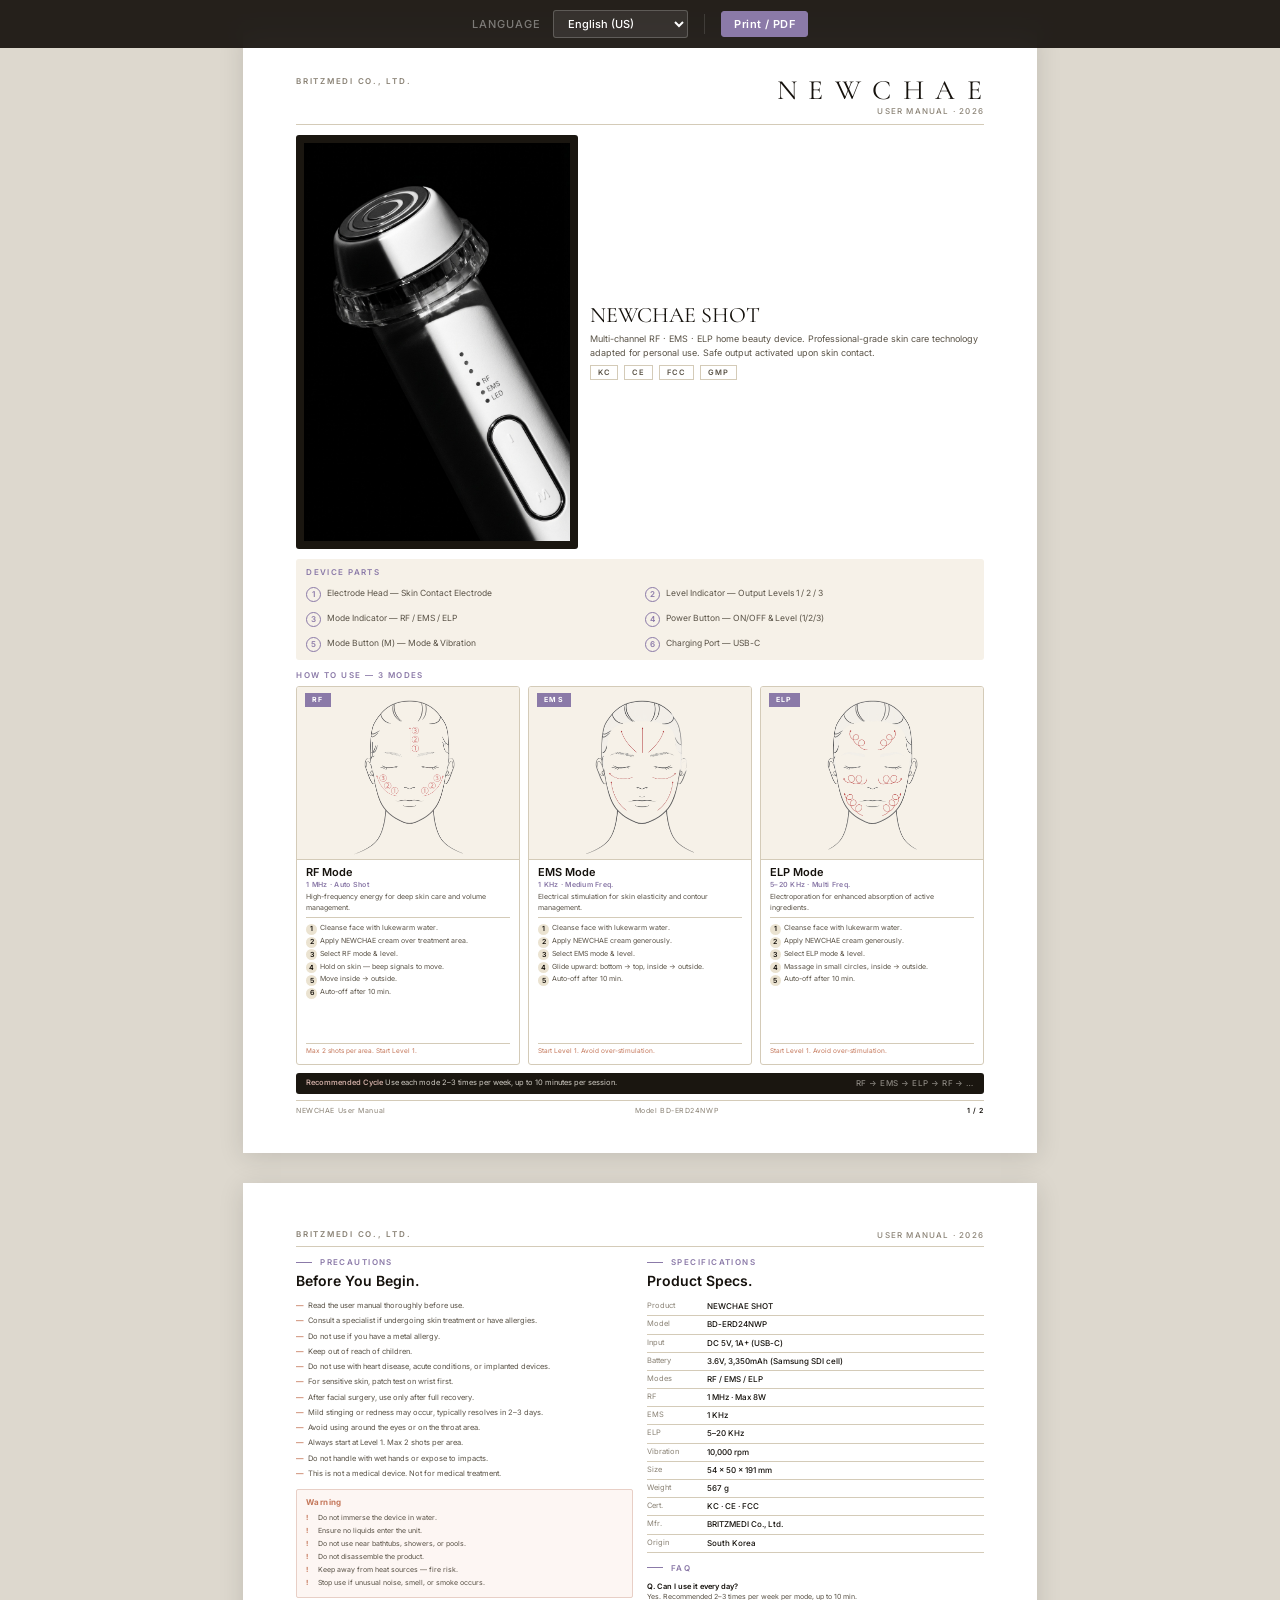
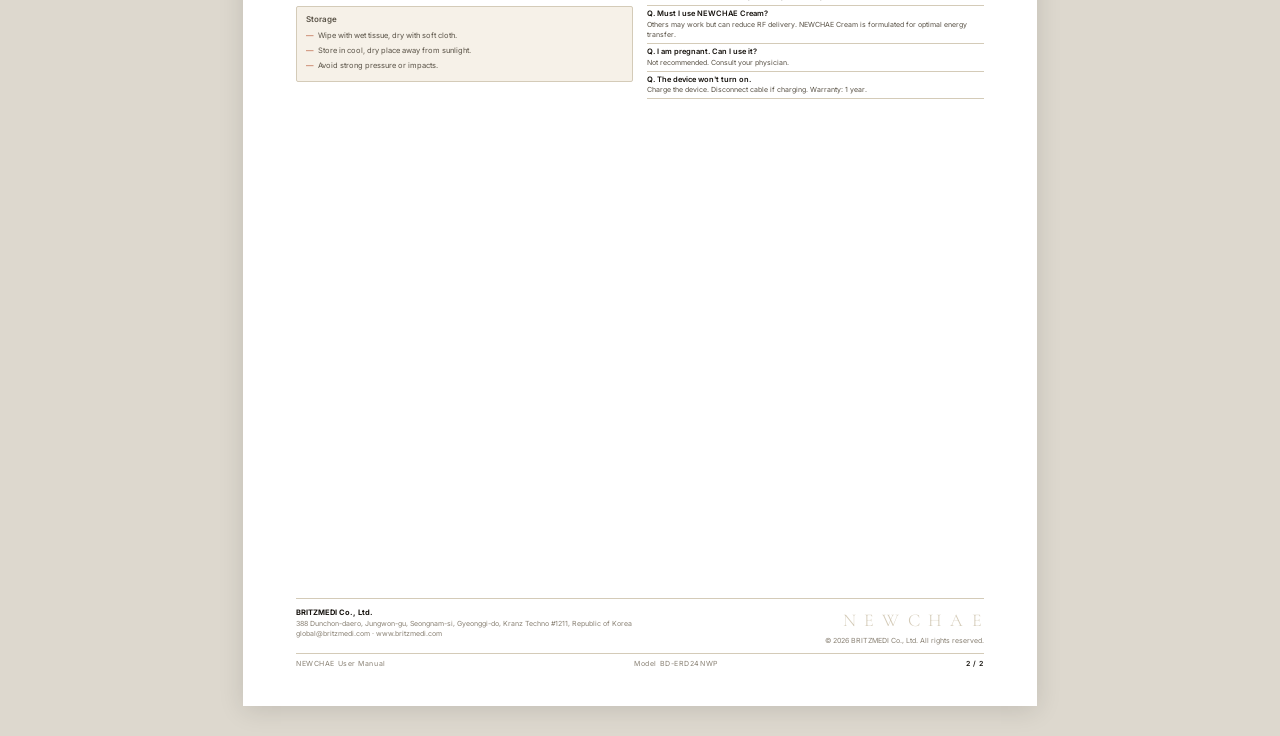
<file: user-manual-insert.html>
<!DOCTYPE html>
<html lang="en">
<head>
<meta charset="UTF-8">
<meta name="viewport" content="width=device-width, initial-scale=1.0">
<title>NEWCHAE — User Manual Insert</title>
<link href="https://fonts.googleapis.com/css2?family=Cormorant+Garamond:ital,wght@0,300;0,400;0,500;0,600;1,300&family=Inter:wght@300;400;500;600;700&family=Noto+Sans+KR:wght@300;400;500;600&family=Noto+Sans+SC:wght@300;400;500;600&family=Noto+Sans+JP:wght@300;400;500;600&family=Noto+Sans+Thai:wght@300;400;500;600&display=swap" rel="stylesheet">
<style>
  :root {
    --ivory: #f6f1e8;
    --cream: #faf6ed;
    --sand: #ebe3d1;
    --ink: #15110c;
    --graphite: #5a5347;
    --mute: #8a8275;
    --lilac: #8b7aa8;
    --rose: #c9a8a0;
    --line: #d4cbb8;
    --dark: #1a1610;
    --warn: #c4775a;
  }
  * { box-sizing: border-box; margin: 0; padding: 0; }
  html, body {
    background: #ddd8ce;
    font-family: 'Inter', -apple-system, sans-serif;
    color: var(--ink);
    -webkit-font-smoothing: antialiased;
  }
  :lang(ko) body, :lang(ko) .page { font-family: 'Noto Sans KR', 'Inter', sans-serif; }
  :lang(zh) body, :lang(zh) .page { font-family: 'Noto Sans SC', 'Inter', sans-serif; }
  :lang(ja) body, :lang(ja) .page { font-family: 'Noto Sans JP', 'Inter', sans-serif; }
  :lang(th) body, :lang(th) .page { font-family: 'Noto Sans Thai', 'Inter', sans-serif; }

  .page {
    width: 210mm; height: 297mm;
    margin: 8mm auto;
    background: #fff;
    box-shadow: 0 4px 24px rgba(0,0,0,0.12);
    position: relative; overflow: hidden;
    page-break-after: always;
  }
  .page:last-child { page-break-after: auto; }

  /* ===== CONTROLS ===== */
  #controls {
    position: fixed; top: 0; left: 0; right: 0;
    display: flex; align-items: center; justify-content: center; gap: 8px;
    z-index: 9999;
    background: rgba(21,17,12,0.92); backdrop-filter: blur(12px);
    padding: 10px 16px;
    font-family: 'Inter', sans-serif;
  }
  #controls .label {
    font-size: 11px; font-weight: 500; color: rgba(255,255,255,0.4);
    letter-spacing: 0.1em; text-transform: uppercase; margin-right: 4px;
  }
  #controls button {
    background: transparent; border: 1px solid rgba(255,255,255,0.15);
    color: rgba(255,255,255,0.6); padding: 5px 12px;
    font-size: 11px; font-weight: 500; cursor: pointer;
    border-radius: 3px; transition: all 0.2s;
    font-family: 'Inter', sans-serif;
  }
  #controls button:hover { background: rgba(255,255,255,0.08); color: #fff; }
  #controls button.active {
    background: var(--lilac); border-color: var(--lilac);
    color: #fff; font-weight: 600;
  }
  #controls .sep {
    width: 1px; height: 20px; background: rgba(255,255,255,0.12); margin: 0 8px;
  }
  #controls select {
    background: rgba(255,255,255,0.08); border: 1px solid rgba(255,255,255,0.2);
    color: #fff; padding: 5px 10px; font-size: 11px; font-weight: 500;
    border-radius: 3px; font-family: 'Inter', sans-serif; cursor: pointer;
    outline: none;
  }
  #controls select option { background: #1a1610; color: #fff; }
  #controls .dl {
    background: var(--lilac); border-color: var(--lilac);
    color: #fff; font-weight: 600; letter-spacing: 0.04em;
  }

  /* ===== PAGE 1 — FRONT ===== */
  .p1 { padding: 12mm 14mm 10mm; display: flex; flex-direction: column; }

  .p1-header {
    display: flex; justify-content: space-between; align-items: flex-start;
    padding-bottom: 8px; border-bottom: 1px solid var(--line);
    margin-bottom: 10px;
  }
  .p1-brand {
    font-size: 8px; font-weight: 600; letter-spacing: 0.22em;
    text-transform: uppercase; color: var(--mute);
  }
  .p1-title-area { text-align: right; }
  .p1-title {
    font-family: 'Cormorant Garamond', serif;
    font-size: 28px; font-weight: 400; line-height: 1; color: var(--ink);
    letter-spacing: 0.08em;
  }
  :lang(ko) .p1-title, :lang(zh) .p1-title, :lang(ja) .p1-title {
    font-family: 'Inter', sans-serif; font-size: 20px; font-weight: 700;
    letter-spacing: 0.12em;
  }
  .p1-subtitle {
    font-size: 8px; font-weight: 500; color: var(--mute);
    letter-spacing: 0.15em; text-transform: uppercase; margin-top: 2px;
  }

  /* Hero strip */
  .p1-hero {
    display: grid; grid-template-columns: 1fr 1.4fr;
    gap: 12px; margin-bottom: 10px;
  }
  .p1-hero-img {
    background: var(--dark); border-radius: 3px; overflow: hidden;
    display: flex; align-items: center; justify-content: center;
    padding: 8px;
  }
  .p1-hero-img img { max-height: 100%; max-width: 100%; object-fit: contain; }
  .p1-hero-info { display: flex; flex-direction: column; justify-content: center; }
  .p1-hero-info .product-name {
    font-family: 'Cormorant Garamond', serif;
    font-size: 22px; font-weight: 400; margin-bottom: 4px; line-height: 1.1;
  }
  :lang(ko) .p1-hero-info .product-name,
  :lang(zh) .p1-hero-info .product-name {
    font-family: 'Inter', sans-serif; font-size: 18px; font-weight: 700;
  }
  .p1-hero-info .product-desc {
    font-size: 9px; line-height: 1.55; color: var(--graphite); margin-bottom: 6px;
  }
  .p1-certs {
    display: flex; gap: 6px; flex-wrap: wrap;
  }
  .p1-cert {
    font-size: 7.5px; font-weight: 600; letter-spacing: 0.12em;
    padding: 2px 7px; border: 1px solid var(--line); color: var(--graphite);
  }

  /* Parts section */
  .p1-parts {
    display: grid; grid-template-columns: 1fr 1fr;
    gap: 10px; margin-bottom: 10px;
    padding: 8px 10px; background: var(--ivory); border-radius: 3px;
  }
  .p1-parts-title {
    grid-column: 1 / -1;
    font-size: 8px; font-weight: 600; letter-spacing: 0.18em;
    text-transform: uppercase; color: var(--lilac);
  }
  .part-item {
    display: flex; align-items: flex-start; gap: 6px;
    font-size: 8.5px; line-height: 1.45; color: var(--graphite);
  }
  .part-num {
    flex-shrink: 0; width: 15px; height: 15px; border-radius: 50%;
    border: 1px solid var(--lilac); color: var(--lilac);
    font-size: 8px; font-weight: 600;
    display: flex; align-items: center; justify-content: center;
  }

  /* 3 Modes section */
  .p1-modes-title {
    font-size: 8px; font-weight: 600; letter-spacing: 0.18em;
    text-transform: uppercase; color: var(--lilac); margin-bottom: 6px;
  }
  .p1-modes {
    display: grid; grid-template-columns: 1fr 1fr 1fr;
    gap: 8px; flex: 1;
  }
  .mode-card {
    border: 1px solid var(--line); border-radius: 3px;
    padding: 0; display: flex; flex-direction: column;
    background: #fff; overflow: hidden;
  }
  .mode-card .mode-visual {
    background: var(--ivory); position: relative;
    display: flex; align-items: center; justify-content: center;
    padding: 8px 6px 4px;
    border-bottom: 1px solid var(--line);
    min-height: 170px;
  }
  .mode-card .mode-visual img {
    height: 160px; width: auto;
    object-fit: contain;
  }
  .mode-card .mode-visual .mode-tag {
    position: absolute; top: 6px; left: 8px;
    padding: 2px 7px;
    font-size: 7px; font-weight: 700; letter-spacing: 0.18em;
    text-transform: uppercase; color: #fff; background: var(--lilac);
    line-height: 1.4;
  }
  .mode-card .mode-body {
    padding: 6px 9px 8px; display: flex; flex-direction: column; flex: 1;
  }
  .mode-card h3 {
    font-size: 11px; font-weight: 600; margin-bottom: 1px; line-height: 1.2;
  }
  .mode-card .mode-freq {
    font-size: 7px; font-weight: 600; color: var(--lilac);
    letter-spacing: 0.04em; margin-bottom: 3px;
  }
  .mode-card .mode-desc {
    font-size: 7px; line-height: 1.45; color: var(--graphite);
    margin-bottom: 4px; padding-bottom: 4px; border-bottom: 1px solid var(--line);
  }
  .mode-steps {
    list-style: none; padding: 0; counter-reset: ms;
  }
  .mode-steps li {
    padding: 1.5px 0 1.5px 14px; position: relative;
    font-size: 7px; line-height: 1.4; color: var(--graphite);
    counter-increment: ms;
  }
  .mode-steps li::before {
    content: counter(ms);
    position: absolute; left: 0; top: 2px;
    width: 11px; height: 11px; border-radius: 50%;
    background: var(--sand); color: var(--ink);
    font-size: 7px; font-weight: 600;
    display: flex; align-items: center; justify-content: center;
  }
  .mode-tip {
    margin-top: auto; padding-top: 3px;
    font-size: 6.5px; color: var(--warn); line-height: 1.35;
    border-top: 1px solid var(--line);
  }

  /* Cycle bar */
  .p1-cycle {
    margin-top: 8px; padding: 5px 10px;
    background: var(--dark); color: rgba(250,246,237,0.8);
    border-radius: 3px;
    display: flex; align-items: center; justify-content: space-between;
    font-size: 7.5px; line-height: 1.4;
  }
  .p1-cycle strong { color: var(--rose); font-weight: 600; }
  .p1-cycle .cycle-visual {
    font-size: 8px; font-weight: 500; letter-spacing: 0.06em;
    color: rgba(250,246,237,0.5);
  }

  /* Footer */
  .p1-footer {
    display: flex; justify-content: space-between; align-items: center;
    margin-top: 6px; padding-top: 5px; border-top: 1px solid var(--line);
    font-size: 7px; color: var(--mute); letter-spacing: 0.08em;
  }
  .p1-footer .page-num { font-weight: 600; color: var(--ink); }

  /* ===== PAGE 2 — BACK ===== */
  .p2 { padding: 12mm 14mm 10mm; display: flex; flex-direction: column; }

  .p2-header {
    display: flex; justify-content: space-between; align-items: center;
    padding-bottom: 6px; border-bottom: 1px solid var(--line);
    margin-bottom: 10px;
  }

  .p2-grid {
    display: grid; grid-template-columns: 1fr 1fr; gap: 14px; flex: 1;
  }

  /* Precautions */
  .precaution-col {}
  .section-eyebrow {
    font-size: 8px; font-weight: 600; letter-spacing: 0.18em;
    text-transform: uppercase; color: var(--lilac); margin-bottom: 6px;
    display: flex; align-items: center; gap: 8px;
  }
  .section-eyebrow::before {
    content: ''; width: 16px; height: 1px; background: var(--lilac);
  }
  .section-h {
    font-size: 14px; font-weight: 600; margin-bottom: 8px; line-height: 1.2;
  }
  .caution-list { list-style: none; padding: 0; }
  .caution-list li {
    padding: 2px 0 2px 12px; position: relative;
    font-size: 7.5px; line-height: 1.5; color: var(--graphite);
  }
  .caution-list li::before {
    content: '—'; position: absolute; left: 0; color: var(--warn); font-weight: 600;
  }

  .warn-box {
    background: #fdf6f3; border: 1px solid #e8cfc6;
    padding: 7px 9px; margin-top: 8px; border-radius: 2px;
  }
  .warn-box h4 {
    font-size: 8px; font-weight: 700; color: var(--warn);
    margin-bottom: 4px; letter-spacing: 0.05em;
  }
  .warn-list { list-style: none; padding: 0; }
  .warn-list li {
    padding: 1.5px 0 1.5px 12px; position: relative;
    font-size: 7px; line-height: 1.45; color: var(--graphite);
  }
  .warn-list li::before {
    content: '!'; position: absolute; left: 0;
    font-size: 7px; font-weight: 700; color: var(--warn);
  }

  .storage-box {
    background: var(--ivory); border: 1px solid var(--line);
    padding: 7px 9px; margin-top: 8px; border-radius: 2px;
  }
  .storage-box h4 {
    font-size: 8px; font-weight: 600; color: var(--graphite);
    margin-bottom: 4px;
  }

  /* Specs column */
  .specs-col {}
  .spec-table { width: 100%; border-collapse: collapse; margin-top: 6px; }
  .spec-table tr { border-bottom: 1px solid var(--line); }
  .spec-table td {
    padding: 3px 0; font-size: 8px; line-height: 1.4; vertical-align: top;
  }
  .spec-table td:first-child {
    color: var(--mute); width: 60px; font-size: 7.5px;
  }
  .spec-table td:last-child { font-weight: 500; }

  /* Q&A */
  .qa-section { margin-top: 10px; }
  .qa-item { padding: 3px 0; border-bottom: 1px solid var(--line); }
  .qa-item .q { font-size: 7.5px; font-weight: 600; color: var(--ink); line-height: 1.4; }
  .qa-item .a { font-size: 7px; color: var(--graphite); line-height: 1.45; }

  /* Company footer */
  .p2-company {
    margin-top: auto; padding-top: 8px; border-top: 1px solid var(--line);
    display: grid; grid-template-columns: 1fr 1fr; gap: 12px;
    font-size: 7px; color: var(--mute); line-height: 1.5;
  }
  .p2-company strong { color: var(--ink); font-size: 7.5px; }
  .p2-company .logo-text {
    font-family: 'Cormorant Garamond', serif;
    font-size: 18px; font-weight: 300; color: var(--line);
    letter-spacing: 0.12em;
  }

  .p2-footer {
    display: flex; justify-content: space-between; align-items: center;
    margin-top: 6px; padding-top: 5px; border-top: 1px solid var(--line);
    font-size: 7px; color: var(--mute); letter-spacing: 0.08em;
  }
  .p2-footer .page-num { font-weight: 600; color: var(--ink); }

  @media print {
    body { background: white; }
    #controls { display: none !important; }
    .page { margin: 0; box-shadow: none; }
  }
  @page { size: A4 portrait; margin: 0; }
</style>
</head>
<body>

<div id="controls">
  <span class="label">Language</span>
  <select id="lang-select" onchange="setLang(this.value)">
    <option value="en">English (US)</option>
    <option value="en_gb">English (UK)</option>
    <option value="ko">한국어</option>
    <option value="ja">日本語</option>
    <option value="zh">中文</option>
    <option value="th">ไทย</option>
    <option value="vi">Tiếng Việt</option>
    <option value="ru">Русский</option>
    <option value="fr">Français</option>
    <option value="id">Bahasa Indonesia</option>
    <option value="es">Español (MX)</option>
    <option value="pt">Português (BR)</option>
  </select>
  <div class="sep"></div>
  <button class="dl" onclick="window.print()">Print / PDF</button>
</div>

<!-- ===== PAGE 1 — FRONT ===== -->
<div class="page p1">

  <div class="p1-header">
    <div class="p1-brand">BRITZMEDI CO., LTD.</div>
    <div class="p1-title-area">
      <div class="p1-title">N E W C H A E</div>
      <div class="p1-subtitle" data-t="subtitle">User Manual · 2026</div>
    </div>
  </div>

  <div class="p1-hero">
    <div class="p1-hero-img">
      <img src="images/newchea%20black%20and%20white2.png" alt="NEWCHAE SHOT">
    </div>
    <div class="p1-hero-info">
      <div class="product-name">NEWCHAE SHOT</div>
      <p class="product-desc" data-t="hero_desc">Multi-channel RF · EMS · ELP home beauty device. Professional-grade skin care technology adapted for personal use. Safe output activated upon skin contact.</p>
      <div class="p1-certs">
        <span class="p1-cert">KC</span><span class="p1-cert">CE</span><span class="p1-cert">FCC</span><span class="p1-cert">GMP</span>
      </div>
    </div>
  </div>

  <div class="p1-parts">
    <div class="p1-parts-title" data-t="parts_title">Device Parts</div>
    <div class="part-item"><span class="part-num">1</span><span data-t="part1">Electrode Head — Skin Contact Electrode</span></div>
    <div class="part-item"><span class="part-num">2</span><span data-t="part2">Level Indicator — Output Levels 1 / 2 / 3</span></div>
    <div class="part-item"><span class="part-num">3</span><span data-t="part3">Mode Indicator — RF / EMS / ELP</span></div>
    <div class="part-item"><span class="part-num">4</span><span data-t="part4">Power Button — ON/OFF & Level (1/2/3)</span></div>
    <div class="part-item"><span class="part-num">5</span><span data-t="part5">Mode Button (M) — Mode & Vibration</span></div>
    <div class="part-item"><span class="part-num">6</span><span data-t="part6">Charging Port — USB-C</span></div>
  </div>

  <div class="p1-modes-title" data-t="modes_title">How to Use — 3 Modes</div>
  <div class="p1-modes">

    <div class="mode-card">
      <div class="mode-visual">
        <span class="mode-tag">RF</span>
        <img src="images/howto-rf-4x.png" alt="RF Mode illustration">
      </div>
      <div class="mode-body">
        <h3 data-t="rf_h">RF Mode</h3>
        <div class="mode-freq">1 MHz · Auto Shot</div>
        <p class="mode-desc" data-t="rf_desc">High-frequency energy for deep skin care and volume management.</p>
        <ol class="mode-steps">
          <li data-t="rf_s1">Cleanse face with lukewarm water.</li>
          <li data-t="rf_s2">Apply NEWCHAE cream over treatment area.</li>
          <li data-t="rf_s3">Select RF mode & level.</li>
          <li data-t="rf_s4">Hold on skin — beep signals to move.</li>
          <li data-t="rf_s5">Move inside → outside.</li>
          <li data-t="rf_s6">Auto-off after 10 min.</li>
        </ol>
        <div class="mode-tip" data-t="rf_tip">Max 2 shots per area. Start Level 1.</div>
      </div>
    </div>

    <div class="mode-card">
      <div class="mode-visual">
        <span class="mode-tag">EMS</span>
        <img src="images/howto-ems-4x.png" alt="EMS Mode illustration">
      </div>
      <div class="mode-body">
        <h3 data-t="ems_h">EMS Mode</h3>
        <div class="mode-freq">1 KHz · Medium Freq.</div>
        <p class="mode-desc" data-t="ems_desc">Electrical stimulation for skin elasticity and contour management.</p>
        <ol class="mode-steps">
          <li data-t="ems_s1">Cleanse face with lukewarm water.</li>
          <li data-t="ems_s2">Apply NEWCHAE cream generously.</li>
          <li data-t="ems_s3">Select EMS mode & level.</li>
          <li data-t="ems_s4">Glide upward: bottom → top, inside → outside.</li>
          <li data-t="ems_s5">Auto-off after 10 min.</li>
        </ol>
        <div class="mode-tip" data-t="ems_tip">Start Level 1. Avoid over-stimulation.</div>
      </div>
    </div>

    <div class="mode-card">
      <div class="mode-visual">
        <span class="mode-tag">ELP</span>
        <img src="images/howto-elp-4x.png" alt="ELP Mode illustration">
      </div>
      <div class="mode-body">
        <h3 data-t="elp_h">ELP Mode</h3>
        <div class="mode-freq">5–20 KHz · Multi Freq.</div>
        <p class="mode-desc" data-t="elp_desc">Electroporation for enhanced absorption of active ingredients.</p>
        <ol class="mode-steps">
          <li data-t="elp_s1">Cleanse face with lukewarm water.</li>
          <li data-t="elp_s2">Apply NEWCHAE cream generously.</li>
          <li data-t="elp_s3">Select ELP mode & level.</li>
          <li data-t="elp_s4">Massage in small circles, inside → outside.</li>
          <li data-t="elp_s5">Auto-off after 10 min.</li>
        </ol>
        <div class="mode-tip" data-t="elp_tip">Start Level 1. Avoid over-stimulation.</div>
      </div>
    </div>

  </div>

  <div class="p1-cycle">
    <div><strong data-t="cycle_label">Recommended Cycle</strong> <span data-t="cycle_text">Use each mode 2–3 times per week, up to 10 minutes per session.</span></div>
    <div class="cycle-visual">RF → EMS → ELP → RF → …</div>
  </div>

  <div class="p1-footer">
    <span>NEWCHAE User Manual</span>
    <span>Model BD-ERD24NWP</span>
    <span class="page-num">1 / 2</span>
  </div>

</div>

<!-- ===== PAGE 2 — BACK ===== -->
<div class="page p2">

  <div class="p2-header">
    <div class="p1-brand">BRITZMEDI CO., LTD.</div>
    <div class="p1-subtitle" data-t="subtitle">User Manual · 2026</div>
  </div>

  <div class="p2-grid">

    <div class="precaution-col">
      <div class="section-eyebrow" data-t="precaution_eye">Precautions</div>
      <div class="section-h" data-t="precaution_h">Before You Begin.</div>
      <ul class="caution-list">
        <li data-t="c1">Read the user manual thoroughly before use.</li>
        <li data-t="c2">Consult a specialist if undergoing skin treatment or have allergies.</li>
        <li data-t="c3">Do not use if you have a metal allergy.</li>
        <li data-t="c4">Keep out of reach of children.</li>
        <li data-t="c5">Do not use with heart disease, acute conditions, or implanted devices.</li>
        <li data-t="c6">For sensitive skin, patch test on wrist first.</li>
        <li data-t="c7">After facial surgery, use only after full recovery.</li>
        <li data-t="c8">Mild stinging or redness may occur, typically resolves in 2–3 days.</li>
        <li data-t="c9">Avoid using around the eyes or on the throat area.</li>
        <li data-t="c10">Always start at Level 1. Max 2 shots per area.</li>
        <li data-t="c11">Do not handle with wet hands or expose to impacts.</li>
        <li data-t="c12">This is not a medical device. Not for medical treatment.</li>
      </ul>

      <div class="warn-box">
        <h4 data-t="warn_h">Warning</h4>
        <ul class="warn-list">
          <li data-t="w1">Do not immerse the device in water.</li>
          <li data-t="w2">Ensure no liquids enter the unit.</li>
          <li data-t="w3">Do not use near bathtubs, showers, or pools.</li>
          <li data-t="w4">Do not disassemble the product.</li>
          <li data-t="w5">Keep away from heat sources — fire risk.</li>
          <li data-t="w6">Stop use if unusual noise, smell, or smoke occurs.</li>
        </ul>
      </div>

      <div class="storage-box">
        <h4 data-t="storage_h">Storage</h4>
        <ul class="caution-list">
          <li data-t="st1">Wipe with wet tissue, dry with soft cloth.</li>
          <li data-t="st2">Store in cool, dry place away from sunlight.</li>
          <li data-t="st3">Avoid strong pressure or impacts.</li>
        </ul>
      </div>
    </div>

    <div class="specs-col">
      <div class="section-eyebrow" data-t="spec_eye">Specifications</div>
      <div class="section-h" data-t="spec_h">Product Specs.</div>
      <table class="spec-table">
        <tr><td data-t="s_name">Product</td><td>NEWCHAE SHOT</td></tr>
        <tr><td data-t="s_model">Model</td><td>BD-ERD24NWP</td></tr>
        <tr><td data-t="s_input">Input</td><td>DC 5V, 1A+ (USB-C)</td></tr>
        <tr><td data-t="s_battery">Battery</td><td>3.6V, 3,350mAh (Samsung SDI cell)</td></tr>
        <tr><td data-t="s_modes">Modes</td><td>RF / EMS / ELP</td></tr>
        <tr><td>RF</td><td>1 MHz · Max 8W</td></tr>
        <tr><td>EMS</td><td>1 KHz</td></tr>
        <tr><td>ELP</td><td>5–20 KHz</td></tr>
        <tr><td data-t="s_vib">Vibration</td><td>10,000 rpm</td></tr>
        <tr><td data-t="s_dim">Size</td><td>54 × 50 × 191 mm</td></tr>
        <tr><td data-t="s_weight">Weight</td><td>567 g</td></tr>
        <tr><td data-t="s_cert">Cert.</td><td>KC · CE · FCC</td></tr>
        <tr><td data-t="s_mfr">Mfr.</td><td>BRITZMEDI Co., Ltd.</td></tr>
        <tr><td data-t="s_origin">Origin</td><td data-t="s_origin_v">South Korea</td></tr>
      </table>

      <div class="qa-section">
        <div class="section-eyebrow" data-t="qa_eye">FAQ</div>
        <div class="qa-item"><p class="q" data-t="q1">Q. Can I use it every day?</p><p class="a" data-t="a1">Yes. Recommended 2–3 times per week per mode, up to 10 min.</p></div>
        <div class="qa-item"><p class="q" data-t="q2">Q. Must I use NEWCHAE Cream?</p><p class="a" data-t="a2">Others may work but can reduce RF delivery. NEWCHAE Cream is formulated for optimal energy transfer.</p></div>
        <div class="qa-item"><p class="q" data-t="q3">Q. I am pregnant. Can I use it?</p><p class="a" data-t="a3">Not recommended. Consult your physician.</p></div>
        <div class="qa-item"><p class="q" data-t="q4">Q. The device won't turn on.</p><p class="a" data-t="a4">Charge the device. Disconnect cable if charging. Warranty: 1 year.</p></div>
      </div>
    </div>

  </div>

  <div class="p2-company">
    <div>
      <strong>BRITZMEDI Co., Ltd.</strong><br>
      <span data-t="addr">388 Dunchon-daero, Jungwon-gu, Seongnam-si, Gyeonggi-do, Kranz Techno #1211, Republic of Korea</span><br>
      <span data-t="contact_info">global@britzmedi.com · www.britzmedi.com</span>
    </div>
    <div style="text-align: right; display: flex; flex-direction: column; justify-content: flex-end;">
      <div class="logo-text">N E W C H A E</div>
      <div style="font-size: 7px; color: var(--mute); margin-top: 2px;" data-t="copyright">© 2026 BRITZMEDI Co., Ltd. All rights reserved.</div>
    </div>
  </div>

  <div class="p2-footer">
    <span>NEWCHAE User Manual</span>
    <span>Model BD-ERD24NWP</span>
    <span class="page-num">2 / 2</span>
  </div>

</div>

<script>
const DICT = {
en: {
  subtitle: "User Manual · 2026",
  hero_desc: "Multi-channel RF · EMS · ELP home beauty device. Professional-grade skin care technology adapted for personal use. Safe output activated upon skin contact.",
  parts_title: "Device Parts",
  part1: "Electrode Head — Skin Contact Electrode",
  part2: "Level Indicator — Output Levels 1 / 2 / 3",
  part3: "Mode Indicator — RF / EMS / ELP",
  part4: "Power Button — ON/OFF & Level (1/2/3)",
  part5: "Mode Button (M) — Mode & Vibration",
  part6: "Charging Port — USB-C",
  modes_title: "How to Use — 3 Modes",
  rf_h: "RF Mode", rf_desc: "High-frequency energy for deep skin care and volume management.",
  rf_s1: "Cleanse face with lukewarm water.", rf_s2: "Apply NEWCHAE cream over treatment area.",
  rf_s3: "Select RF mode & level.", rf_s4: "Hold on skin — beep signals to move.",
  rf_s5: "Move inside → outside.", rf_s6: "Auto-off after 10 min.",
  rf_tip: "Max 2 shots per area. Start Level 1.",
  ems_h: "EMS Mode", ems_desc: "Electrical stimulation for skin elasticity and contour management.",
  ems_s1: "Cleanse face with lukewarm water.", ems_s2: "Apply NEWCHAE cream generously.",
  ems_s3: "Select EMS mode & level.", ems_s4: "Glide upward: bottom → top, inside → outside.",
  ems_s5: "Auto-off after 10 min.", ems_tip: "Start Level 1. Avoid over-stimulation.",
  elp_h: "ELP Mode", elp_desc: "Electroporation for enhanced absorption of active ingredients.",
  elp_s1: "Cleanse face with lukewarm water.", elp_s2: "Apply NEWCHAE cream generously.",
  elp_s3: "Select ELP mode & level.", elp_s4: "Massage in small circles, inside → outside.",
  elp_s5: "Auto-off after 10 min.", elp_tip: "Start Level 1. Avoid over-stimulation.",
  cycle_label: "Recommended Cycle", cycle_text: "Use each mode 2–3 times/week, up to 10 min per session.",
  precaution_eye: "Precautions", precaution_h: "Before You Begin.",
  c1: "Read the user manual thoroughly before use.",
  c2: "Consult a specialist if undergoing skin treatment or have allergies.",
  c3: "Do not use if you have a metal allergy.",
  c4: "Keep out of reach of children.",
  c5: "Do not use with heart disease, acute conditions, or implanted devices.",
  c6: "For sensitive skin, patch test on wrist first.",
  c7: "After facial surgery, use only after full recovery.",
  c8: "Mild stinging or redness may occur, typically resolves in 2–3 days.",
  c9: "Avoid using around the eyes or on the throat area.",
  c10: "Always start at Level 1. Max 2 shots per area.",
  c11: "Do not handle with wet hands or expose to impacts.",
  c12: "This is not a medical device. Not for medical treatment.",
  warn_h: "Warning",
  w1: "Do not immerse the device in water.", w2: "Ensure no liquids enter the unit.",
  w3: "Do not use near bathtubs, showers, or pools.", w4: "Do not disassemble the product.",
  w5: "Keep away from heat sources — fire risk.", w6: "Stop use if unusual noise, smell, or smoke occurs.",
  storage_h: "Storage",
  st1: "Wipe with wet tissue, dry with soft cloth.", st2: "Store in cool, dry place away from sunlight.",
  st3: "Avoid strong pressure or impacts.",
  spec_eye: "Specifications", spec_h: "Product Specs.",
  s_name: "Product", s_model: "Model", s_input: "Input", s_battery: "Battery",
  s_modes: "Modes", s_vib: "Vibration", s_dim: "Size", s_weight: "Weight",
  s_cert: "Cert.", s_mfr: "Mfr.", s_origin: "Origin", s_origin_v: "South Korea",
  qa_eye: "FAQ",
  q1: "Q. Can I use it every day?", a1: "Yes. Recommended 2–3 times per week per mode, up to 10 min.",
  q2: "Q. Must I use NEWCHAE Cream?", a2: "Others may work but can reduce RF delivery. NEWCHAE Cream is formulated for optimal energy transfer.",
  q3: "Q. I am pregnant. Can I use it?", a3: "Not recommended. Consult your physician.",
  q4: "Q. The device won't turn on.", a4: "Charge the device. Disconnect cable if charging. Warranty: 1 year.",
  addr: "388 Dunchon-daero, Jungwon-gu, Seongnam-si, Gyeonggi-do, Kranz Techno #1211, Republic of Korea",
  contact_info: "global@britzmedi.com · www.britzmedi.com",
  copyright: "© 2026 BRITZMEDI Co., Ltd. All rights reserved."
},
ko: {
  subtitle: "사용설명서 · 2026",
  hero_desc: "멀티채널 RF · EMS · ELP 홈 뷰티 디바이스. 전문가급 피부 관리 기술을 가정용으로 구현. 피부 접촉 시에만 안전하게 출력됩니다.",
  parts_title: "각 부분의 명칭",
  part1: "전극 헤드 — 피부 접촉 전극",
  part2: "레벨 표시등 — 출력 레벨 1 / 2 / 3",
  part3: "모드 표시등 — RF / EMS / ELP",
  part4: "전원 버튼 — 전원 ON/OFF 및 레벨 선택 (1/2/3)",
  part5: "모드 버튼 (M) — 모드 선택 및 진동 ON/OFF",
  part6: "충전 단자 — USB-C",
  modes_title: "사용 방법 — 3가지 모드",
  rf_h: "RF 모드", rf_desc: "고주파 에너지가 피부 깊숙이 전달되어 볼륨 관리에 도움을 줍니다.",
  rf_s1: "미온수로 세안합니다.", rf_s2: "뉴채 크림을 시술 부위에 충분히 바릅니다.",
  rf_s3: "RF 모드와 레벨을 선택합니다.", rf_s4: "전극을 피부에 밀착 — 비프음이 나면 다음 부위로 이동합니다.",
  rf_s5: "안쪽에서 바깥쪽으로 이동합니다.", rf_s6: "10분 후 자동 종료됩니다.",
  rf_tip: "같은 부위 최대 2회. 레벨 1부터 시작하세요.",
  ems_h: "EMS 모드", ems_desc: "중주파 전기 에너지로 피부 탄력과 윤곽 관리에 도움을 줍니다.",
  ems_s1: "미온수로 세안합니다.", ems_s2: "뉴채 크림을 충분히 바릅니다.",
  ems_s3: "EMS 모드와 레벨을 선택합니다.", ems_s4: "아래에서 위로, 안쪽에서 바깥쪽으로 밀어 올립니다.",
  ems_s5: "10분 후 자동 종료됩니다.", ems_tip: "레벨 1부터 시작. 한 부위에 과도한 자극을 피하세요.",
  elp_h: "ELP 모드", elp_desc: "일렉트로포레이션으로 화장품 유효 성분의 흡수를 도와줍니다.",
  elp_s1: "미온수로 세안합니다.", elp_s2: "뉴채 크림을 충분히 바릅니다.",
  elp_s3: "ELP 모드와 레벨을 선택합니다.", elp_s4: "작은 원을 그리며 안쪽에서 바깥쪽으로 마사지합니다.",
  elp_s5: "10분 후 자동 종료됩니다.", elp_tip: "레벨 1부터 시작. 한 부위에 과도한 자극을 피하세요.",
  cycle_label: "권장 사용 주기", cycle_text: "각 모드 주 2~3회, 1회 10분 이내 권장.",
  precaution_eye: "사용 시 주의사항", precaution_h: "사용 전 확인사항",
  c1: "사용 전 설명서를 충분히 읽어주세요.",
  c2: "피부 치료 중이거나 알레르기가 있는 경우 전문의와 상담하세요.",
  c3: "금속 알레르기가 있는 경우 사용하지 마세요.",
  c4: "어린이의 손이 닿지 않는 곳에 보관하세요.",
  c5: "심장질환, 급성질환, 체내 삽입장치(심박조율기 등)가 있는 경우 사용하지 마세요.",
  c6: "민감한 피부는 손목 안쪽에서 먼저 테스트하세요.",
  c7: "안면 수술 후에는 완전히 회복된 후 사용하세요.",
  c8: "가벼운 따끔거림이나 홍조가 나타날 수 있으며, 보통 2~3일 내에 사라집니다.",
  c9: "눈 주위나 목 부위 사용을 피하세요.",
  c10: "항상 레벨 1부터 시작하세요. 같은 부위 최대 2회.",
  c11: "젖은 손으로 취급하거나 강한 충격을 주지 마세요.",
  c12: "본 제품은 의료기기가 아니며 의료 목적으로 사용할 수 없습니다.",
  warn_h: "경고",
  w1: "본체를 물에 담그지 마세요.", w2: "본체에 액체가 들어가지 않도록 하세요.",
  w3: "욕조, 샤워기, 수영장 근처에서 사용하지 마세요.", w4: "제품을 분해하지 마세요.",
  w5: "열원 가까이 두지 마세요 — 화재 위험.", w6: "이상한 소리, 냄새, 연기 발생 시 즉시 사용을 중단하세요.",
  storage_h: "보관 방법",
  st1: "물티슈로 닦은 후 부드러운 천으로 건조하세요.", st2: "직사광선을 피해 서늘하고 건조한 곳에 보관하세요.",
  st3: "강한 압력이나 충격에 주의하세요.",
  spec_eye: "제품 사양", spec_h: "제품 스펙",
  s_name: "제품명", s_model: "모델명", s_input: "입력", s_battery: "배터리",
  s_modes: "모드", s_vib: "진동", s_dim: "크기", s_weight: "무게",
  s_cert: "인증", s_mfr: "제조사", s_origin: "원산지", s_origin_v: "대한민국",
  qa_eye: "자주 묻는 질문",
  q1: "Q. 매일 사용해도 되나요?", a1: "네. 각 모드 주 2~3회, 1회 10분 이내를 권장합니다.",
  q2: "Q. 반드시 뉴채 크림을 사용해야 하나요?", a2: "다른 제품도 사용 가능하나 RF 에너지 전달이 감소될 수 있습니다. 뉴채 크림은 에너지 전달에 최적화되어 있습니다.",
  q3: "Q. 임산부도 사용 가능한가요?", a3: "임산부 및 어린이는 사용을 권장하지 않습니다. 의사와 상담하세요.",
  q4: "Q. 기기가 켜지지 않아요.", a4: "충전해 주세요. 충전 중이면 케이블을 분리하세요. 보증기간: 구매 후 1년.",
  addr: "경기도 성남시 중원구 둔촌대로 388 크란츠테크노 1211호",
  contact_info: "global@britzmedi.com · www.britzmedi.com",
  copyright: "© 2026 주식회사 브리츠메디. All rights reserved."
},
zh: {
  subtitle: "使用说明书 · 2026",
  hero_desc: "多通道 RF · EMS · ELP 家用美容仪。将专业级护肤技术融入个人使用。仅在接触皮肤时安全输出能量。",
  parts_title: "各部位名称",
  part1: "电极头 — 皮肤接触电极",
  part2: "级别指示灯 — 输出级别 1 / 2 / 3",
  part3: "模式指示灯 — RF / EMS / ELP",
  part4: "电源键 — 开/关及级别选择 (1/2/3)",
  part5: "模式键 (M) — 模式选择及振动开/关",
  part6: "充电口 — USB-C",
  modes_title: "使用方法 — 3种模式",
  rf_h: "RF 模式", rf_desc: "高频能量深入皮肤，有助于容量管理。",
  rf_s1: "用温水洁面。", rf_s2: "将NEWCHAE面霜均匀涂抹于护理部位。",
  rf_s3: "选择RF模式和级别。", rf_s4: "将电极贴紧皮肤——蜂鸣声提示移至下一区域。",
  rf_s5: "从内向外移动。", rf_s6: "10分钟后自动关闭。",
  rf_tip: "同一部位最多2次。从1级开始。",
  ems_h: "EMS 模式", ems_desc: "中频电刺激，有助于皮肤弹性和轮廓管理。",
  ems_s1: "用温水洁面。", ems_s2: "充分涂抹NEWCHAE面霜。",
  ems_s3: "选择EMS模式和级别。", ems_s4: "从下向上、从内向外滑动。",
  ems_s5: "10分钟后自动关闭。", ems_tip: "从1级开始。避免过度刺激。",
  elp_h: "ELP 模式", elp_desc: "电穿孔技术促进化妆品有效成分的吸收。",
  elp_s1: "用温水洁面。", elp_s2: "充分涂抹NEWCHAE面霜。",
  elp_s3: "选择ELP模式和级别。", elp_s4: "以小圆圈方式从内向外按摩。",
  elp_s5: "10分钟后自动关闭。", elp_tip: "从1级开始。避免过度刺激。",
  cycle_label: "推荐使用周期", cycle_text: "每种模式每周2~3次，每次不超过10分钟。",
  precaution_eye: "注意事项", precaution_h: "使用前须知",
  c1: "使用前请仔细阅读说明书。",
  c2: "正在接受皮肤治疗或有过敏症状者请咨询专业医生。",
  c3: "金属过敏者请勿使用。",
  c4: "请放在儿童触及不到的地方。",
  c5: "心脏病、急性疾病或体内植入装置（心脏起搏器等）者请勿使用。",
  c6: "敏感肌肤请先在手腕内侧测试。",
  c7: "面部手术后请待完全恢复后再使用。",
  c8: "可能出现轻微刺痛或泛红，通常2~3天内消退。",
  c9: "避免在眼周或喉部使用。",
  c10: "请始终从1级开始。同一部位最多2次。",
  c11: "请勿湿手操作或使产品受到撞击。",
  c12: "本产品非医疗器械，不可用于医疗目的。",
  warn_h: "警告",
  w1: "请勿将主机浸入水中。", w2: "请勿让液体进入主机。",
  w3: "请勿在浴缸、淋浴或泳池附近使用。", w4: "请勿拆解产品。",
  w5: "远离热源——有火灾风险。", w6: "如出现异常噪音、气味或烟雾，请立即停止使用。",
  storage_h: "保管方法",
  st1: "用湿巾擦拭后用软布擦干。", st2: "避免阳光直射，存放在阴凉干燥处。",
  st3: "避免强烈压力或撞击。",
  spec_eye: "产品规格", spec_h: "产品参数",
  s_name: "产品名称", s_model: "型号", s_input: "输入", s_battery: "电池",
  s_modes: "模式", s_vib: "振动", s_dim: "尺寸", s_weight: "重量",
  s_cert: "认证", s_mfr: "制造商", s_origin: "产地", s_origin_v: "韩国",
  qa_eye: "常见问题",
  q1: "Q. 可以每天使用吗？", a1: "可以。建议每种模式每周2~3次，每次不超过10分钟。",
  q2: "Q. 必须使用NEWCHAE面霜吗？", a2: "可使用其他产品，但可能降低RF能量传导。NEWCHAE面霜专为优化能量传导而配方。",
  q3: "Q. 孕妇可以使用吗？", a3: "不建议孕妇及儿童使用，请咨询医生。",
  q4: "Q. 设备无法开机。", a4: "请充电。若正在充电请断开电缆。保修期：购买后1年。",
  addr: "韩国京畿道城南市中原区屯村大路388号 Kranz Techno 1211室",
  contact_info: "global@britzmedi.com · www.britzmedi.com",
  copyright: "© 2026 BRITZMEDI Co., Ltd. 版权所有。"
},
ja: {
  subtitle: "取扱説明書 · 2026",
  hero_desc: "マルチチャンネル RF · EMS · ELP ホーム美容デバイス。プロ仕様のスキンケア技術を家庭用に。肌に触れた時のみ安全に出力。",
  parts_title: "各部の名称",
  part1: "電極ヘッド — 肌接触電極",
  part2: "レベル表示灯 — 出力レベル 1 / 2 / 3",
  part3: "モード表示灯 — RF / EMS / ELP",
  part4: "電源ボタン — ON/OFF＆レベル選択 (1/2/3)",
  part5: "モードボタン (M) — モード選択＆振動 ON/OFF",
  part6: "充電ポート — USB-C",
  modes_title: "使い方 — 3つのモード",
  rf_h: "RF モード", rf_desc: "高周波エネルギーが肌深部に届き、ボリュームケアをサポートします。",
  rf_s1: "ぬるま湯で洗顔します。", rf_s2: "NEWCHAEクリームをケア部位にたっぷり塗ります。",
  rf_s3: "RFモードとレベルを選択します。", rf_s4: "電極を肌に密着 — ビープ音で次の部位へ移動。",
  rf_s5: "内側から外側へ移動します。", rf_s6: "10分後に自動オフ。",
  rf_tip: "同じ部位は最大2回。レベル1から開始。",
  ems_h: "EMS モード", ems_desc: "中周波電気刺激で肌の弾力とフェイスラインをケア。",
  ems_s1: "ぬるま湯で洗顔します。", ems_s2: "NEWCHAEクリームをたっぷり塗ります。",
  ems_s3: "EMSモードとレベルを選択します。", ems_s4: "下から上へ、内側から外側へ滑らせます。",
  ems_s5: "10分後に自動オフ。", ems_tip: "レベル1から開始。過度な刺激を避けてください。",
  elp_h: "ELP モード", elp_desc: "エレクトロポレーションで化粧品有効成分の浸透をサポート。",
  elp_s1: "ぬるま湯で洗顔します。", elp_s2: "NEWCHAEクリームをたっぷり塗ります。",
  elp_s3: "ELPモードとレベルを選択します。", elp_s4: "小さな円を描きながら内側から外側へマッサージ。",
  elp_s5: "10分後に自動オフ。", elp_tip: "レベル1から開始。過度な刺激を避けてください。",
  cycle_label: "推奨使用サイクル", cycle_text: "各モード週2〜3回、1回10分以内を推奨。",
  precaution_eye: "注意事項", precaution_h: "ご使用前に",
  c1: "使用前に取扱説明書をよくお読みください。",
  c2: "皮膚治療中またはアレルギーのある方は専門医にご相談ください。",
  c3: "金属アレルギーの方は使用しないでください。",
  c4: "お子様の手の届かない場所に保管してください。",
  c5: "心臓疾患、急性疾患、体内埋込装置のある方は使用しないでください。",
  c6: "敏感肌の方は手首内側でパッチテストを行ってください。",
  c7: "顔面手術後は完全に回復してからご使用ください。",
  c8: "軽い刺激や赤みが出ることがありますが、通常2〜3日で治まります。",
  c9: "目の周りや喉への使用は避けてください。",
  c10: "必ずレベル1から開始。同じ部位は最大2回まで。",
  c11: "濡れた手で扱ったり、強い衝撃を与えないでください。",
  c12: "本製品は医療機器ではありません。医療目的での使用はできません。",
  warn_h: "警告",
  w1: "本体を水に浸さないでください。", w2: "本体に液体が入らないようにしてください。",
  w3: "浴槽、シャワー、プール付近で使用しないでください。", w4: "製品を分解しないでください。",
  w5: "熱源の近くに置かないでください（火災の危険）。", w6: "異音、異臭、煙が発生した場合は直ちに使用を中止してください。",
  storage_h: "保管方法",
  st1: "ウェットティッシュで拭き、柔らかい布で乾かしてください。", st2: "直射日光を避け、涼しく乾燥した場所に保管してください。",
  st3: "強い圧力や衝撃を避けてください。",
  spec_eye: "製品仕様", spec_h: "スペック",
  s_name: "製品名", s_model: "型番", s_input: "入力", s_battery: "バッテリー",
  s_modes: "モード", s_vib: "振動", s_dim: "サイズ", s_weight: "重量",
  s_cert: "認証", s_mfr: "製造元", s_origin: "原産国", s_origin_v: "韓国",
  qa_eye: "よくある質問",
  q1: "Q. 毎日使えますか？", a1: "はい。各モード週2〜3回、1回10分以内を推奨します。",
  q2: "Q. NEWCHAEクリームは必須ですか？", a2: "他製品も使用可能ですが、RFエネルギー伝達が低下する可能性があります。NEWCHAEクリームはエネルギー伝達に最適化されています。",
  q3: "Q. 妊娠中でも使えますか？", a3: "妊婦やお子様の使用は推奨しません。医師にご相談ください。",
  q4: "Q. 電源が入りません。", a4: "充電してください。充電中の場合はケーブルを外してください。保証期間：購入後1年。",
  addr: "韓国 京畿道 城南市 中原区 屯村大路388 Kranz Techno 1211号",
  contact_info: "global@britzmedi.com · www.britzmedi.com",
  copyright: "© 2026 BRITZMEDI Co., Ltd. All rights reserved."
},
th: {
  subtitle: "คู่มือการใช้งาน · 2026",
  hero_desc: "อุปกรณ์ความงามที่บ้าน RF · EMS · ELP หลายช่องสัญญาณ เทคโนโลยีดูแลผิวระดับมืออาชีพสำหรับใช้ส่วนตัว ส่งพลังงานอย่างปลอดภัยเมื่อสัมผัสผิวเท่านั้น",
  parts_title: "ส่วนประกอบของเครื่อง",
  part1: "หัวอิเล็กโทรด — อิเล็กโทรดสัมผัสผิว",
  part2: "ไฟแสดงระดับ — ระดับเอาต์พุต 1 / 2 / 3",
  part3: "ไฟแสดงโหมด — RF / EMS / ELP",
  part4: "ปุ่มเปิด/ปิด — เปิด/ปิดและเลือกระดับ (1/2/3)",
  part5: "ปุ่มโหมด (M) — เลือกโหมดและสั่น เปิด/ปิด",
  part6: "พอร์ตชาร์จ — USB-C",
  modes_title: "วิธีใช้งาน — 3 โหมด",
  rf_h: "โหมด RF", rf_desc: "พลังงานความถี่สูงเข้าถึงผิวลึกเพื่อการดูแลปริมาตร",
  rf_s1: "ล้างหน้าด้วยน้ำอุ่น", rf_s2: "ทาครีม NEWCHAE บริเวณที่ต้องการดูแล",
  rf_s3: "เลือกโหมด RF และระดับ", rf_s4: "แนบหัวเครื่องกับผิว — เสียงบี๊ปบอกให้ย้ายตำแหน่ง",
  rf_s5: "เลื่อนจากด้านในไปด้านนอก", rf_s6: "ปิดอัตโนมัติหลัง 10 นาที",
  rf_tip: "สูงสุด 2 ครั้งต่อจุด เริ่มที่ระดับ 1",
  ems_h: "โหมด EMS", ems_desc: "กระตุ้นไฟฟ้าความถี่กลางเพื่อความยืดหยุ่นและรูปร่างผิว",
  ems_s1: "ล้างหน้าด้วยน้ำอุ่น", ems_s2: "ทาครีม NEWCHAE ให้ทั่ว",
  ems_s3: "เลือกโหมด EMS และระดับ", ems_s4: "เลื่อนขึ้น: ล่างไปบน, ในไปนอก",
  ems_s5: "ปิดอัตโนมัติหลัง 10 นาที", ems_tip: "เริ่มที่ระดับ 1 หลีกเลี่ยงการกระตุ้นมากเกินไป",
  elp_h: "โหมด ELP", elp_desc: "อิเล็กโทรโปเรชันช่วยเพิ่มการดูดซึมสารออกฤทธิ์",
  elp_s1: "ล้างหน้าด้วยน้ำอุ่น", elp_s2: "ทาครีม NEWCHAE ให้ทั่ว",
  elp_s3: "เลือกโหมด ELP และระดับ", elp_s4: "นวดเป็นวงกลมเล็กๆ จากในไปนอก",
  elp_s5: "ปิดอัตโนมัติหลัง 10 นาที", elp_tip: "เริ่มที่ระดับ 1 หลีกเลี่ยงการกระตุ้นมากเกินไป",
  cycle_label: "รอบการใช้งานที่แนะนำ", cycle_text: "แต่ละโหมดสัปดาห์ละ 2-3 ครั้ง ครั้งละไม่เกิน 10 นาที",
  precaution_eye: "ข้อควรระวัง", precaution_h: "ก่อนใช้งาน",
  c1: "อ่านคู่มือให้ครบถ้วนก่อนใช้งาน",
  c2: "ปรึกษาแพทย์หากกำลังรักษาผิวหรือมีอาการแพ้",
  c3: "ห้ามใช้หากแพ้โลหะ",
  c4: "เก็บให้พ้นมือเด็ก",
  c5: "ห้ามใช้กับผู้ป่วยโรคหัวใจ โรคเฉียบพลัน หรือมีอุปกรณ์ฝังในร่างกาย",
  c6: "ผิวแพ้ง่ายให้ทดสอบที่ข้อมือก่อน",
  c7: "หลังผ่าตัดใบหน้าให้ใช้หลังฟื้นตัวสมบูรณ์",
  c8: "อาจมีอาการแสบหรือแดงเล็กน้อย ปกติหายใน 2-3 วัน",
  c9: "หลีกเลี่ยงบริเวณรอบดวงตาและลำคอ",
  c10: "เริ่มที่ระดับ 1 เสมอ สูงสุด 2 ครั้งต่อจุด",
  c11: "ห้ามจับด้วยมือเปียกหรือกระแทกแรง",
  c12: "ผลิตภัณฑ์นี้ไม่ใช่เครื่องมือแพทย์ ห้ามใช้เพื่อการรักษา",
  warn_h: "คำเตือน",
  w1: "ห้ามจุ่มเครื่องลงในน้ำ", w2: "อย่าให้ของเหลวเข้าเครื่อง",
  w3: "ห้ามใช้ใกล้อ่างอาบน้ำ ฝักบัว หรือสระว่ายน้ำ", w4: "ห้ามถอดแยกชิ้นส่วน",
  w5: "ห้ามวางใกล้แหล่งความร้อน — เสี่ยงไฟไหม้", w6: "หยุดใช้ทันทีหากมีเสียง กลิ่น หรือควันผิดปกติ",
  storage_h: "การเก็บรักษา",
  st1: "เช็ดด้วยทิชชูเปียก แล้วเช็ดแห้งด้วยผ้านุ่ม", st2: "เก็บในที่เย็น แห้ง หลีกเลี่ยงแสงแดดโดยตรง",
  st3: "หลีกเลี่ยงแรงกดหรือกระแทก",
  spec_eye: "ข้อมูลจำเพาะ", spec_h: "สเปคผลิตภัณฑ์",
  s_name: "ชื่อผลิตภัณฑ์", s_model: "รุ่น", s_input: "อินพุต", s_battery: "แบตเตอรี่",
  s_modes: "โหมด", s_vib: "สั่น", s_dim: "ขนาด", s_weight: "น้ำหนัก",
  s_cert: "ใบรับรอง", s_mfr: "ผู้ผลิต", s_origin: "แหล่งผลิต", s_origin_v: "เกาหลีใต้",
  qa_eye: "คำถามที่พบบ่อย",
  q1: "Q. ใช้ทุกวันได้ไหม?", a1: "ได้ แนะนำแต่ละโหมดสัปดาห์ละ 2-3 ครั้ง ครั้งละ 10 นาที",
  q2: "Q. ต้องใช้ครีม NEWCHAE เท่านั้นไหม?", a2: "ใช้ผลิตภัณฑ์อื่นได้แต่อาจลดการส่งพลังงาน RF ครีม NEWCHAE ออกแบบมาเพื่อการส่งพลังงานที่ดีที่สุด",
  q3: "Q. ตั้งครรภ์ใช้ได้ไหม?", a3: "ไม่แนะนำ กรุณาปรึกษาแพทย์",
  q4: "Q. เครื่องเปิดไม่ติด", a4: "กรุณาชาร์จ หากกำลังชาร์จให้ถอดสายออก รับประกัน: 1 ปี",
  addr: "388 Dunchon-daero, Jungwon-gu, Seongnam-si, Gyeonggi-do, Kranz Techno #1211, สาธารณรัฐเกาหลี",
  contact_info: "global@britzmedi.com · www.britzmedi.com",
  copyright: "© 2026 BRITZMEDI Co., Ltd. สงวนลิขสิทธิ์"
},
vi: {
  subtitle: "Hướng dẫn sử dụng · 2026",
  hero_desc: "Thiết bị làm đẹp tại nhà đa kênh RF · EMS · ELP. Công nghệ chăm sóc da chuyên nghiệp cho sử dụng cá nhân. Xuất năng lượng an toàn khi tiếp xúc da.",
  parts_title: "Các bộ phận thiết bị",
  part1: "Đầu điện cực — Điện cực tiếp xúc da",
  part2: "Đèn báo mức — Mức đầu ra 1 / 2 / 3",
  part3: "Đèn báo chế độ — RF / EMS / ELP",
  part4: "Nút nguồn — Bật/Tắt & Chọn mức (1/2/3)",
  part5: "Nút chế độ (M) — Chọn chế độ & Rung Bật/Tắt",
  part6: "Cổng sạc — USB-C",
  modes_title: "Cách sử dụng — 3 Chế độ",
  rf_h: "Chế độ RF", rf_desc: "Năng lượng tần số cao thâm nhập sâu vào da để quản lý thể tích.",
  rf_s1: "Rửa mặt bằng nước ấm.", rf_s2: "Thoa kem NEWCHAE lên vùng cần chăm sóc.",
  rf_s3: "Chọn chế độ RF và mức.", rf_s4: "Áp đầu điện cực lên da — tiếng bíp báo hiệu chuyển vùng.",
  rf_s5: "Di chuyển từ trong ra ngoài.", rf_s6: "Tự tắt sau 10 phút.",
  rf_tip: "Tối đa 2 lần/vùng. Bắt đầu từ mức 1.",
  ems_h: "Chế độ EMS", ems_desc: "Kích thích điện tần số trung bình cho độ đàn hồi và đường nét da.",
  ems_s1: "Rửa mặt bằng nước ấm.", ems_s2: "Thoa đều kem NEWCHAE.",
  ems_s3: "Chọn chế độ EMS và mức.", ems_s4: "Trượt lên: dưới lên trên, trong ra ngoài.",
  ems_s5: "Tự tắt sau 10 phút.", ems_tip: "Bắt đầu mức 1. Tránh kích thích quá mức.",
  elp_h: "Chế độ ELP", elp_desc: "Điện di giúp tăng hấp thụ hoạt chất mỹ phẩm.",
  elp_s1: "Rửa mặt bằng nước ấm.", elp_s2: "Thoa đều kem NEWCHAE.",
  elp_s3: "Chọn chế độ ELP và mức.", elp_s4: "Massage vòng tròn nhỏ, từ trong ra ngoài.",
  elp_s5: "Tự tắt sau 10 phút.", elp_tip: "Bắt đầu mức 1. Tránh kích thích quá mức.",
  cycle_label: "Chu kỳ sử dụng khuyến nghị", cycle_text: "Mỗi chế độ 2-3 lần/tuần, tối đa 10 phút/lần.",
  precaution_eye: "Lưu ý", precaution_h: "Trước khi sử dụng",
  c1: "Đọc kỹ hướng dẫn trước khi sử dụng.",
  c2: "Tham khảo bác sĩ nếu đang điều trị da hoặc có dị ứng.",
  c3: "Không sử dụng nếu dị ứng kim loại.",
  c4: "Để xa tầm tay trẻ em.",
  c5: "Không dùng cho người bệnh tim, bệnh cấp tính hoặc có thiết bị cấy ghép.",
  c6: "Da nhạy cảm nên thử nghiệm ở cổ tay trước.",
  c7: "Sau phẫu thuật mặt, chỉ sử dụng khi hồi phục hoàn toàn.",
  c8: "Có thể hơi châm chích hoặc đỏ, thường hết trong 2-3 ngày.",
  c9: "Tránh sử dụng quanh mắt hoặc vùng cổ họng.",
  c10: "Luôn bắt đầu từ mức 1. Tối đa 2 lần/vùng.",
  c11: "Không cầm bằng tay ướt hoặc va đập mạnh.",
  c12: "Sản phẩm không phải thiết bị y tế. Không dùng cho mục đích y tế.",
  warn_h: "Cảnh báo",
  w1: "Không ngâm thiết bị trong nước.", w2: "Không để chất lỏng vào thiết bị.",
  w3: "Không dùng gần bồn tắm, vòi sen hoặc hồ bơi.", w4: "Không tháo rời sản phẩm.",
  w5: "Tránh xa nguồn nhiệt — nguy cơ cháy.", w6: "Ngừng sử dụng nếu có tiếng ồn, mùi hoặc khói bất thường.",
  storage_h: "Bảo quản",
  st1: "Lau bằng khăn ướt, lau khô bằng vải mềm.", st2: "Bảo quản nơi khô mát, tránh ánh nắng trực tiếp.",
  st3: "Tránh áp lực mạnh hoặc va đập.",
  spec_eye: "Thông số kỹ thuật", spec_h: "Thông số sản phẩm",
  s_name: "Tên SP", s_model: "Model", s_input: "Đầu vào", s_battery: "Pin",
  s_modes: "Chế độ", s_vib: "Rung", s_dim: "Kích thước", s_weight: "Trọng lượng",
  s_cert: "Chứng nhận", s_mfr: "Nhà SX", s_origin: "Xuất xứ", s_origin_v: "Hàn Quốc",
  qa_eye: "Câu hỏi thường gặp",
  q1: "Q. Có thể dùng hàng ngày?", a1: "Có. Khuyến nghị mỗi chế độ 2-3 lần/tuần, tối đa 10 phút.",
  q2: "Q. Phải dùng kem NEWCHAE?", a2: "Có thể dùng sản phẩm khác nhưng có thể giảm truyền năng lượng RF. Kem NEWCHAE được tối ưu cho truyền năng lượng.",
  q3: "Q. Mang thai có dùng được?", a3: "Không khuyến nghị. Hãy tham khảo bác sĩ.",
  q4: "Q. Không bật được máy.", a4: "Hãy sạc pin. Nếu đang sạc, rút cáp. Bảo hành: 1 năm.",
  addr: "388 Dunchon-daero, Jungwon-gu, Seongnam-si, Gyeonggi-do, Kranz Techno #1211, Hàn Quốc",
  contact_info: "global@britzmedi.com · www.britzmedi.com",
  copyright: "© 2026 BRITZMEDI Co., Ltd. Mọi quyền được bảo lưu."
},
en_gb: {
  subtitle: "User Manual · 2026",
  hero_desc: "Multi-channel RF · EMS · ELP home beauty device. Professional-grade skin care technology adapted for personal use. Safe output activated upon skin contact.",
  parts_title: "Device Parts",
  part1: "Electrode Head — Skin Contact Electrode",
  part2: "Level Indicator — Output Levels 1 / 2 / 3",
  part3: "Mode Indicator — RF / EMS / ELP",
  part4: "Power Button — ON/OFF & Level (1/2/3)",
  part5: "Mode Button (M) — Mode & Vibration",
  part6: "Charging Port — USB-C",
  modes_title: "How to Use — 3 Modes",
  rf_h: "RF Mode", rf_desc: "High-frequency energy for deep skin care and volume management.",
  rf_s1: "Cleanse face with lukewarm water.", rf_s2: "Apply NEWCHAE cream over treatment area.",
  rf_s3: "Select RF mode & level.", rf_s4: "Hold on skin — beep signals to move.",
  rf_s5: "Move inside → outside.", rf_s6: "Auto-off after 10 min.",
  rf_tip: "Max 2 shots per area. Start Level 1.",
  ems_h: "EMS Mode", ems_desc: "Electrical stimulation for skin elasticity and contour management.",
  ems_s1: "Cleanse face with lukewarm water.", ems_s2: "Apply NEWCHAE cream generously.",
  ems_s3: "Select EMS mode & level.", ems_s4: "Glide upward: bottom → top, inside → outside.",
  ems_s5: "Auto-off after 10 min.", ems_tip: "Start Level 1. Avoid over-stimulation.",
  elp_h: "ELP Mode", elp_desc: "Electroporation for enhanced absorption of active ingredients.",
  elp_s1: "Cleanse face with lukewarm water.", elp_s2: "Apply NEWCHAE cream generously.",
  elp_s3: "Select ELP mode & level.", elp_s4: "Massage in small circles, inside → outside.",
  elp_s5: "Auto-off after 10 min.", elp_tip: "Start Level 1. Avoid over-stimulation.",
  cycle_label: "Recommended Cycle", cycle_text: "Use each mode 2–3 times/week, up to 10 min per session.",
  precaution_eye: "Precautions", precaution_h: "Before You Begin.",
  c1: "Read the user manual thoroughly before use.",
  c2: "Consult a specialist if undergoing skin treatment or have allergies.",
  c3: "Do not use if you have a metal allergy.",
  c4: "Keep out of reach of children.",
  c5: "Do not use with heart disease, acute conditions, or implanted devices.",
  c6: "For sensitive skin, patch test on wrist first.",
  c7: "After facial surgery, use only after full recovery.",
  c8: "Mild stinging or redness may occur, typically resolves in 2–3 days.",
  c9: "Avoid using around the eyes or on the throat area.",
  c10: "Always start at Level 1. Max 2 shots per area.",
  c11: "Do not handle with wet hands or expose to impacts.",
  c12: "This is not a medical device. Not for medical treatment.",
  warn_h: "Warning",
  w1: "Do not immerse the device in water.", w2: "Ensure no liquids enter the unit.",
  w3: "Do not use near bathtubs, showers, or pools.", w4: "Do not disassemble the product.",
  w5: "Keep away from heat sources — fire risk.", w6: "Stop use if unusual noise, smell, or smoke occurs.",
  storage_h: "Storage",
  st1: "Wipe with wet tissue, dry with soft cloth.", st2: "Store in cool, dry place away from sunlight.",
  st3: "Avoid strong pressure or impacts.",
  spec_eye: "Specifications", spec_h: "Product Specs.",
  s_name: "Product", s_model: "Model", s_input: "Input", s_battery: "Battery",
  s_modes: "Modes", s_vib: "Vibration", s_dim: "Size", s_weight: "Weight",
  s_cert: "Cert.", s_mfr: "Mfr.", s_origin: "Origin", s_origin_v: "South Korea",
  qa_eye: "FAQ",
  q1: "Q. Can I use it every day?", a1: "Yes. Recommended 2–3 times per week per mode, up to 10 min.",
  q2: "Q. Must I use NEWCHAE Cream?", a2: "Others may work but can reduce RF delivery. NEWCHAE Cream is formulated for optimal energy transfer.",
  q3: "Q. I am pregnant. Can I use it?", a3: "Not recommended. Consult your physician.",
  q4: "Q. The device won't turn on.", a4: "Charge the device. Disconnect cable if charging. Warranty: 1 year.",
  addr: "388 Dunchon-daero, Jungwon-gu, Seongnam-si, Gyeonggi-do, Kranz Techno #1211, Republic of Korea",
  contact_info: "global@britzmedi.com · www.britzmedi.com",
  copyright: "© 2026 BRITZMEDI Co., Ltd. All rights reserved."
},
ru: {
  subtitle: "Руководство пользователя · 2026",
  hero_desc: "Многоканальное устройство RF · EMS · ELP для домашнего ухода. Профессиональная технология ухода за кожей для личного использования. Безопасная подача энергии только при контакте с кожей.",
  parts_title: "Компоненты устройства",
  part1: "Электродная головка — контактный электрод",
  part2: "Индикатор уровня — уровни мощности 1 / 2 / 3",
  part3: "Индикатор режима — RF / EMS / ELP",
  part4: "Кнопка питания — Вкл/Выкл и уровень (1/2/3)",
  part5: "Кнопка режима (M) — Режим и вибрация",
  part6: "Порт зарядки — USB-C",
  modes_title: "Инструкция — 3 режима",
  rf_h: "Режим RF", rf_desc: "Высокочастотная энергия для глубокого ухода и управления объёмом.",
  rf_s1: "Умойте лицо тёплой водой.", rf_s2: "Нанесите крем NEWCHAE на зону ухода.",
  rf_s3: "Выберите режим RF и уровень.", rf_s4: "Прижмите к коже — звуковой сигнал укажет перейти дальше.",
  rf_s5: "Двигайтесь изнутри наружу.", rf_s6: "Автоотключение через 10 мин.",
  rf_tip: "Макс. 2 раза на одну зону. Начинайте с уровня 1.",
  ems_h: "Режим EMS", ems_desc: "Электростимуляция для эластичности кожи и контурного моделирования.",
  ems_s1: "Умойте лицо тёплой водой.", ems_s2: "Обильно нанесите крем NEWCHAE.",
  ems_s3: "Выберите режим EMS и уровень.", ems_s4: "Скользите снизу вверх, изнутри наружу.",
  ems_s5: "Автоотключение через 10 мин.", ems_tip: "Начинайте с уровня 1. Избегайте чрезмерной стимуляции.",
  elp_h: "Режим ELP", elp_desc: "Электропорация для усиленного проникновения активных компонентов.",
  elp_s1: "Умойте лицо тёплой водой.", elp_s2: "Обильно нанесите крем NEWCHAE.",
  elp_s3: "Выберите режим ELP и уровень.", elp_s4: "Массируйте маленькими кругами, изнутри наружу.",
  elp_s5: "Автоотключение через 10 мин.", elp_tip: "Начинайте с уровня 1. Избегайте чрезмерной стимуляции.",
  cycle_label: "Рекомендуемый цикл", cycle_text: "Каждый режим 2–3 раза в неделю, до 10 мин за сеанс.",
  precaution_eye: "Меры предосторожности", precaution_h: "Перед использованием",
  c1: "Внимательно прочитайте руководство перед использованием.",
  c2: "Проконсультируйтесь со специалистом при лечении кожи или аллергии.",
  c3: "Не используйте при аллергии на металлы.",
  c4: "Храните в недоступном для детей месте.",
  c5: "Не используйте при заболеваниях сердца, острых состояниях или имплантированных устройствах.",
  c6: "При чувствительной коже сначала проведите тест на запястье.",
  c7: "После операций на лице используйте только после полного восстановления.",
  c8: "Возможно лёгкое покалывание или покраснение, обычно проходит за 2–3 дня.",
  c9: "Избегайте использования вокруг глаз и в области горла.",
  c10: "Всегда начинайте с уровня 1. Макс. 2 раза на одну зону.",
  c11: "Не берите мокрыми руками и не подвергайте ударам.",
  c12: "Это не медицинское устройство. Не для медицинских целей.",
  warn_h: "Предупреждение",
  w1: "Не погружайте устройство в воду.", w2: "Не допускайте попадания жидкости внутрь.",
  w3: "Не используйте вблизи ванн, душевых или бассейнов.", w4: "Не разбирайте устройство.",
  w5: "Держите вдали от источников тепла — риск пожара.", w6: "Прекратите использование при появлении шума, запаха или дыма.",
  storage_h: "Хранение",
  st1: "Протрите влажной салфеткой, высушите мягкой тканью.", st2: "Храните в прохладном сухом месте, избегая прямых солнечных лучей.",
  st3: "Избегайте сильного давления и ударов.",
  spec_eye: "Характеристики", spec_h: "Спецификации",
  s_name: "Продукт", s_model: "Модель", s_input: "Вход", s_battery: "Аккумулятор",
  s_modes: "Режимы", s_vib: "Вибрация", s_dim: "Размер", s_weight: "Вес",
  s_cert: "Сертиф.", s_mfr: "Производитель", s_origin: "Страна", s_origin_v: "Южная Корея",
  qa_eye: "Часто задаваемые вопросы",
  q1: "Q. Можно ли использовать каждый день?", a1: "Да. Рекомендуется 2–3 раза в неделю на режим, до 10 мин.",
  q2: "Q. Обязательно использовать крем NEWCHAE?", a2: "Можно другие средства, но передача RF-энергии может снизиться. Крем NEWCHAE оптимизирован для передачи энергии.",
  q3: "Q. Можно ли при беременности?", a3: "Не рекомендуется. Проконсультируйтесь с врачом.",
  q4: "Q. Устройство не включается.", a4: "Зарядите устройство. При зарядке отключите кабель. Гарантия: 1 год.",
  addr: "388 Dunchon-daero, Jungwon-gu, Seongnam-si, Gyeonggi-do, Kranz Techno #1211, Республика Корея",
  contact_info: "global@britzmedi.com · www.britzmedi.com",
  copyright: "© 2026 BRITZMEDI Co., Ltd. Все права защищены."
},
fr: {
  subtitle: "Manuel d'utilisation · 2026",
  hero_desc: "Appareil de beauté multicanal RF · EMS · ELP à domicile. Technologie de soin professionnel adaptée à l'usage personnel. Émission sécurisée uniquement au contact de la peau.",
  parts_title: "Composants de l'appareil",
  part1: "Tête d'électrode — Électrode de contact cutané",
  part2: "Indicateur de niveau — Niveaux 1 / 2 / 3",
  part3: "Indicateur de mode — RF / EMS / ELP",
  part4: "Bouton d'alimentation — Marche/Arrêt et niveau (1/2/3)",
  part5: "Bouton de mode (M) — Mode et vibration",
  part6: "Port de charge — USB-C",
  modes_title: "Mode d'emploi — 3 modes",
  rf_h: "Mode RF", rf_desc: "Énergie haute fréquence pour le soin en profondeur et la gestion du volume.",
  rf_s1: "Nettoyez le visage à l'eau tiède.", rf_s2: "Appliquez la crème NEWCHAE sur la zone à traiter.",
  rf_s3: "Sélectionnez le mode RF et le niveau.", rf_s4: "Maintenez sur la peau — le bip indique de changer de zone.",
  rf_s5: "Déplacez de l'intérieur vers l'extérieur.", rf_s6: "Arrêt automatique après 10 min.",
  rf_tip: "Max. 2 applications par zone. Commencez au niveau 1.",
  ems_h: "Mode EMS", ems_desc: "Stimulation électrique pour l'élasticité et le modelage des contours.",
  ems_s1: "Nettoyez le visage à l'eau tiède.", ems_s2: "Appliquez généreusement la crème NEWCHAE.",
  ems_s3: "Sélectionnez le mode EMS et le niveau.", ems_s4: "Glissez de bas en haut, de l'intérieur vers l'extérieur.",
  ems_s5: "Arrêt automatique après 10 min.", ems_tip: "Commencez au niveau 1. Évitez la surstimulation.",
  elp_h: "Mode ELP", elp_desc: "Électroporation pour une absorption optimale des principes actifs.",
  elp_s1: "Nettoyez le visage à l'eau tiède.", elp_s2: "Appliquez généreusement la crème NEWCHAE.",
  elp_s3: "Sélectionnez le mode ELP et le niveau.", elp_s4: "Massez en petits cercles, de l'intérieur vers l'extérieur.",
  elp_s5: "Arrêt automatique après 10 min.", elp_tip: "Commencez au niveau 1. Évitez la surstimulation.",
  cycle_label: "Cycle recommandé", cycle_text: "Chaque mode 2 à 3 fois/semaine, max. 10 min par séance.",
  precaution_eye: "Précautions", precaution_h: "Avant utilisation",
  c1: "Lisez attentivement le manuel avant utilisation.",
  c2: "Consultez un spécialiste si vous suivez un traitement cutané ou avez des allergies.",
  c3: "Ne pas utiliser en cas d'allergie aux métaux.",
  c4: "Tenir hors de portée des enfants.",
  c5: "Ne pas utiliser en cas de maladie cardiaque, d'affection aiguë ou de dispositifs implantés.",
  c6: "Pour les peaux sensibles, effectuez d'abord un test sur le poignet.",
  c7: "Après une chirurgie faciale, n'utilisez qu'après rétablissement complet.",
  c8: "De légers picotements ou rougeurs peuvent survenir, disparaissant généralement en 2–3 jours.",
  c9: "Évitez l'utilisation autour des yeux et sur la gorge.",
  c10: "Commencez toujours au niveau 1. Max. 2 applications par zone.",
  c11: "Ne manipulez pas avec les mains mouillées et évitez les chocs.",
  c12: "Ceci n'est pas un dispositif médical. Non destiné à un usage médical.",
  warn_h: "Avertissement",
  w1: "Ne pas immerger l'appareil dans l'eau.", w2: "Ne pas laisser de liquide pénétrer dans l'appareil.",
  w3: "Ne pas utiliser près de baignoires, douches ou piscines.", w4: "Ne pas démonter le produit.",
  w5: "Éloigner des sources de chaleur — risque d'incendie.", w6: "Cessez l'utilisation en cas de bruit, d'odeur ou de fumée anormale.",
  storage_h: "Conservation",
  st1: "Essuyez avec un tissu humide, séchez avec un chiffon doux.", st2: "Conservez dans un endroit frais et sec, à l'abri du soleil.",
  st3: "Évitez les pressions fortes ou les chocs.",
  spec_eye: "Spécifications", spec_h: "Caractéristiques",
  s_name: "Produit", s_model: "Modèle", s_input: "Entrée", s_battery: "Batterie",
  s_modes: "Modes", s_vib: "Vibration", s_dim: "Dimensions", s_weight: "Poids",
  s_cert: "Certif.", s_mfr: "Fabricant", s_origin: "Origine", s_origin_v: "Corée du Sud",
  qa_eye: "Foire aux questions",
  q1: "Q. Peut-on l'utiliser quotidiennement ?", a1: "Oui. 2 à 3 fois par semaine par mode, max. 10 min.",
  q2: "Q. La crème NEWCHAE est-elle obligatoire ?", a2: "D'autres produits sont possibles, mais la transmission RF peut diminuer. La crème NEWCHAE est optimisée pour la transmission d'énergie.",
  q3: "Q. Utilisable pendant la grossesse ?", a3: "Non recommandé. Consultez votre médecin.",
  q4: "Q. L'appareil ne s'allume pas.", a4: "Rechargez-le. Débranchez le câble si en charge. Garantie : 1 an.",
  addr: "388 Dunchon-daero, Jungwon-gu, Seongnam-si, Gyeonggi-do, Kranz Techno #1211, République de Corée",
  contact_info: "global@britzmedi.com · www.britzmedi.com",
  copyright: "© 2026 BRITZMEDI Co., Ltd. Tous droits réservés."
},
id: {
  subtitle: "Panduan Pengguna · 2026",
  hero_desc: "Perangkat kecantikan rumahan multi-kanal RF · EMS · ELP. Teknologi perawatan kulit profesional untuk penggunaan pribadi. Output energi aman hanya saat menyentuh kulit.",
  parts_title: "Bagian-bagian Perangkat",
  part1: "Kepala Elektroda — Elektroda Kontak Kulit",
  part2: "Indikator Level — Level Output 1 / 2 / 3",
  part3: "Indikator Mode — RF / EMS / ELP",
  part4: "Tombol Daya — ON/OFF & Level (1/2/3)",
  part5: "Tombol Mode (M) — Mode & Getaran",
  part6: "Port Pengisian — USB-C",
  modes_title: "Cara Penggunaan — 3 Mode",
  rf_h: "Mode RF", rf_desc: "Energi frekuensi tinggi untuk perawatan kulit mendalam dan manajemen volume.",
  rf_s1: "Bersihkan wajah dengan air hangat.", rf_s2: "Oleskan krim NEWCHAE pada area perawatan.",
  rf_s3: "Pilih mode RF & level.", rf_s4: "Tempelkan pada kulit — bunyi bip tanda pindah area.",
  rf_s5: "Gerakkan dari dalam ke luar.", rf_s6: "Mati otomatis setelah 10 menit.",
  rf_tip: "Maks. 2 kali per area. Mulai dari Level 1.",
  ems_h: "Mode EMS", ems_desc: "Stimulasi listrik untuk elastisitas kulit dan manajemen kontur.",
  ems_s1: "Bersihkan wajah dengan air hangat.", ems_s2: "Oleskan krim NEWCHAE secara merata.",
  ems_s3: "Pilih mode EMS & level.", ems_s4: "Geser ke atas: bawah ke atas, dalam ke luar.",
  ems_s5: "Mati otomatis setelah 10 menit.", ems_tip: "Mulai Level 1. Hindari stimulasi berlebihan.",
  elp_h: "Mode ELP", elp_desc: "Elektroporasi untuk meningkatkan penyerapan bahan aktif.",
  elp_s1: "Bersihkan wajah dengan air hangat.", elp_s2: "Oleskan krim NEWCHAE secara merata.",
  elp_s3: "Pilih mode ELP & level.", elp_s4: "Pijat dengan gerakan melingkar kecil, dari dalam ke luar.",
  elp_s5: "Mati otomatis setelah 10 menit.", elp_tip: "Mulai Level 1. Hindari stimulasi berlebihan.",
  cycle_label: "Siklus yang Direkomendasikan", cycle_text: "Setiap mode 2–3 kali/minggu, maks. 10 menit per sesi.",
  precaution_eye: "Perhatian", precaution_h: "Sebelum Penggunaan",
  c1: "Baca panduan dengan seksama sebelum digunakan.",
  c2: "Konsultasikan dengan spesialis jika sedang menjalani perawatan kulit atau memiliki alergi.",
  c3: "Jangan gunakan jika alergi logam.",
  c4: "Jauhkan dari jangkauan anak-anak.",
  c5: "Jangan gunakan pada penderita penyakit jantung, kondisi akut, atau perangkat implan.",
  c6: "Untuk kulit sensitif, lakukan uji tempel di pergelangan tangan terlebih dahulu.",
  c7: "Setelah operasi wajah, gunakan hanya setelah pemulihan penuh.",
  c8: "Rasa kesemutan ringan atau kemerahan mungkin terjadi, biasanya hilang dalam 2–3 hari.",
  c9: "Hindari penggunaan di sekitar mata atau area tenggorokan.",
  c10: "Selalu mulai dari Level 1. Maks. 2 kali per area.",
  c11: "Jangan pegang dengan tangan basah atau benturkan.",
  c12: "Ini bukan perangkat medis. Tidak untuk pengobatan medis.",
  warn_h: "Peringatan",
  w1: "Jangan rendam perangkat dalam air.", w2: "Pastikan tidak ada cairan masuk ke perangkat.",
  w3: "Jangan gunakan di dekat bak mandi, shower, atau kolam.", w4: "Jangan bongkar produk.",
  w5: "Jauhkan dari sumber panas — risiko kebakaran.", w6: "Hentikan penggunaan jika ada suara, bau, atau asap tidak normal.",
  storage_h: "Penyimpanan",
  st1: "Lap dengan tisu basah, keringkan dengan kain lembut.", st2: "Simpan di tempat sejuk dan kering, hindari sinar matahari langsung.",
  st3: "Hindari tekanan atau benturan keras.",
  spec_eye: "Spesifikasi", spec_h: "Spesifikasi Produk",
  s_name: "Produk", s_model: "Model", s_input: "Input", s_battery: "Baterai",
  s_modes: "Mode", s_vib: "Getaran", s_dim: "Ukuran", s_weight: "Berat",
  s_cert: "Sertifikasi", s_mfr: "Produsen", s_origin: "Asal", s_origin_v: "Korea Selatan",
  qa_eye: "Pertanyaan Umum",
  q1: "Q. Bolehkah digunakan setiap hari?", a1: "Ya. Disarankan 2–3 kali per minggu per mode, maks. 10 menit.",
  q2: "Q. Harus menggunakan krim NEWCHAE?", a2: "Produk lain bisa digunakan tetapi dapat mengurangi transmisi RF. Krim NEWCHAE diformulasikan untuk transmisi energi optimal.",
  q3: "Q. Boleh digunakan saat hamil?", a3: "Tidak disarankan. Konsultasikan dengan dokter.",
  q4: "Q. Perangkat tidak mau menyala.", a4: "Isi daya perangkat. Lepas kabel jika sedang mengisi daya. Garansi: 1 tahun.",
  addr: "388 Dunchon-daero, Jungwon-gu, Seongnam-si, Gyeonggi-do, Kranz Techno #1211, Republik Korea",
  contact_info: "global@britzmedi.com · www.britzmedi.com",
  copyright: "© 2026 BRITZMEDI Co., Ltd. Hak cipta dilindungi."
},
es: {
  subtitle: "Manual de Usuario · 2026",
  hero_desc: "Dispositivo de belleza multicanal RF · EMS · ELP para uso en casa. Tecnología profesional de cuidado de la piel para uso personal. Emisión segura solo al contacto con la piel.",
  parts_title: "Partes del Dispositivo",
  part1: "Cabezal de Electrodo — Electrodo de contacto",
  part2: "Indicador de Nivel — Niveles 1 / 2 / 3",
  part3: "Indicador de Modo — RF / EMS / ELP",
  part4: "Botón de Encendido — ON/OFF y Nivel (1/2/3)",
  part5: "Botón de Modo (M) — Modo y Vibración",
  part6: "Puerto de Carga — USB-C",
  modes_title: "Modo de Uso — 3 Modos",
  rf_h: "Modo RF", rf_desc: "Energía de alta frecuencia para el cuidado profundo y manejo de volumen.",
  rf_s1: "Lava tu rostro con agua tibia.", rf_s2: "Aplica la crema NEWCHAE en el área a tratar.",
  rf_s3: "Selecciona el modo RF y el nivel.", rf_s4: "Mantén en la piel — el pitido indica cambiar de zona.",
  rf_s5: "Mueve de adentro hacia afuera.", rf_s6: "Apagado automático después de 10 min.",
  rf_tip: "Máx. 2 aplicaciones por zona. Comienza en Nivel 1.",
  ems_h: "Modo EMS", ems_desc: "Estimulación eléctrica para elasticidad y contorno de la piel.",
  ems_s1: "Lava tu rostro con agua tibia.", ems_s2: "Aplica generosamente la crema NEWCHAE.",
  ems_s3: "Selecciona el modo EMS y el nivel.", ems_s4: "Desliza hacia arriba: de abajo hacia arriba, de adentro hacia afuera.",
  ems_s5: "Apagado automático después de 10 min.", ems_tip: "Comienza en Nivel 1. Evita la sobreestimulación.",
  elp_h: "Modo ELP", elp_desc: "Electroporación para mejorar la absorción de ingredientes activos.",
  elp_s1: "Lava tu rostro con agua tibia.", elp_s2: "Aplica generosamente la crema NEWCHAE.",
  elp_s3: "Selecciona el modo ELP y el nivel.", elp_s4: "Masajea en círculos pequeños, de adentro hacia afuera.",
  elp_s5: "Apagado automático después de 10 min.", elp_tip: "Comienza en Nivel 1. Evita la sobreestimulación.",
  cycle_label: "Ciclo Recomendado", cycle_text: "Cada modo 2–3 veces/semana, máx. 10 min por sesión.",
  precaution_eye: "Precauciones", precaution_h: "Antes de Usar",
  c1: "Lee el manual completo antes de usar.",
  c2: "Consulta a un especialista si estás en tratamiento dermatológico o tienes alergias.",
  c3: "No uses si tienes alergia a los metales.",
  c4: "Mantén fuera del alcance de los niños.",
  c5: "No uses con enfermedades cardíacas, condiciones agudas o dispositivos implantados.",
  c6: "Para piel sensible, realiza primero una prueba en la muñeca.",
  c7: "Después de cirugía facial, usa solo tras recuperación completa.",
  c8: "Puede haber leve hormigueo o enrojecimiento, normalmente desaparece en 2–3 días.",
  c9: "Evita usar alrededor de los ojos o en la zona de la garganta.",
  c10: "Siempre comienza en Nivel 1. Máx. 2 aplicaciones por zona.",
  c11: "No manipules con las manos mojadas ni expongas a golpes.",
  c12: "Este no es un dispositivo médico. No es para tratamiento médico.",
  warn_h: "Advertencia",
  w1: "No sumerjas el dispositivo en agua.", w2: "Evita que entre líquido en el dispositivo.",
  w3: "No uses cerca de bañeras, duchas o albercas.", w4: "No desarmes el producto.",
  w5: "Mantén alejado de fuentes de calor — riesgo de incendio.", w6: "Deja de usar si detectas ruido, olor o humo inusual.",
  storage_h: "Almacenamiento",
  st1: "Limpia con toallita húmeda, seca con paño suave.", st2: "Almacena en lugar fresco y seco, lejos de la luz solar.",
  st3: "Evita presión fuerte o golpes.",
  spec_eye: "Especificaciones", spec_h: "Datos Técnicos",
  s_name: "Producto", s_model: "Modelo", s_input: "Entrada", s_battery: "Batería",
  s_modes: "Modos", s_vib: "Vibración", s_dim: "Tamaño", s_weight: "Peso",
  s_cert: "Certif.", s_mfr: "Fabricante", s_origin: "Origen", s_origin_v: "Corea del Sur",
  qa_eye: "Preguntas Frecuentes",
  q1: "Q. ¿Puedo usarlo todos los días?", a1: "Sí. Se recomienda 2–3 veces por semana por modo, máx. 10 min.",
  q2: "Q. ¿Es obligatorio usar la crema NEWCHAE?", a2: "Puedes usar otros productos, pero la transmisión RF puede reducirse. La crema NEWCHAE está formulada para transmisión óptima.",
  q3: "Q. ¿Puedo usarlo estando embarazada?", a3: "No se recomienda. Consulta a tu médico.",
  q4: "Q. El dispositivo no enciende.", a4: "Cárgalo. Si está cargando, desconecta el cable. Garantía: 1 año.",
  addr: "388 Dunchon-daero, Jungwon-gu, Seongnam-si, Gyeonggi-do, Kranz Techno #1211, República de Corea",
  contact_info: "global@britzmedi.com · www.britzmedi.com",
  copyright: "© 2026 BRITZMEDI Co., Ltd. Todos los derechos reservados."
},
pt: {
  subtitle: "Manual do Usuário · 2026",
  hero_desc: "Dispositivo de beleza multicanal RF · EMS · ELP para uso doméstico. Tecnologia profissional de cuidados com a pele para uso pessoal. Emissão segura apenas ao contato com a pele.",
  parts_title: "Partes do Dispositivo",
  part1: "Cabeça do Eletrodo — Eletrodo de contato",
  part2: "Indicador de Nível — Níveis 1 / 2 / 3",
  part3: "Indicador de Modo — RF / EMS / ELP",
  part4: "Botão Liga/Desliga — ON/OFF e Nível (1/2/3)",
  part5: "Botão de Modo (M) — Modo e Vibração",
  part6: "Porta de Carregamento — USB-C",
  modes_title: "Como Usar — 3 Modos",
  rf_h: "Modo RF", rf_desc: "Energia de alta frequência para cuidados profundos e gerenciamento de volume.",
  rf_s1: "Lave o rosto com água morna.", rf_s2: "Aplique o creme NEWCHAE na área de tratamento.",
  rf_s3: "Selecione o modo RF e o nível.", rf_s4: "Mantenha na pele — o bipe indica para mudar de área.",
  rf_s5: "Mova de dentro para fora.", rf_s6: "Desligamento automático após 10 min.",
  rf_tip: "Máx. 2 aplicações por área. Comece no Nível 1.",
  ems_h: "Modo EMS", ems_desc: "Estimulação elétrica para elasticidade e contorno da pele.",
  ems_s1: "Lave o rosto com água morna.", ems_s2: "Aplique generosamente o creme NEWCHAE.",
  ems_s3: "Selecione o modo EMS e o nível.", ems_s4: "Deslize para cima: de baixo para cima, de dentro para fora.",
  ems_s5: "Desligamento automático após 10 min.", ems_tip: "Comece no Nível 1. Evite estimulação excessiva.",
  elp_h: "Modo ELP", elp_desc: "Eletroporação para melhor absorção de ingredientes ativos.",
  elp_s1: "Lave o rosto com água morna.", elp_s2: "Aplique generosamente o creme NEWCHAE.",
  elp_s3: "Selecione o modo ELP e o nível.", elp_s4: "Massageie em pequenos círculos, de dentro para fora.",
  elp_s5: "Desligamento automático após 10 min.", elp_tip: "Comece no Nível 1. Evite estimulação excessiva.",
  cycle_label: "Ciclo Recomendado", cycle_text: "Cada modo 2–3 vezes/semana, máx. 10 min por sessão.",
  precaution_eye: "Precauções", precaution_h: "Antes de Usar",
  c1: "Leia o manual completamente antes de usar.",
  c2: "Consulte um especialista se estiver em tratamento dermatológico ou tiver alergias.",
  c3: "Não use se tiver alergia a metais.",
  c4: "Mantenha fora do alcance de crianças.",
  c5: "Não use com doenças cardíacas, condições agudas ou dispositivos implantados.",
  c6: "Para pele sensível, faça primeiro um teste no pulso.",
  c7: "Após cirurgia facial, use somente após recuperação completa.",
  c8: "Pode ocorrer leve formigamento ou vermelhidão, geralmente desaparece em 2–3 dias.",
  c9: "Evite usar ao redor dos olhos ou na região da garganta.",
  c10: "Sempre comece no Nível 1. Máx. 2 aplicações por área.",
  c11: "Não manuseie com as mãos molhadas nem exponha a impactos.",
  c12: "Este não é um dispositivo médico. Não se destina a tratamento médico.",
  warn_h: "Aviso",
  w1: "Não mergulhe o dispositivo na água.", w2: "Não permita que líquidos entrem no dispositivo.",
  w3: "Não use perto de banheiras, chuveiros ou piscinas.", w4: "Não desmonte o produto.",
  w5: "Mantenha longe de fontes de calor — risco de incêndio.", w6: "Pare de usar se houver ruído, odor ou fumaça incomum.",
  storage_h: "Armazenamento",
  st1: "Limpe com lenço úmido, seque com pano macio.", st2: "Armazene em local fresco e seco, longe da luz solar direta.",
  st3: "Evite pressão forte ou impactos.",
  spec_eye: "Especificações", spec_h: "Dados Técnicos",
  s_name: "Produto", s_model: "Modelo", s_input: "Entrada", s_battery: "Bateria",
  s_modes: "Modos", s_vib: "Vibração", s_dim: "Tamanho", s_weight: "Peso",
  s_cert: "Certif.", s_mfr: "Fabricante", s_origin: "Origem", s_origin_v: "Coreia do Sul",
  qa_eye: "Perguntas Frequentes",
  q1: "Q. Posso usar todos os dias?", a1: "Sim. 2–3 vezes por semana por modo, máx. 10 min.",
  q2: "Q. É obrigatório usar o creme NEWCHAE?", a2: "Outros produtos podem ser usados, mas a transmissão RF pode diminuir. O creme NEWCHAE é formulado para transmissão ideal.",
  q3: "Q. Posso usar durante a gravidez?", a3: "Não recomendado. Consulte seu médico.",
  q4: "Q. O dispositivo não liga.", a4: "Carregue-o. Se estiver carregando, desconecte o cabo. Garantia: 1 ano.",
  addr: "388 Dunchon-daero, Jungwon-gu, Seongnam-si, Gyeonggi-do, Kranz Techno #1211, República da Coreia",
  contact_info: "global@britzmedi.com · www.britzmedi.com",
  copyright: "© 2026 BRITZMEDI Co., Ltd. Todos os direitos reservados."
}
};

let currentLang = 'en';

function setLang(lang) {
  currentLang = lang;
  const htmlLang = { en:'en', en_gb:'en', ko:'ko', zh:'zh', ja:'ja', th:'th', vi:'vi', ru:'ru', fr:'fr', id:'id', es:'es', pt:'pt' };
  document.documentElement.lang = htmlLang[lang] || 'en';

  document.querySelectorAll('[data-t]').forEach(el => {
    const key = el.getAttribute('data-t');
    if (DICT[lang] && DICT[lang][key]) {
      el.innerHTML = DICT[lang][key];
    }
  });

  const sel = document.getElementById('lang-select');
  if (sel) sel.value = lang;
}
</script>
</body>
</html>
</file>
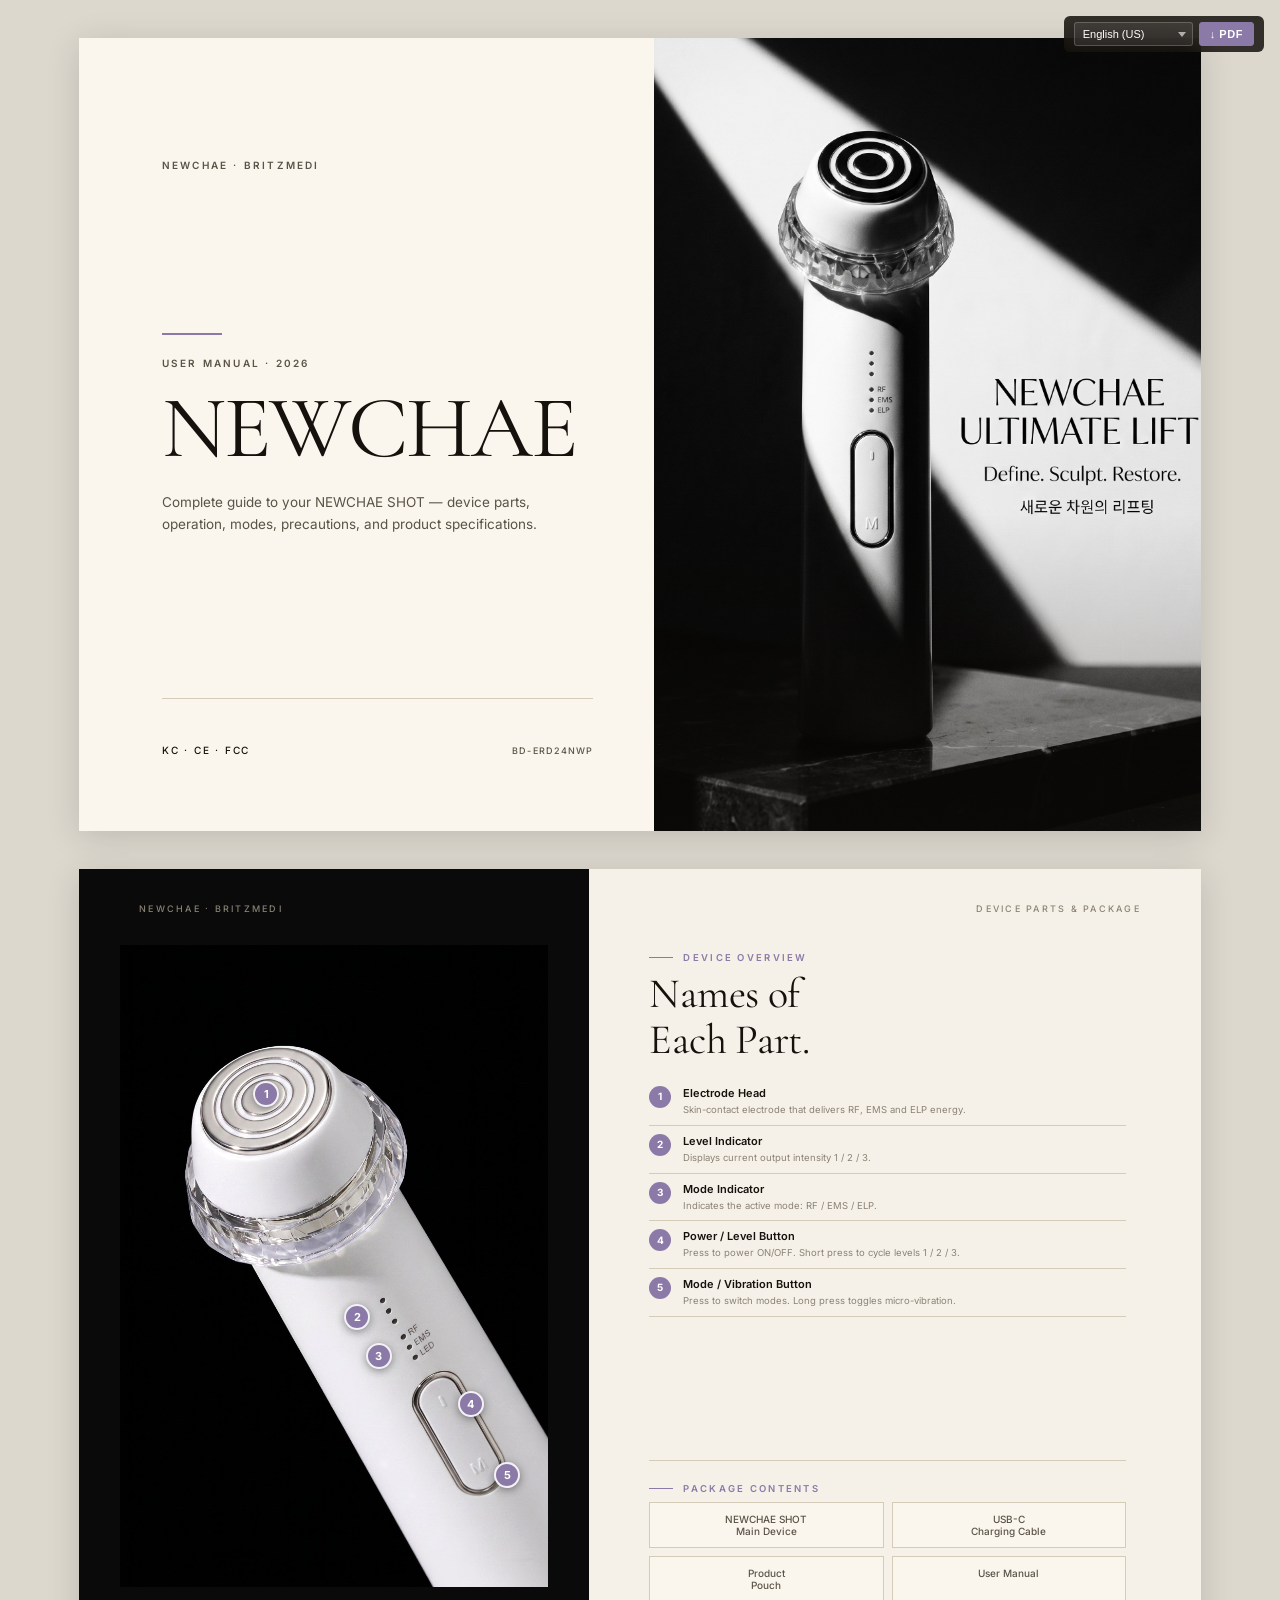
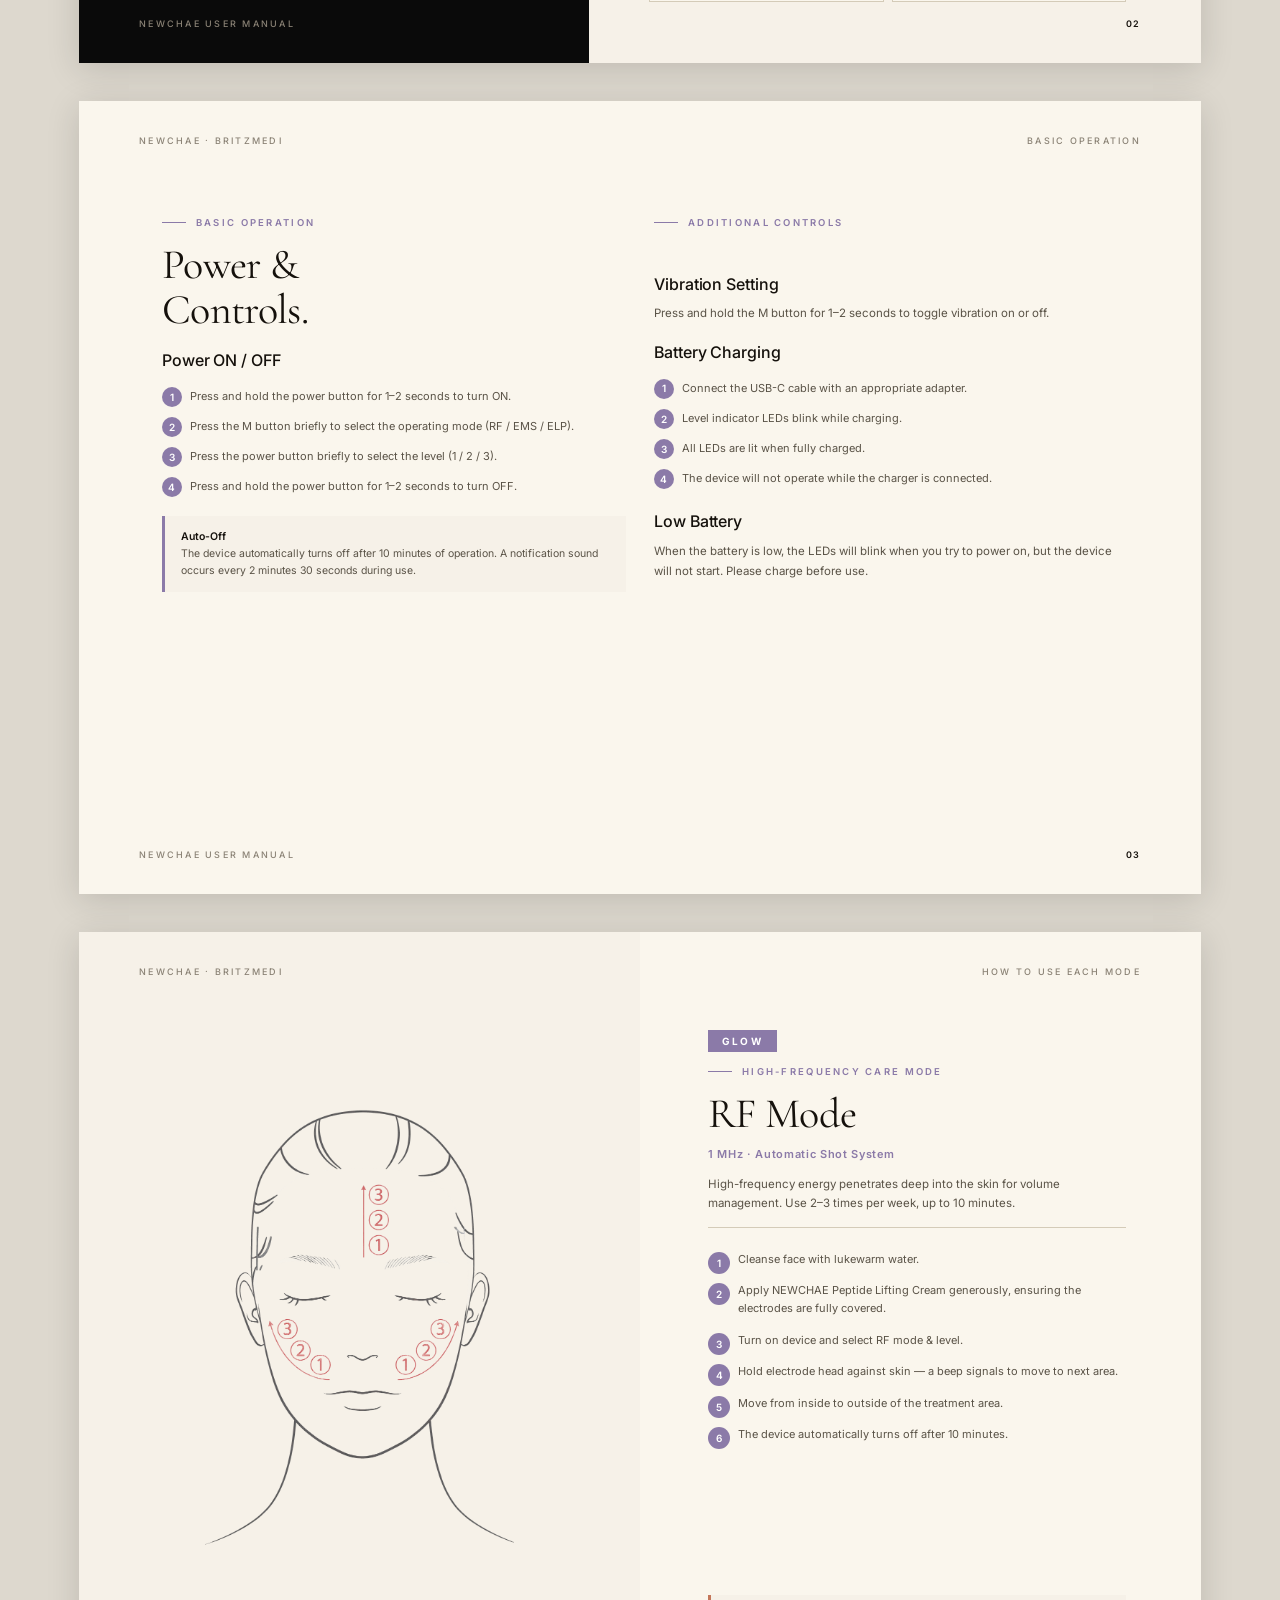
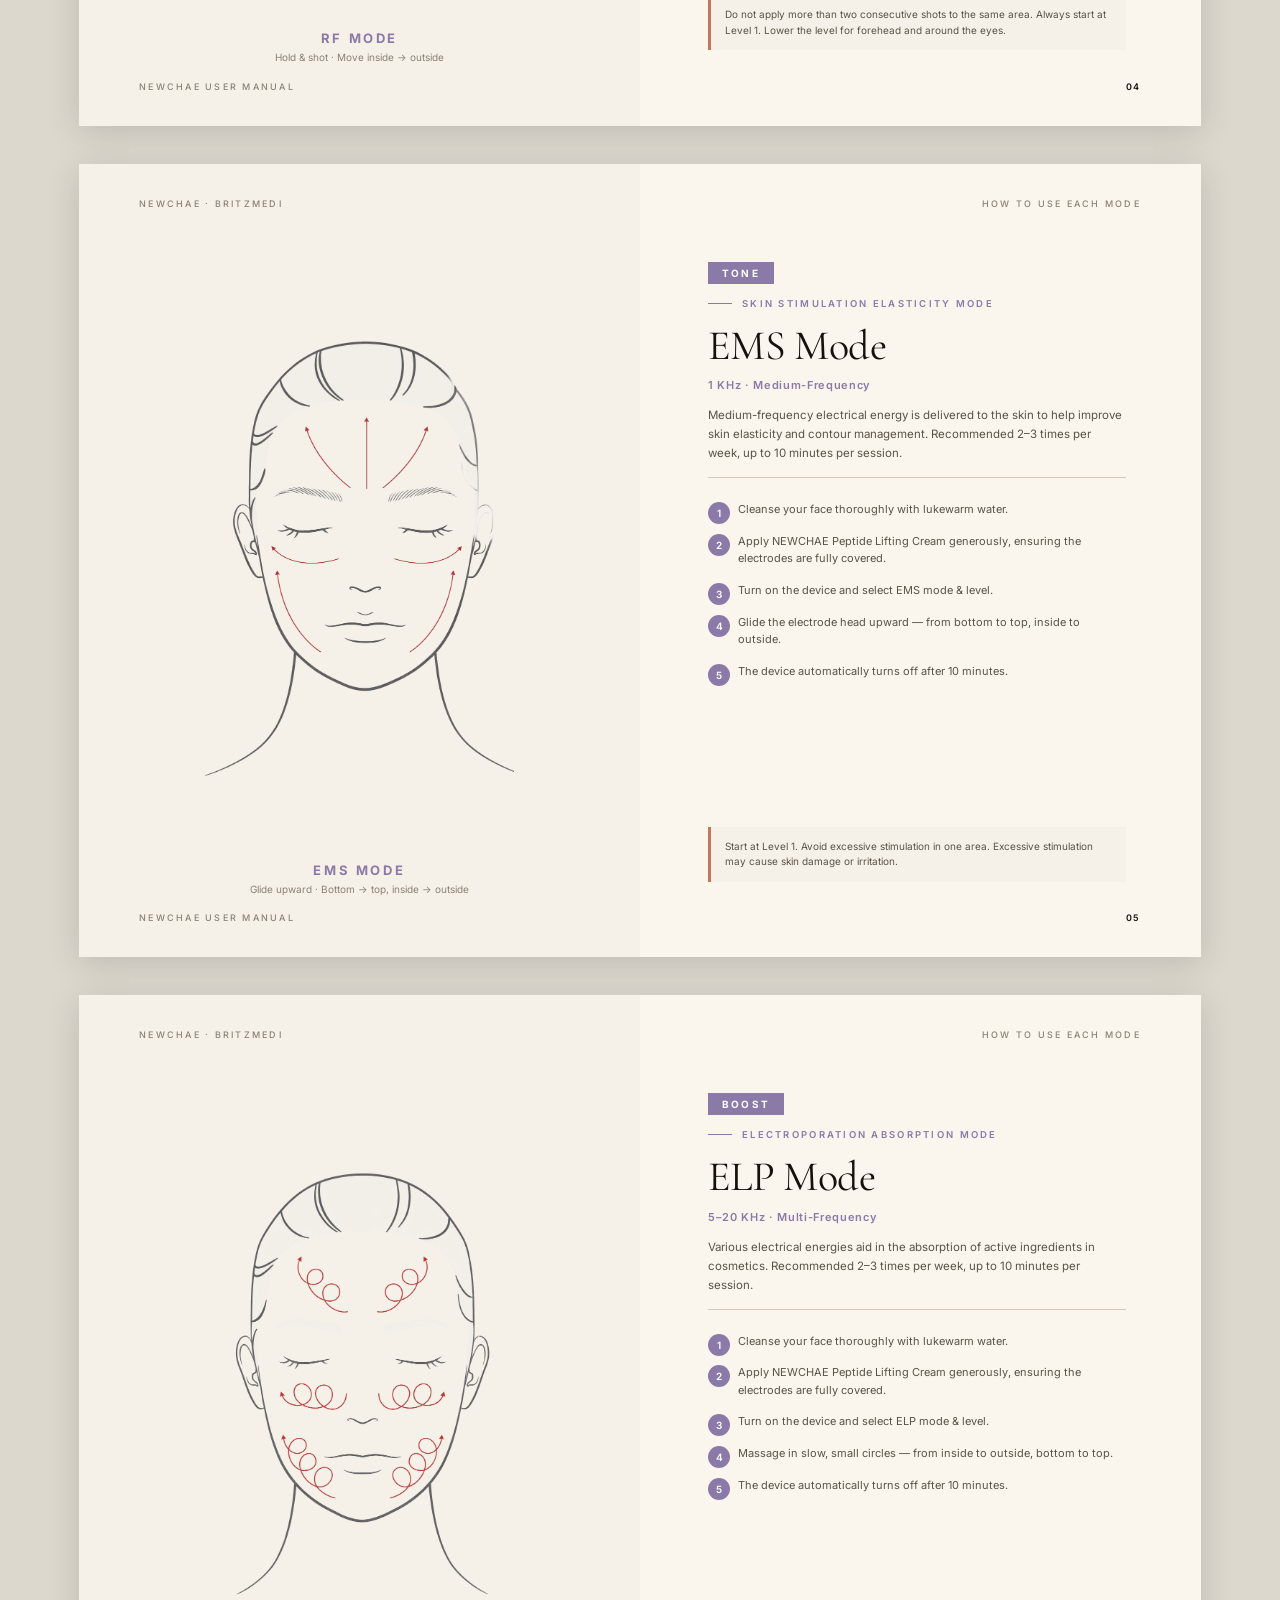
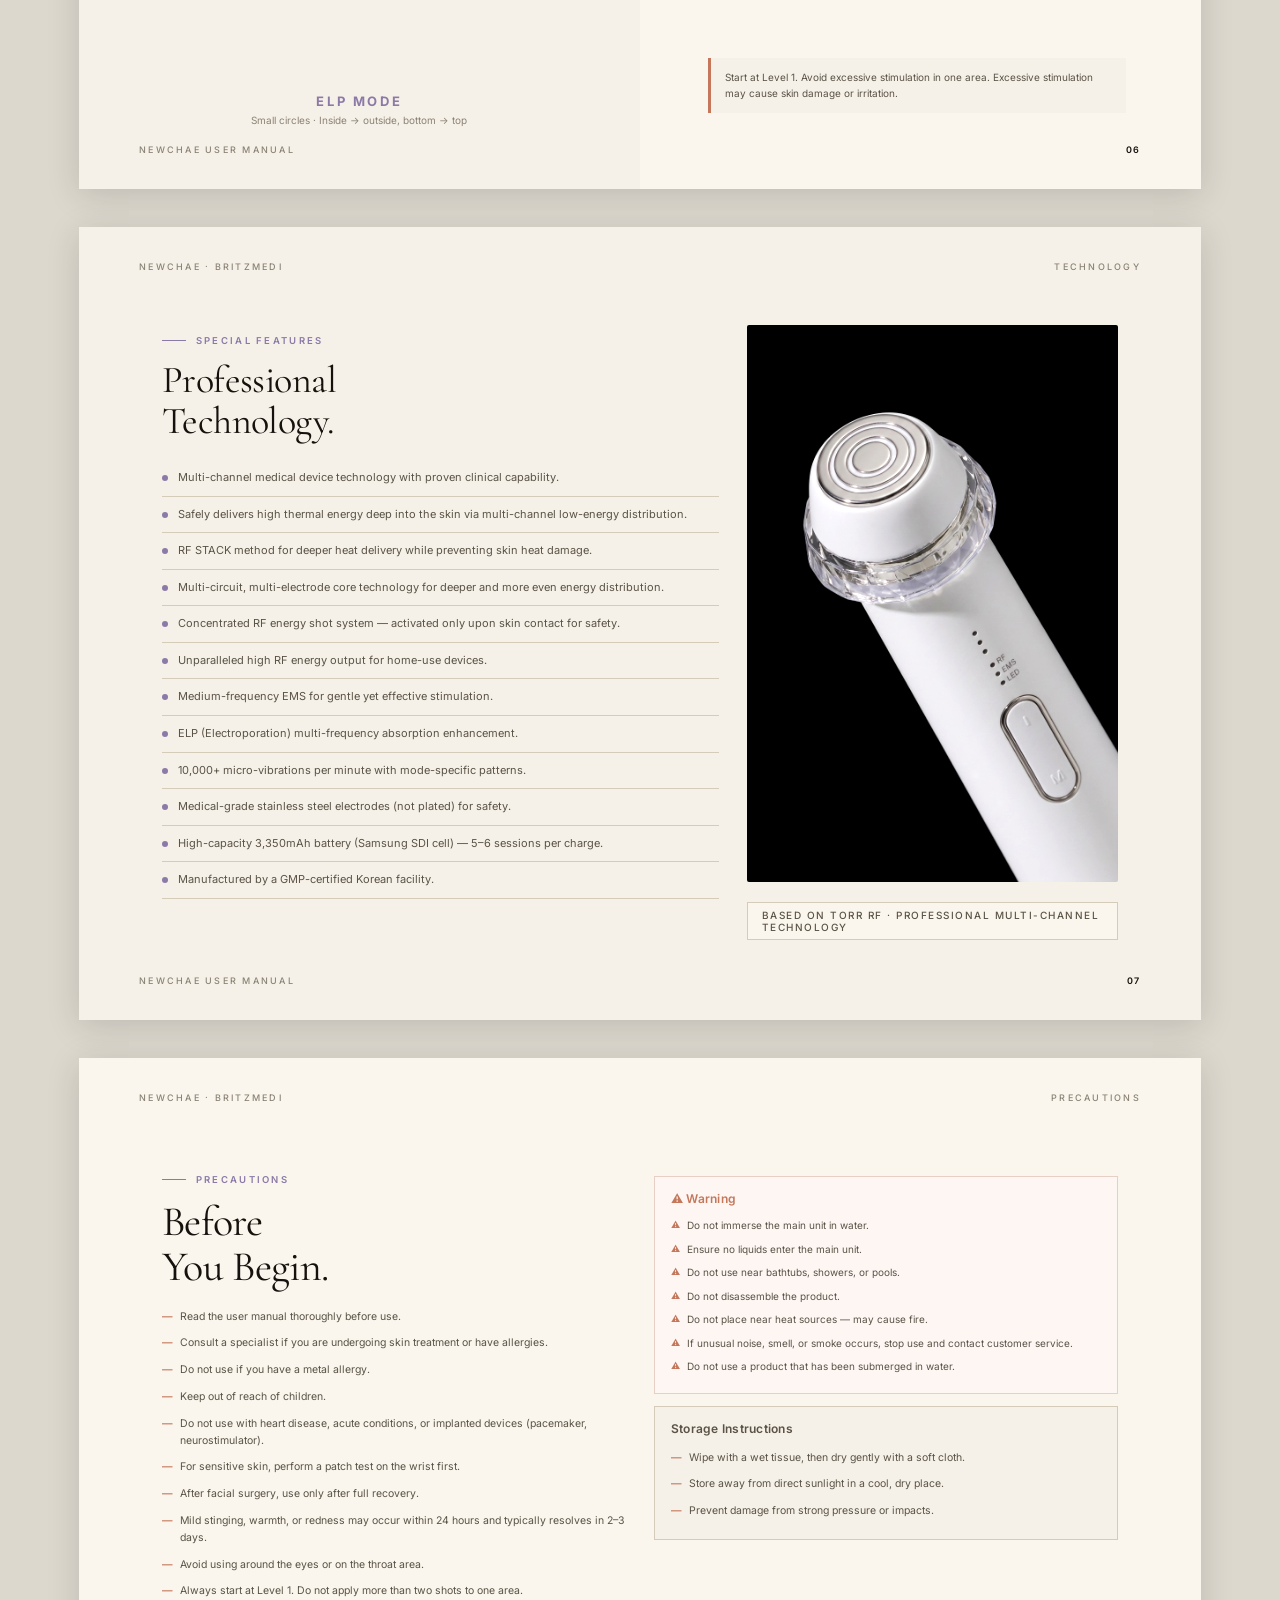
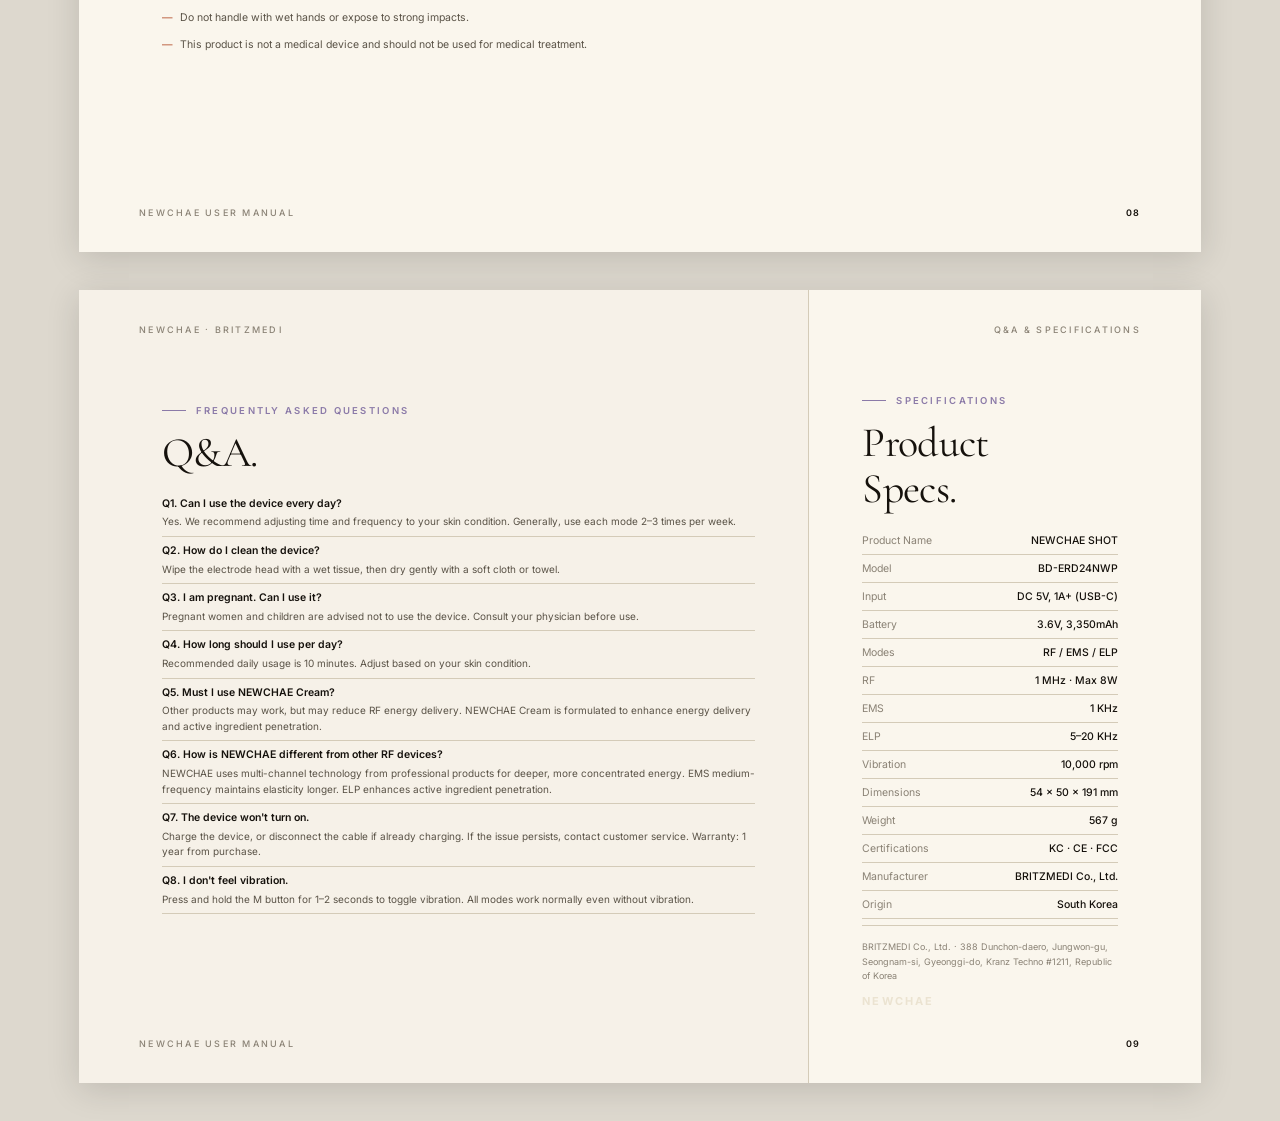
<file: user-manual.html>
<!DOCTYPE html>
<html lang="en">
<head>
<meta charset="UTF-8">
<meta name="viewport" content="width=device-width, initial-scale=1.0">
<title>NEWCHAE — User Manual</title>
<meta name="description" content="NEWCHAE SHOT user manual. How to use RF, EMS, and ELP modes. Multilingual: EN, KO, JA, TH, VI.">
<link href="https://fonts.googleapis.com/css2?family=Cormorant+Garamond:ital,wght@0,300;0,400;0,500;0,600;1,300;1,400&family=Inter:wght@300;400;500;600;700;800&family=Noto+Sans+JP:wght@300;400;500;600&family=Noto+Sans+KR:wght@300;400;500;600&family=Noto+Sans+Thai:wght@300;400;500;600&family=Noto+Serif+JP:wght@300;400;500;600&family=Noto+Serif+KR:wght@300;400;500;600&family=Noto+Serif+Thai:wght@300;400;500;600&display=swap" rel="stylesheet">
<style>
  :root {
    --ivory: #f6f1e8;
    --cream: #faf6ed;
    --sand: #ebe3d1;
    --ink: #15110c;
    --graphite: #5a5347;
    --mute: #8a8275;
    --lilac: #8b7aa8;
    --rose: #c9a8a0;
    --line: #d4cbb8;
    --dark: #1a1610;
    --warn: #c4775a;
  }
  * { box-sizing: border-box; margin: 0; padding: 0; }
  html, body {
    background: #ddd8ce;
    font-family: 'Inter', -apple-system, 'Noto Sans KR', sans-serif;
    color: var(--ink);
    -webkit-font-smoothing: antialiased;
    font-feature-settings: "kern" 1, "liga" 1;
  }
  :lang(ko) body { font-family: 'Noto Sans KR', 'Inter', sans-serif; }
  :lang(ja) body { font-family: 'Noto Sans JP', 'Inter', sans-serif; }
  :lang(th) body { font-family: 'Noto Sans Thai', 'Inter', sans-serif; }

  .page {
    width: 297mm; height: 210mm;
    margin: 10mm auto;
    background: var(--cream);
    box-shadow: 0 6px 32px rgba(0,0,0,0.14);
    position: relative; overflow: hidden;
    page-break-after: always;
    display: grid;
  }
  .page:last-child { page-break-after: auto; }

  .frame-top, .frame-bot {
    position: absolute; left: 16mm; right: 16mm;
    display: flex; justify-content: space-between; align-items: center;
    font-family: 'Inter', sans-serif;
    font-size: 9px; letter-spacing: 0.25em; text-transform: uppercase;
    color: var(--mute); font-weight: 500;
    z-index: 10;
  }
  .frame-top { top: 9mm; }
  .frame-bot { bottom: 9mm; }
  .frame-bot .num { color: var(--ink); font-weight: 600; letter-spacing: 0.15em; }

  .serif { font-family: 'Cormorant Garamond', 'Noto Serif KR', serif; }
  :lang(ko) .serif { font-family: 'Noto Serif KR', 'Cormorant Garamond', serif; font-weight: 400; }
  :lang(ja) .serif { font-family: 'Noto Serif JP', 'Cormorant Garamond', serif; font-weight: 400; }
  :lang(th) .serif { font-family: 'Noto Serif Thai', 'Cormorant Garamond', serif; font-weight: 400; }

  h1, h2, h3, h4 { font-weight: 400; letter-spacing: -0.015em; color: var(--ink); }
  .display {
    font-family: 'Cormorant Garamond', 'Noto Serif KR', serif;
    font-size: 88px; line-height: 0.95; font-weight: 400;
    letter-spacing: -0.02em;
  }
  :lang(ko) .display { font-family: 'Noto Serif KR', serif; font-size: 68px; font-weight: 300; line-height: 1.05; }

  h2 {
    font-family: 'Cormorant Garamond', 'Noto Serif KR', serif;
    font-size: 42px; line-height: 1.08; font-weight: 400;
  }
  :lang(ko) h2 { font-family: 'Noto Serif KR', serif; font-size: 34px; font-weight: 400; }
  :lang(ja) h2 { font-family: 'Noto Serif JP', serif; font-size: 34px; font-weight: 400; }

  h3 { font-size: 16px; line-height: 1.3; font-weight: 500; letter-spacing: -0.005em; }
  h4 { font-size: 12px; line-height: 1.3; font-weight: 600; letter-spacing: 0.02em; }

  p { font-size: 11.5px; line-height: 1.7; color: var(--graphite); font-weight: 400; }
  .lead { font-size: 14px; line-height: 1.55; color: var(--ink); font-weight: 400; }

  .eyebrow {
    font-family: 'Inter', sans-serif;
    font-size: 9.5px; font-weight: 600;
    letter-spacing: 0.24em; text-transform: uppercase;
    color: var(--lilac); margin-bottom: 14px;
    display: inline-flex; align-items: center; gap: 10px;
  }
  .eyebrow::before { content: ''; width: 24px; height: 1px; background: var(--lilac); }
  strong { color: var(--ink); font-weight: 600; }

  /* ============ PAGE 1 — COVER ============ */
  .cover {
    grid-template-columns: 1.05fr 1fr;
    background: var(--cream);
  }
  .cover-left {
    padding: 32mm 16mm 20mm 22mm;
    display: flex; flex-direction: column; justify-content: space-between;
    position: relative; z-index: 2;
  }
  .cover-left .house {
    display: flex; align-items: center; gap: 14px;
    font-family: 'Inter', sans-serif;
    font-size: 10px; font-weight: 600;
    letter-spacing: 0.22em; color: var(--graphite);
  }
  .cover-title { margin-top: 0; }
  .cover-title .line { width: 60px; height: 2px; background: var(--lilac); margin-bottom: 22px; }
  .cover-title .kicker {
    font-family: 'Inter', sans-serif;
    font-size: 10px; font-weight: 600;
    letter-spacing: 0.22em; text-transform: uppercase;
    color: var(--graphite); margin-bottom: 18px;
  }
  .cover-title .sub {
    font-size: 13.5px; color: var(--graphite);
    max-width: 110mm; margin-top: 22px; line-height: 1.6;
  }
  .cover-left .meta {
    display: flex; justify-content: space-between; align-items: flex-end;
    padding-top: 12mm; border-top: 1px solid var(--line);
  }
  .cover-left .meta .cert {
    font-family: 'Inter', sans-serif;
    font-size: 10px; font-weight: 500;
    letter-spacing: 0.18em; color: var(--ink);
  }
  .cover-left .meta .model {
    font-family: 'Inter', sans-serif;
    font-size: 9px; font-weight: 500;
    letter-spacing: 0.12em; color: var(--graphite);
    text-transform: uppercase;
  }
  .cover-right {
    background: linear-gradient(135deg, #e8dfc9 0%, #d4c6a8 100%);
    position: relative; overflow: hidden;
  }
  .cover-right img {
    position: absolute; inset: 0;
    width: 100%; height: 100%; object-fit: cover;
    mix-blend-mode: multiply;
    filter: contrast(1.05) saturate(0.9);
  }
  .cover-right::after {
    content: ''; position: absolute; inset: 0;
    background: linear-gradient(180deg, rgba(0,0,0,0) 60%, rgba(26,22,16,0.35) 100%);
  }

  /* ============ PAGE 2 — PARTS & CONTENTS ============ */
  .parts-page {
    grid-template-columns: 1fr 1.2fr;
    background: var(--ivory);
  }
  .parts-left {
    overflow: hidden;
    background: #0a0a0a;
    display: flex; align-items: center; justify-content: center;
    padding: 14mm 8mm;
  }
  .device-diagram {
    position: relative; display: inline-block;
  }
  .device-diagram .device-photo {
    display: block; max-height: 170mm; width: auto;
    filter: brightness(1.05);
  }
  .marker {
    position: absolute; z-index: 2;
    transform: translate(-50%, -50%);
  }
  .marker .num-circle {
    width: 26px; height: 26px;
    border-radius: 50%; border: 2px solid rgba(255,255,255,0.9);
    background: var(--lilac);
    display: flex; align-items: center; justify-content: center;
    font-size: 11px; font-weight: 700; color: #fff;
    font-family: 'Inter', sans-serif;
    box-shadow: 0 2px 8px rgba(0,0,0,0.4);
  }
  .marker-1 { top: 23.2%; left: 34.2%; }
  .marker-2 { top: 58.0%; left: 55.5%; }
  .marker-3 { top: 64.0%; left: 60.5%; }
  .marker-4 { top: 71.5%; left: 82.0%; }
  .marker-5 { top: 82.5%; left: 90.5%; }
  .parts-right {
    padding: 22mm 20mm 16mm 16mm;
    display: flex; flex-direction: column;
  }
  .parts-right .eyebrow { margin-bottom: 8px; }
  .parts-right h2 { margin-bottom: 16px; }
  .part-list {
    list-style: none; padding: 0; margin: 0;
  }
  .part-list li {
    display: flex; align-items: flex-start; gap: 12px;
    padding: 7px 0;
    border-bottom: 1px solid var(--line);
    font-size: 10.5px; color: var(--graphite); line-height: 1.55;
  }
  .part-list .num-circle {
    flex-shrink: 0; width: 22px; height: 22px;
    border-radius: 50%; background: var(--lilac);
    display: flex; align-items: center; justify-content: center;
    font-size: 10px; font-weight: 700; color: #fff;
    margin-top: 1px;
    font-family: 'Inter', sans-serif;
  }
  .part-name {
    font-weight: 600; color: var(--ink);
    display: block; font-size: 11px;
  }
  .part-desc {
    display: block; color: var(--mute); font-size: 9.5px; margin-top: 1px;
  }
  .pkg-section { margin-top: auto; padding-top: 12px; border-top: 1.5px solid var(--line); }
  .pkg-title { margin-bottom: 10px; }
  .pkg-grid {
    display: grid; grid-template-columns: 1fr 1fr;
    gap: 8px;
  }
  .pkg-item {
    background: var(--cream);
    border: 1px solid var(--line);
    padding: 10px 12px;
    font-size: 10px; font-weight: 500; color: var(--graphite);
    text-align: center;
  }

  /* ============ PAGE 3 — BASIC OPERATION ============ */
  .operation-page {
    grid-template-columns: 1fr;
    background: var(--cream);
  }
  .operation-inner {
    padding: 28mm 22mm 20mm 22mm;
    display: grid;
    grid-template-columns: 1fr 1fr;
    gap: 28px;
  }
  .op-block { }
  .op-block h3 { margin-bottom: 10px; }
  .op-block p { margin-bottom: 8px; }
  .op-steps {
    list-style: none; padding: 0; margin-top: 10px; counter-reset: step;
  }
  .op-steps li {
    position: relative; padding: 6px 0 6px 28px;
    font-size: 11px; line-height: 1.65; color: var(--graphite);
    counter-increment: step;
  }
  .op-steps li::before {
    content: counter(step);
    position: absolute; left: 0; top: 6px;
    width: 20px; height: 20px; border-radius: 50%;
    background: var(--lilac); color: #fff;
    font-size: 10px; font-weight: 600;
    display: flex; align-items: center; justify-content: center;
  }
  .op-info {
    background: var(--ivory);
    padding: 12px 16px; margin-top: 8px;
    font-size: 10.5px; color: var(--graphite); line-height: 1.65;
    border-left: 3px solid var(--lilac);
  }
  .op-info strong { font-size: 10.5px; }

  /* ============ PAGE 4 — HOW TO USE MODES ============ */
  .modes-page {
    grid-template-columns: 1fr;
    background: var(--ivory);
  }
  .modes-inner {
    padding: 28mm 22mm 20mm 22mm;
    display: grid;
    grid-template-columns: 1fr 1fr 1fr;
    gap: 20px;
  }
  .mode-block {
    background: var(--cream);
    border: 1px solid var(--line);
    padding: 18px 16px;
    display: flex; flex-direction: column;
  }
  .mode-tag {
    display: inline-block;
    padding: 4px 10px; margin-bottom: 10px;
    font-size: 9px; font-weight: 700;
    letter-spacing: 0.2em; text-transform: uppercase;
    color: #fff; background: var(--lilac);
    align-self: flex-start;
  }
  .mode-block h3 { margin-bottom: 6px; font-size: 15px; }
  .mode-block .mode-desc {
    font-size: 10.5px; color: var(--graphite); line-height: 1.6;
    margin-bottom: 10px; padding-bottom: 10px;
    border-bottom: 1px solid var(--line);
  }
  .mode-block .mode-freq {
    font-size: 10px; font-weight: 600; color: var(--lilac);
    letter-spacing: 0.05em; margin-bottom: 8px;
  }
  .mode-steps {
    list-style: none; padding: 0; counter-reset: ms;
  }
  .mode-steps li {
    padding: 4px 0 4px 22px; position: relative;
    font-size: 10px; line-height: 1.55; color: var(--graphite);
    counter-increment: ms;
  }
  .mode-steps li::before {
    content: counter(ms);
    position: absolute; left: 0; top: 5px;
    width: 16px; height: 16px; border-radius: 50%;
    background: var(--sand); color: var(--ink);
    font-size: 9px; font-weight: 600;
    display: flex; align-items: center; justify-content: center;
  }
  .mode-tip {
    margin-top: auto; padding-top: 8px;
    font-size: 9.5px; color: var(--mute); line-height: 1.55;
    border-top: 1px solid var(--line);
  }

  /* ============ PAGE 4/5/6 — HOW TO USE (ILLUSTRATION) ============ */
  .howto-page {
    grid-template-columns: 1fr 1fr;
    background: var(--cream);
  }
  .howto-visual {
    position: relative; overflow: hidden;
    background: var(--ivory);
    display: flex; flex-direction: column;
    align-items: center; justify-content: center;
    padding: 24mm 12mm 16mm;
  }
  .howto-visual .illust-svg {
    flex: 1; display: flex; align-items: center; justify-content: center;
  }
  .howto-visual .illust-svg img {
    max-height: 120mm; max-width: 100%; object-fit: contain;
  }
  .howto-visual .illust-label {
    margin-top: 12px; text-align: center;
  }
  .howto-visual .illust-mode {
    font-family: 'Inter', sans-serif;
    font-size: 13px; font-weight: 700; letter-spacing: 0.2em;
    text-transform: uppercase; color: var(--lilac);
  }
  .howto-visual .illust-direction {
    font-size: 10px; color: var(--mute); margin-top: 4px; line-height: 1.5;
  }
  .howto-content {
    padding: 26mm 20mm 20mm 18mm;
    display: flex; flex-direction: column;
  }
  .howto-content .mode-tag {
    display: inline-block;
    padding: 5px 14px; margin-bottom: 14px;
    font-size: 10px; font-weight: 700;
    letter-spacing: 0.22em; text-transform: uppercase;
    color: #fff; background: var(--lilac);
    align-self: flex-start;
  }
  .howto-content h2 { margin-bottom: 10px; }
  .howto-content .mode-freq {
    font-size: 11px; font-weight: 600; color: var(--lilac);
    letter-spacing: 0.06em; margin-bottom: 14px;
  }
  .howto-content .mode-desc-full {
    font-size: 11.5px; color: var(--graphite); line-height: 1.65;
    margin-bottom: 16px; padding-bottom: 14px;
    border-bottom: 1px solid var(--line);
  }
  .howto-content .step-grid {
    list-style: none; padding: 0; counter-reset: hs;
  }
  .howto-content .step-grid li {
    position: relative; padding: 7px 0 7px 30px;
    font-size: 11px; line-height: 1.6; color: var(--graphite);
    counter-increment: hs;
  }
  .howto-content .step-grid li::before {
    content: counter(hs);
    position: absolute; left: 0; top: 8px;
    width: 22px; height: 22px; border-radius: 50%;
    background: var(--lilac); color: #fff;
    font-size: 10px; font-weight: 600;
    display: flex; align-items: center; justify-content: center;
  }
  .howto-content .howto-tip {
    margin-top: auto; padding: 12px 14px;
    background: var(--ivory);
    border-left: 3px solid var(--warn);
    font-size: 10px; color: var(--graphite); line-height: 1.55;
  }

  /* ============ PAGE 7 — TECH FEATURE ============ */
  .tech-page {
    grid-template-columns: 1fr;
    background: var(--ivory);
  }
  .tech-inner {
    padding: 26mm 22mm 20mm 22mm;
    display: grid;
    grid-template-columns: 1.2fr 0.8fr;
    gap: 28px;
    align-items: start;
  }
  .tech-left {}
  .tech-left h2 { margin-bottom: 18px; font-size: 38px; }
  .tech-features {
    list-style: none; padding: 0;
  }
  .tech-features li {
    padding: 9px 0;
    border-bottom: 1px solid var(--line);
    font-size: 11px; line-height: 1.6;
    color: var(--graphite);
    display: flex; align-items: flex-start; gap: 10px;
  }
  .tech-features .feat-icon {
    flex-shrink: 0; width: 6px; height: 6px;
    border-radius: 50%; background: var(--lilac);
    margin-top: 6px;
  }
  .tech-right {
    position: relative;
  }
  .tech-right img {
    width: 100%; border-radius: 2px;
    filter: brightness(1.05) contrast(1.05);
  }
  .tech-badge {
    display: inline-block;
    padding: 6px 14px; margin-top: 16px;
    background: var(--cream);
    border: 1px solid var(--line);
    font-size: 10px; font-weight: 500;
    letter-spacing: 0.15em; text-transform: uppercase;
    color: var(--graphite);
  }

  /* ============ PAGE 8 — PRECAUTIONS ============ */
  .caution-page {
    grid-template-columns: 1fr;
    background: var(--cream);
  }
  .caution-inner {
    padding: 28mm 22mm 20mm 22mm;
    display: grid;
    grid-template-columns: 1fr 1fr;
    gap: 28px;
  }
  .caution-col {}
  .caution-col h3 { margin-bottom: 12px; }
  .caution-list {
    list-style: none; padding: 0;
  }
  .caution-list li {
    padding: 5px 0 5px 18px; position: relative;
    font-size: 10.5px; line-height: 1.6; color: var(--graphite);
  }
  .caution-list li::before {
    content: '—';
    position: absolute; left: 0; color: var(--warn);
    font-weight: 600;
  }
  .warn-box {
    background: #fdf6f3;
    border: 1px solid #e8cfc6;
    padding: 14px 16px; margin-top: 12px;
  }
  .warn-box h4 { color: var(--warn); margin-bottom: 8px; }
  .warn-list {
    list-style: none; padding: 0;
  }
  .warn-list li {
    padding: 4px 0 4px 16px; position: relative;
    font-size: 10px; line-height: 1.55; color: var(--graphite);
  }
  .warn-list li::before {
    content: '⚠'; position: absolute; left: 0;
    font-size: 9px; color: var(--warn);
  }
  .storage-box {
    background: var(--ivory);
    border: 1px solid var(--line);
    padding: 14px 16px; margin-top: 12px;
  }
  .storage-box h4 { margin-bottom: 8px; color: var(--graphite); }

  /* ============ PAGE 6 — Q&A + SPECS ============ */
  .qa-page {
    grid-template-columns: 1.3fr 0.7fr;
    background: var(--ivory);
  }
  .qa-left {
    padding: 28mm 14mm 20mm 22mm;
    overflow: hidden;
  }
  .qa-left h2 { margin-bottom: 14px; }
  .qa-item {
    padding: 6px 0;
    border-bottom: 1px solid var(--line);
  }
  .qa-item .q {
    font-size: 10.5px; font-weight: 600; color: var(--ink);
    line-height: 1.5; margin-bottom: 3px;
  }
  .qa-item .a {
    font-size: 10px; color: var(--graphite);
    line-height: 1.55;
  }
  .qa-right {
    padding: 28mm 22mm 20mm 14mm;
    background: var(--cream);
    border-left: 1px solid var(--line);
    display: flex; flex-direction: column;
  }
  .qa-right h2 { margin-bottom: 16px; }
  .spec-row {
    display: flex; justify-content: space-between;
    padding: 7px 0;
    border-bottom: 1px solid var(--line);
    font-size: 10.5px;
  }
  .spec-row .label { color: var(--mute); }
  .spec-row .val { color: var(--ink); font-weight: 500; text-align: right; }
  .spec-footer {
    margin-top: auto;
    padding-top: 14px;
    border-top: 1px solid var(--line);
  }
  .spec-footer p { color: var(--mute); font-size: 9px; line-height: 1.6; }
  .spec-footer .logo-foot {
    font-family: 'Inter', sans-serif;
    font-size: 11px; font-weight: 700;
    letter-spacing: 0.2em; color: var(--sand);
    margin-top: 10px;
  }

  /* ============ CONTROLS ============ */
  #controls {
    position: fixed; top: 16px; right: 16px;
    display: flex; gap: 6px; z-index: 9999;
    background: rgba(21,17,12,0.85); backdrop-filter: blur(12px);
    padding: 6px 10px; border-radius: 6px;
  }
  #controls select {
    background: rgba(255,255,255,0.08); border: 1px solid rgba(255,255,255,0.2);
    color: #fff; padding: 5px 8px; font-size: 11px; font-weight: 500;
    cursor: pointer; border-radius: 3px; outline: none;
    -webkit-appearance: none; appearance: none;
    background-image: url("data:image/svg+xml,%3Csvg xmlns='http://www.w3.org/2000/svg' width='8' height='5'%3E%3Cpath d='M0 0l4 5 4-5z' fill='rgba(255,255,255,0.6)'/%3E%3C/svg%3E");
    background-repeat: no-repeat; background-position: right 6px center;
    padding-right: 20px;
  }
  #controls select option { background: #1a1a1a; color: #fff; }
  #controls button.dl {
    background: var(--lilac); border-color: var(--lilac);
    color: #fff; font-weight: 600; letter-spacing: 0.05em;
    border: 1px solid var(--lilac); padding: 5px 10px;
    font-size: 11px; cursor: pointer; border-radius: 3px;
  }

  @media print {
    body { background: white; }
    #controls { display: none !important; }
    .page {
      margin: 0; box-shadow: none;
      width: 297mm; height: 210mm;
    }
  }
  @page { size: A4 landscape; margin: 0; }
</style>
</head>
<body>

<div id="controls">
  <select id="lang-select" onchange="setLang(this.value)">
    <option value="en">English (US)</option>
    <option value="en_gb">English (UK)</option>
    <option value="ko">한국어</option>
    <option value="ru">Русский</option>
    <option value="fr">Français</option>
    <option value="ja">日本語</option>
    <option value="zh">中文</option>
    <option value="th">ภาษาไทย</option>
    <option value="vi">Tiếng Việt</option>
    <option value="id">Bahasa Indonesia</option>
    <option value="es">Español (MX)</option>
    <option value="pt">Português (BR)</option>
  </select>
  <button class="dl" onclick="window.print()">↓ PDF</button>
</div>

<!-- ========== PAGE 1 — COVER ========== -->
<section class="page cover">
  <div class="cover-left">
    <div class="house" data-i18n="frame.brand">NEWCHAE · BRITZMEDI</div>
    <div class="cover-title">
      <div class="line"></div>
      <div class="kicker" data-i18n="cover.kicker">User Manual · 2026</div>
      <h1 class="display">NEWCHAE</h1>
      <p class="sub" data-i18n="cover.sub">Complete guide to your NEWCHAE SHOT — device parts, operation, modes, precautions, and product specifications.</p>
    </div>
    <div class="meta">
      <div class="cert">KC · CE · FCC</div>
      <div class="model">BD-ERD24NWP</div>
    </div>
  </div>
  <div class="cover-right">
    <img src="images/newchea black and white.png" alt="NEWCHAE SHOT" style="mix-blend-mode: normal; filter: none;">
  </div>
</section>

<!-- ========== PAGE 2 — PARTS & PACKAGE ========== -->
<section class="page parts-page">
  <div class="frame-top"><span data-i18n="frame.brand">NEWCHAE · BRITZMEDI</span><span data-i18n="nav.parts">Device Parts & Package</span></div>
  <div class="parts-left">
    <div class="device-diagram">
      <img class="device-photo" src="images/newchae-parts-diagram.jpg" alt="NEWCHAE SHOT Device">
      <div class="marker marker-1"><span class="num-circle">1</span></div>
      <div class="marker marker-2"><span class="num-circle">2</span></div>
      <div class="marker marker-3"><span class="num-circle">3</span></div>
      <div class="marker marker-4"><span class="num-circle">4</span></div>
      <div class="marker marker-5"><span class="num-circle">5</span></div>
    </div>
  </div>
  <div class="parts-right">
    <div class="eyebrow" data-i18n="p2.eyebrow">Device Overview</div>
    <h2 data-i18n="p2.h2">Names of<br>Each Part.</h2>
    <ol class="part-list">
      <li><span class="num-circle">1</span><span><span class="part-name" data-i18n="p2.part1_name">Electrode Head</span><span class="part-desc" data-i18n="p2.part1_desc">Skin-contact electrode that delivers RF, EMS and ELP energy.</span></span></li>
      <li><span class="num-circle">2</span><span><span class="part-name" data-i18n="p2.part2_name">Level Indicator</span><span class="part-desc" data-i18n="p2.part2_desc">Displays current output intensity 1 / 2 / 3.</span></span></li>
      <li><span class="num-circle">3</span><span><span class="part-name" data-i18n="p2.part3_name">Mode Indicator</span><span class="part-desc" data-i18n="p2.part3_desc">Indicates the active mode: RF / EMS / ELP.</span></span></li>
      <li><span class="num-circle">4</span><span><span class="part-name" data-i18n="p2.part4_name">Power / Level Button</span><span class="part-desc" data-i18n="p2.part4_desc">Press to power ON/OFF. Short press to cycle levels 1 / 2 / 3.</span></span></li>
      <li><span class="num-circle">5</span><span><span class="part-name" data-i18n="p2.part5_name">Mode / Vibration Button</span><span class="part-desc" data-i18n="p2.part5_desc">Press to switch modes. Long press toggles micro-vibration.</span></span></li>
    </ol>
    <div class="pkg-section">
      <div class="eyebrow pkg-title" data-i18n="p2.pkg_eyebrow">Package Contents</div>
      <div class="pkg-grid">
        <div class="pkg-item" data-i18n="p2.pkg1">NEWCHAE SHOT<br>Main Device</div>
        <div class="pkg-item" data-i18n="p2.pkg2">USB-C<br>Charging Cable</div>
        <div class="pkg-item" data-i18n="p2.pkg3">Product<br>Pouch</div>
        <div class="pkg-item" data-i18n="p2.pkg4">User Manual</div>
      </div>
    </div>
  </div>
  <div class="frame-bot"><span>NEWCHAE User Manual</span><span class="num">02</span></div>
</section>

<!-- ========== PAGE 3 — BASIC OPERATION ========== -->
<section class="page operation-page">
  <div class="frame-top"><span data-i18n="frame.brand">NEWCHAE · BRITZMEDI</span><span data-i18n="nav.operation">Basic Operation</span></div>
  <div class="operation-inner">
    <div class="op-block">
      <div class="eyebrow" data-i18n="p3.eyebrow">Basic Operation</div>
      <h2 data-i18n="p3.h2">Power &amp;<br>Controls.</h2>
      <h3 data-i18n="p3.power_h" style="margin-top: 18px;">Power ON / OFF</h3>
      <ol class="op-steps">
        <li data-i18n="p3.on">Press and hold the power button for 1–2 seconds to turn ON.</li>
        <li data-i18n="p3.mode">Press the M button briefly to select the operating mode (RF / EMS / ELP).</li>
        <li data-i18n="p3.level">Press the power button briefly to select the level (1 / 2 / 3).</li>
        <li data-i18n="p3.off">Press and hold the power button for 1–2 seconds to turn OFF.</li>
      </ol>
      <div class="op-info" style="margin-top: 14px;">
        <strong data-i18n="p3.auto_off_h">Auto-Off</strong><br>
        <span data-i18n="p3.auto_off">The device automatically turns off after 10 minutes of operation. A notification sound occurs every 2 minutes 30 seconds during use.</span>
      </div>
    </div>
    <div class="op-block">
      <div class="eyebrow" data-i18n="p3.eyebrow2">Additional Controls</div>
      <h3 data-i18n="p3.vib_h" style="margin-top: 32px;">Vibration Setting</h3>
      <p data-i18n="p3.vib_p">Press and hold the M button for 1–2 seconds to toggle vibration on or off.</p>

      <h3 data-i18n="p3.charge_h" style="margin-top: 18px;">Battery Charging</h3>
      <ol class="op-steps">
        <li data-i18n="p3.charge1">Connect the USB-C cable with an appropriate adapter.</li>
        <li data-i18n="p3.charge2">Level indicator LEDs blink while charging.</li>
        <li data-i18n="p3.charge3">All LEDs are lit when fully charged.</li>
        <li data-i18n="p3.charge4">The device will not operate while the charger is connected.</li>
      </ol>

      <h3 data-i18n="p3.low_h" style="margin-top: 18px;">Low Battery</h3>
      <p data-i18n="p3.low_p">When the battery is low, the LEDs will blink when you try to power on, but the device will not start. Please charge before use.</p>
    </div>
  </div>
  <div class="frame-bot"><span>NEWCHAE User Manual</span><span class="num">03</span></div>
</section>

<!-- ========== PAGE 4 — HOW TO USE RF MODE ========== -->
<section class="page howto-page">
  <div class="frame-top"><span data-i18n="frame.brand">NEWCHAE · BRITZMEDI</span><span data-i18n="nav.modes">How to Use Each Mode</span></div>
  <div class="howto-visual">
    <div class="illust-svg"><img src="images/howto-rf-4x.png" alt="RF Mode face illustration"></div>
    <div class="illust-label">
      <div class="illust-mode">RF Mode</div>
      <div class="illust-direction" data-i18n="p4.rf_direction">Hold & shot · Move inside → outside</div>
    </div>
  </div>
  <div class="howto-content">
    <div class="mode-tag">GLOW</div>
    <div class="eyebrow" data-i18n="p4.rf_eyebrow">High-Frequency Care Mode</div>
    <h2 data-i18n="p4.rf_h">RF Mode</h2>
    <div class="mode-freq">1 MHz · Automatic Shot System</div>
    <p class="mode-desc-full" data-i18n="p4.rf_desc">Delivers multi-channel high-frequency energy deep into the skin to help with volume management. Recommended 2–3 times per week, up to 10 minutes per session.</p>
    <ol class="step-grid">
      <li data-i18n="p4.rf_s1">Cleanse your face thoroughly with lukewarm water.</li>
      <li data-i18n="p4.rf_s2">Apply NEWCHAE Peptide Lifting Cream generously, ensuring the electrodes are fully covered.</li>
      <li data-i18n="p4.rf_s3">Turn on the device and select RF mode &amp; level.</li>
      <li data-i18n="p4.rf_s4">Hold electrode head against skin — a beep signals the shot is complete, move to the next area.</li>
      <li data-i18n="p4.rf_s5">Move the electrode head from inside to outside of the face.</li>
      <li data-i18n="p4.rf_s6">The device automatically turns off after 10 minutes.</li>
    </ol>
    <div class="howto-tip" data-i18n="p4.rf_tip">Do not apply more than two consecutive shots to the same area. Always start at Level 1. Lower the level for forehead and around the eyes.</div>
  </div>
  <div class="frame-bot"><span>NEWCHAE User Manual</span><span class="num">04</span></div>
</section>

<!-- ========== PAGE 5 — HOW TO USE EMS MODE ========== -->
<section class="page howto-page">
  <div class="frame-top"><span data-i18n="frame.brand">NEWCHAE · BRITZMEDI</span><span data-i18n="nav.modes">How to Use Each Mode</span></div>
  <div class="howto-visual">
    <div class="illust-svg"><img src="images/howto-ems-4x.png" alt="EMS Mode face illustration"></div>
    <div class="illust-label">
      <div class="illust-mode">EMS Mode</div>
      <div class="illust-direction" data-i18n="p5b.ems_direction">Glide upward · Bottom → top, inside → outside</div>
    </div>
  </div>
  <div class="howto-content">
    <div class="mode-tag">TONE</div>
    <div class="eyebrow" data-i18n="p5b.ems_eyebrow">Skin Stimulation Elasticity Mode</div>
    <h2 data-i18n="p4.ems_h">EMS Mode</h2>
    <div class="mode-freq">1 KHz · Medium-Frequency</div>
    <p class="mode-desc-full" data-i18n="p4.ems_desc">Medium-frequency electrical energy is delivered to the skin to help improve skin elasticity and contour management. Recommended 2–3 times per week, up to 10 minutes per session.</p>
    <ol class="step-grid">
      <li data-i18n="p4.ems_s1">Cleanse your face thoroughly with lukewarm water.</li>
      <li data-i18n="p4.ems_s2">Apply NEWCHAE Peptide Lifting Cream generously, ensuring the electrodes are fully covered.</li>
      <li data-i18n="p4.ems_s3">Turn on the device and select EMS mode &amp; level.</li>
      <li data-i18n="p4.ems_s4">Glide the electrode head upward — from bottom to top, inside to outside.</li>
      <li data-i18n="p4.ems_s5">The device automatically turns off after 10 minutes.</li>
    </ol>
    <div class="howto-tip" data-i18n="p4.ems_tip">Start at Level 1. Avoid excessive stimulation in one area. Excessive stimulation may cause skin damage or irritation.</div>
  </div>
  <div class="frame-bot"><span>NEWCHAE User Manual</span><span class="num">05</span></div>
</section>

<!-- ========== PAGE 6 — HOW TO USE ELP MODE ========== -->
<section class="page howto-page">
  <div class="frame-top"><span data-i18n="frame.brand">NEWCHAE · BRITZMEDI</span><span data-i18n="nav.modes">How to Use Each Mode</span></div>
  <div class="howto-visual">
    <div class="illust-svg"><img src="images/howto-elp-4x.png" alt="ELP Mode face illustration"></div>
    <div class="illust-label">
      <div class="illust-mode">ELP Mode</div>
      <div class="illust-direction" data-i18n="p6b.elp_direction">Small circles · Inside → outside, bottom → top</div>
    </div>
  </div>
  <div class="howto-content">
    <div class="mode-tag">BOOST</div>
    <div class="eyebrow" data-i18n="p6b.elp_eyebrow">Electroporation Absorption Mode</div>
    <h2 data-i18n="p4.elp_h">ELP Mode</h2>
    <div class="mode-freq">5–20 KHz · Multi-Frequency</div>
    <p class="mode-desc-full" data-i18n="p4.elp_desc">Various electrical energies aid in the absorption of active ingredients in cosmetics. Recommended 2–3 times per week, up to 10 minutes per session.</p>
    <ol class="step-grid">
      <li data-i18n="p4.elp_s1">Cleanse your face thoroughly with lukewarm water.</li>
      <li data-i18n="p4.elp_s2">Apply NEWCHAE Peptide Lifting Cream generously, ensuring the electrodes are fully covered.</li>
      <li data-i18n="p4.elp_s3">Turn on the device and select ELP mode &amp; level.</li>
      <li data-i18n="p4.elp_s4">Massage in slow, small circles — from inside to outside, bottom to top.</li>
      <li data-i18n="p4.elp_s5">The device automatically turns off after 10 minutes.</li>
    </ol>
    <div class="howto-tip" data-i18n="p4.elp_tip">Start at Level 1. Avoid excessive stimulation in one area. Excessive stimulation may cause skin damage or irritation.</div>
  </div>
  <div class="frame-bot"><span>NEWCHAE User Manual</span><span class="num">06</span></div>
</section>

<!-- ========== PAGE 7 — TECH FEATURE ========== -->
<section class="page tech-page">
  <div class="frame-top"><span data-i18n="frame.brand">NEWCHAE · BRITZMEDI</span><span data-i18n="nav.tech">Technology</span></div>
  <div class="tech-inner">
    <div class="tech-left">
      <div class="eyebrow" data-i18n="p7.eyebrow">Special Features</div>
      <h2 data-i18n="p7.h2">Professional<br>Technology.</h2>
      <ul class="tech-features">
        <li><span class="feat-icon"></span><span data-i18n="p7.f1">Multi-channel medical device technology with proven clinical capability.</span></li>
        <li><span class="feat-icon"></span><span data-i18n="p7.f2">Safely delivers high thermal energy deep into the skin via multi-channel low-energy distribution.</span></li>
        <li><span class="feat-icon"></span><span data-i18n="p7.f3">RF STACK method for deeper heat delivery while preventing skin heat damage.</span></li>
        <li><span class="feat-icon"></span><span data-i18n="p7.f4">Multi-circuit, multi-electrode core technology for even energy distribution.</span></li>
        <li><span class="feat-icon"></span><span data-i18n="p7.f5">Concentrated RF energy shot system — activated only upon skin contact for safety.</span></li>
        <li><span class="feat-icon"></span><span data-i18n="p7.f6">Unparalleled high RF energy output for home-use devices.</span></li>
        <li><span class="feat-icon"></span><span data-i18n="p7.f7">Medium-frequency EMS for gentle yet effective stimulation.</span></li>
        <li><span class="feat-icon"></span><span data-i18n="p7.f8">ELP (Electroporation) multi-frequency absorption enhancement.</span></li>
        <li><span class="feat-icon"></span><span data-i18n="p7.f9">10,000+ micro-vibrations per minute with mode-specific patterns.</span></li>
        <li><span class="feat-icon"></span><span data-i18n="p7.f10">Medical-grade stainless steel electrodes (not plated) for safety.</span></li>
        <li><span class="feat-icon"></span><span data-i18n="p7.f11">High-capacity 3,350mAh battery (Samsung SDI cell) — 5–6 sessions per charge.</span></li>
        <li><span class="feat-icon"></span><span data-i18n="p7.f12">Manufactured by a GMP-certified Korean facility.</span></li>
      </ul>
    </div>
    <div class="tech-right">
      <img src="images/newchea black and white3.png" alt="NEWCHAE SHOT close-up">
      <div class="tech-badge" data-i18n="p7.badge">Based on TORR RF · Professional Multi-Channel Technology</div>
    </div>
  </div>
  <div class="frame-bot"><span>NEWCHAE User Manual</span><span class="num">07</span></div>
</section>

<!-- ========== PAGE 8 — PRECAUTIONS ========== -->
<section class="page caution-page">
  <div class="frame-top"><span data-i18n="frame.brand">NEWCHAE · BRITZMEDI</span><span data-i18n="nav.caution">Precautions</span></div>
  <div class="caution-inner">
    <div class="caution-col">
      <div class="eyebrow" data-i18n="p5.eyebrow">Precautions</div>
      <h2 data-i18n="p5.h2">Before<br>You Begin.</h2>
      <ul class="caution-list" style="margin-top: 14px;">
        <li data-i18n="p5.c1">Read the user manual thoroughly before use.</li>
        <li data-i18n="p5.c2">Consult a specialist if you are undergoing skin treatment or have allergies.</li>
        <li data-i18n="p5.c3">Do not use if you have a metal allergy.</li>
        <li data-i18n="p5.c4">Keep out of reach of children.</li>
        <li data-i18n="p5.c5">Do not use with heart disease, acute conditions, or implanted devices (pacemaker, neurostimulator).</li>
        <li data-i18n="p5.c6">For sensitive skin, perform a patch test on the wrist first.</li>
        <li data-i18n="p5.c7">After facial surgery, use only after full recovery.</li>
        <li data-i18n="p5.c8">Mild stinging, warmth, or redness may occur within 24 hours and typically resolves in 2–3 days.</li>
        <li data-i18n="p5.c9">Avoid using around the eyes or on the throat area.</li>
        <li data-i18n="p5.c10">Always start at Level 1. Do not apply more than two shots to one area.</li>
        <li data-i18n="p5.c11">Do not handle with wet hands or expose to strong impacts.</li>
        <li data-i18n="p5.c12">This product is not a medical device and should not be used for medical treatment.</li>
      </ul>
    </div>
    <div class="caution-col">
      <div class="warn-box">
        <h4 data-i18n="p5.warn_h">⚠ Warning</h4>
        <ul class="warn-list">
          <li data-i18n="p5.w1">Do not immerse the main unit in water.</li>
          <li data-i18n="p5.w2">Ensure no liquids enter the main unit.</li>
          <li data-i18n="p5.w3">Do not use near bathtubs, showers, or pools.</li>
          <li data-i18n="p5.w4">Do not disassemble the product.</li>
          <li data-i18n="p5.w5">Do not place near heat sources — may cause fire.</li>
          <li data-i18n="p5.w6">If unusual noise, smell, or smoke occurs, stop use and contact customer service.</li>
          <li data-i18n="p5.w7">Do not use a product that has been submerged in water.</li>
        </ul>
      </div>
      <div class="storage-box">
        <h4 data-i18n="p5.store_h">Storage Instructions</h4>
        <ul class="caution-list">
          <li data-i18n="p5.st1">Wipe with a wet tissue, then dry gently with a soft cloth.</li>
          <li data-i18n="p5.st2">Store away from direct sunlight in a cool, dry place.</li>
          <li data-i18n="p5.st3">Prevent damage from strong pressure or impacts.</li>
        </ul>
      </div>
    </div>
  </div>
  <div class="frame-bot"><span>NEWCHAE User Manual</span><span class="num">08</span></div>
</section>

<!-- ========== PAGE 9 — Q&A + SPECIFICATIONS ========== -->
<section class="page qa-page">
  <div class="frame-top"><span data-i18n="frame.brand">NEWCHAE · BRITZMEDI</span><span data-i18n="nav.qa">Q&amp;A &amp; Specifications</span></div>
  <div class="qa-left">
    <div class="eyebrow" data-i18n="p6.eyebrow">Frequently Asked Questions</div>
    <h2 data-i18n="p6.h2">Q&amp;A.</h2>
    <div class="qa-item"><p class="q" data-i18n="p6.q1">Q1. Can I use the device every day?</p><p class="a" data-i18n="p6.a1">Yes. We recommend adjusting time and frequency to your skin condition. Generally, use each mode 2–3 times per week.</p></div>
    <div class="qa-item"><p class="q" data-i18n="p6.q2">Q2. How do I clean the device?</p><p class="a" data-i18n="p6.a2">Wipe the electrode head with a wet tissue, then dry gently with a soft cloth or towel.</p></div>
    <div class="qa-item"><p class="q" data-i18n="p6.q3">Q3. I am pregnant. Can I use it?</p><p class="a" data-i18n="p6.a3">Pregnant women and children are advised not to use the device. Consult your physician before use.</p></div>
    <div class="qa-item"><p class="q" data-i18n="p6.q4">Q4. How long should I use per day?</p><p class="a" data-i18n="p6.a4">Recommended daily usage is 10 minutes. Adjust based on your skin condition.</p></div>
    <div class="qa-item"><p class="q" data-i18n="p6.q5">Q5. Must I use NEWCHAE Cream?</p><p class="a" data-i18n="p6.a5">Other products may work, but may reduce RF energy delivery. NEWCHAE Cream is formulated to enhance energy delivery and active ingredient penetration.</p></div>
    <div class="qa-item"><p class="q" data-i18n="p6.q6">Q6. How is NEWCHAE different from other RF devices?</p><p class="a" data-i18n="p6.a6">NEWCHAE uses multi-channel technology from professional products for deeper, more concentrated energy. EMS medium-frequency maintains elasticity longer. ELP enhances active ingredient penetration.</p></div>
    <div class="qa-item"><p class="q" data-i18n="p6.q7">Q7. The device won't turn on.</p><p class="a" data-i18n="p6.a7">Charge the device, or disconnect the cable if already charging. If the issue persists, contact customer service. Warranty: 1 year from purchase.</p></div>
    <div class="qa-item"><p class="q" data-i18n="p6.q8">Q8. I don't feel vibration.</p><p class="a" data-i18n="p6.a8">Press and hold the M button for 1–2 seconds to toggle vibration. All modes work normally even without vibration.</p></div>
  </div>
  <div class="qa-right">
    <div class="eyebrow" data-i18n="p6.spec_eyebrow">Specifications</div>
    <h2 data-i18n="p6.spec_h2">Product<br>Specs.</h2>
    <div class="spec-row"><span class="label" data-i18n="spec.name">Product Name</span><span class="val">NEWCHAE SHOT</span></div>
    <div class="spec-row"><span class="label" data-i18n="spec.model">Model</span><span class="val">BD-ERD24NWP</span></div>
    <div class="spec-row"><span class="label" data-i18n="spec.input">Input</span><span class="val">DC 5V, 1A+ (USB-C)</span></div>
    <div class="spec-row"><span class="label" data-i18n="spec.battery">Battery</span><span class="val">3.6V, 3,350mAh</span></div>
    <div class="spec-row"><span class="label" data-i18n="spec.modes">Modes</span><span class="val">RF / EMS / ELP</span></div>
    <div class="spec-row"><span class="label" data-i18n="spec.rf">RF</span><span class="val">1 MHz · Max 8W</span></div>
    <div class="spec-row"><span class="label" data-i18n="spec.ems">EMS</span><span class="val">1 KHz</span></div>
    <div class="spec-row"><span class="label" data-i18n="spec.elp">ELP</span><span class="val">5–20 KHz</span></div>
    <div class="spec-row"><span class="label" data-i18n="spec.vib">Vibration</span><span class="val">10,000 rpm</span></div>
    <div class="spec-row"><span class="label" data-i18n="spec.dim">Dimensions</span><span class="val">54 × 50 × 191 mm</span></div>
    <div class="spec-row"><span class="label" data-i18n="spec.weight">Weight</span><span class="val">567 g</span></div>
    <div class="spec-row"><span class="label" data-i18n="spec.cert">Certifications</span><span class="val">KC · CE · FCC</span></div>
    <div class="spec-row"><span class="label" data-i18n="spec.mfr">Manufacturer</span><span class="val">BRITZMEDI Co., Ltd.</span></div>
    <div class="spec-row"><span class="label" data-i18n="spec.origin">Origin</span><span class="val">South Korea</span></div>
    <div class="spec-footer">
      <p data-i18n="p6.footer">BRITZMEDI Co., Ltd. · 388 Dunchon-daero, Jungwon-gu, Seongnam-si, Gyeonggi-do, Kranz Techno #1211, Republic of Korea</p>
      <div class="logo-foot">NEWCHAE</div>
    </div>
  </div>
  <div class="frame-bot"><span>NEWCHAE User Manual</span><span class="num">09</span></div>
</section>

<script>
const DICT = {
  en: {
    "frame.brand": "NEWCHAE · BRITZMEDI",
    "nav.parts": "Device Parts & Package", "nav.operation": "Basic Operation",
    "nav.modes": "How to Use Each Mode", "nav.caution": "Precautions",
    "nav.qa": "Q&A & Specifications",

    "cover.kicker": "User Manual · 2026",
    "cover.sub": "Complete guide to your NEWCHAE SHOT — device parts, operation, modes, precautions, and product specifications.",

    "p2.eyebrow": "Device Overview",
    "p2.h2": "Names of<br>Each Part.",
    "p2.part1_name": "Electrode Head", "p2.part1_desc": "Skin-contact electrode that delivers RF, EMS and ELP energy.",
    "p2.part2_name": "Level Indicator", "p2.part2_desc": "Displays current output intensity 1 / 2 / 3.",
    "p2.part3_name": "Mode Indicator", "p2.part3_desc": "Indicates the active mode: RF / EMS / ELP.",
    "p2.part4_name": "Power / Level Button", "p2.part4_desc": "Press to power ON/OFF. Short press to cycle levels 1 / 2 / 3.",
    "p2.part5_name": "Mode / Vibration Button", "p2.part5_desc": "Press to switch modes. Long press toggles micro-vibration.",
    "p2.pkg_eyebrow": "Package Contents",
    "p2.pkg1": "NEWCHAE SHOT<br>Main Device", "p2.pkg2": "USB-C<br>Charging Cable",
    "p2.pkg3": "Product<br>Pouch", "p2.pkg4": "User Manual",

    "p3.eyebrow": "Basic Operation",
    "p3.h2": "Power &<br>Controls.",
    "p3.power_h": "Power ON / OFF",
    "p3.on": "Press and hold the power button for 1–2 seconds to turn ON.",
    "p3.mode": "Press the M button briefly to select the operating mode (RF / EMS / ELP).",
    "p3.level": "Press the power button briefly to select the level (1 / 2 / 3).",
    "p3.off": "Press and hold the power button for 1–2 seconds to turn OFF.",
    "p3.auto_off_h": "Auto-Off",
    "p3.auto_off": "The device automatically turns off after 10 minutes of operation. A notification sound occurs every 2 minutes 30 seconds during use.",
    "p3.eyebrow2": "Additional Controls",
    "p3.vib_h": "Vibration Setting",
    "p3.vib_p": "Press and hold the M button for 1–2 seconds to toggle vibration on or off.",
    "p3.charge_h": "Battery Charging",
    "p3.charge1": "Connect the USB-C cable with an appropriate adapter.",
    "p3.charge2": "Level indicator LEDs blink while charging.",
    "p3.charge3": "All LEDs are lit when fully charged.",
    "p3.charge4": "The device will not operate while the charger is connected.",
    "p3.low_h": "Low Battery",
    "p3.low_p": "When the battery is low, the LEDs will blink when you try to power on, but the device will not start. Please charge before use.",

    "p4.rf_h": "RF Mode", "p4.rf_desc": "High-frequency energy penetrates deep into the skin for volume management. Use 2–3 times per week, up to 10 minutes.",
    "p4.rf_s1": "Cleanse face with lukewarm water.",
    "p4.rf_s2": "Apply NEWCHAE Peptide Lifting Cream generously, ensuring the electrodes are fully covered.",
    "p4.rf_s3": "Turn on device and select RF mode & level.",
    "p4.rf_s4": "Hold electrode head against skin — a beep signals to move to next area.",
    "p4.rf_s5": "Move from inside to outside of the treatment area.",
    "p4.rf_eyebrow": "High-Frequency Care Mode",
    "p4.rf_direction": "Hold & shot · Move inside → outside",
    "p4.rf_s6": "The device automatically turns off after 10 minutes.",
    "p4.rf_tip": "Do not apply more than two consecutive shots to the same area. Always start at Level 1. Lower the level for forehead and around the eyes.",

    "p5b.ems_eyebrow": "Skin Stimulation Elasticity Mode",
    "p5b.ems_direction": "Glide upward · Bottom → top, inside → outside",
    "p4.ems_h": "EMS Mode", "p4.ems_desc": "Medium-frequency electrical energy is delivered to the skin to help improve skin elasticity and contour management. Recommended 2–3 times per week, up to 10 minutes per session.",
    "p4.ems_s1": "Cleanse your face thoroughly with lukewarm water.",
    "p4.ems_s2": "Apply NEWCHAE Peptide Lifting Cream generously, ensuring the electrodes are fully covered.",
    "p4.ems_s3": "Turn on the device and select EMS mode & level.",
    "p4.ems_s4": "Glide the electrode head upward — from bottom to top, inside to outside.",
    "p4.ems_s5": "The device automatically turns off after 10 minutes.",
    "p4.ems_tip": "Start at Level 1. Avoid excessive stimulation in one area. Excessive stimulation may cause skin damage or irritation.",

    "p6b.elp_eyebrow": "Electroporation Absorption Mode",
    "p6b.elp_direction": "Small circles · Inside → outside, bottom → top",
    "p4.elp_h": "ELP Mode", "p4.elp_desc": "Various electrical energies aid in the absorption of active ingredients in cosmetics. Recommended 2–3 times per week, up to 10 minutes per session.",
    "p4.elp_s1": "Cleanse your face thoroughly with lukewarm water.",
    "p4.elp_s2": "Apply NEWCHAE Peptide Lifting Cream generously, ensuring the electrodes are fully covered.",
    "p4.elp_s3": "Turn on the device and select ELP mode & level.",
    "p4.elp_s4": "Massage in slow, small circles — from inside to outside, bottom to top.",
    "p4.elp_s5": "The device automatically turns off after 10 minutes.",
    "p4.elp_tip": "Start at Level 1. Avoid excessive stimulation in one area. Excessive stimulation may cause skin damage or irritation.",

    "nav.tech": "Technology",
    "p7.eyebrow": "Special Features",
    "p7.h2": "Professional<br>Technology.",
    "p7.f1": "Multi-channel medical device technology with proven clinical capability.",
    "p7.f2": "Safely delivers high thermal energy deep into the skin via multi-channel low-energy distribution.",
    "p7.f3": "RF STACK method for deeper heat delivery while preventing skin heat damage.",
    "p7.f4": "Multi-circuit, multi-electrode core technology for deeper and more even energy distribution.",
    "p7.f5": "Concentrated RF energy shot system — activated only upon skin contact for safety.",
    "p7.f6": "Unparalleled high RF energy output for home-use devices.",
    "p7.f7": "Medium-frequency EMS for gentle yet effective stimulation.",
    "p7.f8": "ELP (Electroporation) multi-frequency absorption enhancement.",
    "p7.f9": "10,000+ micro-vibrations per minute with mode-specific patterns.",
    "p7.f10": "Medical-grade stainless steel electrodes (not plated) for safety.",
    "p7.f11": "High-capacity 3,350mAh battery (Samsung SDI cell) — 5–6 sessions per charge.",
    "p7.f12": "Manufactured by a GMP-certified Korean facility.",
    "p7.badge": "Based on TORR RF · Professional Multi-Channel Technology",

    "p5.eyebrow": "Precautions",
    "p5.h2": "Before<br>You Begin.",
    "p5.c1": "Read the user manual thoroughly before use.",
    "p5.c2": "Consult a specialist if you are undergoing skin treatment or have allergies.",
    "p5.c3": "Do not use if you have a metal allergy.",
    "p5.c4": "Keep out of reach of children.",
    "p5.c5": "Do not use with heart disease, acute conditions, or implanted devices (pacemaker, neurostimulator).",
    "p5.c6": "For sensitive skin, perform a patch test on the wrist first.",
    "p5.c7": "After facial surgery, use only after full recovery.",
    "p5.c8": "Mild stinging, warmth, or redness may occur within 24 hours and typically resolves in 2–3 days.",
    "p5.c9": "Avoid using around the eyes or on the throat area.",
    "p5.c10": "Always start at Level 1. Do not apply more than two shots to one area.",
    "p5.c11": "Do not handle with wet hands or expose to strong impacts.",
    "p5.c12": "This product is not a medical device and should not be used for medical treatment.",
    "p5.warn_h": "⚠ Warning",
    "p5.w1": "Do not immerse the main unit in water.",
    "p5.w2": "Ensure no liquids enter the main unit.",
    "p5.w3": "Do not use near bathtubs, showers, or pools.",
    "p5.w4": "Do not disassemble the product.",
    "p5.w5": "Do not place near heat sources — may cause fire.",
    "p5.w6": "If unusual noise, smell, or smoke occurs, stop use and contact customer service.",
    "p5.w7": "Do not use a product that has been submerged in water.",
    "p5.store_h": "Storage Instructions",
    "p5.st1": "Wipe with a wet tissue, then dry gently with a soft cloth.",
    "p5.st2": "Store away from direct sunlight in a cool, dry place.",
    "p5.st3": "Prevent damage from strong pressure or impacts.",

    "p6.eyebrow": "Frequently Asked Questions",
    "p6.h2": "Q&A.",
    "p6.q1": "Q1. Can I use the device every day?",
    "p6.a1": "Yes. We recommend adjusting time and frequency to your skin condition. Generally, use each mode 2–3 times per week.",
    "p6.q2": "Q2. How do I clean the device?",
    "p6.a2": "Wipe the electrode head with a wet tissue, then dry gently with a soft cloth or towel.",
    "p6.q3": "Q3. I am pregnant. Can I use it?",
    "p6.a3": "Pregnant women and children are advised not to use the device. Consult your physician before use.",
    "p6.q4": "Q4. How long should I use per day?",
    "p6.a4": "Recommended daily usage is 10 minutes. Adjust based on your skin condition.",
    "p6.q5": "Q5. Must I use NEWCHAE Cream?",
    "p6.a5": "Other products may work, but may reduce RF energy delivery. NEWCHAE Cream is formulated to enhance energy delivery and active ingredient penetration.",
    "p6.q6": "Q6. How is NEWCHAE different from other RF devices?",
    "p6.a6": "NEWCHAE uses multi-channel technology from professional products for deeper, more concentrated energy. EMS medium-frequency maintains elasticity longer. ELP enhances active ingredient penetration.",
    "p6.q7": "Q7. The device won't turn on.",
    "p6.a7": "Charge the device, or disconnect the cable if already charging. If the issue persists, contact customer service. Warranty: 1 year from purchase.",
    "p6.q8": "Q8. I don't feel vibration.",
    "p6.a8": "Press and hold the M button for 1–2 seconds to toggle vibration. All modes work normally even without vibration.",
    "p6.spec_eyebrow": "Specifications",
    "p6.spec_h2": "Product<br>Specs.",
    "spec.name": "Product Name", "spec.model": "Model", "spec.input": "Input",
    "spec.battery": "Battery", "spec.modes": "Modes", "spec.rf": "RF",
    "spec.ems": "EMS", "spec.elp": "ELP", "spec.vib": "Vibration",
    "spec.dim": "Dimensions", "spec.weight": "Weight", "spec.cert": "Certifications",
    "spec.mfr": "Manufacturer", "spec.origin": "Origin",
    "p6.footer": "BRITZMEDI Co., Ltd. · 388 Dunchon-daero, Jungwon-gu, Seongnam-si, Gyeonggi-do, Kranz Techno #1211, Republic of Korea"
  },
  ko: {
    "frame.brand": "NEWCHAE · 브리츠메디",
    "nav.parts": "구성품 및 부품", "nav.operation": "기본 조작법",
    "nav.modes": "모드별 사용법", "nav.caution": "사용 시 주의사항",
    "nav.qa": "Q&A 및 제품 사양",

    "cover.kicker": "사용 설명서 · 2026",
    "cover.sub": "NEWCHAE SHOT의 모든 것 — 부품 명칭, 기본 조작, 모드별 사용법, 주의사항, 제품 사양까지.",

    "p2.eyebrow": "부품 명칭",
    "p2.h2": "각 부분의<br>명칭.",
    "p2.part1_name": "전극 헤드", "p2.part1_desc": "RF, EMS, ELP 에너지를 피부에 전달하는 접촉 전극입니다.",
    "p2.part2_name": "레벨 표시등", "p2.part2_desc": "현재 출력 강도 1 / 2 / 3을 표시합니다.",
    "p2.part3_name": "모드 표시등", "p2.part3_desc": "활성 모드를 표시합니다: RF / EMS / ELP.",
    "p2.part4_name": "전원 / 레벨 버튼", "p2.part4_desc": "전원 ON/OFF. 짧게 누르면 레벨 1 / 2 / 3 전환.",
    "p2.part5_name": "모드 / 진동 버튼", "p2.part5_desc": "모드 전환. 길게 누르면 마이크로 진동 ON/OFF.",
    "p2.pkg_eyebrow": "구성품",
    "p2.pkg1": "NEWCHAE SHOT<br>본체", "p2.pkg2": "USB-C<br>충전 케이블",
    "p2.pkg3": "제품<br>파우치", "p2.pkg4": "사용 설명서",

    "p3.eyebrow": "기본 조작법",
    "p3.h2": "전원 &amp;<br>조작.",
    "p3.power_h": "전원 ON / OFF",
    "p3.on": "전원 버튼을 1~2초 길게 눌러 전원을 켭니다.",
    "p3.mode": "M 버튼을 짧게 눌러 작동 모드를 선택합니다 (RF / EMS / ELP).",
    "p3.level": "전원 버튼을 짧게 눌러 레벨을 선택합니다 (1 / 2 / 3).",
    "p3.off": "전원 버튼을 1~2초 길게 눌러 전원을 끕니다.",
    "p3.auto_off_h": "자동 종료",
    "p3.auto_off": "10분 사용 후 자동으로 전원이 꺼집니다. 사용 중 2분 30초마다 알림음이 울립니다.",
    "p3.eyebrow2": "추가 기능",
    "p3.vib_h": "진동 설정",
    "p3.vib_p": "M 버튼을 1~2초 길게 눌러 진동을 켜거나 끌 수 있습니다.",
    "p3.charge_h": "배터리 충전",
    "p3.charge1": "적합한 어댑터와 USB-C 케이블을 연결합니다.",
    "p3.charge2": "충전 중 레벨 표시등이 깜박입니다.",
    "p3.charge3": "완충 시 모든 표시등이 점등됩니다.",
    "p3.charge4": "충전기가 연결된 상태에서는 기기가 작동하지 않습니다.",
    "p3.low_h": "배터리 부족",
    "p3.low_p": "배터리가 부족하면 전원을 켤 때 LED가 깜박이지만 기기가 켜지지 않습니다. 충전 후 사용해 주세요.",

    "p4.rf_h": "RF 모드", "p4.rf_desc": "고주파 에너지가 피부 깊숙이 침투하여 볼륨 관리에 도움을 줍니다. 주 2~3회, 1회 최대 10분 사용.",
    "p4.rf_s1": "미온수로 얼굴을 깨끗이 세안합니다.",
    "p4.rf_s2": "전극 헤드가 충분히 덮이도록 뉴채 펩타이드 리프팅 크림을 넉넉히 도포합니다.",
    "p4.rf_s3": "기기를 켜고 RF 모드와 레벨을 선택합니다.",
    "p4.rf_s4": "전극 헤드를 피부에 밀착하면 RF 샷이 작동됩니다. 비프음이 울리면 다음 부위로 이동합니다.",
    "p4.rf_s5": "얼굴 안쪽에서 바깥쪽으로 전극 헤드를 이동합니다.",
    "p4.rf_eyebrow": "고주파 관리 모드",
    "p4.rf_direction": "밀착 & 샷 · 안쪽에서 바깥쪽으로 이동",
    "p4.rf_s6": "10분 후 자동으로 전원이 꺼집니다.",
    "p4.rf_tip": "같은 부위에 연속 2회 이상 샷을 하지 마세요. 항상 레벨 1부터 시작하세요. 이마와 눈 주위는 레벨을 낮추세요.",

    "p5b.ems_eyebrow": "피부 자극 탄력 모드",
    "p5b.ems_direction": "위로 밀어올리기 · 아래→위, 안쪽→바깥쪽",
    "p4.ems_h": "EMS 모드", "p4.ems_desc": "중주파 전기 에너지를 피부에 전달하여 탄력과 윤곽 관리에 도움을 줍니다. 주 2~3회, 1회 최대 10분 사용 권장.",
    "p4.ems_s1": "미온수로 얼굴을 깨끗이 세안합니다.",
    "p4.ems_s2": "전극 헤드가 충분히 덮이도록 뉴채 펩타이드 리프팅 크림을 넉넉히 도포합니다.",
    "p4.ems_s3": "기기를 켜고 EMS 모드와 레벨을 선택합니다.",
    "p4.ems_s4": "전극 헤드를 피부에 밀착한 후 아래에서 위로, 안쪽에서 바깥쪽으로 부드럽게 이동합니다.",
    "p4.ems_s5": "10분 후 자동으로 전원이 꺼집니다.",
    "p4.ems_tip": "레벨 1부터 시작하세요. 한 부위에 과도한 자극을 피하세요. 과도한 자극은 피부 손상을 유발할 수 있습니다.",

    "p6b.elp_eyebrow": "전기천공 흡수 모드",
    "p6b.elp_direction": "작은 원 그리기 · 안쪽→바깥쪽, 아래→위",
    "p4.elp_h": "ELP 모드", "p4.elp_desc": "다양한 전기 에너지가 화장품 유효 성분의 흡수를 돕습니다. 주 2~3회, 1회 최대 10분 사용 권장.",
    "p4.elp_s1": "미온수로 얼굴을 깨끗이 세안합니다.",
    "p4.elp_s2": "전극 헤드가 충분히 덮이도록 뉴채 펩타이드 리프팅 크림을 넉넉히 도포합니다.",
    "p4.elp_s3": "기기를 켜고 ELP 모드와 레벨을 선택합니다.",
    "p4.elp_s4": "전극 헤드를 피부에 밀착한 후 천천히 작은 원을 그리며 안쪽에서 바깥쪽, 아래에서 위로 마사지합니다.",
    "p4.elp_s5": "10분 후 자동으로 전원이 꺼집니다.",
    "p4.elp_tip": "레벨 1부터 시작하세요. 한 부위에 과도한 자극을 피하세요. 과도한 자극은 피부 손상을 유발할 수 있습니다.",

    "nav.tech": "기술 특징",
    "p7.eyebrow": "특별한 기술",
    "p7.h2": "전문가급<br>테크놀로지.",
    "p7.f1": "임상적으로 검증된 멀티채널 의료기기 기술 적용.",
    "p7.f2": "멀티채널 저에너지 분배로 높은 열에너지를 안전하게 피부 깊숙이 전달.",
    "p7.f3": "RF STACK 방식으로 피부 열손상 없이 더 깊은 열전달 가능.",
    "p7.f4": "멀티회로, 멀티전극 코어 기술로 더 깊고 고른 에너지 분배.",
    "p7.f5": "RF 멀티채널 집중 에너지 샷 시스템 — 피부 접촉 시에만 작동하여 안전.",
    "p7.f6": "홈케어 기기 중 비교 불가한 높은 RF 에너지 출력.",
    "p7.f7": "중주파 EMS로 부드럽지만 효과적인 자극.",
    "p7.f8": "ELP(전기천공) 다중 주파수 흡수 증진.",
    "p7.f9": "분당 10,000회 이상 마이크로 진동, 모드별 다른 패턴.",
    "p7.f10": "의료용 스테인리스 스틸 전극 사용 (도금 아님).",
    "p7.f11": "고용량 3,350mAh 배터리 (삼성 SDI 셀) — 1회 충전으로 5~6회 사용.",
    "p7.f12": "GMP 인증 한국 공장에서 제조.",
    "p7.badge": "TORR RF 기반 · 전문가급 멀티채널 기술",

    "p5.eyebrow": "사용 시 주의사항",
    "p5.h2": "사용 전<br>확인.",
    "p5.c1": "사용 전 사용 설명서를 충분히 읽어 주세요.",
    "p5.c2": "피부 치료 중이거나 알레르기가 있는 경우 전문의와 상담 후 사용하세요.",
    "p5.c3": "금속 알레르기가 있는 경우 사용하지 마세요.",
    "p5.c4": "어린이의 손이 닿지 않는 곳에 보관하세요.",
    "p5.c5": "심장 질환, 급성 질환 또는 체내 이식 장치(심박조율기, 신경자극기 등)가 있는 경우 사용하지 마세요.",
    "p5.c6": "민감성 피부의 경우 손목에 패치 테스트를 먼저 진행하세요.",
    "p5.c7": "안면 수술 후에는 완전히 회복된 후 사용하세요.",
    "p5.c8": "사용 후 24시간 이내에 경미한 따끔거림, 온감, 붉어짐이 발생할 수 있으며 보통 2~3일 내에 사라집니다.",
    "p5.c9": "눈 주위와 목 부위에는 사용을 피하세요.",
    "p5.c10": "항상 레벨 1부터 시작하세요. 한 부위에 2회 이상 연속 샷을 하지 마세요.",
    "p5.c11": "젖은 손으로 다루거나 강한 충격에 노출시키지 마세요.",
    "p5.c12": "이 제품은 의료기기가 아니며 의료 목적으로 사용할 수 없습니다.",
    "p5.warn_h": "⚠ 경고",
    "p5.w1": "본체를 물에 담그지 마세요.",
    "p5.w2": "본체에 물이나 화장품이 들어가지 않도록 주의하세요.",
    "p5.w3": "욕조, 샤워실, 수영장 등 물과 직접 접촉할 수 있는 장소에서 사용하지 마세요.",
    "p5.w4": "제품을 분해하지 마세요.",
    "p5.w5": "열원 근처에 두지 마세요 — 화재의 원인이 될 수 있습니다.",
    "p5.w6": "이상한 소리, 냄새, 연기가 발생하면 즉시 사용을 중단하고 고객센터에 연락하세요.",
    "p5.w7": "물에 빠진 제품은 건조 후에도 사용하지 마세요.",
    "p5.store_h": "보관 방법",
    "p5.st1": "물티슈로 닦은 후 부드러운 마른 천으로 가볍게 건조시킵니다.",
    "p5.st2": "직사광선을 피하고 서늘하고 건조한 곳에 보관하세요.",
    "p5.st3": "강한 압력이나 충격으로 인한 파손을 방지하세요.",

    "p6.eyebrow": "자주 묻는 질문",
    "p6.h2": "Q&A.",
    "p6.q1": "Q1. 매일 사용해도 되나요?",
    "p6.a1": "네, 매일 사용 가능합니다. 피부 상태에 따라 시간과 빈도를 조절하세요. 일반적으로 각 모드 주 2~3회 사용을 권장합니다.",
    "p6.q2": "Q2. 기기 세척은 어떻게 하나요?",
    "p6.a2": "전극 헤드를 물티슈로 닦은 후 부드러운 마른 천이나 타올로 가볍게 건조시키세요.",
    "p6.q3": "Q3. 임산부도 사용할 수 있나요?",
    "p6.a3": "임산부와 어린이는 사용을 자제해 주세요. 사용 전 반드시 의사와 상담하세요.",
    "p6.q4": "Q4. 하루에 얼마나 사용해야 하나요?",
    "p6.a4": "1일 권장 사용 시간은 10분입니다. 피부 상태에 따라 조절하세요.",
    "p6.q5": "Q5. 뉴채 크림을 꼭 써야 하나요?",
    "p6.a5": "다른 제품도 사용 가능하지만 RF 에너지 전달 효과가 감소할 수 있습니다. 뉴채 크림은 에너지 전달과 유효 성분 침투를 극대화하도록 설계되었습니다.",
    "p6.q6": "Q6. 다른 RF 기기와 뭐가 다른가요?",
    "p6.a6": "NEWCHAE는 전문 제품의 멀티채널 기술을 적용해 더 깊고 집중적인 에너지를 전달합니다. EMS 중주파가 탄력을 오래 유지하고, ELP가 유효 성분 침투를 강화합니다.",
    "p6.q7": "Q7. 기기가 켜지지 않아요.",
    "p6.a7": "충전 후 사용하거나, 충전 중이라면 케이블을 분리 후 다시 시도하세요. 문제가 계속되면 고객센터에 문의하세요. A/S 보증기간: 구매일로부터 1년.",
    "p6.q8": "Q8. 진동이 느껴지지 않아요.",
    "p6.a8": "M 버튼을 1~2초 길게 눌러 진동을 켜세요. 진동 모드가 꺼져 있어도 모든 기능은 정상 작동합니다.",
    "p6.spec_eyebrow": "제품 사양",
    "p6.spec_h2": "제품<br>스펙.",
    "spec.name": "제품명", "spec.model": "모델명", "spec.input": "입력",
    "spec.battery": "배터리", "spec.modes": "모드", "spec.rf": "RF",
    "spec.ems": "EMS", "spec.elp": "ELP", "spec.vib": "진동",
    "spec.dim": "크기", "spec.weight": "무게", "spec.cert": "인증",
    "spec.mfr": "제조사", "spec.origin": "원산지",
    "p6.footer": "브리츠메디 주식회사 · 경기도 성남시 중원구 둔촌대로 388, 크란츠테크노 1211호"
  },
  ja: {
    "frame.brand": "NEWCHAE · BRITZMEDI",
    "nav.parts": "各部名称と付属品", "nav.operation": "基本操作",
    "nav.modes": "各モードの使い方", "nav.caution": "使用上の注意",
    "nav.qa": "Q&A・製品仕様",

    "cover.kicker": "ユーザーマニュアル · 2026",
    "cover.sub": "NEWCHAE SHOTの完全ガイド — 各部名称、基本操作、モード別使用法、注意事項、製品仕様。",

    "p2.eyebrow": "各部名称",
    "p2.h2": "各部の<br>名称。",
    "p2.part1_name": "電極ヘッド", "p2.part1_desc": "RF・EMS・ELPエネルギーを肌に届ける接触電極。",
    "p2.part2_name": "レベル表示", "p2.part2_desc": "現在の出力レベル 1 / 2 / 3 を表示。",
    "p2.part3_name": "モード表示", "p2.part3_desc": "アクティブモードを表示：RF / EMS / ELP。",
    "p2.part4_name": "電源/レベルボタン", "p2.part4_desc": "電源ON/OFF。短押しでレベル 1 / 2 / 3 切替。",
    "p2.part5_name": "モード/バイブボタン", "p2.part5_desc": "モード切替。長押しでマイクロ振動ON/OFF。",
    "p2.pkg_eyebrow": "付属品",
    "p2.pkg1": "NEWCHAE SHOT<br>本体", "p2.pkg2": "USB-C<br>充電ケーブル",
    "p2.pkg3": "製品<br>ポーチ", "p2.pkg4": "取扱説明書",

    "p3.eyebrow": "基本操作",
    "p3.h2": "電源と<br>操作。",
    "p3.power_h": "電源 ON / OFF",
    "p3.on": "電源ボタンを1〜2秒長押しして電源をオンにします。",
    "p3.mode": "Mボタンを短く押してモードを選択します（RF / EMS / ELP）。",
    "p3.level": "電源ボタンを短く押してレベルを選択します（1 / 2 / 3）。",
    "p3.off": "電源ボタンを1〜2秒長押しして電源をオフにします。",
    "p3.auto_off_h": "自動オフ",
    "p3.auto_off": "10分間の使用後、自動的に電源がオフになります。使用中は2分30秒ごとに通知音が鳴ります。",
    "p3.eyebrow2": "追加機能",
    "p3.vib_h": "振動設定",
    "p3.vib_p": "Mボタンを1〜2秒長押しして振動のオン/オフを切り替えます。",
    "p3.charge_h": "バッテリー充電",
    "p3.charge1": "適切なアダプターとUSB-Cケーブルを接続します。",
    "p3.charge2": "充電中はレベル表示LEDが点滅します。",
    "p3.charge3": "満充電時にはすべてのLEDが点灯します。",
    "p3.charge4": "充電器接続中は機器が動作しません。",
    "p3.low_h": "バッテリー残量不足",
    "p3.low_p": "バッテリー残量が少ないと、電源を入れようとするとLEDが点滅しますが起動しません。充電してからご使用ください。",

    "p4.rf_h": "RFモード", "p4.rf_desc": "高周波エネルギーが肌深部に浸透し、ボリューム管理を助けます。週2〜3回、最大10分使用。",
    "p4.rf_s1": "ぬるま湯で顔を洗います。",
    "p4.rf_s2": "電極ヘッドを覆うようにNEWCHAEペプチドリフティングクリームをたっぷり塗布します。",
    "p4.rf_s3": "機器の電源を入れ、RFモードとレベルを選択します。",
    "p4.rf_s4": "電極ヘッドを肌に密着させます。ビープ音が鳴ったら次の部位に移動します。",
    "p4.rf_s5": "顔の内側から外側に向かって移動します。",
    "p4.rf_eyebrow": "高周波ケアモード",
    "p4.rf_direction": "密着＆ショット · 内側→外側へ移動",
    "p4.rf_s6": "10分後に自動的に電源がオフになります。",
    "p4.rf_tip": "同じ部位への連続2回以上のショットは避けてください。常にレベル1から開始。額や目元はレベルを下げてください。",

    "p5b.ems_eyebrow": "肌刺激弾力モード",
    "p5b.ems_direction": "上に滑らせる · 下→上、内側→外側",
    "p4.ems_h": "EMSモード", "p4.ems_desc": "中周波電気エネルギーを肌に届け、弾力と輪郭管理を改善します。週2〜3回、1回最大10分使用推奨。",
    "p4.ems_s1": "ぬるま湯で顔を丁寧に洗います。",
    "p4.ems_s2": "電極ヘッドを覆うようにNEWCHAEペプチドリフティングクリームをたっぷり塗布します。",
    "p4.ems_s3": "機器の電源を入れ、EMSモードとレベルを選択します。",
    "p4.ems_s4": "電極ヘッドを肌に密着させ、下から上、内側から外側に優しく滑らせます。",
    "p4.ems_s5": "10分後に自動的に電源がオフになります。",
    "p4.ems_tip": "レベル1から開始。一箇所への過度な刺激は避けてください。過度な刺激は肌トラブルの原因になります。",

    "p6b.elp_eyebrow": "電気穿孔吸収モード",
    "p6b.elp_direction": "小さな円 · 内側→外側、下→上",
    "p4.elp_h": "ELPモード", "p4.elp_desc": "多周波電気エネルギーが化粧品の有効成分の吸収を助けます。週2〜3回、1回最大10分使用推奨。",
    "p4.elp_s1": "ぬるま湯で顔を丁寧に洗います。",
    "p4.elp_s2": "電極ヘッドを覆うようにNEWCHAEペプチドリフティングクリームをたっぷり塗布します。",
    "p4.elp_s3": "機器の電源を入れ、ELPモードとレベルを選択します。",
    "p4.elp_s4": "電極ヘッドを肌に密着させ、内側から外側に小さな円を描くようにマッサージします。",
    "p4.elp_s5": "10分後に自動的に電源がオフになります。",
    "p4.elp_tip": "レベル1から開始。一箇所への過度な刺激は避けてください。過度な刺激は肌トラブルの原因になります。",

    "nav.tech": "テクノロジー",
    "p7.eyebrow": "特別な技術",
    "p7.h2": "プロフェッショナル<br>テクノロジー。",
    "p7.f1": "臨床実証済みのマルチチャネル医療機器技術を採用。",
    "p7.f2": "マルチチャネル低エネルギー分配で高い熱エネルギーを安全に肌深部に届けます。",
    "p7.f3": "RF STACK方式で肌の熱損傷を防ぎながら深部まで熱を届けます。",
    "p7.f4": "マルチ回路・マルチ電極コア技術でより深く均一なエネルギー分配。",
    "p7.f5": "RF集中エネルギーショットシステム — 肌接触時のみ作動する安全設計。",
    "p7.f6": "ホームケア機器として比類なき高RF出力。",
    "p7.f7": "中周波EMSで穏やかかつ効果的な刺激。",
    "p7.f8": "ELP（電気穿孔）多周波吸収促進。",
    "p7.f9": "毎分10,000回以上の微振動、モード別パターン。",
    "p7.f10": "医療グレードステンレス鋼電極使用（メッキではありません）。",
    "p7.f11": "Samsung SDIセル搭載 大容量3,350mAhバッテリー — 1回の充電で5〜6回使用可能。",
    "p7.f12": "GMP認証の韓国工場で製造。",
    "p7.badge": "TORR RF基盤 · プロフェッショナルマルチチャネル技術",

    "p5.eyebrow": "使用上の注意",
    "p5.h2": "使用前に<br>ご確認。",
    "p5.c1": "使用前に取扱説明書をよくお読みください。",
    "p5.c2": "皮膚治療中やアレルギーのある方は専門医に相談してください。",
    "p5.c3": "金属アレルギーの方は使用しないでください。",
    "p5.c4": "お子様の手の届かない場所に保管してください。",
    "p5.c5": "心臓疾患、急性疾患、体内植込み機器（ペースメーカー、神経刺激装置等）をお持ちの方は使用しないでください。",
    "p5.c6": "敏感肌の方は手首でパッチテストを行ってください。",
    "p5.c7": "顔面手術後は完全に回復してから使用してください。",
    "p5.c8": "使用後24時間以内に軽い刺激感、温感、赤みが出る場合がありますが、通常2〜3日で治まります。",
    "p5.c9": "目の周りや喉の部位への使用は避けてください。",
    "p5.c10": "常にレベル1から開始してください。一箇所に2回以上のショットを行わないでください。",
    "p5.c11": "濡れた手で扱ったり、強い衝撃を与えないでください。",
    "p5.c12": "本製品は医療機器ではなく、医療目的に使用できません。",
    "p5.warn_h": "⚠ 警告",
    "p5.w1": "本体を水に浸さないでください。",
    "p5.w2": "本体に液体が入らないようにしてください。",
    "p5.w3": "浴槽、シャワー、プール付近では使用しないでください。",
    "p5.w4": "製品を分解しないでください。",
    "p5.w5": "熱源の近くに置かないでください — 火災の原因になります。",
    "p5.w6": "異音、異臭、煙が発生した場合は直ちに使用を中止しカスタマーサービスに連絡してください。",
    "p5.w7": "水没した製品は乾燥後も使用しないでください。",
    "p5.store_h": "保管方法",
    "p5.st1": "ウェットティッシュで拭いた後、柔らかい乾いた布で優しく乾かします。",
    "p5.st2": "直射日光を避け、涼しく乾燥した場所に保管してください。",
    "p5.st3": "強い圧力や衝撃による破損を防いでください。",

    "p6.eyebrow": "よくある質問",
    "p6.h2": "Q&A.",
    "p6.q1": "Q1. 毎日使えますか？",
    "p6.a1": "はい。肌の状態に合わせて時間と頻度を調整してください。一般的に各モード週2〜3回の使用を推奨します。",
    "p6.q2": "Q2. お手入れ方法は？",
    "p6.a2": "電極ヘッドをウェットティッシュで拭き、柔らかい乾いた布で優しく乾かしてください。",
    "p6.q3": "Q3. 妊娠中でも使えますか？",
    "p6.a3": "妊娠中の方とお子様の使用はお控えください。使用前に医師にご相談ください。",
    "p6.q4": "Q4. 1日の使用時間は？",
    "p6.a4": "1日の推奨使用時間は10分です。肌の状態に合わせて調整してください。",
    "p6.q5": "Q5. NEWCHAE クリームは必須ですか？",
    "p6.a5": "他の製品も使用可能ですが、RFエネルギーの伝達効果が低下する場合があります。NEWCHAEクリームはエネルギー伝達と有効成分の浸透を最大化するよう設計されています。",
    "p6.q6": "Q6. 他のRF機器との違いは？",
    "p6.a6": "NEWCHAEは専門機器のマルチチャネル技術を採用し、より深く集中的なエネルギーを届けます。EMS中周波が弾力を長く維持し、ELPが有効成分の浸透を強化します。",
    "p6.q7": "Q7. 電源が入りません。",
    "p6.a7": "充電後にお試しください。充電中の場合はケーブルを外して再度お試しください。問題が続く場合はカスタマーサービスにご連絡ください。保証期間：購入日から1年。",
    "p6.q8": "Q8. 振動を感じません。",
    "p6.a8": "Mボタンを1〜2秒長押しして振動を切り替えてください。振動モードがオフでもすべての機能は正常に動作します。",
    "p6.spec_eyebrow": "製品仕様",
    "p6.spec_h2": "製品<br>スペック。",
    "spec.name": "製品名", "spec.model": "モデル名", "spec.input": "入力",
    "spec.battery": "バッテリー", "spec.modes": "モード", "spec.rf": "RF",
    "spec.ems": "EMS", "spec.elp": "ELP", "spec.vib": "振動",
    "spec.dim": "寸法", "spec.weight": "重量", "spec.cert": "認証",
    "spec.mfr": "製造元", "spec.origin": "原産国",
    "p6.footer": "BRITZMEDI Co., Ltd. · 京畿道城南市中原区屯村大路388 クランツテクノ1211号"
  },
  th: {
    "frame.brand": "NEWCHAE · BRITZMEDI",
    "nav.parts": "ชิ้นส่วนและอุปกรณ์", "nav.operation": "การใช้งานเบื้องต้น",
    "nav.modes": "วิธีใช้แต่ละโหมด", "nav.caution": "ข้อควรระวัง",
    "nav.qa": "คำถามที่พบบ่อยและสเปค",

    "cover.kicker": "คู่มือการใช้งาน · 2026",
    "cover.sub": "คู่มือ NEWCHAE SHOT ฉบับสมบูรณ์ — ชิ้นส่วน, การใช้งาน, โหมดต่างๆ, ข้อควรระวัง และสเปคผลิตภัณฑ์",

    "p2.eyebrow": "ชิ้นส่วนต่างๆ",
    "p2.h2": "ส่วนประกอบ<br>ของอุปกรณ์",
    "p2.part1_name": "หัวอิเล็กโทรด", "p2.part1_desc": "อิเล็กโทรดสัมผัสผิวที่ส่งพลังงาน RF, EMS และ ELP",
    "p2.part2_name": "ไฟแสดงระดับ", "p2.part2_desc": "แสดงระดับความเข้มปัจจุบัน 1 / 2 / 3",
    "p2.part3_name": "ไฟแสดงโหมด", "p2.part3_desc": "แสดงโหมดที่ใช้งาน: RF / EMS / ELP",
    "p2.part4_name": "ปุ่มเปิด/ปิด / ระดับ", "p2.part4_desc": "กดเปิด/ปิดเครื่อง กดสั้นเลือกระดับ 1 / 2 / 3",
    "p2.part5_name": "ปุ่มโหมด / สั่น", "p2.part5_desc": "กดเปลี่ยนโหมด กดค้างเปิด/ปิดการสั่น",
    "p2.pkg_eyebrow": "อุปกรณ์ในกล่อง",
    "p2.pkg1": "NEWCHAE SHOT<br>ตัวเครื่อง", "p2.pkg2": "สาย<br>ชาร์จ USB-C",
    "p2.pkg3": "กระเป๋า<br>ใส่เครื่อง", "p2.pkg4": "คู่มือการใช้งาน",

    "p3.eyebrow": "การใช้งานเบื้องต้น",
    "p3.h2": "เปิด/ปิด<br>และการควบคุม",
    "p3.power_h": "เปิด / ปิดเครื่อง",
    "p3.on": "กดปุ่มเปิด/ปิดค้างไว้ 1–2 วินาที เพื่อเปิดเครื่อง",
    "p3.mode": "กดปุ่ม M สั้นๆ เพื่อเลือกโหมด (RF / EMS / ELP)",
    "p3.level": "กดปุ่มเปิด/ปิดสั้นๆ เพื่อเลือกระดับ (1 / 2 / 3)",
    "p3.off": "กดปุ่มเปิด/ปิดค้างไว้ 1–2 วินาที เพื่อปิดเครื่อง",
    "p3.auto_off_h": "ปิดอัตโนมัติ",
    "p3.auto_off": "เครื่องจะปิดอัตโนมัติหลังใช้งาน 10 นาที มีเสียงแจ้งเตือนทุก 2 นาที 30 วินาที",
    "p3.eyebrow2": "ฟังก์ชันเพิ่มเติม",
    "p3.vib_h": "การตั้งค่าการสั่น",
    "p3.vib_p": "กดปุ่ม M ค้างไว้ 1–2 วินาที เพื่อเปิด/ปิดการสั่น",
    "p3.charge_h": "การชาร์จแบตเตอรี่",
    "p3.charge1": "เสียบสาย USB-C กับอะแดปเตอร์ที่เหมาะสม",
    "p3.charge2": "ไฟแสดงระดับจะกะพริบขณะชาร์จ",
    "p3.charge3": "เมื่อชาร์จเต็ม ไฟทุกดวงจะติดสว่าง",
    "p3.charge4": "เครื่องไม่สามารถใช้งานขณะต่อสายชาร์จ",
    "p3.low_h": "แบตเตอรี่ต่ำ",
    "p3.low_p": "เมื่อแบตเตอรี่ต่ำ ไฟ LED จะกะพริบเมื่อเปิดเครื่องแต่จะไม่ทำงาน กรุณาชาร์จก่อนใช้งาน",

    "p4.rf_h": "โหมด RF", "p4.rf_desc": "พลังงานความถี่สูงเจาะลึกผิวเพื่อบำรุงผิว ใช้สัปดาห์ละ 2–3 ครั้ง ครั้งละไม่เกิน 10 นาที",
    "p4.rf_s1": "ล้างหน้าด้วยน้ำอุ่น",
    "p4.rf_s2": "ทาครีม NEWCHAE Peptide Lifting ให้ทั่ว ให้อิเล็กโทรดถูกปกคลุมเต็มที่",
    "p4.rf_s3": "เปิดเครื่องและเลือกโหมด RF พร้อมระดับ",
    "p4.rf_s4": "แนบหัวอิเล็กโทรดกับผิว — เสียงบี๊ปจะแจ้งให้เลื่อนไปบริเวณถัดไป",
    "p4.rf_s5": "เลื่อนจากด้านในไปด้านนอกของบริเวณที่ดูแล",
    "p4.rf_eyebrow": "โหมดดูแลความถี่สูง",
    "p4.rf_direction": "แนบ & ยิง · เลื่อนจากด้านในไปด้านนอก",
    "p4.rf_s6": "เครื่องจะปิดอัตโนมัติหลัง 10 นาที",
    "p4.rf_tip": "ห้ามยิงเกิน 2 ครั้งติดต่อกันในจุดเดียว เริ่มจากระดับ 1 เสมอ ลดระดับเมื่อใช้บริเวณหน้าผากและรอบดวงตา",

    "p5b.ems_eyebrow": "โหมดกระตุ้นความยืดหยุ่น",
    "p5b.ems_direction": "เลื่อนขึ้น · ล่างไปบน, ในไปนอก",
    "p4.ems_h": "โหมด EMS", "p4.ems_desc": "พลังงานไฟฟ้าความถี่กลางส่งถึงผิวเพื่อปรับปรุงความยืดหยุ่นและรูปทรงใบหน้า ใช้สัปดาห์ละ 2–3 ครั้ง ครั้งละไม่เกิน 10 นาที",
    "p4.ems_s1": "ล้างหน้าด้วยน้ำอุ่น",
    "p4.ems_s2": "ทาครีม NEWCHAE Peptide Lifting ให้ทั่ว ให้อิเล็กโทรดถูกปกคลุมเต็มที่",
    "p4.ems_s3": "เปิดเครื่องและเลือกโหมด EMS พร้อมระดับ",
    "p4.ems_s4": "เลื่อนหัวอิเล็กโทรดขึ้น — จากล่างขึ้นบน, จากในออกนอก",
    "p4.ems_s5": "เครื่องจะปิดอัตโนมัติหลัง 10 นาที",
    "p4.ems_tip": "เริ่มจากระดับ 1 หลีกเลี่ยงการกระตุ้นมากเกินไปในจุดเดียว การกระตุ้นมากเกินอาจทำให้ผิวระคายเคือง",

    "p6b.elp_eyebrow": "โหมดอิเล็กโทรโพเรชันดูดซึม",
    "p6b.elp_direction": "วงกลมเล็กๆ · ในไปนอก, ล่างไปบน",
    "p4.elp_h": "โหมด ELP", "p4.elp_desc": "พลังงานไฟฟ้าหลายความถี่ช่วยดูดซึมสารออกฤทธิ์ในเครื่องสำอาง ใช้สัปดาห์ละ 2–3 ครั้ง ครั้งละไม่เกิน 10 นาที",
    "p4.elp_s1": "ล้างหน้าด้วยน้ำอุ่น",
    "p4.elp_s2": "ทาครีม NEWCHAE Peptide Lifting ให้ทั่ว ให้อิเล็กโทรดถูกปกคลุมเต็มที่",
    "p4.elp_s3": "เปิดเครื่องและเลือกโหมด ELP พร้อมระดับ",
    "p4.elp_s4": "นวดเป็นวงกลมช้าๆ — จากด้านในออกด้านนอก จากล่างขึ้นบน",
    "p4.elp_s5": "เครื่องจะปิดอัตโนมัติหลัง 10 นาที",
    "p4.elp_tip": "เริ่มจากระดับ 1 หลีกเลี่ยงการกระตุ้นมากเกินไปในจุดเดียว การกระตุ้นมากเกินอาจทำให้ผิวระคายเคือง",

    "nav.tech": "เทคโนโลยี",
    "p7.eyebrow": "คุณสมบัติพิเศษ",
    "p7.h2": "เทคโนโลยี<br>ระดับมืออาชีพ",
    "p7.f1": "เทคโนโลยีอุปกรณ์การแพทย์มัลติแชนแนลที่ผ่านการพิสูจน์ทางคลินิก",
    "p7.f2": "ส่งพลังงานความร้อนสูงลึกถึงผิวอย่างปลอดภัยผ่านการกระจายพลังงานต่ำหลายช่อง",
    "p7.f3": "วิธี RF STACK ส่งความร้อนลึกขึ้นโดยป้องกันความเสียหายจากความร้อน",
    "p7.f4": "เทคโนโลยีแกนมัลติวงจร มัลติอิเล็กโทรด กระจายพลังงานลึกและสม่ำเสมอ",
    "p7.f5": "ระบบยิงพลังงาน RF เข้มข้น — ทำงานเมื่อสัมผัสผิวเท่านั้นเพื่อความปลอดภัย",
    "p7.f6": "พลังงาน RF สูงที่ไม่มีใดเทียบได้สำหรับเครื่องใช้ที่บ้าน",
    "p7.f7": "EMS ความถี่กลางกระตุ้นอ่อนโยนแต่มีประสิทธิภาพ",
    "p7.f8": "ELP (อิเล็กโทรโพเรชัน) เพิ่มการดูดซึมหลายความถี่",
    "p7.f9": "สั่นระดับไมโครมากกว่า 10,000 ครั้ง/นาที รูปแบบเฉพาะตามโหมด",
    "p7.f10": "อิเล็กโทรดสแตนเลสระดับการแพทย์ (ไม่ใช่ชุบ)",
    "p7.f11": "แบตเตอรี่ความจุสูง 3,350mAh (เซลล์ Samsung SDI) — ใช้ได้ 5–6 ครั้งต่อการชาร์จ",
    "p7.f12": "ผลิตในโรงงานที่ได้รับรอง GMP ในเกาหลี",
    "p7.badge": "พื้นฐาน TORR RF · เทคโนโลยีมัลติแชนแนลมืออาชีพ",

    "p5.eyebrow": "ข้อควรระวัง",
    "p5.h2": "ก่อน<br>เริ่มใช้งาน",
    "p5.c1": "อ่านคู่มือการใช้งานอย่างละเอียดก่อนใช้",
    "p5.c2": "หากกำลังรักษาผิวหรือมีอาการแพ้ ปรึกษาแพทย์ก่อนใช้",
    "p5.c3": "ห้ามใช้หากแพ้โลหะ",
    "p5.c4": "เก็บให้พ้นมือเด็ก",
    "p5.c5": "ห้ามใช้หากเป็นโรคหัวใจ, ป่วยเฉียบพลัน หรือมีอุปกรณ์ฝังในร่างกาย",
    "p5.c6": "สำหรับผิวแพ้ง่าย ทดสอบที่ข้อมือก่อน",
    "p5.c7": "หลังผ่าตัดใบหน้า ใช้หลังฟื้นตัวเต็มที่เท่านั้น",
    "p5.c8": "อาจรู้สึกแสบเล็กน้อย อุ่น หรือแดงภายใน 24 ชม. จะหายภายใน 2–3 วัน",
    "p5.c9": "หลีกเลี่ยงการใช้รอบดวงตาและบริเวณลำคอ",
    "p5.c10": "เริ่มจากระดับ 1 เสมอ ห้ามยิงเกิน 2 ครั้งในจุดเดียว",
    "p5.c11": "ห้ามจับด้วยมือเปียกหรือกระแทกแรง",
    "p5.c12": "ผลิตภัณฑ์นี้ไม่ใช่เครื่องมือแพทย์ ห้ามใช้เพื่อวัตถุประสงค์ทางการแพทย์",
    "p5.warn_h": "⚠ คำเตือน",
    "p5.w1": "ห้ามจุ่มตัวเครื่องในน้ำ",
    "p5.w2": "ระวังอย่าให้ของเหลวเข้าตัวเครื่อง",
    "p5.w3": "ห้ามใช้ใกล้อ่างอาบน้ำ, ฝักบัว หรือสระว่ายน้ำ",
    "p5.w4": "ห้ามถอดแยกชิ้นส่วน",
    "p5.w5": "ห้ามวางใกล้แหล่งความร้อน — อาจเกิดไฟไหม้",
    "p5.w6": "หากมีเสียง, กลิ่น หรือควันผิดปกติ หยุดใช้ทันทีและติดต่อศูนย์บริการ",
    "p5.w7": "ห้ามใช้ผลิตภัณฑ์ที่เคยจมน้ำ",
    "p5.store_h": "วิธีเก็บรักษา",
    "p5.st1": "เช็ดด้วยทิชชูเปียก แล้วเช็ดแห้งด้วยผ้านุ่ม",
    "p5.st2": "เก็บในที่เย็นแห้ง หลีกเลี่ยงแสงแดดโดยตรง",
    "p5.st3": "ป้องกันความเสียหายจากแรงกดหรือกระแทก",

    "p6.eyebrow": "คำถามที่พบบ่อย",
    "p6.h2": "Q&A.",
    "p6.q1": "Q1. ใช้ได้ทุกวันไหม?",
    "p6.a1": "ได้ ปรับเวลาและความถี่ตามสภาพผิว แนะนำใช้แต่ละโหมดสัปดาห์ละ 2–3 ครั้ง",
    "p6.q2": "Q2. ทำความสะอาดอย่างไร?",
    "p6.a2": "เช็ดหัวอิเล็กโทรดด้วยทิชชูเปียก แล้วเช็ดแห้งด้วยผ้านุ่ม",
    "p6.q3": "Q3. ตั้งครรภ์ใช้ได้ไหม?",
    "p6.a3": "สตรีมีครรภ์และเด็กไม่แนะนำให้ใช้ ปรึกษาแพทย์ก่อนใช้",
    "p6.q4": "Q4. ใช้วันละนานเท่าไหร่?",
    "p6.a4": "แนะนำวันละ 10 นาที ปรับตามสภาพผิว",
    "p6.q5": "Q5. ต้องใช้ครีม NEWCHAE ไหม?",
    "p6.a5": "ใช้ผลิตภัณฑ์อื่นได้ แต่ประสิทธิภาพการส่ง RF อาจลดลง ครีม NEWCHAE ออกแบบมาเพื่อเพิ่มประสิทธิภาพการนำพลังงาน",
    "p6.q6": "Q6. NEWCHAE ต่างจากเครื่อง RF อื่นอย่างไร?",
    "p6.a6": "NEWCHAE ใช้เทคโนโลยีมัลติแชนแนลจากเครื่องระดับมืออาชีพ EMS รักษาความยืดหยุ่นได้นาน ELP เพิ่มการดูดซึมสารออกฤทธิ์",
    "p6.q7": "Q7. เปิดเครื่องไม่ได้",
    "p6.a7": "ชาร์จก่อนใช้ หรือถอดสายชาร์จแล้วลองใหม่ หากยังมีปัญหา ติดต่อศูนย์บริการ รับประกัน 1 ปี",
    "p6.q8": "Q8. ไม่รู้สึกสั่น",
    "p6.a8": "กดปุ่ม M ค้าง 1–2 วินาทีเพื่อเปิดการสั่น ทุกโหมดทำงานปกติแม้ปิดการสั่น",
    "p6.spec_eyebrow": "สเปคผลิตภัณฑ์",
    "p6.spec_h2": "สเปค<br>ผลิตภัณฑ์",
    "spec.name": "ชื่อผลิตภัณฑ์", "spec.model": "รุ่น", "spec.input": "อินพุต",
    "spec.battery": "แบตเตอรี่", "spec.modes": "โหมด", "spec.rf": "RF",
    "spec.ems": "EMS", "spec.elp": "ELP", "spec.vib": "การสั่น",
    "spec.dim": "ขนาด", "spec.weight": "น้ำหนัก", "spec.cert": "การรับรอง",
    "spec.mfr": "ผู้ผลิต", "spec.origin": "ประเทศผู้ผลิต",
    "p6.footer": "BRITZMEDI Co., Ltd. · 388 Dunchon-daero, Jungwon-gu, Seongnam-si, Gyeonggi-do, Kranz Techno #1211, Republic of Korea"
  },
  vi: {
    "frame.brand": "NEWCHAE · BRITZMEDI",
    "nav.parts": "Bộ phận & Phụ kiện", "nav.operation": "Thao tác cơ bản",
    "nav.modes": "Cách sử dụng từng chế độ", "nav.caution": "Lưu ý khi sử dụng",
    "nav.qa": "Hỏi đáp & Thông số",

    "cover.kicker": "Hướng dẫn sử dụng · 2026",
    "cover.sub": "Hướng dẫn đầy đủ NEWCHAE SHOT — bộ phận, thao tác, chế độ, lưu ý và thông số sản phẩm.",

    "p2.eyebrow": "Tổng quan thiết bị",
    "p2.h2": "Tên<br>các bộ phận.",
    "p2.part1_name": "Đầu điện cực", "p2.part1_desc": "Điện cực tiếp xúc da truyền năng lượng RF, EMS và ELP.",
    "p2.part2_name": "Đèn báo mức", "p2.part2_desc": "Hiển thị cường độ đầu ra hiện tại 1 / 2 / 3.",
    "p2.part3_name": "Đèn báo chế độ", "p2.part3_desc": "Hiển thị chế độ đang hoạt động: RF / EMS / ELP.",
    "p2.part4_name": "Nút nguồn / mức", "p2.part4_desc": "Bật/Tắt nguồn. Nhấn ngắn để chọn mức 1 / 2 / 3.",
    "p2.part5_name": "Nút chế độ / rung", "p2.part5_desc": "Chuyển chế độ. Nhấn giữ bật/tắt rung micro.",
    "p2.pkg_eyebrow": "Phụ kiện đi kèm",
    "p2.pkg1": "NEWCHAE SHOT<br>Thiết bị chính", "p2.pkg2": "Cáp sạc<br>USB-C",
    "p2.pkg3": "Túi đựng<br>sản phẩm", "p2.pkg4": "Sách hướng dẫn",

    "p3.eyebrow": "Thao tác cơ bản",
    "p3.h2": "Nguồn &<br>Điều khiển.",
    "p3.power_h": "Bật / Tắt nguồn",
    "p3.on": "Nhấn giữ nút nguồn 1–2 giây để bật.",
    "p3.mode": "Nhấn ngắn nút M để chọn chế độ (RF / EMS / ELP).",
    "p3.level": "Nhấn ngắn nút nguồn để chọn mức (1 / 2 / 3).",
    "p3.off": "Nhấn giữ nút nguồn 1–2 giây để tắt.",
    "p3.auto_off_h": "Tự động tắt",
    "p3.auto_off": "Thiết bị tự động tắt sau 10 phút sử dụng. Âm thanh thông báo phát mỗi 2 phút 30 giây.",
    "p3.eyebrow2": "Chức năng bổ sung",
    "p3.vib_h": "Cài đặt rung",
    "p3.vib_p": "Nhấn giữ nút M 1–2 giây để bật/tắt rung.",
    "p3.charge_h": "Sạc pin",
    "p3.charge1": "Kết nối cáp USB-C với bộ chuyển đổi phù hợp.",
    "p3.charge2": "Đèn LED mức nhấp nháy khi đang sạc.",
    "p3.charge3": "Tất cả LED sáng khi sạc đầy.",
    "p3.charge4": "Thiết bị không hoạt động khi đang cắm sạc.",
    "p3.low_h": "Pin yếu",
    "p3.low_p": "Khi pin yếu, đèn LED nhấp nháy khi bật nhưng thiết bị không khởi động. Vui lòng sạc trước khi sử dụng.",

    "p4.rf_h": "Chế độ RF", "p4.rf_desc": "Năng lượng tần số cao thâm nhập sâu vào da để quản lý thể tích. Sử dụng 2–3 lần/tuần, tối đa 10 phút.",
    "p4.rf_s1": "Rửa mặt bằng nước ấm.",
    "p4.rf_s2": "Thoa kem NEWCHAE Peptide Lifting đều, đảm bảo phủ kín điện cực.",
    "p4.rf_s3": "Bật thiết bị và chọn chế độ RF cùng mức.",
    "p4.rf_s4": "Áp đầu điện cực lên da — tiếng bíp báo hiệu chuyển sang vùng tiếp theo.",
    "p4.rf_s5": "Di chuyển từ trong ra ngoài vùng điều trị.",
    "p4.rf_eyebrow": "Chế độ Chăm sóc Tần số Cao",
    "p4.rf_direction": "Áp & bắn · Di chuyển từ trong ra ngoài",
    "p4.rf_s6": "Thiết bị tự động tắt sau 10 phút.",
    "p4.rf_tip": "Không bắn quá 2 lần liên tiếp trên cùng một vùng. Luôn bắt đầu từ Mức 1. Giảm mức khi sử dụng vùng trán và quanh mắt.",

    "p5b.ems_eyebrow": "Chế độ Kích thích Đàn hồi Da",
    "p5b.ems_direction": "Trượt lên · Dưới lên trên, trong ra ngoài",
    "p4.ems_h": "Chế độ EMS", "p4.ems_desc": "Năng lượng điện tần số trung bình truyền đến da giúp cải thiện độ đàn hồi và đường nét khuôn mặt. 2–3 lần/tuần, tối đa 10 phút.",
    "p4.ems_s1": "Rửa mặt sạch bằng nước ấm.",
    "p4.ems_s2": "Thoa kem NEWCHAE Peptide Lifting đều, đảm bảo phủ kín điện cực.",
    "p4.ems_s3": "Bật thiết bị và chọn chế độ EMS cùng mức.",
    "p4.ems_s4": "Trượt đầu điện cực hướng lên — từ dưới lên trên, từ trong ra ngoài.",
    "p4.ems_s5": "Thiết bị tự động tắt sau 10 phút.",
    "p4.ems_tip": "Bắt đầu từ Mức 1. Tránh kích thích quá mức ở một vùng. Kích thích quá mức có thể gây kích ứng da.",

    "p6b.elp_eyebrow": "Chế độ Điện di Hấp thu",
    "p6b.elp_direction": "Vòng tròn nhỏ · Trong ra ngoài, dưới lên trên",
    "p4.elp_h": "Chế độ ELP", "p4.elp_desc": "Năng lượng điện đa tần số hỗ trợ hấp thu hoạt chất mỹ phẩm. 2–3 lần/tuần, tối đa 10 phút.",
    "p4.elp_s1": "Rửa mặt sạch bằng nước ấm.",
    "p4.elp_s2": "Thoa kem NEWCHAE Peptide Lifting đều, đảm bảo phủ kín điện cực.",
    "p4.elp_s3": "Bật thiết bị và chọn chế độ ELP cùng mức.",
    "p4.elp_s4": "Massage theo vòng tròn nhỏ chậm — từ trong ra ngoài, từ dưới lên trên.",
    "p4.elp_s5": "Thiết bị tự động tắt sau 10 phút.",
    "p4.elp_tip": "Bắt đầu từ Mức 1. Tránh kích thích quá mức ở một vùng. Kích thích quá mức có thể gây kích ứng da.",

    "nav.tech": "Công nghệ",
    "p7.eyebrow": "Tính năng Đặc biệt",
    "p7.h2": "Công nghệ<br>Chuyên nghiệp.",
    "p7.f1": "Công nghệ thiết bị y tế đa kênh đã được chứng minh lâm sàng.",
    "p7.f2": "Truyền năng lượng nhiệt cao an toàn sâu vào da qua phân phối năng lượng thấp đa kênh.",
    "p7.f3": "Phương pháp RF STACK truyền nhiệt sâu hơn mà không gây tổn thương da.",
    "p7.f4": "Công nghệ lõi đa mạch, đa điện cực cho phân phối năng lượng sâu và đều hơn.",
    "p7.f5": "Hệ thống bắn năng lượng RF tập trung — chỉ kích hoạt khi tiếp xúc da để đảm bảo an toàn.",
    "p7.f6": "Năng lượng RF cao vượt trội cho thiết bị gia đình.",
    "p7.f7": "EMS tần số trung kích thích nhẹ nhàng nhưng hiệu quả.",
    "p7.f8": "ELP (Điện di) tăng cường hấp thu đa tần số.",
    "p7.f9": "Hơn 10.000 rung vi mô/phút với mẫu riêng theo từng chế độ.",
    "p7.f10": "Điện cực thép không gỉ cấp y tế (không phải mạ).",
    "p7.f11": "Pin dung lượng cao 3.350mAh (cell Samsung SDI) — 5–6 lần sử dụng mỗi lần sạc.",
    "p7.f12": "Sản xuất tại nhà máy đạt chứng nhận GMP tại Hàn Quốc.",
    "p7.badge": "Dựa trên TORR RF · Công nghệ Đa kênh Chuyên nghiệp",

    "p5.eyebrow": "Lưu ý khi sử dụng",
    "p5.h2": "Trước khi<br>bắt đầu.",
    "p5.c1": "Đọc kỹ hướng dẫn sử dụng trước khi dùng.",
    "p5.c2": "Tham khảo ý kiến bác sĩ nếu đang điều trị da hoặc có dị ứng.",
    "p5.c3": "Không sử dụng nếu dị ứng kim loại.",
    "p5.c4": "Để xa tầm tay trẻ em.",
    "p5.c5": "Không sử dụng nếu mắc bệnh tim, bệnh cấp tính hoặc có thiết bị cấy ghép.",
    "p5.c6": "Da nhạy cảm nên thử ở cổ tay trước.",
    "p5.c7": "Sau phẫu thuật mặt, chỉ sử dụng khi đã hồi phục hoàn toàn.",
    "p5.c8": "Có thể cảm thấy châm chích nhẹ, nóng hoặc đỏ trong 24 giờ, thường hết trong 2–3 ngày.",
    "p5.c9": "Tránh sử dụng quanh mắt và vùng cổ họng.",
    "p5.c10": "Luôn bắt đầu từ Mức 1. Không bắn quá 2 lần trên một vùng.",
    "p5.c11": "Không cầm bằng tay ướt hoặc để va đập mạnh.",
    "p5.c12": "Sản phẩm này không phải thiết bị y tế và không dùng cho mục đích điều trị.",
    "p5.warn_h": "⚠ Cảnh báo",
    "p5.w1": "Không nhúng thiết bị vào nước.",
    "p5.w2": "Đảm bảo không có chất lỏng lọt vào thiết bị.",
    "p5.w3": "Không sử dụng gần bồn tắm, vòi sen hoặc hồ bơi.",
    "p5.w4": "Không tháo rời sản phẩm.",
    "p5.w5": "Không đặt gần nguồn nhiệt — có thể gây cháy.",
    "p5.w6": "Nếu có tiếng ồn, mùi hoặc khói bất thường, ngừng sử dụng và liên hệ dịch vụ khách hàng.",
    "p5.w7": "Không sử dụng sản phẩm đã bị ngâm nước.",
    "p5.store_h": "Hướng dẫn bảo quản",
    "p5.st1": "Lau bằng khăn ướt, sau đó lau khô nhẹ bằng vải mềm.",
    "p5.st2": "Bảo quản nơi mát, khô, tránh ánh nắng trực tiếp.",
    "p5.st3": "Tránh hư hỏng do áp lực mạnh hoặc va đập.",

    "p6.eyebrow": "Câu hỏi thường gặp",
    "p6.h2": "Hỏi đáp.",
    "p6.q1": "Q1. Có thể dùng mỗi ngày không?",
    "p6.a1": "Có. Điều chỉnh thời gian và tần suất theo tình trạng da. Khuyến nghị mỗi chế độ 2–3 lần/tuần.",
    "p6.q2": "Q2. Vệ sinh thiết bị thế nào?",
    "p6.a2": "Lau đầu điện cực bằng khăn ướt, sau đó lau khô bằng vải mềm.",
    "p6.q3": "Q3. Đang mang thai có dùng được không?",
    "p6.a3": "Phụ nữ mang thai và trẻ em không nên sử dụng. Tham khảo bác sĩ trước khi dùng.",
    "p6.q4": "Q4. Nên dùng bao lâu mỗi ngày?",
    "p6.a4": "Thời gian khuyến nghị là 10 phút/ngày. Điều chỉnh theo tình trạng da.",
    "p6.q5": "Q5. Bắt buộc dùng kem NEWCHAE?",
    "p6.a5": "Có thể dùng sản phẩm khác nhưng hiệu quả truyền năng lượng RF có thể giảm. Kem NEWCHAE được thiết kế để tối ưu hóa truyền năng lượng.",
    "p6.q6": "Q6. NEWCHAE khác gì các thiết bị RF khác?",
    "p6.a6": "NEWCHAE sử dụng công nghệ đa kênh từ thiết bị chuyên nghiệp. EMS tần số trung duy trì độ đàn hồi lâu hơn. ELP tăng cường hấp thu hoạt chất.",
    "p6.q7": "Q7. Không bật được thiết bị.",
    "p6.a7": "Sạc rồi thử lại, hoặc rút cáp sạc rồi thử. Nếu vẫn lỗi, liên hệ dịch vụ khách hàng. Bảo hành: 1 năm.",
    "p6.q8": "Q8. Không cảm thấy rung.",
    "p6.a8": "Nhấn giữ nút M 1–2 giây để bật rung. Tất cả chế độ hoạt động bình thường dù tắt rung.",
    "p6.spec_eyebrow": "Thông số kỹ thuật",
    "p6.spec_h2": "Thông số<br>sản phẩm.",
    "spec.name": "Tên sản phẩm", "spec.model": "Model", "spec.input": "Đầu vào",
    "spec.battery": "Pin", "spec.modes": "Chế độ", "spec.rf": "RF",
    "spec.ems": "EMS", "spec.elp": "ELP", "spec.vib": "Rung",
    "spec.dim": "Kích thước", "spec.weight": "Trọng lượng", "spec.cert": "Chứng nhận",
    "spec.mfr": "Nhà sản xuất", "spec.origin": "Xuất xứ",
    "p6.footer": "BRITZMEDI Co., Ltd. · 388 Dunchon-daero, Jungwon-gu, Seongnam-si, Gyeonggi-do, Kranz Techno #1211, Republic of Korea"
  },
  en_gb: {
    "frame.brand": "NEWCHAE · BRITZMEDI",
    "nav.parts": "Device Parts & Package", "nav.operation": "Basic Operation",
    "nav.modes": "How to Use Each Mode", "nav.caution": "Precautions",
    "nav.qa": "Q&A & Specifications",
    "cover.kicker": "User Manual · 2026",
    "cover.sub": "Complete guide to your NEWCHAE SHOT — device parts, operation, modes, precautions, and product specifications.",
    "p2.eyebrow": "Device Overview", "p2.h2": "Names of<br>Each Part.",
    "p2.part1_name": "Electrode Head", "p2.part1_desc": "Skin-contact electrode that delivers RF, EMS and ELP energy.",
    "p2.part2_name": "Level Indicator", "p2.part2_desc": "Displays current output intensity 1 / 2 / 3.",
    "p2.part3_name": "Mode Indicator", "p2.part3_desc": "Indicates the active mode: RF / EMS / ELP.",
    "p2.part4_name": "Power / Level Button", "p2.part4_desc": "Press to power ON/OFF. Short press to cycle levels 1 / 2 / 3.",
    "p2.part5_name": "Mode / Vibration Button", "p2.part5_desc": "Press to switch modes. Long press toggles micro-vibration.",
    "p2.pkg_eyebrow": "Package Contents",
    "p2.pkg1": "NEWCHAE SHOT<br>Main Device", "p2.pkg2": "USB-C<br>Charging Cable", "p2.pkg3": "Product<br>Pouch", "p2.pkg4": "User Manual",
    "p3.eyebrow": "Basic Operation", "p3.h2": "Power &<br>Controls.",
    "p3.power_h": "Power ON / OFF",
    "p3.on": "Press and hold the power button for 1–2 seconds to turn ON.",
    "p3.mode": "Press the M button briefly to select the operating mode (RF / EMS / ELP).",
    "p3.level": "Press the power button briefly to select the level (1 / 2 / 3).",
    "p3.off": "Press and hold the power button for 1–2 seconds to turn OFF.",
    "p3.auto_off_h": "Auto-Off",
    "p3.auto_off": "The device automatically turns off after 10 minutes of operation. A notification sound occurs every 2 minutes 30 seconds during use.",
    "p3.eyebrow2": "Additional Controls", "p3.vib_h": "Vibration Setting",
    "p3.vib_p": "Press and hold the M button for 1–2 seconds to toggle vibration on or off.",
    "p3.charge_h": "Battery Charging",
    "p3.charge1": "Connect the USB-C cable with an appropriate adaptor.",
    "p3.charge2": "Level indicator LEDs blink while charging.",
    "p3.charge3": "All LEDs are lit when fully charged.",
    "p3.charge4": "The device will not operate while the charger is connected.",
    "p3.low_h": "Low Battery", "p3.low_p": "When the battery is low, the LEDs will blink when you try to power on, but the device will not start. Please charge before use.",
    "p4.rf_h": "RF Mode", "p4.rf_desc": "High-frequency energy penetrates deep into the skin for volume management. Use 2–3 times per week, up to 10 minutes.",
    "p4.rf_s1": "Cleanse face with lukewarm water.", "p4.rf_s2": "Apply NEWCHAE Peptide Lifting Cream generously, ensuring the electrodes are fully covered.",
    "p4.rf_s3": "Turn on device and select RF mode & level.", "p4.rf_s4": "Hold electrode head against skin — a beep signals to move to next area.",
    "p4.rf_s5": "Move from inside to outside of the treatment area.", "p4.rf_eyebrow": "High-Frequency Care Mode",
    "p4.rf_direction": "Hold & shot · Move inside → outside", "p4.rf_s6": "The device automatically turns off after 10 minutes.",
    "p4.rf_tip": "Do not apply more than two consecutive shots to the same area. Always start at Level 1. Lower the level for forehead and around the eyes.",
    "p5b.ems_eyebrow": "Skin Stimulation Elasticity Mode", "p5b.ems_direction": "Glide upward · Bottom → top, inside → outside",
    "p4.ems_h": "EMS Mode", "p4.ems_desc": "Medium-frequency electrical energy is delivered to the skin to help improve skin elasticity and contour management. Recommended 2–3 times per week, up to 10 minutes per session.",
    "p4.ems_s1": "Cleanse your face thoroughly with lukewarm water.", "p4.ems_s2": "Apply NEWCHAE Peptide Lifting Cream generously, ensuring the electrodes are fully covered.",
    "p4.ems_s3": "Turn on the device and select EMS mode & level.", "p4.ems_s4": "Glide the electrode head upward — from bottom to top, inside to outside.",
    "p4.ems_s5": "The device automatically turns off after 10 minutes.",
    "p4.ems_tip": "Start at Level 1. Avoid excessive stimulation in one area. Excessive stimulation may cause skin damage or irritation.",
    "p6b.elp_eyebrow": "Electroporation Absorption Mode", "p6b.elp_direction": "Small circles · Inside → outside, bottom → top",
    "p4.elp_h": "ELP Mode", "p4.elp_desc": "Various electrical energies aid in the absorption of active ingredients in cosmetics. Recommended 2–3 times per week, up to 10 minutes per session.",
    "p4.elp_s1": "Cleanse your face thoroughly with lukewarm water.", "p4.elp_s2": "Apply NEWCHAE Peptide Lifting Cream generously, ensuring the electrodes are fully covered.",
    "p4.elp_s3": "Turn on the device and select ELP mode & level.", "p4.elp_s4": "Massage in slow, small circles — from inside to outside, bottom to top.",
    "p4.elp_s5": "The device automatically turns off after 10 minutes.",
    "p4.elp_tip": "Start at Level 1. Avoid excessive stimulation in one area. Excessive stimulation may cause skin damage or irritation.",
    "nav.tech": "Technology", "p7.eyebrow": "Special Features", "p7.h2": "Professional<br>Technology.",
    "p7.f1": "Multi-channel medical device technology with proven clinical capability.",
    "p7.f2": "Safely delivers high thermal energy deep into the skin via multi-channel low-energy distribution.",
    "p7.f3": "RF STACK method for deeper heat delivery whilst preventing skin heat damage.",
    "p7.f4": "Multi-circuit, multi-electrode core technology for deeper and more even energy distribution.",
    "p7.f5": "Concentrated RF energy shot system — activated only upon skin contact for safety.",
    "p7.f6": "Unparalleled high RF energy output for home-use devices.",
    "p7.f7": "Medium-frequency EMS for gentle yet effective stimulation.",
    "p7.f8": "ELP (Electroporation) multi-frequency absorption enhancement.",
    "p7.f9": "10,000+ micro-vibrations per minute with mode-specific patterns.",
    "p7.f10": "Medical-grade stainless steel electrodes (not plated) for safety.",
    "p7.f11": "High-capacity 3,350mAh battery (Samsung SDI cell) — 5–6 sessions per charge.",
    "p7.f12": "Manufactured by a GMP-certified Korean facility.",
    "p7.badge": "Based on TORR RF · Professional Multi-Channel Technology",
    "p5.eyebrow": "Precautions", "p5.h2": "Before<br>You Begin.",
    "p5.c1": "Read the user manual thoroughly before use.", "p5.c2": "Consult a specialist if you are undergoing skin treatment or have allergies.",
    "p5.c3": "Do not use if you have a metal allergy.", "p5.c4": "Keep out of reach of children.",
    "p5.c5": "Do not use with heart disease, acute conditions, or implanted devices (pacemaker, neurostimulator).",
    "p5.c6": "For sensitive skin, perform a patch test on the wrist first.", "p5.c7": "After facial surgery, use only after full recovery.",
    "p5.c8": "Mild stinging, warmth, or redness may occur within 24 hours and typically resolves in 2–3 days.",
    "p5.c9": "Avoid using around the eyes or on the throat area.", "p5.c10": "Always start at Level 1. Do not apply more than two shots to one area.",
    "p5.c11": "Do not handle with wet hands or expose to strong impacts.", "p5.c12": "This product is not a medical device and should not be used for medical treatment.",
    "p5.warn_h": "⚠ Warning", "p5.w1": "Do not immerse the main unit in water.", "p5.w2": "Ensure no liquids enter the main unit.",
    "p5.w3": "Do not use near bathtubs, showers, or pools.", "p5.w4": "Do not disassemble the product.",
    "p5.w5": "Do not place near heat sources — may cause fire.", "p5.w6": "If unusual noise, smell, or smoke occurs, stop use and contact customer service.",
    "p5.w7": "Do not use a product that has been submerged in water.",
    "p5.store_h": "Storage Instructions", "p5.st1": "Wipe with a wet tissue, then dry gently with a soft cloth.",
    "p5.st2": "Store away from direct sunlight in a cool, dry place.", "p5.st3": "Prevent damage from strong pressure or impacts.",
    "p6.eyebrow": "Frequently Asked Questions", "p6.h2": "Q&A.",
    "p6.q1": "Q1. Can I use the device every day?", "p6.a1": "Yes. We recommend adjusting time and frequency to your skin condition. Generally, use each mode 2–3 times per week.",
    "p6.q2": "Q2. How do I clean the device?", "p6.a2": "Wipe the electrode head with a wet tissue, then dry gently with a soft cloth or towel.",
    "p6.q3": "Q3. I am pregnant. Can I use it?", "p6.a3": "Pregnant women and children are advised not to use the device. Consult your physician before use.",
    "p6.q4": "Q4. How long should I use per day?", "p6.a4": "Recommended daily usage is 10 minutes. Adjust based on your skin condition.",
    "p6.q5": "Q5. Must I use NEWCHAE Cream?", "p6.a5": "Other products may work, but may reduce RF energy delivery. NEWCHAE Cream is formulated to enhance energy delivery and active ingredient penetration.",
    "p6.q6": "Q6. How is NEWCHAE different from other RF devices?", "p6.a6": "NEWCHAE uses multi-channel technology from professional products for deeper, more concentrated energy. EMS medium-frequency maintains elasticity longer. ELP enhances active ingredient penetration.",
    "p6.q7": "Q7. The device won't turn on.", "p6.a7": "Charge the device, or disconnect the cable if already charging. If the issue persists, contact customer service. Warranty: 1 year from purchase.",
    "p6.q8": "Q8. I don't feel vibration.", "p6.a8": "Press and hold the M button for 1–2 seconds to toggle vibration. All modes work normally even without vibration.",
    "p6.spec_eyebrow": "Specifications", "p6.spec_h2": "Product<br>Specs.",
    "spec.name": "Product Name", "spec.model": "Model", "spec.input": "Input",
    "spec.battery": "Battery", "spec.modes": "Modes", "spec.rf": "RF", "spec.ems": "EMS", "spec.elp": "ELP", "spec.vib": "Vibration",
    "spec.dim": "Dimensions", "spec.weight": "Weight", "spec.cert": "Certifications", "spec.mfr": "Manufacturer", "spec.origin": "Origin",
    "p6.footer": "BRITZMEDI Co., Ltd. · 388 Dunchon-daero, Jungwon-gu, Seongnam-si, Gyeonggi-do, Kranz Techno #1211, Republic of Korea"
  },
  ru: {
    "frame.brand": "NEWCHAE · BRITZMEDI",
    "nav.parts": "Компоненты и комплектация", "nav.operation": "Основные операции",
    "nav.modes": "Использование режимов", "nav.caution": "Меры предосторожности",
    "nav.qa": "Вопросы и характеристики",
    "cover.kicker": "Руководство пользователя · 2026",
    "cover.sub": "Полное руководство по NEWCHAE SHOT — компоненты, управление, режимы, меры предосторожности и характеристики.",
    "p2.eyebrow": "Обзор устройства", "p2.h2": "Названия<br>компонентов.",
    "p2.part1_name": "Электродная головка", "p2.part1_desc": "Контактный электрод, передающий RF, EMS и ELP энергию.",
    "p2.part2_name": "Индикатор уровня", "p2.part2_desc": "Отображает текущий уровень мощности 1 / 2 / 3.",
    "p2.part3_name": "Индикатор режима", "p2.part3_desc": "Показывает активный режим: RF / EMS / ELP.",
    "p2.part4_name": "Кнопка питания / уровня", "p2.part4_desc": "Нажмите для вкл/выкл. Короткое нажатие переключает уровни.",
    "p2.part5_name": "Кнопка режима / вибрации", "p2.part5_desc": "Нажмите для смены режима. Удержание вкл/выкл вибрацию.",
    "p2.pkg_eyebrow": "Комплектация",
    "p2.pkg1": "NEWCHAE SHOT<br>Основной блок", "p2.pkg2": "USB-C<br>Кабель зарядки", "p2.pkg3": "Чехол", "p2.pkg4": "Руководство",
    "p3.eyebrow": "Основные операции", "p3.h2": "Питание и<br>управление.",
    "p3.power_h": "Включение / выключение",
    "p3.on": "Удерживайте кнопку питания 1–2 сек для включения.",
    "p3.mode": "Короткое нажатие M для выбора режима (RF / EMS / ELP).",
    "p3.level": "Короткое нажатие кнопки питания для выбора уровня (1 / 2 / 3).",
    "p3.off": "Удерживайте кнопку питания 1–2 сек для выключения.",
    "p3.auto_off_h": "Авто-выключение",
    "p3.auto_off": "Устройство автоматически выключается через 10 минут. Звуковой сигнал каждые 2 мин 30 сек.",
    "p3.eyebrow2": "Доп. управление", "p3.vib_h": "Настройка вибрации",
    "p3.vib_p": "Удерживайте кнопку M 1–2 сек для вкл/выкл вибрации.",
    "p3.charge_h": "Зарядка аккумулятора",
    "p3.charge1": "Подключите кабель USB-C с подходящим адаптером.",
    "p3.charge2": "Индикаторы уровня мигают при зарядке.", "p3.charge3": "Все LED горят при полном заряде.",
    "p3.charge4": "Устройство не работает при подключённом зарядном.", "p3.low_h": "Низкий заряд",
    "p3.low_p": "При низком заряде LED мигают при попытке включения, но устройство не запускается. Зарядите перед использованием.",
    "p4.rf_h": "Режим RF", "p4.rf_desc": "Высокочастотная энергия проникает глубоко в кожу для управления объёмом. 2–3 раза в неделю, до 10 минут.",
    "p4.rf_s1": "Очистите лицо тёплой водой.", "p4.rf_s2": "Обильно нанесите крем NEWCHAE, покрывая электроды.",
    "p4.rf_s3": "Включите и выберите режим RF и уровень.", "p4.rf_s4": "Приложите электрод — сигнал означает переход к следующей зоне.",
    "p4.rf_s5": "Двигайтесь изнутри наружу.", "p4.rf_eyebrow": "Режим высокочастотного ухода",
    "p4.rf_direction": "Приложить и импульс · Изнутри → наружу", "p4.rf_s6": "Авто-выключение через 10 минут.",
    "p4.rf_tip": "Не более 2 импульсов на одну зону. Начинайте с уровня 1. Снижайте уровень на лбу и вокруг глаз.",
    "p5b.ems_eyebrow": "Режим стимуляции эластичности", "p5b.ems_direction": "Скольжение вверх · Снизу → вверх",
    "p4.ems_h": "Режим EMS", "p4.ems_desc": "Среднечастотная энергия улучшает эластичность и контур. 2–3 раза в неделю, до 10 минут.",
    "p4.ems_s1": "Тщательно умойте лицо.", "p4.ems_s2": "Обильно нанесите крем.", "p4.ems_s3": "Включите EMS режим.",
    "p4.ems_s4": "Скользите вверх — снизу вверх, изнутри наружу.", "p4.ems_s5": "Авто-выключение через 10 минут.",
    "p4.ems_tip": "Начинайте с уровня 1. Избегайте чрезмерной стимуляции одной зоны.",
    "p6b.elp_eyebrow": "Режим электропорации", "p6b.elp_direction": "Круговые движения · Изнутри → наружу",
    "p4.elp_h": "Режим ELP", "p4.elp_desc": "Электрические энергии способствуют впитыванию активных ингредиентов. 2–3 раза в неделю, до 10 минут.",
    "p4.elp_s1": "Тщательно умойте лицо.", "p4.elp_s2": "Обильно нанесите крем.", "p4.elp_s3": "Включите ELP режим.",
    "p4.elp_s4": "Массируйте медленными круговыми движениями — изнутри наружу, снизу вверх.", "p4.elp_s5": "Авто-выключение через 10 минут.",
    "p4.elp_tip": "Начинайте с уровня 1. Избегайте чрезмерной стимуляции одной зоны.",
    "nav.tech": "Технология", "p7.eyebrow": "Особенности", "p7.h2": "Профессиональная<br>технология.",
    "p7.f1": "Многоканальная технология с подтверждённой клинической эффективностью.",
    "p7.f2": "Безопасная передача тепловой энергии через многоканальное распределение.",
    "p7.f3": "Метод RF STACK для глубокого прогрева без повреждения кожи.",
    "p7.f4": "Многоконтурная многоэлектродная технология для равномерного распределения.",
    "p7.f5": "Концентрированный RF-импульс — активируется только при контакте с кожей.",
    "p7.f6": "Непревзойдённая мощность RF для домашних устройств.",
    "p7.f7": "Среднечастотный EMS для мягкой эффективной стимуляции.",
    "p7.f8": "ELP многочастотное усиление впитывания.",
    "p7.f9": "10 000+ микровибраций в минуту с паттернами для каждого режима.",
    "p7.f10": "Электроды из медицинской нерж. стали (без покрытия).",
    "p7.f11": "Аккумулятор 3 350 мАч (ячейки Samsung SDI) — 5–6 сеансов на одном заряде.",
    "p7.f12": "Производство на GMP-сертифицированном предприятии в Корее.",
    "p7.badge": "На основе TORR RF · Профессиональная многоканальная технология",
    "p5.eyebrow": "Меры предосторожности", "p5.h2": "Перед<br>началом.",
    "p5.c1": "Внимательно прочтите руководство перед использованием.", "p5.c2": "Проконсультируйтесь со специалистом при кожном лечении или аллергии.",
    "p5.c3": "Не используйте при аллергии на металлы.", "p5.c4": "Хранить вне доступа детей.",
    "p5.c5": "Не использовать при заболеваниях сердца, острых состояниях или имплантированных устройствах.",
    "p5.c6": "Для чувствительной кожи — тест на запястье.", "p5.c7": "После операции на лице — только после полного восстановления.",
    "p5.c8": "Лёгкое покалывание, тепло или покраснение в течение 24 часов — норма, проходит за 2–3 дня.",
    "p5.c9": "Избегайте области глаз и горла.", "p5.c10": "Начинайте с уровня 1. Не более 2 импульсов на одну зону.",
    "p5.c11": "Не берите мокрыми руками и не подвергайте ударам.", "p5.c12": "Не является медицинским устройством.",
    "p5.warn_h": "⚠ Внимание", "p5.w1": "Не погружайте в воду.", "p5.w2": "Не допускайте попадания жидкости.",
    "p5.w3": "Не используйте вблизи ванн, душевых или бассейнов.", "p5.w4": "Не разбирайте устройство.",
    "p5.w5": "Не размещайте вблизи источников тепла.", "p5.w6": "При необычных звуках, запахе или дыме прекратите использование.",
    "p5.w7": "Не используйте устройство, побывавшее в воде.",
    "p5.store_h": "Хранение", "p5.st1": "Протрите влажной салфеткой, затем мягкой тканью.",
    "p5.st2": "Храните вдали от солнца в прохладном сухом месте.", "p5.st3": "Избегайте сильного давления и ударов.",
    "p6.eyebrow": "Частые вопросы", "p6.h2": "Вопросы<br>и ответы.",
    "p6.q1": "В1. Можно ли пользоваться каждый день?", "p6.a1": "Да. Регулируйте по состоянию кожи. Рекомендуется 2–3 раза в неделю каждый режим.",
    "p6.q2": "В2. Как чистить?", "p6.a2": "Протрите электрод влажной салфеткой, затем мягкой тканью.",
    "p6.q3": "В3. Я беременна. Можно?", "p6.a3": "Не рекомендуется беременным и детям. Проконсультируйтесь с врачом.",
    "p6.q4": "В4. Сколько минут в день?", "p6.a4": "Рекомендуется 10 минут. Регулируйте по состоянию кожи.",
    "p6.q5": "В5. Обязателен ли крем NEWCHAE?", "p6.a5": "Другие средства возможны, но могут снизить передачу RF. Крем NEWCHAE оптимизирован для передачи энергии.",
    "p6.q6": "В6. Чем NEWCHAE отличается?", "p6.a6": "Многоканальная технология для более глубокой энергии. EMS поддерживает эластичность. ELP улучшает впитывание.",
    "p6.q7": "В7. Не включается.", "p6.a7": "Зарядите или отключите кабель. Если не помогает — обратитесь в сервис. Гарантия: 1 год.",
    "p6.q8": "В8. Нет вибрации.", "p6.a8": "Удерживайте M 1–2 сек. Все режимы работают и без вибрации.",
    "p6.spec_eyebrow": "Характеристики", "p6.spec_h2": "Спецификации<br>продукта.",
    "spec.name": "Название", "spec.model": "Модель", "spec.input": "Питание",
    "spec.battery": "Аккумулятор", "spec.modes": "Режимы", "spec.rf": "RF", "spec.ems": "EMS", "spec.elp": "ELP", "spec.vib": "Вибрация",
    "spec.dim": "Размеры", "spec.weight": "Масса", "spec.cert": "Сертификаты", "spec.mfr": "Производитель", "spec.origin": "Происхождение",
    "p6.footer": "BRITZMEDI Co., Ltd. · 388 Dunchon-daero, Jungwon-gu, Seongnam-si, Gyeonggi-do, Kranz Techno #1211, Republic of Korea"
  },
  fr: {
    "frame.brand": "NEWCHAE · BRITZMEDI",
    "nav.parts": "Composants et emballage", "nav.operation": "Fonctionnement de base",
    "nav.modes": "Utilisation des modes", "nav.caution": "Précautions", "nav.qa": "FAQ et spécifications",
    "cover.kicker": "Manuel d'utilisation · 2026",
    "cover.sub": "Guide complet de votre NEWCHAE SHOT — composants, fonctionnement, modes, précautions et spécifications.",
    "p2.eyebrow": "Aperçu de l'appareil", "p2.h2": "Noms des<br>composants.",
    "p2.part1_name": "Tête d'électrode", "p2.part1_desc": "Électrode de contact délivrant l'énergie RF, EMS et ELP.",
    "p2.part2_name": "Indicateur de niveau", "p2.part2_desc": "Affiche le niveau de puissance 1 / 2 / 3.",
    "p2.part3_name": "Indicateur de mode", "p2.part3_desc": "Indique le mode actif : RF / EMS / ELP.",
    "p2.part4_name": "Bouton marche / niveau", "p2.part4_desc": "Appuyez pour allumer/éteindre. Appui bref pour changer de niveau.",
    "p2.part5_name": "Bouton mode / vibration", "p2.part5_desc": "Appuyez pour changer de mode. Appui long active/désactive la vibration.",
    "p2.pkg_eyebrow": "Contenu de l'emballage",
    "p2.pkg1": "NEWCHAE SHOT<br>Appareil principal", "p2.pkg2": "Câble<br>USB-C", "p2.pkg3": "Pochette", "p2.pkg4": "Manuel",
    "p3.eyebrow": "Fonctionnement de base", "p3.h2": "Alimentation<br>et commandes.",
    "p3.power_h": "Marche / Arrêt", "p3.on": "Maintenez le bouton 1–2 s pour allumer.",
    "p3.mode": "Appui bref sur M pour sélectionner le mode.", "p3.level": "Appui bref sur marche pour changer de niveau.",
    "p3.off": "Maintenez 1–2 s pour éteindre.", "p3.auto_off_h": "Arrêt automatique",
    "p3.auto_off": "Arrêt automatique après 10 minutes. Signal sonore toutes les 2 min 30 s.",
    "p3.eyebrow2": "Commandes supplémentaires", "p3.vib_h": "Réglage vibration",
    "p3.vib_p": "Maintenez M 1–2 s pour activer/désactiver la vibration.",
    "p3.charge_h": "Chargement", "p3.charge1": "Connectez le câble USB-C avec un adaptateur approprié.",
    "p3.charge2": "Les LED clignotent pendant la charge.", "p3.charge3": "Toutes les LED s'allument une fois chargé.",
    "p3.charge4": "L'appareil ne fonctionne pas pendant la charge.", "p3.low_h": "Batterie faible",
    "p3.low_p": "Les LED clignotent mais l'appareil ne démarre pas. Rechargez avant utilisation.",
    "p4.rf_h": "Mode RF", "p4.rf_desc": "Énergie haute fréquence pour la gestion du volume. 2–3 fois par semaine, 10 min max.",
    "p4.rf_s1": "Nettoyez le visage à l'eau tiède.", "p4.rf_s2": "Appliquez généreusement la crème NEWCHAE.",
    "p4.rf_s3": "Allumez et sélectionnez RF.", "p4.rf_s4": "Maintenez l'électrode — un bip signale de passer à la zone suivante.",
    "p4.rf_s5": "Déplacez de l'intérieur vers l'extérieur.", "p4.rf_eyebrow": "Mode soin haute fréquence",
    "p4.rf_direction": "Maintenir et impulsion · Intérieur → extérieur", "p4.rf_s6": "Arrêt auto après 10 minutes.",
    "p4.rf_tip": "Max 2 impulsions par zone. Commencez au niveau 1. Réduisez sur le front et autour des yeux.",
    "p5b.ems_eyebrow": "Mode stimulation élasticité", "p5b.ems_direction": "Glisser vers le haut · Bas → haut",
    "p4.ems_h": "Mode EMS", "p4.ems_desc": "Énergie moyenne fréquence pour l'élasticité et les contours. 2–3 fois/semaine, 10 min max.",
    "p4.ems_s1": "Nettoyez le visage.", "p4.ems_s2": "Appliquez la crème.", "p4.ems_s3": "Sélectionnez EMS.",
    "p4.ems_s4": "Glissez vers le haut — bas vers haut, intérieur vers extérieur.", "p4.ems_s5": "Arrêt auto après 10 min.",
    "p4.ems_tip": "Commencez au niveau 1. Évitez la sur-stimulation.",
    "p6b.elp_eyebrow": "Mode électroporation", "p6b.elp_direction": "Petits cercles · Intérieur → extérieur",
    "p4.elp_h": "Mode ELP", "p4.elp_desc": "Favorise l'absorption des actifs cosmétiques. 2–3 fois/semaine, 10 min max.",
    "p4.elp_s1": "Nettoyez le visage.", "p4.elp_s2": "Appliquez la crème.", "p4.elp_s3": "Sélectionnez ELP.",
    "p4.elp_s4": "Massez en petits cercles lents — intérieur vers extérieur, bas vers haut.", "p4.elp_s5": "Arrêt auto après 10 min.",
    "p4.elp_tip": "Commencez au niveau 1. Évitez la sur-stimulation.",
    "nav.tech": "Technologie", "p7.eyebrow": "Fonctionnalités", "p7.h2": "Technologie<br>professionnelle.",
    "p7.f1": "Technologie multicanal avec efficacité clinique prouvée.", "p7.f2": "Énergie thermique sûre via distribution multicanal.",
    "p7.f3": "Méthode RF STACK pour chaleur profonde sans dommage.", "p7.f4": "Technologie multi-électrode pour distribution uniforme.",
    "p7.f5": "Système d'impulsion RF concentré — activé au contact de la peau.", "p7.f6": "Puissance RF inégalée pour appareil domestique.",
    "p7.f7": "EMS moyenne fréquence pour stimulation douce et efficace.", "p7.f8": "ELP multi-fréquence pour absorption améliorée.",
    "p7.f9": "10 000+ micro-vibrations/min avec motifs par mode.", "p7.f10": "Électrodes en acier inoxydable médical.",
    "p7.f11": "Batterie 3 350 mAh (cellule Samsung SDI) — 5–6 séances par charge.", "p7.f12": "Fabriqué dans une installation GMP certifiée en Corée.",
    "p7.badge": "Basé sur TORR RF · Technologie multicanal professionnelle",
    "p5.eyebrow": "Précautions", "p5.h2": "Avant de<br>commencer.",
    "p5.c1": "Lisez le manuel avant utilisation.", "p5.c2": "Consultez si traitement cutané ou allergies.",
    "p5.c3": "Ne pas utiliser en cas d'allergie aux métaux.", "p5.c4": "Tenir hors de portée des enfants.",
    "p5.c5": "Interdit avec maladies cardiaques ou appareils implantés.", "p5.c6": "Peau sensible : test au poignet d'abord.",
    "p5.c7": "Après chirurgie faciale : attendre guérison complète.", "p5.c8": "Picotements ou rougeurs dans les 24h sont normaux.",
    "p5.c9": "Éviter autour des yeux et de la gorge.", "p5.c10": "Commencer au niveau 1. Max 2 impulsions par zone.",
    "p5.c11": "Ne pas manipuler mouillé.", "p5.c12": "Ce n'est pas un dispositif médical.",
    "p5.warn_h": "⚠ Avertissement", "p5.w1": "Ne pas immerger.", "p5.w2": "Pas de liquide dans l'appareil.",
    "p5.w3": "Pas près des baignoires/douches/piscines.", "p5.w4": "Ne pas démonter.",
    "p5.w5": "Éloigner des sources de chaleur.", "p5.w6": "Bruit/odeur/fumée anormal → arrêtez et contactez le service.",
    "p5.w7": "Ne pas utiliser un appareil immergé.",
    "p5.store_h": "Rangement", "p5.st1": "Essuyer avec un tissu humide puis sec.", "p5.st2": "Ranger au frais et au sec.", "p5.st3": "Éviter pression forte.",
    "p6.eyebrow": "Questions fréquentes", "p6.h2": "FAQ.",
    "p6.q1": "Q1. Tous les jours ?", "p6.a1": "Oui. Ajustez selon votre peau. 2–3 fois/semaine recommandé.",
    "p6.q2": "Q2. Comment nettoyer ?", "p6.a2": "Tissu humide puis chiffon doux.",
    "p6.q3": "Q3. Enceinte ?", "p6.a3": "Déconseillé. Consultez votre médecin.",
    "p6.q4": "Q4. Combien de temps ?", "p6.a4": "10 minutes recommandées.",
    "p6.q5": "Q5. Crème NEWCHAE obligatoire ?", "p6.a5": "D'autres crèmes sont possibles mais peuvent réduire l'efficacité RF.",
    "p6.q6": "Q6. Différence avec d'autres RF ?", "p6.a6": "Technologie multicanal professionnelle. EMS maintient l'élasticité. ELP améliore la pénétration.",
    "p6.q7": "Q7. Ne s'allume pas.", "p6.a7": "Rechargez ou débranchez. Si le problème persiste, contactez le service. Garantie : 1 an.",
    "p6.q8": "Q8. Pas de vibration.", "p6.a8": "Maintenez M 1–2 s. Tous les modes fonctionnent sans vibration.",
    "p6.spec_eyebrow": "Spécifications", "p6.spec_h2": "Fiche<br>technique.",
    "spec.name": "Nom", "spec.model": "Modèle", "spec.input": "Alimentation",
    "spec.battery": "Batterie", "spec.modes": "Modes", "spec.rf": "RF", "spec.ems": "EMS", "spec.elp": "ELP", "spec.vib": "Vibration",
    "spec.dim": "Dimensions", "spec.weight": "Poids", "spec.cert": "Certifications", "spec.mfr": "Fabricant", "spec.origin": "Origine",
    "p6.footer": "BRITZMEDI Co., Ltd. · 388 Dunchon-daero, Jungwon-gu, Seongnam-si, Gyeonggi-do, Kranz Techno #1211, République de Corée"
  },
  zh: {
    "frame.brand": "NEWCHAE · BRITZMEDI",
    "nav.parts": "设备部件和包装", "nav.operation": "基本操作", "nav.modes": "各模式使用", "nav.caution": "注意事项", "nav.qa": "问答与规格",
    "cover.kicker": "使用手册 · 2026", "cover.sub": "NEWCHAE SHOT完整指南——部件、操作、模式、注意事项和产品规格。",
    "p2.eyebrow": "设备概述", "p2.h2": "各部件<br>名称。",
    "p2.part1_name": "电极头", "p2.part1_desc": "接触皮肤的电极，传输RF、EMS和ELP能量。",
    "p2.part2_name": "等级指示灯", "p2.part2_desc": "显示当前输出强度1/2/3。",
    "p2.part3_name": "模式指示灯", "p2.part3_desc": "显示当前模式：RF/EMS/ELP。",
    "p2.part4_name": "电源/等级按钮", "p2.part4_desc": "按下开/关机。短按切换等级。",
    "p2.part5_name": "模式/振动按钮", "p2.part5_desc": "按下切换模式。长按开关微振动。",
    "p2.pkg_eyebrow": "包装内容", "p2.pkg1": "NEWCHAE SHOT<br>主机", "p2.pkg2": "USB-C<br>充电线", "p2.pkg3": "收纳袋", "p2.pkg4": "使用手册",
    "p3.eyebrow": "基本操作", "p3.h2": "电源与<br>控制。", "p3.power_h": "开/关机",
    "p3.on": "长按电源键1–2秒开机。", "p3.mode": "短按M键选择模式。", "p3.level": "短按电源键选择等级。", "p3.off": "长按电源键1–2秒关机。",
    "p3.auto_off_h": "自动关机", "p3.auto_off": "使用10分钟后自动关机。每2分30秒提示音。",
    "p3.eyebrow2": "附加控制", "p3.vib_h": "振动设置", "p3.vib_p": "长按M键1–2秒开关振动。",
    "p3.charge_h": "充电", "p3.charge1": "连接USB-C线和适配器。", "p3.charge2": "充电时指示灯闪烁。", "p3.charge3": "充满时全亮。", "p3.charge4": "充电中无法使用。",
    "p3.low_h": "低电量", "p3.low_p": "低电量时LED闪烁但无法启动。请先充电。",
    "p4.rf_h": "RF模式", "p4.rf_desc": "高频能量深入皮肤管理容积。每周2–3次，每次10分钟。",
    "p4.rf_s1": "温水洁面。", "p4.rf_s2": "涂抹充足的NEWCHAE面霜覆盖电极。", "p4.rf_s3": "开机选择RF模式和等级。",
    "p4.rf_s4": "电极贴紧皮肤——蜂鸣表示移至下一区域。", "p4.rf_s5": "从内向外移动。",
    "p4.rf_eyebrow": "高频护理模式", "p4.rf_direction": "贴合射击 · 内→外", "p4.rf_s6": "10分钟后自动关机。",
    "p4.rf_tip": "同一区域不超过2次射击。从等级1开始。额头和眼周降低等级。",
    "p5b.ems_eyebrow": "弹性刺激模式", "p5b.ems_direction": "向上滑动 · 下→上",
    "p4.ems_h": "EMS模式", "p4.ems_desc": "中频电能改善弹性和轮廓。每周2–3次，每次10分钟。",
    "p4.ems_s1": "温水洁面。", "p4.ems_s2": "涂抹面霜。", "p4.ems_s3": "选择EMS模式。",
    "p4.ems_s4": "向上滑动——由下至上，由内而外。", "p4.ems_s5": "10分钟后自动关机。", "p4.ems_tip": "从等级1开始。避免过度刺激。",
    "p6b.elp_eyebrow": "电穿孔吸收模式", "p6b.elp_direction": "小圆圈 · 内→外",
    "p4.elp_h": "ELP模式", "p4.elp_desc": "多种电能促进护肤活性成分吸收。每周2–3次，每次10分钟。",
    "p4.elp_s1": "温水洁面。", "p4.elp_s2": "涂抹面霜。", "p4.elp_s3": "选择ELP模式。",
    "p4.elp_s4": "缓慢小圆圈按摩——由内而外，由下至上。", "p4.elp_s5": "10分钟后自动关机。", "p4.elp_tip": "从等级1开始。避免过度刺激。",
    "nav.tech": "技术", "p7.eyebrow": "特色功能", "p7.h2": "专业<br>技术。",
    "p7.f1": "多通道医疗技术，临床验证。", "p7.f2": "多通道低能量分配安全传递高热能。",
    "p7.f3": "RF STACK方法深层加热防止损伤。", "p7.f4": "多电路多电极核心技术。",
    "p7.f5": "集中RF能量射击——仅接触皮肤时激活。", "p7.f6": "家用设备中无与伦比的RF输出。",
    "p7.f7": "中频EMS温和有效刺激。", "p7.f8": "ELP多频吸收增强。",
    "p7.f9": "每分钟10,000+微振动。", "p7.f10": "医疗级不锈钢电极。",
    "p7.f11": "3,350mAh大容量电池（三星SDI电芯）——每次充电5–6次使用。", "p7.f12": "GMP认证韩国工厂制造。",
    "p7.badge": "基于TORR RF · 专业多通道技术",
    "p5.eyebrow": "注意事项", "p5.h2": "开始之前。",
    "p5.c1": "使用前仔细阅读手册。", "p5.c2": "皮肤治疗或过敏请咨询专家。", "p5.c3": "金属过敏禁用。", "p5.c4": "远离儿童。",
    "p5.c5": "心脏病、急症或植入设备禁用。", "p5.c6": "敏感肌先做手腕测试。", "p5.c7": "面部手术后完全恢复才可使用。",
    "p5.c8": "24小时内轻微刺痛或发红属正常。", "p5.c9": "避开眼周和喉部。", "p5.c10": "从等级1开始，同区域不超过2次。",
    "p5.c11": "不要湿手操作或强烈撞击。", "p5.c12": "非医疗设备。",
    "p5.warn_h": "⚠ 警告", "p5.w1": "勿浸水。", "p5.w2": "防止液体进入。", "p5.w3": "远离浴缸/淋浴/泳池。", "p5.w4": "勿拆解。",
    "p5.w5": "远离热源。", "p5.w6": "异常声响/气味/烟雾立即停用。", "p5.w7": "浸水设备勿使用。",
    "p5.store_h": "存储", "p5.st1": "湿纸巾擦拭后干布擦干。", "p5.st2": "避光阴凉干燥处存放。", "p5.st3": "避免强压和撞击。",
    "p6.eyebrow": "常见问题", "p6.h2": "问与答。",
    "p6.q1": "Q1. 可以每天用吗？", "p6.a1": "可以。根据肤质调整，建议每种模式每周2–3次。",
    "p6.q2": "Q2. 怎么清洁？", "p6.a2": "湿纸巾擦拭电极，干布擦干。",
    "p6.q3": "Q3. 孕妇可以用吗？", "p6.a3": "不建议孕妇和儿童使用。请咨询医生。",
    "p6.q4": "Q4. 每天用多久？", "p6.a4": "建议10分钟。根据肤质调整。",
    "p6.q5": "Q5. 必须用NEWCHAE面霜吗？", "p6.a5": "其他产品可用但可能降低RF效果。NEWCHAE面霜专为能量传递优化。",
    "p6.q6": "Q6. 和其他RF有何不同？", "p6.a6": "多通道专业技术，能量更深更集中。EMS维持弹性。ELP增强吸收。",
    "p6.q7": "Q7. 开不了机。", "p6.a7": "充电后重试，或拔线重试。问题持续请联系客服。保修1年。",
    "p6.q8": "Q8. 没有振动。", "p6.a8": "长按M键1–2秒开启。所有模式无振动也可正常工作。",
    "p6.spec_eyebrow": "规格", "p6.spec_h2": "产品<br>参数。",
    "spec.name": "产品名称", "spec.model": "型号", "spec.input": "输入", "spec.battery": "电池",
    "spec.modes": "模式", "spec.rf": "RF", "spec.ems": "EMS", "spec.elp": "ELP", "spec.vib": "振动",
    "spec.dim": "尺寸", "spec.weight": "重量", "spec.cert": "认证", "spec.mfr": "制造商", "spec.origin": "产地",
    "p6.footer": "BRITZMEDI Co., Ltd. · 388 Dunchon-daero, Jungwon-gu, Seongnam-si, Gyeonggi-do, Kranz Techno #1211, Republic of Korea"
  },
  id: {
    "frame.brand": "NEWCHAE · BRITZMEDI",
    "nav.parts": "Bagian & Kemasan", "nav.operation": "Operasi Dasar", "nav.modes": "Penggunaan Tiap Mode", "nav.caution": "Perhatian", "nav.qa": "FAQ & Spesifikasi",
    "cover.kicker": "Panduan Pengguna · 2026", "cover.sub": "Panduan lengkap NEWCHAE SHOT — bagian, operasi, mode, perhatian, dan spesifikasi.",
    "p2.eyebrow": "Gambaran Perangkat", "p2.h2": "Nama<br>Tiap Bagian.",
    "p2.part1_name": "Kepala Elektroda", "p2.part1_desc": "Elektroda kontak kulit yang mengirimkan energi RF, EMS dan ELP.",
    "p2.part2_name": "Indikator Level", "p2.part2_desc": "Menampilkan intensitas output 1/2/3.",
    "p2.part3_name": "Indikator Mode", "p2.part3_desc": "Menunjukkan mode aktif: RF/EMS/ELP.",
    "p2.part4_name": "Tombol Daya/Level", "p2.part4_desc": "Tekan untuk ON/OFF. Tekan singkat ganti level.",
    "p2.part5_name": "Tombol Mode/Getaran", "p2.part5_desc": "Tekan ganti mode. Tahan untuk getaran.",
    "p2.pkg_eyebrow": "Isi Kemasan", "p2.pkg1": "NEWCHAE SHOT<br>Unit Utama", "p2.pkg2": "Kabel<br>USB-C", "p2.pkg3": "Pouch", "p2.pkg4": "Panduan",
    "p3.eyebrow": "Operasi Dasar", "p3.h2": "Daya &<br>Kontrol.", "p3.power_h": "ON / OFF",
    "p3.on": "Tahan tombol daya 1–2 detik untuk ON.", "p3.mode": "Tekan singkat M untuk memilih mode.", "p3.level": "Tekan singkat daya untuk ganti level.", "p3.off": "Tahan 1–2 detik untuk OFF.",
    "p3.auto_off_h": "Mati Otomatis", "p3.auto_off": "Mati otomatis setelah 10 menit. Peringatan tiap 2 menit 30 detik.",
    "p3.eyebrow2": "Kontrol Tambahan", "p3.vib_h": "Pengaturan Getaran", "p3.vib_p": "Tahan M 1–2 detik untuk on/off getaran.",
    "p3.charge_h": "Pengisian Baterai", "p3.charge1": "Hubungkan kabel USB-C dengan adaptor.", "p3.charge2": "LED berkedip saat mengisi.", "p3.charge3": "Semua LED menyala saat penuh.", "p3.charge4": "Tidak bisa digunakan saat mengisi.",
    "p3.low_h": "Baterai Lemah", "p3.low_p": "LED berkedip tapi tidak menyala. Isi daya dulu.",
    "p4.rf_h": "Mode RF", "p4.rf_desc": "Energi frekuensi tinggi untuk manajemen volume. 2–3x/minggu, maks 10 menit.",
    "p4.rf_s1": "Cuci muka air hangat.", "p4.rf_s2": "Oleskan krim NEWCHAE menutupi elektroda.", "p4.rf_s3": "Nyalakan, pilih RF.",
    "p4.rf_s4": "Tempelkan elektroda — bip berarti pindah area.", "p4.rf_s5": "Gerakkan dari dalam ke luar.",
    "p4.rf_eyebrow": "Mode Perawatan Frekuensi Tinggi", "p4.rf_direction": "Tahan & tembak · Dalam → luar", "p4.rf_s6": "Mati otomatis 10 menit.",
    "p4.rf_tip": "Maks 2 tembakan per area. Mulai level 1. Kurangi di dahi dan mata.",
    "p5b.ems_eyebrow": "Mode Stimulasi Elastisitas", "p5b.ems_direction": "Geser ke atas · Bawah → atas",
    "p4.ems_h": "Mode EMS", "p4.ems_desc": "Energi frekuensi menengah untuk elastisitas dan kontur. 2–3x/minggu, 10 menit.",
    "p4.ems_s1": "Cuci muka.", "p4.ems_s2": "Oleskan krim.", "p4.ems_s3": "Pilih EMS.",
    "p4.ems_s4": "Geser ke atas — bawah ke atas, dalam ke luar.", "p4.ems_s5": "Mati otomatis 10 menit.", "p4.ems_tip": "Mulai level 1. Hindari stimulasi berlebihan.",
    "p6b.elp_eyebrow": "Mode Elektroporasi", "p6b.elp_direction": "Lingkaran kecil · Dalam → luar",
    "p4.elp_h": "Mode ELP", "p4.elp_desc": "Membantu penyerapan bahan aktif. 2–3x/minggu, 10 menit.",
    "p4.elp_s1": "Cuci muka.", "p4.elp_s2": "Oleskan krim.", "p4.elp_s3": "Pilih ELP.",
    "p4.elp_s4": "Pijat lingkaran kecil — dalam ke luar, bawah ke atas.", "p4.elp_s5": "Mati otomatis 10 menit.", "p4.elp_tip": "Mulai level 1. Hindari stimulasi berlebihan.",
    "nav.tech": "Teknologi", "p7.eyebrow": "Fitur Khusus", "p7.h2": "Teknologi<br>Profesional.",
    "p7.f1": "Teknologi multi-kanal dengan kemampuan klinis terbukti.", "p7.f2": "Distribusi energi multi-kanal yang aman.",
    "p7.f3": "Metode RF STACK untuk pemanasan dalam tanpa kerusakan.", "p7.f4": "Teknologi multi-sirkuit multi-elektroda.",
    "p7.f5": "Sistem tembakan RF terkonsentrasi — aktif hanya saat kontak kulit.", "p7.f6": "Output RF tinggi tak tertandingi untuk perangkat rumahan.",
    "p7.f7": "EMS frekuensi menengah, lembut tapi efektif.", "p7.f8": "ELP multi-frekuensi untuk peningkatan penyerapan.",
    "p7.f9": "10.000+ mikro-getaran per menit.", "p7.f10": "Elektroda baja tahan karat grade medis.",
    "p7.f11": "Baterai 3.350mAh (sel Samsung SDI) — 5–6 sesi per pengisian.", "p7.f12": "Diproduksi di fasilitas GMP Korea.",
    "p7.badge": "Berbasis TORR RF · Teknologi Multi-Kanal Profesional",
    "p5.eyebrow": "Perhatian", "p5.h2": "Sebelum<br>Memulai.",
    "p5.c1": "Baca panduan sebelum digunakan.", "p5.c2": "Konsultasi jika ada perawatan kulit atau alergi.", "p5.c3": "Jangan gunakan jika alergi logam.", "p5.c4": "Jauhkan dari anak-anak.",
    "p5.c5": "Jangan gunakan dengan penyakit jantung atau perangkat implan.", "p5.c6": "Kulit sensitif: uji di pergelangan tangan.", "p5.c7": "Setelah operasi wajah: tunggu pulih total.",
    "p5.c8": "Kesemutan ringan atau kemerahan dalam 24 jam normal.", "p5.c9": "Hindari area mata dan tenggorokan.", "p5.c10": "Mulai level 1. Maks 2 tembakan per area.",
    "p5.c11": "Jangan pegang basah atau beri benturan keras.", "p5.c12": "Bukan perangkat medis.",
    "p5.warn_h": "⚠ Peringatan", "p5.w1": "Jangan rendam.", "p5.w2": "Cegah cairan masuk.", "p5.w3": "Jauhkan dari bak mandi/shower/kolam.", "p5.w4": "Jangan bongkar.",
    "p5.w5": "Jauhkan dari sumber panas.", "p5.w6": "Suara/bau/asap aneh → hentikan.", "p5.w7": "Jangan gunakan jika pernah terendam.",
    "p5.store_h": "Penyimpanan", "p5.st1": "Lap basah lalu kering.", "p5.st2": "Simpan di tempat sejuk kering.", "p5.st3": "Hindari tekanan kuat.",
    "p6.eyebrow": "FAQ", "p6.h2": "Tanya<br>Jawab.",
    "p6.q1": "Q1. Setiap hari?", "p6.a1": "Ya. Sesuaikan dengan kondisi kulit. 2–3x/minggu tiap mode.",
    "p6.q2": "Q2. Cara membersihkan?", "p6.a2": "Tisu basah lalu kain lembut.",
    "p6.q3": "Q3. Hamil?", "p6.a3": "Tidak disarankan. Konsultasi dokter.",
    "p6.q4": "Q4. Berapa lama?", "p6.a4": "10 menit.",
    "p6.q5": "Q5. Harus krim NEWCHAE?", "p6.a5": "Krim lain bisa tapi mungkin kurangi efektivitas RF.",
    "p6.q6": "Q6. Bedanya NEWCHAE?", "p6.a6": "Teknologi multi-kanal profesional. EMS menjaga elastisitas. ELP tingkatkan penyerapan.",
    "p6.q7": "Q7. Tidak menyala.", "p6.a7": "Isi daya atau cabut kabel. Jika tetap, hubungi layanan. Garansi 1 tahun.",
    "p6.q8": "Q8. Tidak ada getaran.", "p6.a8": "Tahan M 1–2 detik. Semua mode bekerja tanpa getaran.",
    "p6.spec_eyebrow": "Spesifikasi", "p6.spec_h2": "Spesifikasi<br>Produk.",
    "spec.name": "Nama Produk", "spec.model": "Model", "spec.input": "Input", "spec.battery": "Baterai",
    "spec.modes": "Mode", "spec.rf": "RF", "spec.ems": "EMS", "spec.elp": "ELP", "spec.vib": "Getaran",
    "spec.dim": "Dimensi", "spec.weight": "Berat", "spec.cert": "Sertifikasi", "spec.mfr": "Produsen", "spec.origin": "Asal",
    "p6.footer": "BRITZMEDI Co., Ltd. · 388 Dunchon-daero, Jungwon-gu, Seongnam-si, Gyeonggi-do, Kranz Techno #1211, Republic of Korea"
  },
  es: {
    "frame.brand": "NEWCHAE · BRITZMEDI",
    "nav.parts": "Partes y empaque", "nav.operation": "Operación básica", "nav.modes": "Uso de cada modo", "nav.caution": "Precauciones", "nav.qa": "FAQ y especificaciones",
    "cover.kicker": "Manual de usuario · 2026", "cover.sub": "Guía completa de tu NEWCHAE SHOT — partes, operación, modos, precauciones y especificaciones.",
    "p2.eyebrow": "Vista general", "p2.h2": "Nombres de<br>cada parte.",
    "p2.part1_name": "Cabezal de electrodo", "p2.part1_desc": "Electrodo de contacto que entrega energía RF, EMS y ELP.",
    "p2.part2_name": "Indicador de nivel", "p2.part2_desc": "Muestra intensidad 1/2/3.",
    "p2.part3_name": "Indicador de modo", "p2.part3_desc": "Indica el modo activo: RF/EMS/ELP.",
    "p2.part4_name": "Botón encendido/nivel", "p2.part4_desc": "Presiona para ON/OFF. Presión breve cambia nivel.",
    "p2.part5_name": "Botón modo/vibración", "p2.part5_desc": "Presiona para cambiar modo. Mantén para vibración.",
    "p2.pkg_eyebrow": "Contenido", "p2.pkg1": "NEWCHAE SHOT<br>Dispositivo", "p2.pkg2": "Cable<br>USB-C", "p2.pkg3": "Funda", "p2.pkg4": "Manual",
    "p3.eyebrow": "Operación básica", "p3.h2": "Encendido y<br>controles.", "p3.power_h": "ON / OFF",
    "p3.on": "Mantén el botón 1–2 s para encender.", "p3.mode": "Presión breve en M para seleccionar modo.", "p3.level": "Presión breve en encendido para cambiar nivel.", "p3.off": "Mantén 1–2 s para apagar.",
    "p3.auto_off_h": "Apagado automático", "p3.auto_off": "Se apaga automáticamente a los 10 minutos. Alerta cada 2 min 30 s.",
    "p3.eyebrow2": "Controles adicionales", "p3.vib_h": "Ajuste de vibración", "p3.vib_p": "Mantén M 1–2 s para activar/desactivar vibración.",
    "p3.charge_h": "Carga de batería", "p3.charge1": "Conecta cable USB-C con adaptador.", "p3.charge2": "LED parpadean al cargar.", "p3.charge3": "Todos los LED fijos al completar.", "p3.charge4": "No funciona mientras carga.",
    "p3.low_h": "Batería baja", "p3.low_p": "LED parpadean pero no enciende. Carga primero.",
    "p4.rf_h": "Modo RF", "p4.rf_desc": "Energía de alta frecuencia para manejo de volumen. 2–3 veces/semana, 10 min.",
    "p4.rf_s1": "Limpia el rostro con agua tibia.", "p4.rf_s2": "Aplica crema NEWCHAE cubriendo electrodos.", "p4.rf_s3": "Enciende y selecciona RF.",
    "p4.rf_s4": "Mantén electrodo en piel — el pitido indica mover.", "p4.rf_s5": "Mueve de adentro hacia afuera.",
    "p4.rf_eyebrow": "Modo cuidado alta frecuencia", "p4.rf_direction": "Mantener y disparar · Interior → exterior", "p4.rf_s6": "Apagado auto a los 10 min.",
    "p4.rf_tip": "Máx 2 disparos por zona. Empieza nivel 1. Reduce en frente y ojos.",
    "p5b.ems_eyebrow": "Modo estimulación elasticidad", "p5b.ems_direction": "Deslizar arriba · Abajo → arriba",
    "p4.ems_h": "Modo EMS", "p4.ems_desc": "Energía media frecuencia para elasticidad y contorno. 2–3 veces/semana, 10 min.",
    "p4.ems_s1": "Limpia tu rostro.", "p4.ems_s2": "Aplica crema.", "p4.ems_s3": "Selecciona EMS.",
    "p4.ems_s4": "Desliza hacia arriba — abajo a arriba, interior a exterior.", "p4.ems_s5": "Apagado auto 10 min.", "p4.ems_tip": "Empieza nivel 1. No sobreestimules.",
    "p6b.elp_eyebrow": "Modo electroporación", "p6b.elp_direction": "Círculos pequeños · Interior → exterior",
    "p4.elp_h": "Modo ELP", "p4.elp_desc": "Mejora absorción de activos cosméticos. 2–3 veces/semana, 10 min.",
    "p4.elp_s1": "Limpia tu rostro.", "p4.elp_s2": "Aplica crema.", "p4.elp_s3": "Selecciona ELP.",
    "p4.elp_s4": "Masajea en círculos pequeños — interior a exterior, abajo a arriba.", "p4.elp_s5": "Apagado auto 10 min.", "p4.elp_tip": "Empieza nivel 1. No sobreestimules.",
    "nav.tech": "Tecnología", "p7.eyebrow": "Características", "p7.h2": "Tecnología<br>profesional.",
    "p7.f1": "Tecnología multicanal con capacidad clínica probada.", "p7.f2": "Distribución segura de energía multicanal.",
    "p7.f3": "Método RF STACK para calor profundo sin daño.", "p7.f4": "Tecnología multi-electrodo para distribución uniforme.",
    "p7.f5": "Sistema de disparo RF concentrado — solo al contacto con piel.", "p7.f6": "Potencia RF sin igual para uso doméstico.",
    "p7.f7": "EMS media frecuencia suave pero efectiva.", "p7.f8": "ELP multi-frecuencia para mejor absorción.",
    "p7.f9": "10,000+ micro-vibraciones por minuto.", "p7.f10": "Electrodos de acero inoxidable grado médico.",
    "p7.f11": "Batería 3,350mAh (celda Samsung SDI) — 5–6 sesiones por carga.", "p7.f12": "Fabricado en instalación GMP coreana.",
    "p7.badge": "Basado en TORR RF · Tecnología multicanal profesional",
    "p5.eyebrow": "Precauciones", "p5.h2": "Antes de<br>empezar.",
    "p5.c1": "Lee el manual antes de usar.", "p5.c2": "Consulta si tienes tratamiento o alergias.", "p5.c3": "No usar con alergia a metales.", "p5.c4": "Fuera del alcance de niños.",
    "p5.c5": "No usar con enfermedad cardíaca o dispositivos implantados.", "p5.c6": "Piel sensible: prueba en muñeca.", "p5.c7": "Tras cirugía facial: espera recuperación completa.",
    "p5.c8": "Hormigueo o rojez leve en 24h es normal.", "p5.c9": "Evita ojos y garganta.", "p5.c10": "Empieza nivel 1. Máx 2 disparos por zona.",
    "p5.c11": "No manejes con manos mojadas.", "p5.c12": "No es un dispositivo médico.",
    "p5.warn_h": "⚠ Advertencia", "p5.w1": "No sumergir.", "p5.w2": "No permitas líquidos.", "p5.w3": "Lejos de bañeras/duchas/albercas.", "p5.w4": "No desarmar.",
    "p5.w5": "Lejos de calor.", "p5.w6": "Ruido/olor/humo anormal → detén.", "p5.w7": "No usar si se sumergió.",
    "p5.store_h": "Almacenamiento", "p5.st1": "Limpia con pañuelo húmedo y seca.", "p5.st2": "Guarda en lugar fresco y seco.", "p5.st3": "Evita golpes fuertes.",
    "p6.eyebrow": "Preguntas frecuentes", "p6.h2": "FAQ.",
    "p6.q1": "P1. ¿Todos los días?", "p6.a1": "Sí. Ajusta según tu piel. 2–3 veces/semana cada modo.",
    "p6.q2": "P2. ¿Cómo limpiar?", "p6.a2": "Pañuelo húmedo y paño suave.",
    "p6.q3": "P3. ¿Embarazada?", "p6.a3": "No recomendado. Consulta tu médico.",
    "p6.q4": "P4. ¿Cuánto tiempo?", "p6.a4": "10 minutos.",
    "p6.q5": "P5. ¿Crema NEWCHAE obligatoria?", "p6.a5": "Otras cremas funcionan pero pueden reducir la eficacia RF.",
    "p6.q6": "P6. ¿Diferencia con otros RF?", "p6.a6": "Tecnología multicanal profesional. EMS mantiene elasticidad. ELP mejora absorción.",
    "p6.q7": "P7. No enciende.", "p6.a7": "Carga o desconecta cable. Si persiste, contacta servicio. Garantía 1 año.",
    "p6.q8": "P8. Sin vibración.", "p6.a8": "Mantén M 1–2 s. Todos los modos funcionan sin vibración.",
    "p6.spec_eyebrow": "Especificaciones", "p6.spec_h2": "Specs del<br>producto.",
    "spec.name": "Nombre", "spec.model": "Modelo", "spec.input": "Entrada", "spec.battery": "Batería",
    "spec.modes": "Modos", "spec.rf": "RF", "spec.ems": "EMS", "spec.elp": "ELP", "spec.vib": "Vibración",
    "spec.dim": "Dimensiones", "spec.weight": "Peso", "spec.cert": "Certificaciones", "spec.mfr": "Fabricante", "spec.origin": "Origen",
    "p6.footer": "BRITZMEDI Co., Ltd. · 388 Dunchon-daero, Jungwon-gu, Seongnam-si, Gyeonggi-do, Kranz Techno #1211, República de Corea"
  },
  pt: {
    "frame.brand": "NEWCHAE · BRITZMEDI",
    "nav.parts": "Peças e embalagem", "nav.operation": "Operação básica", "nav.modes": "Uso de cada modo", "nav.caution": "Precauções", "nav.qa": "FAQ e especificações",
    "cover.kicker": "Manual do usuário · 2026", "cover.sub": "Guia completo do NEWCHAE SHOT — peças, operação, modos, precauções e especificações.",
    "p2.eyebrow": "Visão geral", "p2.h2": "Nomes das<br>partes.",
    "p2.part1_name": "Cabeçote de eletrodo", "p2.part1_desc": "Eletrodo que entrega energia RF, EMS e ELP à pele.",
    "p2.part2_name": "Indicador de nível", "p2.part2_desc": "Mostra intensidade 1/2/3.",
    "p2.part3_name": "Indicador de modo", "p2.part3_desc": "Indica o modo ativo: RF/EMS/ELP.",
    "p2.part4_name": "Botão liga/nível", "p2.part4_desc": "Pressione para ON/OFF. Toque breve muda nível.",
    "p2.part5_name": "Botão modo/vibração", "p2.part5_desc": "Pressione para mudar modo. Segure para vibração.",
    "p2.pkg_eyebrow": "Conteúdo", "p2.pkg1": "NEWCHAE SHOT<br>Unidade principal", "p2.pkg2": "Cabo<br>USB-C", "p2.pkg3": "Bolsa", "p2.pkg4": "Manual",
    "p3.eyebrow": "Operação básica", "p3.h2": "Energia e<br>controles.", "p3.power_h": "ON / OFF",
    "p3.on": "Segure o botão 1–2 s para ligar.", "p3.mode": "Toque breve em M para selecionar modo.", "p3.level": "Toque breve em liga para mudar nível.", "p3.off": "Segure 1–2 s para desligar.",
    "p3.auto_off_h": "Desligamento automático", "p3.auto_off": "Desliga após 10 minutos. Alerta a cada 2 min 30 s.",
    "p3.eyebrow2": "Controles adicionais", "p3.vib_h": "Configuração de vibração", "p3.vib_p": "Segure M 1–2 s para ativar/desativar vibração.",
    "p3.charge_h": "Carregamento", "p3.charge1": "Conecte o cabo USB-C com adaptador.", "p3.charge2": "LEDs piscam ao carregar.", "p3.charge3": "Todos LEDs acesos quando completo.", "p3.charge4": "Não funciona durante o carregamento.",
    "p3.low_h": "Bateria fraca", "p3.low_p": "LEDs piscam mas não liga. Carregue primeiro.",
    "p4.rf_h": "Modo RF", "p4.rf_desc": "Energia de alta frequência para gerenciamento de volume. 2–3x/semana, 10 min.",
    "p4.rf_s1": "Lave o rosto com água morna.", "p4.rf_s2": "Aplique creme NEWCHAE cobrindo eletrodos.", "p4.rf_s3": "Ligue e selecione RF.",
    "p4.rf_s4": "Segure o eletrodo na pele — bipe indica mover.", "p4.rf_s5": "Mova de dentro para fora.",
    "p4.rf_eyebrow": "Modo cuidado alta frequência", "p4.rf_direction": "Segurar e disparar · Interior → exterior", "p4.rf_s6": "Desligamento auto 10 min.",
    "p4.rf_tip": "Máx 2 disparos por área. Comece no nível 1. Reduza na testa e olhos.",
    "p5b.ems_eyebrow": "Modo estimulação elasticidade", "p5b.ems_direction": "Deslizar para cima · Baixo → cima",
    "p4.ems_h": "Modo EMS", "p4.ems_desc": "Energia média frequência para elasticidade e contorno. 2–3x/semana, 10 min.",
    "p4.ems_s1": "Lave o rosto.", "p4.ems_s2": "Aplique creme.", "p4.ems_s3": "Selecione EMS.",
    "p4.ems_s4": "Deslize para cima — baixo para cima, dentro para fora.", "p4.ems_s5": "Desligamento auto 10 min.", "p4.ems_tip": "Comece nível 1. Evite superestimulação.",
    "p6b.elp_eyebrow": "Modo eletroporação", "p6b.elp_direction": "Círculos pequenos · Interior → exterior",
    "p4.elp_h": "Modo ELP", "p4.elp_desc": "Auxilia absorção de ativos cosméticos. 2–3x/semana, 10 min.",
    "p4.elp_s1": "Lave o rosto.", "p4.elp_s2": "Aplique creme.", "p4.elp_s3": "Selecione ELP.",
    "p4.elp_s4": "Massageie em círculos pequenos — dentro para fora, baixo para cima.", "p4.elp_s5": "Desligamento auto 10 min.", "p4.elp_tip": "Comece nível 1. Evite superestimulação.",
    "nav.tech": "Tecnologia", "p7.eyebrow": "Recursos especiais", "p7.h2": "Tecnologia<br>profissional.",
    "p7.f1": "Tecnologia multicanal com capacidade clínica comprovada.", "p7.f2": "Distribuição segura de energia multicanal.",
    "p7.f3": "Método RF STACK para calor profundo sem danos.", "p7.f4": "Tecnologia multi-eletrodo para distribuição uniforme.",
    "p7.f5": "Sistema de disparo RF concentrado — ativa apenas no contato.", "p7.f6": "Potência RF incomparável para uso doméstico.",
    "p7.f7": "EMS média frequência suave e eficaz.", "p7.f8": "ELP multi-frequência para melhor absorção.",
    "p7.f9": "10.000+ micro-vibrações por minuto.", "p7.f10": "Eletrodos de aço inoxidável grau médico.",
    "p7.f11": "Bateria 3.350mAh (célula Samsung SDI) — 5–6 sessões por carga.", "p7.f12": "Fabricado em instalação GMP coreana.",
    "p7.badge": "Baseado em TORR RF · Tecnologia multicanal profissional",
    "p5.eyebrow": "Precauções", "p5.h2": "Antes de<br>começar.",
    "p5.c1": "Leia o manual antes de usar.", "p5.c2": "Consulte se há tratamento de pele ou alergia.", "p5.c3": "Não use com alergia a metais.", "p5.c4": "Mantenha fora do alcance de crianças.",
    "p5.c5": "Não use com doença cardíaca ou dispositivos implantados.", "p5.c6": "Pele sensível: teste no pulso.", "p5.c7": "Após cirurgia facial: espere recuperação total.",
    "p5.c8": "Formigamento ou vermelhidão leve em 24h é normal.", "p5.c9": "Evite olhos e garganta.", "p5.c10": "Comece nível 1. Máx 2 disparos por área.",
    "p5.c11": "Não manuseie molhado.", "p5.c12": "Não é dispositivo médico.",
    "p5.warn_h": "⚠ Aviso", "p5.w1": "Não submergir.", "p5.w2": "Evite líquidos no aparelho.", "p5.w3": "Longe de banheiras/chuveiros/piscinas.", "p5.w4": "Não desmontar.",
    "p5.w5": "Longe de fontes de calor.", "p5.w6": "Barulho/cheiro/fumaça anormal → pare.", "p5.w7": "Não use se submerso.",
    "p5.store_h": "Armazenamento", "p5.st1": "Lenço úmido e pano seco.", "p5.st2": "Local fresco e seco.", "p5.st3": "Evite impactos fortes.",
    "p6.eyebrow": "Perguntas frequentes", "p6.h2": "FAQ.",
    "p6.q1": "P1. Todo dia?", "p6.a1": "Sim. Ajuste conforme sua pele. 2–3x/semana cada modo.",
    "p6.q2": "P2. Como limpar?", "p6.a2": "Lenço úmido e pano macio.",
    "p6.q3": "P3. Grávida?", "p6.a3": "Não recomendado. Consulte seu médico.",
    "p6.q4": "P4. Quanto tempo?", "p6.a4": "10 minutos.",
    "p6.q5": "P5. Precisa do creme NEWCHAE?", "p6.a5": "Outros cremes funcionam mas podem reduzir eficácia RF.",
    "p6.q6": "P6. Diferença do NEWCHAE?", "p6.a6": "Tecnologia multicanal profissional. EMS mantém elasticidade. ELP melhora absorção.",
    "p6.q7": "P7. Não liga.", "p6.a7": "Carregue ou desconecte cabo. Se persistir, contate o serviço. Garantia 1 ano.",
    "p6.q8": "P8. Sem vibração.", "p6.a8": "Segure M 1–2 s. Todos os modos funcionam sem vibração.",
    "p6.spec_eyebrow": "Especificações", "p6.spec_h2": "Especificações<br>do produto.",
    "spec.name": "Nome", "spec.model": "Modelo", "spec.input": "Entrada", "spec.battery": "Bateria",
    "spec.modes": "Modos", "spec.rf": "RF", "spec.ems": "EMS", "spec.elp": "ELP", "spec.vib": "Vibração",
    "spec.dim": "Dimensões", "spec.weight": "Peso", "spec.cert": "Certificações", "spec.mfr": "Fabricante", "spec.origin": "Origem",
    "p6.footer": "BRITZMEDI Co., Ltd. · 388 Dunchon-daero, Jungwon-gu, Seongnam-si, Gyeonggi-do, Kranz Techno #1211, República da Coreia"
  }
};

const htmlLang = { en:'en', en_gb:'en', ko:'ko', ru:'ru', fr:'fr', ja:'ja', zh:'zh', th:'th', vi:'vi', id:'id', es:'es', pt:'pt' };

function setLang(lang) {
  const dict = DICT[lang] || DICT.en;
  const fall = DICT.en;
  document.documentElement.lang = htmlLang[lang] || lang;
  document.querySelectorAll('[data-i18n]').forEach(el => {
    const key = el.getAttribute('data-i18n');
    if (dict[key] !== undefined) el.innerHTML = dict[key];
    else if (fall[key] !== undefined) el.innerHTML = fall[key];
  });
  const sel = document.getElementById('lang-select');
  if (sel) sel.value = lang;
  try { localStorage.setItem('manual-lang', lang); } catch(e) {}
}

(function() {
  const urlLang = new URLSearchParams(location.search).get('lang');
  const saved = (() => { try { return localStorage.getItem('manual-lang'); } catch(e) { return null; }})();
  const nav = (navigator.language || 'en').toLowerCase().startsWith('ko') ? 'ko' : 'en';
  setLang(urlLang || saved || nav);
})();
</script>
</body>
</html>
</file>
